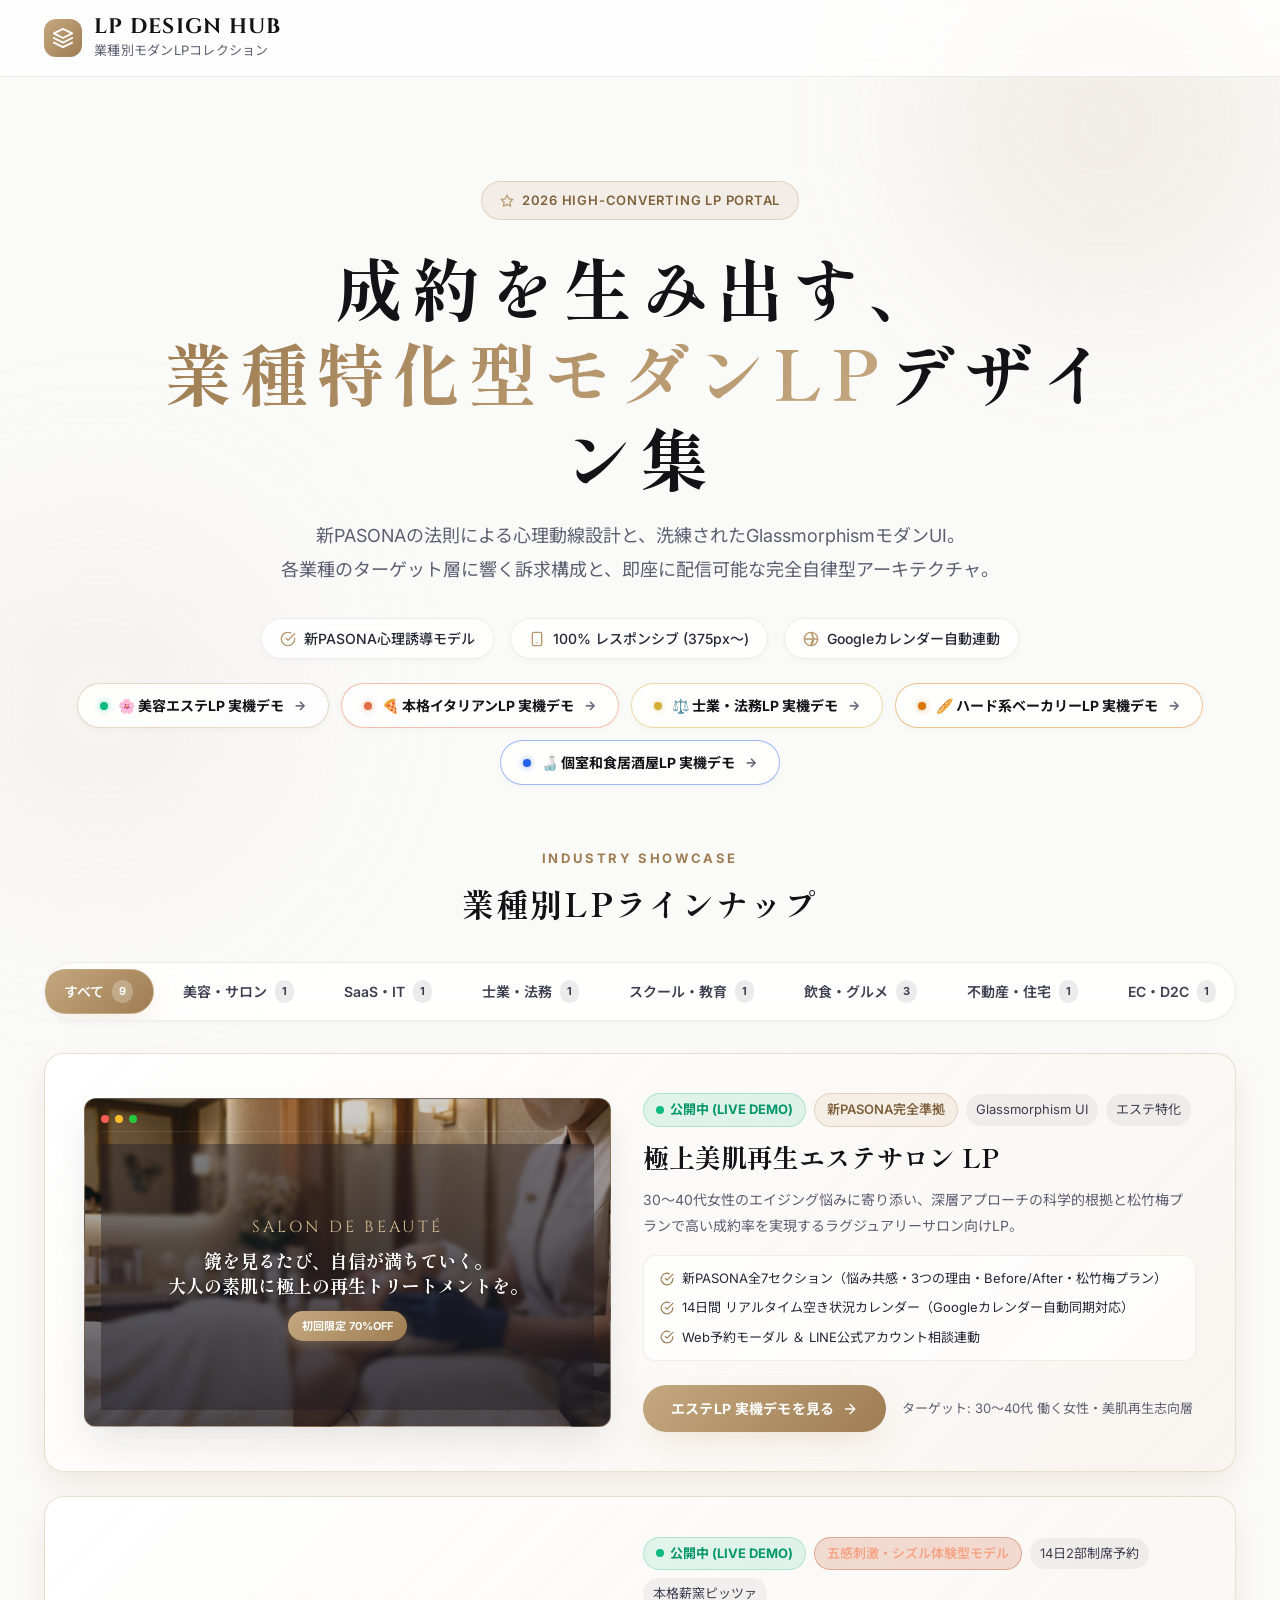
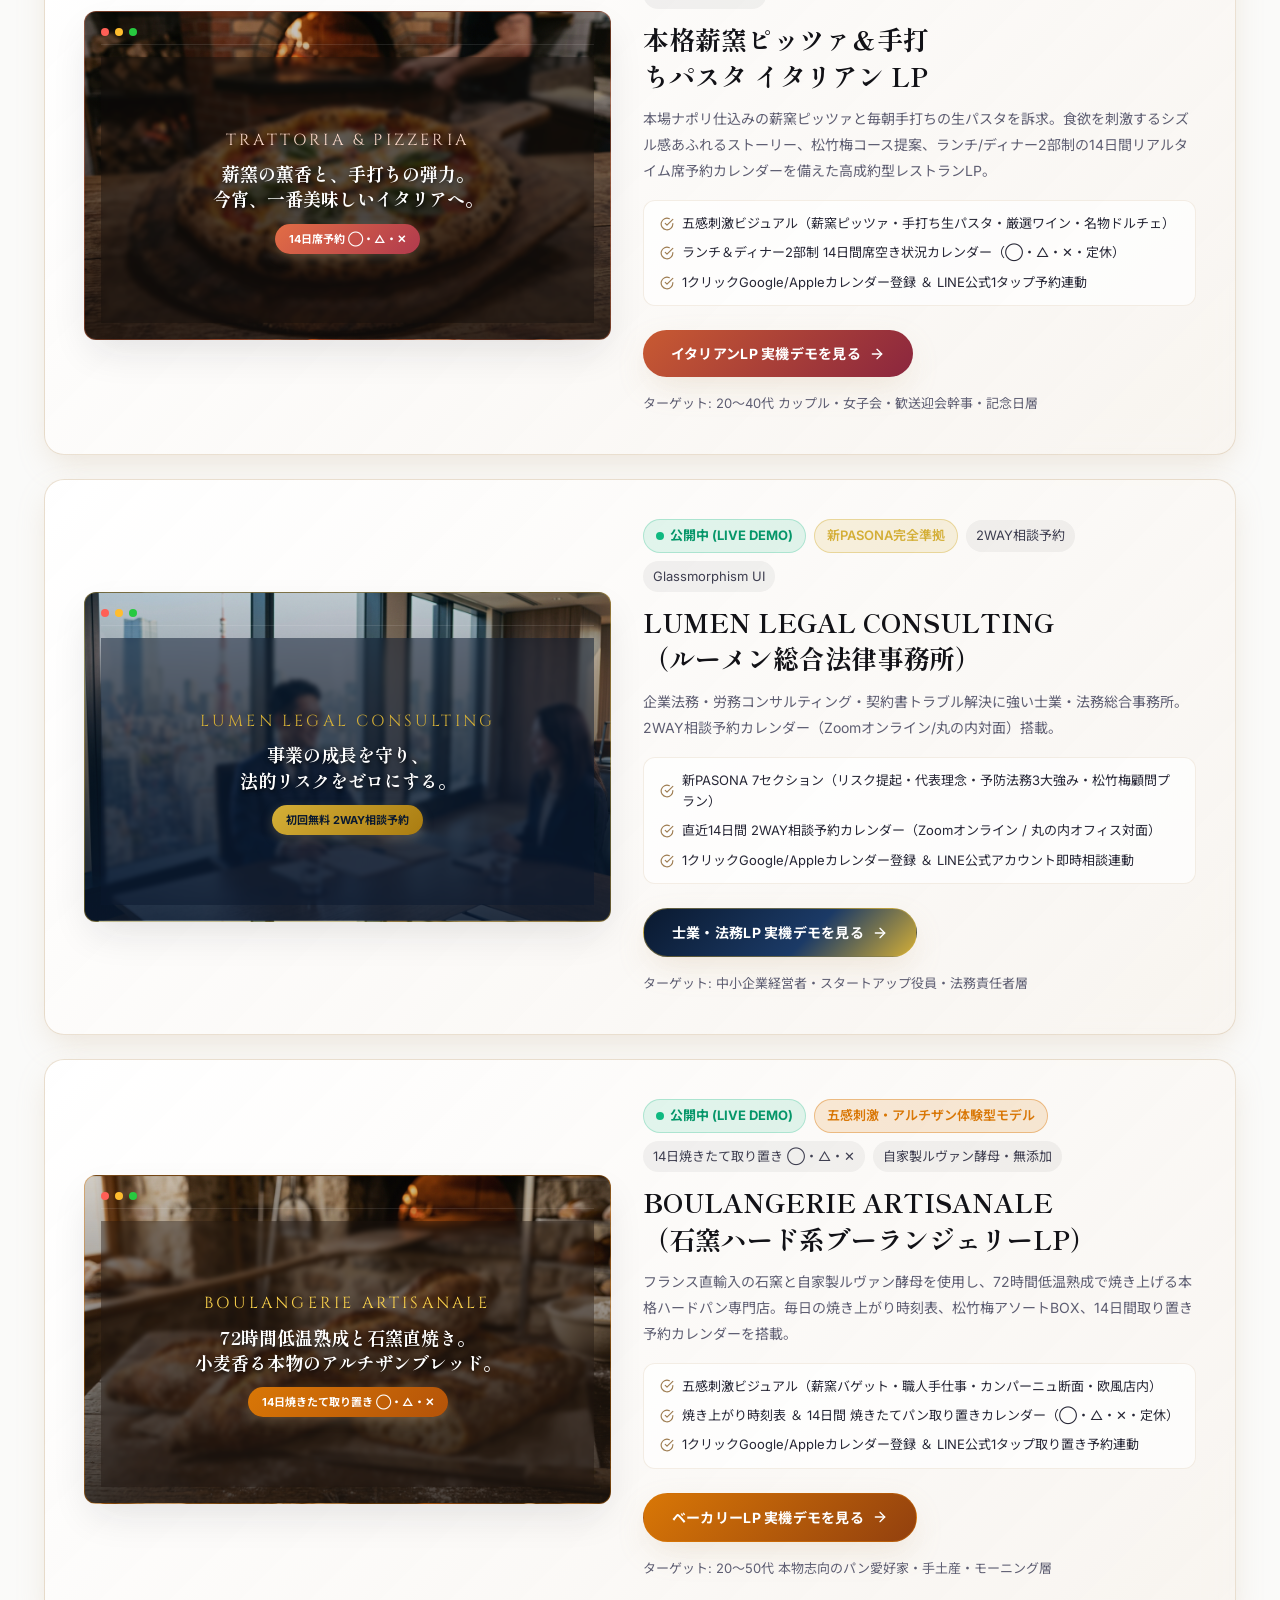
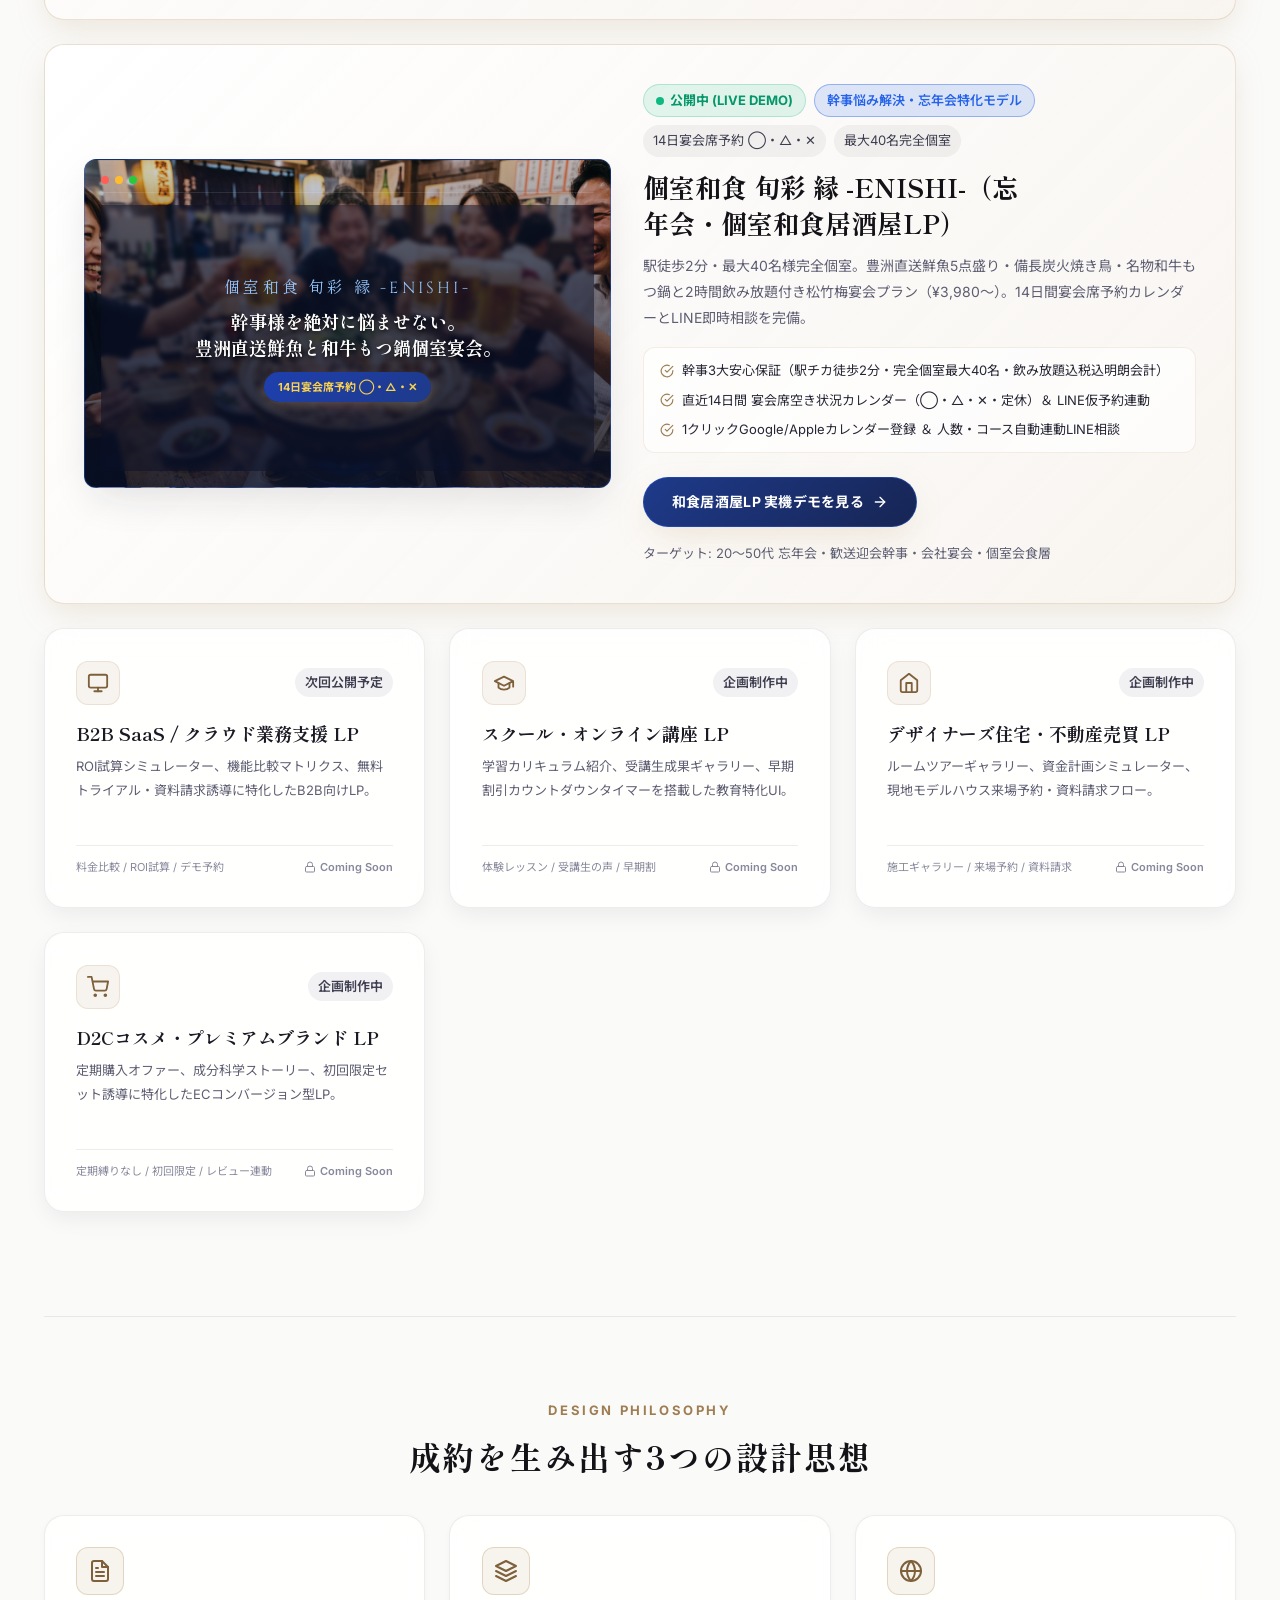
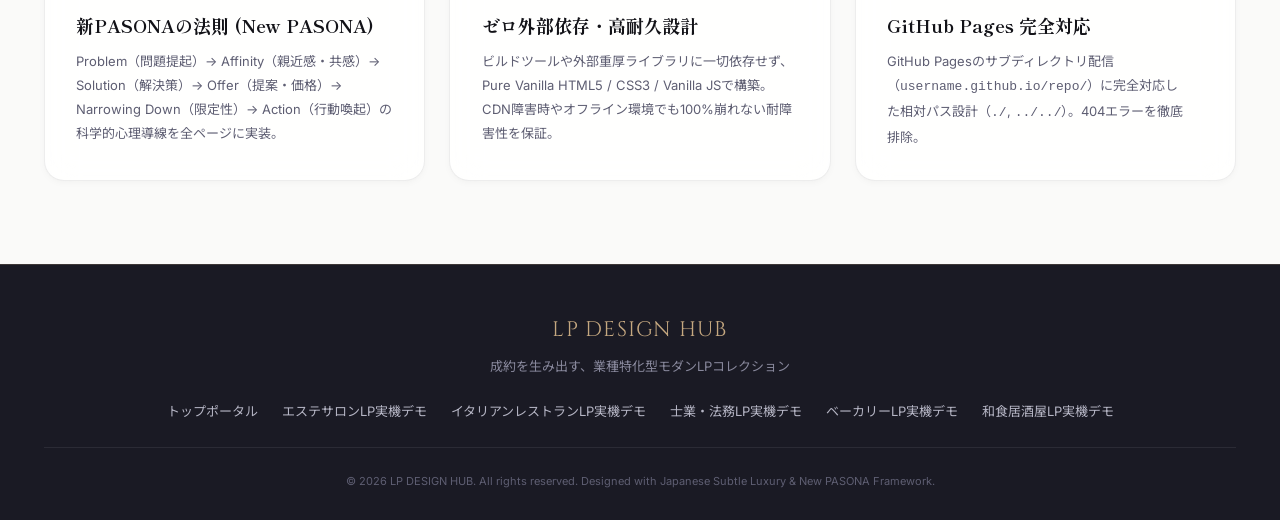
<file: index.html>
<!DOCTYPE html>
<html lang="ja">
<head>
  <meta charset="UTF-8">
  <meta name="viewport" content="width=device-width, initial-scale=1.0">
  <title>LPデザインハブ | 業種別モダンランディングページ集</title>
  <meta name="description" content="成約を生み出す業種特化型モダンLPデザイン集。新PASONAの法則とGlassmorphismモダンUIに基づくエステサロン・SaaS・士業等向けランディングページコレクション。">
  
  <!-- Open Graph / OGP Tags -->
  <meta property="og:type" content="website">
  <meta property="og:title" content="LPデザインハブ | 業種別モダンランディングページ集">
  <meta property="og:description" content="成約を生み出す業種特化型モダンLPデザイン集。新PASONAの法則とGlassmorphismモダンUIに基づく高品質ランディングページコレクション。">
  <meta property="og:site_name" content="LP DESIGN HUB">

  <!-- Google Fonts (Shippori Mincho, Cinzel, Inter, Noto Sans JP) with swap fallback -->
  <link rel="preconnect" href="https://fonts.googleapis.com">
  <link rel="preconnect" href="https://fonts.gstatic.com" crossorigin>
  <link href="https://fonts.googleapis.com/css2?family=Cinzel:wght@500;700&family=Inter:wght@400;500;600;700&family=Noto+Sans+JP:wght@400;500;700&family=Shippori+Mincho:wght@500;700&display=swap" rel="stylesheet">

  <!-- Stylesheets (Strict Relative Paths) -->
  <link rel="stylesheet" href="./css/reset.css">
  <link rel="stylesheet" href="./css/tokens.css">
  <link rel="stylesheet" href="./css/portal.css">
</head>
<body>
  <!-- Ambient Background Luxury Glow -->
  <div class="ambient-glow-1" aria-hidden="true"></div>
  <div class="ambient-glow-2" aria-hidden="true"></div>

  <!-- Header -->
  <header class="portal-header">
    <div class="portal-container header-inner">
      <a href="./index.html" class="brand-wrapper" aria-label="LP DESIGN HUB トップへ">
        <div class="brand-icon" aria-hidden="true">
          <svg xmlns="http://www.w3.org/2000/svg" viewBox="0 0 24 24" fill="none" stroke="currentColor" stroke-width="2" stroke-linecap="round" stroke-linejoin="round">
            <polygon points="12 2 2 7 12 12 22 7 12 2"></polygon>
            <polyline points="2 17 12 22 22 17"></polyline>
            <polyline points="2 12 12 17 22 12"></polyline>
          </svg>
        </div>
        <div class="brand-text-group">
          <span class="brand-title">LP DESIGN HUB</span>
          <span class="brand-subtitle">業種別モダンLPコレクション</span>
        </div>
      </a>
    </div>
  </header>

  <!-- Main Content -->
  <main class="portal-main">
    <div class="portal-container">

      <!-- Hero Section -->
      <section class="portal-hero" aria-labelledby="hero-title">
        <div class="hero-pill-badge">
          <svg xmlns="http://www.w3.org/2000/svg" viewBox="0 0 24 24" fill="none" stroke="currentColor" stroke-width="2" stroke-linecap="round" stroke-linejoin="round" aria-hidden="true">
            <polygon points="12 2 15.09 8.26 22 9.27 17 14.14 18.18 21.02 12 17.77 5.82 21.02 7 14.14 2 9.27 8.91 8.26 12 2"></polygon>
          </svg>
          <span>2026 HIGH-CONVERTING LP PORTAL</span>
        </div>
        <h1 id="hero-title" class="hero-title">
          成約を生み出す、<br>
          <span class="title-accent">業種特化型モダンLP</span>デザイン集
        </h1>
        <p class="hero-description">
          新PASONAの法則による心理動線設計と、洗練されたGlassmorphismモダンUI。<br>
          各業種のターゲット層に響く訴求構成と、即座に配信可能な完全自律型アーキテクチャ。
        </p>
        <div class="hero-metrics-bar">
          <div class="metric-item">
            <svg xmlns="http://www.w3.org/2000/svg" viewBox="0 0 24 24" fill="none" stroke="currentColor" stroke-width="2" stroke-linecap="round" stroke-linejoin="round" aria-hidden="true">
              <path d="M22 11.08V12a10 10 0 1 1-5.93-9.14"></path>
              <polyline points="22 4 12 14.01 9 11.01"></polyline>
            </svg>
            <span>新PASONA心理誘導モデル</span>
          </div>
          <div class="metric-item">
            <svg xmlns="http://www.w3.org/2000/svg" viewBox="0 0 24 24" fill="none" stroke="currentColor" stroke-width="2" stroke-linecap="round" stroke-linejoin="round" aria-hidden="true">
              <rect x="5" y="2" width="14" height="20" rx="2" ry="2"></rect>
              <line x1="12" y1="18" x2="12.01" y2="18"></line>
            </svg>
            <span>100% レスポンシブ (375px〜)</span>
          </div>
          <div class="metric-item">
            <svg xmlns="http://www.w3.org/2000/svg" viewBox="0 0 24 24" fill="none" stroke="currentColor" stroke-width="2" stroke-linecap="round" stroke-linejoin="round" aria-hidden="true">
              <circle cx="12" cy="12" r="10"></circle>
              <line x1="2" y1="12" x2="22" y2="12"></line>
              <path d="M12 2a15.3 15.3 0 0 1 4 10 15.3 15.3 0 0 1-4 10 15.3 15.3 0 0 1 4-10z"></path>
            </svg>
            <span>Googleカレンダー自動連動</span>
          </div>
        </div>

        <!-- Live Demos Quick Action (High-Contrast Buttons) -->
        <div class="hero-quick-demos">
          <a href="./samples/aesthetic/index.html" class="quick-demo-pill pill-aesthetic" id="hero-quick-aesthetic">
            <span class="pill-dot aesthetic"></span>
            <span>🌸 美容エステLP 実機デモ</span>
            <span class="pill-arrow">→</span>
          </a>
          <a href="./samples/italian/index.html" class="quick-demo-pill pill-italian" id="hero-quick-italian">
            <span class="pill-dot italian"></span>
            <span>🍕 本格イタリアンLP 実機デモ</span>
            <span class="pill-arrow">→</span>
          </a>
          <a href="./samples/legal/index.html" class="quick-demo-pill pill-legal" id="hero-quick-legal">
            <span class="pill-dot legal"></span>
            <span>⚖️ 士業・法務LP 実機デモ</span>
            <span class="pill-arrow">→</span>
          </a>
          <a href="./samples/bakery/index.html" class="quick-demo-pill pill-bakery" id="hero-quick-bakery">
            <span class="pill-dot bakery"></span>
            <span>🥖 ハード系ベーカリーLP 実機デモ</span>
            <span class="pill-arrow">→</span>
          </a>
          <a href="./samples/washoku/index.html" class="quick-demo-pill pill-washoku" id="hero-quick-washoku">
            <span class="pill-dot washoku"></span>
            <span>🍶 個室和食居酒屋LP 実機デモ</span>
            <span class="pill-arrow">→</span>
          </a>
        </div>
      </section>

      <!-- Genre Showcase Section -->
      <section class="portal-showcase" id="showcase" aria-labelledby="showcase-title">
        <div class="section-header">
          <p class="section-eyebrow">INDUSTRY SHOWCASE</p>
          <h2 id="showcase-title" class="section-title">業種別LPラインナップ</h2>
        </div>

        <!-- Filter Tab Navigation -->
        <div class="filter-section-wrapper">
          <div class="filter-tabs-container" role="tablist" aria-label="業種別LPフィルター">
            <button type="button" class="filter-tab-btn is-active" data-filter-tab="all" role="tab" aria-selected="true" aria-controls="showcase-grid" id="tab-all">
              <span>すべて</span>
              <span class="tab-count-badge">9</span>
            </button>
            <button type="button" class="filter-tab-btn" data-filter-tab="beauty" role="tab" aria-selected="false" aria-controls="showcase-grid" id="tab-beauty" tabindex="-1">
              <span>美容・サロン</span>
              <span class="tab-count-badge">1</span>
            </button>
            <button type="button" class="filter-tab-btn" data-filter-tab="saas" role="tab" aria-selected="false" aria-controls="showcase-grid" id="tab-saas" tabindex="-1">
              <span>SaaS・IT</span>
              <span class="tab-count-badge">1</span>
            </button>
            <button type="button" class="filter-tab-btn" data-filter-tab="pro" role="tab" aria-selected="false" aria-controls="showcase-grid" id="tab-pro" tabindex="-1">
              <span>士業・法務</span>
              <span class="tab-count-badge">1</span>
            </button>
            <button type="button" class="filter-tab-btn" data-filter-tab="edu" role="tab" aria-selected="false" aria-controls="showcase-grid" id="tab-edu" tabindex="-1">
              <span>スクール・教育</span>
              <span class="tab-count-badge">1</span>
            </button>
            <button type="button" class="filter-tab-btn" data-filter-tab="dining" role="tab" aria-selected="false" aria-controls="showcase-grid" id="tab-dining" tabindex="-1">
              <span>飲食・グルメ</span>
              <span class="tab-count-badge">3</span>
            </button>
            <button type="button" class="filter-tab-btn" data-filter-tab="realestate" role="tab" aria-selected="false" aria-controls="showcase-grid" id="tab-realestate" tabindex="-1">
              <span>不動産・住宅</span>
              <span class="tab-count-badge">1</span>
            </button>
            <button type="button" class="filter-tab-btn" data-filter-tab="ec" role="tab" aria-selected="false" aria-controls="showcase-grid" id="tab-ec" tabindex="-1">
              <span>EC・D2C</span>
              <span class="tab-count-badge">1</span>
            </button>
          </div>
        </div>

        <!-- Cards Bento Grid -->
        <div class="showcase-grid" id="showcase-grid" role="region" aria-live="polite">

          <!-- ★ FEATURED CARD 1 (Aesthetic Salon LP) -->
          <article class="lp-card featured" data-category="beauty" id="card-aesthetic">
            <div class="featured-preview-col">
              <div class="featured-visual-mock" style="background: linear-gradient(180deg, rgba(26,26,36,0.2) 0%, rgba(26,26,36,0.75) 100%), url(./samples/aesthetic/assets/images/hero_facial.jpg); background-size: cover; background-position: center;" aria-hidden="true">
                <div class="mock-window-header">
                  <span class="mock-dot red"></span>
                  <span class="mock-dot yellow"></span>
                  <span class="mock-dot green"></span>
                </div>
                <div class="mock-content" style="background: rgba(26, 26, 36, 0.4); backdrop-filter: blur(2px);">
                  <span class="mock-salon-logo">SALON DE BEAUTÉ</span>
                  <p class="mock-headline" style="color: #FFFFFF; text-shadow: 0 2px 4px rgba(0,0,0,0.6);">鏡を見るたび、自信が満ちていく。<br>大人の素肌に極上の再生トリートメントを。</p>
                  <span class="mock-cta-preview">初回限定 70%OFF</span>
                </div>
              </div>
            </div>
            <div class="featured-info-col">
              <div>
                <div class="featured-badges-group">
                  <span class="badge-live">
                    <span class="status-dot" aria-hidden="true"></span>
                    <span>公開中 (LIVE DEMO)</span>
                  </span>
                  <span class="badge-pasona">新PASONA完全準拠</span>
                  <span class="badge-tag">Glassmorphism UI</span>
                  <span class="badge-tag">エステ特化</span>
                </div>
                <h3 class="featured-title">極上美肌再生エステサロン LP</h3>
                <p class="featured-desc">
                  30〜40代女性のエイジング悩みに寄り添い、深層アプローチの科学的根拠と松竹梅プランで高い成約率を実現するラグジュアリーサロン向けLP。
                </p>
                <div class="featured-highlights-list">
                  <div class="highlight-item">
                    <svg xmlns="http://www.w3.org/2000/svg" viewBox="0 0 24 24" fill="none" stroke="currentColor" stroke-width="2" stroke-linecap="round" stroke-linejoin="round" aria-hidden="true">
                      <path d="M22 11.08V12a10 10 0 1 1-5.93-9.14"></path>
                      <polyline points="22 4 12 14.01 9 11.01"></polyline>
                    </svg>
                    <span>新PASONA全7セクション（悩み共感・3つの理由・Before/After・松竹梅プラン）</span>
                  </div>
                  <div class="highlight-item">
                    <svg xmlns="http://www.w3.org/2000/svg" viewBox="0 0 24 24" fill="none" stroke="currentColor" stroke-width="2" stroke-linecap="round" stroke-linejoin="round" aria-hidden="true">
                      <path d="M22 11.08V12a10 10 0 1 1-5.93-9.14"></path>
                      <polyline points="22 4 12 14.01 9 11.01"></polyline>
                    </svg>
                    <span>14日間 リアルタイム空き状況カレンダー（Googleカレンダー自動同期対応）</span>
                  </div>
                  <div class="highlight-item">
                    <svg xmlns="http://www.w3.org/2000/svg" viewBox="0 0 24 24" fill="none" stroke="currentColor" stroke-width="2" stroke-linecap="round" stroke-linejoin="round" aria-hidden="true">
                      <path d="M22 11.08V12a10 10 0 1 1-5.93-9.14"></path>
                      <polyline points="22 4 12 14.01 9 11.01"></polyline>
                    </svg>
                    <span>Web予約モーダル ＆ LINE公式アカウント相談連動</span>
                  </div>
                </div>
              </div>
              <div class="featured-actions">
                <a href="./samples/aesthetic/index.html" class="btn-primary-demo" id="link-aesthetic-demo">
                  <span>エステLP 実機デモを見る</span>
                  <svg xmlns="http://www.w3.org/2000/svg" viewBox="0 0 24 24" fill="none" stroke="currentColor" stroke-width="2" stroke-linecap="round" stroke-linejoin="round" aria-hidden="true">
                    <line x1="5" y1="12" x2="19" y2="12"></line>
                    <polyline points="12 5 19 12 12 19"></polyline>
                  </svg>
                </a>
                <span class="target-audience-text">ターゲット: 30〜40代 働く女性・美肌再生志向層</span>
              </div>
            </div>
          </article>

          <!-- ★ FEATURED CARD 2 (Italian Restaurant LP) -->
          <article class="lp-card featured" data-category="dining" id="card-italian">
            <div class="featured-preview-col">
              <div class="featured-visual-mock" style="background: linear-gradient(180deg, rgba(18,13,12,0.2) 0%, rgba(18,13,12,0.8) 100%), url(./samples/italian/assets/images/pizza_margherita.jpg); background-size: cover; background-position: center; border-color: rgba(226, 109, 69, 0.4);" aria-hidden="true">
                <div class="mock-window-header">
                  <span class="mock-dot red"></span>
                  <span class="mock-dot yellow"></span>
                  <span class="mock-dot green"></span>
                </div>
                <div class="mock-content" style="background: rgba(18, 13, 12, 0.4); backdrop-filter: blur(2px);">
                  <span class="mock-salon-logo" style="color: #F8D7C9;">TRATTORIA &amp; PIZZERIA</span>
                  <p class="mock-headline" style="color: #FFFFFF; text-shadow: 0 2px 4px rgba(0,0,0,0.7);">薪窯の薫香と、手打ちの弾力。<br>今宵、一番美味しいイタリアへ。</p>
                  <span class="mock-cta-preview" style="background: linear-gradient(135deg, #E26D45, #B03A4D);">14日席予約 ◯・△・✕</span>
                </div>
              </div>
            </div>
            <div class="featured-info-col">
              <div>
                <div class="featured-badges-group">
                  <span class="badge-live">
                    <span class="status-dot" aria-hidden="true"></span>
                    <span>公開中 (LIVE DEMO)</span>
                  </span>
                  <span class="badge-pasona" style="background: rgba(200,90,50,0.2); color: #F5A384; border-color: rgba(200,90,50,0.4);">五感刺激・シズル体験型モデル</span>
                  <span class="badge-tag">14日2部制席予約</span>
                  <span class="badge-tag">本格薪窯ピッツァ</span>
                </div>
                <h3 class="featured-title">本格薪窯ピッツァ＆手打ちパスタ イタリアン LP</h3>
                <p class="featured-desc">
                  本場ナポリ仕込みの薪窯ピッツァと毎朝手打ちの生パスタを訴求。食欲を刺激するシズル感あふれるストーリー、松竹梅コース提案、ランチ/ディナー2部制の14日間リアルタイム席予約カレンダーを備えた高成約型レストランLP。
                </p>
                <div class="featured-highlights-list">
                  <div class="highlight-item">
                    <svg xmlns="http://www.w3.org/2000/svg" viewBox="0 0 24 24" fill="none" stroke="currentColor" stroke-width="2" stroke-linecap="round" stroke-linejoin="round" aria-hidden="true">
                      <path d="M22 11.08V12a10 10 0 1 1-5.93-9.14"></path>
                      <polyline points="22 4 12 14.01 9 11.01"></polyline>
                    </svg>
                    <span>五感刺激ビジュアル（薪窯ピッツァ・手打ち生パスタ・厳選ワイン・名物ドルチェ）</span>
                  </div>
                  <div class="highlight-item">
                    <svg xmlns="http://www.w3.org/2000/svg" viewBox="0 0 24 24" fill="none" stroke="currentColor" stroke-width="2" stroke-linecap="round" stroke-linejoin="round" aria-hidden="true">
                      <path d="M22 11.08V12a10 10 0 1 1-5.93-9.14"></path>
                      <polyline points="22 4 12 14.01 9 11.01"></polyline>
                    </svg>
                    <span>ランチ＆ディナー2部制 14日間席空き状況カレンダー（◯・△・✕・定休）</span>
                  </div>
                  <div class="highlight-item">
                    <svg xmlns="http://www.w3.org/2000/svg" viewBox="0 0 24 24" fill="none" stroke="currentColor" stroke-width="2" stroke-linecap="round" stroke-linejoin="round" aria-hidden="true">
                      <path d="M22 11.08V12a10 10 0 1 1-5.93-9.14"></path>
                      <polyline points="22 4 12 14.01 9 11.01"></polyline>
                    </svg>
                    <span>1クリックGoogle/Appleカレンダー登録 ＆ LINE公式1タップ予約連動</span>
                  </div>
                </div>
              </div>
              <div class="featured-actions">
                <a href="./samples/italian/index.html" class="btn-primary-demo" id="link-italian-demo" style="background: linear-gradient(135deg, #C85A32 0%, #8B263E 100%);">
                  <span>イタリアンLP 実機デモを見る</span>
                  <svg xmlns="http://www.w3.org/2000/svg" viewBox="0 0 24 24" fill="none" stroke="currentColor" stroke-width="2" stroke-linecap="round" stroke-linejoin="round" aria-hidden="true">
                    <line x1="5" y1="12" x2="19" y2="12"></line>
                    <polyline points="12 5 19 12 12 19"></polyline>
                  </svg>
                </a>
                <span class="target-audience-text">ターゲット: 20〜40代 カップル・女子会・歓送迎会幹事・記念日層</span>
              </div>
            </div>
          </article>

          <!-- ★ FEATURED CARD 3 (Legal Consulting LP) -->
          <article class="lp-card featured" data-category="pro" id="card-legal">
            <div class="featured-preview-col">
              <div class="featured-visual-mock" style="background: linear-gradient(180deg, rgba(10,25,47,0.2) 0%, rgba(10,25,47,0.85) 100%), url(./samples/legal/assets/images/hero_consultation.jpg); background-size: cover; background-position: center; border-color: rgba(212, 175, 55, 0.4);" aria-hidden="true">
                <div class="mock-window-header">
                  <span class="mock-dot red"></span>
                  <span class="mock-dot yellow"></span>
                  <span class="mock-dot green"></span>
                </div>
                <div class="mock-content" style="background: rgba(10, 25, 47, 0.5); backdrop-filter: blur(2px);">
                  <span class="mock-salon-logo" style="color: #D4AF37;">LUMEN LEGAL CONSULTING</span>
                  <p class="mock-headline" style="color: #FFFFFF; text-shadow: 0 2px 4px rgba(0,0,0,0.8);">事業の成長を守り、<br>法的リスクをゼロにする。</p>
                  <span class="mock-cta-preview" style="background: linear-gradient(135deg, #D4AF37, #AA7C11); color: #0A192F;">初回無料 2WAY相談予約</span>
                </div>
              </div>
            </div>
            <div class="featured-info-col">
              <div>
                <div class="featured-badges-group">
                  <span class="badge-live">
                    <span class="status-dot" aria-hidden="true"></span>
                    <span>公開中 (LIVE DEMO)</span>
                  </span>
                  <span class="badge-pasona" style="background: rgba(212,175,55,0.15); color: #D4AF37; border-color: rgba(212,175,55,0.4);">新PASONA完全準拠</span>
                  <span class="badge-tag">2WAY相談予約</span>
                  <span class="badge-tag">Glassmorphism UI</span>
                </div>
                <h3 class="featured-title">LUMEN LEGAL CONSULTING（ルーメン総合法律事務所）</h3>
                <p class="featured-desc">
                  企業法務・労務コンサルティング・契約書トラブル解決に強い士業・法務総合事務所。2WAY相談予約カレンダー（Zoomオンライン/丸の内対面）搭載。
                </p>
                <div class="featured-highlights-list">
                  <div class="highlight-item">
                    <svg xmlns="http://www.w3.org/2000/svg" viewBox="0 0 24 24" fill="none" stroke="currentColor" stroke-width="2" stroke-linecap="round" stroke-linejoin="round" aria-hidden="true">
                      <path d="M22 11.08V12a10 10 0 1 1-5.93-9.14"></path>
                      <polyline points="22 4 12 14.01 9 11.01"></polyline>
                    </svg>
                    <span>新PASONA 7セクション（リスク提起・代表理念・予防法務3大強み・松竹梅顧問プラン）</span>
                  </div>
                  <div class="highlight-item">
                    <svg xmlns="http://www.w3.org/2000/svg" viewBox="0 0 24 24" fill="none" stroke="currentColor" stroke-width="2" stroke-linecap="round" stroke-linejoin="round" aria-hidden="true">
                      <path d="M22 11.08V12a10 10 0 1 1-5.93-9.14"></path>
                      <polyline points="22 4 12 14.01 9 11.01"></polyline>
                    </svg>
                    <span>直近14日間 2WAY相談予約カレンダー（Zoomオンライン / 丸の内オフィス対面）</span>
                  </div>
                  <div class="highlight-item">
                    <svg xmlns="http://www.w3.org/2000/svg" viewBox="0 0 24 24" fill="none" stroke="currentColor" stroke-width="2" stroke-linecap="round" stroke-linejoin="round" aria-hidden="true">
                      <path d="M22 11.08V12a10 10 0 1 1-5.93-9.14"></path>
                      <polyline points="22 4 12 14.01 9 11.01"></polyline>
                    </svg>
                    <span>1クリックGoogle/Appleカレンダー登録 ＆ LINE公式アカウント即時相談連動</span>
                  </div>
                </div>
              </div>
              <div class="featured-actions">
                <a href="./samples/legal/index.html" class="btn-primary-demo" id="link-legal-demo" style="background: linear-gradient(135deg, #0A192F 0%, #1B3A66 60%, #D4AF37 100%); border: 1px solid rgba(212, 175, 55, 0.4);">
                  <span>士業・法務LP 実機デモを見る</span>
                  <svg xmlns="http://www.w3.org/2000/svg" viewBox="0 0 24 24" fill="none" stroke="currentColor" stroke-width="2" stroke-linecap="round" stroke-linejoin="round" aria-hidden="true">
                    <line x1="5" y1="12" x2="19" y2="12"></line>
                    <polyline points="12 5 19 12 12 19"></polyline>
                  </svg>
                </a>
                <span class="target-audience-text">ターゲット: 中小企業経営者・スタートアップ役員・法務責任者層</span>
              </div>
            </div>
          </article>

          <!-- ★ FEATURED CARD 4 (Artisan Bakery LP) -->
          <article class="lp-card featured" data-category="dining" id="card-bakery">
            <div class="featured-preview-col">
              <div class="featured-visual-mock" style="background: linear-gradient(180deg, rgba(30,22,16,0.2) 0%, rgba(30,22,16,0.8) 100%), url(./samples/bakery/assets/images/hero_baguette.jpg); background-size: cover; background-position: center; border-color: rgba(217, 119, 6, 0.4);" aria-hidden="true">
                <div class="mock-window-header">
                  <span class="mock-dot red"></span>
                  <span class="mock-dot yellow"></span>
                  <span class="mock-dot green"></span>
                </div>
                <div class="mock-content" style="background: rgba(30, 22, 16, 0.4); backdrop-filter: blur(2px);">
                  <span class="mock-salon-logo" style="color: #FCD34D;">BOULANGERIE ARTISANALE</span>
                  <p class="mock-headline" style="color: #FFFFFF; text-shadow: 0 2px 4px rgba(0,0,0,0.8);">72時間低温熟成と石窯直焼き。<br>小麦香る本物のアルチザンブレッド。</p>
                  <span class="mock-cta-preview" style="background: linear-gradient(135deg, #D97706, #B45309);">14日焼きたて取り置き ◯・△・✕</span>
                </div>
              </div>
            </div>
            <div class="featured-info-col">
              <div>
                <div class="featured-badges-group">
                  <span class="badge-live">
                    <span class="status-dot" aria-hidden="true"></span>
                    <span>公開中 (LIVE DEMO)</span>
                  </span>
                  <span class="badge-pasona" style="background: rgba(217,119,6,0.15); color: #D97706; border-color: rgba(217,119,6,0.4);">五感刺激・アルチザン体験型モデル</span>
                  <span class="badge-tag">14日焼きたて取り置き ◯・△・✕</span>
                  <span class="badge-tag">自家製ルヴァン酵母・無添加</span>
                </div>
                <h3 class="featured-title">BOULANGERIE ARTISANALE（石窯ハード系ブーランジェリーLP）</h3>
                <p class="featured-desc">
                  フランス直輸入の石窯と自家製ルヴァン酵母を使用し、72時間低温熟成で焼き上げる本格ハードパン専門店。毎日の焼き上がり時刻表、松竹梅アソートBOX、14日間取り置き予約カレンダーを搭載。
                </p>
                <div class="featured-highlights-list">
                  <div class="highlight-item">
                    <svg xmlns="http://www.w3.org/2000/svg" viewBox="0 0 24 24" fill="none" stroke="currentColor" stroke-width="2" stroke-linecap="round" stroke-linejoin="round" aria-hidden="true">
                      <path d="M22 11.08V12a10 10 0 1 1-5.93-9.14"></path>
                      <polyline points="22 4 12 14.01 9 11.01"></polyline>
                    </svg>
                    <span>五感刺激ビジュアル（薪窯バゲット・職人手仕事・カンパーニュ断面・欧風店内）</span>
                  </div>
                  <div class="highlight-item">
                    <svg xmlns="http://www.w3.org/2000/svg" viewBox="0 0 24 24" fill="none" stroke="currentColor" stroke-width="2" stroke-linecap="round" stroke-linejoin="round" aria-hidden="true">
                      <path d="M22 11.08V12a10 10 0 1 1-5.93-9.14"></path>
                      <polyline points="22 4 12 14.01 9 11.01"></polyline>
                    </svg>
                    <span>焼き上がり時刻表 ＆ 14日間 焼きたてパン取り置きカレンダー（◯・△・✕・定休）</span>
                  </div>
                  <div class="highlight-item">
                    <svg xmlns="http://www.w3.org/2000/svg" viewBox="0 0 24 24" fill="none" stroke="currentColor" stroke-width="2" stroke-linecap="round" stroke-linejoin="round" aria-hidden="true">
                      <path d="M22 11.08V12a10 10 0 1 1-5.93-9.14"></path>
                      <polyline points="22 4 12 14.01 9 11.01"></polyline>
                    </svg>
                    <span>1クリックGoogle/Appleカレンダー登録 ＆ LINE公式1タップ取り置き予約連動</span>
                  </div>
                </div>
              </div>
              <div class="featured-actions">
                <a href="./samples/bakery/index.html" class="btn-primary-demo" id="link-bakery-demo" style="background: linear-gradient(135deg, #D97706 0%, #92400E 100%); border: 1px solid rgba(217, 119, 6, 0.4);">
                  <span>ベーカリーLP 実機デモを見る</span>
                  <svg xmlns="http://www.w3.org/2000/svg" viewBox="0 0 24 24" fill="none" stroke="currentColor" stroke-width="2" stroke-linecap="round" stroke-linejoin="round" aria-hidden="true">
                    <line x1="5" y1="12" x2="19" y2="12"></line>
                    <polyline points="12 5 19 12 12 19"></polyline>
                  </svg>
                </a>
                <span class="target-audience-text">ターゲット: 20〜50代 本物志向のパン愛好家・手土産・モーニング層</span>
              </div>
            </div>
          </article>

          <!-- ★ FEATURED CARD 5 (Washoku Izakaya LP) -->
          <article class="lp-card featured" data-category="dining" id="card-washoku">
            <div class="featured-preview-col">
              <div class="featured-visual-mock" style="background: linear-gradient(180deg, rgba(10,17,40,0.2) 0%, rgba(10,17,40,0.85) 100%), url(./samples/washoku/assets/images/hero_banquet_nabe.jpg); background-size: cover; background-position: center; border-color: rgba(37, 99, 235, 0.4);" aria-hidden="true">
                <div class="mock-window-header">
                  <span class="mock-dot red"></span>
                  <span class="mock-dot yellow"></span>
                  <span class="mock-dot green"></span>
                </div>
                <div class="mock-content" style="background: rgba(10, 17, 40, 0.5); backdrop-filter: blur(2px);">
                  <span class="mock-salon-logo" style="color: #93C5FD;">個室和食 旬彩 縁 -ENISHI-</span>
                  <p class="mock-headline" style="color: #FFFFFF; text-shadow: 0 2px 4px rgba(0,0,0,0.8);">幹事様を絶対に悩ませない。<br>豊洲直送鮮魚と和牛もつ鍋個室宴会。</p>
                  <span class="mock-cta-preview" style="background: linear-gradient(135deg, #1E40AF, #1E3A8A); color: #FCD34D;">14日宴会席予約 ◯・△・✕</span>
                </div>
              </div>
            </div>
            <div class="featured-info-col">
              <div>
                <div class="featured-badges-group">
                  <span class="badge-live">
                    <span class="status-dot" aria-hidden="true"></span>
                    <span>公開中 (LIVE DEMO)</span>
                  </span>
                  <span class="badge-pasona" style="background: rgba(37,99,235,0.15); color: #2563EB; border-color: rgba(37,99,235,0.4);">幹事悩み解決・忘年会特化モデル</span>
                  <span class="badge-tag">14日宴会席予約 ◯・△・✕</span>
                  <span class="badge-tag">最大40名完全個室</span>
                </div>
                <h3 class="featured-title">個室和食 旬彩 縁 -ENISHI-（忘年会・個室和食居酒屋LP）</h3>
                <p class="featured-desc">
                  駅徒歩2分・最大40名様完全個室。豊洲直送鮮魚5点盛り・備長炭火焼き鳥・名物和牛もつ鍋と2時間飲み放題付き松竹梅宴会プラン（¥3,980〜）。14日間宴会席予約カレンダーとLINE即時相談を完備。
                </p>
                <div class="featured-highlights-list">
                  <div class="highlight-item">
                    <svg xmlns="http://www.w3.org/2000/svg" viewBox="0 0 24 24" fill="none" stroke="currentColor" stroke-width="2" stroke-linecap="round" stroke-linejoin="round" aria-hidden="true">
                      <path d="M22 11.08V12a10 10 0 1 1-5.93-9.14"></path>
                      <polyline points="22 4 12 14.01 9 11.01"></polyline>
                    </svg>
                    <span>幹事3大安心保証（駅チカ徒歩2分・完全個室最大40名・飲み放題込税込明朗会計）</span>
                  </div>
                  <div class="highlight-item">
                    <svg xmlns="http://www.w3.org/2000/svg" viewBox="0 0 24 24" fill="none" stroke="currentColor" stroke-width="2" stroke-linecap="round" stroke-linejoin="round" aria-hidden="true">
                      <path d="M22 11.08V12a10 10 0 1 1-5.93-9.14"></path>
                      <polyline points="22 4 12 14.01 9 11.01"></polyline>
                    </svg>
                    <span>直近14日間 宴会席空き状況カレンダー（◯・△・✕・定休）＆ LINE仮予約連動</span>
                  </div>
                  <div class="highlight-item">
                    <svg xmlns="http://www.w3.org/2000/svg" viewBox="0 0 24 24" fill="none" stroke="currentColor" stroke-width="2" stroke-linecap="round" stroke-linejoin="round" aria-hidden="true">
                      <path d="M22 11.08V12a10 10 0 1 1-5.93-9.14"></path>
                      <polyline points="22 4 12 14.01 9 11.01"></polyline>
                    </svg>
                    <span>1クリックGoogle/Appleカレンダー登録 ＆ 人数・コース自動連動LINE相談</span>
                  </div>
                </div>
              </div>
              <div class="featured-actions">
                <a href="./samples/washoku/index.html" class="btn-primary-demo" id="link-washoku-demo" style="background: linear-gradient(135deg, #1E3A8A 0%, #172554 100%); border: 1px solid rgba(37, 99, 235, 0.4);">
                  <span>和食居酒屋LP 実機デモを見る</span>
                  <svg xmlns="http://www.w3.org/2000/svg" viewBox="0 0 24 24" fill="none" stroke="currentColor" stroke-width="2" stroke-linecap="round" stroke-linejoin="round" aria-hidden="true">
                    <line x1="5" y1="12" x2="19" y2="12"></line>
                    <polyline points="12 5 19 12 12 19"></polyline>
                  </svg>
                </a>
                <span class="target-audience-text">ターゲット: 20〜50代 忘年会・歓送迎会幹事・会社宴会・個室会食層</span>
              </div>
            </div>
          </article>

          <!-- 1. SaaS / IT Teaser Card -->
          <article class="lp-card teaser" data-category="saas">
            <div>
              <div class="teaser-card-header">
                <div class="teaser-genre-icon" aria-hidden="true">
                  <svg xmlns="http://www.w3.org/2000/svg" viewBox="0 0 24 24" fill="none" stroke="currentColor" stroke-width="2" stroke-linecap="round" stroke-linejoin="round">
                    <rect x="2" y="3" width="20" height="14" rx="2" ry="2"></rect>
                    <line x1="8" y1="21" x2="16" y2="21"></line>
                    <line x1="12" y1="17" x2="12" y2="21"></line>
                  </svg>
                </div>
                <span class="badge-upcoming">次回公開予定</span>
              </div>
              <h3 class="teaser-title">B2B SaaS / クラウド業務支援 LP</h3>
              <p class="teaser-desc">
                ROI試算シミュレーター、機能比較マトリクス、無料トライアル・資料請求誘導に特化したB2B向けLP。
              </p>
            </div>
            <div class="teaser-footer">
              <span class="planned-tag">料金比較 / ROI試算 / デモ予約</span>
              <span class="teaser-status-lock">
                <svg xmlns="http://www.w3.org/2000/svg" viewBox="0 0 24 24" fill="none" stroke="currentColor" stroke-width="2" stroke-linecap="round" stroke-linejoin="round" aria-hidden="true">
                  <rect x="3" y="11" width="18" height="11" rx="2" ry="2"></rect>
                  <path d="M7 11V7a5 5 0 0 1 10 0v4"></path>
                </svg>
                <span>Coming Soon</span>
              </span>
            </div>
          </article>

          <!-- 3. Education / Academy Teaser Card -->
          <article class="lp-card teaser" data-category="edu">
            <div>
              <div class="teaser-card-header">
                <div class="teaser-genre-icon" aria-hidden="true">
                  <svg xmlns="http://www.w3.org/2000/svg" viewBox="0 0 24 24" fill="none" stroke="currentColor" stroke-width="2" stroke-linecap="round" stroke-linejoin="round">
                    <path d="M22 10v6M2 10l10-5 10 5-10 5z"></path>
                    <path d="M6 12v5c3 3 9 3 12 0v-5"></path>
                  </svg>
                </div>
                <span class="badge-upcoming">企画制作中</span>
              </div>
              <h3 class="teaser-title">スクール・オンライン講座 LP</h3>
              <p class="teaser-desc">
                学習カリキュラム紹介、受講生成果ギャラリー、早期割引カウントダウンタイマーを搭載した教育特化UI。
              </p>
            </div>
            <div class="teaser-footer">
              <span class="planned-tag">体験レッスン / 受講生の声 / 早期割</span>
              <span class="teaser-status-lock">
                <svg xmlns="http://www.w3.org/2000/svg" viewBox="0 0 24 24" fill="none" stroke="currentColor" stroke-width="2" stroke-linecap="round" stroke-linejoin="round" aria-hidden="true">
                  <rect x="3" y="11" width="18" height="11" rx="2" ry="2"></rect>
                  <path d="M7 11V7a5 5 0 0 1 10 0v4"></path>
                </svg>
                <span>Coming Soon</span>
              </span>
            </div>
          </article>

          <!-- 5. Real Estate / Housing Teaser Card -->
          <article class="lp-card teaser" data-category="realestate">
            <div>
              <div class="teaser-card-header">
                <div class="teaser-genre-icon" aria-hidden="true">
                  <svg xmlns="http://www.w3.org/2000/svg" viewBox="0 0 24 24" fill="none" stroke="currentColor" stroke-width="2" stroke-linecap="round" stroke-linejoin="round">
                    <path d="M3 9l9-7 9 7v11a2 2 0 0 1-2 2H5a2 2 0 0 1-2-2z"></path>
                    <polyline points="9 22 9 12 15 12 15 22"></polyline>
                  </svg>
                </div>
                <span class="badge-upcoming">企画制作中</span>
              </div>
              <h3 class="teaser-title">デザイナーズ住宅・不動産売買 LP</h3>
              <p class="teaser-desc">
                ルームツアーギャラリー、資金計画シミュレーター、現地モデルハウス来場予約・資料請求フロー。
              </p>
            </div>
            <div class="teaser-footer">
              <span class="planned-tag">施工ギャラリー / 来場予約 / 資料請求</span>
              <span class="teaser-status-lock">
                <svg xmlns="http://www.w3.org/2000/svg" viewBox="0 0 24 24" fill="none" stroke="currentColor" stroke-width="2" stroke-linecap="round" stroke-linejoin="round" aria-hidden="true">
                  <rect x="3" y="11" width="18" height="11" rx="2" ry="2"></rect>
                  <path d="M7 11V7a5 5 0 0 1 10 0v4"></path>
                </svg>
                <span>Coming Soon</span>
              </span>
            </div>
          </article>

          <!-- 6. EC / D2C Brand Teaser Card -->
          <article class="lp-card teaser" data-category="ec">
            <div>
              <div class="teaser-card-header">
                <div class="teaser-genre-icon" aria-hidden="true">
                  <svg xmlns="http://www.w3.org/2000/svg" viewBox="0 0 24 24" fill="none" stroke="currentColor" stroke-width="2" stroke-linecap="round" stroke-linejoin="round">
                    <circle cx="9" cy="21" r="1"></circle>
                    <circle cx="20" cy="21" r="1"></circle>
                    <path d="M1 1h4l2.68 13.39a2 2 0 0 0 2 1.61h9.72a2 2 0 0 0 2-1.61L23 6H6"></path>
                  </svg>
                </div>
                <span class="badge-upcoming">企画制作中</span>
              </div>
              <h3 class="teaser-title">D2Cコスメ・プレミアムブランド LP</h3>
              <p class="teaser-desc">
                定期購入オファー、成分科学ストーリー、初回限定セット誘導に特化したECコンバージョン型LP。
              </p>
            </div>
            <div class="teaser-footer">
              <span class="planned-tag">定期縛りなし / 初回限定 / レビュー連動</span>
              <span class="teaser-status-lock">
                <svg xmlns="http://www.w3.org/2000/svg" viewBox="0 0 24 24" fill="none" stroke="currentColor" stroke-width="2" stroke-linecap="round" stroke-linejoin="round" aria-hidden="true">
                  <rect x="3" y="11" width="18" height="11" rx="2" ry="2"></rect>
                  <path d="M7 11V7a5 5 0 0 1 10 0v4"></path>
                </svg>
                <span>Coming Soon</span>
              </span>
            </div>
          </article>

          <!-- Empty State Container -->
          <div class="empty-state" id="empty-state" role="status">
            <div class="empty-state-icon" aria-hidden="true">
              <svg xmlns="http://www.w3.org/2000/svg" viewBox="0 0 24 24" fill="none" stroke="currentColor" stroke-width="2" stroke-linecap="round" stroke-linejoin="round">
                <circle cx="12" cy="12" r="10"></circle>
                <line x1="12" y1="8" x2="12" y2="12"></line>
                <line x1="12" y1="16" x2="12.01" y2="16"></line>
              </svg>
            </div>
            <h3 class="empty-state-title">該当するLPデモサイトは準備中です</h3>
            <p class="empty-state-desc">現在、新ジャンルのLPデモサイトを鋭意制作中です。順次公開してまいりますので今しばらくお待ちください。</p>
            <button type="button" class="btn-reset-filter" id="btn-reset-filter">
              <span>すべてのジャンルを表示</span>
            </button>
          </div>

        </div>
      </section>

      <!-- Features / Architecture Pillar Section -->
      <section class="portal-features" aria-labelledby="features-title">
        <div class="section-header">
          <p class="section-eyebrow">DESIGN PHILOSOPHY</p>
          <h2 id="features-title" class="section-title">成約を生み出す3つの設計思想</h2>
        </div>
        <div class="features-grid">
          <div class="feature-pillar-card">
            <div class="pillar-icon-box" aria-hidden="true">
              <svg xmlns="http://www.w3.org/2000/svg" viewBox="0 0 24 24" fill="none" stroke="currentColor" stroke-width="2" stroke-linecap="round" stroke-linejoin="round">
                <path d="M14 2H6a2 2 0 0 0-2 2v16a2 2 0 0 0 2 2h12a2 2 0 0 0 2-2V8z"></path>
                <polyline points="14 2 14 8 20 8"></polyline>
                <line x1="16" y1="13" x2="8" y2="13"></line>
                <line x1="16" y1="17" x2="8" y2="17"></line>
                <polyline points="10 9 9 9 8 9"></polyline>
              </svg>
            </div>
            <h3 class="pillar-title">新PASONAの法則 (New PASONA)</h3>
            <p class="pillar-desc">
              Problem（問題提起）→ Affinity（親近感・共感）→ Solution（解決策）→ Offer（提案・価格）→ Narrowing Down（限定性）→ Action（行動喚起）の科学的心理導線を全ページに実装。
            </p>
          </div>

          <div class="feature-pillar-card">
            <div class="pillar-icon-box" aria-hidden="true">
              <svg xmlns="http://www.w3.org/2000/svg" viewBox="0 0 24 24" fill="none" stroke="currentColor" stroke-width="2" stroke-linecap="round" stroke-linejoin="round">
                <polygon points="12 2 2 7 12 12 22 7 12 2"></polygon>
                <polyline points="2 17 12 22 22 17"></polyline>
                <polyline points="2 12 12 17 22 12"></polyline>
              </svg>
            </div>
            <h3 class="pillar-title">ゼロ外部依存・高耐久設計</h3>
            <p class="pillar-desc">
              ビルドツールや外部重厚ライブラリに一切依存せず、Pure Vanilla HTML5 / CSS3 / Vanilla JSで構築。CDN障害時やオフライン環境でも100%崩れない耐障害性を保証。
            </p>
          </div>

          <div class="feature-pillar-card">
            <div class="pillar-icon-box" aria-hidden="true">
              <svg xmlns="http://www.w3.org/2000/svg" viewBox="0 0 24 24" fill="none" stroke="currentColor" stroke-width="2" stroke-linecap="round" stroke-linejoin="round">
                <circle cx="12" cy="12" r="10"></circle>
                <line x1="2" y1="12" x2="22" y2="12"></line>
                <path d="M12 2a15.3 15.3 0 0 1 4 10 15.3 15.3 0 0 1-4 10 15.3 15.3 0 0 1-4-10 15.3 15.3 0 0 1 4-10z"></path>
              </svg>
            </div>
            <h3 class="pillar-title">GitHub Pages 完全対応</h3>
            <p class="pillar-desc">
              GitHub Pagesのサブディレクトリ配信（<code>username.github.io/repo/</code>）に完全対応した相対パス設計（<code>./</code>, <code>../../</code>）。404エラーを徹底排除。
            </p>
          </div>
        </div>
      </section>

    </div>
  </main>

  <!-- Footer -->
  <footer class="portal-footer">
    <div class="portal-container footer-inner">
      <div class="footer-brand">
        <span class="footer-brand-title">LP DESIGN HUB</span>
        <span class="footer-brand-sub">成約を生み出す、業種特化型モダンLPコレクション</span>
      </div>
      <nav class="footer-nav" aria-label="フッターナビゲーション">
        <a href="./index.html" class="footer-link">トップポータル</a>
        <a href="./samples/aesthetic/index.html" class="footer-link">エステサロンLP実機デモ</a>
        <a href="./samples/italian/index.html" class="footer-link">イタリアンレストランLP実機デモ</a>
        <a href="./samples/legal/index.html" class="footer-link">士業・法務LP実機デモ</a>
        <a href="./samples/bakery/index.html" class="footer-link">ベーカリーLP実機デモ</a>
        <a href="./samples/washoku/index.html" class="footer-link">和食居酒屋LP実機デモ</a>
      </nav>
      <p class="footer-copy">&copy; 2026 LP DESIGN HUB. All rights reserved. Designed with Japanese Subtle Luxury &amp; New PASONA Framework.</p>
    </div>
  </footer>

  <!-- Scripts -->
  <script src="./js/portal.js"></script>
</body>
</html>
</file>
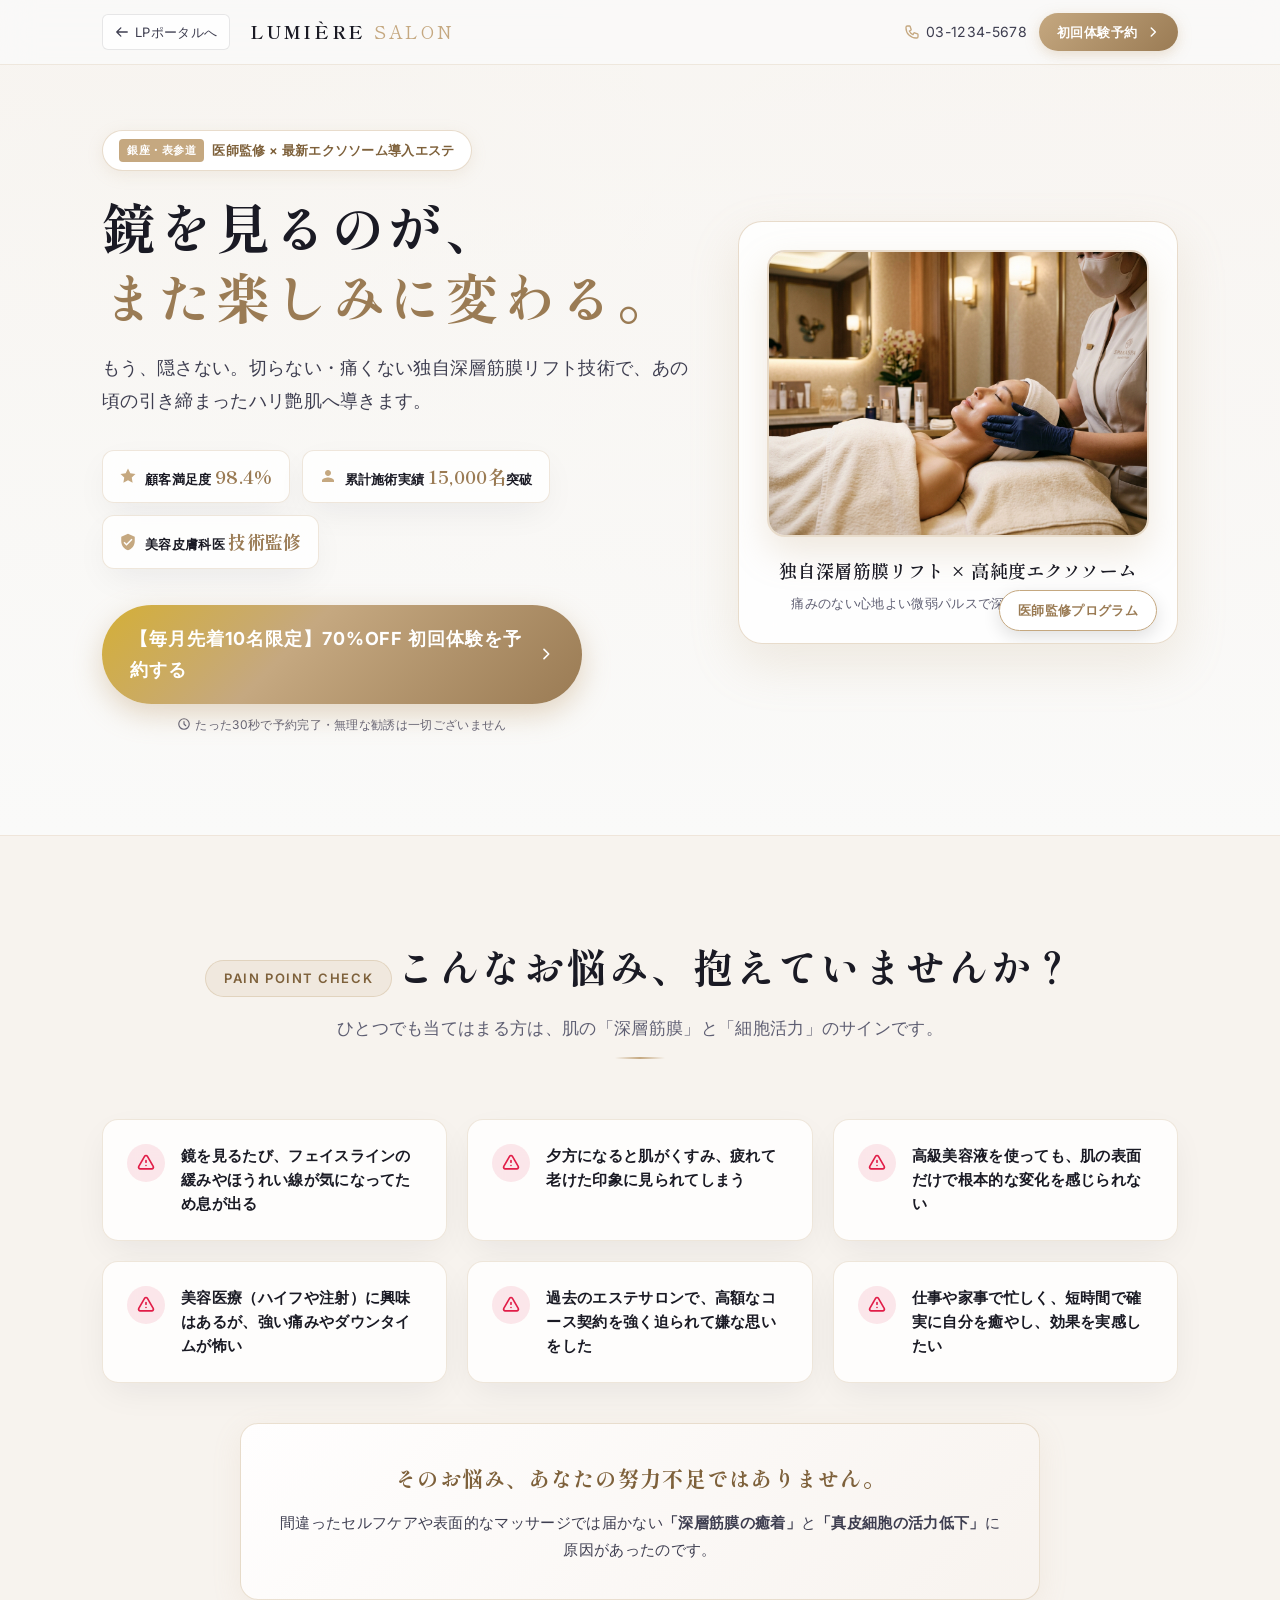
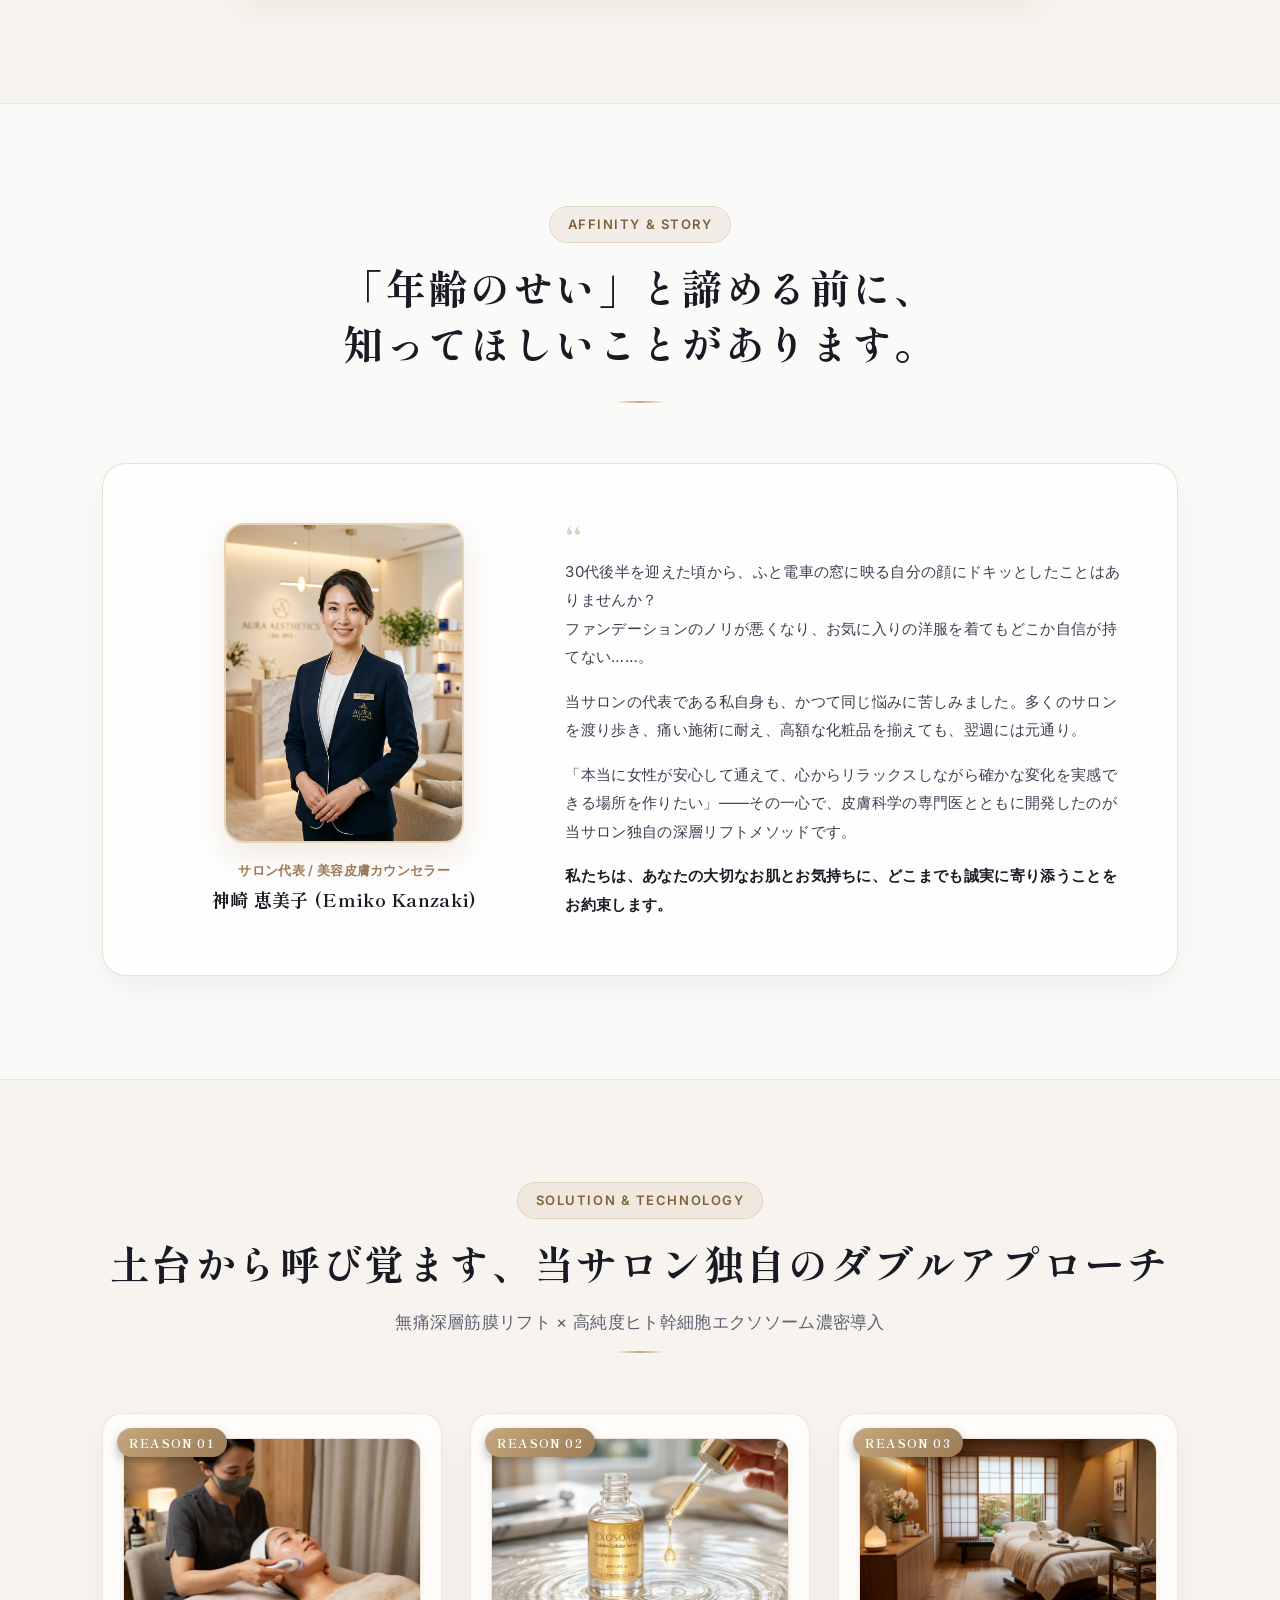
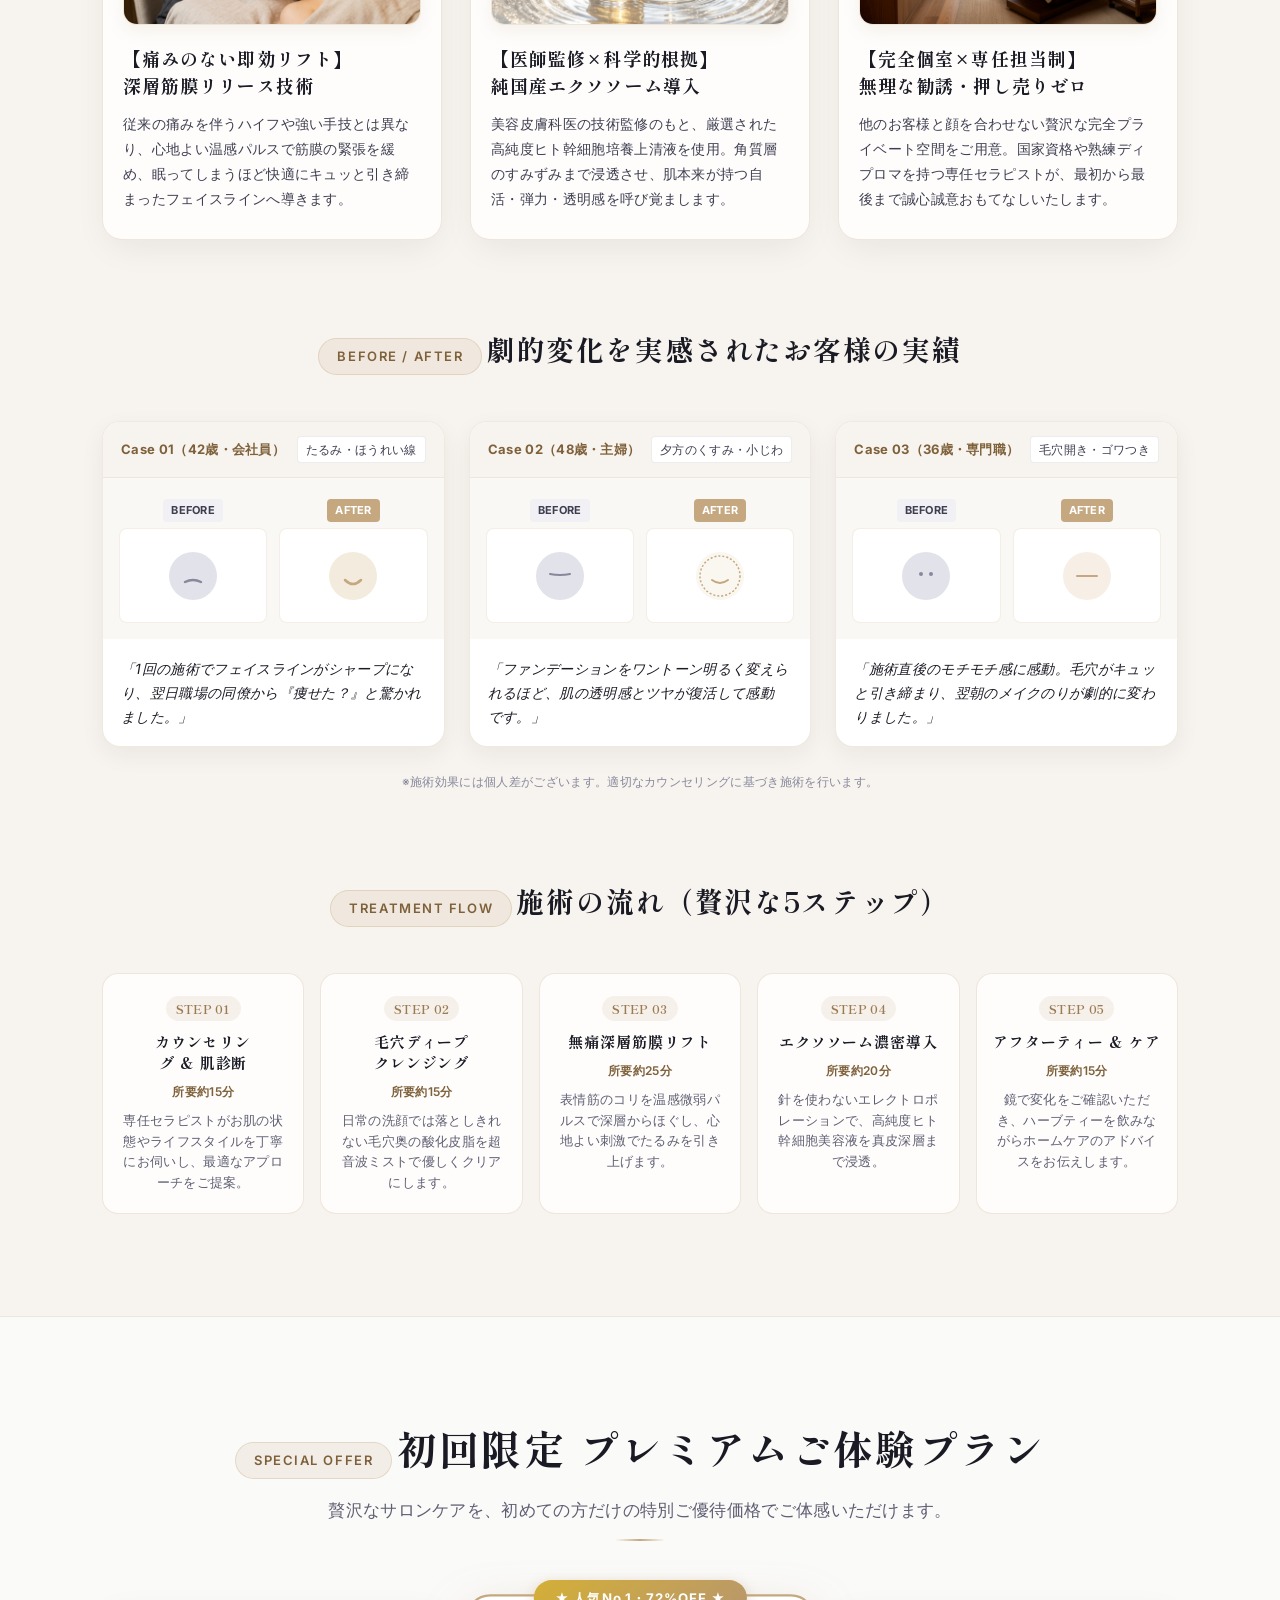
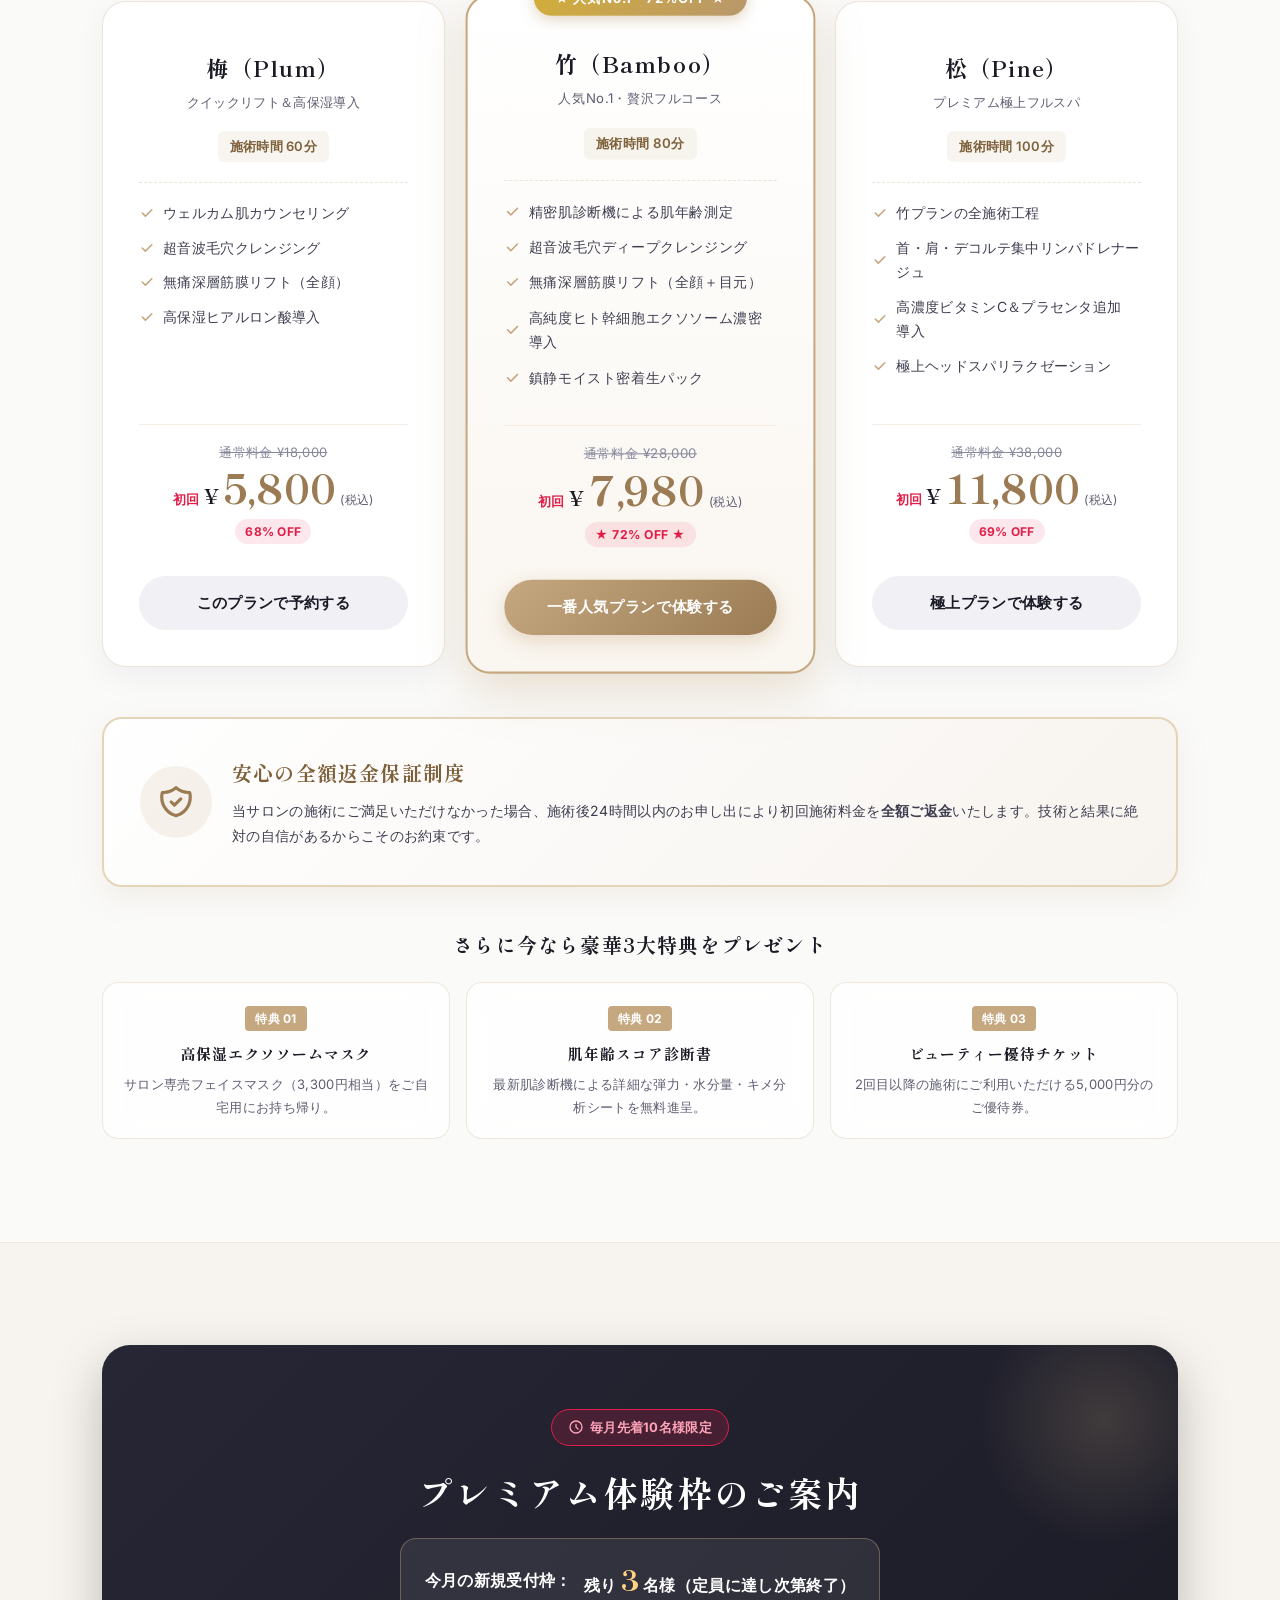
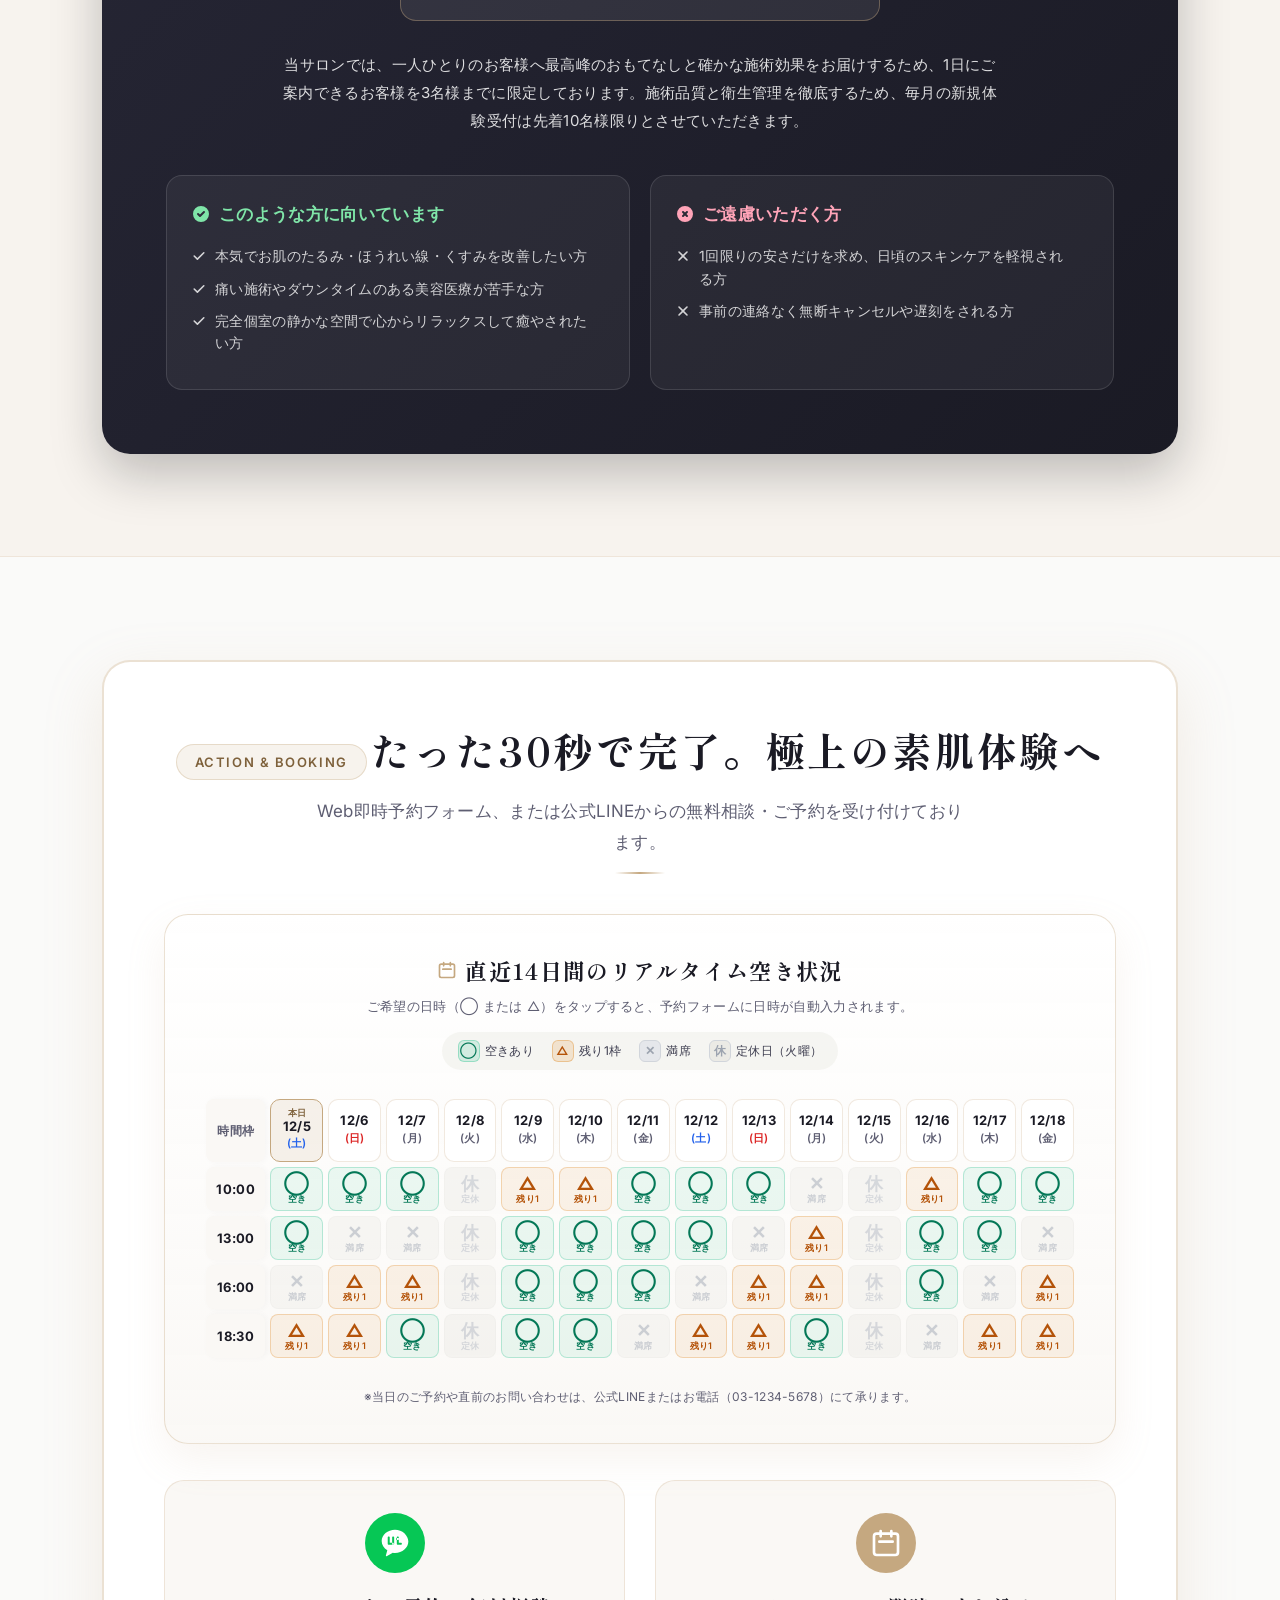
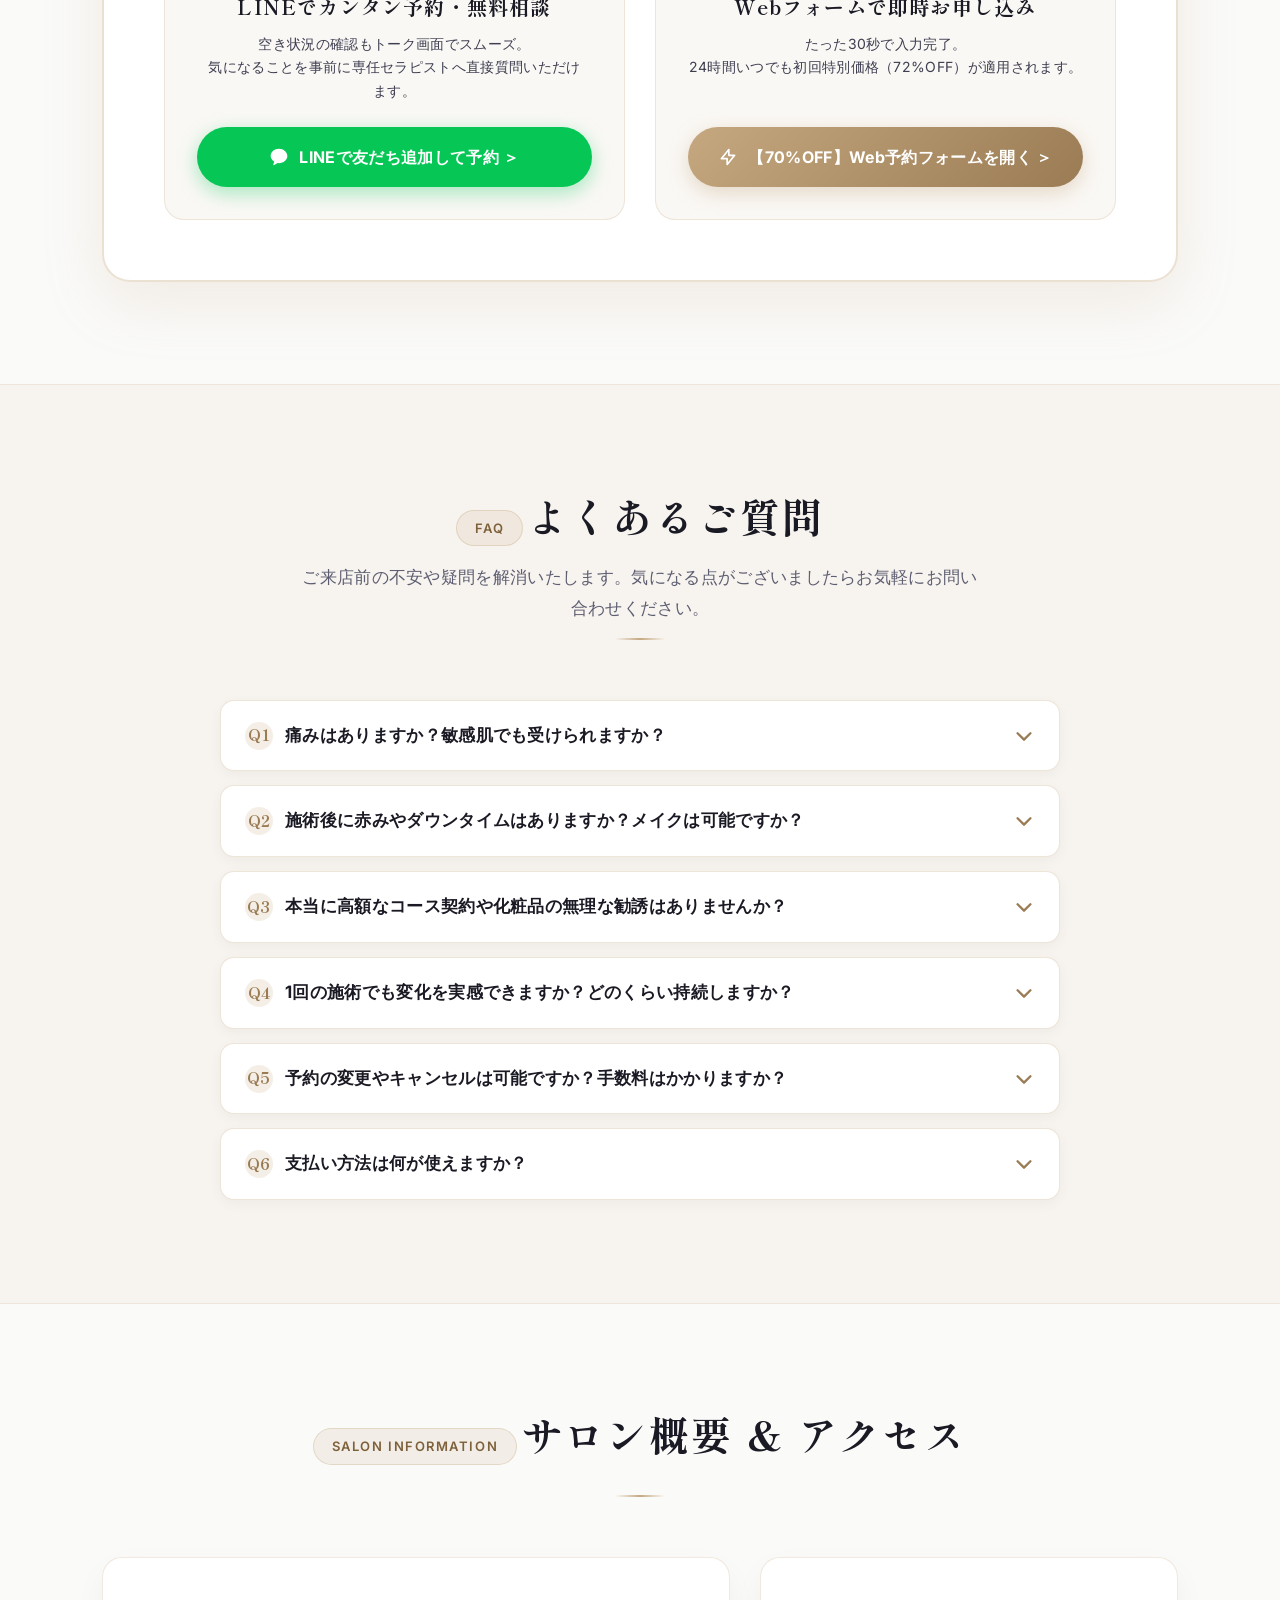
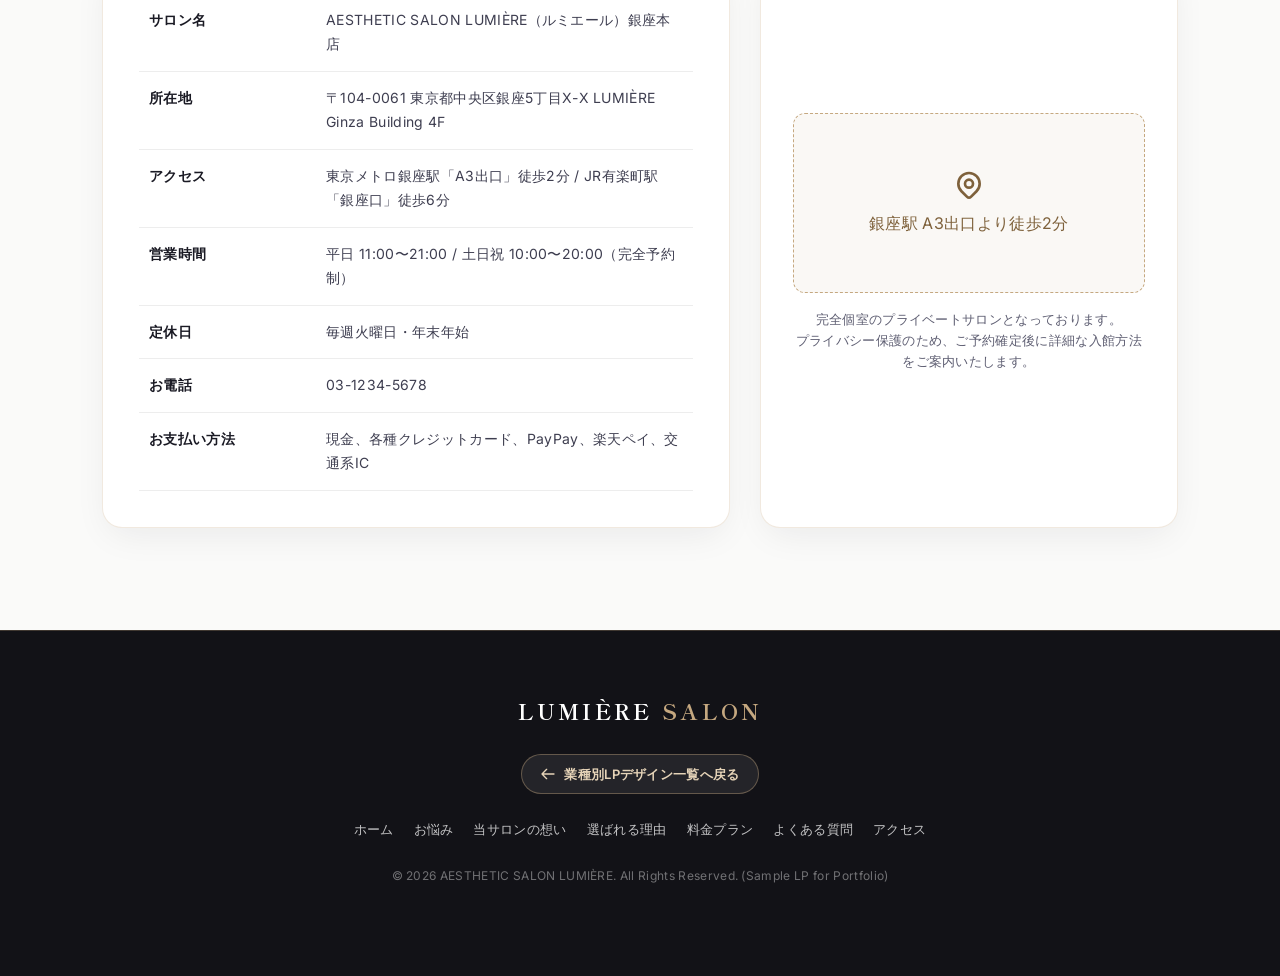
<file: samples/aesthetic/index.html>
<!DOCTYPE html>
<html lang="ja">
<head>
  <meta charset="UTF-8">
  <meta name="viewport" content="width=device-width, initial-scale=1.0">
  <meta name="description" content="【銀座・表参道】医師監修×痛くない深層筋膜リフトと純国産ヒト幹細胞エクソソーム導入。初回限定72%OFF。完全個室ラグジュアリーエステサロン LUMIÈRE。">
  <title>【銀座・表参道】医師監修 独自リフト×エクソソーム導入サロン | AESTHETIC SALON LUMIÈRE</title>

  <!-- Google Fonts: Shippori Mincho & Inter (with fallback) -->
  <link rel="preconnect" href="https://fonts.googleapis.com">
  <link rel="preconnect" href="https://fonts.gstatic.com" crossorigin>
  <link href="https://fonts.googleapis.com/css2?family=Cinzel:wght@500;700&family=Inter:wght@400;500;600;700&family=Shippori+Mincho:wght@400;500;600;700&display=swap" rel="stylesheet">

  <!-- Design Tokens & Styles (Strict Relative Paths) -->
  <link rel="stylesheet" href="../../css/tokens.css">
  <link rel="stylesheet" href="../../css/reset.css">
  <link rel="stylesheet" href="./css/aesthetic.css">
</head>
<body>

  <!-- =========================================================================
       1. Global Header & Floating Navigation
       ========================================================================= -->
  <header class="site-header" id="site-header">
    <div class="container">
      <div class="header-left">
        <!-- Return Link to LP Portal Hub -->
        <a href="../../index.html" class="portal-return-link" title="LPジャンル選択ハブに戻る">
          <svg xmlns="http://www.w3.org/2000/svg" fill="none" viewBox="0 0 24 24" stroke="currentColor">
            <path stroke-linecap="round" stroke-linejoin="round" d="M10 19l-7-7m0 0l7-7m-7 7h18" />
          </svg>
          <span>LPポータルへ</span>
        </a>
        <div class="salon-brand-logo">
          LUMIÈRE <span>SALON</span>
        </div>
      </div>

      <div class="header-actions">
        <a href="tel:03-1234-5678" class="header-phone">
          <svg xmlns="http://www.w3.org/2000/svg" fill="none" viewBox="0 0 24 24" stroke="currentColor">
            <path stroke-linecap="round" stroke-linejoin="round" stroke-width="2" d="M3 5a2 2 0 012-2h3.28a1 1 0 01.948.684l1.498 4.493a1 1 0 01-.502 1.21l-2.257 1.13a11.042 11.042 0 005.516 5.516l1.13-2.257a1 1 0 011.21-.502l4.493 1.498a1 1 0 01.684.949V19a2 2 0 01-2 2h-1C9.716 21 3 14.284 3 6V5z" />
          </svg>
          <span>03-1234-5678</span>
        </a>
        <button type="button" class="header-cta-btn js-open-modal" data-plan="bamboo">
          <span>初回体験予約</span>
          <svg xmlns="http://www.w3.org/2000/svg" width="14" height="14" fill="none" viewBox="0 0 24 24" stroke="currentColor">
            <path stroke-linecap="round" stroke-linejoin="round" stroke-width="2.5" d="M9 5l7 7-7 7" />
          </svg>
        </button>
      </div>
    </div>
  </header>

  <!-- =========================================================================
       2. Problem (P): Hero Section & Pain Point Agitation
       ========================================================================= -->
  <section class="lp-section hero-section" id="hero" data-pasona="problem">
    <div class="container">
      <div class="hero-grid">
        <div class="hero-content">
          <div class="hero-badge-container">
            <div class="hero-prehead">
              <span class="hero-prehead-tag">銀座・表参道</span>
              <span>医師監修 × 最新エクソソーム導入エステ</span>
            </div>
          </div>

          <h1 class="hero-title">
            <span class="u-inline-block">鏡を見るのが、</span><br>
            <span class="highlight"><span class="u-inline-block">また楽しみに</span><span class="u-inline-block">変わる。</span></span>
          </h1>

          <p class="hero-subtitle">
            もう、隠さない。切らない・痛くない独自深層筋膜リフト技術で、あの頃の引き締まったハリ艶肌へ導きます。
          </p>

          <!-- Social Proof Badges -->
          <div class="social-proof-badges">
            <div class="proof-badge-item">
              <svg xmlns="http://www.w3.org/2000/svg" viewBox="0 0 24 24" fill="currentColor">
                <path d="M12 2l3.09 6.26L22 9.27l-5 4.87 1.18 6.88L12 17.77l-6.18 3.25L7 14.14 2 9.27l6.91-1.01L12 2z" />
              </svg>
              <span>顧客満足度 <strong class="gold-num">98.4%</strong></span>
            </div>
            <div class="proof-badge-item">
              <svg xmlns="http://www.w3.org/2000/svg" viewBox="0 0 24 24" fill="currentColor">
                <path d="M12 12c2.21 0 4-1.79 4-4s-1.79-4-4-4-4 1.79-4 4 1.79 4 4 4zm0 2c-2.67 0-8 1.34-8 4v2h16v-2c0-2.66-5.33-4-8-4z" />
              </svg>
              <span>累計施術実績 <strong class="gold-num">15,000名</strong>突破</span>
            </div>
            <div class="proof-badge-item">
              <svg xmlns="http://www.w3.org/2000/svg" viewBox="0 0 24 24" fill="currentColor">
                <path d="M12 1L3 5v6c0 5.55 3.84 10.74 9 12 5.16-1.26 9-6.45 9-12V5l-9-4zm-2 16l-4-4 1.41-1.41L10 14.17l6.59-6.59L18 9l-8 8z" />
              </svg>
              <span>美容皮膚科医 <strong class="gold-num">技術監修</strong></span>
            </div>
          </div>

          <!-- Hero CTA Box -->
          <div class="hero-cta-box">
            <button type="button" class="cta-btn-primary js-open-modal" data-plan="bamboo">
              <span>【毎月先着10名限定】70%OFF 初回体験を予約する</span>
              <svg xmlns="http://www.w3.org/2000/svg" fill="none" viewBox="0 0 24 24" stroke="currentColor">
                <path stroke-linecap="round" stroke-linejoin="round" stroke-width="2.5" d="M9 5l7 7-7 7" />
              </svg>
            </button>
            <p class="cta-microcopy">
              <svg xmlns="http://www.w3.org/2000/svg" width="14" height="14" fill="none" viewBox="0 0 24 24" stroke="currentColor">
                <path stroke-linecap="round" stroke-linejoin="round" stroke-width="2" d="M12 8v4l3 3m6-3a9 9 0 11-18 0 9 9 0 0118 0z" />
              </svg>
              たった30秒で予約完了・無理な勧誘は一切ございません
            </p>
          </div>
        </div>

        <!-- Hero Visual Illustration (Luxury Real Photo Art) -->
        <div class="hero-visual-col">
          <div class="hero-visual-card">
            <img src="./assets/images/hero_facial.jpg" alt="極上フェイシャルトリートメント施術風景" class="hero-img-photo" width="560" height="420" loading="eager">
            <div class="hero-visual-caption">独自深層筋膜リフト × 高純度エクソソーム</div>
            <div class="hero-visual-desc">痛みのない心地よい微弱パルスで深層からリフトアップ</div>
            <div class="hero-floating-tag">医師監修プログラム</div>
          </div>
        </div>
      </div>
    </div>
  </section>

  <!-- Problem (P): Pain Point Agitation Checklist -->
  <section class="lp-section lp-section-alt" id="problem">
    <div class="container">
      <div class="section-header">
        <div class="section-tag">Pain Point Check</div>
        <h2 class="section-title">こんなお悩み、抱えていませんか？</h2>
        <p class="section-subtitle">
          ひとつでも当てはまる方は、肌の「深層筋膜」と「細胞活力」のサインです。
        </p>
        <span class="gold-line"></span>
      </div>

      <div class="problem-cards-grid">
        <!-- Card 1 -->
        <div class="problem-card">
          <div class="problem-card-icon">
            <svg xmlns="http://www.w3.org/2000/svg" fill="none" viewBox="0 0 24 24" stroke="currentColor">
              <path stroke-linecap="round" stroke-linejoin="round" stroke-width="2" d="M12 9v2m0 4h.01m-6.938 4h13.856c1.54 0 2.502-1.667 1.732-3L13.732 4c-.77-1.333-2.694-1.333-3.464 0L3.34 16c-.77 1.333.192 3 1.732 3z" />
            </svg>
          </div>
          <div class="problem-card-title">
            鏡を見るたび、フェイスラインの緩みやほうれい線が気になってため息が出る
          </div>
        </div>

        <!-- Card 2 -->
        <div class="problem-card">
          <div class="problem-card-icon">
            <svg xmlns="http://www.w3.org/2000/svg" fill="none" viewBox="0 0 24 24" stroke="currentColor">
              <path stroke-linecap="round" stroke-linejoin="round" stroke-width="2" d="M12 9v2m0 4h.01m-6.938 4h13.856c1.54 0 2.502-1.667 1.732-3L13.732 4c-.77-1.333-2.694-1.333-3.464 0L3.34 16c-.77 1.333.192 3 1.732 3z" />
            </svg>
          </div>
          <div class="problem-card-title">
            夕方になると肌がくすみ、疲れて老けた印象に見られてしまう
          </div>
        </div>

        <!-- Card 3 -->
        <div class="problem-card">
          <div class="problem-card-icon">
            <svg xmlns="http://www.w3.org/2000/svg" fill="none" viewBox="0 0 24 24" stroke="currentColor">
              <path stroke-linecap="round" stroke-linejoin="round" stroke-width="2" d="M12 9v2m0 4h.01m-6.938 4h13.856c1.54 0 2.502-1.667 1.732-3L13.732 4c-.77-1.333-2.694-1.333-3.464 0L3.34 16c-.77 1.333.192 3 1.732 3z" />
            </svg>
          </div>
          <div class="problem-card-title">
            高級美容液を使っても、肌の表面だけで根本的な変化を感じられない
          </div>
        </div>

        <!-- Card 4 -->
        <div class="problem-card">
          <div class="problem-card-icon">
            <svg xmlns="http://www.w3.org/2000/svg" fill="none" viewBox="0 0 24 24" stroke="currentColor">
              <path stroke-linecap="round" stroke-linejoin="round" stroke-width="2" d="M12 9v2m0 4h.01m-6.938 4h13.856c1.54 0 2.502-1.667 1.732-3L13.732 4c-.77-1.333-2.694-1.333-3.464 0L3.34 16c-.77 1.333.192 3 1.732 3z" />
            </svg>
          </div>
          <div class="problem-card-title">
            美容医療（ハイフや注射）に興味はあるが、強い痛みやダウンタイムが怖い
          </div>
        </div>

        <!-- Card 5 -->
        <div class="problem-card">
          <div class="problem-card-icon">
            <svg xmlns="http://www.w3.org/2000/svg" fill="none" viewBox="0 0 24 24" stroke="currentColor">
              <path stroke-linecap="round" stroke-linejoin="round" stroke-width="2" d="M12 9v2m0 4h.01m-6.938 4h13.856c1.54 0 2.502-1.667 1.732-3L13.732 4c-.77-1.333-2.694-1.333-3.464 0L3.34 16c-.77 1.333.192 3 1.732 3z" />
            </svg>
          </div>
          <div class="problem-card-title">
            過去のエステサロンで、高額なコース契約を強く迫られて嫌な思いをした
          </div>
        </div>

        <!-- Card 6 -->
        <div class="problem-card">
          <div class="problem-card-icon">
            <svg xmlns="http://www.w3.org/2000/svg" fill="none" viewBox="0 0 24 24" stroke="currentColor">
              <path stroke-linecap="round" stroke-linejoin="round" stroke-width="2" d="M12 9v2m0 4h.01m-6.938 4h13.856c1.54 0 2.502-1.667 1.732-3L13.732 4c-.77-1.333-2.694-1.333-3.464 0L3.34 16c-.77 1.333.192 3 1.732 3z" />
            </svg>
          </div>
          <div class="problem-card-title">
            仕事や家事で忙しく、短時間で確実に自分を癒やし、効果を実感したい
          </div>
        </div>
      </div>

      <!-- Problem Bridge -->
      <div class="problem-bridge-box">
        <h3 class="problem-bridge-heading">そのお悩み、あなたの努力不足ではありません。</h3>
        <p class="problem-bridge-text">
          間違ったセルフケアや表面的なマッサージでは届かない<strong>「深層筋膜の癒着」</strong>と<strong>「真皮細胞の活力低下」</strong>に原因があったのです。
        </p>
      </div>
    </div>
  </section>

  <!-- =========================================================================
       3. Affinity (A): Empathy & Storytelling
       ========================================================================= -->
  <section class="lp-section" id="affinity" data-pasona="affinity">
    <div class="container">
      <div class="section-header">
        <div class="section-tag">Affinity & Story</div>
        <h2 class="section-title">「年齢のせい」と諦める前に、知ってほしいことがあります。</h2>
        <span class="gold-line"></span>
      </div>

      <div class="affinity-box">
        <div class="affinity-portrait-wrapper">
          <!-- Real Aesthetic Therapist Portrait Photo -->
          <img src="./assets/images/therapist_portrait.jpg" alt="サロン代表 神崎 恵美子" class="affinity-portrait-photo" width="280" height="373" loading="lazy">
          <div class="affinity-owner-title">サロン代表 / 美容皮膚カウンセラー</div>
          <div class="affinity-owner-name">神崎 恵美子 (Emiko Kanzaki)</div>
        </div>

        <div class="affinity-story-content">
          <div class="affinity-quote-mark">“</div>
          <p>
            30代後半を迎えた頃から、ふと電車の窓に映る自分の顔にドキッとしたことはありませんか？<br>
            ファンデーションのノリが悪くなり、お気に入りの洋服を着てもどこか自信が持てない……。
          </p>
          <p>
            当サロンの代表である私自身も、かつて同じ悩みに苦しみました。多くのサロンを渡り歩き、痛い施術に耐え、高額な化粧品を揃えても、翌週には元通り。
          </p>
          <p>
            「本当に女性が安心して通えて、心からリラックスしながら確かな変化を実感できる場所を作りたい」——その一心で、皮膚科学の専門医とともに開発したのが当サロン独自の深層リフトメソッドです。
          </p>
          <p>
            私たちは、あなたの大切なお肌とお気持ちに、どこまでも誠実に寄り添うことをお約束します。
          </p>
        </div>
      </div>
    </div>
  </section>

  <!-- =========================================================================
       4. Solution (S): Technology, 3 Reasons, Before/After & 5 Steps
       ========================================================================= -->
  <section class="lp-section lp-section-alt" id="solution" data-pasona="solution">
    <div class="container">
      <div class="section-header">
        <div class="section-tag">Solution & Technology</div>
        <h2 class="section-title">土台から呼び覚ます、当サロン独自のダブルアプローチ</h2>
        <p class="section-subtitle">
          無痛深層筋膜リフト × 高純度ヒト幹細胞エクソソーム濃密導入
        </p>
        <span class="gold-line"></span>
      </div>

      <!-- 3 Reasons to Choose -->
      <div class="reasons-grid" id="reasons">
        <!-- Reason 1 -->
        <div class="reason-card">
          <div class="reason-num-badge">REASON 01</div>
          <div class="reason-img-wrap">
            <img src="./assets/images/treatment_fascia.jpg" alt="痛みのない即効リフト 深層筋膜リリース技術" class="reason-photo" width="400" height="250" loading="lazy">
          </div>
          <h3 class="reason-card-title">【痛みのない即効リフト】<br>深層筋膜リリース技術</h3>
          <p class="reason-card-desc">
            従来の痛みを伴うハイフや強い手技とは異なり、心地よい温感パルスで筋膜の緊張を緩め、眠ってしまうほど快適にキュッと引き締まったフェイスラインへ導きます。
          </p>
        </div>

        <!-- Reason 2 -->
        <div class="reason-card">
          <div class="reason-num-badge">REASON 02</div>
          <div class="reason-img-wrap">
            <img src="./assets/images/exosome_serum.jpg" alt="医師監修×科学的根拠 純国産高純度エクソソーム導入" class="reason-photo" width="400" height="250" loading="lazy">
          </div>
          <h3 class="reason-card-title">【医師監修×科学的根拠】<br>純国産エクソソーム導入</h3>
          <p class="reason-card-desc">
            美容皮膚科医の技術監修のもと、厳選された高純度ヒト幹細胞培養上清液を使用。角質層のすみずみまで浸透させ、肌本来が持つ自活・弾力・透明感を呼び覚まします。
          </p>
        </div>

        <!-- Reason 3 -->
        <div class="reason-card">
          <div class="reason-num-badge">REASON 03</div>
          <div class="reason-img-wrap">
            <img src="./assets/images/private_room.jpg" alt="完全個室×専任担当制 ラグジュアリー空間" class="reason-photo" width="400" height="250" loading="lazy">
          </div>
          <h3 class="reason-card-title">【完全個室×専任担当制】<br>無理な勧誘・押し売りゼロ</h3>
          <p class="reason-card-desc">
            他のお客様と顔を合わせない贅沢な完全プライベート空間をご用意。国家資格や熟練ディプロマを持つ専任セラピストが、最初から最後まで誠心誠意おもてなしいたします。
          </p>
        </div>
      </div>

      <!-- Before / After Cases -->
      <div class="section-header" id="before-after" style="margin-bottom: 30px;">
        <div class="section-tag">Before / After</div>
        <h3 class="section-title" style="font-size: 1.75rem;">劇的変化を実感されたお客様の実績</h3>
      </div>

      <div class="before-after-grid">
        <!-- Case 1 -->
        <div class="ba-card">
          <div class="ba-card-header">
            <div class="ba-client-meta">Case 01（42歳・会社員）</div>
            <div class="ba-concern-tag">たるみ・ほうれい線</div>
          </div>
          <div class="ba-visual-comparison">
            <div class="ba-visual-side">
              <span class="ba-side-tag ba-tag-before">BEFORE</span>
              <div class="ba-side-art">
                <svg width="60" height="60" viewBox="0 0 60 60" fill="none" xmlns="http://www.w3.org/2000/svg">
                  <circle cx="30" cy="30" r="24" fill="#E2E2EA"/>
                  <path d="M22 36 Q 30 32 38 36" stroke="#88889C" stroke-width="2.5" stroke-linecap="round"/>
                </svg>
              </div>
            </div>
            <div class="ba-visual-side">
              <span class="ba-side-tag ba-tag-after">AFTER</span>
              <div class="ba-side-art">
                <svg width="60" height="60" viewBox="0 0 60 60" fill="none" xmlns="http://www.w3.org/2000/svg">
                  <circle cx="30" cy="30" r="24" fill="#F3EBDD"/>
                  <path d="M22 34 Q 30 42 38 34" stroke="#C5A880" stroke-width="2.5" stroke-linecap="round"/>
                </svg>
              </div>
            </div>
          </div>
          <div class="ba-card-body">
            <p class="ba-card-quote">
              「1回の施術でフェイスラインがシャープになり、翌日職場の同僚から『痩せた？』と驚かれました。」
            </p>
          </div>
        </div>

        <!-- Case 2 -->
        <div class="ba-card">
          <div class="ba-card-header">
            <div class="ba-client-meta">Case 02（48歳・主婦）</div>
            <div class="ba-concern-tag">夕方のくすみ・小じわ</div>
          </div>
          <div class="ba-visual-comparison">
            <div class="ba-visual-side">
              <span class="ba-side-tag ba-tag-before">BEFORE</span>
              <div class="ba-side-art">
                <svg width="60" height="60" viewBox="0 0 60 60" fill="none" xmlns="http://www.w3.org/2000/svg">
                  <circle cx="30" cy="30" r="24" fill="#E2E2EA"/>
                  <path d="M20 28 Q 30 30 40 28" stroke="#88889C" stroke-width="2" stroke-linecap="round"/>
                </svg>
              </div>
            </div>
            <div class="ba-visual-side">
              <span class="ba-side-tag ba-tag-after">AFTER</span>
              <div class="ba-side-art">
                <svg width="60" height="60" viewBox="0 0 60 60" fill="none" xmlns="http://www.w3.org/2000/svg">
                  <circle cx="30" cy="30" r="24" fill="#FAF6F0"/>
                  <circle cx="30" cy="30" r="20" stroke="#C5A880" stroke-width="1.5" stroke-dasharray="2 2"/>
                  <path d="M22 34 Q 30 40 38 34" stroke="#C5A880" stroke-width="2" stroke-linecap="round"/>
                </svg>
              </div>
            </div>
          </div>
          <div class="ba-card-body">
            <p class="ba-card-quote">
              「ファンデーションをワントーン明るく変えられるほど、肌の透明感とツヤが復活して感動です。」
            </p>
          </div>
        </div>

        <!-- Case 3 -->
        <div class="ba-card">
          <div class="ba-card-header">
            <div class="ba-client-meta">Case 03（36歳・専門職）</div>
            <div class="ba-concern-tag">毛穴開き・ゴワつき</div>
          </div>
          <div class="ba-visual-comparison">
            <div class="ba-visual-side">
              <span class="ba-side-tag ba-tag-before">BEFORE</span>
              <div class="ba-side-art">
                <svg width="60" height="60" viewBox="0 0 60 60" fill="none" xmlns="http://www.w3.org/2000/svg">
                  <circle cx="30" cy="30" r="24" fill="#E2E2EA"/>
                  <circle cx="25" cy="28" r="2" fill="#88889C"/>
                  <circle cx="35" cy="28" r="2" fill="#88889C"/>
                </svg>
              </div>
            </div>
            <div class="ba-visual-side">
              <span class="ba-side-tag ba-tag-after">AFTER</span>
              <div class="ba-side-art">
                <svg width="60" height="60" viewBox="0 0 60 60" fill="none" xmlns="http://www.w3.org/2000/svg">
                  <circle cx="30" cy="30" r="24" fill="#F7EFE6"/>
                  <path d="M20 30 L40 30" stroke="#C5A880" stroke-width="2" stroke-linecap="round"/>
                </svg>
              </div>
            </div>
          </div>
          <div class="ba-card-body">
            <p class="ba-card-quote">
              「施術直後のモチモチ感に感動。毛穴がキュッと引き締まり、翌朝のメイクのりが劇的に変わりました。」
            </p>
          </div>
        </div>
      </div>
      <p class="ba-disclaimer">※施術効果には個人差がございます。適切なカウンセリングに基づき施術を行います。</p>

      <!-- 5 Treatment Steps -->
      <div class="treatment-steps-wrapper" id="steps">
        <div class="section-header" style="margin-bottom: 30px;">
          <div class="section-tag">Treatment Flow</div>
          <h3 class="section-title" style="font-size: 1.75rem;">施術の流れ（贅沢な5ステップ）</h3>
        </div>

        <div class="steps-list">
          <div class="step-card">
            <span class="step-num">STEP 01</span>
            <h4 class="step-title">カウンセリング & 肌診断</h4>
            <div class="step-time">所要約15分</div>
            <p class="step-desc">専任セラピストがお肌の状態やライフスタイルを丁寧にお伺いし、最適なアプローチをご提案。</p>
          </div>

          <div class="step-card">
            <span class="step-num">STEP 02</span>
            <h4 class="step-title">毛穴ディープクレンジング</h4>
            <div class="step-time">所要約15分</div>
            <p class="step-desc">日常の洗顔では落としきれない毛穴奥の酸化皮脂を超音波ミストで優しくクリアにします。</p>
          </div>

          <div class="step-card">
            <span class="step-num">STEP 03</span>
            <h4 class="step-title">無痛深層筋膜リフト</h4>
            <div class="step-time">所要約25分</div>
            <p class="step-desc">表情筋のコリを温感微弱パルスで深層からほぐし、心地よい刺激でたるみを引き上げます。</p>
          </div>

          <div class="step-card">
            <span class="step-num">STEP 04</span>
            <h4 class="step-title">エクソソーム濃密導入</h4>
            <div class="step-time">所要約20分</div>
            <p class="step-desc">針を使わないエレクトロポレーションで、高純度ヒト幹細胞美容液を真皮深層まで浸透。</p>
          </div>

          <div class="step-card">
            <span class="step-num">STEP 05</span>
            <h4 class="step-title">アフターティー & ケア</h4>
            <div class="step-time">所要約15分</div>
            <p class="step-desc">鏡で変化をご確認いただき、ハーブティーを飲みながらホームケアのアドバイスをお伝えします。</p>
          </div>
        </div>
      </div>
    </div>
  </section>

  <!-- =========================================================================
       5. Offer (O): Matsutake Pricing, Guarantee & Gifts
       ========================================================================= -->
  <section class="lp-section" id="offer" data-pasona="offer">
    <div class="container">
      <div class="section-header">
        <div class="section-tag">Special Offer</div>
        <h2 class="section-title">初回限定 プレミアムご体験プラン</h2>
        <p class="section-subtitle">
          贅沢なサロンケアを、初めての方だけの特別ご優待価格でご体感いただけます。
        </p>
        <span class="gold-line"></span>
      </div>

      <!-- Matsutake 3-Tier Pricing Table -->
      <div class="pricing-grid" id="pricing">
        <!-- Tier 1: Plum (梅) -->
        <div class="pricing-card">
          <h3 class="pricing-tier-name">梅（Plum）</h3>
          <div class="pricing-tier-subtitle">クイックリフト＆高保湿導入</div>
          <div class="pricing-time-tag">施術時間 60分</div>

          <ul class="pricing-features-list">
            <li>
              <svg xmlns="http://www.w3.org/2000/svg" viewBox="0 0 20 20" fill="currentColor">
                <path fill-rule="evenodd" d="M16.707 5.293a1 1 0 010 1.414l-8 8a1 1 0 01-1.414 0l-4-4a1 1 0 011.414-1.414L8 12.586l7.293-7.293a1 1 0 011.414 0z" clip-rule="evenodd" />
              </svg>
              ウェルカム肌カウンセリング
            </li>
            <li>
              <svg xmlns="http://www.w3.org/2000/svg" viewBox="0 0 20 20" fill="currentColor">
                <path fill-rule="evenodd" d="M16.707 5.293a1 1 0 010 1.414l-8 8a1 1 0 01-1.414 0l-4-4a1 1 0 011.414-1.414L8 12.586l7.293-7.293a1 1 0 011.414 0z" clip-rule="evenodd" />
              </svg>
              超音波毛穴クレンジング
            </li>
            <li>
              <svg xmlns="http://www.w3.org/2000/svg" viewBox="0 0 20 20" fill="currentColor">
                <path fill-rule="evenodd" d="M16.707 5.293a1 1 0 010 1.414l-8 8a1 1 0 01-1.414 0l-4-4a1 1 0 011.414-1.414L8 12.586l7.293-7.293a1 1 0 011.414 0z" clip-rule="evenodd" />
              </svg>
              無痛深層筋膜リフト（全顔）
            </li>
            <li>
              <svg xmlns="http://www.w3.org/2000/svg" viewBox="0 0 20 20" fill="currentColor">
                <path fill-rule="evenodd" d="M16.707 5.293a1 1 0 010 1.414l-8 8a1 1 0 01-1.414 0l-4-4a1 1 0 011.414-1.414L8 12.586l7.293-7.293a1 1 0 011.414 0z" clip-rule="evenodd" />
              </svg>
              高保湿ヒアルロン酸導入
            </li>
          </ul>

          <div class="pricing-price-box">
            <div class="pricing-regular-price">通常料金 ¥18,000</div>
            <div class="pricing-special-price">
              <span class="pricing-special-label">初回</span>
              <span class="pricing-yen">¥</span>
              <span class="pricing-amount">5,800</span>
              <span class="pricing-tax">(税込)</span>
            </div>
            <span class="pricing-discount-pill">68% OFF</span>
          </div>

          <button type="button" class="pricing-card-btn btn-secondary js-open-modal" data-plan="plum">
            このプランで予約する
          </button>
        </div>

        <!-- Tier 2: Bamboo (竹) - FEATURED / RECOMMENDED -->
        <div class="pricing-card pricing-card-featured">
          <div class="popular-badge">★ 人気No.1・72%OFF ★</div>
          <h3 class="pricing-tier-name">竹（Bamboo）</h3>
          <div class="pricing-tier-subtitle">人気No.1・贅沢フルコース</div>
          <div class="pricing-time-tag">施術時間 80分</div>

          <ul class="pricing-features-list">
            <li>
              <svg xmlns="http://www.w3.org/2000/svg" viewBox="0 0 20 20" fill="currentColor">
                <path fill-rule="evenodd" d="M16.707 5.293a1 1 0 010 1.414l-8 8a1 1 0 01-1.414 0l-4-4a1 1 0 011.414-1.414L8 12.586l7.293-7.293a1 1 0 011.414 0z" clip-rule="evenodd" />
              </svg>
              精密肌診断機による肌年齢測定
            </li>
            <li>
              <svg xmlns="http://www.w3.org/2000/svg" viewBox="0 0 20 20" fill="currentColor">
                <path fill-rule="evenodd" d="M16.707 5.293a1 1 0 010 1.414l-8 8a1 1 0 01-1.414 0l-4-4a1 1 0 011.414-1.414L8 12.586l7.293-7.293a1 1 0 011.414 0z" clip-rule="evenodd" />
              </svg>
              超音波毛穴ディープクレンジング
            </li>
            <li>
              <svg xmlns="http://www.w3.org/2000/svg" viewBox="0 0 20 20" fill="currentColor">
                <path fill-rule="evenodd" d="M16.707 5.293a1 1 0 010 1.414l-8 8a1 1 0 01-1.414 0l-4-4a1 1 0 011.414-1.414L8 12.586l7.293-7.293a1 1 0 011.414 0z" clip-rule="evenodd" />
              </svg>
              無痛深層筋膜リフト（全顔＋目元）
            </li>
            <li>
              <svg xmlns="http://www.w3.org/2000/svg" viewBox="0 0 20 20" fill="currentColor">
                <path fill-rule="evenodd" d="M16.707 5.293a1 1 0 010 1.414l-8 8a1 1 0 01-1.414 0l-4-4a1 1 0 011.414-1.414L8 12.586l7.293-7.293a1 1 0 011.414 0z" clip-rule="evenodd" />
              </svg>
              高純度ヒト幹細胞エクソソーム濃密導入
            </li>
            <li>
              <svg xmlns="http://www.w3.org/2000/svg" viewBox="0 0 20 20" fill="currentColor">
                <path fill-rule="evenodd" d="M16.707 5.293a1 1 0 010 1.414l-8 8a1 1 0 01-1.414 0l-4-4a1 1 0 011.414-1.414L8 12.586l7.293-7.293a1 1 0 011.414 0z" clip-rule="evenodd" />
              </svg>
              鎮静モイスト密着生パック
            </li>
          </ul>

          <div class="pricing-price-box">
            <div class="pricing-regular-price">通常料金 ¥28,000</div>
            <div class="pricing-special-price">
              <span class="pricing-special-label">初回</span>
              <span class="pricing-yen">¥</span>
              <span class="pricing-amount">7,980</span>
              <span class="pricing-tax">(税込)</span>
            </div>
            <span class="pricing-discount-pill">★ 72% OFF ★</span>
          </div>

          <button type="button" class="pricing-card-btn btn-featured js-open-modal" data-plan="bamboo">
            一番人気プランで体験する
          </button>
        </div>

        <!-- Tier 3: Pine (松) -->
        <div class="pricing-card">
          <h3 class="pricing-tier-name">松（Pine）</h3>
          <div class="pricing-tier-subtitle">プレミアム極上フルスパ</div>
          <div class="pricing-time-tag">施術時間 100分</div>

          <ul class="pricing-features-list">
            <li>
              <svg xmlns="http://www.w3.org/2000/svg" viewBox="0 0 20 20" fill="currentColor">
                <path fill-rule="evenodd" d="M16.707 5.293a1 1 0 010 1.414l-8 8a1 1 0 01-1.414 0l-4-4a1 1 0 011.414-1.414L8 12.586l7.293-7.293a1 1 0 011.414 0z" clip-rule="evenodd" />
              </svg>
              竹プランの全施術工程
            </li>
            <li>
              <svg xmlns="http://www.w3.org/2000/svg" viewBox="0 0 20 20" fill="currentColor">
                <path fill-rule="evenodd" d="M16.707 5.293a1 1 0 010 1.414l-8 8a1 1 0 01-1.414 0l-4-4a1 1 0 011.414-1.414L8 12.586l7.293-7.293a1 1 0 011.414 0z" clip-rule="evenodd" />
              </svg>
              首・肩・デコルテ集中リンパドレナージュ
            </li>
            <li>
              <svg xmlns="http://www.w3.org/2000/svg" viewBox="0 0 20 20" fill="currentColor">
                <path fill-rule="evenodd" d="M16.707 5.293a1 1 0 010 1.414l-8 8a1 1 0 01-1.414 0l-4-4a1 1 0 011.414-1.414L8 12.586l7.293-7.293a1 1 0 011.414 0z" clip-rule="evenodd" />
              </svg>
              高濃度ビタミンC＆プラセンタ追加導入
            </li>
            <li>
              <svg xmlns="http://www.w3.org/2000/svg" viewBox="0 0 20 20" fill="currentColor">
                <path fill-rule="evenodd" d="M16.707 5.293a1 1 0 010 1.414l-8 8a1 1 0 01-1.414 0l-4-4a1 1 0 011.414-1.414L8 12.586l7.293-7.293a1 1 0 011.414 0z" clip-rule="evenodd" />
              </svg>
              極上ヘッドスパリラクゼーション
            </li>
          </ul>

          <div class="pricing-price-box">
            <div class="pricing-regular-price">通常料金 ¥38,000</div>
            <div class="pricing-special-price">
              <span class="pricing-special-label">初回</span>
              <span class="pricing-yen">¥</span>
              <span class="pricing-amount">11,800</span>
              <span class="pricing-tax">(税込)</span>
            </div>
            <span class="pricing-discount-pill">69% OFF</span>
          </div>

          <button type="button" class="pricing-card-btn btn-secondary js-open-modal" data-plan="pine">
            極上プランで体験する
          </button>
        </div>
      </div>

      <!-- 100% Full Refund Guarantee -->
      <div class="guarantee-box" id="guarantee">
        <div class="guarantee-icon">
          <svg xmlns="http://www.w3.org/2000/svg" fill="none" viewBox="0 0 24 24" stroke="currentColor">
            <path stroke-linecap="round" stroke-linejoin="round" stroke-width="2" d="M9 12l2 2 4-4m5.618-4.016A11.955 11.955 0 0112 2.944a11.955 11.955 0 01-8.618 3.04A12.02 12.02 0 003 9c0 5.591 3.824 10.29 9 11.622 5.176-1.332 9-6.03 9-11.622 0-1.042-.133-2.052-.382-3.016z" />
          </svg>
        </div>
        <div class="guarantee-content">
          <h3 class="guarantee-title">安心の全額返金保証制度</h3>
          <p class="guarantee-text">
            当サロンの施術にご満足いただけなかった場合、施術後24時間以内のお申し出により初回施術料金を<strong>全額ご返金</strong>いたします。技術と結果に絶対の自信があるからこそのお約束です。
          </p>
        </div>
      </div>

      <!-- 3 Bonus Gifts -->
      <div class="gifts-container">
        <h3 class="gifts-section-title">さらに今なら豪華3大特典をプレゼント</h3>
        <div class="gifts-grid">
          <div class="gift-card">
            <span class="gift-tag">特典 01</span>
            <h4 class="gift-title">高保湿エクソソームマスク</h4>
            <p class="gift-desc">サロン専売フェイスマスク（3,300円相当）をご自宅用にお持ち帰り。</p>
          </div>
          <div class="gift-card">
            <span class="gift-tag">特典 02</span>
            <h4 class="gift-title">肌年齢スコア診断書</h4>
            <p class="gift-desc">最新肌診断機による詳細な弾力・水分量・キメ分析シートを無料進呈。</p>
          </div>
          <div class="gift-card">
            <span class="gift-tag">特典 03</span>
            <h4 class="gift-title">ビューティー優待チケット</h4>
            <p class="gift-desc">2回目以降の施術にご利用いただける5,000円分のご優待券。</p>
          </div>
        </div>
      </div>
    </div>
  </section>

  <!-- =========================================================================
       6. Narrowing Down (N): Scarcity & Suitability
       ========================================================================= -->
  <section class="lp-section lp-section-alt" id="narrowing" data-pasona="narrowing">
    <div class="container">
      <div class="narrowing-container">
        <div class="narrowing-header">
          <div class="narrowing-tag">
            <svg xmlns="http://www.w3.org/2000/svg" width="16" height="16" fill="none" viewBox="0 0 24 24" stroke="currentColor">
              <path stroke-linecap="round" stroke-linejoin="round" stroke-width="2" d="M12 8v4l3 3m6-3a9 9 0 11-18 0 9 9 0 0118 0z" />
            </svg>
            毎月先着10名様限定
          </div>
          <h2 class="narrowing-title">プレミアム体験枠のご案内</h2>
          
          <div class="narrowing-counter-card">
            <span>今月の新規受付枠：</span>
            <span>残り <strong class="counter-num">3</strong> 名様（定員に達し次第終了）</span>
          </div>

          <p class="narrowing-reason-text">
            当サロンでは、一人ひとりのお客様へ最高峰のおもてなしと確かな施術効果をお届けするため、1日にご案内できるお客様を3名様までに限定しております。施術品質と衛生管理を徹底するため、毎月の新規体験受付は先着10名様限りとさせていただきます。
          </p>
        </div>

        <div class="suitability-grid">
          <!-- OK -->
          <div class="suitability-card suitability-ok">
            <div class="suitability-card-header">
              <svg xmlns="http://www.w3.org/2000/svg" width="20" height="20" viewBox="0 0 20 20" fill="currentColor">
                <path fill-rule="evenodd" d="M10 18a8 8 0 100-16 8 8 0 000 16zm3.707-9.293a1 1 0 00-1.414-1.414L9 10.586 7.707 9.293a1 1 0 00-1.414 1.414l2 2a1 1 0 001.414 0l4-4z" clip-rule="evenodd" />
              </svg>
              <span>このような方に向いています</span>
            </div>
            <ul class="suitability-list">
              <li>
                <svg xmlns="http://www.w3.org/2000/svg" viewBox="0 0 20 20" fill="currentColor"><path fill-rule="evenodd" d="M16.707 5.293a1 1 0 010 1.414l-8 8a1 1 0 01-1.414 0l-4-4a1 1 0 011.414-1.414L8 12.586l7.293-7.293a1 1 0 011.414 0z" clip-rule="evenodd"/></svg>
                本気でお肌のたるみ・ほうれい線・くすみを改善したい方
              </li>
              <li>
                <svg xmlns="http://www.w3.org/2000/svg" viewBox="0 0 20 20" fill="currentColor"><path fill-rule="evenodd" d="M16.707 5.293a1 1 0 010 1.414l-8 8a1 1 0 01-1.414 0l-4-4a1 1 0 011.414-1.414L8 12.586l7.293-7.293a1 1 0 011.414 0z" clip-rule="evenodd"/></svg>
                痛い施術やダウンタイムのある美容医療が苦手な方
              </li>
              <li>
                <svg xmlns="http://www.w3.org/2000/svg" viewBox="0 0 20 20" fill="currentColor"><path fill-rule="evenodd" d="M16.707 5.293a1 1 0 010 1.414l-8 8a1 1 0 01-1.414 0l-4-4a1 1 0 011.414-1.414L8 12.586l7.293-7.293a1 1 0 011.414 0z" clip-rule="evenodd"/></svg>
                完全個室の静かな空間で心からリラックスして癒やされたい方
              </li>
            </ul>
          </div>

          <!-- NG -->
          <div class="suitability-card suitability-ng">
            <div class="suitability-card-header">
              <svg xmlns="http://www.w3.org/2000/svg" width="20" height="20" viewBox="0 0 20 20" fill="currentColor">
                <path fill-rule="evenodd" d="M10 18a8 8 0 100-16 8 8 0 000 16zM8.707 7.293a1 1 0 00-1.414 1.414L8.586 10l-1.293 1.293a1 1 0 101.414 1.414L10 11.414l1.293 1.293a1 1 0 001.414-1.414L11.414 10l1.293-1.293a1 1 0 00-1.414-1.414L10 8.586 8.707 7.293z" clip-rule="evenodd" />
              </svg>
              <span>ご遠慮いただく方</span>
            </div>
            <ul class="suitability-list">
              <li>
                <svg xmlns="http://www.w3.org/2000/svg" viewBox="0 0 20 20" fill="currentColor"><path fill-rule="evenodd" d="M4.293 4.293a1 1 0 011.414 0L10 8.586l4.293-4.293a1 1 0 111.414 1.414L11.414 10l4.293 4.293a1 1 0 01-1.414 1.414L10 11.414l-4.293 4.293a1 1 0 01-1.414-1.414L8.586 10 4.293 5.707a1 1 0 010-1.414z" clip-rule="evenodd"/></svg>
                1回限りの安さだけを求め、日頃のスキンケアを軽視される方
              </li>
              <li>
                <svg xmlns="http://www.w3.org/2000/svg" viewBox="0 0 20 20" fill="currentColor"><path fill-rule="evenodd" d="M4.293 4.293a1 1 0 011.414 0L10 8.586l4.293-4.293a1 1 0 111.414 1.414L11.414 10l4.293 4.293a1 1 0 01-1.414 1.414L10 11.414l-4.293 4.293a1 1 0 01-1.414-1.414L8.586 10 4.293 5.707a1 1 0 010-1.414z" clip-rule="evenodd"/></svg>
                事前の連絡なく無断キャンセルや遅刻をされる方
              </li>
            </ul>
          </div>
        </div>
      </div>
    </div>
  </section>

  <!-- =========================================================================
       7. Action (A): Dual CTA Options
       ========================================================================= -->
  <section class="lp-section" id="action" data-pasona="action">
    <div class="container">
      <div class="action-box">
        <div class="dual-cta-header">
          <div class="section-tag">Action & Booking</div>
          <h2 class="section-title">たった30秒で完了。極上の素肌体験へ</h2>
          <p class="section-subtitle">
            Web即時予約フォーム、または公式LINEからの無料相談・ご予約を受け付けております。
          </p>
          <span class="gold-line"></span>
        </div>

        <!-- Availability Calendar Component (14 Days x 4 Slots) -->
        <div id="availability-calendar" class="availability-calendar-box">
          <div class="calendar-header-meta">
            <h3 class="calendar-title">
              <svg xmlns="http://www.w3.org/2000/svg" width="20" height="20" fill="none" viewBox="0 0 24 24" stroke="currentColor">
                <path stroke-linecap="round" stroke-linejoin="round" stroke-width="2" d="M8 7V3m8 4V3m-9 8h10M5 21h14a2 2 0 002-2V7a2 2 0 00-2-2H5a2 2 0 00-2 2v12a2 2 0 002 2z" />
              </svg>
              <span>直近14日間のリアルタイム空き状況</span>
            </h3>
            <p class="calendar-subtitle">
              ご希望の日時（◯ または △）をタップすると、予約フォームに日時が自動入力されます。
            </p>
            <div class="calendar-legend" aria-label="空き状況の凡例">
              <span class="legend-item"><span class="legend-badge is-available">◯</span> 空きあり</span>
              <span class="legend-item"><span class="legend-badge is-limited">△</span> 残り1枠</span>
              <span class="legend-item"><span class="legend-badge is-full">✕</span> 満席</span>
              <span class="legend-item"><span class="legend-badge is-closed">休</span> 定休日（火曜）</span>
            </div>
          </div>

          <div class="calendar-scroll-wrapper" id="calendar-scroll-wrapper">
            <div class="calendar-table-container" id="calendar-table-container">
              <!-- Calendar Grid dynamically injected by aesthetic.js -->
              <div class="calendar-loading-skeleton" id="calendar-loading">
                <div class="skeleton-spinner"></div>
                <p>空き状況カレンダーを読み込み中...</p>
              </div>
            </div>
          </div>
          
          <div class="calendar-footnote">
            <span>※当日のご予約や直前のお問い合わせは、公式LINEまたはお電話（03-1234-5678）にて承ります。</span>
          </div>
        </div>

        <div class="dual-cta-options">
          <!-- CTA Option 1: LINE -->
          <div class="cta-channel-card">
            <div class="cta-channel-icon icon-line">
              <svg xmlns="http://www.w3.org/2000/svg" viewBox="0 0 24 24" fill="currentColor">
                <path d="M12 2C6.48 2 2 5.82 2 10.53c0 2.87 1.67 5.4 4.23 6.94l-1.07 3.93c-.1.35.26.65.57.48l4.63-2.55c.54.08 1.09.13 1.64.13 5.52 0 10-3.82 10-8.53S17.52 2 12 2zm-4.7 11.23c-.41 0-.75-.34-.75-.75V7.93c0-.41.34-.75.75-.75s.75.34.75.75v3.8h2.3c.41 0 .75.34.75.75s-.34.75-.75.75H7.3zm4.07-.75c0 .41-.34.75-.75.75s-.75-.34-.75-.75V7.93c0-.41.34-.75.75-.75s.75.34.75.75v4.55zm5.78 0c0 .41-.34.75-.75.75h-2.3c-.41 0-.75-.34-.75-.75V7.93c0-.41.34-.75.75-.75s.75.34.75.75v3.8h1.55c.41 0 .75.34.75.75zm-2.83-2.65h-1.5v-1.5h1.5c.41 0 .75.34.75.75s-.34.75-.75.75z"/>
              </svg>
            </div>
            <h3 class="cta-channel-title">LINEでカンタン予約・無料相談</h3>
            <p class="cta-channel-desc">
              空き状況の確認もトーク画面でスムーズ。<br>
              気になることを事前に専任セラピストへ直接質問いただけます。
            </p>
            <a href="https://line.me/R/ti/p/@example_aesthetic" target="_blank" rel="noopener noreferrer" class="btn-line-cta">
              <svg xmlns="http://www.w3.org/2000/svg" width="20" height="20" viewBox="0 0 24 24" fill="currentColor">
                <path d="M12 2C6.48 2 2 5.82 2 10.53c0 2.87 1.67 5.4 4.23 6.94l-1.07 3.93c-.1.35.26.65.57.48l4.63-2.55c.54.08 1.09.13 1.64.13 5.52 0 10-3.82 10-8.53S17.52 2 12 2z"/>
              </svg>
              <span>LINEで友だち追加して予約 ＞</span>
            </a>
          </div>

          <!-- CTA Option 2: WEB Booking Form Modal -->
          <div class="cta-channel-card">
            <div class="cta-channel-icon icon-web">
              <svg xmlns="http://www.w3.org/2000/svg" fill="none" viewBox="0 0 24 24" stroke="currentColor">
                <path stroke-linecap="round" stroke-linejoin="round" stroke-width="2" d="M8 7V3m8 4V3m-9 8h10M5 21h14a2 2 0 002-2V7a2 2 0 00-2-2H5a2 2 0 00-2 2v12a2 2 0 002 2z" />
              </svg>
            </div>
            <h3 class="cta-channel-title">Webフォームで即時お申し込み</h3>
            <p class="cta-channel-desc">
              たった30秒で入力完了。<br>
              24時間いつでも初回特別価格（72%OFF）が適用されます。
            </p>
            <button type="button" class="btn-web-cta js-open-modal" data-plan="bamboo">
              <svg xmlns="http://www.w3.org/2000/svg" width="20" height="20" fill="none" viewBox="0 0 24 24" stroke="currentColor">
                <path stroke-linecap="round" stroke-linejoin="round" stroke-width="2" d="M13 10V3L4 14h7v7l9-11h-7z" />
              </svg>
              <span>【70%OFF】Web予約フォームを開く ＞</span>
            </button>
          </div>
        </div>
      </div>
    </div>
  </section>

  <!-- =========================================================================
       8. FAQ: Frequently Asked Questions (Accordion)
       ========================================================================= -->
  <section class="lp-section lp-section-alt" id="faq" data-pasona="faq">
    <div class="container">
      <div class="section-header">
        <div class="section-tag">FAQ</div>
        <h2 class="section-title">よくあるご質問</h2>
        <p class="section-subtitle">
          ご来店前の不安や疑問を解消いたします。気になる点がございましたらお気軽にお問い合わせください。
        </p>
        <span class="gold-line"></span>
      </div>

      <div class="faq-accordion-list">
        <!-- Q1 -->
        <div class="faq-item">
          <button type="button" class="faq-question-btn" aria-expanded="false" aria-controls="faq-answer-1">
            <span class="faq-q-text">
              <span class="faq-q-badge">Q1</span>
              <span>痛みはありますか？敏感肌でも受けられますか？</span>
            </span>
            <svg class="faq-icon-arrow" xmlns="http://www.w3.org/2000/svg" fill="none" viewBox="0 0 24 24" stroke="currentColor">
              <path stroke-linecap="round" stroke-linejoin="round" stroke-width="2.5" d="M19 9l-7 7-7-7" />
            </svg>
          </button>
          <div class="faq-answer-panel" id="faq-answer-1">
            <div class="faq-answer-inner">
              <div class="faq-answer-content">
                当サロンの施術は医療用ハイフや強い摩擦を伴う手技とは異なり、心地よい温感と優しいパルスで筋膜をケアするため痛みはほとんどありません。敏感肌の方にも安全な低刺激成分・国産培養液を使用しており、事前のパッチテストも可能です。
              </div>
            </div>
          </div>
        </div>

        <!-- Q2 -->
        <div class="faq-item">
          <button type="button" class="faq-question-btn" aria-expanded="false" aria-controls="faq-answer-2">
            <span class="faq-q-text">
              <span class="faq-q-badge">Q2</span>
              <span>施術後に赤みやダウンタイムはありますか？メイクは可能ですか？</span>
            </span>
            <svg class="faq-icon-arrow" xmlns="http://www.w3.org/2000/svg" fill="none" viewBox="0 0 24 24" stroke="currentColor">
              <path stroke-linecap="round" stroke-linejoin="round" stroke-width="2.5" d="M19 9l-7 7-7-7" />
            </svg>
          </button>
          <div class="faq-answer-panel" id="faq-answer-2">
            <div class="faq-answer-inner">
              <div class="faq-answer-content">
                メスや針を使用しないため、赤みや腫れなどのダウンタイムはございません。施術直後からパウダールームでフルメイクをしてそのままお出かけいただけます。ドライヤーやアメニティも完備しております。
              </div>
            </div>
          </div>
        </div>

        <!-- Q3 -->
        <div class="faq-item">
          <button type="button" class="faq-question-btn" aria-expanded="false" aria-controls="faq-answer-3">
            <span class="faq-q-text">
              <span class="faq-q-badge">Q3</span>
              <span>本当に高額なコース契約や化粧品の無理な勧誘はありませんか？</span>
            </span>
            <svg class="faq-icon-arrow" xmlns="http://www.w3.org/2000/svg" fill="none" viewBox="0 0 24 24" stroke="currentColor">
              <path stroke-linecap="round" stroke-linejoin="round" stroke-width="2.5" d="M19 9l-7 7-7-7" />
            </svg>
          </button>
          <div class="faq-answer-panel" id="faq-answer-3">
            <div class="faq-answer-inner">
              <div class="faq-answer-content">
                はい、一切ございません。当サロンでは「安心・信頼」を最優先としており、都度払いやお客様のご希望に合わせたご案内のみを行っております。強引なセールスや押し売りは一切行いませんので安心してお越しください。
              </div>
            </div>
          </div>
        </div>

        <!-- Q4 -->
        <div class="faq-item">
          <button type="button" class="faq-question-btn" aria-expanded="false" aria-controls="faq-answer-4">
            <span class="faq-q-text">
              <span class="faq-q-badge">Q4</span>
              <span>1回の施術でも変化を実感できますか？どのくらい持続しますか？</span>
            </span>
            <svg class="faq-icon-arrow" xmlns="http://www.w3.org/2000/svg" fill="none" viewBox="0 0 24 24" stroke="currentColor">
              <path stroke-linecap="round" stroke-linejoin="round" stroke-width="2.5" d="M19 9l-7 7-7-7" />
            </svg>
          </button>
          <div class="faq-answer-panel" id="faq-answer-4">
            <div class="faq-answer-inner">
              <div class="faq-answer-content">
                ほとんどのお客様が、施術直後にフェイスラインの引き締まりや肌のトーンアップをご実感いただけます。初回は約1〜2週間効果が持続し、継続してメンテナンスを行うことで定着率が高まります。
              </div>
            </div>
          </div>
        </div>

        <!-- Q5 -->
        <div class="faq-item">
          <button type="button" class="faq-question-btn" aria-expanded="false" aria-controls="faq-answer-5">
            <span class="faq-q-text">
              <span class="faq-q-badge">Q5</span>
              <span>予約の変更やキャンセルは可能ですか？手数料はかかりますか？</span>
            </span>
            <svg class="faq-icon-arrow" xmlns="http://www.w3.org/2000/svg" fill="none" viewBox="0 0 24 24" stroke="currentColor">
              <path stroke-linecap="round" stroke-linejoin="round" stroke-width="2.5" d="M19 9l-7 7-7-7" />
            </svg>
          </button>
          <div class="faq-answer-panel" id="faq-answer-5">
            <div class="faq-answer-inner">
              <div class="faq-answer-content">
                前日の18時までにご連絡いただければ、キャンセル料や変更手数料は一切かかりません。急な体調不良やお仕事の都合が入った場合も、LINEまたはお電話でお気軽にご連絡ください。
              </div>
            </div>
          </div>
        </div>

        <!-- Q6 -->
        <div class="faq-item">
          <button type="button" class="faq-question-btn" aria-expanded="false" aria-controls="faq-answer-6">
            <span class="faq-q-text">
              <span class="faq-q-badge">Q6</span>
              <span>支払い方法は何が使えますか？</span>
            </span>
            <svg class="faq-icon-arrow" xmlns="http://www.w3.org/2000/svg" fill="none" viewBox="0 0 24 24" stroke="currentColor">
              <path stroke-linecap="round" stroke-linejoin="round" stroke-width="2.5" d="M19 9l-7 7-7-7" />
            </svg>
          </button>
          <div class="faq-answer-panel" id="faq-answer-6">
            <div class="faq-answer-inner">
              <div class="faq-answer-content">
                現金のほか、各種クレジットカード（VISA / Master / JCB / AMEX / Diners）、交通系ICカード、PayPay、楽天ペイ等の各種キャッシュレス決済に対応しております。
              </div>
            </div>
          </div>
        </div>
      </div>
    </div>
  </section>

  <!-- =========================================================================
       9. Access & Salon Information
       ========================================================================= -->
  <section class="lp-section" id="access">
    <div class="container">
      <div class="section-header">
        <div class="section-tag">Salon Information</div>
        <h2 class="section-title">サロン概要 & アクセス</h2>
        <span class="gold-line"></span>
      </div>

      <div class="salon-info-grid">
        <div class="salon-info-card">
          <table class="salon-info-table">
            <tbody>
              <tr>
                <th>サロン名</th>
                <td>AESTHETIC SALON LUMIÈRE（ルミエール）銀座本店</td>
              </tr>
              <tr>
                <th>所在地</th>
                <td>〒104-0061 東京都中央区銀座5丁目X-X LUMIÈRE Ginza Building 4F</td>
              </tr>
              <tr>
                <th>アクセス</th>
                <td>東京メトロ銀座駅「A3出口」徒歩2分 / JR有楽町駅「銀座口」徒歩6分</td>
              </tr>
              <tr>
                <th>営業時間</th>
                <td>平日 11:00〜21:00 / 土日祝 10:00〜20:00（完全予約制）</td>
              </tr>
              <tr>
                <th>定休日</th>
                <td>毎週火曜日・年末年始</td>
              </tr>
              <tr>
                <th>お電話</th>
                <td>03-1234-5678</td>
              </tr>
              <tr>
                <th>お支払い方法</th>
                <td>現金、各種クレジットカード、PayPay、楽天ペイ、交通系IC</td>
              </tr>
            </tbody>
          </table>
        </div>

        <div class="salon-map-card">
          <div class="salon-map-placeholder">
            <svg xmlns="http://www.w3.org/2000/svg" width="32" height="32" fill="none" viewBox="0 0 24 24" stroke="currentColor">
              <path stroke-linecap="round" stroke-linejoin="round" stroke-width="2" d="M17.657 16.657L13.414 20.9a1.998 1.998 0 01-2.827 0l-4.244-4.243a8 8 0 1111.314 0z" />
              <path stroke-linecap="round" stroke-linejoin="round" stroke-width="2" d="M15 11a3 3 0 11-6 0 3 3 0 016 0z" />
            </svg>
            <span>銀座駅 A3出口より徒歩2分</span>
          </div>
          <p style="font-size: 0.8125rem; color: var(--salon-slate-500); line-height: 1.6;">
            完全個室のプライベートサロンとなっております。<br>プライバシー保護のため、ご予約確定後に詳細な入館方法をご案内いたします。
          </p>
        </div>
      </div>
    </div>
  </section>

  <!-- =========================================================================
       10. Footer
       ========================================================================= -->
  <footer class="site-footer">
    <div class="container">
      <div class="footer-content">
        <div class="footer-logo">
          LUMIÈRE <span>SALON</span>
        </div>

        <a href="../../index.html" class="footer-portal-return">
          <svg xmlns="http://www.w3.org/2000/svg" width="16" height="16" fill="none" viewBox="0 0 24 24" stroke="currentColor">
            <path stroke-linecap="round" stroke-linejoin="round" stroke-width="2" d="M10 19l-7-7m0 0l7-7m-7 7h18" />
          </svg>
          <span>業種別LPデザイン一覧へ戻る</span>
        </a>

        <div class="footer-nav-links">
          <a href="#hero">ホーム</a>
          <a href="#problem">お悩み</a>
          <a href="#affinity">当サロンの想い</a>
          <a href="#solution">選ばれる理由</a>
          <a href="#pricing">料金プラン</a>
          <a href="#faq">よくある質問</a>
          <a href="#access">アクセス</a>
        </div>

        <p class="footer-copyright">
          &copy; 2026 AESTHETIC SALON LUMIÈRE. All Rights Reserved. (Sample LP for Portfolio)
        </p>
      </div>
    </div>
  </footer>

  <!-- =========================================================================
       11. Mobile Sticky Bottom CTA Bar
       ========================================================================= -->
  <aside id="mobile-sticky-cta" aria-label="モバイル固定予約バー">
    <div class="sticky-cta-inner">
      <a href="https://line.me/R/ti/p/@example_aesthetic" target="_blank" rel="noopener noreferrer" class="sticky-btn-line">
        <svg xmlns="http://www.w3.org/2000/svg" width="16" height="16" viewBox="0 0 24 24" fill="currentColor">
          <path d="M12 2C6.48 2 2 5.82 2 10.53c0 2.87 1.67 5.4 4.23 6.94l-1.07 3.93c-.1.35.26.65.57.48l4.63-2.55c.54.08 1.09.13 1.64.13 5.52 0 10-3.82 10-8.53S17.52 2 12 2z"/>
        </svg>
        <span>LINE相談</span>
      </a>
      <button type="button" class="sticky-btn-web js-open-modal" data-plan="bamboo">
        <span>WEB予約 72%OFF</span>
        <svg xmlns="http://www.w3.org/2000/svg" width="14" height="14" fill="none" viewBox="0 0 24 24" stroke="currentColor">
          <path stroke-linecap="round" stroke-linejoin="round" stroke-width="2.5" d="M9 5l7 7-7 7" />
        </svg>
      </button>
    </div>
  </aside>

  <!-- =========================================================================
       12. Booking Modal Dialog
       ========================================================================= -->
  <div id="booking-modal" class="modal-overlay" aria-hidden="true" role="dialog" aria-modal="true" aria-labelledby="modal-title">
    <div class="modal-card">
      <button type="button" id="modal-close" class="modal-close-btn" aria-label="モーダルを閉じる">
        <svg xmlns="http://www.w3.org/2000/svg" width="18" height="18" fill="none" viewBox="0 0 24 24" stroke="currentColor">
          <path stroke-linecap="round" stroke-linejoin="round" stroke-width="2.5" d="M6 18L18 6M6 6l12 12" />
        </svg>
      </button>

      <div class="modal-header">
        <span class="modal-tag">初回限定 72% OFF 適用</span>
        <h3 id="modal-title" class="modal-title">初回プレミアムご体験予約</h3>
        <p class="modal-subtitle">たった30秒で入力完了・無理な勧誘は一切ございません</p>
      </div>

      <!-- Booking Form -->
      <form id="modal-booking-form" class="modal-form" novalidate>
        <div class="form-group">
          <label class="form-label" for="form-name">
            <span>お名前</span>
            <span class="req-badge">必須</span>
          </label>
          <input type="text" id="form-name" class="form-input" placeholder="例：銀座 花子" required>
          <span class="form-error-msg">お名前を入力してください</span>
        </div>

        <div class="form-group">
          <label class="form-label" for="form-phone">
            <span>お電話番号</span>
            <span class="req-badge">必須</span>
          </label>
          <input type="tel" id="form-phone" class="form-input" placeholder="例：090-1234-5678" required>
          <span class="form-error-msg">有効なお電話番号を入力してください</span>
        </div>

        <div class="form-group">
          <label class="form-label" for="form-email">
            <span>メールアドレス</span>
            <span class="req-badge">必須</span>
          </label>
          <input type="email" id="form-email" class="form-input" placeholder="例：hanako@example.com" required>
          <span class="form-error-msg">正しいメールアドレスを入力してください</span>
        </div>

        <div class="form-group">
          <label class="form-label" for="form-plan">
            <span>ご希望のプラン</span>
            <span class="req-badge">必須</span>
          </label>
          <select id="form-plan" class="form-select" required>
            <option value="bamboo">★【人気No.1】竹プラン（80分）初回 ¥7,980 (72% OFF)</option>
            <option value="plum">梅プラン（60分）初回 ¥5,800 (68% OFF)</option>
            <option value="pine">松プラン（100分）初回 ¥11,800 (69% OFF)</option>
          </select>
        </div>

        <div class="form-group">
          <label class="form-label" for="form-datetime">
            <span>ご希望日時</span>
            <span class="req-badge">必須</span>
          </label>
          <input type="text" id="form-datetime" class="form-input" placeholder="例：明日 14:00 または 土日午後希望" required>
          <span class="form-error-msg">ご希望日時をご入力ください</span>
        </div>

        <div class="form-group">
          <label class="form-label" for="form-notes">
            <span>お悩み・ご要望</span>
            <span class="opt-badge">任意</span>
          </label>
          <textarea id="form-notes" class="form-textarea" placeholder="特に気になる箇所やご質問があればご記入ください"></textarea>
        </div>

        <button type="submit" class="modal-submit-btn">
          【70%OFF適用】今すぐ初回体験を申し込む ＞
        </button>

        <p class="modal-security-note">
          <svg xmlns="http://www.w3.org/2000/svg" width="14" height="14" fill="none" viewBox="0 0 24 24" stroke="currentColor">
            <path stroke-linecap="round" stroke-linejoin="round" stroke-width="2" d="M12 15v2m-6 4h12a2 2 0 002-2v-6a2 2 0 00-2-2H6a2 2 0 00-2 2v6a2 2 0 002 2zm10-10V7a4 4 0 00-8 0v4h8z" />
          </svg>
          個人情報はSSL暗号化通信により厳重に保護されます
        </p>
      </form>

      <!-- Success Feedback View / Thank-You View -->
      <div id="modal-success-state" class="modal-success-state booking-thankyou-view">
        <div class="modal-success-icon">
          <svg xmlns="http://www.w3.org/2000/svg" fill="none" viewBox="0 0 24 24" stroke="currentColor">
            <path stroke-linecap="round" stroke-linejoin="round" stroke-width="2.5" d="M5 13l4 4L19 7" />
          </svg>
        </div>
        <h4 class="modal-success-title">ご予約お申し込みを受け付けました</h4>
        <p class="modal-success-text">
          ご予約ありがとうございます。以下の内容でお申し込みを承りました。<br>
          ご来店当日を心よりお待ちしております。
        </p>

        <!-- Reservation ID Display -->
        <div class="reservation-id-card">
          <span class="res-id-title">受付番号（予約ID）</span>
          <div class="res-id-display">
            <strong id="res-id">LUM-20260820-0000</strong>
          </div>
          <span class="res-id-hint">※ご来店時・LINEでのお問い合わせ時にこちらの番号をお伝えください。</span>
        </div>

        <!-- Booking Summary Card -->
        <div class="res-summary-card">
          <div class="res-summary-row">
            <span class="res-summary-label">お客様名</span>
            <span class="res-summary-val"><strong id="res-name">銀座 花子</strong> 様</span>
          </div>
          <div class="res-summary-row">
            <span class="res-summary-label">選択プラン</span>
            <span class="res-summary-val" id="res-plan">竹プラン（80分）初回 ¥7,980</span>
          </div>
          <div class="res-summary-row">
            <span class="res-summary-label">ご予約日時</span>
            <span class="res-summary-val" id="res-datetime">2026年8月22日(土) 13:00〜</span>
          </div>
          <div class="res-summary-row">
            <span class="res-summary-label">サロン場所</span>
            <span class="res-summary-val" id="res-salon">LUMIÈRE 銀座本店（銀座駅A3出口 徒歩2分）</span>
          </div>
        </div>

        <!-- Calendar & Retention Action Buttons -->
        <div class="thankyou-actions-group">
          <p class="thankyou-actions-title">来店忘れ防止・カレンダー連携</p>
          <div class="thankyou-btn-grid">
            <a id="btn-google-cal" href="#" target="_blank" rel="noopener noreferrer" class="btn-cal-action btn-google-cal">
              <svg xmlns="http://www.w3.org/2000/svg" width="18" height="18" viewBox="0 0 24 24" fill="currentColor">
                <path d="M19 4h-1V2h-2v2H8V2H6v2H5c-1.11 0-1.99.9-1.99 2L3 20a2 2 0 002 2h14c1.1 0 2-.9 2-2V6c0-1.1-.9-2-2-2zm0 16H5V9h14v11zM7 11h5v5H7z"/>
              </svg>
              <span>Googleカレンダーに登録</span>
            </a>

            <button type="button" id="btn-download-ics" class="btn-cal-action btn-ics-download">
              <svg xmlns="http://www.w3.org/2000/svg" width="18" height="18" fill="none" viewBox="0 0 24 24" stroke="currentColor">
                <path stroke-linecap="round" stroke-linejoin="round" stroke-width="2" d="M12 10v6m0 0l-3-3m3 3l3-3m2 8H7a2 2 0 01-2-2V5a2 2 0 012-2h5.586a1 1 0 01.707.293l5.414 5.414a1 1 0 01.293.707V19a2 2 0 01-2 2z" />
              </svg>
              <span>Apple / Outlook追加 (.ics)</span>
            </button>

            <a id="btn-line-confirm" href="https://line.me/R/ti/p/@lumiera_salon" target="_blank" rel="noopener noreferrer" class="btn-cal-action btn-line-confirm">
              <svg xmlns="http://www.w3.org/2000/svg" width="18" height="18" viewBox="0 0 24 24" fill="currentColor">
                <path d="M12 2C6.48 2 2 5.82 2 10.53c0 2.87 1.67 5.4 4.23 6.94l-1.07 3.93c-.1.35.26.65.57.48l4.63-2.55c.54.08 1.09.13 1.64.13 5.52 0 10-3.82 10-8.53S17.52 2 12 2z"/>
              </svg>
              <span>LINE公式で予約確認を送る</span>
            </a>
          </div>
        </div>

        <button type="button" id="modal-success-close-btn" class="cta-btn-primary modal-success-close-btn" style="width: auto; padding: 12px 40px; margin: 20px auto 0;">
          閉じる
        </button>
      </div>
    </div>
  </div>

  <!-- Scripts -->
  <script src="./js/config.js"></script>
  <script src="./js/aesthetic.js"></script>
</body>
</html>
</file>
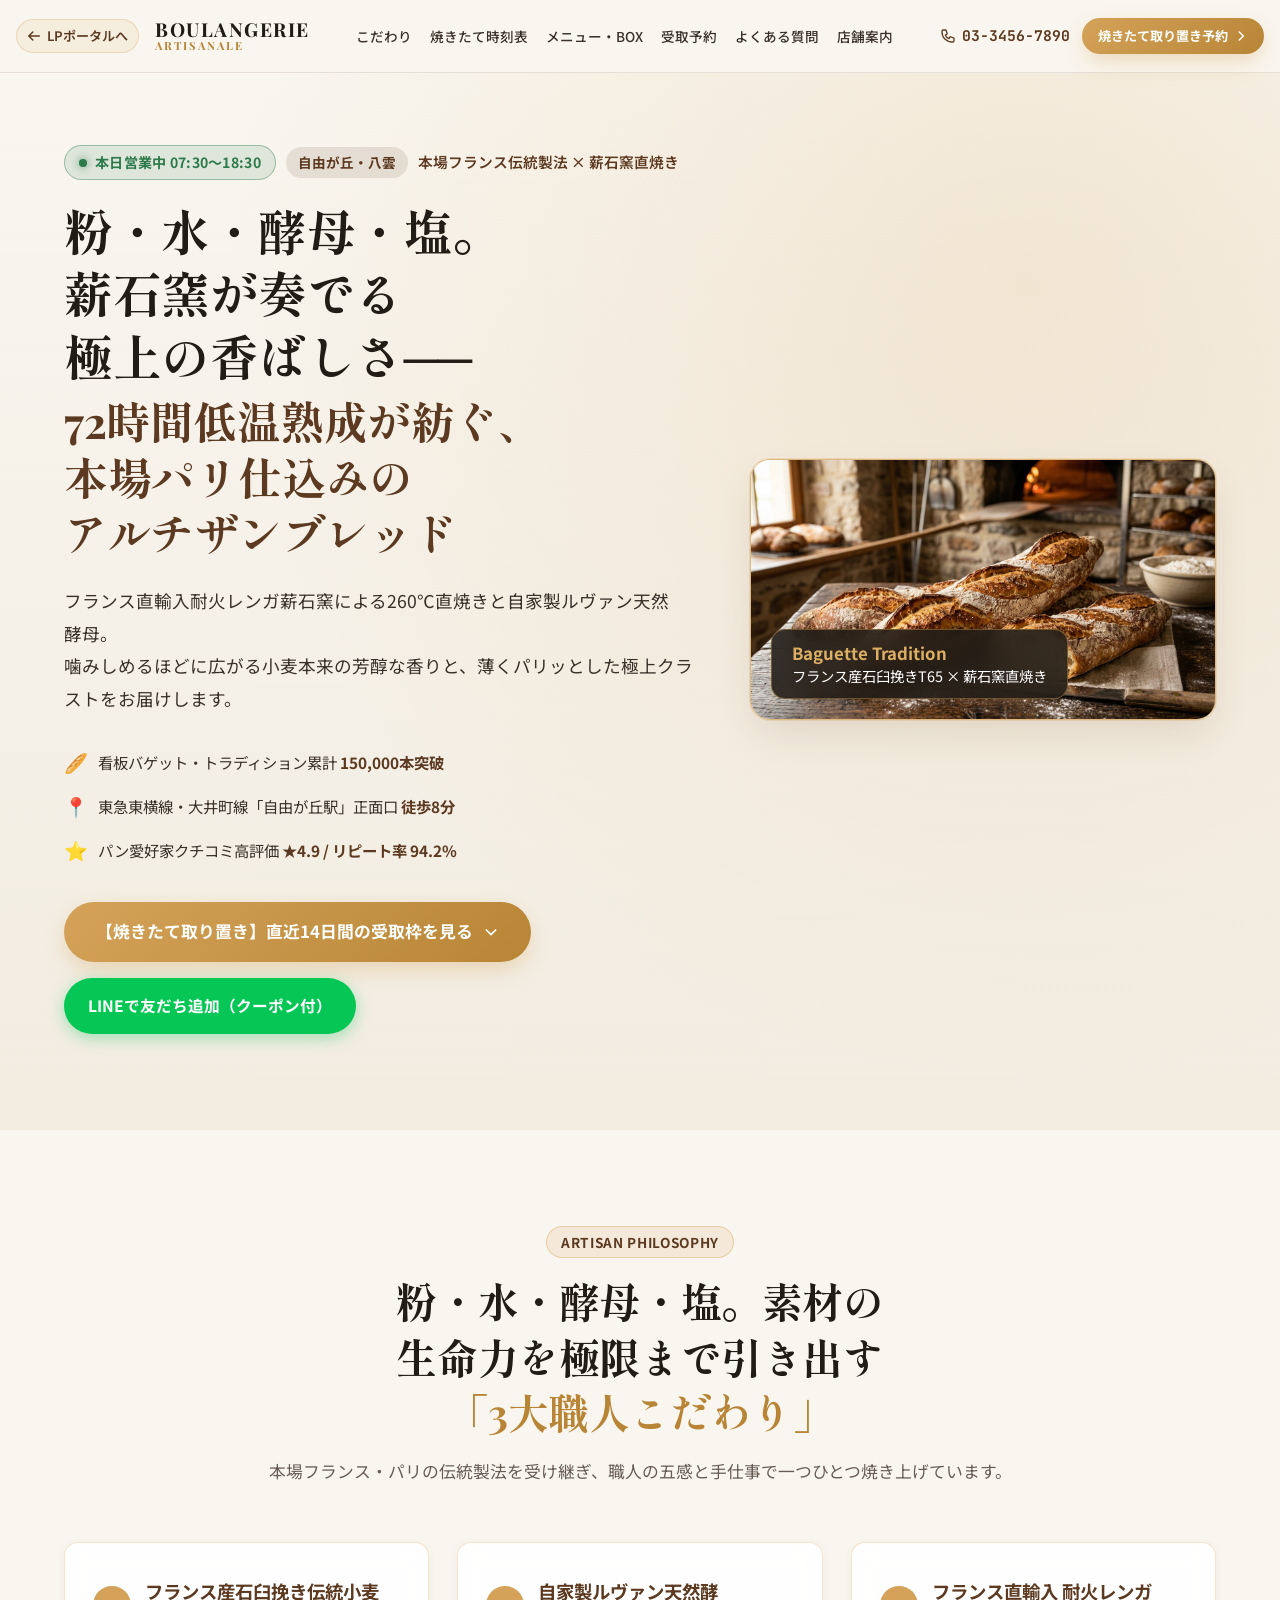
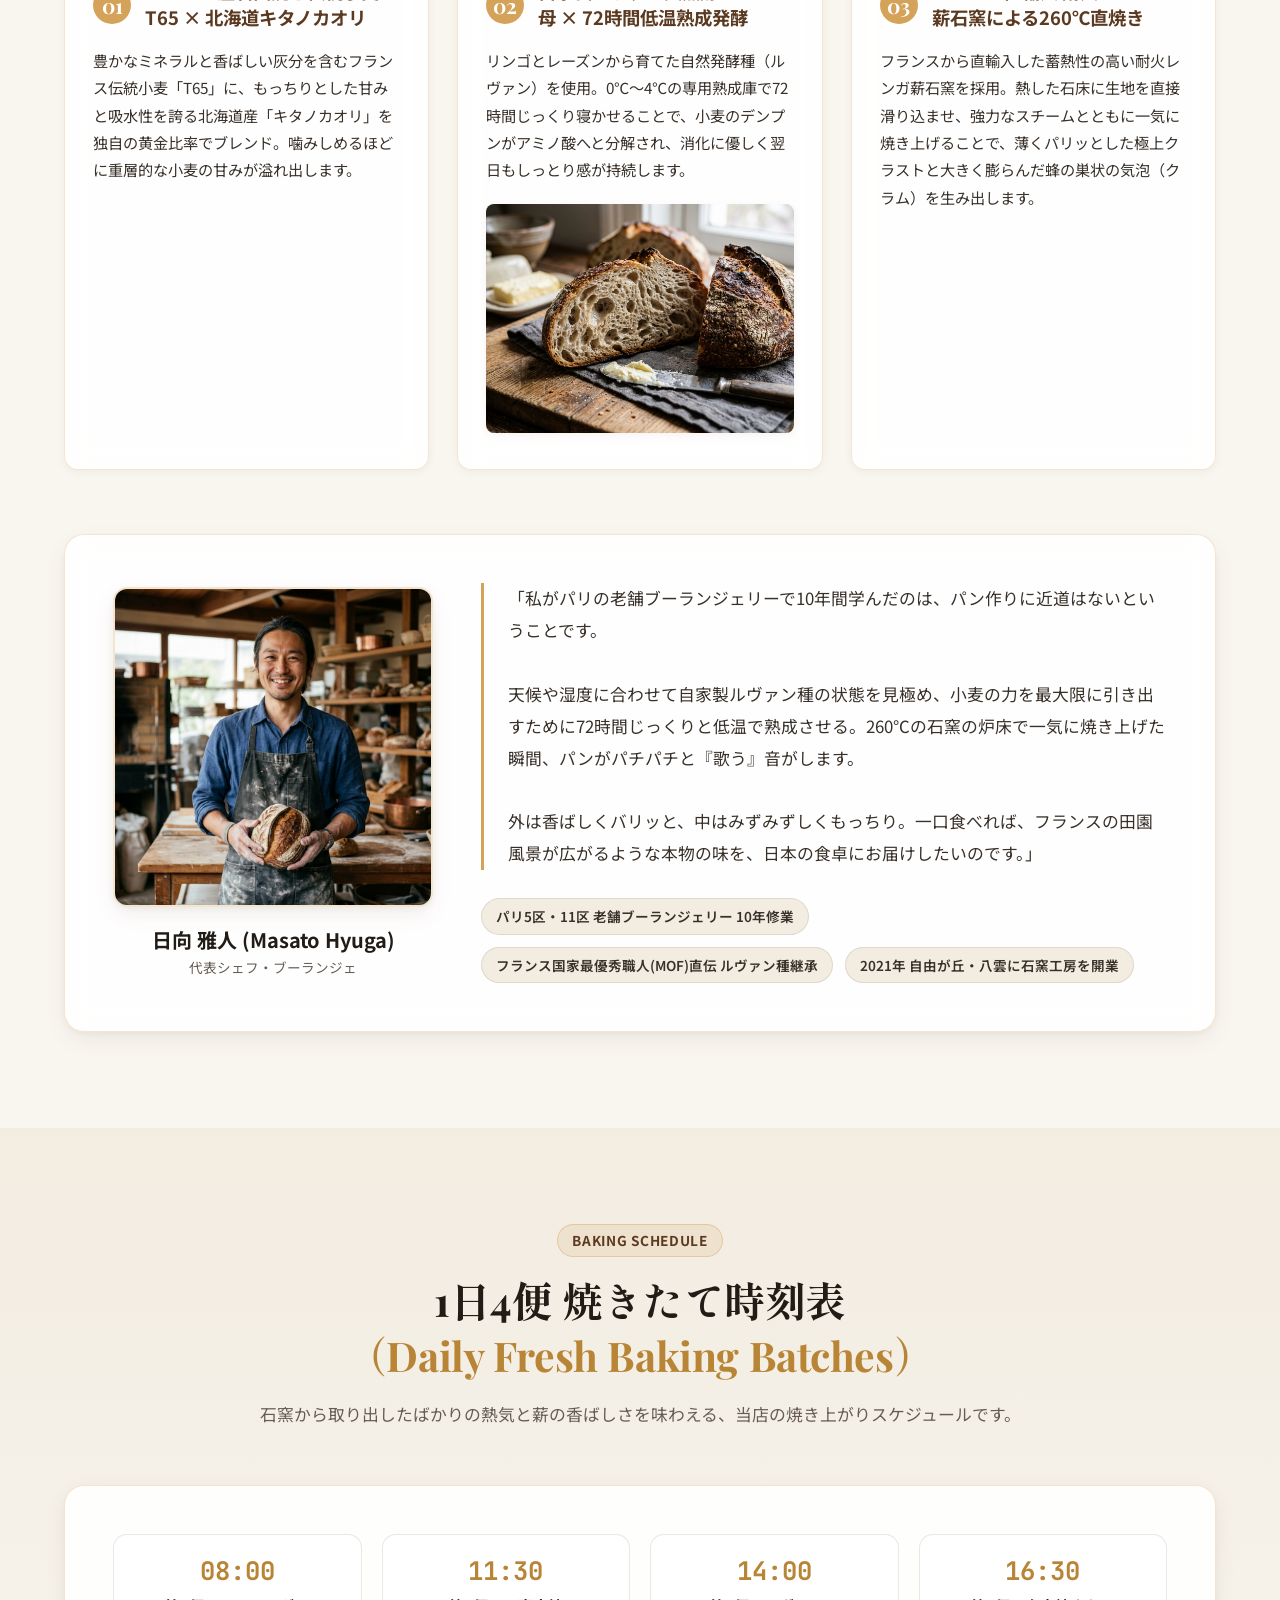
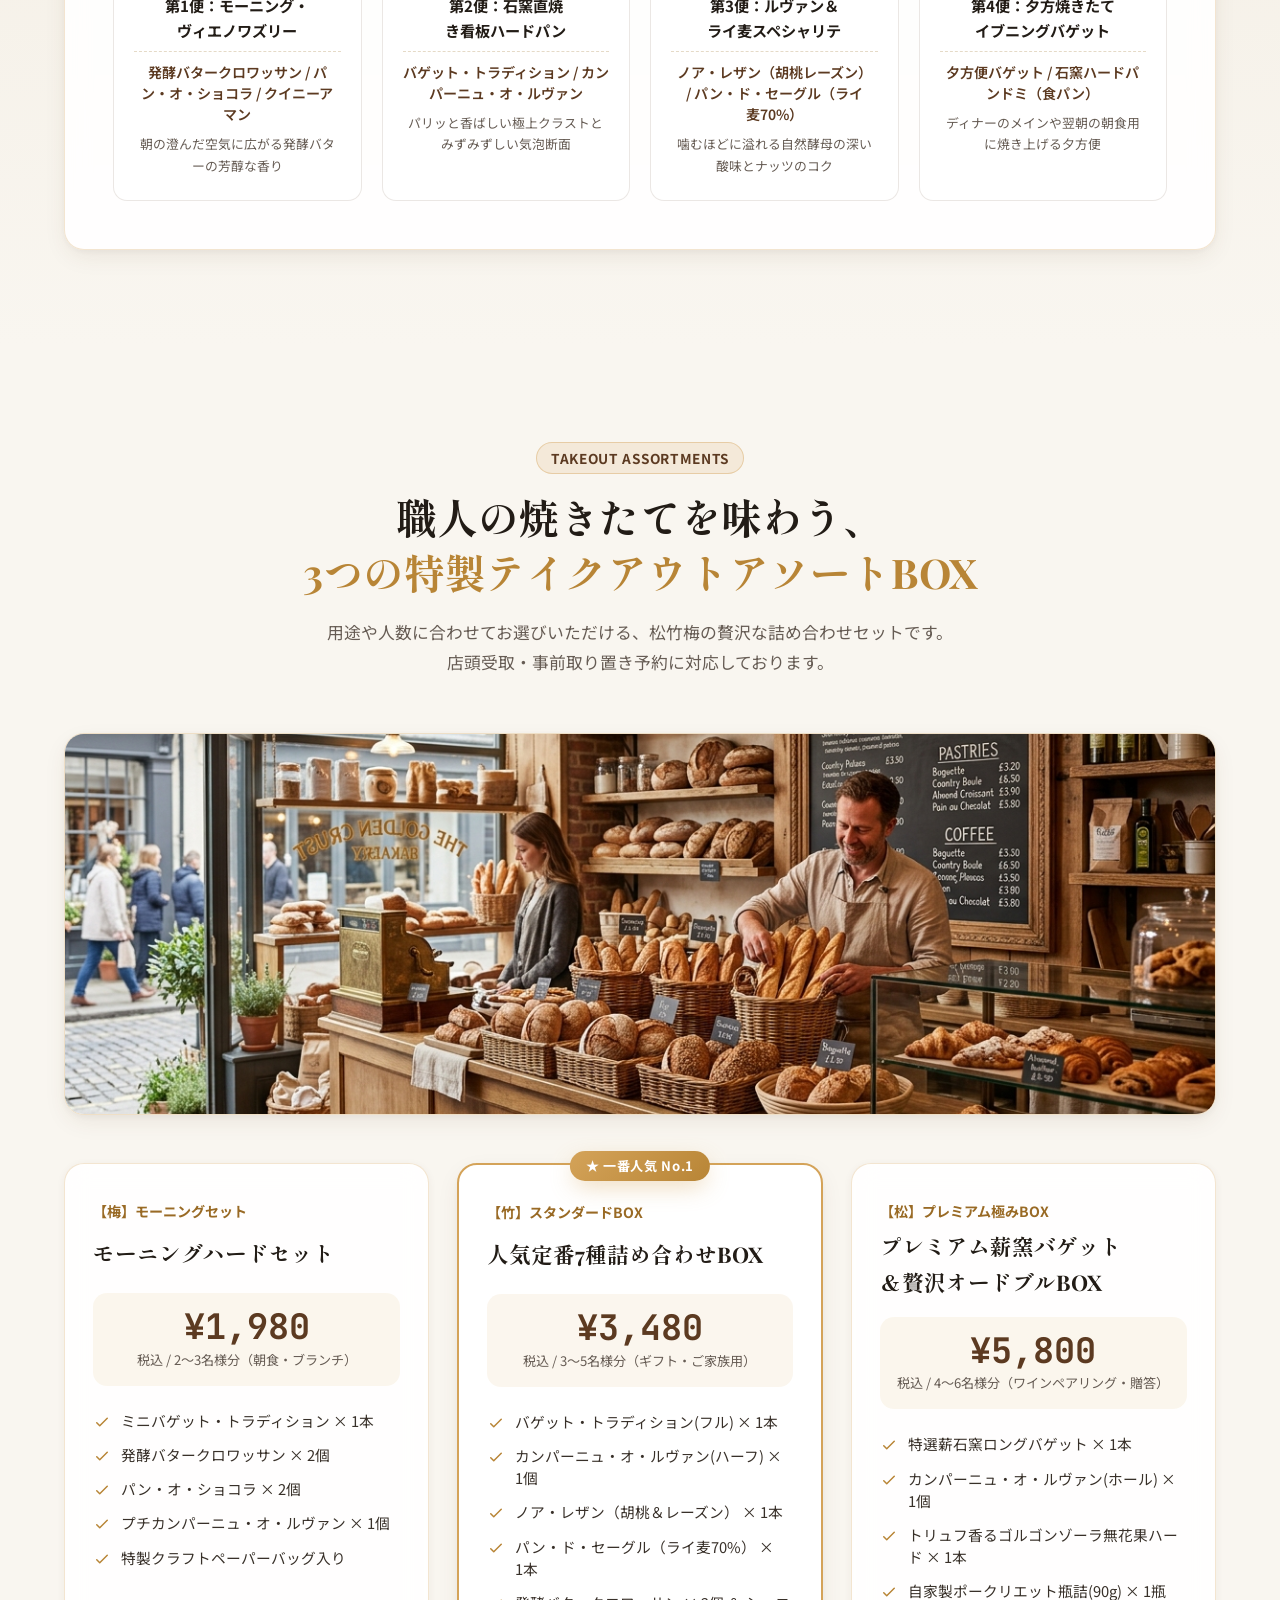
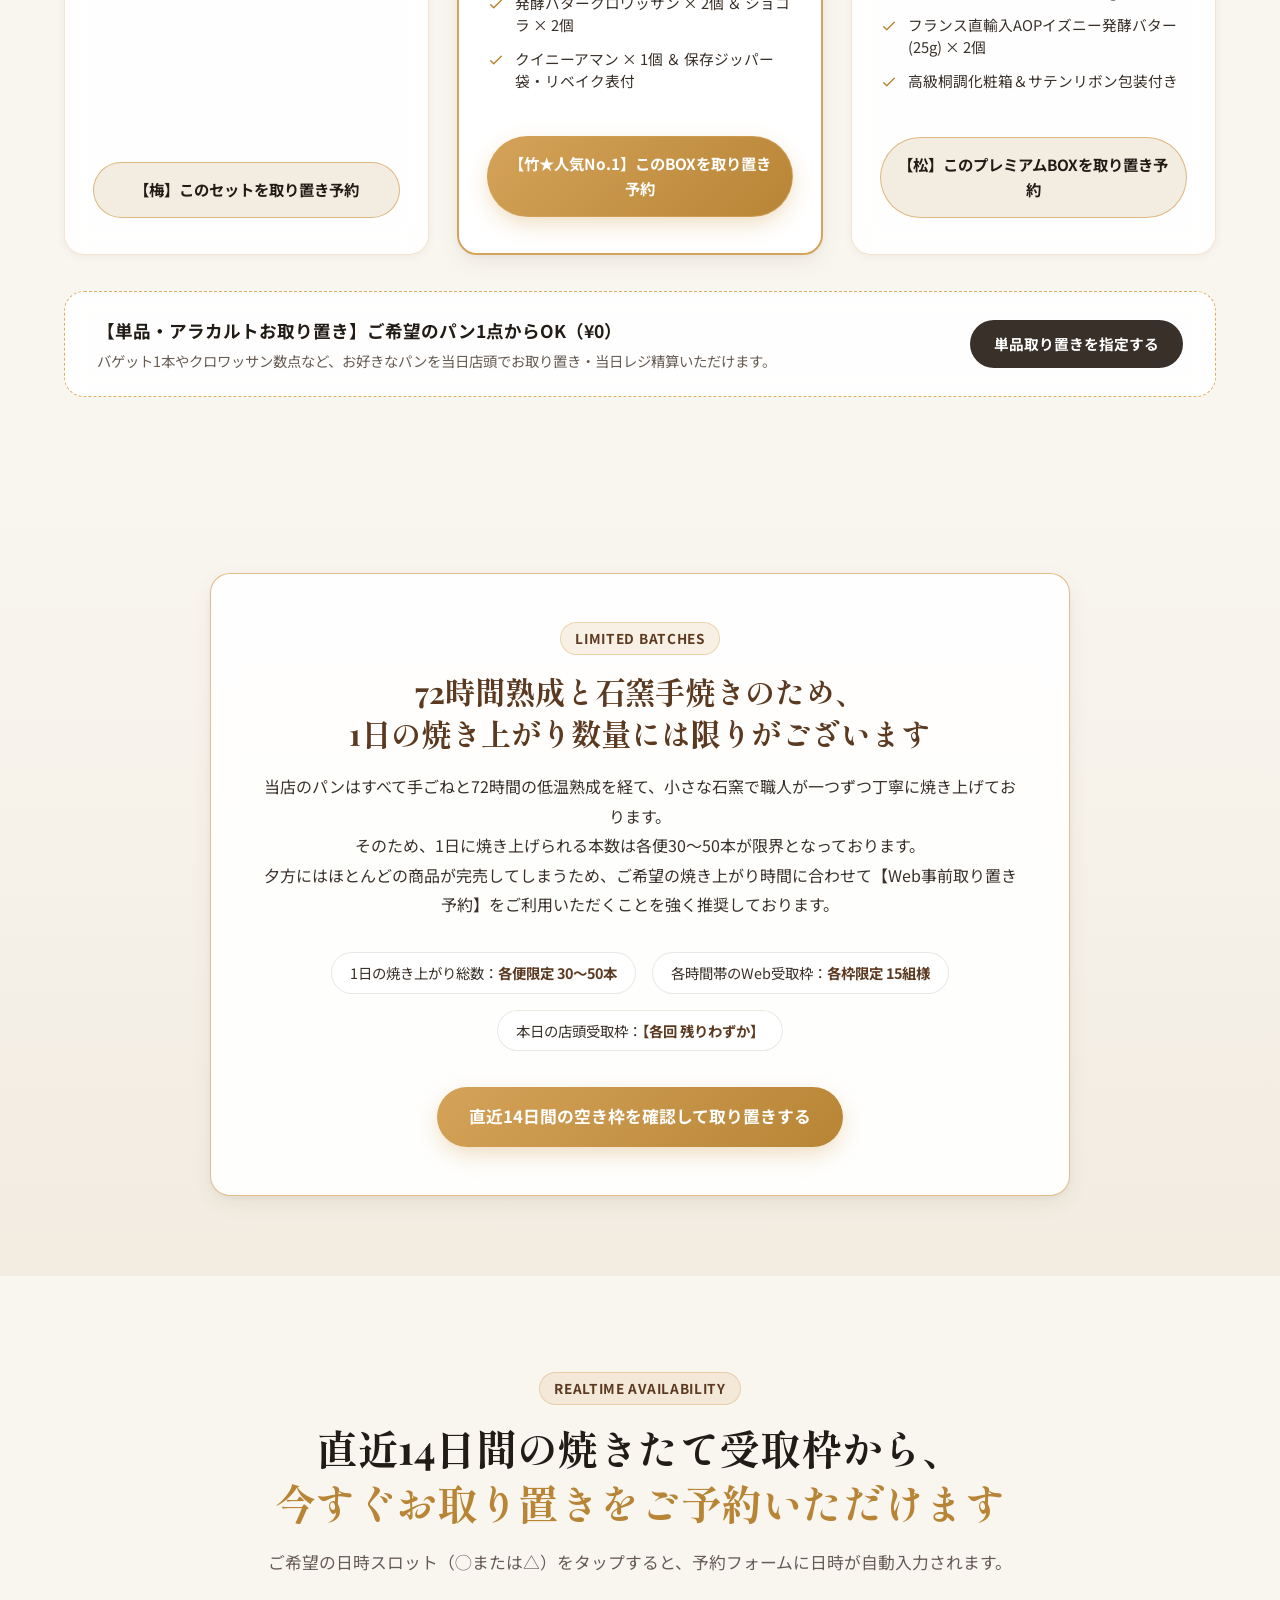
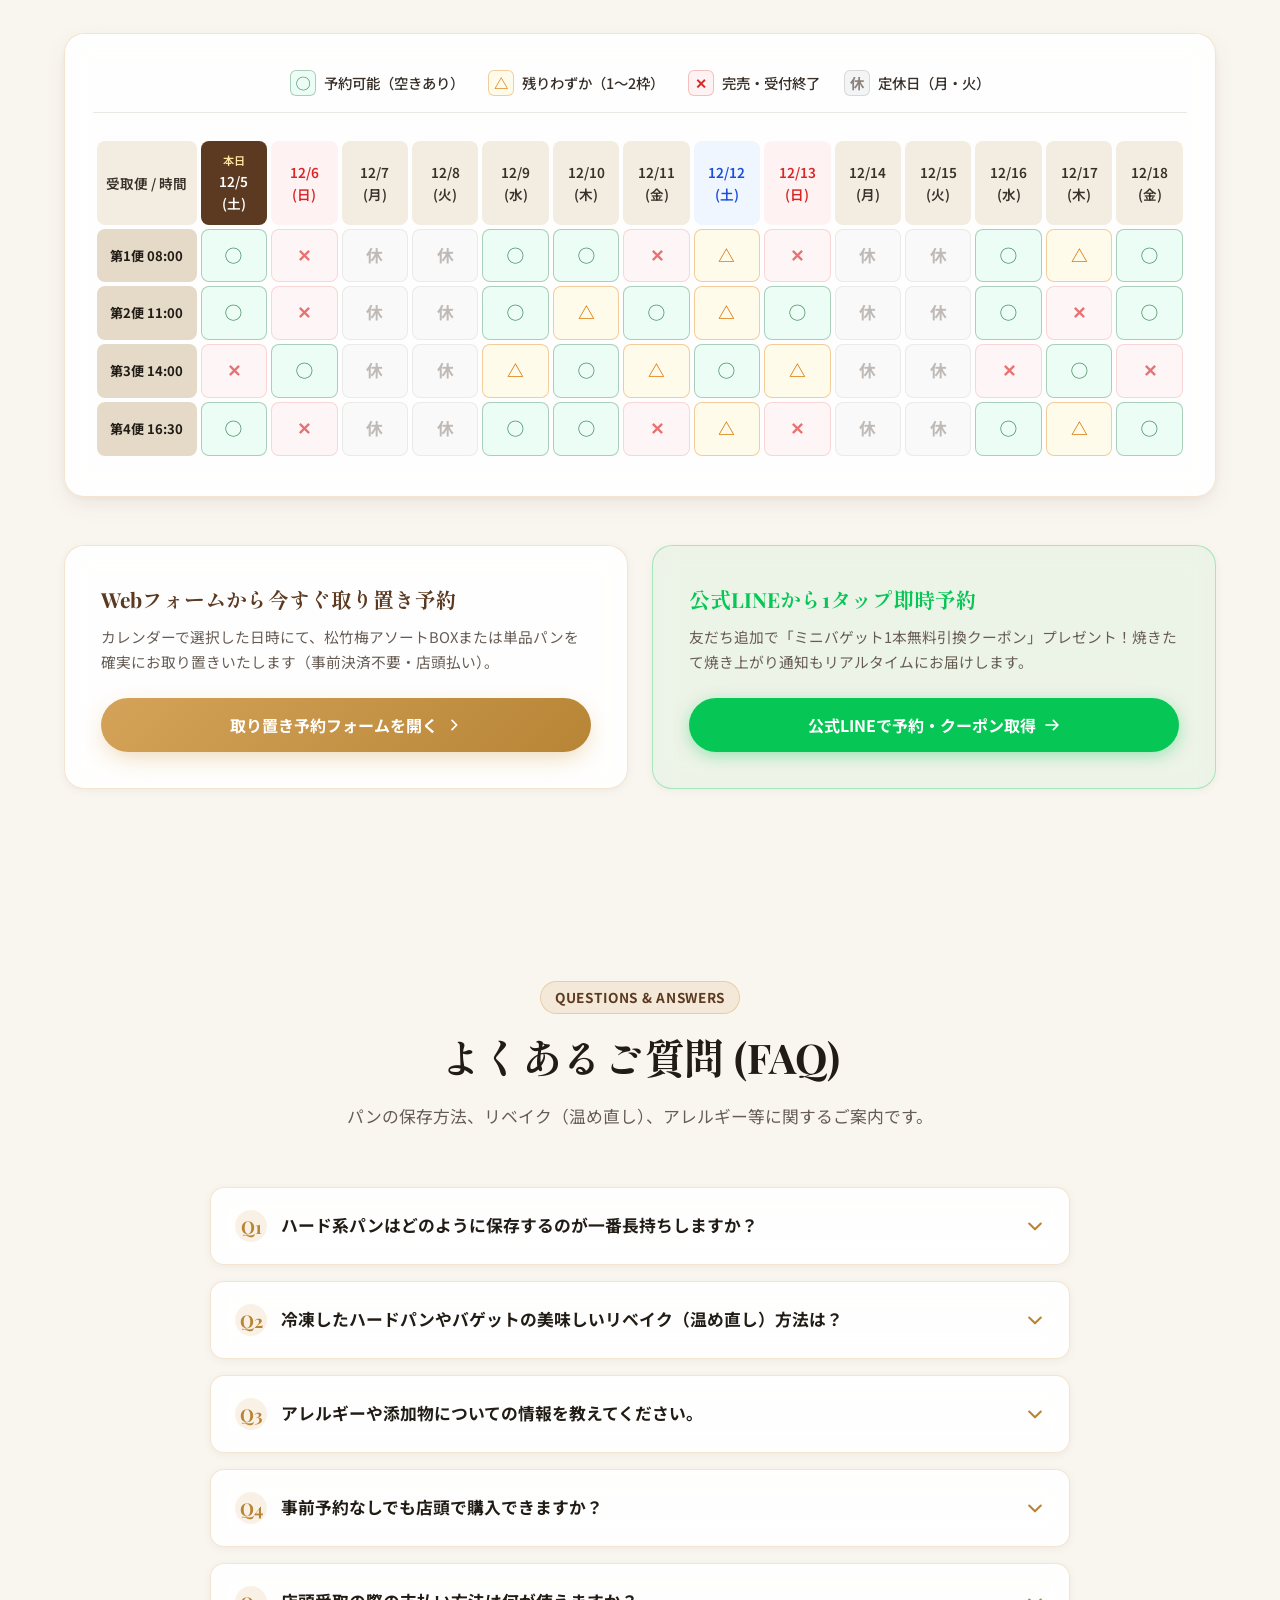
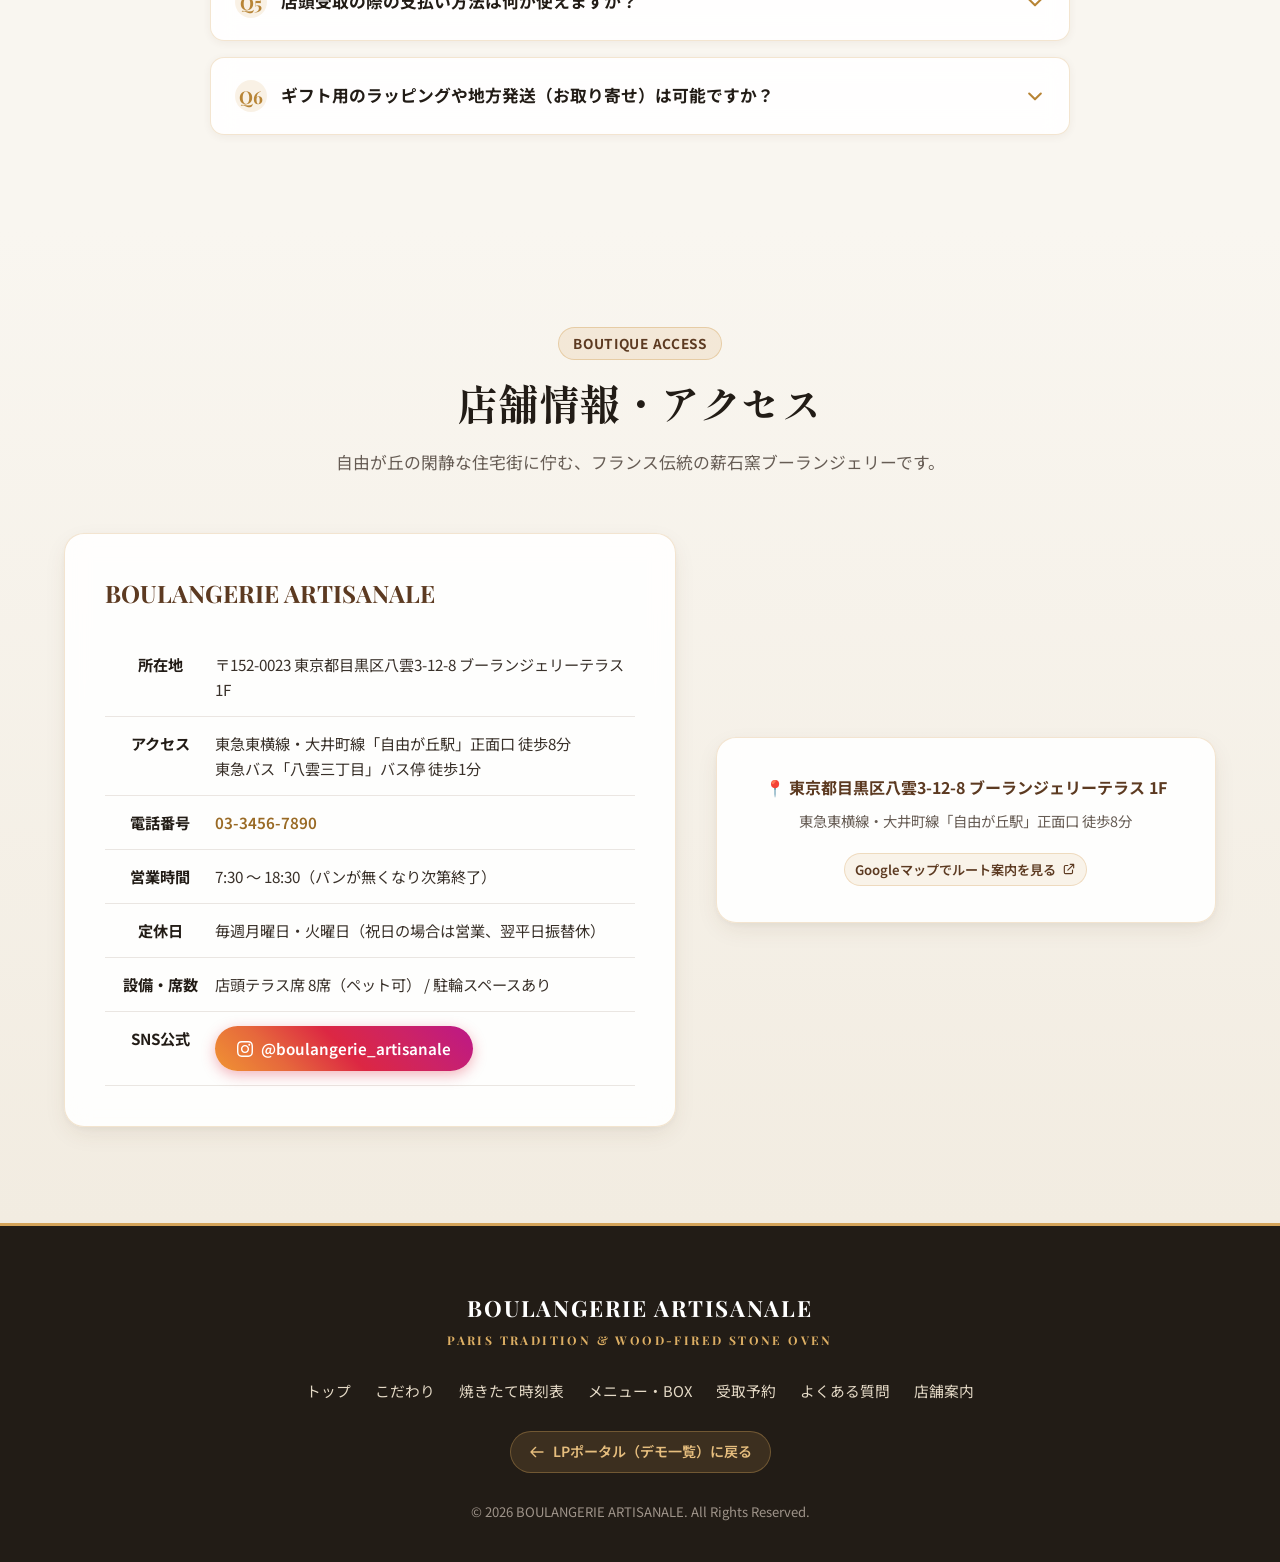
<file: samples/bakery/index.html>
<!DOCTYPE html>
<html lang="ja">
<head>
  <meta charset="UTF-8">
  <meta name="viewport" content="width=device-width, initial-scale=1.0">
  <meta name="description" content="【自由が丘・八雲】72時間低温熟成とフランス直輸入耐火レンガ石窯直焼き。本場パリ仕込みのアルチザンハードパン専門店。直近14日間の焼き立てパン取り置き予約受付中。">
  <title>【公式】72時間熟成・石窯直焼きハード系ブーランジェリー | BOULANGERIE ARTISANALE</title>

  <!-- Open Graph / OGP Tags -->
  <meta property="og:type" content="restaurant">
  <meta property="og:title" content="【公式】72時間熟成・石窯直焼きハード系ブーランジェリー | BOULANGERIE ARTISANALE">
  <meta property="og:description" content="72時間低温熟成とフランス直輸入耐火レンガ石窯直焼き。噛みしめるほどに小麦が香る本物のアルチザンブレッド。直近14日間の焼き立てパン取り置き予約受付中。">
  <meta property="og:site_name" content="BOULANGERIE ARTISANALE">
  <meta property="og:image" content="./assets/images/hero_baguette.jpg">

  <!-- Schema.org JSON-LD Structured Data for Local MEO -->
  <script type="application/ld+json">
  {
    "@context": "https://schema.org",
    "@type": "Bakery",
    "name": "BOULANGERIE ARTISANALE",
    "alternateName": "ブーランジェリー・アルチザナル",
    "image": "./assets/images/hero_baguette.jpg",
    "telephone": "03-3456-7890",
    "email": "contact@boulangerie-artisanale.example.com",
    "priceRange": "¥1,980 - ¥5,800",
    "address": {
      "@type": "PostalAddress",
      "streetAddress": "八雲3-12-8 ブーランジェリーテラス 1F",
      "addressLocality": "目黒区",
      "addressRegion": "東京都",
      "postalCode": "152-0023",
      "addressCountry": "JP"
    },
    "geo": {
      "@type": "GeoCoordinates",
      "latitude": 35.6186,
      "longitude": 139.6644
    },
    "openingHoursSpecification": [
      {
        "@type": "OpeningHoursSpecification",
        "dayOfWeek": ["Wednesday", "Thursday", "Friday", "Saturday", "Sunday"],
        "opens": "07:30",
        "closes": "18:30"
      }
    ],
    "sameAs": [
      "https://www.instagram.com/boulangerie_artisanale/"
    ],
    "servesCuisine": "French Artisan Hard Bread"
  }
  </script>

  <!-- Google Fonts: Playfair Display, Shippori Mincho, Noto Sans JP, JetBrains Mono -->
  <link rel="preconnect" href="https://fonts.googleapis.com">
  <link rel="preconnect" href="https://fonts.gstatic.com" crossorigin>
  <link href="https://fonts.googleapis.com/css2?family=JetBrains+Mono:wght@500;700&family=Noto+Sans+JP:wght@400;500;700&family=Playfair+Display:ital,wght@0,600;0,700;1,400&family=Shippori+Mincho:wght@500;700&display=swap" rel="stylesheet">

  <!-- Stylesheets (Strict Relative Paths) -->
  <link rel="stylesheet" href="../../css/reset.css">
  <link rel="stylesheet" href="../../css/tokens.css">
  <link rel="stylesheet" href="./css/bakery.css">
</head>
<body>

  <!-- =========================================================================
       1. Global Header & Floating Navigation
       ========================================================================= -->
  <header class="site-header" id="site-header">
    <div class="container header-inner">
      <div class="header-brand-group">
        <!-- Return Link to LP Portal Hub -->
        <a href="../../index.html" class="portal-return-link" title="LPポータル一覧に戻る">
          <svg xmlns="http://www.w3.org/2000/svg" width="14" height="14" fill="none" viewBox="0 0 24 24" stroke="currentColor" aria-hidden="true">
            <path stroke-linecap="round" stroke-linejoin="round" stroke-width="2.5" d="M10 19l-7-7m0 0l7-7m-7 7h18" />
          </svg>
          <span>LPポータルへ</span>
        </a>
        <a href="#hero" class="header-logo" aria-label="BOULANGERIE ARTISANALE トップへ">
          BOULANGERIE <span>ARTISANALE</span>
        </a>
      </div>

      <!-- Navigation Links -->
      <nav class="header-nav" aria-label="メインナビゲーション">
        <a href="#concept" class="header-nav-link">こだわり</a>
        <a href="#timetable" class="header-nav-link">焼きたて時刻表</a>
        <a href="#menu" class="header-nav-link">メニュー・BOX</a>
        <a href="#booking" class="header-nav-link">受取予約</a>
        <a href="#faq" class="header-nav-link">よくある質問</a>
        <a href="#access" class="header-nav-link">店舗案内</a>
      </nav>

      <div class="header-right">
        <a href="tel:03-3456-7890" class="header-tel-link" aria-label="電話でのお問い合わせ: 03-3456-7890">
          <svg xmlns="http://www.w3.org/2000/svg" width="16" height="16" fill="none" viewBox="0 0 24 24" stroke="currentColor" aria-hidden="true">
            <path stroke-linecap="round" stroke-linejoin="round" stroke-width="2" d="M3 5a2 2 0 012-2h3.28a1 1 0 01.948.684l1.498 4.493a1 1 0 01-.502 1.21l-2.257 1.13a11.042 11.042 0 005.516 5.516l1.13-2.257a1 1 0 011.21-.502l4.493 1.498a1 1 0 01.684.949V19a2 2 0 01-2 2h-1C9.716 21 3 14.284 3 6V5z" />
          </svg>
          <span>03-3456-7890</span>
        </a>
        <a href="#booking" class="header-cta-btn">
          <span>焼きたて取り置き予約</span>
          <svg xmlns="http://www.w3.org/2000/svg" width="14" height="14" fill="none" viewBox="0 0 24 24" stroke="currentColor" aria-hidden="true">
            <path stroke-linecap="round" stroke-linejoin="round" stroke-width="2.5" d="M9 5l7 7-7 7" />
          </svg>
        </a>
      </div>
    </div>
  </header>

  <main>
    <!-- =========================================================================
         2. Hero Section: Firewood Stone-Oven Baguette Sizzle + Live Badge + Instant Reserve
         ========================================================================= -->
    <section class="hero-section" id="hero" data-pasona="problem">
      <div class="container">
        <div class="hero-grid">
          <div class="hero-content">
            <div class="hero-prehead">
              <span class="open-badge">本日営業中 07:30〜18:30</span>
              <span class="hero-prehead-tag">自由が丘・八雲</span>
              <span>本場フランス伝統製法 × 薪石窯直焼き</span>
            </div>

            <h1 class="hero-title">
              <span class="u-inline-block">粉・水・酵母・塩。</span><span class="u-inline-block">薪石窯が奏でる</span><span class="u-inline-block">極上の香ばしさ──</span><br>
              <span class="title-accent"><span class="u-inline-block">72時間低温熟成が紡ぐ、</span><span class="u-inline-block">本場パリ仕込みの</span><span class="u-inline-block">アルチザンブレッド</span></span>
            </h1>

            <p class="hero-subtitle">
              フランス直輸入耐火レンガ薪石窯による260℃直焼きと自家製ルヴァン天然酵母。<br>
              噛みしめるほどに広がる小麦本来の芳醇な香りと、薄くパリッとした極上クラストをお届けします。
            </p>

            <!-- Social Proof Badges -->
            <div class="social-proof-badges">
              <div class="proof-badge-item">
                <span class="badge-icon" aria-hidden="true">🥖</span>
                <span>看板バゲット・トラディション累計 <strong>150,000本突破</strong></span>
              </div>
              <div class="proof-badge-item">
                <span class="badge-icon" aria-hidden="true">📍</span>
                <span>東急東横線・大井町線「自由が丘駅」正面口 <strong>徒歩8分</strong></span>
              </div>
              <div class="proof-badge-item">
                <span class="badge-icon" aria-hidden="true">⭐</span>
                <span>パン愛好家クチコミ高評価 <strong>★4.9 / リピート率 94.2%</strong></span>
              </div>
            </div>

            <!-- Hero CTA Actions -->
            <div class="hero-cta-box">
              <a href="#booking" class="cta-btn-primary">
                <span>【焼きたて取り置き】直近14日間の受取枠を見る</span>
                <svg xmlns="http://www.w3.org/2000/svg" width="16" height="16" fill="none" viewBox="0 0 24 24" stroke="currentColor" aria-hidden="true">
                  <path stroke-linecap="round" stroke-linejoin="round" stroke-width="2.5" d="M19 9l-7 7-7-7" />
                </svg>
              </a>
              <a href="https://line.me/R/ti/p/@boulangerie_art" class="cta-btn-secondary" target="_blank" rel="noopener noreferrer">
                <span>LINEで友だち追加（クーポン付）</span>
              </a>
            </div>
          </div>

          <!-- Hero Visual Card -->
          <div class="hero-visual-card">
            <img src="./assets/images/hero_baguette.jpg" alt="薪石窯で焼き上げた極上バゲット・トラディション" class="hero-img">
            <div class="hero-img-badge">
              <strong>Baguette Tradition</strong>
              <span>フランス産石臼挽きT65 × 薪石窯直焼き</span>
            </div>
          </div>
        </div>
      </div>
    </section>

    <!-- =========================================================================
         3. Concept Section: 3 Craftsmanship Commitments & Baker Profile
         ========================================================================= -->
    <section class="concept-section" id="concept" data-pasona="affinity">
      <div class="container">
        <div class="section-header">
          <span class="section-tag">Artisan Philosophy</span>
          <h2 class="section-title">
            粉・水・酵母・塩。素材の生命力を極限まで引き出す<br>
            <span class="text-gold">「3大職人こだわり」</span>
          </h2>
          <p class="section-subtitle">
            本場フランス・パリの伝統製法を受け継ぎ、職人の五感と手仕事で一つひとつ焼き上げています。
          </p>
        </div>

        <!-- 3 Pillars Grid -->
        <div class="pillars-grid">
          <div class="pillar-card">
            <div class="pillar-header">
              <span class="pillar-num">01</span>
              <h3 class="pillar-title">フランス産石臼挽き伝統小麦T65 × 北海道キタノカオリ</h3>
            </div>
            <p class="pillar-desc">
              豊かなミネラルと香ばしい灰分を含むフランス伝統小麦「T65」に、もっちりとした甘みと吸水性を誇る北海道産「キタノカオリ」を独自の黄金比率でブレンド。噛みしめるほどに重層的な小麦の甘みが溢れ出します。
            </p>
          </div>

          <div class="pillar-card">
            <div class="pillar-header">
              <span class="pillar-num">02</span>
              <h3 class="pillar-title">自家製ルヴァン天然酵母 × 72時間低温熟成発酵</h3>
            </div>
            <p class="pillar-desc">
              リンゴとレーズンから育てた自然発酵種（ルヴァン）を使用。0℃〜4℃の専用熟成庫で72時間じっくり寝かせることで、小麦のデンプンがアミノ酸へと分解され、消化に優しく翌日もしっとり感が持続します。
            </p>
            <div class="pillar-visual-box">
              <img src="./assets/images/campagne_slice.jpg" alt="72時間低温熟成カンパーニュの美しい気泡断面" class="campagne-img">
            </div>
          </div>

          <div class="pillar-card">
            <div class="pillar-header">
              <span class="pillar-num">03</span>
              <h3 class="pillar-title">フランス直輸入 耐火レンガ薪石窯による260℃直焼き</h3>
            </div>
            <p class="pillar-desc">
              フランスから直輸入した蓄熱性の高い耐火レンガ薪石窯を採用。熱した石床に生地を直接滑り込ませ、強力なスチームとともに一気に焼き上げることで、薄くパリッとした極上クラストと大きく膨らんだ蜂の巣状の気泡（クラム）を生み出します。
            </p>
          </div>
        </div>

        <!-- Baker Profile Card -->
        <div class="affinity-card">
          <div class="baker-photo-col">
            <div class="baker-photo-frame">
              <img src="./assets/images/baker_craftsman.jpg" alt="代表シェフ・ブーランジェ 日向 雅人" class="baker-photo">
            </div>
            <div class="baker-name-tag">
              <h3>日向 雅人 <span>(Masato Hyuga)</span></h3>
              <p>代表シェフ・ブーランジェ</p>
            </div>
          </div>

          <div class="affinity-content">
            <blockquote class="affinity-quote">
              「私がパリの老舗ブーランジェリーで10年間学んだのは、パン作りに近道はないということです。<br><br>
              天候や湿度に合わせて自家製ルヴァン種の状態を見極め、小麦の力を最大限に引き出すために72時間じっくりと低温で熟成させる。260℃の石窯の炉床で一気に焼き上げた瞬間、パンがパチパチと『歌う』音がします。<br><br>
              外は香ばしくバリッと、中はみずみずしくもっちり。一口食べれば、フランスの田園風景が広がるような本物の味を、日本の食卓にお届けしたいのです。」
            </blockquote>

            <div class="baker-credentials">
              <span class="cred-badge">パリ5区・11区 老舗ブーランジェリー 10年修業</span>
              <span class="cred-badge">フランス国家最優秀職人(MOF)直伝 ルヴァン種継承</span>
              <span class="cred-badge">2021年 自由が丘・八雲に石窯工房を開業</span>
            </div>
          </div>
        </div>
      </div>
    </section>

    <!-- =========================================================================
         4. Timetable Section: 1日4便 焼きたて時刻表 (08:00 / 11:30 / 14:00 / 16:30)
         ========================================================================= -->
    <section class="timetable-section" id="timetable" data-pasona="solution">
      <div class="container">
        <div class="section-header">
          <span class="section-tag">Baking Schedule</span>
          <h2 class="section-title">
            1日4便 焼きたて時刻表<br>
            <span class="text-gold">（Daily Fresh Baking Batches）</span>
          </h2>
          <p class="section-subtitle">
            石窯から取り出したばかりの熱気と薪の香ばしさを味わえる、当店の焼き上がりスケジュールです。
          </p>
        </div>

        <div class="timetable-block">
          <div class="timetable-grid">
            <div class="timetable-card">
              <div class="time-badge">08:00</div>
              <h3 class="batch-title">第1便：モーニング・ヴィエノワズリー</h3>
              <p class="batch-items">発酵バタークロワッサン / パン・オ・ショコラ / クイニーアマン</p>
              <p class="batch-desc">朝の澄んだ空気に広がる発酵バターの芳醇な香り</p>
            </div>

            <div class="timetable-card">
              <div class="time-badge">11:30</div>
              <h3 class="batch-title">第2便：石窯直焼き看板ハードパン</h3>
              <p class="batch-items">バゲット・トラディション / カンパーニュ・オ・ルヴァン</p>
              <p class="batch-desc">パリッと香ばしい極上クラストとみずみずしい気泡断面</p>
            </div>

            <div class="timetable-card">
              <div class="time-badge">14:00</div>
              <h3 class="batch-title">第3便：ルヴァン＆ライ麦スペシャリテ</h3>
              <p class="batch-items">ノア・レザン（胡桃レーズン） / パン・ド・セーグル（ライ麦70%）</p>
              <p class="batch-desc">噛むほどに溢れる自然酵母の深い酸味とナッツのコク</p>
            </div>

            <div class="timetable-card">
              <div class="time-badge">16:30</div>
              <h3 class="batch-title">第4便：夕方焼きたてイブニングバゲット</h3>
              <p class="batch-items">夕方便バゲット / 石窯ハードパンドミ（食パン）</p>
              <p class="batch-desc">ディナーのメインや翌朝の朝食用に焼き上げる夕方便</p>
            </div>
          </div>
        </div>
      </div>
    </section>

    <!-- =========================================================================
         5. Menu Section: Matsutake 3-Tier Takeout Assortment Boxes & Alacarte
         ========================================================================= -->
    <section class="menu-section" id="menu" data-pasona="offer">
      <div class="container">
        <div class="section-header">
          <span class="section-tag">Takeout Assortments</span>
          <h2 class="section-title">
            職人の焼きたてを味わう、<br>
            <span class="text-gold">3つの特製テイクアウトアソートBOX</span>
          </h2>
          <p class="section-subtitle">
            用途や人数に合わせてお選びいただける、松竹梅の贅沢な詰め合わせセットです。<br>
            店頭受取・事前取り置き予約に対応しております。
          </p>
        </div>

        <!-- Boutique Display Visual -->
        <div class="offer-banner">
          <img src="./assets/images/bakery_display.jpg" alt="欧風アンティークな店内に並ぶ焼き立てハードパン" class="offer-banner-img">
        </div>

        <!-- Matsutake 3-Tier Cards -->
        <div class="pricing-grid">
          <!-- 梅: モーニングハードセット -->
          <div class="plan-card" id="plan-card-plum">
            <div class="plan-tier-label">【梅】モーニングセット</div>
            <h3 class="plan-name">モーニングハードセット</h3>
            <div class="plan-price-box">
              <div class="plan-price">¥1,980</div>
              <div class="plan-price-sub">税込 / 2〜3名様分（朝食・ブランチ）</div>
            </div>

            <ul class="plan-features-list">
              <li class="plan-feature-item">
                <svg xmlns="http://www.w3.org/2000/svg" width="18" height="18" fill="none" viewBox="0 0 24 24" stroke="currentColor" aria-hidden="true"><path stroke-linecap="round" stroke-linejoin="round" stroke-width="2" d="M5 13l4 4L19 7"/></svg>
                <span>ミニバゲット・トラディション × 1本</span>
              </li>
              <li class="plan-feature-item">
                <svg xmlns="http://www.w3.org/2000/svg" width="18" height="18" fill="none" viewBox="0 0 24 24" stroke="currentColor" aria-hidden="true"><path stroke-linecap="round" stroke-linejoin="round" stroke-width="2" d="M5 13l4 4L19 7"/></svg>
                <span>発酵バタークロワッサン × 2個</span>
              </li>
              <li class="plan-feature-item">
                <svg xmlns="http://www.w3.org/2000/svg" width="18" height="18" fill="none" viewBox="0 0 24 24" stroke="currentColor" aria-hidden="true"><path stroke-linecap="round" stroke-linejoin="round" stroke-width="2" d="M5 13l4 4L19 7"/></svg>
                <span>パン・オ・ショコラ × 2個</span>
              </li>
              <li class="plan-feature-item">
                <svg xmlns="http://www.w3.org/2000/svg" width="18" height="18" fill="none" viewBox="0 0 24 24" stroke="currentColor" aria-hidden="true"><path stroke-linecap="round" stroke-linejoin="round" stroke-width="2" d="M5 13l4 4L19 7"/></svg>
                <span>プチカンパーニュ・オ・ルヴァン × 1個</span>
              </li>
              <li class="plan-feature-item">
                <svg xmlns="http://www.w3.org/2000/svg" width="18" height="18" fill="none" viewBox="0 0 24 24" stroke="currentColor" aria-hidden="true"><path stroke-linecap="round" stroke-linejoin="round" stroke-width="2" d="M5 13l4 4L19 7"/></svg>
                <span>特製クラフトペーパーバッグ入り</span>
              </li>
            </ul>

            <button type="button" class="btn-select-plan" data-plan-id="plum">
              <span>【梅】このセットを取り置き予約</span>
            </button>
          </div>

          <!-- 竹★人気No.1: 人気定番7種詰め合わせBOX -->
          <div class="plan-card is-popular" id="plan-card-bamboo">
            <div class="popular-badge">★ 一番人気 No.1</div>
            <div class="plan-tier-label">【竹】スタンダードBOX</div>
            <h3 class="plan-name">人気定番7種詰め合わせBOX</h3>
            <div class="plan-price-box">
              <div class="plan-price">¥3,480</div>
              <div class="plan-price-sub">税込 / 3〜5名様分（ギフト・ご家族用）</div>
            </div>

            <ul class="plan-features-list">
              <li class="plan-feature-item">
                <svg xmlns="http://www.w3.org/2000/svg" width="18" height="18" fill="none" viewBox="0 0 24 24" stroke="currentColor" aria-hidden="true"><path stroke-linecap="round" stroke-linejoin="round" stroke-width="2" d="M5 13l4 4L19 7"/></svg>
                <span>バゲット・トラディション(フル) × 1本</span>
              </li>
              <li class="plan-feature-item">
                <svg xmlns="http://www.w3.org/2000/svg" width="18" height="18" fill="none" viewBox="0 0 24 24" stroke="currentColor" aria-hidden="true"><path stroke-linecap="round" stroke-linejoin="round" stroke-width="2" d="M5 13l4 4L19 7"/></svg>
                <span>カンパーニュ・オ・ルヴァン(ハーフ) × 1個</span>
              </li>
              <li class="plan-feature-item">
                <svg xmlns="http://www.w3.org/2000/svg" width="18" height="18" fill="none" viewBox="0 0 24 24" stroke="currentColor" aria-hidden="true"><path stroke-linecap="round" stroke-linejoin="round" stroke-width="2" d="M5 13l4 4L19 7"/></svg>
                <span>ノア・レザン（胡桃＆レーズン） × 1本</span>
              </li>
              <li class="plan-feature-item">
                <svg xmlns="http://www.w3.org/2000/svg" width="18" height="18" fill="none" viewBox="0 0 24 24" stroke="currentColor" aria-hidden="true"><path stroke-linecap="round" stroke-linejoin="round" stroke-width="2" d="M5 13l4 4L19 7"/></svg>
                <span>パン・ド・セーグル（ライ麦70%） × 1本</span>
              </li>
              <li class="plan-feature-item">
                <svg xmlns="http://www.w3.org/2000/svg" width="18" height="18" fill="none" viewBox="0 0 24 24" stroke="currentColor" aria-hidden="true"><path stroke-linecap="round" stroke-linejoin="round" stroke-width="2" d="M5 13l4 4L19 7"/></svg>
                <span>発酵バタークロワッサン × 2個 ＆ ショコラ × 2個</span>
              </li>
              <li class="plan-feature-item">
                <svg xmlns="http://www.w3.org/2000/svg" width="18" height="18" fill="none" viewBox="0 0 24 24" stroke="currentColor" aria-hidden="true"><path stroke-linecap="round" stroke-linejoin="round" stroke-width="2" d="M5 13l4 4L19 7"/></svg>
                <span>クイニーアマン × 1個 ＆ 保存ジッパー袋・リベイク表付</span>
              </li>
            </ul>

            <button type="button" class="btn-select-plan" data-plan-id="bamboo">
              <span>【竹★人気No.1】このBOXを取り置き予約</span>
            </button>
          </div>

          <!-- 松: プレミアム薪窯バゲット＆贅沢オードブルBOX -->
          <div class="plan-card" id="plan-card-pine">
            <div class="plan-tier-label">【松】プレミアム極みBOX</div>
            <h3 class="plan-name">プレミアム薪窯バゲット＆贅沢オードブルBOX</h3>
            <div class="plan-price-box">
              <div class="plan-price">¥5,800</div>
              <div class="plan-price-sub">税込 / 4〜6名様分（ワインペアリング・贈答）</div>
            </div>

            <ul class="plan-features-list">
              <li class="plan-feature-item">
                <svg xmlns="http://www.w3.org/2000/svg" width="18" height="18" fill="none" viewBox="0 0 24 24" stroke="currentColor" aria-hidden="true"><path stroke-linecap="round" stroke-linejoin="round" stroke-width="2" d="M5 13l4 4L19 7"/></svg>
                <span>特選薪石窯ロングバゲット × 1本</span>
              </li>
              <li class="plan-feature-item">
                <svg xmlns="http://www.w3.org/2000/svg" width="18" height="18" fill="none" viewBox="0 0 24 24" stroke="currentColor" aria-hidden="true"><path stroke-linecap="round" stroke-linejoin="round" stroke-width="2" d="M5 13l4 4L19 7"/></svg>
                <span>カンパーニュ・オ・ルヴァン(ホール) × 1個</span>
              </li>
              <li class="plan-feature-item">
                <svg xmlns="http://www.w3.org/2000/svg" width="18" height="18" fill="none" viewBox="0 0 24 24" stroke="currentColor" aria-hidden="true"><path stroke-linecap="round" stroke-linejoin="round" stroke-width="2" d="M5 13l4 4L19 7"/></svg>
                <span>トリュフ香るゴルゴンゾーラ無花果ハード × 1本</span>
              </li>
              <li class="plan-feature-item">
                <svg xmlns="http://www.w3.org/2000/svg" width="18" height="18" fill="none" viewBox="0 0 24 24" stroke="currentColor" aria-hidden="true"><path stroke-linecap="round" stroke-linejoin="round" stroke-width="2" d="M5 13l4 4L19 7"/></svg>
                <span>自家製ポークリエット瓶詰(90g) × 1瓶</span>
              </li>
              <li class="plan-feature-item">
                <svg xmlns="http://www.w3.org/2000/svg" width="18" height="18" fill="none" viewBox="0 0 24 24" stroke="currentColor" aria-hidden="true"><path stroke-linecap="round" stroke-linejoin="round" stroke-width="2" d="M5 13l4 4L19 7"/></svg>
                <span>フランス直輸入AOPイズニー発酵バター(25g) × 2個</span>
              </li>
              <li class="plan-feature-item">
                <svg xmlns="http://www.w3.org/2000/svg" width="18" height="18" fill="none" viewBox="0 0 24 24" stroke="currentColor" aria-hidden="true"><path stroke-linecap="round" stroke-linejoin="round" stroke-width="2" d="M5 13l4 4L19 7"/></svg>
                <span>高級桐調化粧箱＆サテンリボン包装付き</span>
              </li>
            </ul>

            <button type="button" class="btn-select-plan" data-plan-id="pine">
              <span>【松】このプレミアムBOXを取り置き予約</span>
            </button>
          </div>
        </div>

        <!-- Alacarte Option -->
        <div class="alacarte-card">
          <div class="alacarte-info">
            <h3>【単品・アラカルトお取り置き】ご希望のパン1点からOK（¥0）</h3>
            <p>バゲット1本やクロワッサン数点など、お好きなパンを当日店頭でお取り置き・当日レジ精算いただけます。</p>
          </div>
          <button type="button" class="btn-select-alacarte" data-plan-id="alacarte">
            <span>単品取り置きを指定する</span>
          </button>
        </div>
      </div>
    </section>

    <!-- =========================================================================
         6. Narrowing Down: Scarcity & Daily Limits
         ========================================================================= -->
    <section class="narrowing-section" id="narrowing" data-pasona="narrowing">
      <div class="container">
        <div class="narrowing-box">
          <span class="section-tag">Limited Batches</span>
          <h2>72時間熟成と石窯手焼きのため、<br>1日の焼き上がり数量には限りがございます</h2>
          <p>
            当店のパンはすべて手ごねと72時間の低温熟成を経て、小さな石窯で職人が一つずつ丁寧に焼き上げております。<br>
            そのため、1日に焼き上げられる本数は各便30〜50本が限界となっております。<br>
            夕方にはほとんどの商品が完売してしまうため、ご希望の焼き上がり時間に合わせて【Web事前取り置き予約】をご利用いただくことを強く推奨しております。
          </p>

          <div class="scarcity-badges-row">
            <div class="scarcity-badge">
              <span>1日の焼き上がり総数：<strong>各便限定 30〜50本</strong></span>
            </div>
            <div class="scarcity-badge">
              <span>各時間帯のWeb受取枠：<strong>各枠限定 15組様</strong></span>
            </div>
            <div class="scarcity-badge">
              <span>本日の店頭受取枠：<strong>【各回 残りわずか】</strong></span>
            </div>
          </div>

          <a href="#booking" class="cta-btn-primary">
            <span>直近14日間の空き枠を確認して取り置きする</span>
          </a>
        </div>
      </div>
    </section>

    <!-- =========================================================================
         7. Booking Section (14-Day Calendar & Dual CTA Reservation) - #booking / #action
         ========================================================================= -->
    <section class="booking-section" id="booking" data-pasona="action">
      <div class="container">
        <div class="section-header">
          <span class="section-tag">Realtime Availability</span>
          <h2 class="section-title">
            直近14日間の焼きたて受取枠から、<br>
            <span class="text-gold">今すぐお取り置きをご予約いただけます</span>
          </h2>
          <p class="section-subtitle">
            ご希望の日時スロット（◯または△）をタップすると、予約フォームに日時が自動入力されます。
          </p>
        </div>

        <!-- 14-Day Calendar Grid Wrapper -->
        <div class="calendar-wrapper">
          <div class="calendar-legend">
            <div class="legend-item">
              <span class="legend-symbol sym-available">◯</span>
              <span>予約可能（空きあり）</span>
            </div>
            <div class="legend-item">
              <span class="legend-symbol sym-limited">△</span>
              <span>残りわずか（1〜2枠）</span>
            </div>
            <div class="legend-item">
              <span class="legend-symbol sym-full">✕</span>
              <span>完売・受付終了</span>
            </div>
            <div class="legend-item">
              <span class="legend-symbol sym-closed">休</span>
              <span>定休日（月・火）</span>
            </div>
          </div>

          <div class="calendar-grid-container" id="bakery-calendar-container">
            <!-- Dynamic calendar table injected via bakery.js -->
            <div class="calendar-loading-placeholder" style="text-align:center; padding: 40px; color: var(--text-muted);">
              空き状況カレンダーを読み込み中...
            </div>
          </div>
        </div>

        <!-- Dual CTA Reservation Banners -->
        <div class="dual-cta-banner">
          <!-- Web Booking CTA -->
          <div class="cta-card-web">
            <div>
              <h3>Webフォームから今すぐ取り置き予約</h3>
              <p>カレンダーで選択した日時にて、松竹梅アソートBOXまたは単品パンを確実にお取り置きいたします（事前決済不要・店頭払い）。</p>
            </div>
            <button type="button" class="btn-open-booking-modal" id="btn-open-modal-main">
              <span>取り置き予約フォームを開く</span>
              <svg xmlns="http://www.w3.org/2000/svg" width="16" height="16" fill="none" viewBox="0 0 24 24" stroke="currentColor" aria-hidden="true"><path stroke-linecap="round" stroke-linejoin="round" stroke-width="2.5" d="M9 5l7 7-7 7"/></svg>
            </button>
          </div>

          <!-- LINE Official CTA -->
          <div class="cta-card-line">
            <div>
              <h3>公式LINEから1タップ即時予約</h3>
              <p>友だち追加で「ミニバゲット1本無料引換クーポン」プレゼント！焼きたて焼き上がり通知もリアルタイムにお届けします。</p>
            </div>
            <a href="https://line.me/R/ti/p/@boulangerie_art" class="btn-line-reservation" target="_blank" rel="noopener noreferrer">
              <span>公式LINEで予約・クーポン取得</span>
              <svg xmlns="http://www.w3.org/2000/svg" width="16" height="16" fill="none" viewBox="0 0 24 24" stroke="currentColor" aria-hidden="true"><path stroke-linecap="round" stroke-linejoin="round" stroke-width="2.5" d="M14 5l7 7m0 0l-7 7m7-7H3"/></svg>
            </a>
          </div>
        </div>
      </div>
    </section>

    <!-- =========================================================================
         8. FAQ Section: 6 Accessible Accordion Items
         ========================================================================= -->
    <section class="faq-section" id="faq" data-pasona="faq">
      <div class="container">
        <div class="section-header">
          <span class="section-tag">Questions & Answers</span>
          <h2 class="section-title">よくあるご質問 (FAQ)</h2>
          <p class="section-subtitle">パンの保存方法、リベイク（温め直し）、アレルギー等に関するご案内です。</p>
        </div>

        <div class="faq-list">
          <!-- Q1 -->
          <div class="faq-item">
            <button type="button" class="faq-question-btn" aria-expanded="false">
              <div class="faq-q-text">
                <span class="faq-q-badge">Q1</span>
                <span>ハード系パンはどのように保存するのが一番長持ちしますか？</span>
              </div>
              <svg class="faq-icon" xmlns="http://www.w3.org/2000/svg" width="20" height="20" fill="none" viewBox="0 0 24 24" stroke="currentColor" aria-hidden="true"><path stroke-linecap="round" stroke-linejoin="round" stroke-width="2.5" d="M19 9l-7 7-7-7"/></svg>
            </button>
            <div class="faq-answer-panel">
              <div class="faq-a-content">
                <span class="faq-a-badge">A</span>
                <p>当日または翌日に召し上がる分以外は、好みの厚さにスライスして1枚ずつラップで密閉し、冷凍保存袋に入れて冷凍庫で保存してください（約2〜3週間美味しく保てます）。常温の場合は、カットした断面を下にしてクラフト紙袋に入れ、冷暗所にて保存してください。</p>
              </div>
            </div>
          </div>

          <!-- Q2 -->
          <div class="faq-item">
            <button type="button" class="faq-question-btn" aria-expanded="false">
              <div class="faq-q-text">
                <span class="faq-q-badge">Q2</span>
                <span>冷凍したハードパンやバゲットの美味しいリベイク（温め直し）方法は？</span>
              </div>
              <svg class="faq-icon" xmlns="http://www.w3.org/2000/svg" width="20" height="20" fill="none" viewBox="0 0 24 24" stroke="currentColor" aria-hidden="true"><path stroke-linecap="round" stroke-linejoin="round" stroke-width="2.5" d="M19 9l-7 7-7-7"/></svg>
            </button>
            <div class="faq-answer-panel">
              <div class="faq-a-content">
                <span class="faq-a-badge">A</span>
                <p>表面に軽く霧吹きで水を吹きかけ、予熱したオーブントースター（200℃〜220℃）で2〜3分温めてください。リベイクによる焼き立ての食感と芳醇な香りの変化をお楽しみいただけます。石窯直焼き特有の薄皮クラストがパリッと蘇り、クラムのみずみずしいもっちり感が際立ちます。</p>
              </div>
            </div>
          </div>

          <!-- Q3 -->
          <div class="faq-item">
            <button type="button" class="faq-question-btn" aria-expanded="false">
              <div class="faq-q-text">
                <span class="faq-q-badge">Q3</span>
                <span>アレルギーや添加物についての情報を教えてください。</span>
              </div>
              <svg class="faq-icon" xmlns="http://www.w3.org/2000/svg" width="20" height="20" fill="none" viewBox="0 0 24 24" stroke="currentColor" aria-hidden="true"><path stroke-linecap="round" stroke-linejoin="round" stroke-width="2.5" d="M19 9l-7 7-7-7"/></svg>
            </button>
            <div class="faq-answer-panel">
              <div class="faq-a-content">
                <span class="faq-a-badge">A</span>
                <p>当店のハード系パン（バゲット、カンパーニュ、セーグル等）は、小麦・水・自家製酵母・塩のみを使用し、乳・卵・油脂・保存料・イーストフードは一切使用しておりません。クロワッサンや一部のヴィエノワズリーには乳・卵を使用しています。</p>
              </div>
            </div>
          </div>

          <!-- Q4 -->
          <div class="faq-item">
            <button type="button" class="faq-question-btn" aria-expanded="false">
              <div class="faq-q-text">
                <span class="faq-q-badge">Q4</span>
                <span>事前予約なしでも店頭で購入できますか？</span>
              </div>
              <svg class="faq-icon" xmlns="http://www.w3.org/2000/svg" width="20" height="20" fill="none" viewBox="0 0 24 24" stroke="currentColor" aria-hidden="true"><path stroke-linecap="round" stroke-linejoin="round" stroke-width="2.5" d="M19 9l-7 7-7-7"/></svg>
            </button>
            <div class="faq-answer-panel">
              <div class="faq-a-content">
                <span class="faq-a-badge">A</span>
                <p>はい、もちろん店頭でも直接ご購入いただけます。ただし、石窯で焼き上げる数量に限りがあるため、人気のバゲットやクロワッサンは焼き上がり後すぐに完売することがございます。確実にお求めいただくためには、本Webサイトからの事前取り置き予約をおすすめしております。</p>
              </div>
            </div>
          </div>

          <!-- Q5 -->
          <div class="faq-item">
            <button type="button" class="faq-question-btn" aria-expanded="false">
              <div class="faq-q-text">
                <span class="faq-q-badge">Q5</span>
                <span>店頭受取の際の支払い方法は何が使えますか？</span>
              </div>
              <svg class="faq-icon" xmlns="http://www.w3.org/2000/svg" width="20" height="20" fill="none" viewBox="0 0 24 24" stroke="currentColor" aria-hidden="true"><path stroke-linecap="round" stroke-linejoin="round" stroke-width="2.5" d="M19 9l-7 7-7-7"/></svg>
            </button>
            <div class="faq-answer-panel">
              <div class="faq-a-content">
                <span class="faq-a-badge">A</span>
                <p>現金のほか、各種クレジットカード（VISA, Mastercard, JCB, AMEX, Diners）、交通系IC、電子マネー（iD, QUICPay）、QRコード決済（PayPay, LINE Pay, 楽天ペイ）に対応しております。お支払いは店頭受取時にお願いいたします。</p>
              </div>
            </div>
          </div>

          <!-- Q6 -->
          <div class="faq-item">
            <button type="button" class="faq-question-btn" aria-expanded="false">
              <div class="faq-q-text">
                <span class="faq-q-badge">Q6</span>
                <span>ギフト用のラッピングや地方発送（お取り寄せ）は可能ですか？</span>
              </div>
              <svg class="faq-icon" xmlns="http://www.w3.org/2000/svg" width="20" height="20" fill="none" viewBox="0 0 24 24" stroke="currentColor" aria-hidden="true"><path stroke-linecap="round" stroke-linejoin="round" stroke-width="2.5" d="M19 9l-7 7-7-7"/></svg>
            </button>
            <div class="faq-answer-panel">
              <div class="faq-a-content">
                <span class="faq-a-badge">A</span>
                <p>はい、【竹】および【松】のアソートBOXは高級クラフト化粧箱に入れてお渡しいたします。また、全国へのクール冷凍便での配送も承っております。ご希望の場合は予約フォームの備考欄または公式LINEにてお申し付けください。</p>
              </div>
            </div>
          </div>
        </div>
      </div>
    </section>

    <!-- =========================================================================
         9. Access & Store Info Section - #access
         ========================================================================= -->
    <section class="access-section" id="access">
      <div class="container">
        <div class="section-header">
          <span class="section-tag">Boutique Access</span>
          <h2 class="section-title">店舗情報・アクセス</h2>
          <p class="section-subtitle">自由が丘の閑静な住宅街に佇む、フランス伝統の薪石窯ブーランジェリーです。</p>
        </div>

        <div class="access-grid">
          <div class="access-info">
            <h3>BOULANGERIE ARTISANALE</h3>
            <table class="access-table">
              <tbody>
                <tr>
                  <th scope="row">所在地</th>
                  <td>〒152-0023 東京都目黒区八雲3-12-8 ブーランジェリーテラス 1F</td>
                </tr>
                <tr>
                  <th scope="row">アクセス</th>
                  <td>
                    東急東横線・大井町線「自由が丘駅」正面口 徒歩8分<br>
                    東急バス「八雲三丁目」バス停 徒歩1分
                  </td>
                </tr>
                <tr>
                  <th scope="row">電話番号</th>
                  <td><a href="tel:03-3456-7890">03-3456-7890</a></td>
                </tr>
                <tr>
                  <th scope="row">営業時間</th>
                  <td>7:30 〜 18:30（パンが無くなり次第終了）</td>
                </tr>
                <tr>
                  <th scope="row">定休日</th>
                  <td>毎週月曜日・火曜日（祝日の場合は営業、翌平日振替休）</td>
                </tr>
                <tr>
                  <th scope="row">設備・席数</th>
                  <td>店頭テラス席 8席（ペット可） / 駐輪スペースあり</td>
                </tr>
                <tr>
                  <th scope="row">SNS公式</th>
                  <td>
                    <a href="https://www.instagram.com/boulangerie_artisanale/" target="_blank" rel="noopener noreferrer" class="instagram-btn">
                      <svg xmlns="http://www.w3.org/2000/svg" width="16" height="16" fill="currentColor" viewBox="0 0 24 24" aria-hidden="true">
                        <path d="M12 2.163c3.204 0 3.584.012 4.85.07 3.252.148 4.771 1.691 4.919 4.919.058 1.265.069 1.645.069 4.849 0 3.205-.012 3.584-.069 4.849-.149 3.225-1.664 4.771-4.919 4.919-1.266.058-1.644.07-4.85.07-3.204 0-3.584-.012-4.849-.07-3.26-.149-4.771-1.699-4.919-4.92-.058-1.265-.07-1.644-.07-4.849 0-3.204.013-3.583.07-4.849.149-3.227 1.664-4.771 4.919-4.919 1.266-.057 1.645-.069 4.849-.069zm0-2.163c-3.259 0-3.667.014-4.947.072-4.358.2-6.78 2.618-6.98 6.98-.059 1.281-.073 1.689-.073 4.948 0 3.259.014 3.668.072 4.948.2 4.358 2.618 6.78 6.98 6.98 1.281.058 1.689.072 4.948.072 3.259 0 3.668-.014 4.948-.072 4.354-.2 6.782-2.618 6.979-6.98.059-1.28.073-1.689.073-4.948 0-3.259-.014-3.667-.072-4.947-.196-4.354-2.617-6.78-6.979-6.98-1.281-.059-1.69-.073-4.949-.073zm0 5.838c-3.403 0-6.162 2.759-6.162 6.162s2.759 6.163 6.162 6.163 6.162-2.759 6.162-6.163c0-3.403-2.759-6.162-6.162-6.162zm0 10.162c-2.209 0-4-1.79-4-4 0-2.209 1.791-4 4-4s4 1.791 4 4c0 2.21-1.791 4-4 4zm6.406-11.845c-.796 0-1.441.645-1.441 1.44s.645 1.44 1.441 1.44c.795 0 1.439-.645 1.439-1.44s-.644-1.44-1.439-1.44z"/>
                      </svg>
                      <span>@boulangerie_artisanale</span>
                    </a>
                  </td>
                </tr>
              </tbody>
            </table>
          </div>

          <div class="access-map-box">
            <p style="font-weight: 700; color: var(--bakery-crust-800); margin-bottom: 8px;">📍 東京都目黒区八雲3-12-8 ブーランジェリーテラス 1F</p>
            <p style="font-size: 0.9rem; color: var(--text-muted); margin-bottom: 20px;">東急東横線・大井町線「自由が丘駅」正面口 徒歩8分</p>
            <a href="https://maps.google.com/?q=東京都目黒区八雲3-12-8" target="_blank" rel="noopener noreferrer" class="portal-return-link" style="display:inline-flex;">
              <span>Googleマップでルート案内を見る</span>
              <svg xmlns="http://www.w3.org/2000/svg" width="14" height="14" fill="none" viewBox="0 0 24 24" stroke="currentColor" aria-hidden="true"><path stroke-linecap="round" stroke-linejoin="round" stroke-width="2" d="M10 6H6a2 2 0 00-2 2v10a2 2 0 002 2h10a2 2 0 002-2v-4M14 4h6m0 0v6m0-6L10 14"/></svg>
            </a>
          </div>
        </div>
      </div>
    </section>
  </main>

  <!-- =========================================================================
       10. Site Footer
       ========================================================================= -->
  <footer class="site-footer" id="site-footer">
    <div class="container footer-inner">
      <div class="footer-brand">
        BOULANGERIE ARTISANALE
        <span>PARIS TRADITION &amp; WOOD-FIRED STONE OVEN</span>
      </div>

      <nav class="footer-nav" aria-label="フッターナビゲーション">
        <a href="#hero">トップ</a>
        <a href="#concept">こだわり</a>
        <a href="#timetable">焼きたて時刻表</a>
        <a href="#menu">メニュー・BOX</a>
        <a href="#booking">受取予約</a>
        <a href="#faq">よくある質問</a>
        <a href="#access">店舗案内</a>
      </nav>

      <a href="../../index.html" class="footer-return-portal">
        <svg xmlns="http://www.w3.org/2000/svg" width="16" height="16" fill="none" viewBox="0 0 24 24" stroke="currentColor" aria-hidden="true"><path stroke-linecap="round" stroke-linejoin="round" stroke-width="2" d="M10 19l-7-7m0 0l7-7m-7 7h18"/></svg>
        <span>LPポータル（デモ一覧）に戻る</span>
      </a>

      <p class="footer-copyright">
        &copy; 2026 BOULANGERIE ARTISANALE. All Rights Reserved.
      </p>
    </div>
  </footer>

  <!-- =========================================================================
       11. Booking Modal & Thank-You Screen
       ========================================================================= -->
  <div class="modal-overlay" id="booking-modal" role="dialog" aria-modal="true" aria-labelledby="modal-title-text" aria-hidden="true">
    <div class="modal-container">
      <button type="button" class="modal-close-btn" id="modal-close-btn" aria-label="モーダルを閉じる">
        <svg xmlns="http://www.w3.org/2000/svg" width="20" height="20" fill="none" viewBox="0 0 24 24" stroke="currentColor" aria-hidden="true"><path stroke-linecap="round" stroke-linejoin="round" stroke-width="2" d="M6 18L18 6M6 6l12 12"/></svg>
      </button>

      <!-- Step 1: Booking Form -->
      <div class="booking-form-view" id="booking-form-view">
        <div class="modal-header">
          <h3 class="modal-title" id="modal-title-text">焼きたてパン お取り置きご予約</h3>
          <p class="modal-desc">ご希望の受取日時・アソートBOXをお選びください（店頭精算）</p>
        </div>

        <form class="booking-form" id="bakery-booking-form" novalidate>
          <div class="form-group">
            <label for="form-plan">ご希望プラン・アソートBOX <span class="required-tag">必須</span></label>
            <select id="form-plan" name="plan" class="form-select" required>
              <option value="bamboo">【竹★人気No.1】人気定番7種詰め合わせBOX (¥3,480)</option>
              <option value="plum">【梅】モーニングハードセット (¥1,980)</option>
              <option value="pine">【松】プレミアム薪窯バゲット＆贅沢オードブルBOX (¥5,800)</option>
              <option value="alacarte">【店頭お取り置き】お好きなパンを当日レジ精算 (¥0)</option>
            </select>
          </div>

          <div class="form-group">
            <label for="form-datetime">ご希望の受取日時 <span class="required-tag">必須</span></label>
            <input type="text" id="form-datetime" name="datetime" class="form-input" placeholder="カレンダーでスロットを選択、または直接入力" required>
          </div>

          <div class="form-group">
            <label for="form-name">お名前 <span class="required-tag">必須</span></label>
            <input type="text" id="form-name" name="name" class="form-input" placeholder="例: 山田 太郎" required>
          </div>

          <div class="form-group">
            <label for="form-phone">お電話番号 <span class="required-tag">必須</span></label>
            <input type="tel" id="form-phone" name="phone" class="form-input" placeholder="例: 090-1234-5678" required>
          </div>

          <div class="form-group">
            <label for="form-email">メールアドレス <span class="required-tag">必須</span></label>
            <input type="email" id="form-email" name="email" class="form-input" placeholder="例: yamada@example.com" required>
          </div>

          <div class="form-group">
            <label for="form-notes">備考・ご要望（単品パンの種類・個数・スライスカット等）</label>
            <textarea id="form-notes" name="notes" rows="3" class="form-textarea" placeholder="例: バゲットは2cmスライス希望 / アレルギー対応の確認等"></textarea>
          </div>

          <button type="submit" class="form-submit-btn" id="btn-submit-booking">
            <span>上記内容でお取り置きを予約する</span>
          </button>
        </form>
      </div>

      <!-- Step 2: Thank-You View -->
      <div class="thankyou-view" id="thankyou-view">
        <div class="thankyou-icon">
          <svg xmlns="http://www.w3.org/2000/svg" width="32" height="32" fill="none" viewBox="0 0 24 24" stroke="currentColor" aria-hidden="true"><path stroke-linecap="round" stroke-linejoin="round" stroke-width="2.5" d="M5 13l4 4L19 7"/></svg>
        </div>

        <h3 class="thankyou-title">お取り置き予約が完了いたしました</h3>
        <p class="thankyou-desc">ご指定の日時に焼き立てのパンをご用意してお待ちしております。</p>

        <div class="res-id-box">
          <div class="res-id-label">ご予約番号</div>
          <div class="res-id-value" id="res-id">BAK-20260822-XXXX</div>
        </div>

        <table class="res-details-table">
          <tbody>
            <tr>
              <th scope="row">お名前</th>
              <td id="res-name">-</td>
            </tr>
            <tr>
              <th scope="row">プラン</th>
              <td id="res-plan">-</td>
            </tr>
            <tr>
              <th scope="row">受取日時</th>
              <td id="res-datetime">-</td>
            </tr>
            <tr>
              <th scope="row">受取店舗</th>
              <td id="res-location">BOULANGERIE ARTISANALE（東京都目黒区八雲3-12-8）</td>
            </tr>
          </tbody>
        </table>

        <div class="modal-actions-list">
          <a href="#" class="btn-modal-gcal" id="btn-google-cal" target="_blank" rel="noopener noreferrer">
            <svg xmlns="http://www.w3.org/2000/svg" width="18" height="18" fill="none" viewBox="0 0 24 24" stroke="currentColor" aria-hidden="true"><rect x="3" y="4" width="18" height="18" rx="2" ry="2" stroke-width="2"></rect><line x1="16" y1="2" x2="16" y2="6" stroke-width="2"></line><line x1="8" y1="2" x2="8" y2="6" stroke-width="2"></line><line x1="3" y1="10" x2="21" y2="10" stroke-width="2"></line></svg>
            <span>Googleカレンダーに受取予定を登録</span>
          </a>

          <button type="button" class="btn-modal-ics" id="btn-download-ics">
            <svg xmlns="http://www.w3.org/2000/svg" width="18" height="18" fill="none" viewBox="0 0 24 24" stroke="currentColor" aria-hidden="true"><path stroke-linecap="round" stroke-linejoin="round" stroke-width="2" d="M4 16v1a3 3 0 003 3h10a3 3 0 003-3v-1m-4-4l-4 4m0 0l-4-4m4 4V4"/></svg>
            <span>Apple / Outlook カレンダー保存 (.ics / 2h前通知付)</span>
          </button>

          <a href="#" class="btn-modal-line" id="btn-line-confirm" target="_blank" rel="noopener noreferrer">
            <span>公式LINEで予約確認メッセージを送信</span>
          </a>

          <button type="button" class="btn-modal-close-final" id="modal-success-close-btn">
            <span>閉じる</span>
          </button>
        </div>
      </div>
    </div>
  </div>

  <!-- =========================================================================
       12. Mobile Sticky CTA Bar
       ========================================================================= -->
  <div class="mobile-sticky-bar" id="mobile-sticky-cta" aria-label="モバイル取り置き予約ショートカット">
    <div class="sticky-bar-inner">
      <a href="https://line.me/R/ti/p/@boulangerie_art" class="sticky-btn-line" target="_blank" rel="noopener noreferrer">
        <span>LINE予約</span>
      </a>
      <a href="#booking" class="sticky-btn-web">
        <span>🥖 焼きたてパン取り置き予約</span>
      </a>
    </div>
  </div>

  <!-- =========================================================================
       13. Scripts (Strict Load Order: config.js before bakery.js)
       ========================================================================= -->
  <script src="./js/config.js"></script>
  <script src="./js/bakery.js"></script>
</body>
</html>
</file>
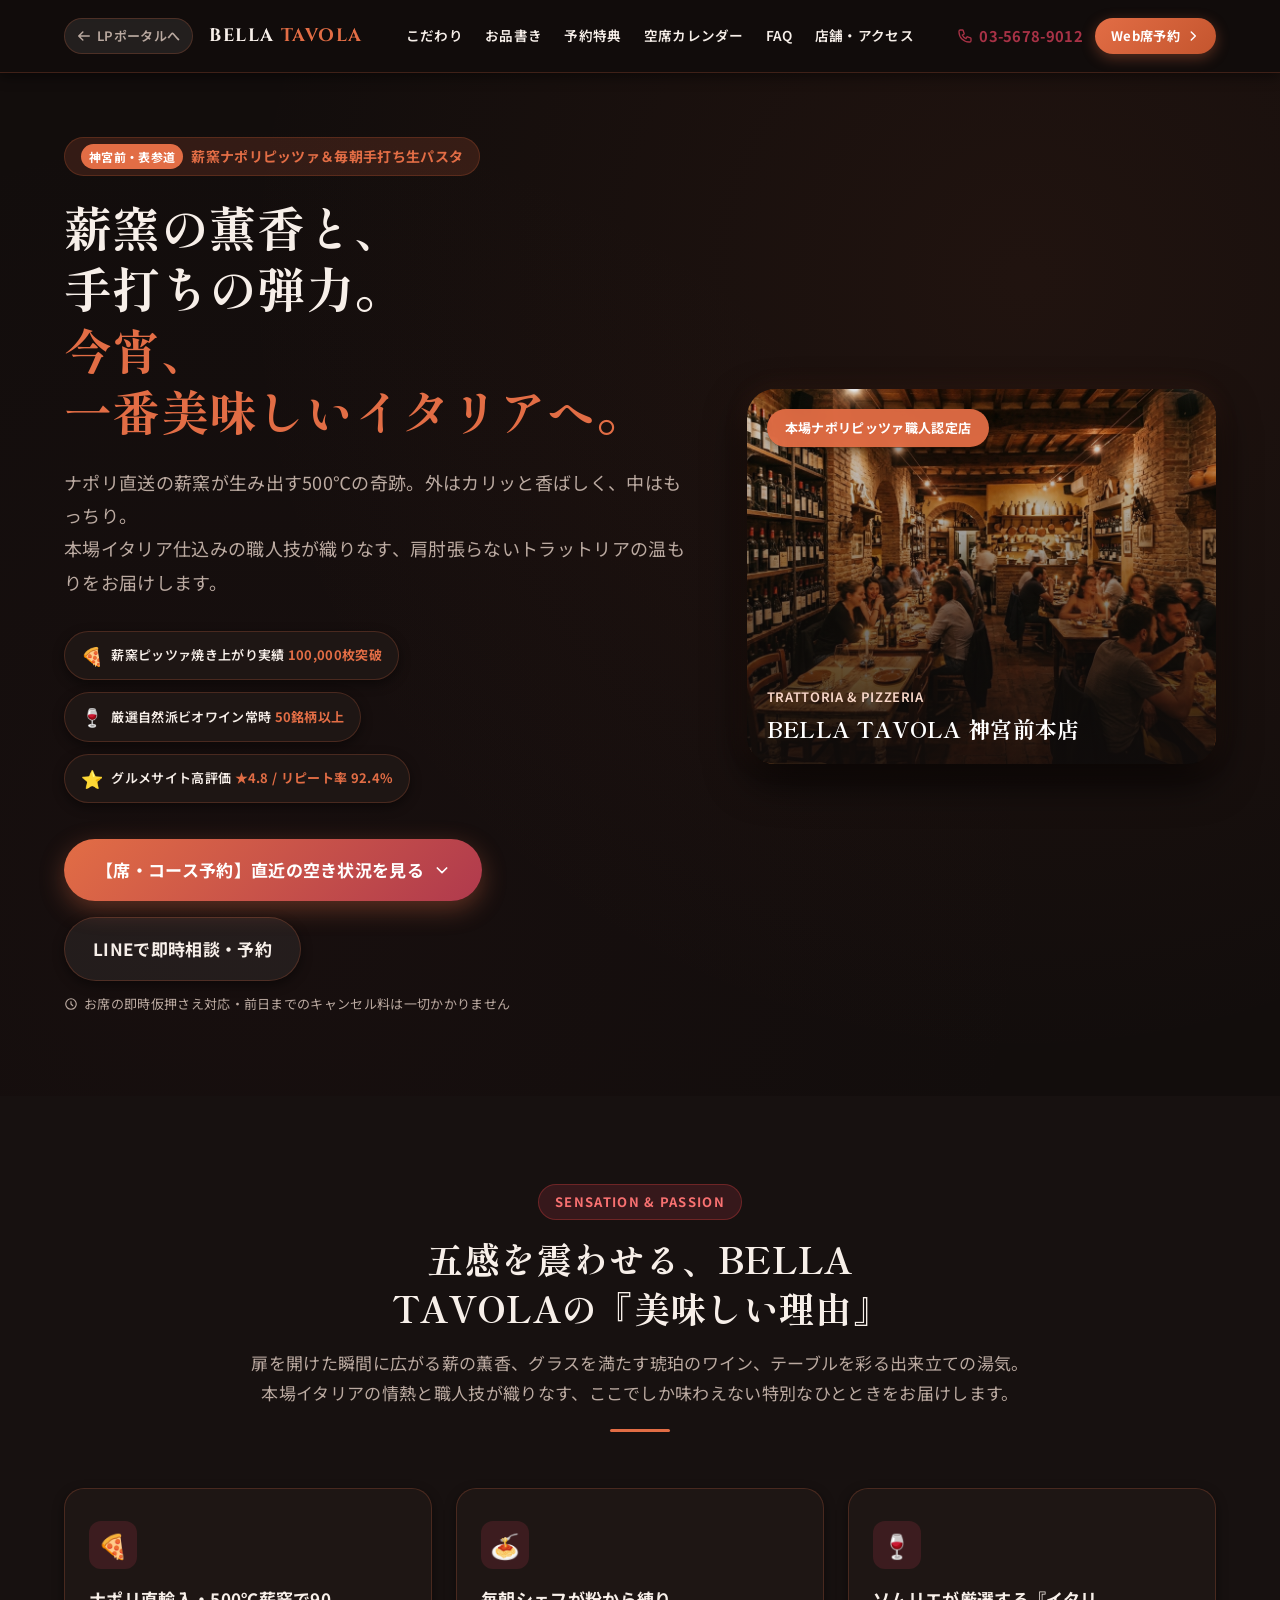
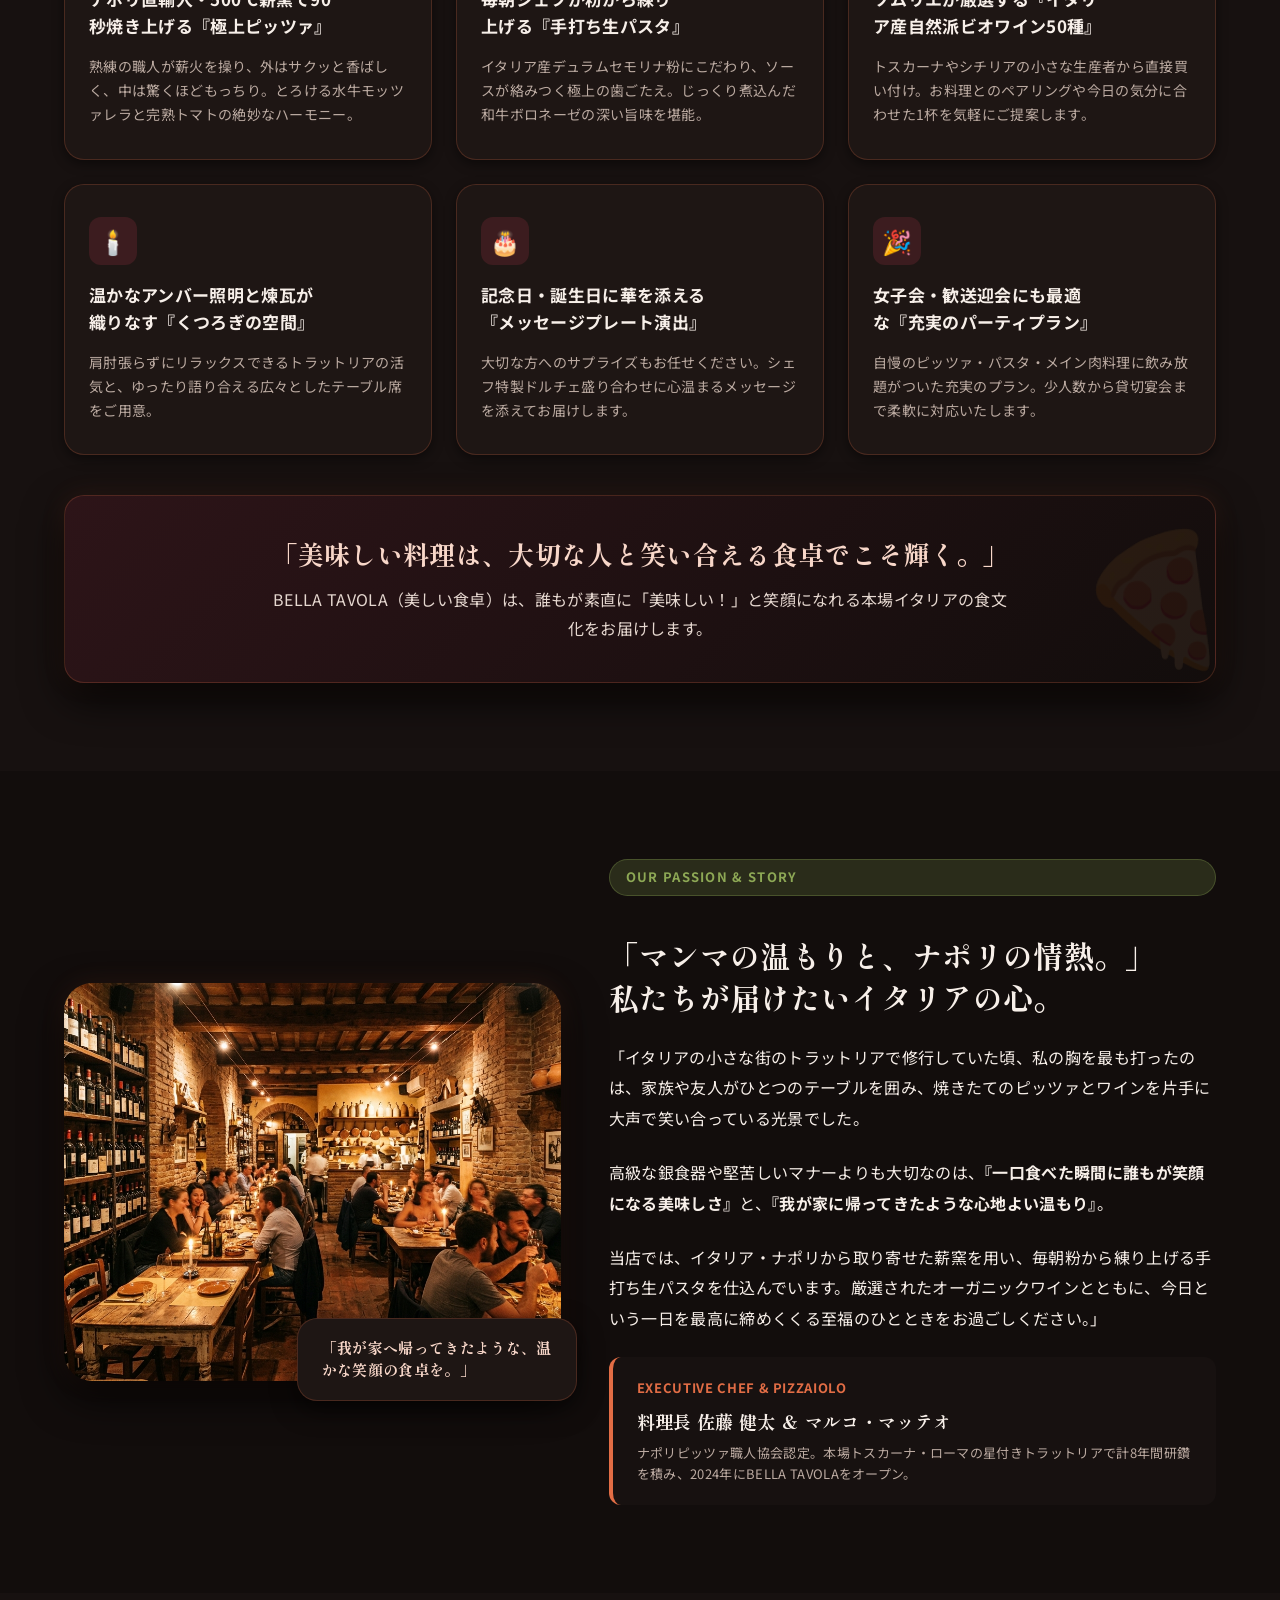
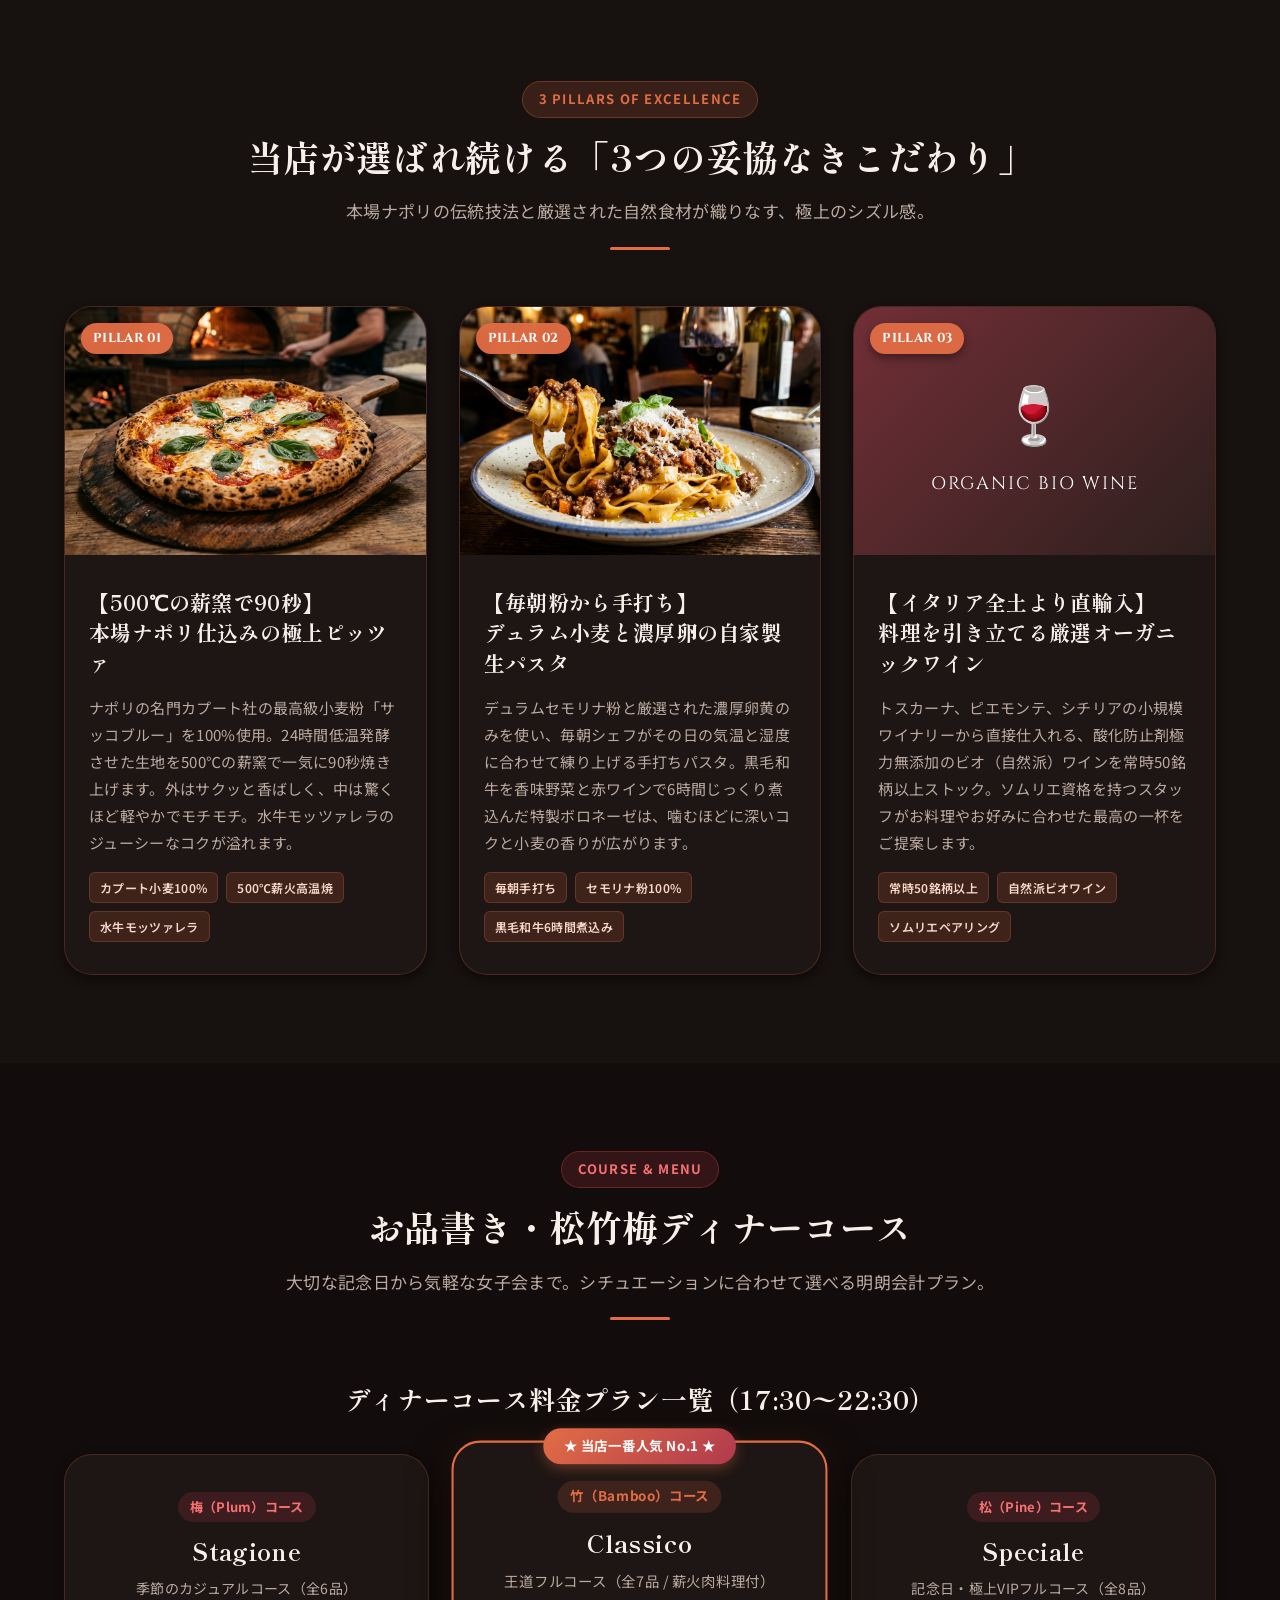
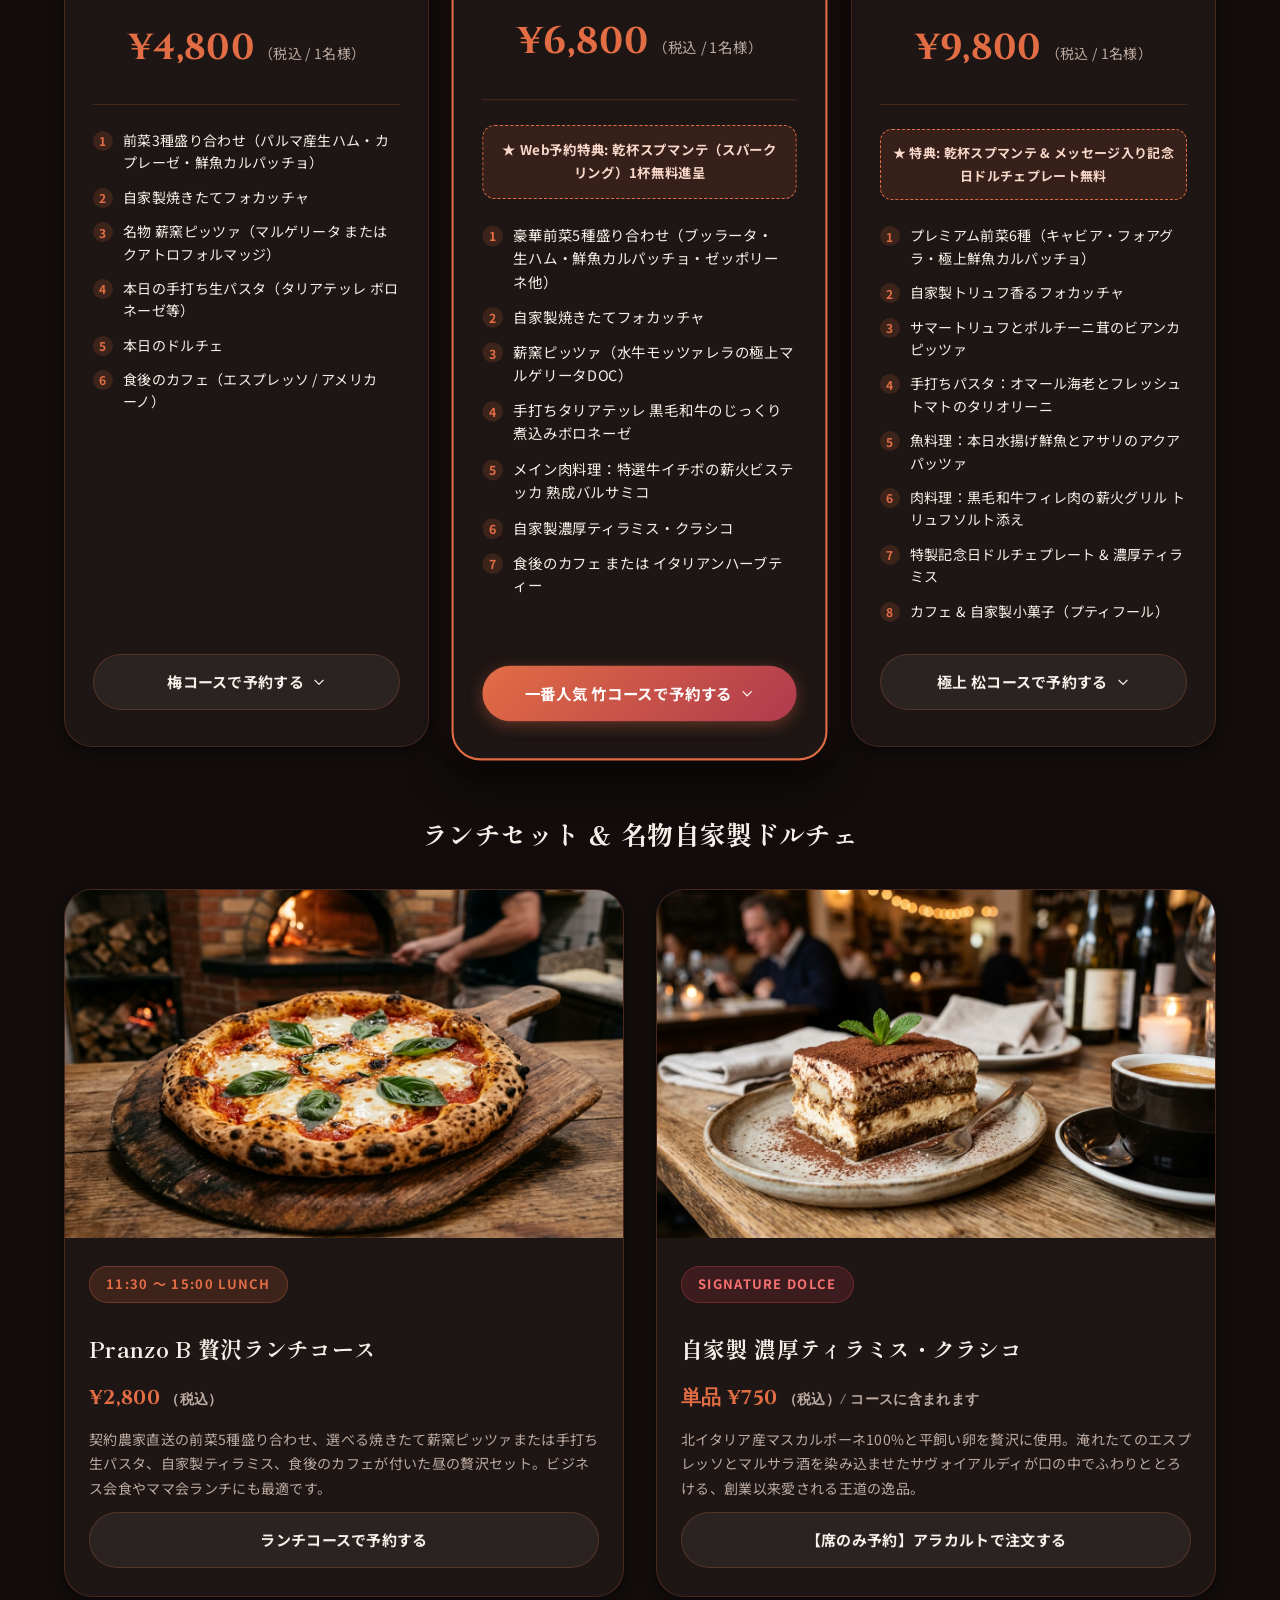
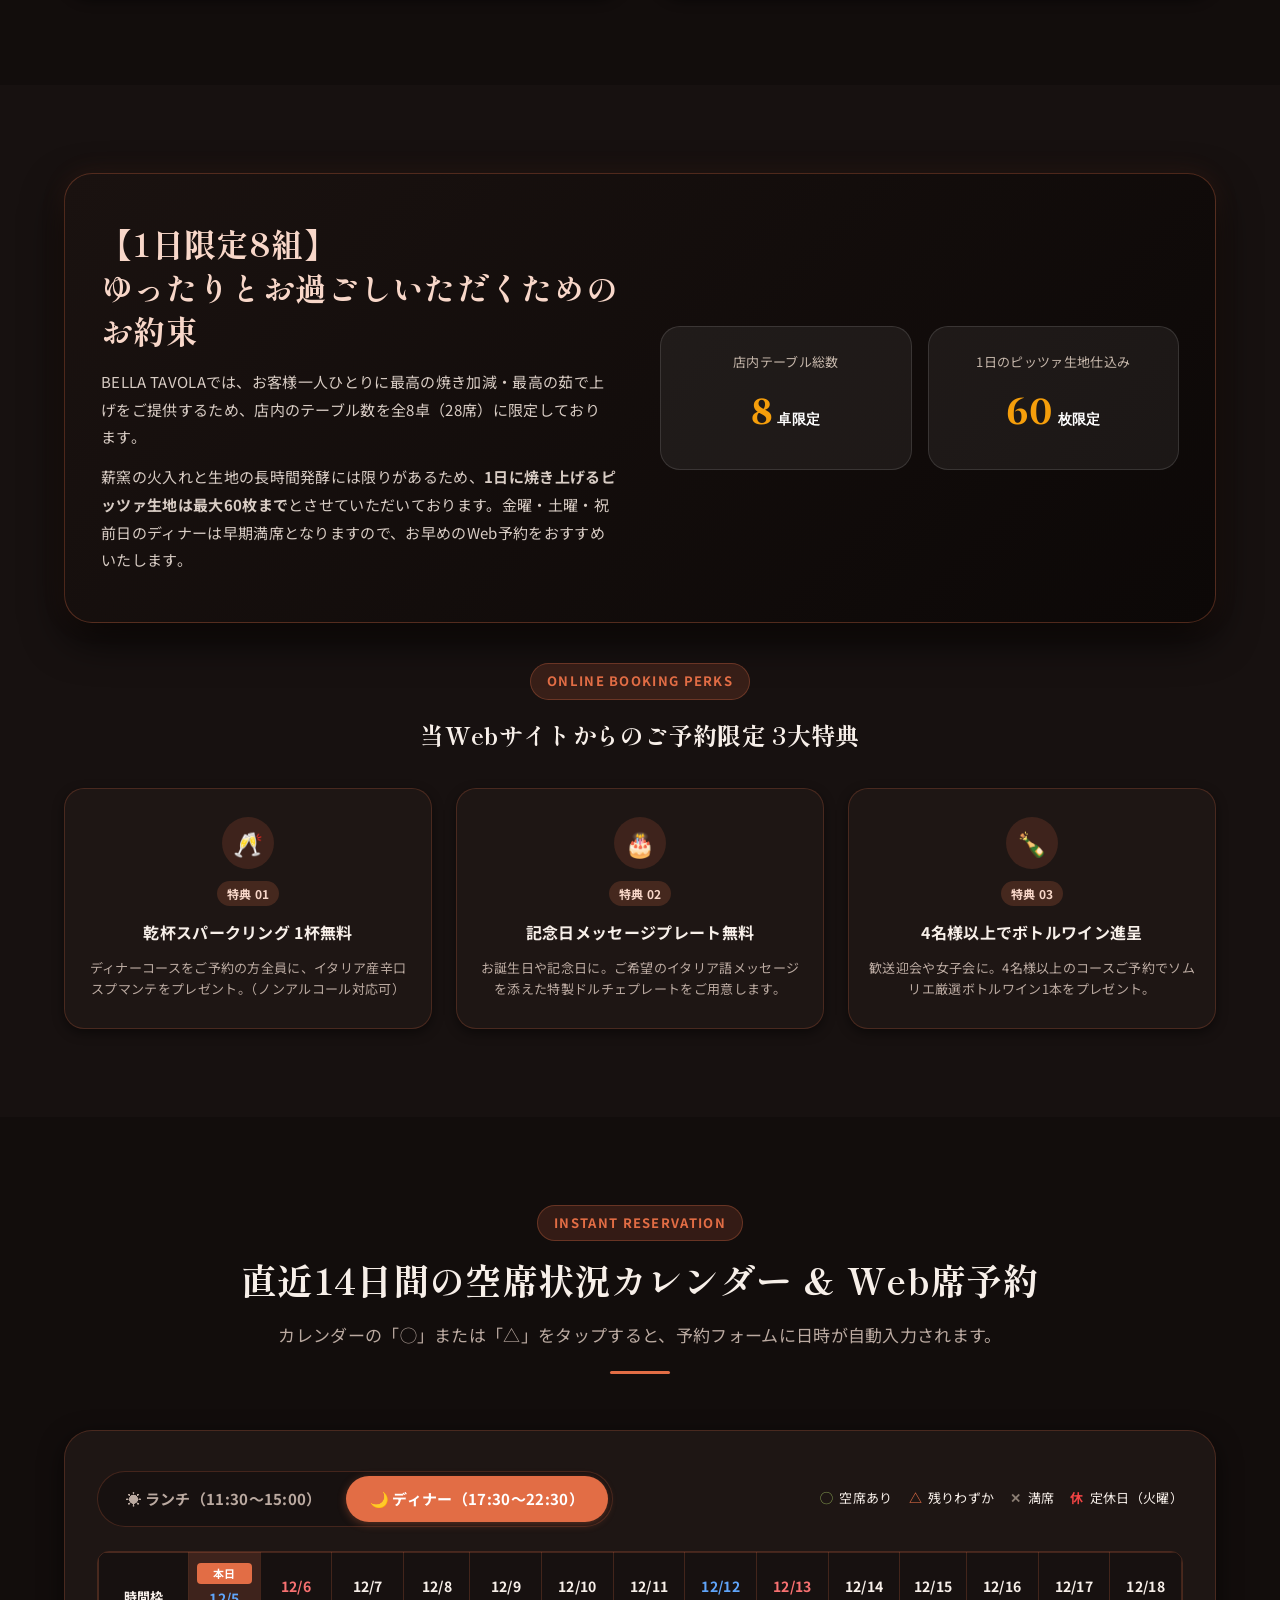
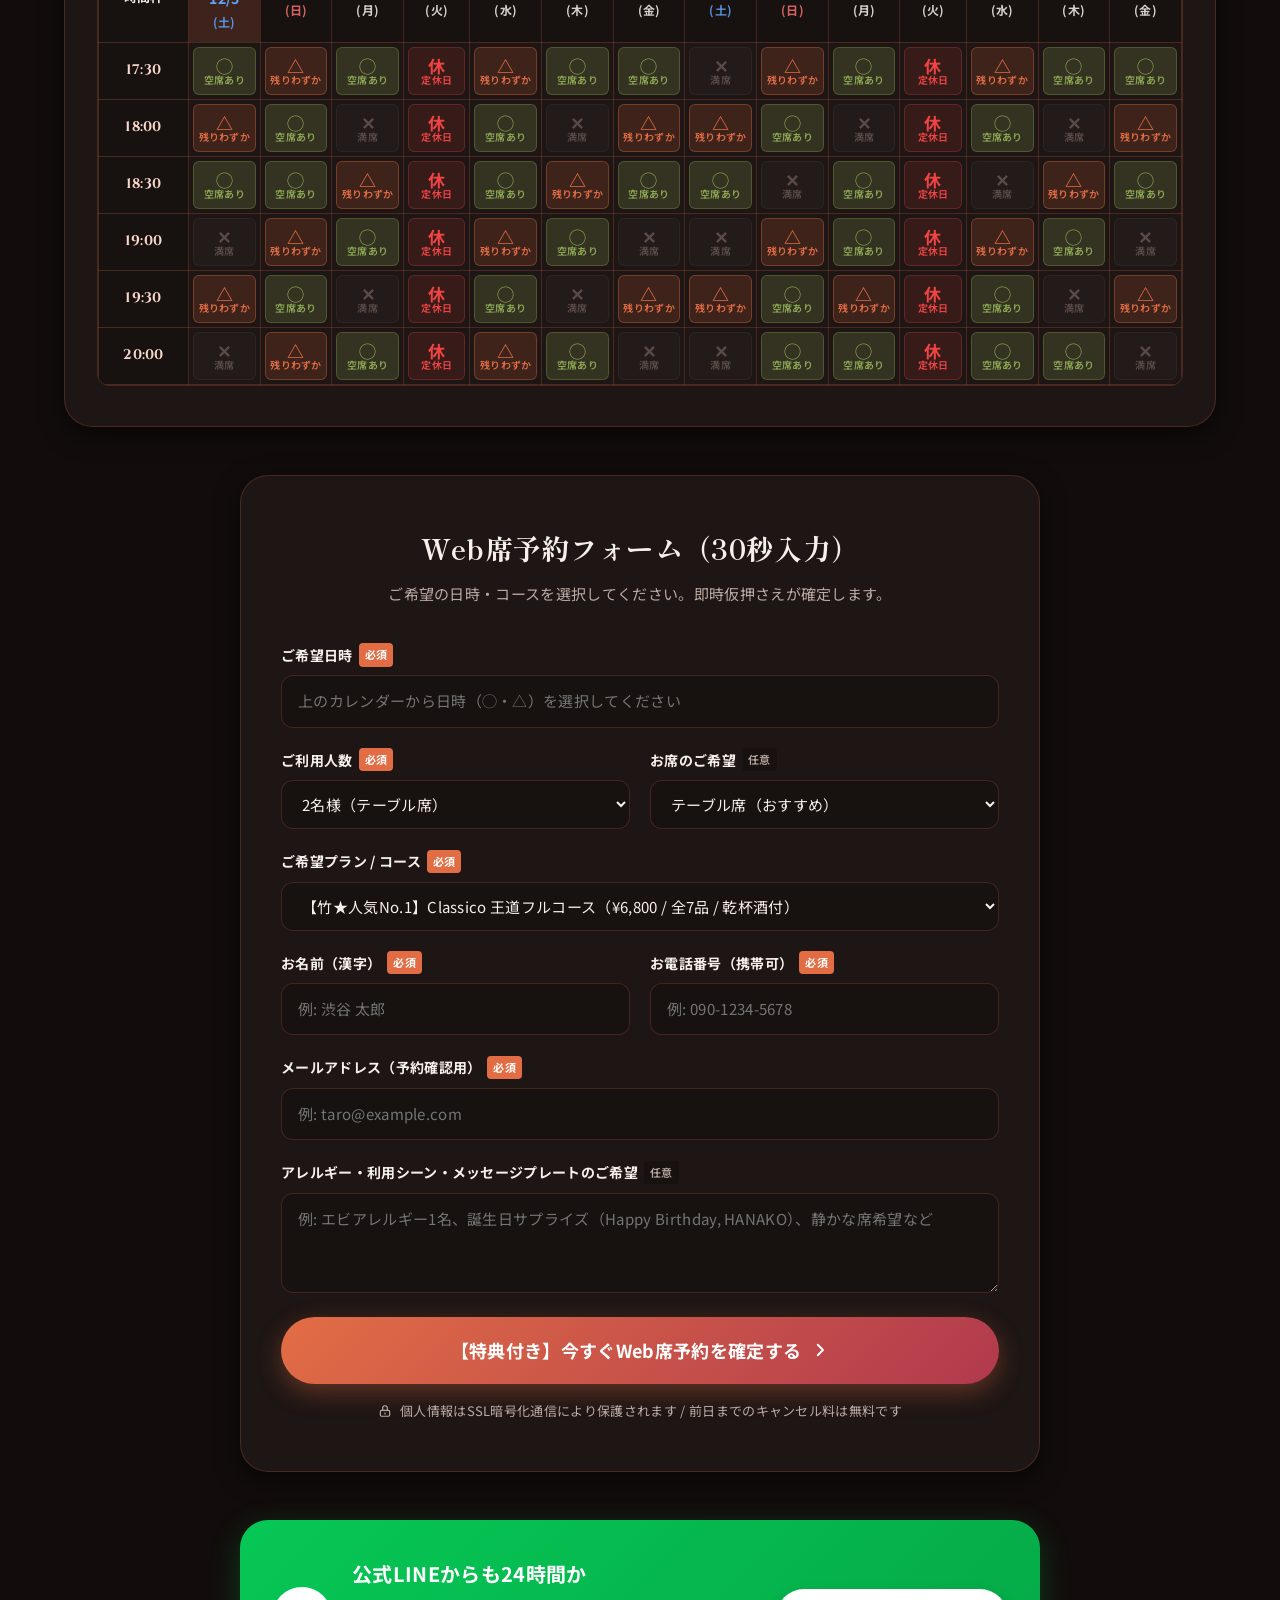
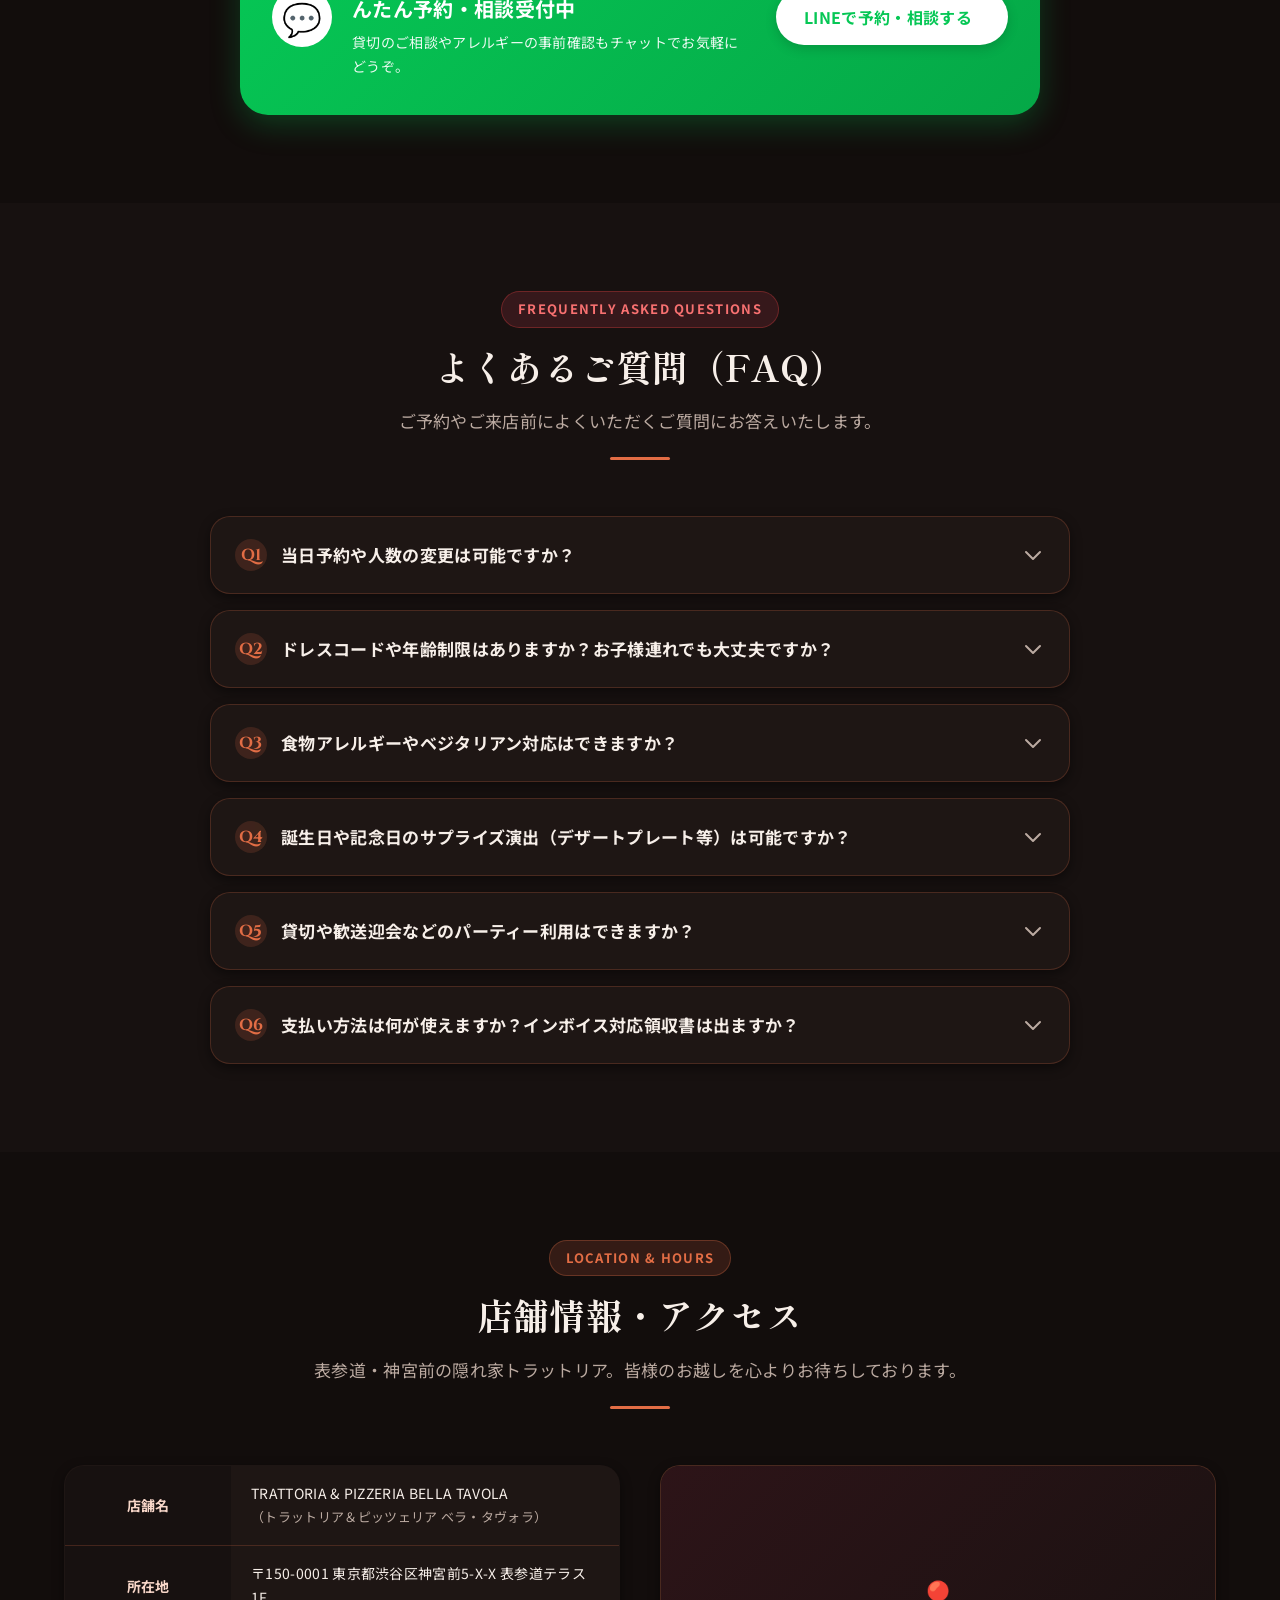
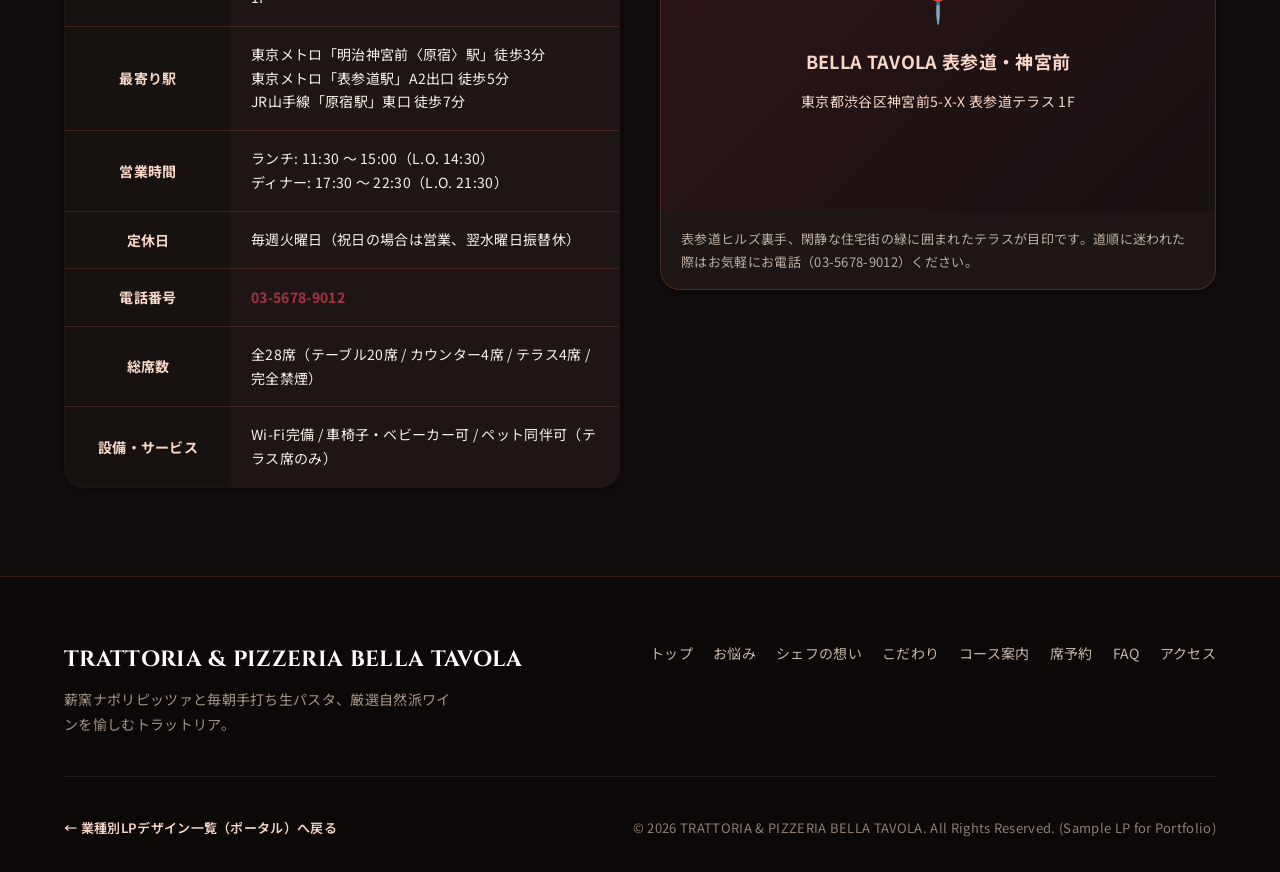
<file: samples/italian/index.html>
<!DOCTYPE html>
<html lang="ja">
<head>
  <meta charset="UTF-8">
  <meta name="viewport" content="width=device-width, initial-scale=1.0">
  <meta name="description" content="【神宮前・表参道】ナポリ直送500℃薪窯ピッツァと毎朝手打ちの生パスタ。全28席の温かなトラットリア。ランチ・ディナー直近14日間のリアルタイム席予約受付中。">
  <title>【公式】薪窯ナポリピッツァ＆手打ち生パスタ | TRATTORIA &amp; PIZZERIA BELLA TAVOLA</title>

  <!-- Open Graph / OGP Tags -->
  <meta property="og:type" content="restaurant">
  <meta property="og:title" content="【公式】薪窯ナポリピッツァ＆手打ち生パスタ | TRATTORIA &amp; PIZZERIA BELLA TAVOLA">
  <meta property="og:description" content="500℃の薪窯で焼き上げる極上ナポリピッツァと毎朝手打ちの生パスタ。Web限定乾杯スパークリング特典付き。直近14日間の空席状況カレンダーから即時予約可能。">
  <meta property="og:site_name" content="TRATTORIA &amp; PIZZERIA BELLA TAVOLA">

  <!-- Google Fonts: Shippori Mincho, Playfair Display, Cinzel, Inter, Noto Sans JP -->
  <link rel="preconnect" href="https://fonts.googleapis.com">
  <link rel="preconnect" href="https://fonts.gstatic.com" crossorigin>
  <link href="https://fonts.googleapis.com/css2?family=Cinzel:wght@500;700&family=Inter:wght@400;500;600;700&family=Noto+Sans+JP:wght@400;500;700&family=Playfair+Display:ital,wght@0,600;0,700;1,400&family=Shippori+Mincho:wght@400;500;600;700&display=swap" rel="stylesheet">

  <!-- Stylesheets (Strict Relative Paths) -->
  <link rel="stylesheet" href="../../css/reset.css">
  <link rel="stylesheet" href="../../css/tokens.css">
  <link rel="stylesheet" href="./css/italian.css">
</head>
<body>

  <!-- =========================================================================
       1. Global Header & Floating Navigation
       ========================================================================= -->
  <header class="site-header" id="site-header">
    <div class="container header-inner">
      <div class="header-brand-group">
        <!-- Return Link to LP Portal Hub -->
        <a href="../../index.html" class="portal-return-link" title="LPポータル一覧に戻る">
          <svg xmlns="http://www.w3.org/2000/svg" width="14" height="14" fill="none" viewBox="0 0 24 24" stroke="currentColor" aria-hidden="true">
            <path stroke-linecap="round" stroke-linejoin="round" stroke-width="2.5" d="M10 19l-7-7m0 0l7-7m-7 7h18" />
          </svg>
          <span>LPポータルへ</span>
        </a>
        <a href="#hero" class="header-logo" aria-label="BELLA TAVOLA トップへ">
          BELLA <span>TAVOLA</span>
        </a>
      </div>

      <!-- Navigation Links -->
      <nav class="header-nav" aria-label="メインナビゲーション">
        <a href="#solution" class="header-nav-link">こだわり</a>
        <a href="#offer" class="header-nav-link">お品書き</a>
        <a href="#narrowing" class="header-nav-link">予約特典</a>
        <a href="#action" class="header-nav-link">空席カレンダー</a>
        <a href="#faq" class="header-nav-link">FAQ</a>
        <a href="#access" class="header-nav-link">店舗・アクセス</a>
      </nav>

      <div class="header-right">
        <a href="tel:03-5678-9012" class="header-tel-link" aria-label="電話でのお問い合わせ: 03-5678-9012">
          <svg xmlns="http://www.w3.org/2000/svg" width="16" height="16" fill="none" viewBox="0 0 24 24" stroke="currentColor" aria-hidden="true">
            <path stroke-linecap="round" stroke-linejoin="round" stroke-width="2" d="M3 5a2 2 0 012-2h3.28a1 1 0 01.948.684l1.498 4.493a1 1 0 01-.502 1.21l-2.257 1.13a11.042 11.042 0 005.516 5.516l1.13-2.257a1 1 0 011.21-.502l4.493 1.498a1 1 0 01.684.949V19a2 2 0 01-2 2h-1C9.716 21 3 14.284 3 6V5z" />
          </svg>
          <span>03-5678-9012</span>
        </a>
        <a href="#action" class="header-cta-btn">
          <span>Web席予約</span>
          <svg xmlns="http://www.w3.org/2000/svg" width="14" height="14" fill="none" viewBox="0 0 24 24" stroke="currentColor" aria-hidden="true">
            <path stroke-linecap="round" stroke-linejoin="round" stroke-width="2.5" d="M9 5l7 7-7 7" />
          </svg>
        </a>
      </div>
    </div>
  </header>

  <!-- =========================================================================
       2. Problem (P): Hero Section & Pain Point Agitation
       ========================================================================= -->
  <!-- [1] Hero First View -->
  <section class="hero-section" id="hero" data-pasona="problem">
    <div class="container">
      <div class="hero-grid">
        <div class="hero-content">
          <div class="hero-prehead">
            <span class="hero-prehead-tag">神宮前・表参道</span>
            <span>薪窯ナポリピッツァ＆毎朝手打ち生パスタ</span>
          </div>

          <h1 class="hero-title">
            <span class="u-inline-block">薪窯の薫香と、</span><span class="u-inline-block">手打ちの弾力。</span><br>
            <span class="title-accent"><span class="u-inline-block">今宵、</span><span class="u-inline-block">一番美味しいイタリアへ。</span></span>
          </h1>

          <p class="hero-subtitle">
            ナポリ直送の薪窯が生み出す500℃の奇跡。外はカリッと香ばしく、中はもっちり。<br>
            本場イタリア仕込みの職人技が織りなす、肩肘張らないトラットリアの温もりをお届けします。
          </p>

          <!-- Social Proof Badges -->
          <div class="social-proof-badges">
            <div class="proof-badge-item">
              <span class="badge-icon" aria-hidden="true">🍕</span>
              <span>薪窯ピッツァ焼き上がり実績 <strong>100,000枚突破</strong></span>
            </div>
            <div class="proof-badge-item">
              <span class="badge-icon" aria-hidden="true">🍷</span>
              <span>厳選自然派ビオワイン常時 <strong>50銘柄以上</strong></span>
            </div>
            <div class="proof-badge-item">
              <span class="badge-icon" aria-hidden="true">⭐</span>
              <span>グルメサイト高評価 <strong>★4.8 / リピート率 92.4%</strong></span>
            </div>
          </div>

          <!-- Hero CTA Actions -->
          <div class="hero-cta-box">
            <div class="hero-cta-actions">
              <a href="#action" class="cta-btn-primary">
                <span>【席・コース予約】直近の空き状況を見る</span>
                <svg xmlns="http://www.w3.org/2000/svg" width="16" height="16" fill="none" viewBox="0 0 24 24" stroke="currentColor" aria-hidden="true">
                  <path stroke-linecap="round" stroke-linejoin="round" stroke-width="2.5" d="M19 9l-7 7-7-7" />
                </svg>
              </a>
              <a href="https://line.me/R/ti/p/@bella_tavola" class="cta-btn-secondary" target="_blank" rel="noopener noreferrer">
                <span>LINEで即時相談・予約</span>
              </a>
            </div>
            <p class="cta-microcopy">
              <svg xmlns="http://www.w3.org/2000/svg" width="14" height="14" fill="none" viewBox="0 0 24 24" stroke="currentColor" aria-hidden="true">
                <path stroke-linecap="round" stroke-linejoin="round" stroke-width="2" d="M12 8v4l3 3m6-3a9 9 0 11-18 0 9 9 0 0118 0z" />
              </svg>
              お席の即時仮押さえ対応・前日までのキャンセル料は一切かかりません
            </p>
          </div>
        </div>

        <!-- Sizzle Hero Visual Card -->
        <div class="hero-visual-card">
          <img src="./assets/images/trattoria_interior.jpg" alt="温かみあるトラットリアの店内と薪窯の風景" width="600" height="480">
          <div class="hero-overlay-gradient"></div>
          <div class="hero-floating-badge">本場ナポリピッツァ職人認定店</div>
          <div class="hero-card-bottom-info">
            <p class="info-tag">TRATTORIA &amp; PIZZERIA</p>
            <p class="info-title">BELLA TAVOLA 神宮前本店</p>
          </div>
        </div>
      </div>
    </div>
  </section>

  <!-- [2] Sensation & Culinary Highlights -->
  <section class="section-wrapper bg-subtle" id="sensation">
    <div class="container">
      <div class="section-header">
        <span class="section-tag wine">Sensation &amp; Passion</span>
        <h2 class="section-title">五感を震わせる、BELLA TAVOLAの『美味しい理由』</h2>
        <p class="section-subtitle">
          扉を開けた瞬間に広がる薪の薫香、グラスを満たす琥珀のワイン、テーブルを彩る出来立ての湯気。<br>
          本場イタリアの情熱と職人技が織りなす、ここでしか味わえない特別なひとときをお届けします。
        </p>
        <div class="section-divider"></div>
      </div>

      <div class="problem-cards-grid">
        <!-- Highlight 1 -->
        <div class="problem-card">
          <div class="problem-icon-badge" aria-hidden="true">🍕</div>
          <h3 class="problem-card-title">ナポリ直輸入・500℃薪窯で90秒焼き上げる『極上ピッツァ』</h3>
          <p class="problem-card-desc">熟練の職人が薪火を操り、外はサクッと香ばしく、中は驚くほどもっちり。とろける水牛モッツァレラと完熟トマトの絶妙なハーモニー。</p>
        </div>

        <!-- Highlight 2 -->
        <div class="problem-card">
          <div class="problem-icon-badge" aria-hidden="true">🍝</div>
          <h3 class="problem-card-title">毎朝シェフが粉から練り上げる『手打ち生パスタ』</h3>
          <p class="problem-card-desc">イタリア産デュラムセモリナ粉にこだわり、ソースが絡みつく極上の歯ごたえ。じっくり煮込んだ和牛ボロネーゼの深い旨味を堪能。</p>
        </div>

        <!-- Highlight 3 -->
        <div class="problem-card">
          <div class="problem-icon-badge" aria-hidden="true">🍷</div>
          <h3 class="problem-card-title">ソムリエが厳選する『イタリア産自然派ビオワイン50種』</h3>
          <p class="problem-card-desc">トスカーナやシチリアの小さな生産者から直接買い付け。お料理とのペアリングや今日の気分に合わせた1杯を気軽にご提案します。</p>
        </div>

        <!-- Highlight 4 -->
        <div class="problem-card">
          <div class="problem-icon-badge" aria-hidden="true">🕯️</div>
          <h3 class="problem-card-title">温かなアンバー照明と煉瓦が織りなす『くつろぎの空間』</h3>
          <p class="problem-card-desc">肩肘張らずにリラックスできるトラットリアの活気と、ゆったり語り合える広々としたテーブル席をご用意。</p>
        </div>

        <!-- Highlight 5 -->
        <div class="problem-card">
          <div class="problem-icon-badge" aria-hidden="true">🎂</div>
          <h3 class="problem-card-title">記念日・誕生日に華を添える『メッセージプレート演出』</h3>
          <p class="problem-card-desc">大切な方へのサプライズもお任せください。シェフ特製ドルチェ盛り合わせに心温まるメッセージを添えてお届けします。</p>
        </div>

        <!-- Highlight 6 -->
        <div class="problem-card">
          <div class="problem-icon-badge" aria-hidden="true">🎉</div>
          <h3 class="problem-card-title">女子会・歓送迎会にも最適な『充実のパーティプラン』</h3>
          <p class="problem-card-desc">自慢のピッツァ・パスタ・メイン肉料理に飲み放題がついた充実のプラン。少人数から貸切宴会まで柔軟に対応いたします。</p>
        </div>
      </div>

      <!-- Bridge Box -->
      <div class="problem-bridge-box">
        <p class="bridge-lead">「美味しい料理は、大切な人と笑い合える食卓でこそ輝く。」</p>
        <p class="bridge-text">
          BELLA TAVOLA（美しい食卓）は、誰もが素直に「美味しい！」と笑顔になれる本場イタリアの食文化をお届けします。
        </p>
      </div>
    </div>
  </section>

  <!-- =========================================================================
       3. Affinity (A): Chef Story & Warm Trattoria Concept
       ========================================================================= -->
  <section class="section-wrapper" id="affinity" data-pasona="affinity">
    <div class="container">
      <div class="affinity-grid">
        <div class="affinity-image-col">
          <div class="affinity-img-card">
            <img src="./assets/images/trattoria_interior.jpg" alt="薪窯を囲むトラットリアの活気ある空間" width="560" height="420">
          </div>
          <div class="affinity-quote-badge">
            <p>「我が家へ帰ってきたような、温かな笑顔の食卓を。」</p>
          </div>
        </div>

        <div class="affinity-content-col">
          <span class="section-tag olive">Our Passion &amp; Story</span>
          <h2 class="story-lead-heading">「マンマの温もりと、ナポリの情熱。」<br>私たちが届けたいイタリアの心。</h2>
          <p class="story-body-text">
            「イタリアの小さな街のトラットリアで修行していた頃、私の胸を最も打ったのは、家族や友人がひとつのテーブルを囲み、焼きたてのピッツァとワインを片手に大声で笑い合っている光景でした。
          </p>
          <p class="story-body-text">
            高級な銀食器や堅苦しいマナーよりも大切なのは、<strong>『一口食べた瞬間に誰もが笑顔になる美味しさ』</strong>と、<strong>『我が家に帰ってきたような心地よい温もり』</strong>。
          </p>
          <p class="story-body-text">
            当店では、イタリア・ナポリから取り寄せた薪窯を用い、毎朝粉から練り上げる手打ち生パスタを仕込んでいます。厳選されたオーガニックワインとともに、今日という一日を最高に締めくくる至福のひとときをお過ごしください。」
          </p>

          <div class="chef-profile-card">
            <span class="chef-title">EXECUTIVE CHEF &amp; PIZZAIOLO</span>
            <span class="chef-name">料理長 佐藤 健太 ＆ マルコ・マッテオ</span>
            <p class="chef-bio">
              ナポリピッツァ職人協会認定。本場トスカーナ・ローマの星付きトラットリアで計8年間研鑽を積み、2024年にBELLA TAVOLAをオープン。
            </p>
          </div>
        </div>
      </div>
    </div>
  </section>

  <!-- =========================================================================
       4. Solution (S): 3 Pillars of Excellence
       ========================================================================= -->
  <section class="section-wrapper bg-subtle" id="solution" data-pasona="solution">
    <div class="container">
      <div class="section-header">
        <span class="section-tag">3 Pillars of Excellence</span>
        <h2 class="section-title">当店が選ばれ続ける「3つの妥協なきこだわり」</h2>
        <p class="section-subtitle">
          本場ナポリの伝統技法と厳選された自然食材が織りなす、極上のシズル感。
        </p>
        <div class="section-divider"></div>
      </div>

      <div class="pillars-grid">
        <!-- Pillar 01: Pizza -->
        <article class="pillar-card">
          <div class="pillar-visual">
            <img src="./assets/images/pizza_margherita.jpg" alt="500℃の薪窯で焼き上げる薪窯マルゲリータ" width="400" height="275">
            <span class="pillar-number-badge">PILLAR 01</span>
          </div>
          <div class="pillar-body">
            <h3 class="pillar-title">【500℃の薪窯で90秒】<br>本場ナポリ仕込みの極上ピッツァ</h3>
            <p class="pillar-desc">
              ナポリの名門カプート社の最高級小麦粉「サッコブルー」を100%使用。24時間低温発酵させた生地を500℃の薪窯で一気に90秒焼き上げます。外はサクッと香ばしく、中は驚くほど軽やかでモチモチ。水牛モッツァレラのジューシーなコクが溢れます。
            </p>
            <div class="pillar-tags-list">
              <span class="pillar-tag-badge">カプート小麦100%</span>
              <span class="pillar-tag-badge">500℃薪火高温焼</span>
              <span class="pillar-tag-badge">水牛モッツァレラ</span>
            </div>
          </div>
        </article>

        <!-- Pillar 02: Pasta -->
        <article class="pillar-card">
          <div class="pillar-visual">
            <img src="./assets/images/handmade_pasta.jpg" alt="毎朝粉から練り上げる自家製手打ちタリアテッレ ボロネーゼ" width="400" height="275">
            <span class="pillar-number-badge">PILLAR 02</span>
          </div>
          <div class="pillar-body">
            <h3 class="pillar-title">【毎朝粉から手打ち】<br>デュラム小麦と濃厚卵の自家製生パスタ</h3>
            <p class="pillar-desc">
              デュラムセモリナ粉と厳選された濃厚卵黄のみを使い、毎朝シェフがその日の気温と湿度に合わせて練り上げる手打ちパスタ。黒毛和牛を香味野菜と赤ワインで6時間じっくり煮込んだ特製ボロネーゼは、噛むほどに深いコクと小麦の香りが広がります。
            </p>
            <div class="pillar-tags-list">
              <span class="pillar-tag-badge">毎朝手打ち</span>
              <span class="pillar-tag-badge">セモリナ粉100%</span>
              <span class="pillar-tag-badge">黒毛和牛6時間煮込み</span>
            </div>
          </div>
        </article>

        <!-- Pillar 03: Wine -->
        <article class="pillar-card">
          <div class="pillar-visual" style="background: linear-gradient(135deg, #722F37, #2D1F1D); display: flex; align-items: center; justify-content: center;">
            <div style="text-align: center; color: #FFFFFF; padding: 20px;">
              <span style="font-size: 3.5rem; display: block; margin-bottom: 8px;" aria-hidden="true">🍷</span>
              <span style="font-family: var(--font-display); font-size: 1.125rem; letter-spacing: 0.1em;">ORGANIC BIO WINE</span>
            </div>
            <span class="pillar-number-badge">PILLAR 03</span>
          </div>
          <div class="pillar-body">
            <h3 class="pillar-title">【イタリア全土より直輸入】<br>料理を引き立てる厳選オーガニックワイン</h3>
            <p class="pillar-desc">
              トスカーナ、ピエモンテ、シチリアの小規模ワイナリーから直接仕入れる、酸化防止剤極力無添加のビオ（自然派）ワインを常時50銘柄以上ストック。ソムリエ資格を持つスタッフがお料理やお好みに合わせた最高の一杯をご提案します。
            </p>
            <div class="pillar-tags-list">
              <span class="pillar-tag-badge">常時50銘柄以上</span>
              <span class="pillar-tag-badge">自然派ビオワイン</span>
              <span class="pillar-tag-badge">ソムリエペアリング</span>
            </div>
          </div>
        </article>
      </div>
    </div>
  </section>

  <!-- =========================================================================
       5. Offer (O): Menu, Matsutake Dinner Courses & Dolce
       ========================================================================= -->
  <section class="section-wrapper" id="offer" data-pasona="offer">
    <div class="container">
      <div class="section-header">
        <span class="section-tag wine">Course &amp; Menu</span>
        <h2 class="section-title">お品書き・松竹梅ディナーコース</h2>
        <p class="section-subtitle">
          大切な記念日から気軽な女子会まで。シチュエーションに合わせて選べる明朗会計プラン。
        </p>
        <div class="section-divider"></div>
      </div>

      <!-- Matsutake 3-Tier Course Grid -->
      <h3 class="offer-subheading">ディナーコース料金プラン一覧（17:30〜22:30）</h3>
      <div class="matsutake-grid">

        <!-- 梅: Stagione -->
        <article class="course-card">
          <div class="course-header">
            <span class="course-tier-tag">梅（Plum）コース</span>
            <h4 class="course-name">Stagione</h4>
            <p class="course-subtitle">季節のカジュアルコース（全6品）</p>
            <div class="course-price-box">
              <span class="course-price-num">¥4,800</span>
              <span class="course-price-tax">（税込 / 1名様）</span>
            </div>
          </div>

          <ul class="course-items-list">
            <li class="course-item"><span class="item-num">1</span><span>前菜3種盛り合わせ（パルマ産生ハム・カプレーゼ・鮮魚カルパッチョ）</span></li>
            <li class="course-item"><span class="item-num">2</span><span>自家製焼きたてフォカッチャ</span></li>
            <li class="course-item"><span class="item-num">3</span><span>名物 薪窯ピッツァ（マルゲリータ または クアトロフォルマッジ）</span></li>
            <li class="course-item"><span class="item-num">4</span><span>本日の手打ち生パスタ（タリアテッレ ボロネーゼ等）</span></li>
            <li class="course-item"><span class="item-num">5</span><span>本日のドルチェ</span></li>
            <li class="course-item"><span class="item-num">6</span><span>食後のカフェ（エスプレッソ / アメリカーノ）</span></li>
          </ul>

          <button type="button" class="btn-select-course js-select-course" data-course="plum">
            <span>梅コースで予約する</span>
            <svg xmlns="http://www.w3.org/2000/svg" width="14" height="14" fill="none" viewBox="0 0 24 24" stroke="currentColor" aria-hidden="true">
              <path stroke-linecap="round" stroke-linejoin="round" stroke-width="2" d="M19 9l-7 7-7-7" />
            </svg>
          </button>
        </article>

        <!-- ★竹: Classico (Most Popular) -->
        <article class="course-card is-popular">
          <div class="popular-ribbon">★ 当店一番人気 No.1 ★</div>
          <div class="course-header">
            <span class="course-tier-tag">竹（Bamboo）コース</span>
            <h4 class="course-name">Classico</h4>
            <p class="course-subtitle">王道フルコース（全7品 / 薪火肉料理付）</p>
            <div class="course-price-box">
              <span class="course-price-num">¥6,800</span>
              <span class="course-price-tax">（税込 / 1名様）</span>
            </div>
          </div>

          <div class="course-perk-box">
            ★ Web予約特典: 乾杯スプマンテ（スパークリング）1杯無料進呈
          </div>

          <ul class="course-items-list">
            <li class="course-item"><span class="item-num">1</span><span>豪華前菜5種盛り合わせ（ブッラータ・生ハム・鮮魚カルパッチョ・ゼッポリーネ他）</span></li>
            <li class="course-item"><span class="item-num">2</span><span>自家製焼きたてフォカッチャ</span></li>
            <li class="course-item"><span class="item-num">3</span><span>薪窯ピッツァ（水牛モッツァレラの極上マルゲリータDOC）</span></li>
            <li class="course-item"><span class="item-num">4</span><span>手打ちタリアテッレ 黒毛和牛のじっくり煮込みボロネーゼ</span></li>
            <li class="course-item"><span class="item-num">5</span><span>メイン肉料理：特選牛イチボの薪火ビステッカ 熟成バルサミコ</span></li>
            <li class="course-item"><span class="item-num">6</span><span>自家製濃厚ティラミス・クラシコ</span></li>
            <li class="course-item"><span class="item-num">7</span><span>食後のカフェ または イタリアンハーブティー</span></li>
          </ul>

          <button type="button" class="btn-select-course js-select-course" data-course="bamboo">
            <span>一番人気 竹コースで予約する</span>
            <svg xmlns="http://www.w3.org/2000/svg" width="14" height="14" fill="none" viewBox="0 0 24 24" stroke="currentColor" aria-hidden="true">
              <path stroke-linecap="round" stroke-linejoin="round" stroke-width="2" d="M19 9l-7 7-7-7" />
            </svg>
          </button>
        </article>

        <!-- 松: Speciale -->
        <article class="course-card">
          <div class="course-header">
            <span class="course-tier-tag">松（Pine）コース</span>
            <h4 class="course-name">Speciale</h4>
            <p class="course-subtitle">記念日・極上VIPフルコース（全8品）</p>
            <div class="course-price-box">
              <span class="course-price-num">¥9,800</span>
              <span class="course-price-tax">（税込 / 1名様）</span>
            </div>
          </div>

          <div class="course-perk-box">
            ★ 特典: 乾杯スプマンテ &amp; メッセージ入り記念日ドルチェプレート無料
          </div>

          <ul class="course-items-list">
            <li class="course-item"><span class="item-num">1</span><span>プレミアム前菜6種（キャビア・フォアグラ・極上鮮魚カルパッチョ）</span></li>
            <li class="course-item"><span class="item-num">2</span><span>自家製トリュフ香るフォカッチャ</span></li>
            <li class="course-item"><span class="item-num">3</span><span>サマートリュフとポルチーニ茸のビアンカピッツァ</span></li>
            <li class="course-item"><span class="item-num">4</span><span>手打ちパスタ：オマール海老とフレッシュトマトのタリオリーニ</span></li>
            <li class="course-item"><span class="item-num">5</span><span>魚料理：本日水揚げ鮮魚とアサリのアクアパッツァ</span></li>
            <li class="course-item"><span class="item-num">6</span><span>肉料理：黒毛和牛フィレ肉の薪火グリル トリュフソルト添え</span></li>
            <li class="course-item"><span class="item-num">7</span><span>特製記念日ドルチェプレート &amp; 濃厚ティラミス</span></li>
            <li class="course-item"><span class="item-num">8</span><span>カフェ &amp; 自家製小菓子（プティフール）</span></li>
          </ul>

          <button type="button" class="btn-select-course js-select-course" data-course="pine">
            <span>極上 松コースで予約する</span>
            <svg xmlns="http://www.w3.org/2000/svg" width="14" height="14" fill="none" viewBox="0 0 24 24" stroke="currentColor" aria-hidden="true">
              <path stroke-linecap="round" stroke-linejoin="round" stroke-width="2" d="M19 9l-7 7-7-7" />
            </svg>
          </button>
        </article>

      </div>

      <!-- Lunch & Dolce Split Showcase -->
      <h3 class="offer-subheading">ランチセット ＆ 名物自家製ドルチェ</h3>
      <div class="lunch-dolce-grid">
        <!-- Lunch Box -->
        <div class="menu-feature-card">
          <div class="menu-feature-img">
            <img src="./assets/images/pizza_margherita.jpg" alt="ランチセットの薪窯ピッツァ" width="560" height="350">
          </div>
          <div class="menu-feature-body">
            <span class="section-tag" style="align-self: flex-start;">11:30 〜 15:00 LUNCH</span>
            <h4 class="menu-feature-title">Pranzo B 贅沢ランチコース</h4>
            <p class="menu-feature-price">¥2,800 <span style="font-size: 0.875rem; color: var(--color-text-muted);">（税込）</span></p>
            <p class="menu-feature-desc">
              契約農家直送の前菜5種盛り合わせ、選べる焼きたて薪窯ピッツァまたは手打ち生パスタ、自家製ティラミス、食後のカフェが付いた昼の贅沢セット。ビジネス会食やママ会ランチにも最適です。
            </p>
            <button type="button" class="btn-select-course js-select-course" data-course="lunch_b" style="margin-top: auto;">
              <span>ランチコースで予約する</span>
            </button>
          </div>
        </div>

        <!-- Dolce Box -->
        <div class="menu-feature-card">
          <div class="menu-feature-img">
            <img src="./assets/images/dolce_tiramisu.jpg" alt="自家製濃厚ティラミス・クラシコと淹れたてエスプレッソ" width="560" height="350">
          </div>
          <div class="menu-feature-body">
            <span class="section-tag wine" style="align-self: flex-start;">SIGNATURE DOLCE</span>
            <h4 class="menu-feature-title">自家製 濃厚ティラミス・クラシコ</h4>
            <p class="menu-feature-price">単品 ¥750 <span style="font-size: 0.875rem; color: var(--color-text-muted);">（税込）/ コースに含まれます</span></p>
            <p class="menu-feature-desc">
              北イタリア産マスカルポーネ100%と平飼い卵を贅沢に使用。淹れたてのエスプレッソとマルサラ酒を染み込ませたサヴォイアルディが口の中でふわりととろける、創業以来愛される王道の逸品。
            </p>
            <button type="button" class="btn-select-course js-select-course" data-course="seat_only" style="margin-top: auto;">
              <span>【席のみ予約】アラカルトで注文する</span>
            </button>
          </div>
        </div>
      </div>
    </div>
  </section>

  <!-- =========================================================================
       6. Narrowing Down (N): Limited Capacity & Web Booking Perks
       ========================================================================= -->
  <section class="section-wrapper bg-subtle" id="narrowing" data-pasona="narrowing">
    <div class="container">
      <div class="narrowing-card">
        <div class="narrowing-grid">
          <div>
            <h2 class="narrowing-title">【1日限定8組】<br>ゆったりとお過ごしいただくためのお約束</h2>
            <p class="narrowing-text">
              BELLA TAVOLAでは、お客様一人ひとりに最高の焼き加減・最高の茹で上げをご提供するため、店内のテーブル数を全8卓（28席）に限定しております。
            </p>
            <p class="narrowing-text" style="margin-top: 12px;">
              薪窯の火入れと生地の長時間発酵には限りがあるため、<strong>1日に焼き上げるピッツァ生地は最大60枚まで</strong>とさせていただいております。金曜・土曜・祝前日のディナーは早期満席となりますので、お早めのWeb予約をおすすめいたします。
            </p>
          </div>

          <div class="scarcity-counters-grid">
            <div class="counter-box">
              <p class="counter-label">店内テーブル総数</p>
              <p class="counter-num">8<span class="counter-unit">卓限定</span></p>
            </div>
            <div class="counter-box">
              <p class="counter-label">1日のピッツァ生地仕込み</p>
              <p class="counter-num">60<span class="counter-unit">枚限定</span></p>
            </div>
          </div>
        </div>
      </div>

      <!-- 3 Online Perks -->
      <div class="section-header" style="margin-bottom: 32px;">
        <span class="section-tag">Online Booking Perks</span>
        <h3 style="font-family: var(--font-serif); font-size: 1.5rem; font-weight: 700; color: var(--color-wine-red-dark);">
          当Webサイトからのご予約限定 3大特典
        </h3>
      </div>

      <div class="perks-grid">
        <div class="perk-card">
          <div class="perk-icon-box" aria-hidden="true">🥂</div>
          <span class="perk-badge">特典 01</span>
          <h4 class="perk-title">乾杯スパークリング 1杯無料</h4>
          <p class="perk-desc">ディナーコースをご予約の方全員に、イタリア産辛口スプマンテをプレゼント。（ノンアルコール対応可）</p>
        </div>

        <div class="perk-card">
          <div class="perk-icon-box" aria-hidden="true">🎂</div>
          <span class="perk-badge">特典 02</span>
          <h4 class="perk-title">記念日メッセージプレート無料</h4>
          <p class="perk-desc">お誕生日や記念日に。ご希望のイタリア語メッセージを添えた特製ドルチェプレートをご用意します。</p>
        </div>

        <div class="perk-card">
          <div class="perk-icon-box" aria-hidden="true">🍾</div>
          <span class="perk-badge">特典 03</span>
          <h4 class="perk-title">4名様以上でボトルワイン進呈</h4>
          <p class="perk-desc">歓送迎会や女子会に。4名様以上のコースご予約でソムリエ厳選ボトルワイン1本をプレゼント。</p>
        </div>
      </div>
    </div>
  </section>

  <!-- =========================================================================
       7. Action (A): 14-Day Calendar & Web Seat Reservation Form
       ========================================================================= -->
  <section class="section-wrapper" id="action" data-pasona="action">
    <div class="container">
      <div class="section-header">
        <span class="section-tag">Instant Reservation</span>
        <h2 class="section-title">直近14日間の空席状況カレンダー ＆ Web席予約</h2>
        <p class="section-subtitle">
          カレンダーの「◯」または「△」をタップすると、予約フォームに日時が自動入力されます。
        </p>
        <div class="section-divider"></div>
      </div>

      <!-- 14-Day 2-Shift Availability Calendar Card -->
      <div class="calendar-card" id="availability-calendar">
        <div class="calendar-control-bar">
          <!-- Lunch / Dinner Shift Switcher -->
          <div class="shift-tabs-wrapper" role="tablist" aria-label="ランチ・ディナー切替">
            <button type="button" class="shift-tab-btn" data-shift-tab="lunch" role="tab" aria-selected="false">
              <span>☀️ ランチ（11:30〜15:00）</span>
            </button>
            <button type="button" class="shift-tab-btn is-active" data-shift-tab="dinner" role="tab" aria-selected="true">
              <span>🌙 ディナー（17:30〜22:30）</span>
            </button>
          </div>

          <!-- Calendar Legend -->
          <div class="calendar-legend" aria-label="空席凡例">
            <div class="legend-item"><span class="legend-symbol available">◯</span><span>空席あり</span></div>
            <div class="legend-item"><span class="legend-symbol limited">△</span><span>残りわずか</span></div>
            <div class="legend-item"><span class="legend-symbol full">✕</span><span>満席</span></div>
            <div class="legend-item"><span class="legend-symbol closed">休</span><span>定休日（火曜）</span></div>
          </div>
        </div>

        <!-- Dynamic Grid Container -->
        <div class="calendar-table-scroll" id="calendar-table-container">
          <!-- Rendered dynamically by italian.js -->
        </div>
      </div>

      <!-- Web Reservation Form Card -->
      <div class="booking-form-card" id="booking-form-section">
        <h3 class="booking-form-title">Web席予約フォーム（30秒入力）</h3>
        <p class="booking-form-subtitle">ご希望の日時・コースを選択してください。即時仮押さえが確定します。</p>

        <form id="booking-form" novalidate>
          <div class="form-grid">

            <!-- Selected Datetime (Auto-filled from calendar or manual) -->
            <div class="form-group col-span-2">
              <label for="form-datetime" class="form-label">
                <span>ご希望日時</span>
                <span class="label-required">必須</span>
              </label>
              <input type="text" id="form-datetime" name="datetime" class="form-input" placeholder="上のカレンダーから日時（◯・△）を選択してください" readonly required>
              <span class="form-error-text">※上のカレンダーからご希望の日時を選択してください</span>
              <input type="hidden" id="form-date" name="date">
              <input type="hidden" id="form-time" name="time">
              <input type="hidden" id="form-shift" name="shift" value="dinner">
            </div>

            <!-- Party Size -->
            <div class="form-group">
              <label for="form-guests" class="form-label">
                <span>ご利用人数</span>
                <span class="label-required">必須</span>
              </label>
              <select id="form-guests" name="guests" class="form-select" required>
                <option value="1">1名様（カウンター席）</option>
                <option value="2" selected>2名様（テーブル席）</option>
                <option value="3">3名様（テーブル席）</option>
                <option value="4">4名様（テーブル席）</option>
                <option value="5">5名様（テーブル席）</option>
                <option value="6">6名様（テーブル席）</option>
                <option value="7">7名様（テーブル席）</option>
                <option value="8">8名様（半個室テーブル）</option>
              </select>
            </div>

            <!-- Seating Preference -->
            <div class="form-group">
              <label for="form-seating" class="form-label">
                <span>お席のご希望</span>
                <span class="label-optional">任意</span>
              </label>
              <select id="form-seating" name="seating" class="form-select">
                <option value="table" selected>テーブル席（おすすめ）</option>
                <option value="counter">カウンター席（薪窯の臨場感）</option>
                <option value="terrace">オープンテラス席（ペット可）</option>
              </select>
            </div>

            <!-- Course Plan Selection -->
            <div class="form-group col-span-2">
              <label for="form-course" class="form-label">
                <span>ご希望プラン / コース</span>
                <span class="label-required">必須</span>
              </label>
              <select id="form-course" name="course" class="form-select" required>
                <option value="bamboo" selected>【竹★人気No.1】Classico 王道フルコース（¥6,800 / 全7品 / 乾杯酒付）</option>
                <option value="plum">【梅】Stagione 季節のカジュアルコース（¥4,800 / 全6品）</option>
                <option value="pine">【松】Speciale 記念日・極上VIPフルコース（¥9,800 / 全8品 / プレート付）</option>
                <option value="lunch_b">【昼限定】Pranzo B 贅沢ランチコース（¥2,800 / 全5品）</option>
                <option value="seat_only">【席のみ予約】お料理・お飲み物は当日ご注文（アラカルト）</option>
              </select>
            </div>

            <!-- Customer Name -->
            <div class="form-group">
              <label for="form-name" class="form-label">
                <span>お名前（漢字）</span>
                <span class="label-required">必須</span>
              </label>
              <input type="text" id="form-name" name="name" class="form-input" placeholder="例: 渋谷 太郎" required>
              <span class="form-error-text">※お名前を入力してください</span>
            </div>

            <!-- Phone Number -->
            <div class="form-group">
              <label for="form-phone" class="form-label">
                <span>お電話番号（携帯可）</span>
                <span class="label-required">必須</span>
              </label>
              <input type="tel" id="form-phone" name="phone" class="form-input" placeholder="例: 090-1234-5678" required>
              <span class="form-error-text">※正しい電話番号を入力してください</span>
            </div>

            <!-- Email Address -->
            <div class="form-group col-span-2">
              <label for="form-email" class="form-label">
                <span>メールアドレス（予約確認用）</span>
                <span class="label-required">必須</span>
              </label>
              <input type="email" id="form-email" name="email" class="form-input" placeholder="例: taro@example.com" required>
              <span class="form-error-text">※正しいメールアドレスを入力してください</span>
            </div>

            <!-- Special Requests / Allergies / Occasion -->
            <div class="form-group col-span-2">
              <label for="form-notes" class="form-label">
                <span>アレルギー・利用シーン・メッセージプレートのご希望</span>
                <span class="label-optional">任意</span>
              </label>
              <textarea id="form-notes" name="notes" class="form-textarea" placeholder="例: エビアレルギー1名、誕生日サプライズ（Happy Birthday, HANAKO）、静かな席希望など"></textarea>
            </div>

          </div>

          <!-- Submit Button -->
          <button type="submit" class="btn-submit-booking" id="btn-submit-booking">
            <span>【特典付き】今すぐWeb席予約を確定する</span>
            <svg xmlns="http://www.w3.org/2000/svg" width="18" height="18" fill="none" viewBox="0 0 24 24" stroke="currentColor" aria-hidden="true">
              <path stroke-linecap="round" stroke-linejoin="round" stroke-width="2.5" d="M9 5l7 7-7 7" />
            </svg>
          </button>

          <p class="form-guarantee-text">
            <svg xmlns="http://www.w3.org/2000/svg" width="14" height="14" fill="none" viewBox="0 0 24 24" stroke="currentColor" aria-hidden="true">
              <path stroke-linecap="round" stroke-linejoin="round" stroke-width="2" d="M12 15v2m-6 4h12a2 2 0 002-2v-6a2 2 0 00-2-2H6a2 2 0 00-2 2v6a2 2 0 002 2zm10-10V7a4 4 0 00-8 0v4h8z" />
            </svg>
            個人情報はSSL暗号化通信により保護されます / 前日までのキャンセル料は無料です
          </p>
        </form>
      </div>

      <!-- LINE Reservation Option Card -->
      <div class="line-option-card">
        <div class="line-info-left">
          <div class="line-logo-circle" aria-hidden="true">💬</div>
          <div>
            <h3 class="line-title">公式LINEからも24時間かんたん予約・相談受付中</h3>
            <p class="line-desc">貸切のご相談やアレルギーの事前確認もチャットでお気軽にどうぞ。</p>
          </div>
        </div>
        <a href="https://line.me/R/ti/p/@bella_tavola" class="btn-line-cta" target="_blank" rel="noopener noreferrer">
          <span>LINEで予約・相談する</span>
          <svg xmlns="http://www.w3.org/2000/svg" width="16" height="16" fill="none" viewBox="0 0 24 24" stroke="currentColor" aria-hidden="true">
            <path stroke-linecap="round" stroke-linejoin="round" stroke-width="2.5" d="M14 5l7 7m0 0l-7 7m7-7H3" />
          </svg>
        </a>
      </div>

    </div>
  </section>

  <!-- =========================================================================
       8. FAQ Section (Accordion)
       ========================================================================= -->
  <section class="section-wrapper bg-subtle" id="faq" data-pasona="faq">
    <div class="container">
      <div class="section-header">
        <span class="section-tag wine">Frequently Asked Questions</span>
        <h2 class="section-title">よくあるご質問（FAQ）</h2>
        <p class="section-subtitle">
          ご予約やご来店前によくいただくご質問にお答えいたします。
        </p>
        <div class="section-divider"></div>
      </div>

      <div class="faq-accordion-container">
        <!-- Q1 -->
        <div class="faq-item">
          <button type="button" class="faq-question-btn" aria-expanded="false">
            <div class="faq-q-left">
              <span class="faq-q-badge">Q1</span>
              <span class="faq-q-text">当日予約や人数の変更は可能ですか？</span>
            </div>
            <svg class="faq-chevron" xmlns="http://www.w3.org/2000/svg" fill="none" viewBox="0 0 24 24" stroke="currentColor" aria-hidden="true">
              <path stroke-linecap="round" stroke-linejoin="round" stroke-width="2" d="M19 9l-7 7-7-7" />
            </svg>
          </button>
          <div class="faq-answer-pane">
            <div class="faq-a-inner">
              当日のご予約や直前の人数変更はお電話（03-5678-9012）にて承ります。前日までの変更やキャンセルは、Web予約確認メールまたは公式LINEからいつでも手数料無料で承っております。
            </div>
          </div>
        </div>

        <!-- Q2 -->
        <div class="faq-item">
          <button type="button" class="faq-question-btn" aria-expanded="false">
            <div class="faq-q-left">
              <span class="faq-q-badge">Q2</span>
              <span class="faq-q-text">ドレスコードや年齢制限はありますか？お子様連れでも大丈夫ですか？</span>
            </div>
            <svg class="faq-chevron" xmlns="http://www.w3.org/2000/svg" fill="none" viewBox="0 0 24 24" stroke="currentColor" aria-hidden="true">
              <path stroke-linecap="round" stroke-linejoin="round" stroke-width="2" d="M19 9l-7 7-7-7" />
            </svg>
          </button>
          <div class="faq-answer-pane">
            <div class="faq-a-inner">
              ドレスコードは一切ございません。普段着のカジュアルな装いでお気軽にお越しください。小さなお子様連れのご家族様も大歓迎です（ベビーカー入店可・チャイルドチェア完備）。
            </div>
          </div>
        </div>

        <!-- Q3 -->
        <div class="faq-item">
          <button type="button" class="faq-question-btn" aria-expanded="false">
            <div class="faq-q-left">
              <span class="faq-q-badge">Q3</span>
              <span class="faq-q-text">食物アレルギーやベジタリアン対応はできますか？</span>
            </div>
            <svg class="faq-chevron" xmlns="http://www.w3.org/2000/svg" fill="none" viewBox="0 0 24 24" stroke="currentColor" aria-hidden="true">
              <path stroke-linecap="round" stroke-linejoin="round" stroke-width="2" d="M19 9l-7 7-7-7" />
            </svg>
          </button>
          <div class="faq-answer-pane">
            <div class="faq-a-inner">
              はい、柔軟に対応いたします。甲殻類、卵、乳製品などのアレルギーをお持ちの方や、グルテンフリー、ベジタリアンをご希望のお客様は、ご予約フォームのご要望欄またはお電話にて事前にお知らせください。
            </div>
          </div>
        </div>

        <!-- Q4 -->
        <div class="faq-item">
          <button type="button" class="faq-question-btn" aria-expanded="false">
            <div class="faq-q-left">
              <span class="faq-q-badge">Q4</span>
              <span class="faq-q-text">誕生日や記念日のサプライズ演出（デザートプレート等）は可能ですか？</span>
            </div>
            <svg class="faq-chevron" xmlns="http://www.w3.org/2000/svg" fill="none" viewBox="0 0 24 24" stroke="currentColor" aria-hidden="true">
              <path stroke-linecap="round" stroke-linejoin="round" stroke-width="2" d="M19 9l-7 7-7-7" />
            </svg>
          </button>
          <div class="faq-answer-pane">
            <div class="faq-a-inner">
              もちろん可能です！コースをご予約いただいたお客様には、シェフ特製デザートプレートにイタリア語のメッセージ（例：「Buon Compleanno!」「Happy Anniversary」）を添えて無料でご用意いたします。
            </div>
          </div>
        </div>

        <!-- Q5 -->
        <div class="faq-item">
          <button type="button" class="faq-question-btn" aria-expanded="false">
            <div class="faq-q-left">
              <span class="faq-q-badge">Q5</span>
              <span class="faq-q-text">貸切や歓送迎会などのパーティー利用はできますか？</span>
            </div>
            <svg class="faq-chevron" xmlns="http://www.w3.org/2000/svg" fill="none" viewBox="0 0 24 24" stroke="currentColor" aria-hidden="true">
              <path stroke-linecap="round" stroke-linejoin="round" stroke-width="2" d="M19 9l-7 7-7-7" />
            </svg>
          </button>
          <div class="faq-answer-pane">
            <div class="faq-a-inner">
              着席最大28名様、立食最大35名様までの店舗貸切を承っております。マイクや音響設備、プロジェクターの貸出も可能です。ご予算に応じたプランのカスタマイズも可能ですのでお気軽にご相談ください。
            </div>
          </div>
        </div>

        <!-- Q6 -->
        <div class="faq-item">
          <button type="button" class="faq-question-btn" aria-expanded="false">
            <div class="faq-q-left">
              <span class="faq-q-badge">Q6</span>
              <span class="faq-q-text">支払い方法は何が使えますか？インボイス対応領収書は出ますか？</span>
            </div>
            <svg class="faq-chevron" xmlns="http://www.w3.org/2000/svg" fill="none" viewBox="0 0 24 24" stroke="currentColor" aria-hidden="true">
              <path stroke-linecap="round" stroke-linejoin="round" stroke-width="2" d="M19 9l-7 7-7-7" />
            </svg>
          </button>
          <div class="faq-answer-pane">
            <div class="faq-a-inner">
              現金のほか、各種クレジットカード（VISA / Master / JCB / AMEX / Diners）、交通系IC、PayPay、楽天ペイに対応しております。適格請求書（インボイス）対応の領収書発行も可能です。
            </div>
          </div>
        </div>
      </div>
    </div>
  </section>

  <!-- =========================================================================
       9. Access & Store Information Section
       ========================================================================= -->
  <section class="section-wrapper" id="access">
    <div class="container">
      <div class="section-header">
        <span class="section-tag">Location &amp; Hours</span>
        <h2 class="section-title">店舗情報・アクセス</h2>
        <p class="section-subtitle">表参道・神宮前の隠れ家トラットリア。皆様のお越しを心よりお待ちしております。</p>
        <div class="section-divider"></div>
      </div>

      <div class="access-grid">
        <table class="access-info-table">
          <tbody>
            <tr>
              <th scope="row">店舗名</th>
              <td>TRATTORIA &amp; PIZZERIA BELLA TAVOLA<br><span style="font-size: 0.8125rem; color: var(--color-text-muted);">（トラットリア＆ピッツェリア ベラ・タヴォラ）</span></td>
            </tr>
            <tr>
              <th scope="row">所在地</th>
              <td>〒150-0001 東京都渋谷区神宮前5-X-X 表参道テラス 1F</td>
            </tr>
            <tr>
              <th scope="row">最寄り駅</th>
              <td>
                東京メトロ「明治神宮前〈原宿〉駅」徒歩3分<br>
                東京メトロ「表参道駅」A2出口 徒歩5分<br>
                JR山手線「原宿駅」東口 徒歩7分
              </td>
            </tr>
            <tr>
              <th scope="row">営業時間</th>
              <td>
                ランチ: 11:30 〜 15:00（L.O. 14:30）<br>
                ディナー: 17:30 〜 22:30（L.O. 21:30）
              </td>
            </tr>
            <tr>
              <th scope="row">定休日</th>
              <td>毎週火曜日（祝日の場合は営業、翌水曜日振替休）</td>
            </tr>
            <tr>
              <th scope="row">電話番号</th>
              <td><a href="tel:03-5678-9012" style="font-weight: 700; color: var(--color-wine-red);">03-5678-9012</a></td>
            </tr>
            <tr>
              <th scope="row">総席数</th>
              <td>全28席（テーブル20席 / カウンター4席 / テラス4席 / 完全禁煙）</td>
            </tr>
            <tr>
              <th scope="row">設備・サービス</th>
              <td>Wi-Fi完備 / 車椅子・ベビーカー可 / ペット同伴可（テラス席のみ）</td>
            </tr>
          </tbody>
        </table>

        <!-- Access Map Card -->
        <div class="access-map-wrapper">
          <div class="access-map-placeholder">
            <span class="access-map-icon" aria-hidden="true">📍</span>
            <strong style="font-size: 1.125rem;">BELLA TAVOLA 表参道・神宮前</strong>
            <p style="font-size: 0.875rem;">東京都渋谷区神宮前5-X-X 表参道テラス 1F</p>
          </div>
          <div class="access-map-caption">
            表参道ヒルズ裏手、閑静な住宅街の緑に囲まれたテラスが目印です。道順に迷われた際はお気軽にお電話（03-5678-9012）ください。
          </div>
        </div>
      </div>
    </div>
  </section>

  <!-- =========================================================================
       10. Footer
       ========================================================================= -->
  <footer class="site-footer">
    <div class="container footer-inner">
      <div class="footer-top">
        <div>
          <p class="footer-brand-title">TRATTORIA &amp; PIZZERIA BELLA TAVOLA</p>
          <p class="footer-brand-desc">薪窯ナポリピッツァと毎朝手打ち生パスタ、厳選自然派ワインを愉しむトラットリア。</p>
        </div>
        <nav class="footer-nav" aria-label="フッターリンク">
          <a href="#hero" class="footer-nav-link">トップ</a>
          <a href="#problem" class="footer-nav-link">お悩み</a>
          <a href="#affinity" class="footer-nav-link">シェフの想い</a>
          <a href="#solution" class="footer-nav-link">こだわり</a>
          <a href="#offer" class="footer-nav-link">コース案内</a>
          <a href="#action" class="footer-nav-link">席予約</a>
          <a href="#faq" class="footer-nav-link">FAQ</a>
          <a href="#access" class="footer-nav-link">アクセス</a>
        </nav>
      </div>

      <div class="footer-bottom">
        <a href="../../index.html" class="footer-portal-link">
          <span>← 業種別LPデザイン一覧（ポータル）へ戻る</span>
        </a>
        <p class="footer-copy">&copy; 2026 TRATTORIA &amp; PIZZERIA BELLA TAVOLA. All Rights Reserved. (Sample LP for Portfolio)</p>
      </div>
    </div>
  </footer>

  <!-- =========================================================================
       11. Thank-You / Reservation Confirmation Modal
       ========================================================================= -->
  <div class="modal-backdrop" id="booking-modal" aria-hidden="true" role="dialog" aria-modal="true" aria-labelledby="modal-res-title">
    <div class="modal-dialog">
      <button type="button" class="modal-close-btn" id="modal-close" aria-label="モーダルを閉じる">×</button>

      <div class="modal-success-header">
        <div class="modal-check-icon" aria-hidden="true">✓</div>
        <h3 class="modal-title" id="modal-res-title">ご予約を承りました</h3>
        <p style="font-size: 0.875rem; color: var(--color-text-muted);">ご来店をスタッフ一同、心よりお待ち申し上げております。</p>
      </div>

      <div class="modal-res-id-box">
        <p class="modal-res-id-label">ご予約受付番号</p>
        <p class="modal-res-id-value" id="res-id">TAV-20260821-0000</p>
      </div>

      <table class="modal-summary-table">
        <tbody>
          <tr>
            <th scope="row">お名前</th>
            <td id="res-name">-</td>
          </tr>
          <tr>
            <th scope="row">人数</th>
            <td id="res-guests">-</td>
          </tr>
          <tr>
            <th scope="row">プラン</th>
            <td id="res-course">-</td>
          </tr>
          <tr>
            <th scope="row">ご予約日時</th>
            <td id="res-datetime">-</td>
          </tr>
          <tr>
            <th scope="row">お席タイプ</th>
            <td id="res-seating">-</td>
          </tr>
          <tr>
            <th scope="row">店舗場所</th>
            <td id="res-restaurant">-</td>
          </tr>
        </tbody>
      </table>

      <!-- External Sync Actions -->
      <div class="modal-actions-list">
        <a href="#" class="btn-modal-gcal" id="btn-google-cal" target="_blank" rel="noopener noreferrer">
          <svg xmlns="http://www.w3.org/2000/svg" width="18" height="18" fill="none" viewBox="0 0 24 24" stroke="currentColor" aria-hidden="true">
            <rect x="3" y="4" width="18" height="18" rx="2" ry="2" stroke-width="2"></rect>
            <line x1="16" y1="2" x2="16" y2="6" stroke-width="2"></line>
            <line x1="8" y1="2" x2="8" y2="6" stroke-width="2"></line>
            <line x1="3" y1="10" x2="21" y2="10" stroke-width="2"></line>
          </svg>
          <span>Googleカレンダーに登録</span>
        </a>

        <button type="button" class="btn-modal-ics" id="btn-download-ics">
          <svg xmlns="http://www.w3.org/2000/svg" width="18" height="18" fill="none" viewBox="0 0 24 24" stroke="currentColor" aria-hidden="true">
            <path stroke-linecap="round" stroke-linejoin="round" stroke-width="2" d="M4 16v1a3 3 0 003 3h10a3 3 0 003-3v-1m-4-4l-4 4m0 0l-4-4m4 4V4"></path>
          </svg>
          <span>Apple / Outlook カレンダー保存 (.ics)</span>
        </button>

        <a href="#" class="btn-modal-line" id="btn-line-confirm" target="_blank" rel="noopener noreferrer">
          <span>LINE公式で予約確認メッセージを送信</span>
        </a>

        <button type="button" class="btn-modal-close-final" id="modal-success-close-btn">
          <span>閉じる</span>
        </button>
      </div>
    </div>
  </div>

  <!-- =========================================================================
       12. Mobile Sticky CTA Bar
       ========================================================================= -->
  <div class="mobile-sticky-bar" id="mobile-sticky-cta" aria-label="モバイル席予約ショートカット">
    <div class="sticky-bar-inner">
      <a href="https://line.me/R/ti/p/@bella_tavola" class="sticky-btn-line" target="_blank" rel="noopener noreferrer">
        <span>LINE相談</span>
      </a>
      <a href="#action" class="sticky-btn-web">
        <span>📅 Web席予約（特典付）</span>
      </a>
    </div>
  </div>

  <!-- =========================================================================
       13. Scripts (Strict Order: config.js before italian.js)
       ========================================================================= -->
  <script src="./js/config.js"></script>
  <script src="./js/italian.js"></script>
</body>
</html>
</file>
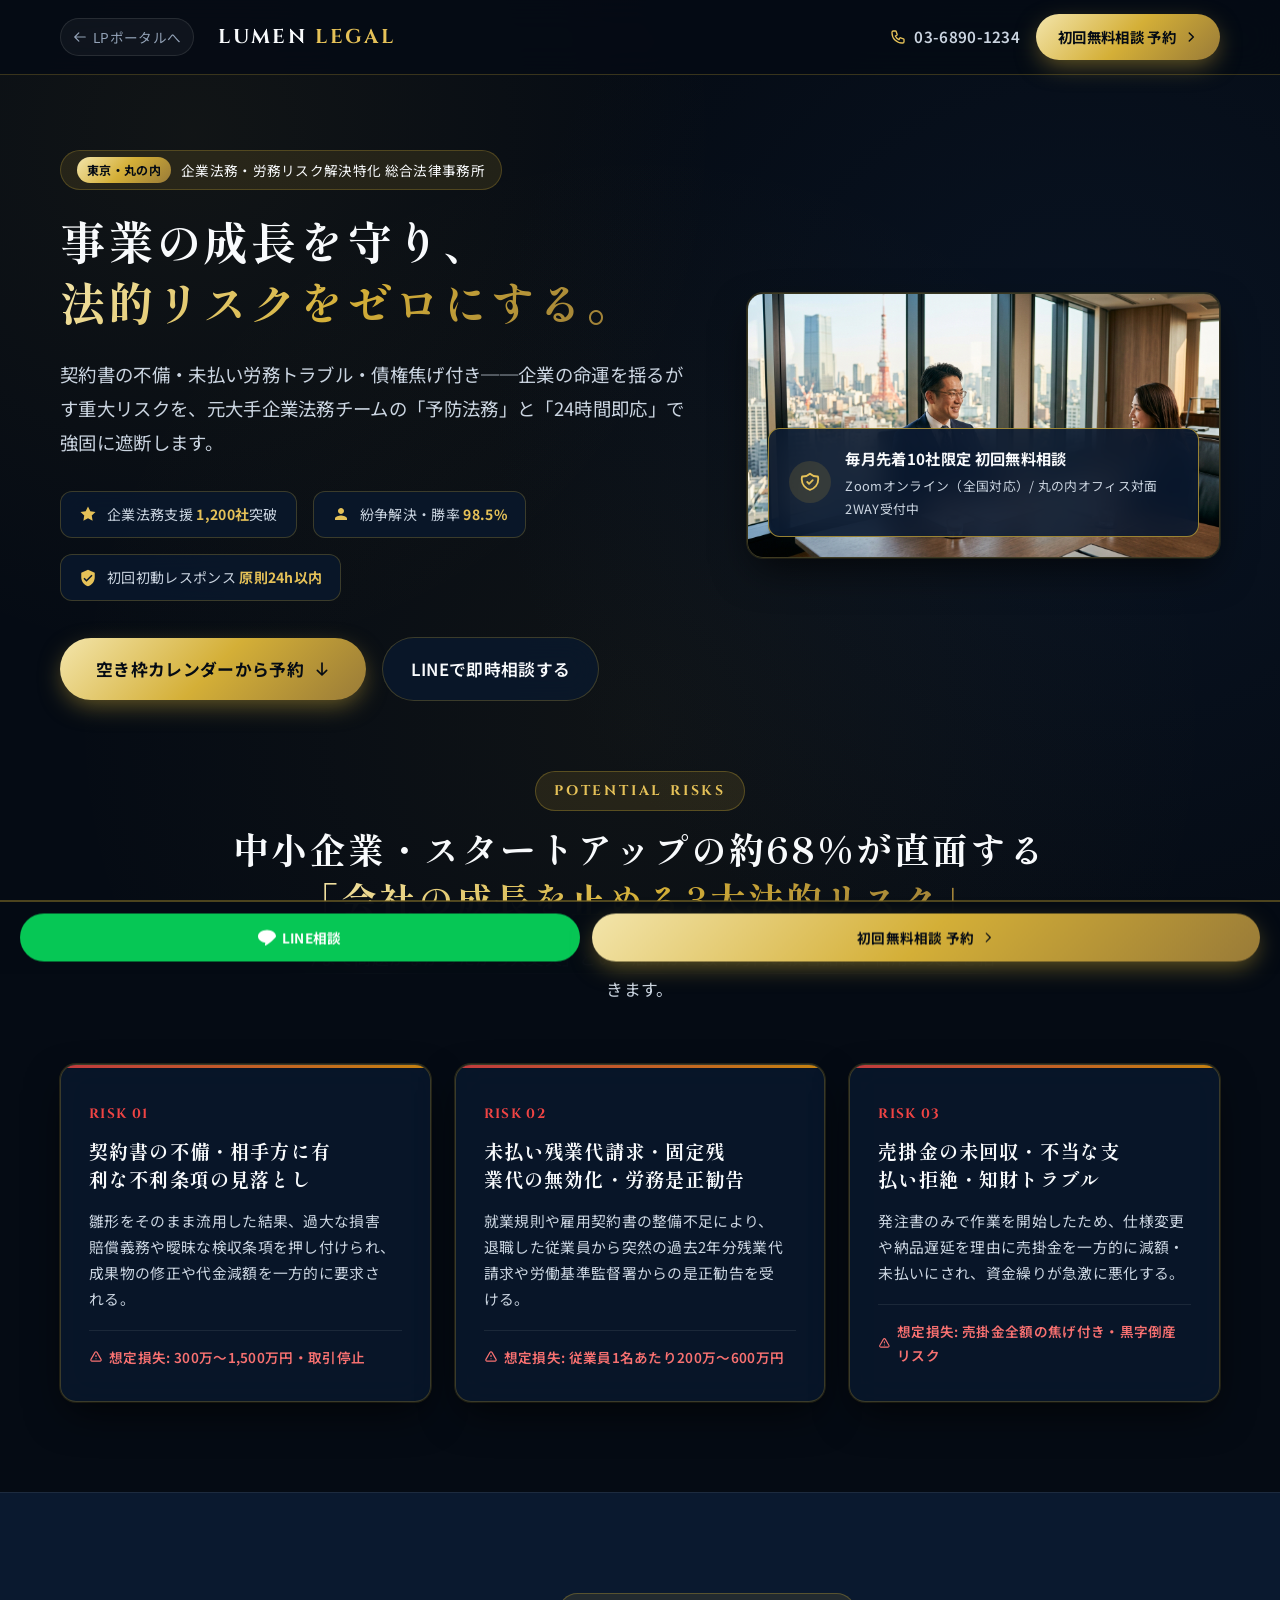
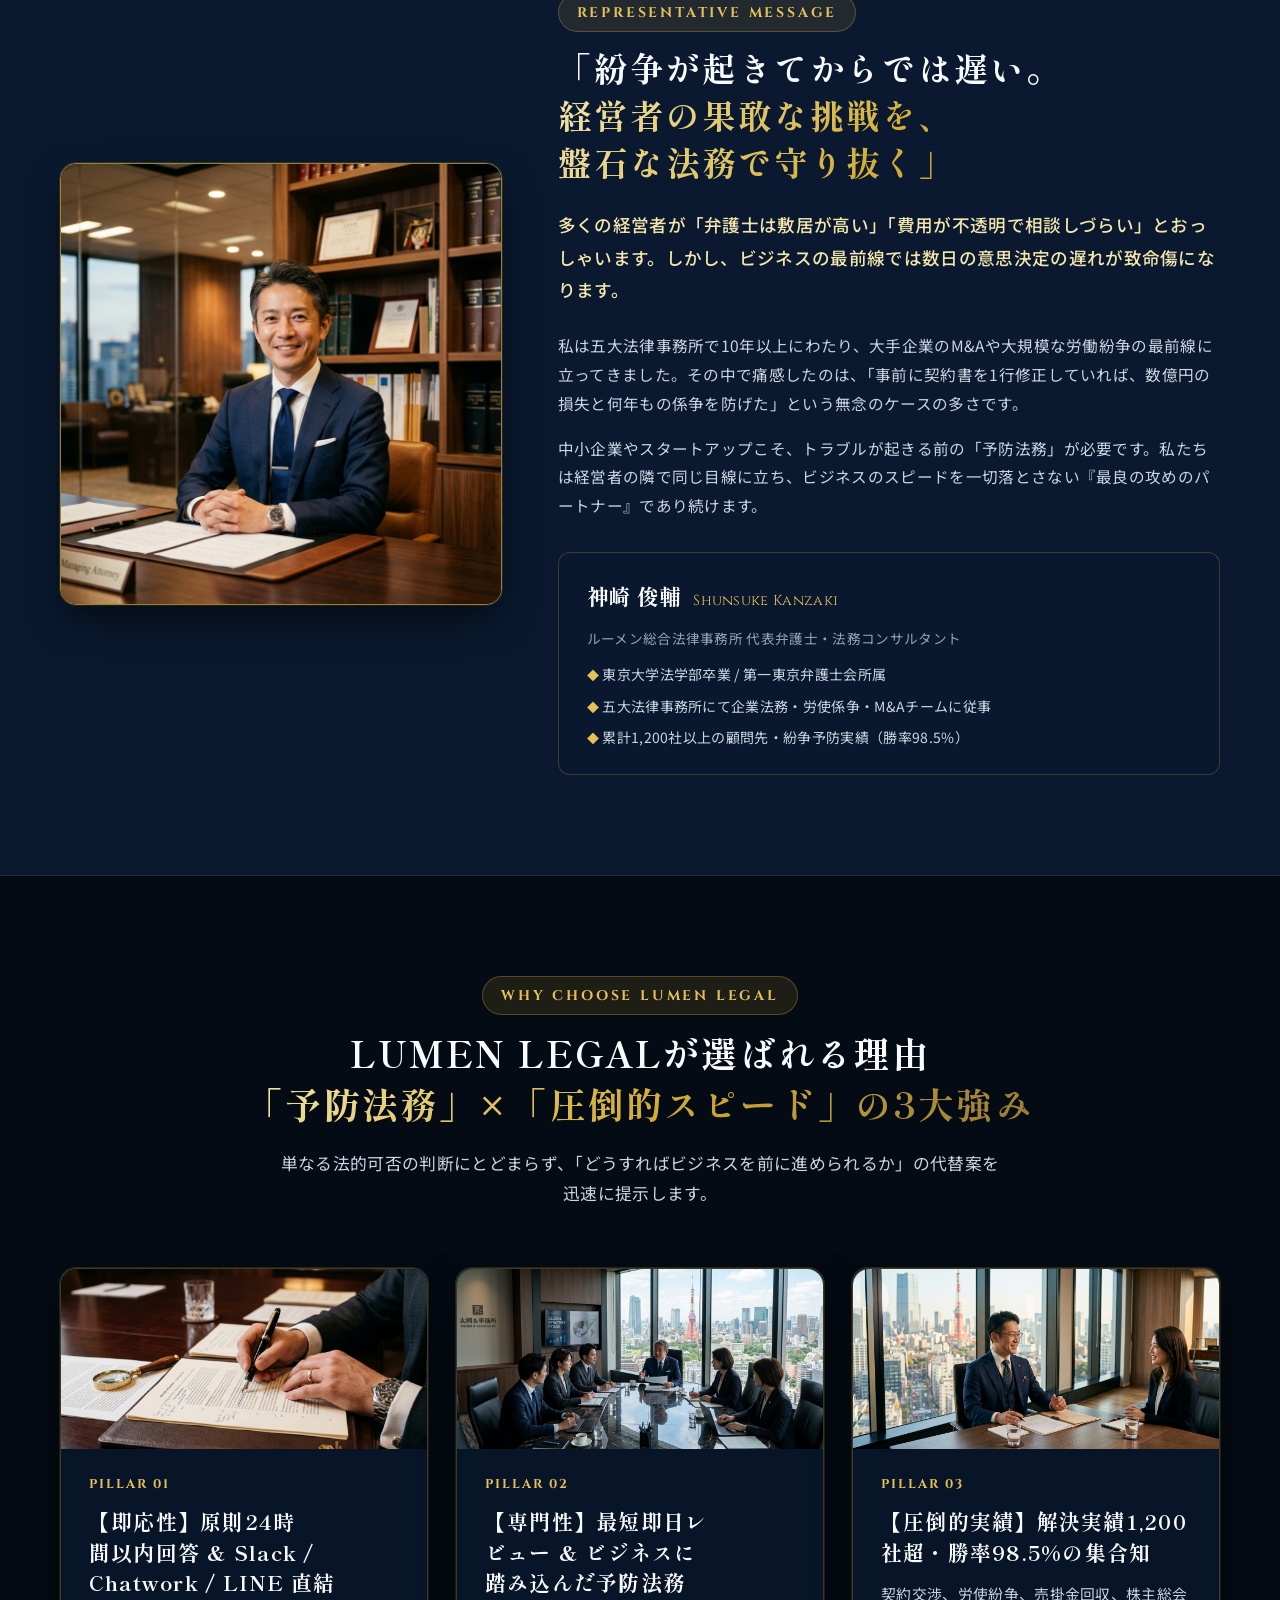
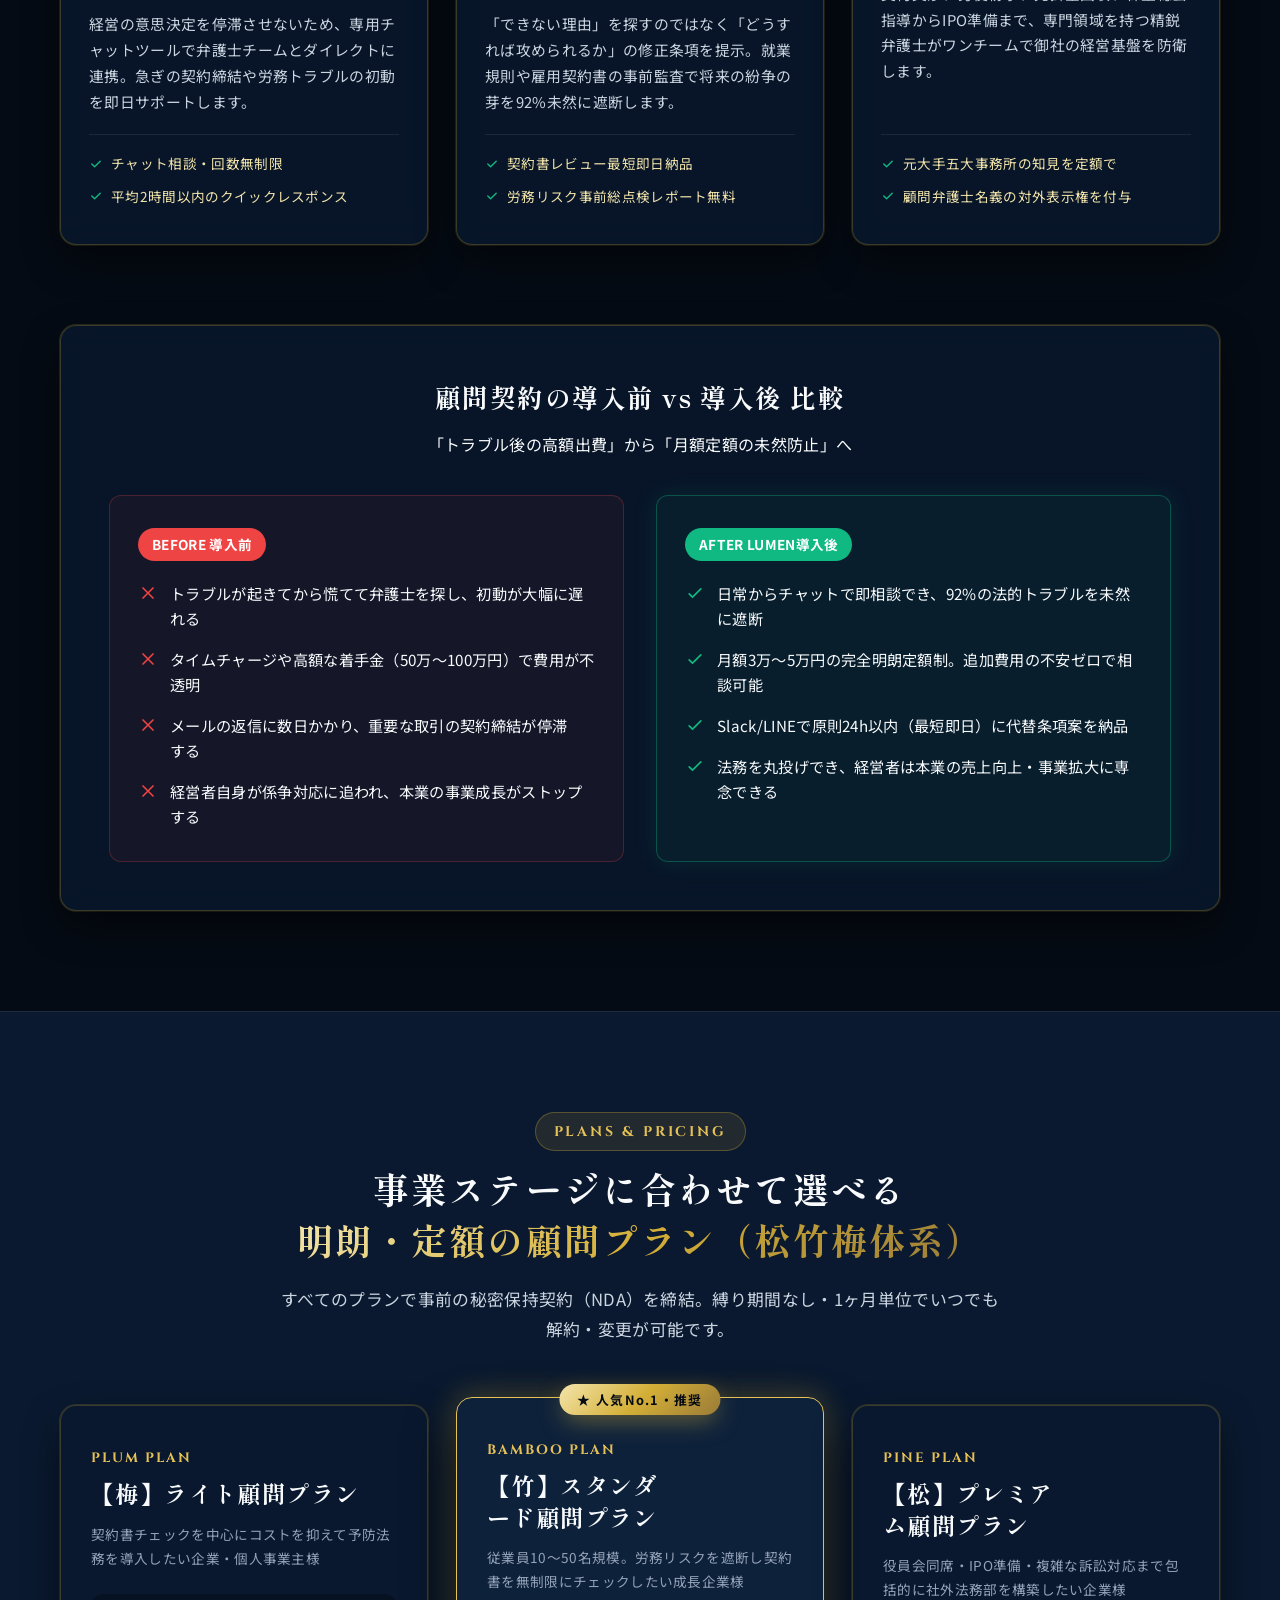
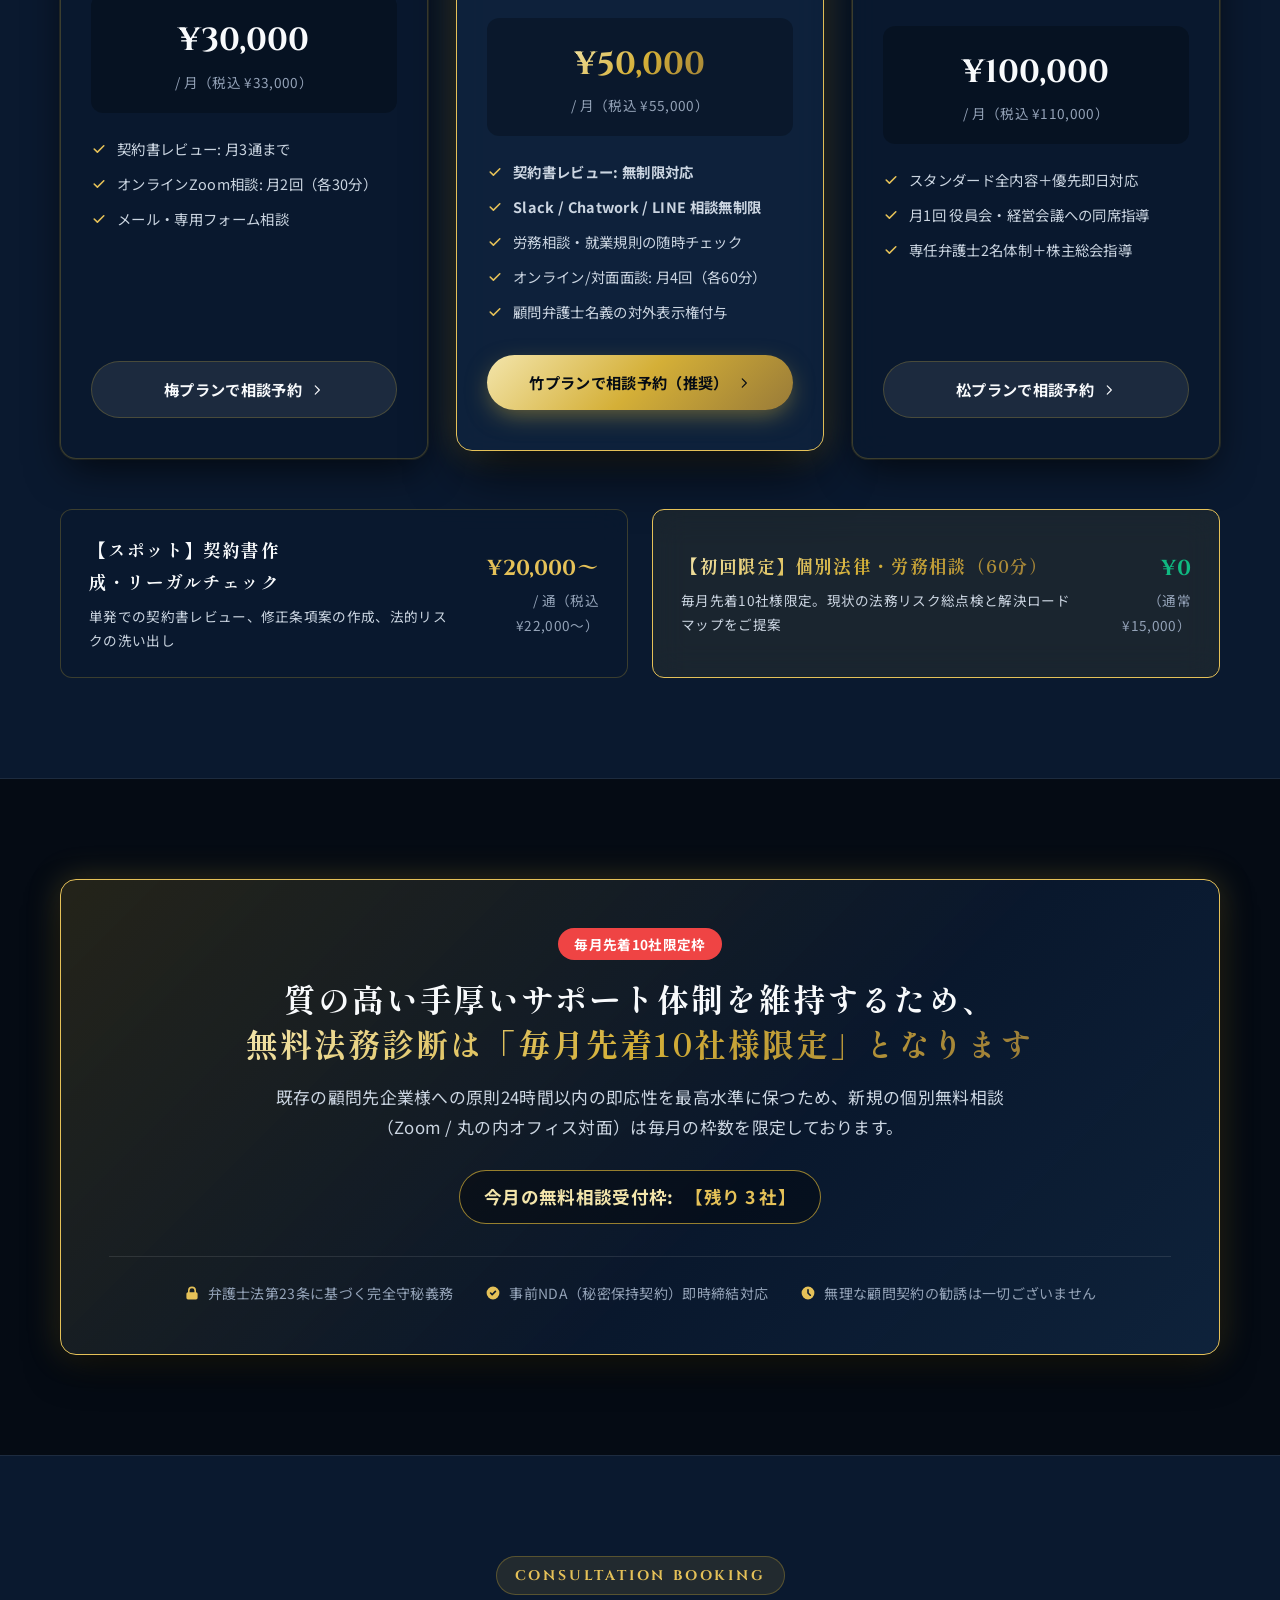
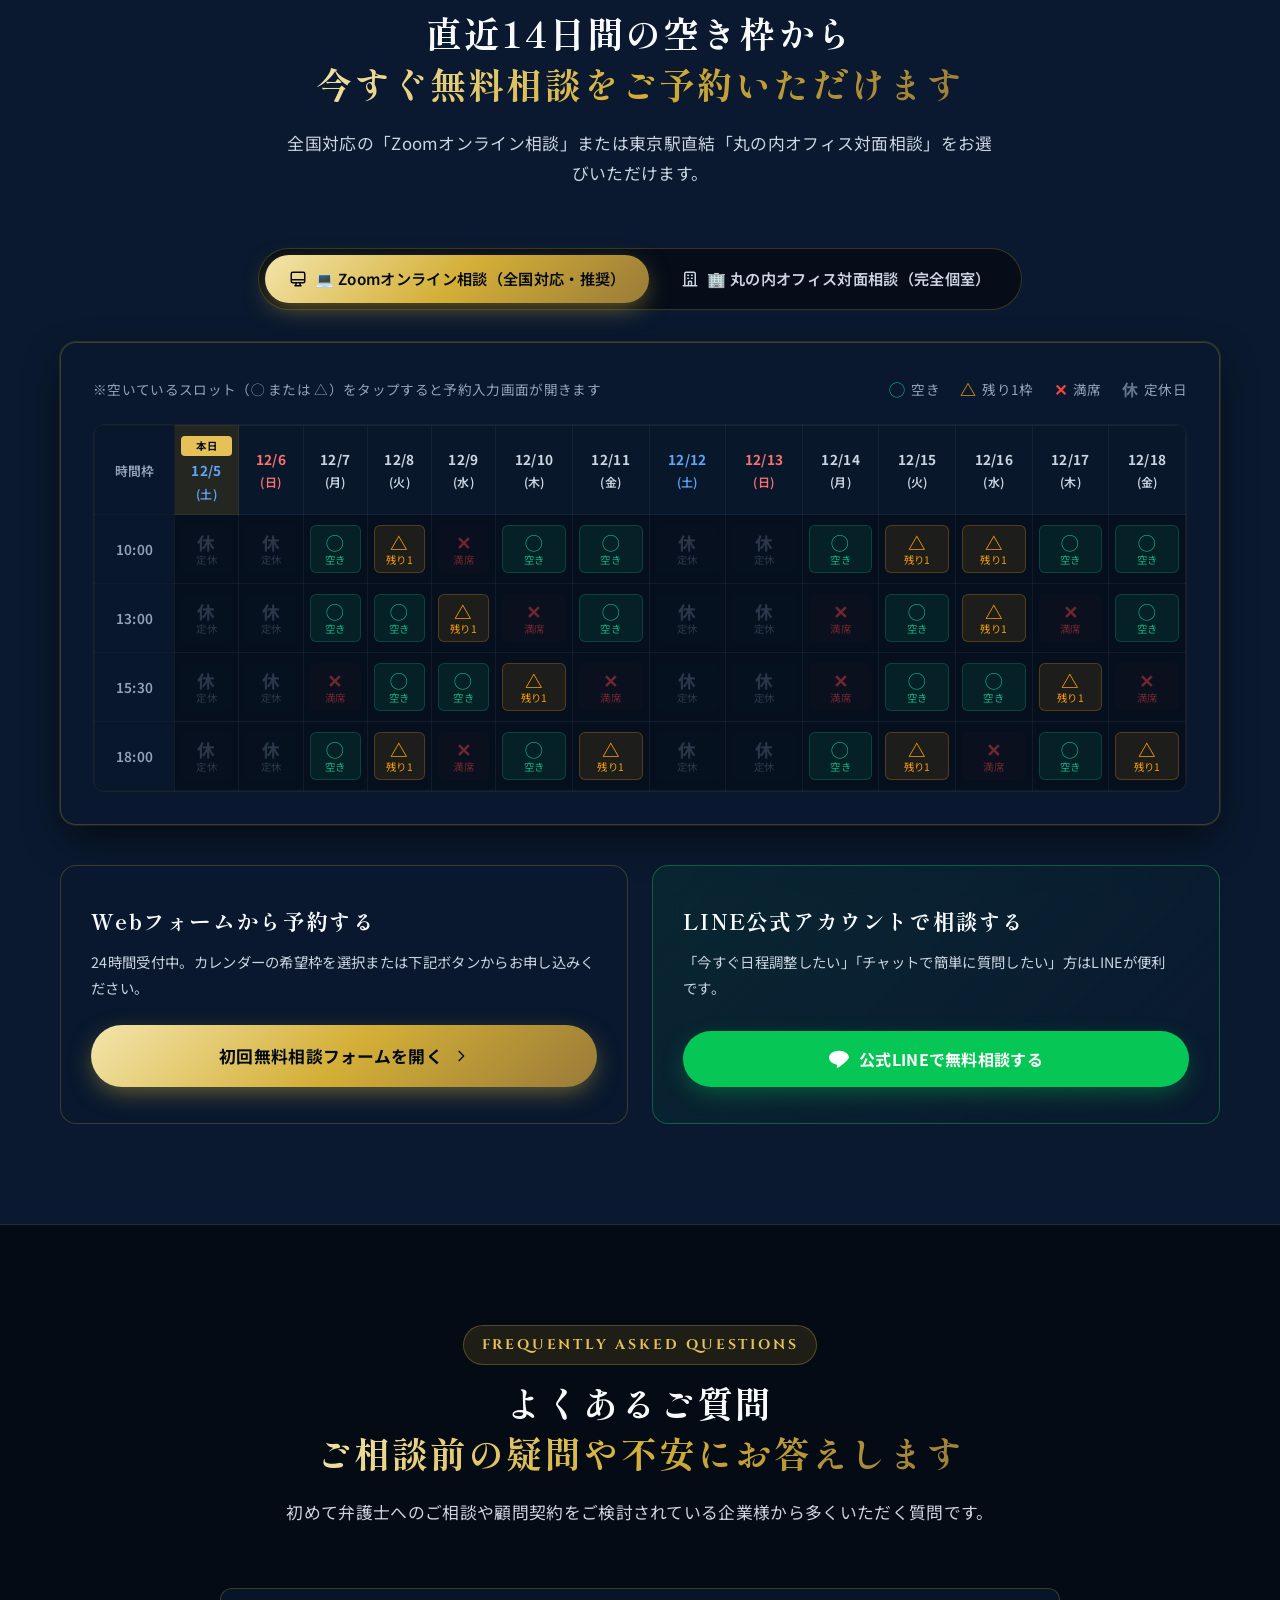
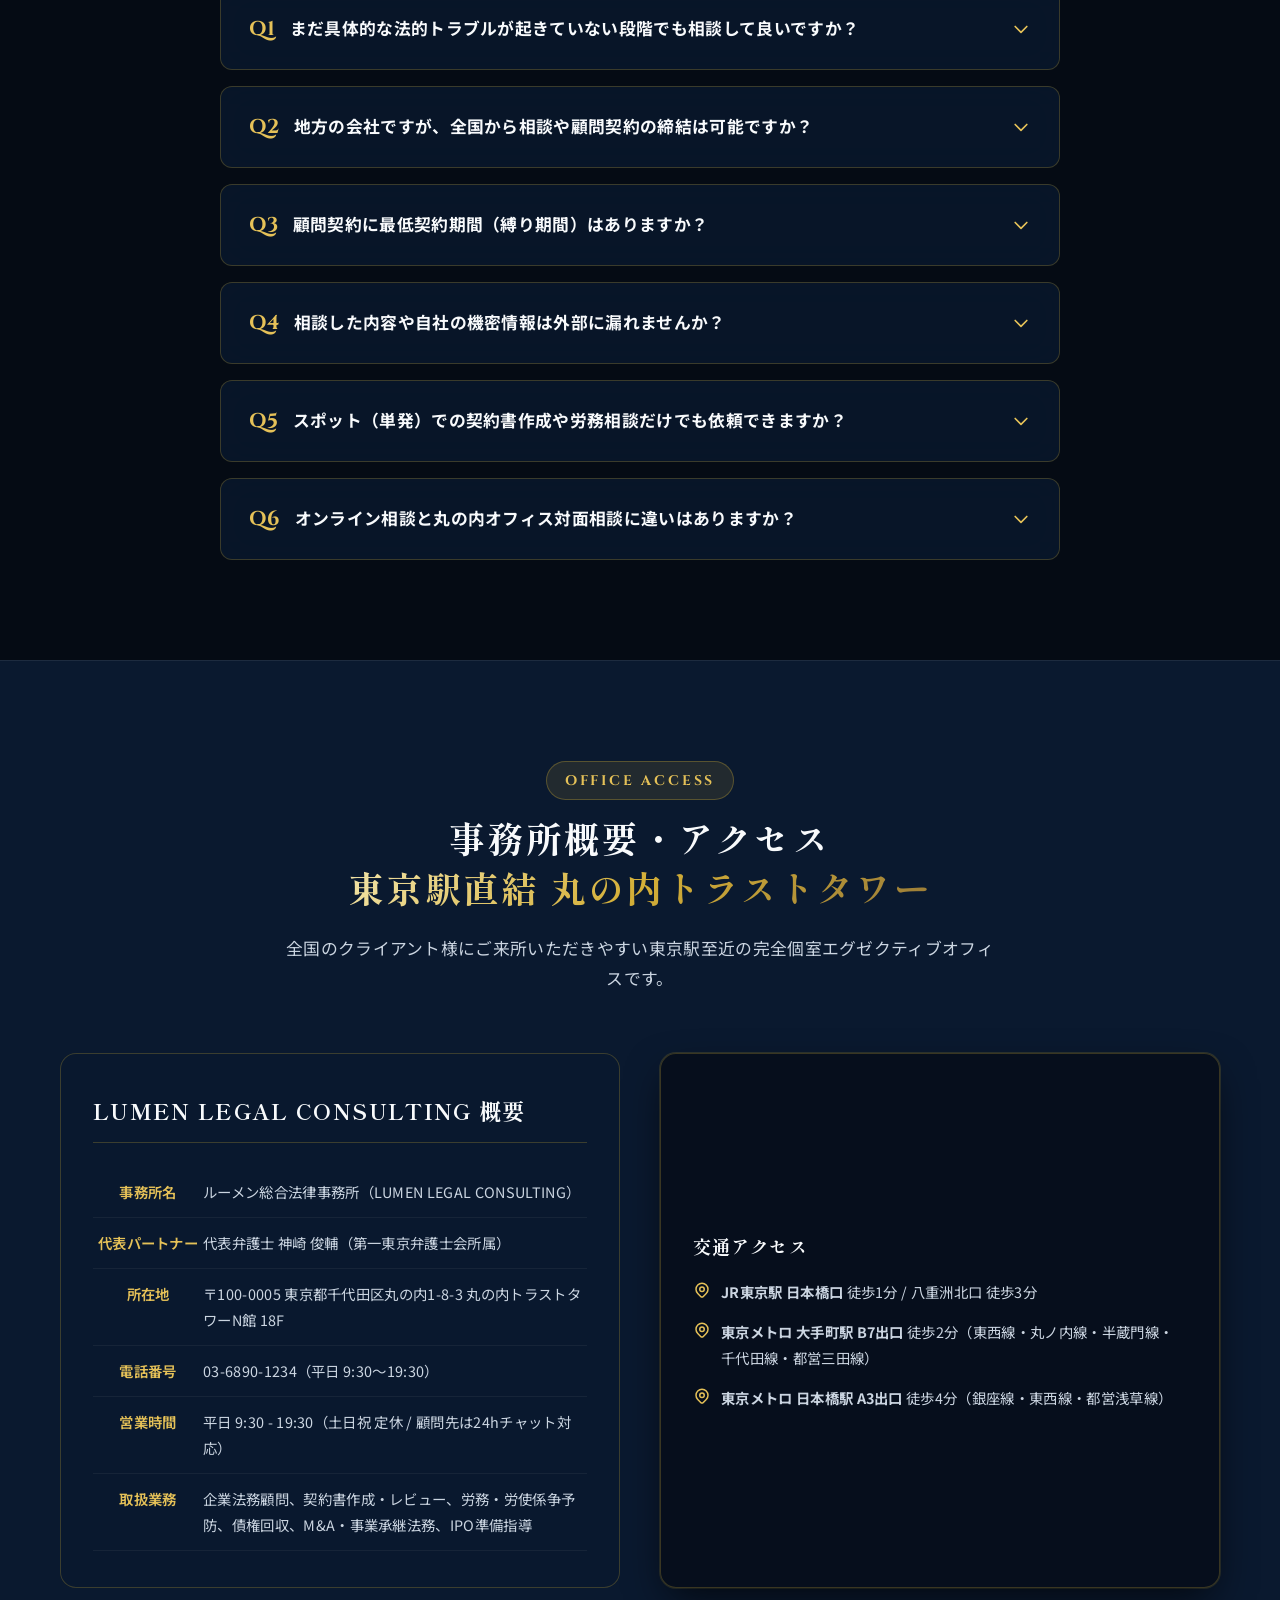
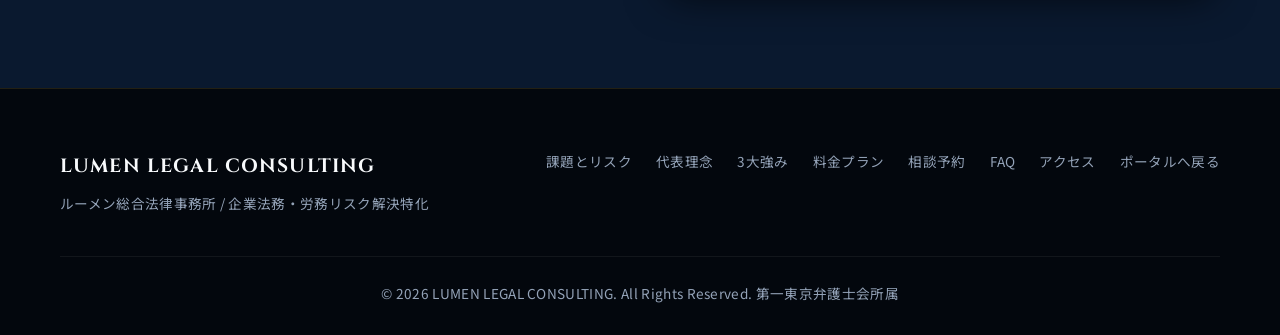
<file: samples/legal/index.html>
<!DOCTYPE html>
<html lang="ja">
<head>
  <meta charset="UTF-8">
  <meta name="viewport" content="width=device-width, initial-scale=1.0">
  <meta name="description" content="【東京・丸の内】企業法務・労務トラブル・契約書レビューに強い士業総合事務所 LUMEN LEGAL CONSULTING（ルーメン総合法律事務所）。初回60分無料相談（Zoom/丸の内対面）実施中。">
  <title>【東京・丸の内】企業法務・労務リスク解決特化 | LUMEN LEGAL CONSULTING（ルーメン総合法律事務所）</title>

  <!-- Google Fonts: Shippori Mincho, Cinzel, Inter & Noto Sans JP -->
  <link rel="preconnect" href="https://fonts.googleapis.com">
  <link rel="preconnect" href="https://fonts.gstatic.com" crossorigin>
  <link href="https://fonts.googleapis.com/css2?family=Cinzel:wght@500;600;700&family=Inter:wght@400;500;600;700&family=Noto+Sans+JP:wght@400;500;600;700&family=Shippori+Mincho:wght@500;600;700&display=swap" rel="stylesheet">

  <!-- Design Tokens & Styles (Strict Relative Paths) -->
  <link rel="stylesheet" href="../../css/tokens.css">
  <link rel="stylesheet" href="../../css/reset.css">
  <link rel="stylesheet" href="./css/legal.css">
</head>
<body>

  <!-- =========================================================================
       1. Global Header & Floating Navigation
       ========================================================================= -->
  <header class="site-header" id="site-header">
    <div class="container">
      <div class="header-left">
        <!-- Return Link to LP Portal Hub -->
        <a href="../../index.html" class="portal-return-link" title="LPポータルに戻る">
          <svg xmlns="http://www.w3.org/2000/svg" fill="none" viewBox="0 0 24 24" stroke="currentColor">
            <path stroke-linecap="round" stroke-linejoin="round" stroke-width="2" d="M10 19l-7-7m0 0l7-7m-7 7h18" />
          </svg>
          <span>LPポータルへ</span>
        </a>
        <div class="legal-brand-logo">
          LUMEN <span>LEGAL</span>
        </div>
      </div>

      <div class="header-actions">
        <a href="tel:03-6890-1234" class="header-phone">
          <svg xmlns="http://www.w3.org/2000/svg" fill="none" viewBox="0 0 24 24" stroke="currentColor">
            <path stroke-linecap="round" stroke-linejoin="round" stroke-width="2" d="M3 5a2 2 0 012-2h3.28a1 1 0 01.948.684l1.498 4.493a1 1 0 01-.502 1.21l-2.257 1.13a11.042 11.042 0 005.516 5.516l1.13-2.257a1 1 0 011.21-.502l4.493 1.498a1 1 0 01.684.949V19a2 2 0 01-2 2h-1C9.716 21 3 14.284 3 6V5z" />
          </svg>
          <span>03-6890-1234</span>
        </a>
        <button type="button" class="header-cta-btn js-open-modal" data-plan="free_trial">
          <span>初回無料相談 予約</span>
          <svg xmlns="http://www.w3.org/2000/svg" width="14" height="14" fill="none" viewBox="0 0 24 24" stroke="currentColor">
            <path stroke-linecap="round" stroke-linejoin="round" stroke-width="2.5" d="M9 5l7 7-7 7" />
          </svg>
        </button>
      </div>
    </div>
  </header>

  <!-- =========================================================================
       2. Section 1: Problem (P) — Hero Section & Pain Point Agitation
       ========================================================================= -->
  <section class="lp-section hero-section" id="problem" data-pasona="problem">
    <div class="container">
      <div class="hero-grid">
        <div class="hero-content">
          <div class="hero-badge-container">
            <div class="hero-prehead">
              <span class="hero-prehead-tag">東京・丸の内</span>
              <span>企業法務・労務リスク解決特化 総合法律事務所</span>
            </div>
          </div>

          <h1 class="hero-title">
            <span class="u-inline-block">事業の成長を守り、</span><br>
            <span class="gold-gradient-text"><span class="u-inline-block">法的リスクを</span><span class="u-inline-block">ゼロにする。</span></span>
          </h1>

          <p class="hero-subtitle">
            契約書の不備・未払い労務トラブル・債権焦げ付き──企業の命運を揺るがす重大リスクを、元大手企業法務チームの「予防法務」と「24時間即応」で強固に遮断します。
          </p>

          <!-- Social Proof Badges -->
          <div class="social-proof-badges">
            <div class="proof-badge-item">
              <svg xmlns="http://www.w3.org/2000/svg" viewBox="0 0 24 24" fill="currentColor">
                <path d="M12 2l3.09 6.26L22 9.27l-5 4.87 1.18 6.88L12 17.77l-6.18 3.25L7 14.14 2 9.27l6.91-1.01L12 2z" />
              </svg>
              <span>企業法務支援 <strong class="gold-num">1,200社</strong>突破</span>
            </div>
            <div class="proof-badge-item">
              <svg xmlns="http://www.w3.org/2000/svg" viewBox="0 0 24 24" fill="currentColor">
                <path d="M12 12c2.21 0 4-1.79 4-4s-1.79-4-4-4-4 1.79-4 4 1.79 4 4 4zm0 2c-2.67 0-8 1.34-8 4v2h16v-2c0-2.66-5.33-4-8-4z" />
              </svg>
              <span>紛争解決・勝率 <strong class="gold-num">98.5%</strong></span>
            </div>
            <div class="proof-badge-item">
              <svg xmlns="http://www.w3.org/2000/svg" viewBox="0 0 24 24" fill="currentColor">
                <path d="M12 1L3 5v6c0 5.55 3.84 10.74 9 12 5.16-1.26 9-6.45 9-12V5l-9-4zm-2 16l-4-4 1.41-1.41L10 14.17l6.59-6.59L18 9l-8 8z" />
              </svg>
              <span>初回初動レスポンス <strong class="gold-num">原則24h以内</strong></span>
            </div>
          </div>

          <div class="hero-cta-group">
            <a href="#action" class="btn-primary-gold">
              <span>空き枠カレンダーから予約</span>
              <svg xmlns="http://www.w3.org/2000/svg" width="16" height="16" fill="none" viewBox="0 0 24 24" stroke="currentColor">
                <path stroke-linecap="round" stroke-linejoin="round" stroke-width="2.5" d="M19 14l-7 7m0 0l-7-7m7 7V3" />
              </svg>
            </a>
            <a href="https://line.me/R/ti/p/@lumen_legal" target="_blank" rel="noopener noreferrer" class="btn-secondary-glass">
              <span>LINEで即時相談する</span>
            </a>
          </div>
        </div>

        <div class="hero-visual">
          <div class="hero-image-wrapper">
            <img src="./assets/images/hero_consultation.jpg" alt="東京丸の内のエグゼクティブルームで親身に企業法務相談を受ける代表弁護士" width="1920" height="1080">
            <div class="hero-floating-badge">
              <div class="floating-badge-icon">
                <svg xmlns="http://www.w3.org/2000/svg" fill="none" viewBox="0 0 24 24" stroke="currentColor">
                  <path stroke-linecap="round" stroke-linejoin="round" stroke-width="2" d="M9 12l2 2 4-4m5.618-4.016A11.955 11.955 0 0112 2.944a11.955 11.955 0 01-8.618 3.04A12.02 12.02 0 003 9c0 5.591 3.824 10.29 9 11.622 5.176-1.332 9-6.03 9-11.622 0-1.042-.133-2.052-.382-3.016z" />
                </svg>
              </div>
              <div>
                <div class="floating-badge-title">毎月先着10社限定 初回無料相談</div>
                <div class="floating-badge-desc">Zoomオンライン（全国対応）/ 丸の内オフィス対面 2WAY受付中</div>
              </div>
            </div>
          </div>
        </div>
      </div>

      <!-- 3 Pain Point Risk Cards -->
      <div class="risk-agitation-container">
        <div class="section-header">
          <div class="section-prehead">POTENTIAL RISKS</div>
          <h2 class="section-title">中小企業・スタートアップの約68%が直面する<br><span class="gold-gradient-text">「会社の成長を止める3大法的リスク」</span></h2>
          <p class="section-subtitle">「今まで問題がなかったから大丈夫」という油断が、数千万円の損害賠償や信用の失墜を招きます。</p>
        </div>

        <div class="risk-cards-grid">
          <div class="risk-card">
            <span class="risk-card-number">RISK 01</span>
            <h3 class="risk-card-title">契約書の不備・相手方に有利な不利条項の見落とし</h3>
            <p class="risk-card-desc">雛形をそのまま流用した結果、過大な損害賠償義務や曖昧な検収条項を押し付けられ、成果物の修正や代金減額を一方的に要求される。</p>
            <div class="risk-card-damage">
              <svg xmlns="http://www.w3.org/2000/svg" width="14" height="14" fill="none" viewBox="0 0 24 24" stroke="currentColor"><path stroke-linecap="round" stroke-linejoin="round" stroke-width="2" d="M12 9v2m0 4h.01m-6.938 4h13.856c1.54 0 2.502-1.667 1.732-3L13.732 4c-.77-1.333-2.694-1.333-3.464 0L3.34 16c-.77 1.333.192 3 1.732 3z"/></svg>
              <span>想定損失: 300万〜1,500万円・取引停止</span>
            </div>
          </div>

          <div class="risk-card">
            <span class="risk-card-number">RISK 02</span>
            <h3 class="risk-card-title">未払い残業代請求・固定残業代の無効化・労務是正勧告</h3>
            <p class="risk-card-desc">就業規則や雇用契約書の整備不足により、退職した従業員から突然の過去2年分残業代請求や労働基準監督署からの是正勧告を受ける。</p>
            <div class="risk-card-damage">
              <svg xmlns="http://www.w3.org/2000/svg" width="14" height="14" fill="none" viewBox="0 0 24 24" stroke="currentColor"><path stroke-linecap="round" stroke-linejoin="round" stroke-width="2" d="M12 9v2m0 4h.01m-6.938 4h13.856c1.54 0 2.502-1.667 1.732-3L13.732 4c-.77-1.333-2.694-1.333-3.464 0L3.34 16c-.77 1.333.192 3 1.732 3z"/></svg>
              <span>想定損失: 従業員1名あたり200万〜600万円</span>
            </div>
          </div>

          <div class="risk-card">
            <span class="risk-card-number">RISK 03</span>
            <h3 class="risk-card-title">売掛金の未回収・不当な支払い拒絶・知財トラブル</h3>
            <p class="risk-card-desc">発注書のみで作業を開始したため、仕様変更や納品遅延を理由に売掛金を一方的に減額・未払いにされ、資金繰りが急激に悪化する。</p>
            <div class="risk-card-damage">
              <svg xmlns="http://www.w3.org/2000/svg" width="14" height="14" fill="none" viewBox="0 0 24 24" stroke="currentColor"><path stroke-linecap="round" stroke-linejoin="round" stroke-width="2" d="M12 9v2m0 4h.01m-6.938 4h13.856c1.54 0 2.502-1.667 1.732-3L13.732 4c-.77-1.333-2.694-1.333-3.464 0L3.34 16c-.77 1.333.192 3 1.732 3z"/></svg>
              <span>想定損失: 売掛金全額の焦げ付き・黒字倒産リスク</span>
            </div>
          </div>
        </div>
      </div>
    </div>
  </section>

  <!-- =========================================================================
       3. Section 2: Affinity (A) — Partner Philosophy & Story
       ========================================================================= -->
  <section class="lp-section affinity-section" id="affinity" data-pasona="affinity">
    <div class="container">
      <div class="affinity-grid">
        <div class="partner-visual">
          <div class="partner-photo-wrapper">
            <img src="./assets/images/partner_portrait.jpg" alt="ルーメン総合法律事務所 代表弁護士 神崎 俊輔のポートレート写真" width="800" height="800">
          </div>
        </div>

        <div class="partner-content">
          <div class="section-prehead">REPRESENTATIVE MESSAGE</div>
          <h2>「紛争が起きてからでは遅い。<br><span class="gold-gradient-text">経営者の果敢な挑戦を、盤石な法務で守り抜く」</span></h2>
          
          <p class="partner-lead">
            多くの経営者が「弁護士は敷居が高い」「費用が不透明で相談しづらい」とおっしゃいます。しかし、ビジネスの最前線では数日の意思決定の遅れが致命傷になります。
          </p>

          <div class="partner-story">
            <p>
              私は五大法律事務所で10年以上にわたり、大手企業のM&Aや大規模な労働紛争の最前線に立ってきました。その中で痛感したのは、「事前に契約書を1行修正していれば、数億円の損失と何年もの係争を防げた」という無念のケースの多さです。
            </p>
            <p>
              中小企業やスタートアップこそ、トラブルが起きる前の「予防法務」が必要です。私たちは経営者の隣で同じ目線に立ち、ビジネスのスピードを一切落とさない『最良の攻めのパートナー』であり続けます。
            </p>
          </div>

          <div class="partner-profile-meta">
            <div class="partner-name-row">
              <span class="partner-name-jp">神崎 俊輔</span>
              <span class="partner-name-en">Shunsuke Kanzaki</span>
            </div>
            <div class="partner-role">ルーメン総合法律事務所 代表弁護士・法務コンサルタント</div>
            <ul class="partner-credentials-list">
              <li>東京大学法学部卒業 / 第一東京弁護士会所属</li>
              <li>五大法律事務所にて企業法務・労使係争・M&Aチームに従事</li>
              <li>累計1,200社以上の顧問先・紛争予防実績（勝率98.5%）</li>
            </ul>
          </div>
        </div>
      </div>
    </div>
  </section>

  <!-- =========================================================================
       4. Section 3: Solution (S) — 3 Pillars & Before/After Comparison
       ========================================================================= -->
  <section class="lp-section solution-section" id="solution" data-pasona="solution">
    <div class="container">
      <div class="section-header">
        <div class="section-prehead">WHY CHOOSE LUMEN LEGAL</div>
        <h2 class="section-title">LUMEN LEGALが選ばれる理由<br><span class="gold-gradient-text">「予防法務」×「圧倒的スピード」の3大強み</span></h2>
        <p class="section-subtitle">単なる法的可否の判断にとどまらず、「どうすればビジネスを前に進められるか」の代替案を迅速に提示します。</p>
      </div>

      <!-- 3 Pillars Grid -->
      <div class="pillars-grid">
        <div class="pillar-card">
          <div class="pillar-image-box">
            <img src="./assets/images/legal_contract_review.jpg" alt="万年筆と印鑑を用いて契約書の不利条項を緻密にリーガルチェックする弁護士の手元" width="1200" height="900">
          </div>
          <span class="pillar-badge">PILLAR 01</span>
          <h3 class="pillar-title">【即応性】原則24時間以内回答 & Slack / Chatwork / LINE 直結</h3>
          <p class="pillar-desc">経営の意思決定を停滞させないため、専用チャットツールで弁護士チームとダイレクトに連携。急ぎの契約締結や労務トラブルの初動を即日サポートします。</p>
          <ul class="pillar-feature-points">
            <li>
              <svg xmlns="http://www.w3.org/2000/svg" viewBox="0 0 20 20" fill="currentColor"><path fill-rule="evenodd" d="M16.707 5.293a1 1 0 010 1.414l-8 8a1 1 0 01-1.414 0l-4-4a1 1 0 011.414-1.414L8 12.586l7.293-7.293a1 1 0 011.414 0z" clip-rule="evenodd"/></svg>
              <span>チャット相談・回数無制限</span>
            </li>
            <li>
              <svg xmlns="http://www.w3.org/2000/svg" viewBox="0 0 20 20" fill="currentColor"><path fill-rule="evenodd" d="M16.707 5.293a1 1 0 010 1.414l-8 8a1 1 0 01-1.414 0l-4-4a1 1 0 011.414-1.414L8 12.586l7.293-7.293a1 1 0 011.414 0z" clip-rule="evenodd"/></svg>
              <span>平均2時間以内のクイックレスポンス</span>
            </li>
          </ul>
        </div>

        <div class="pillar-card">
          <div class="pillar-image-box">
            <img src="./assets/images/boardroom_meeting.jpg" alt="東京丸の内の高層ビル役員会議室にて経営陣へ戦略的予防法務を解説する弁護士" width="1920" height="1080">
          </div>
          <span class="pillar-badge">PILLAR 02</span>
          <h3 class="pillar-title">【専門性】最短即日レビュー & ビジネスに踏み込んだ予防法務</h3>
          <p class="pillar-desc">「できない理由」を探すのではなく「どうすれば攻められるか」の修正条項を提示。就業規則や雇用契約書の事前監査で将来の紛争の芽を92%未然に遮断します。</p>
          <ul class="pillar-feature-points">
            <li>
              <svg xmlns="http://www.w3.org/2000/svg" viewBox="0 0 20 20" fill="currentColor"><path fill-rule="evenodd" d="M16.707 5.293a1 1 0 010 1.414l-8 8a1 1 0 01-1.414 0l-4-4a1 1 0 011.414-1.414L8 12.586l7.293-7.293a1 1 0 011.414 0z" clip-rule="evenodd"/></svg>
              <span>契約書レビュー最短即日納品</span>
            </li>
            <li>
              <svg xmlns="http://www.w3.org/2000/svg" viewBox="0 0 20 20" fill="currentColor"><path fill-rule="evenodd" d="M16.707 5.293a1 1 0 010 1.414l-8 8a1 1 0 01-1.414 0l-4-4a1 1 0 011.414-1.414L8 12.586l7.293-7.293a1 1 0 011.414 0z" clip-rule="evenodd"/></svg>
              <span>労務リスク事前総点検レポート無料</span>
            </li>
          </ul>
        </div>

        <div class="pillar-card">
          <div class="pillar-image-box">
            <img src="./assets/images/hero_consultation.jpg" alt="東京丸の内のエグゼクティブルームで親身に企業法務相談を受ける代表弁護士" width="1920" height="1080">
          </div>
          <span class="pillar-badge">PILLAR 03</span>
          <h3 class="pillar-title">【圧倒的実績】解決実績1,200社超・勝率98.5%の集合知</h3>
          <p class="pillar-desc">契約交渉、労使紛争、売掛金回収、株主総会指導からIPO準備まで、専門領域を持つ精鋭弁護士がワンチームで御社の経営基盤を防衛します。</p>
          <ul class="pillar-feature-points">
            <li>
              <svg xmlns="http://www.w3.org/2000/svg" viewBox="0 0 20 20" fill="currentColor"><path fill-rule="evenodd" d="M16.707 5.293a1 1 0 010 1.414l-8 8a1 1 0 01-1.414 0l-4-4a1 1 0 011.414-1.414L8 12.586l7.293-7.293a1 1 0 011.414 0z" clip-rule="evenodd"/></svg>
              <span>元大手五大事務所の知見を定額で</span>
            </li>
            <li>
              <svg xmlns="http://www.w3.org/2000/svg" viewBox="0 0 20 20" fill="currentColor"><path fill-rule="evenodd" d="M16.707 5.293a1 1 0 010 1.414l-8 8a1 1 0 01-1.414 0l-4-4a1 1 0 011.414-1.414L8 12.586l7.293-7.293a1 1 0 011.414 0z" clip-rule="evenodd"/></svg>
              <span>顧問弁護士名義の対外表示権を付与</span>
            </li>
          </ul>
        </div>
      </div>

      <!-- Before / After Comparison Table -->
      <div class="before-after-container">
        <div class="before-after-header">
          <h3>顧問契約の導入前 vs 導入後 比較</h3>
          <p>「トラブル後の高額出費」から「月額定額の未然防止」へ</p>
        </div>

        <div class="before-after-grid">
          <div class="comparison-box is-before">
            <span class="comparison-box-tag">BEFORE 導入前</span>
            <ul class="comparison-list">
              <li class="comparison-item">
                <svg xmlns="http://www.w3.org/2000/svg" fill="none" viewBox="0 0 24 24" stroke="currentColor"><path stroke-linecap="round" stroke-linejoin="round" stroke-width="2" d="M6 18L18 6M6 6l12 12"/></svg>
                <span>トラブルが起きてから慌てて弁護士を探し、初動が大幅に遅れる</span>
              </li>
              <li class="comparison-item">
                <svg xmlns="http://www.w3.org/2000/svg" fill="none" viewBox="0 0 24 24" stroke="currentColor"><path stroke-linecap="round" stroke-linejoin="round" stroke-width="2" d="M6 18L18 6M6 6l12 12"/></svg>
                <span>タイムチャージや高額な着手金（50万〜100万円）で費用が不透明</span>
              </li>
              <li class="comparison-item">
                <svg xmlns="http://www.w3.org/2000/svg" fill="none" viewBox="0 0 24 24" stroke="currentColor"><path stroke-linecap="round" stroke-linejoin="round" stroke-width="2" d="M6 18L18 6M6 6l12 12"/></svg>
                <span>メールの返信に数日かかり、重要な取引の契約締結が停滞する</span>
              </li>
              <li class="comparison-item">
                <svg xmlns="http://www.w3.org/2000/svg" fill="none" viewBox="0 0 24 24" stroke="currentColor"><path stroke-linecap="round" stroke-linejoin="round" stroke-width="2" d="M6 18L18 6M6 6l12 12"/></svg>
                <span>経営者自身が係争対応に追われ、本業の事業成長がストップする</span>
              </li>
            </ul>
          </div>

          <div class="comparison-box is-after">
            <span class="comparison-box-tag">AFTER LUMEN導入後</span>
            <ul class="comparison-list">
              <li class="comparison-item">
                <svg xmlns="http://www.w3.org/2000/svg" fill="none" viewBox="0 0 24 24" stroke="currentColor"><path stroke-linecap="round" stroke-linejoin="round" stroke-width="2" d="M5 13l4 4L19 7"/></svg>
                <span>日常からチャットで即相談でき、92%の法的トラブルを未然に遮断</span>
              </li>
              <li class="comparison-item">
                <svg xmlns="http://www.w3.org/2000/svg" fill="none" viewBox="0 0 24 24" stroke="currentColor"><path stroke-linecap="round" stroke-linejoin="round" stroke-width="2" d="M5 13l4 4L19 7"/></svg>
                <span>月額3万〜5万円の完全明朗定額制。追加費用の不安ゼロで相談可能</span>
              </li>
              <li class="comparison-item">
                <svg xmlns="http://www.w3.org/2000/svg" fill="none" viewBox="0 0 24 24" stroke="currentColor"><path stroke-linecap="round" stroke-linejoin="round" stroke-width="2" d="M5 13l4 4L19 7"/></svg>
                <span>Slack/LINEで原則24h以内（最短即日）に代替条項案を納品</span>
              </li>
              <li class="comparison-item">
                <svg xmlns="http://www.w3.org/2000/svg" fill="none" viewBox="0 0 24 24" stroke="currentColor"><path stroke-linecap="round" stroke-linejoin="round" stroke-width="2" d="M5 13l4 4L19 7"/></svg>
                <span>法務を丸投げでき、経営者は本業の売上向上・事業拡大に専念できる</span>
              </li>
            </ul>
          </div>
        </div>
      </div>
    </div>
  </section>

  <!-- =========================================================================
       5. Section 4: Offer (O) — Matsutake 3-Tier Plans & Spot Menu
       ========================================================================= -->
  <section class="lp-section offer-section" id="offer" data-pasona="offer">
    <div class="container">
      <div class="section-header">
        <div class="section-prehead">PLANS & PRICING</div>
        <h2 class="section-title">事業ステージに合わせて選べる<br><span class="gold-gradient-text">明朗・定額の顧問プラン（松竹梅体系）</span></h2>
        <p class="section-subtitle">すべてのプランで事前の秘密保持契約（NDA）を締結。縛り期間なし・1ヶ月単位でいつでも解約・変更が可能です。</p>
      </div>

      <!-- Pricing Cards (Matsutake) -->
      <div class="pricing-grid">
        <!-- 梅プラン (Plum) -->
        <div class="pricing-card" data-plan="plum">
          <span class="plan-tier-label">PLUM PLAN</span>
          <h3 class="plan-name">【梅】ライト顧問プラン</h3>
          <p class="plan-target">契約書チェックを中心にコストを抑えて予防法務を導入したい企業・個人事業主様</p>
          
          <div class="plan-price-box">
            <div class="plan-price">¥30,000</div>
            <div class="plan-period">/ 月（税込 ¥33,000）</div>
          </div>

          <ul class="plan-features-list">
            <li>
              <svg xmlns="http://www.w3.org/2000/svg" viewBox="0 0 20 20" fill="currentColor"><path fill-rule="evenodd" d="M16.707 5.293a1 1 0 010 1.414l-8 8a1 1 0 01-1.414 0l-4-4a1 1 0 011.414-1.414L8 12.586l7.293-7.293a1 1 0 011.414 0z" clip-rule="evenodd"/></svg>
              <span>契約書レビュー: 月3通まで</span>
            </li>
            <li>
              <svg xmlns="http://www.w3.org/2000/svg" viewBox="0 0 20 20" fill="currentColor"><path fill-rule="evenodd" d="M16.707 5.293a1 1 0 010 1.414l-8 8a1 1 0 01-1.414 0l-4-4a1 1 0 011.414-1.414L8 12.586l7.293-7.293a1 1 0 011.414 0z" clip-rule="evenodd"/></svg>
              <span>オンラインZoom相談: 月2回（各30分）</span>
            </li>
            <li>
              <svg xmlns="http://www.w3.org/2000/svg" viewBox="0 0 20 20" fill="currentColor"><path fill-rule="evenodd" d="M16.707 5.293a1 1 0 010 1.414l-8 8a1 1 0 01-1.414 0l-4-4a1 1 0 011.414-1.414L8 12.586l7.293-7.293a1 1 0 011.414 0z" clip-rule="evenodd"/></svg>
              <span>メール・専用フォーム相談</span>
            </li>
          </ul>

          <button type="button" class="plan-cta-btn js-open-modal" data-plan="plum">
            <span>梅プランで相談予約</span>
            <svg xmlns="http://www.w3.org/2000/svg" width="14" height="14" fill="none" viewBox="0 0 24 24" stroke="currentColor"><path stroke-linecap="round" stroke-linejoin="round" stroke-width="2" d="M9 5l7 7-7 7"/></svg>
          </button>
        </div>

        <!-- 竹プラン (Bamboo) ★人気No.1 -->
        <div class="pricing-card is-popular" data-plan="bamboo">
          <div class="popular-badge">★ 人気No.1・推奨</div>
          <span class="plan-tier-label">BAMBOO PLAN</span>
          <h3 class="plan-name">【竹】スタンダード顧問プラン</h3>
          <p class="plan-target">従業員10〜50名規模。労務リスクを遮断し契約書を無制限にチェックしたい成長企業様</p>
          
          <div class="plan-price-box">
            <div class="plan-price gold-gradient-text">¥50,000</div>
            <div class="plan-period">/ 月（税込 ¥55,000）</div>
          </div>

          <ul class="plan-features-list">
            <li>
              <svg xmlns="http://www.w3.org/2000/svg" viewBox="0 0 20 20" fill="currentColor"><path fill-rule="evenodd" d="M16.707 5.293a1 1 0 010 1.414l-8 8a1 1 0 01-1.414 0l-4-4a1 1 0 011.414-1.414L8 12.586l7.293-7.293a1 1 0 011.414 0z" clip-rule="evenodd"/></svg>
              <span><strong>契約書レビュー: 無制限対応</strong></span>
            </li>
            <li>
              <svg xmlns="http://www.w3.org/2000/svg" viewBox="0 0 20 20" fill="currentColor"><path fill-rule="evenodd" d="M16.707 5.293a1 1 0 010 1.414l-8 8a1 1 0 01-1.414 0l-4-4a1 1 0 011.414-1.414L8 12.586l7.293-7.293a1 1 0 011.414 0z" clip-rule="evenodd"/></svg>
              <span><strong>Slack / Chatwork / LINE 相談無制限</strong></span>
            </li>
            <li>
              <svg xmlns="http://www.w3.org/2000/svg" viewBox="0 0 20 20" fill="currentColor"><path fill-rule="evenodd" d="M16.707 5.293a1 1 0 010 1.414l-8 8a1 1 0 01-1.414 0l-4-4a1 1 0 011.414-1.414L8 12.586l7.293-7.293a1 1 0 011.414 0z" clip-rule="evenodd"/></svg>
              <span>労務相談・就業規則の随時チェック</span>
            </li>
            <li>
              <svg xmlns="http://www.w3.org/2000/svg" viewBox="0 0 20 20" fill="currentColor"><path fill-rule="evenodd" d="M16.707 5.293a1 1 0 010 1.414l-8 8a1 1 0 01-1.414 0l-4-4a1 1 0 011.414-1.414L8 12.586l7.293-7.293a1 1 0 011.414 0z" clip-rule="evenodd"/></svg>
              <span>オンライン/対面面談: 月4回（各60分）</span>
            </li>
            <li>
              <svg xmlns="http://www.w3.org/2000/svg" viewBox="0 0 20 20" fill="currentColor"><path fill-rule="evenodd" d="M16.707 5.293a1 1 0 010 1.414l-8 8a1 1 0 01-1.414 0l-4-4a1 1 0 011.414-1.414L8 12.586l7.293-7.293a1 1 0 011.414 0z" clip-rule="evenodd"/></svg>
              <span>顧問弁護士名義の対外表示権付与</span>
            </li>
          </ul>

          <button type="button" class="plan-cta-btn js-open-modal" data-plan="bamboo">
            <span>竹プランで相談予約（推奨）</span>
            <svg xmlns="http://www.w3.org/2000/svg" width="14" height="14" fill="none" viewBox="0 0 24 24" stroke="currentColor"><path stroke-linecap="round" stroke-linejoin="round" stroke-width="2" d="M9 5l7 7-7 7"/></svg>
          </button>
        </div>

        <!-- 松プラン (Pine) -->
        <div class="pricing-card" data-plan="pine">
          <span class="plan-tier-label">PINE PLAN</span>
          <h3 class="plan-name">【松】プレミアム顧問プラン</h3>
          <p class="plan-target">役員会同席・IPO準備・複雑な訴訟対応まで包括的に社外法務部を構築したい企業様</p>
          
          <div class="plan-price-box">
            <div class="plan-price">¥100,000</div>
            <div class="plan-period">/ 月（税込 ¥110,000）</div>
          </div>

          <ul class="plan-features-list">
            <li>
              <svg xmlns="http://www.w3.org/2000/svg" viewBox="0 0 20 20" fill="currentColor"><path fill-rule="evenodd" d="M16.707 5.293a1 1 0 010 1.414l-8 8a1 1 0 01-1.414 0l-4-4a1 1 0 011.414-1.414L8 12.586l7.293-7.293a1 1 0 011.414 0z" clip-rule="evenodd"/></svg>
              <span>スタンダード全内容＋優先即日対応</span>
            </li>
            <li>
              <svg xmlns="http://www.w3.org/2000/svg" viewBox="0 0 20 20" fill="currentColor"><path fill-rule="evenodd" d="M16.707 5.293a1 1 0 010 1.414l-8 8a1 1 0 01-1.414 0l-4-4a1 1 0 011.414-1.414L8 12.586l7.293-7.293a1 1 0 011.414 0z" clip-rule="evenodd"/></svg>
              <span>月1回 役員会・経営会議への同席指導</span>
            </li>
            <li>
              <svg xmlns="http://www.w3.org/2000/svg" viewBox="0 0 20 20" fill="currentColor"><path fill-rule="evenodd" d="M16.707 5.293a1 1 0 010 1.414l-8 8a1 1 0 01-1.414 0l-4-4a1 1 0 011.414-1.414L8 12.586l7.293-7.293a1 1 0 011.414 0z" clip-rule="evenodd"/></svg>
              <span>専任弁護士2名体制＋株主総会指導</span>
            </li>
          </ul>

          <button type="button" class="plan-cta-btn js-open-modal" data-plan="pine">
            <span>松プランで相談予約</span>
            <svg xmlns="http://www.w3.org/2000/svg" width="14" height="14" fill="none" viewBox="0 0 24 24" stroke="currentColor"><path stroke-linecap="round" stroke-linejoin="round" stroke-width="2" d="M9 5l7 7-7 7"/></svg>
          </button>
        </div>
      </div>

      <!-- Spot & Trial Offer Sub-Cards -->
      <div class="spot-offers-container">
        <div class="spot-card">
          <div class="spot-info">
            <h4>【スポット】契約書作成・リーガルチェック</h4>
            <p>単発での契約書レビュー、修正条項案の作成、法的リスクの洗い出し</p>
          </div>
          <div class="spot-price-tag">
            <div class="spot-price-num">¥20,000〜</div>
            <div class="plan-period">/ 通（税込 ¥22,000〜）</div>
          </div>
        </div>

        <div class="spot-card" style="border-color: var(--legal-gold-400); background: rgba(212, 175, 55, 0.08);">
          <div class="spot-info">
            <h4 class="gold-gradient-text">【初回限定】個別法律・労務相談（60分）</h4>
            <p>毎月先着10社様限定。現状の法務リスク総点検と解決ロードマップをご提案</p>
          </div>
          <div class="spot-price-tag">
            <div class="spot-price-num" style="color: #10B981;">¥0</div>
            <div class="plan-period">（通常 ¥15,000）</div>
          </div>
        </div>
      </div>
    </div>
  </section>

  <!-- =========================================================================
       6. Section 5: Narrowing Down (N) — Urgency & Guarantee
       ========================================================================= -->
  <section class="lp-section narrowing-section" id="narrowing" data-pasona="narrowing">
    <div class="container">
      <div class="narrowing-banner">
        <span class="narrowing-badge">毎月先着10社限定枠</span>
        <h2 class="narrowing-title">質の高い手厚いサポート体制を維持するため、<br><span class="gold-gradient-text">無料法務診断は「毎月先着10社様限定」となります</span></h2>
        <p class="narrowing-text">
          既存の顧問先企業様への原則24時間以内の即応性を最高水準に保つため、新規の個別無料相談（Zoom / 丸の内オフィス対面）は毎月の枠数を限定しております。
        </p>

        <div class="narrowing-slots-indicator">
          <span>今月の無料相談受付枠:</span>
          <span class="gold-num">【残り 3 社】</span>
        </div>

        <div class="nda-guarantee-row">
          <div class="nda-item">
            <svg xmlns="http://www.w3.org/2000/svg" viewBox="0 0 20 20" fill="currentColor"><path fill-rule="evenodd" d="M5 9V7a5 5 0 0110 0v2a2 2 0 012 2v5a2 2 0 01-2 2H5a2 2 0 01-2-2v-5a2 2 0 012-2zm8-2v2H7V7a3 3 0 016 0z" clip-rule="evenodd"/></svg>
            <span>弁護士法第23条に基づく完全守秘義務</span>
          </div>
          <div class="nda-item">
            <svg xmlns="http://www.w3.org/2000/svg" viewBox="0 0 20 20" fill="currentColor"><path fill-rule="evenodd" d="M10 18a8 8 0 100-16 8 8 0 000 16zm3.707-9.293a1 1 0 00-1.414-1.414L9 10.586 7.707 9.293a1 1 0 00-1.414 1.414l2 2a1 1 0 001.414 0l4-4z" clip-rule="evenodd"/></svg>
            <span>事前NDA（秘密保持契約）即時締結対応</span>
          </div>
          <div class="nda-item">
            <svg xmlns="http://www.w3.org/2000/svg" viewBox="0 0 20 20" fill="currentColor"><path fill-rule="evenodd" d="M10 18a8 8 0 100-16 8 8 0 000 16zm1-12a1 1 0 10-2 0v4a1 1 0 00.293.707l2.828 2.829a1 1 0 101.415-1.415L11 9.586V6z" clip-rule="evenodd"/></svg>
            <span>無理な顧問契約の勧誘は一切ございません</span>
          </div>
        </div>
      </div>
    </div>
  </section>

  <!-- =========================================================================
       7. Section 6: Action (A) — 2WAY 14-Day Calendar & Dual CTA
       ========================================================================= -->
  <section class="lp-section action-section" id="action" data-pasona="action">
    <div class="container">
      <div class="section-header">
        <div class="section-prehead">CONSULTATION BOOKING</div>
        <h2 class="section-title">直近14日間の空き枠から<br><span class="gold-gradient-text">今すぐ無料相談をご予約いただけます</span></h2>
        <p class="section-subtitle">全国対応の「Zoomオンライン相談」または東京駅直結「丸の内オフィス対面相談」をお選びいただけます。</p>
      </div>

      <!-- 2WAY Mode Selector Tabs -->
      <div class="consultation-mode-selector-wrapper">
        <div class="consultation-modes-box" role="tablist" aria-label="相談形式選択">
          <button type="button" class="consultation-mode-tab is-active" data-mode="online" role="tab" aria-selected="true">
            <svg xmlns="http://www.w3.org/2000/svg" width="18" height="18" fill="none" viewBox="0 0 24 24" stroke="currentColor"><path stroke-linecap="round" stroke-linejoin="round" stroke-width="2" d="M9.75 17L9 20l-1 1h8l-1-1-.75-3M3 13h18M5 17h14a2 2 0 002-2V5a2 2 0 00-2-2H5a2 2 0 00-2 2v10a2 2 0 002 2z"/></svg>
            <span>💻 Zoomオンライン相談（全国対応・推奨）</span>
          </button>
          <button type="button" class="consultation-mode-tab" data-mode="in_person" role="tab" aria-selected="false">
            <svg xmlns="http://www.w3.org/2000/svg" width="18" height="18" fill="none" viewBox="0 0 24 24" stroke="currentColor"><path stroke-linecap="round" stroke-linejoin="round" stroke-width="2" d="M19 21V5a2 2 0 00-2-2H7a2 2 0 00-2 2v16m14 0h2m-2 0h-5m-9 0H3m2 0h5M9 7h1m-1 4h1m4-4h1m-1 4h1m-5 10v-5a1 1 0 011-1h2a1 1 0 011 1v5m-4 0h4"/></svg>
            <span>🏢 丸の内オフィス対面相談（完全個室）</span>
          </button>
        </div>
      </div>

      <!-- 14-Day Calendar Card -->
      <div class="calendar-card-container">
        <div class="calendar-legend-bar">
          <div>※空いているスロット（◯ または △）をタップすると予約入力画面が開きます</div>
          <div class="calendar-legends">
            <div class="legend-item"><span class="legend-symbol available">◯</span><span>空き</span></div>
            <div class="legend-item"><span class="legend-symbol limited">△</span><span>残り1枠</span></div>
            <div class="legend-item"><span class="legend-symbol full">✕</span><span>満席</span></div>
            <div class="legend-item"><span class="legend-symbol closed">休</span><span>定休日</span></div>
          </div>
        </div>

        <div class="calendar-table-wrapper" id="calendar-table-container">
          <!-- Calendar dynamic table rendered by legal.js -->
        </div>
      </div>

      <!-- Dual CTA Cards (Web & LINE) -->
      <div class="dual-cta-grid">
        <div class="cta-box-card">
          <div class="cta-box-info">
            <h3>Webフォームから予約する</h3>
            <p>24時間受付中。カレンダーの希望枠を選択または下記ボタンからお申し込みください。</p>
          </div>
          <button type="button" class="btn-primary-gold js-open-modal" data-plan="free_trial">
            <span>初回無料相談フォームを開く</span>
            <svg xmlns="http://www.w3.org/2000/svg" width="16" height="16" fill="none" viewBox="0 0 24 24" stroke="currentColor"><path stroke-linecap="round" stroke-linejoin="round" stroke-width="2" d="M9 5l7 7-7 7"/></svg>
          </button>
        </div>

        <div class="cta-box-card is-line">
          <div class="cta-box-info">
            <h3>LINE公式アカウントで相談する</h3>
            <p>「今すぐ日程調整したい」「チャットで簡単に質問したい」方はLINEが便利です。</p>
          </div>
          <a href="https://line.me/R/ti/p/@lumen_legal" target="_blank" rel="noopener noreferrer" class="btn-line-action">
            <svg xmlns="http://www.w3.org/2000/svg" width="20" height="20" viewBox="0 0 24 24" fill="currentColor"><path d="M24 10.3c0-4.6-5.4-8.3-12-8.3S0 5.7 0 10.3c0 4.1 3.7 7.6 8.7 8.2.3.1.8.3.9.6.1.3.1.8 0 1.2l-.3 1.6c-.1.5-.2 1.2 1 0.7 1.2-.5 6.6-3.9 9-6.6 3.1-2.9 4.7-5.4 4.7-5.1z"/></svg>
            <span>公式LINEで無料相談する</span>
          </a>
        </div>
      </div>
    </div>
  </section>

  <!-- =========================================================================
       8. Section 7: FAQ (よくある質問)
       ========================================================================= -->
  <section class="lp-section faq-section" id="faq" data-pasona="faq">
    <div class="container">
      <div class="section-header">
        <div class="section-prehead">FREQUENTLY ASKED QUESTIONS</div>
        <h2 class="section-title">よくあるご質問<br><span class="gold-gradient-text">ご相談前の疑問や不安にお答えします</span></h2>
        <p class="section-subtitle">初めて弁護士へのご相談や顧問契約をご検討されている企業様から多くいただく質問です。</p>
      </div>

      <div class="faq-accordion-list">
        <!-- Q1 -->
        <div class="faq-item">
          <button type="button" class="faq-question-btn" aria-expanded="false">
            <div class="faq-q-content">
              <span class="faq-q-badge">Q1</span>
              <span>まだ具体的な法的トラブルが起きていない段階でも相談して良いですか？</span>
            </div>
            <svg class="faq-toggle-icon" xmlns="http://www.w3.org/2000/svg" fill="none" viewBox="0 0 24 24" stroke="currentColor"><path stroke-linecap="round" stroke-linejoin="round" stroke-width="2" d="M19 9l-7 7-7-7"/></svg>
          </button>
          <div class="faq-answer">
            もちろんです。むしろ問題が顕在化する前の「予防法務」こそが最もコストを抑え、会社を守る最善策です。契約書の事前チェックや就業規則の点検など、お気軽にご相談ください。
          </div>
        </div>

        <!-- Q2 -->
        <div class="faq-item">
          <button type="button" class="faq-question-btn" aria-expanded="false">
            <div class="faq-q-content">
              <span class="faq-q-badge">Q2</span>
              <span>地方の会社ですが、全国から相談や顧問契約の締結は可能ですか？</span>
            </div>
            <svg class="faq-toggle-icon" xmlns="http://www.w3.org/2000/svg" fill="none" viewBox="0 0 24 24" stroke="currentColor"><path stroke-linecap="round" stroke-linejoin="round" stroke-width="2" d="M19 9l-7 7-7-7"/></svg>
          </button>
          <div class="faq-answer">
            はい、全国の企業様に対応しております。ZoomやGoogle Meetによるオンライン面談、Slack・Chatwork・LINEでの日常的なチャット相談により、場所を問わず東京・丸の内のトップクラス法務サービスをご利用いただけます。
          </div>
        </div>

        <!-- Q3 -->
        <div class="faq-item">
          <button type="button" class="faq-question-btn" aria-expanded="false">
            <div class="faq-q-content">
              <span class="faq-q-badge">Q3</span>
              <span>顧問契約に最低契約期間（縛り期間）はありますか？</span>
            </div>
            <svg class="faq-toggle-icon" xmlns="http://www.w3.org/2000/svg" fill="none" viewBox="0 0 24 24" stroke="currentColor"><path stroke-linecap="round" stroke-linejoin="round" stroke-width="2" d="M19 9l-7 7-7-7"/></svg>
          </button>
          <div class="faq-answer">
            原則として1ヶ月単位での自動更新となっており、長期の無理な縛り期間は設けておりません。いつでもプランの変更や解約が可能ですので、安心してお試しいただけます。
          </div>
        </div>

        <!-- Q4 -->
        <div class="faq-item">
          <button type="button" class="faq-question-btn" aria-expanded="false">
            <div class="faq-q-content">
              <span class="faq-q-badge">Q4</span>
              <span>相談した内容や自社の機密情報は外部に漏れませんか？</span>
            </div>
            <svg class="faq-toggle-icon" xmlns="http://www.w3.org/2000/svg" fill="none" viewBox="0 0 24 24" stroke="currentColor"><path stroke-linecap="round" stroke-linejoin="round" stroke-width="2" d="M19 9l-7 7-7-7"/></svg>
          </button>
          <div class="faq-answer">
            弁護士法第23条により、弁護士には極めて厳格な守秘義務が課せられています。また、ご希望に応じて事前の秘密保持契約（NDA）の締結も承っております。
          </div>
        </div>

        <!-- Q5 -->
        <div class="faq-item">
          <button type="button" class="faq-question-btn" aria-expanded="false">
            <div class="faq-q-content">
              <span class="faq-q-badge">Q5</span>
              <span>スポット（単発）での契約書作成や労務相談だけでも依頼できますか？</span>
            </div>
            <svg class="faq-toggle-icon" xmlns="http://www.w3.org/2000/svg" fill="none" viewBox="0 0 24 24" stroke="currentColor"><path stroke-linecap="round" stroke-linejoin="round" stroke-width="2" d="M19 9l-7 7-7-7"/></svg>
          </button>
          <div class="faq-answer">
            はい、スポットでのご依頼も大歓迎です。1通の契約書レビュー（2万円〜）から承っております。まずは無料相談にて現状をお聞かせください。
          </div>
        </div>

        <!-- Q6 -->
        <div class="faq-item">
          <button type="button" class="faq-question-btn" aria-expanded="false">
            <div class="faq-q-content">
              <span class="faq-q-badge">Q6</span>
              <span>オンライン相談と丸の内オフィス対面相談に違いはありますか？</span>
            </div>
            <svg class="faq-toggle-icon" xmlns="http://www.w3.org/2000/svg" fill="none" viewBox="0 0 24 24" stroke="currentColor"><path stroke-linecap="round" stroke-linejoin="round" stroke-width="2" d="M19 9l-7 7-7-7"/></svg>
          </button>
          <div class="faq-answer">
            ご相談内容や担当弁護士の質に違いは一切ございません。ご都合に合わせて、移動時間ゼロのZoomオンライン相談、または東京駅直結の丸の内オフィスでの対面相談をお選びいただけます。
          </div>
        </div>
      </div>
    </div>
  </section>

  <!-- =========================================================================
       9. Section 8: Access & Office Profile
       ========================================================================= -->
  <section class="lp-section access-section" id="access">
    <div class="container">
      <div class="section-header">
        <div class="section-prehead">OFFICE ACCESS</div>
        <h2 class="section-title">事務所概要・アクセス<br><span class="gold-gradient-text">東京駅直結 丸の内トラストタワー</span></h2>
        <p class="section-subtitle">全国のクライアント様にご来所いただきやすい東京駅至近の完全個室エグゼクティブオフィスです。</p>
      </div>

      <div class="access-grid">
        <div class="office-info-card">
          <h3>LUMEN LEGAL CONSULTING 概要</h3>
          <table class="info-table">
            <tbody>
              <tr>
                <th scope="row">事務所名</th>
                <td>ルーメン総合法律事務所（LUMEN LEGAL CONSULTING）</td>
              </tr>
              <tr>
                <th scope="row">代表パートナー</th>
                <td>代表弁護士 神崎 俊輔（第一東京弁護士会所属）</td>
              </tr>
              <tr>
                <th scope="row">所在地</th>
                <td>〒100-0005 東京都千代田区丸の内1-8-3 丸の内トラストタワーN館 18F</td>
              </tr>
              <tr>
                <th scope="row">電話番号</th>
                <td>03-6890-1234（平日 9:30〜19:30）</td>
              </tr>
              <tr>
                <th scope="row">営業時間</th>
                <td>平日 9:30 - 19:30（土日祝 定休 / 顧問先は24hチャット対応）</td>
              </tr>
              <tr>
                <th scope="row">取扱業務</th>
                <td>企業法務顧問、契約書作成・レビュー、労務・労使係争予防、債権回収、M&A・事業承継法務、IPO準備指導</td>
              </tr>
            </tbody>
          </table>
        </div>

        <div class="access-map-wrapper">
          <div class="access-directions">
            <h4>交通アクセス</h4>
            <ul class="directions-list">
              <li>
                <svg xmlns="http://www.w3.org/2000/svg" fill="none" viewBox="0 0 24 24" stroke="currentColor"><path stroke-linecap="round" stroke-linejoin="round" stroke-width="2" d="M17.657 16.657L13.414 20.9a1.998 1.998 0 01-2.827 0l-4.244-4.243a8 8 0 1111.314 0z"/><path stroke-linecap="round" stroke-linejoin="round" stroke-width="2" d="M15 11a3 3 0 11-6 0 3 3 0 016 0z"/></svg>
                <span><strong>JR東京駅 日本橋口</strong> 徒歩1分 / 八重洲北口 徒歩3分</span>
              </li>
              <li>
                <svg xmlns="http://www.w3.org/2000/svg" fill="none" viewBox="0 0 24 24" stroke="currentColor"><path stroke-linecap="round" stroke-linejoin="round" stroke-width="2" d="M17.657 16.657L13.414 20.9a1.998 1.998 0 01-2.827 0l-4.244-4.243a8 8 0 1111.314 0z"/><path stroke-linecap="round" stroke-linejoin="round" stroke-width="2" d="M15 11a3 3 0 11-6 0 3 3 0 016 0z"/></svg>
                <span><strong>東京メトロ 大手町駅 B7出口</strong> 徒歩2分（東西線・丸ノ内線・半蔵門線・千代田線・都営三田線）</span>
              </li>
              <li>
                <svg xmlns="http://www.w3.org/2000/svg" fill="none" viewBox="0 0 24 24" stroke="currentColor"><path stroke-linecap="round" stroke-linejoin="round" stroke-width="2" d="M17.657 16.657L13.414 20.9a1.998 1.998 0 01-2.827 0l-4.244-4.243a8 8 0 1111.314 0z"/><path stroke-linecap="round" stroke-linejoin="round" stroke-width="2" d="M15 11a3 3 0 11-6 0 3 3 0 016 0z"/></svg>
                <span><strong>東京メトロ 日本橋駅 A3出口</strong> 徒歩4分（銀座線・東西線・都営浅草線）</span>
              </li>
            </ul>
          </div>
        </div>
      </div>
    </div>
  </section>

  <!-- =========================================================================
       10. Site Footer
       ========================================================================= -->
  <footer class="site-footer">
    <div class="container">
      <div class="footer-top">
        <div class="footer-brand">
          <h4>LUMEN LEGAL CONSULTING</h4>
          <p>ルーメン総合法律事務所 / 企業法務・労務リスク解決特化</p>
        </div>

        <ul class="footer-nav-list">
          <li><a href="#problem">課題とリスク</a></li>
          <li><a href="#affinity">代表理念</a></li>
          <li><a href="#solution">3大強み</a></li>
          <li><a href="#offer">料金プラン</a></li>
          <li><a href="#action">相談予約</a></li>
          <li><a href="#faq">FAQ</a></li>
          <li><a href="#access">アクセス</a></li>
          <li><a href="../../index.html">ポータルへ戻る</a></li>
        </ul>
      </div>

      <div class="footer-bottom">
        <p>&copy; 2026 LUMEN LEGAL CONSULTING. All Rights Reserved. 第一東京弁護士会所属</p>
      </div>
    </div>
  </footer>

  <!-- =========================================================================
       11. Accessible Booking Modal Dialog & Thank-You Screen
       ========================================================================= -->
  <div class="modal-wrapper" id="booking-modal" aria-hidden="true" role="dialog" aria-modal="true" aria-labelledby="modal-title">
    <div class="modal-dialog">
      <button type="button" class="modal-close-btn" id="modal-close" aria-label="モーダルを閉じる">
        <svg xmlns="http://www.w3.org/2000/svg" width="20" height="20" fill="none" viewBox="0 0 24 24" stroke="currentColor"><path stroke-linecap="round" stroke-linejoin="round" stroke-width="2" d="M6 18L18 6M6 6l12 12"/></svg>
      </button>

      <!-- Step 1: Input Form -->
      <form id="modal-booking-form" class="modal-form-view" novalidate>
        <div class="modal-header">
          <h3 id="modal-title">無料法律相談のご予約</h3>
          <p>以下のフォームにご入力の上、送信してください。原則24時間以内に担当弁護士よりご連絡いたします。</p>
        </div>

        <div class="form-grid">
          <!-- お名前 -->
          <div class="form-group">
            <label for="form-name" class="form-label">
              <span>ご担当者様 氏名</span>
              <span class="required-badge">必須</span>
            </label>
            <input type="text" id="form-name" class="form-control" placeholder="例: 経済 太郎" required>
            <div class="form-error-msg">お名前を入力してください。</div>
          </div>

          <!-- 会社名・屋号 -->
          <div class="form-group">
            <label for="form-company" class="form-label">
              <span>貴社名・屋号</span>
            </label>
            <input type="text" id="form-company" class="form-control" placeholder="例: 株式会社ルミナス（個人事業主の場合は屋号）">
          </div>

          <!-- 電話番号 -->
          <div class="form-group">
            <label for="form-phone" class="form-label">
              <span>お電話番号</span>
              <span class="required-badge">必須</span>
            </label>
            <input type="tel" id="form-phone" class="form-control" placeholder="例: 03-6890-1234" required>
            <div class="form-error-msg">お電話番号を入力してください。</div>
          </div>

          <!-- メールアドレス -->
          <div class="form-group">
            <label for="form-email" class="form-label">
              <span>メールアドレス</span>
              <span class="required-badge">必須</span>
            </label>
            <input type="email" id="form-email" class="form-control" placeholder="例: info@example.com" required>
            <div class="form-error-msg">有効なメールアドレスを入力してください。</div>
          </div>

          <!-- 相談形式 -->
          <div class="form-group">
            <label for="form-mode" class="form-label">
              <span>ご希望の相談形式</span>
              <span class="required-badge">必須</span>
            </label>
            <select id="form-mode" class="form-control">
              <option value="online">💻 Zoomオンライン相談（全国対応・推奨）</option>
              <option value="in_person">🏢 丸の内オフィス対面相談（完全個室）</option>
            </select>
          </div>

          <!-- ご希望プラン -->
          <div class="form-group">
            <label for="form-plan" class="form-label">
              <span>ご検討中のプラン / ご相談種別</span>
              <span class="required-badge">必須</span>
            </label>
            <select id="form-plan" class="form-control">
              <option value="free_trial">【初回限定】初回60分 無料法律・労務相談（¥0）</option>
              <option value="bamboo">【竹★人気No.1】スタンダード顧問プラン（月額 ¥50,000）</option>
              <option value="plum">【梅】ライト顧問プラン（月額 ¥30,000）</option>
              <option value="pine">【松】プレミアム顧問プラン（月額 ¥100,000）</option>
              <option value="spot_review">【スポット】契約書作成・リーガルチェック（¥20,000〜）</option>
            </select>
          </div>

          <!-- 希望日時 -->
          <div class="form-group">
            <label for="form-datetime" class="form-label">
              <span>ご希望日時</span>
              <span class="required-badge">必須</span>
            </label>
            <input type="text" id="form-datetime" class="form-control" placeholder="カレンダーで選択 または 日時を入力" required>
            <div class="form-error-msg">ご希望日時を選択してください。</div>
          </div>

          <!-- 相談内容概要 -->
          <div class="form-group">
            <label for="form-notes" class="form-label">
              <span>ご相談内容の概要（任意）</span>
            </label>
            <textarea id="form-notes" class="form-control" rows="3" placeholder="例: 業務委託契約書の事前チェック、固定残業代に関する労務相談 等"></textarea>
          </div>

          <button type="submit" class="modal-submit-btn">
            <span>無料相談を予約する（送信）</span>
          </button>
        </div>
      </form>

      <!-- Step 2: Thank-You Success State -->
      <div id="modal-success-state" class="modal-success-state">
        <div class="success-icon">
          <svg xmlns="http://www.w3.org/2000/svg" viewBox="0 0 20 20" fill="currentColor"><path fill-rule="evenodd" d="M16.707 5.293a1 1 0 010 1.414l-8 8a1 1 0 01-1.414 0l-4-4a1 1 0 011.414-1.414L8 12.586l7.293-7.293a1 1 0 011.414 0z" clip-rule="evenodd"/></svg>
        </div>
        <h3>ご相談予約を受付いたしました</h3>
        <p>ご入力いただいたメールアドレス宛に受付確認メールをお送りいたしました。</p>

        <div class="res-detail-card">
          <div class="res-detail-row">
            <span class="res-detail-label">受付番号</span>
            <span class="res-detail-val gold-num" id="res-id">LUM-20260825-XXXX</span>
          </div>
          <div class="res-detail-row">
            <span class="res-detail-label">お名前</span>
            <span class="res-detail-val" id="res-name">-</span>
          </div>
          <div class="res-detail-row">
            <span class="res-detail-label">貴社名</span>
            <span class="res-detail-val" id="res-company">-</span>
          </div>
          <div class="res-detail-row">
            <span class="res-detail-label">相談形式</span>
            <span class="res-detail-val" id="res-mode">-</span>
          </div>
          <div class="res-detail-row">
            <span class="res-detail-label">選択プラン</span>
            <span class="res-detail-val" id="res-plan">-</span>
          </div>
          <div class="res-detail-row">
            <span class="res-detail-label">ご希望日時</span>
            <span class="res-detail-val" id="res-datetime">-</span>
          </div>
          <div class="res-detail-row">
            <span class="res-detail-label">相談場所 / 案内</span>
            <span class="res-detail-val" id="res-location">-</span>
          </div>
        </div>

        <div class="calendar-export-actions">
          <a href="#" id="btn-google-cal" target="_blank" rel="noopener noreferrer" class="btn-gcal">
            <svg xmlns="http://www.w3.org/2000/svg" width="16" height="16" fill="currentColor" viewBox="0 0 24 24"><path d="M19 4h-1V2h-2v2H8V2H6v2H5c-1.11 0-1.99.9-1.99 2L3 20a2 2 0 002 2h14c1.1 0 2-.9 2-2V6c0-1.1-.9-2-2-2zm0 16H5V9h14v11z"/></svg>
            <span>Googleカレンダーに追加</span>
          </a>
          <button type="button" id="btn-download-ics" class="btn-ics">
            <svg xmlns="http://www.w3.org/2000/svg" width="16" height="16" fill="none" viewBox="0 0 24 24" stroke="currentColor"><path stroke-linecap="round" stroke-linejoin="round" stroke-width="2" d="M4 16v1a3 3 0 003 3h10a3 3 0 003-3v-1m-4-4l-4 4m0 0l-4-4m4 4V4"/></svg>
            <span>Apple / Outlook カレンダーに追加 (.ics)</span>
          </button>
          <a href="#" id="btn-line-confirm" target="_blank" rel="noopener noreferrer" class="btn-line-action" style="margin-top: 6px;">
            <svg xmlns="http://www.w3.org/2000/svg" width="18" height="18" fill="currentColor" viewBox="0 0 24 24"><path d="M24 10.3c0-4.6-5.4-8.3-12-8.3S0 5.7 0 10.3c0 4.1 3.7 7.6 8.7 8.2.3.1.8.3.9.6.1.3.1.8 0 1.2l-.3 1.6c-.1.5-.2 1.2 1 0.7 1.2-.5 6.6-3.9 9-6.6 3.1-2.9 4.7-5.4 4.7-5.1z"/></svg>
            <span>LINEで予約確認メッセージを送信</span>
          </a>
        </div>

        <button type="button" class="btn-secondary-glass" id="modal-success-close-btn" style="width: 100%; margin-top: 10px;">
          <span>閉じる</span>
        </button>
      </div>
    </div>
  </div>

  <!-- =========================================================================
       12. Mobile Sticky Bottom CTA Bar
       ========================================================================= -->
  <aside class="mobile-sticky-cta-bar" id="mobile-sticky-cta" aria-label="モバイル相談CTA">
    <a href="https://line.me/R/ti/p/@lumen_legal" target="_blank" rel="noopener noreferrer" class="sticky-line-btn">
      <svg xmlns="http://www.w3.org/2000/svg" width="18" height="18" fill="currentColor" viewBox="0 0 24 24"><path d="M24 10.3c0-4.6-5.4-8.3-12-8.3S0 5.7 0 10.3c0 4.1 3.7 7.6 8.7 8.2.3.1.8.3.9.6.1.3.1.8 0 1.2l-.3 1.6c-.1.5-.2 1.2 1 0.7 1.2-.5 6.6-3.9 9-6.6 3.1-2.9 4.7-5.4 4.7-5.1z"/></svg>
      <span>LINE相談</span>
    </a>
    <button type="button" class="sticky-booking-btn js-open-modal" data-plan="free_trial">
      <span>初回無料相談 予約</span>
      <svg xmlns="http://www.w3.org/2000/svg" width="14" height="14" fill="none" viewBox="0 0 24 24" stroke="currentColor"><path stroke-linecap="round" stroke-linejoin="round" stroke-width="2" d="M9 5l7 7-7 7"/></svg>
    </button>
  </aside>

  <!-- =========================================================================
       13. Client-Side JavaScript Engine (Strict Order: config.js -> legal.js)
       ========================================================================= -->
  <script src="./js/config.js"></script>
  <script src="./js/legal.js"></script>
</body>
</html>
</file>
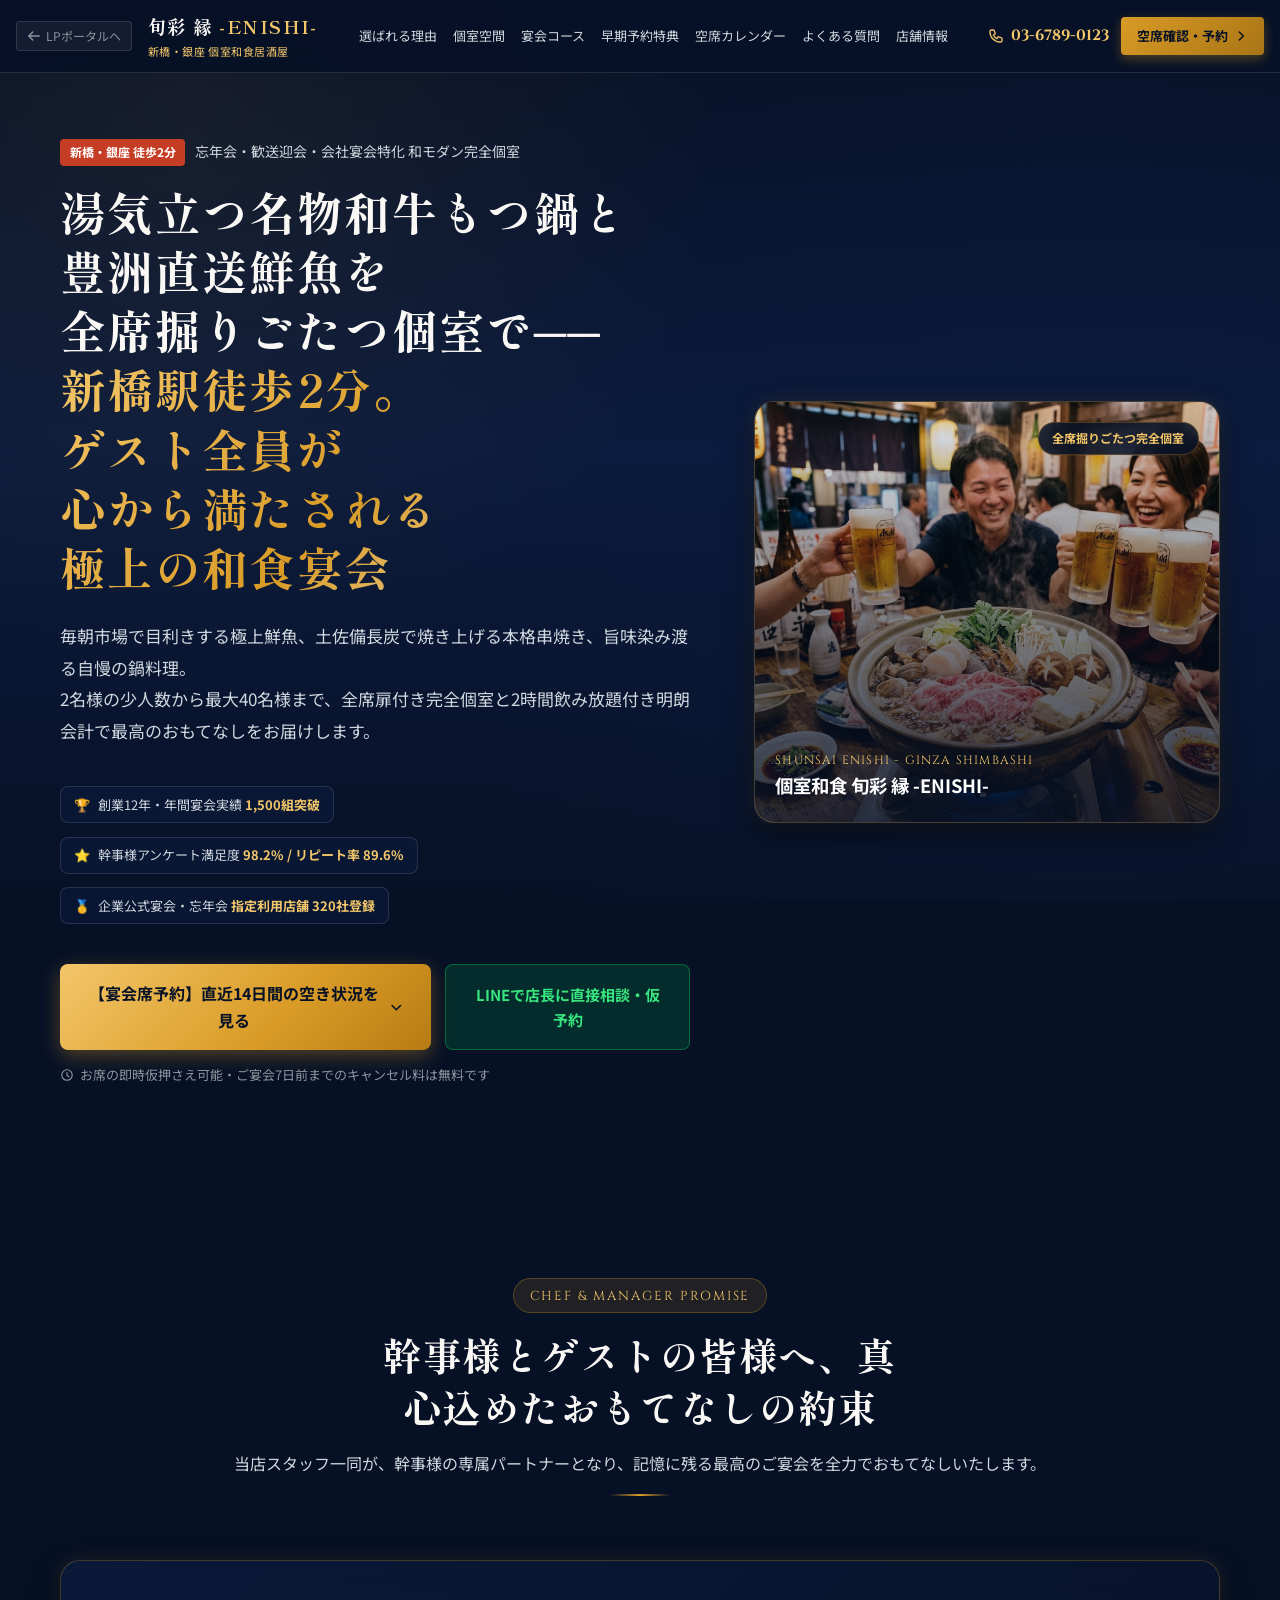
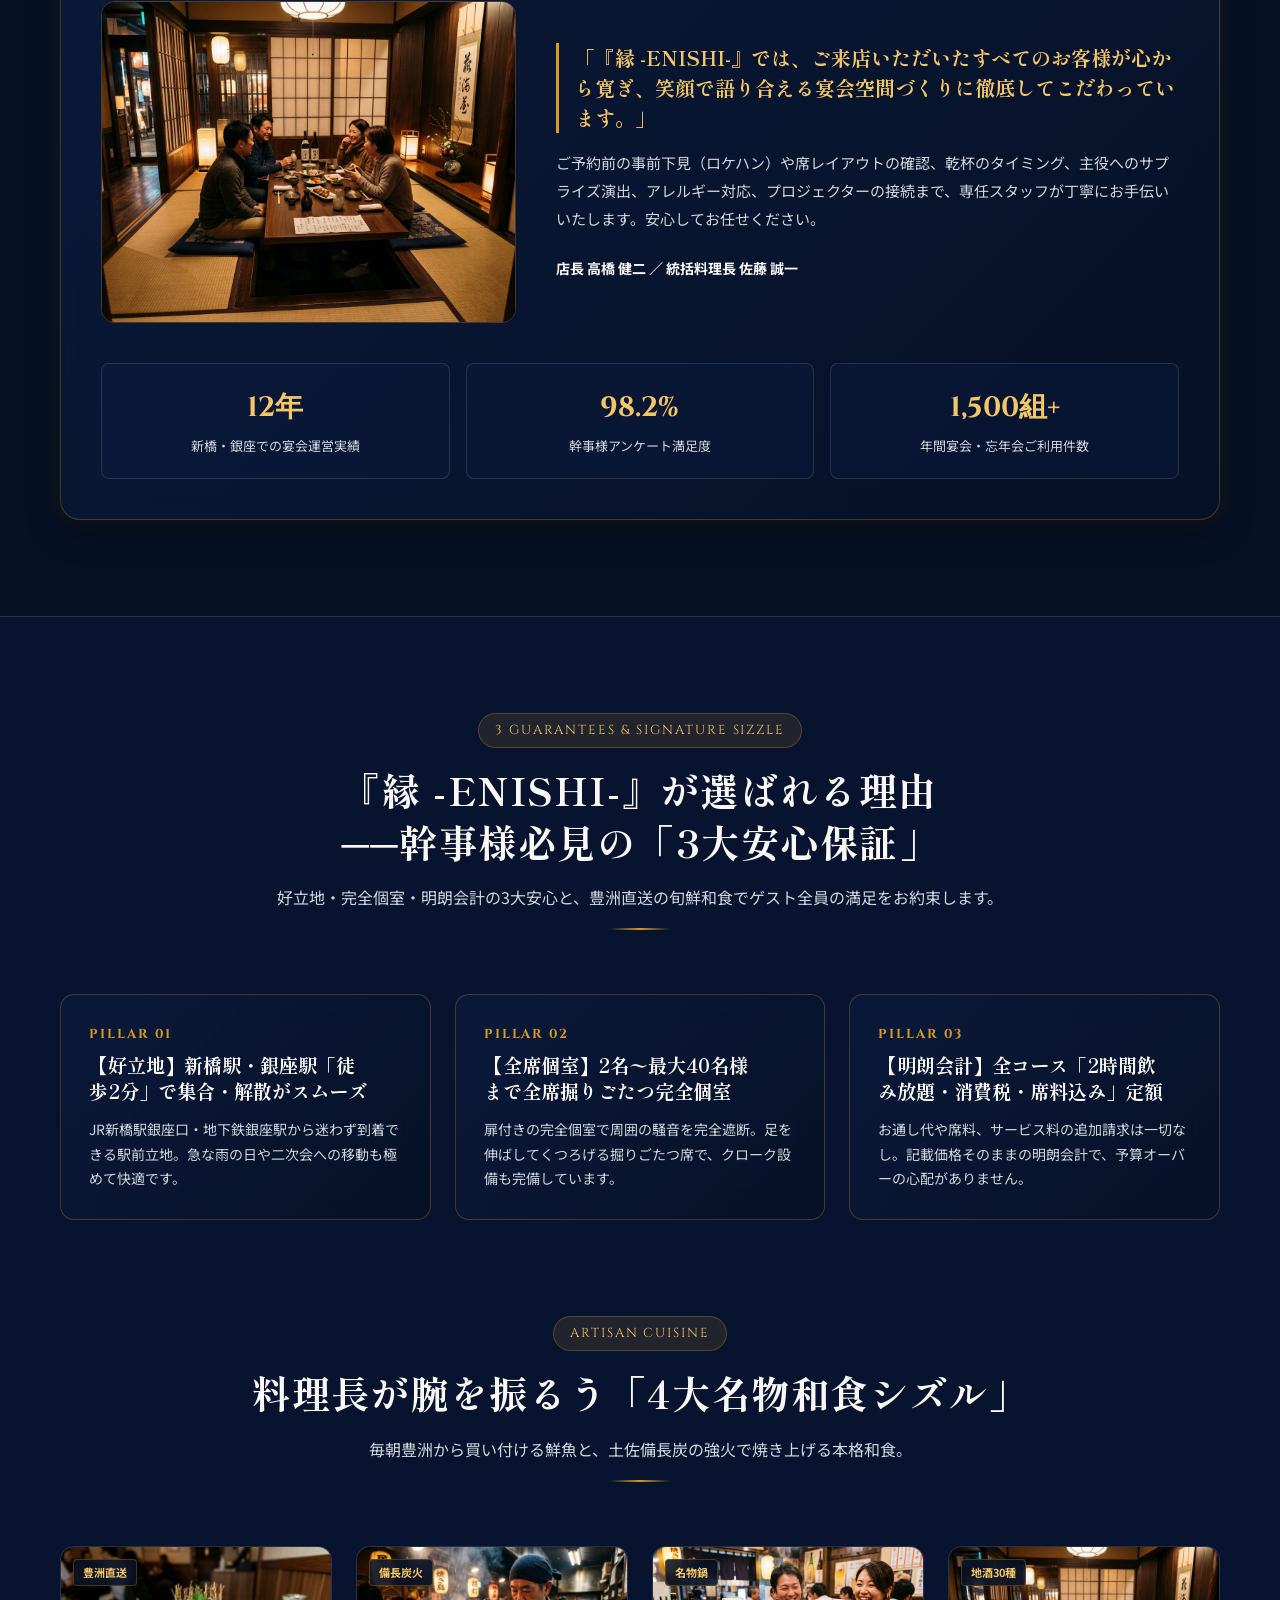
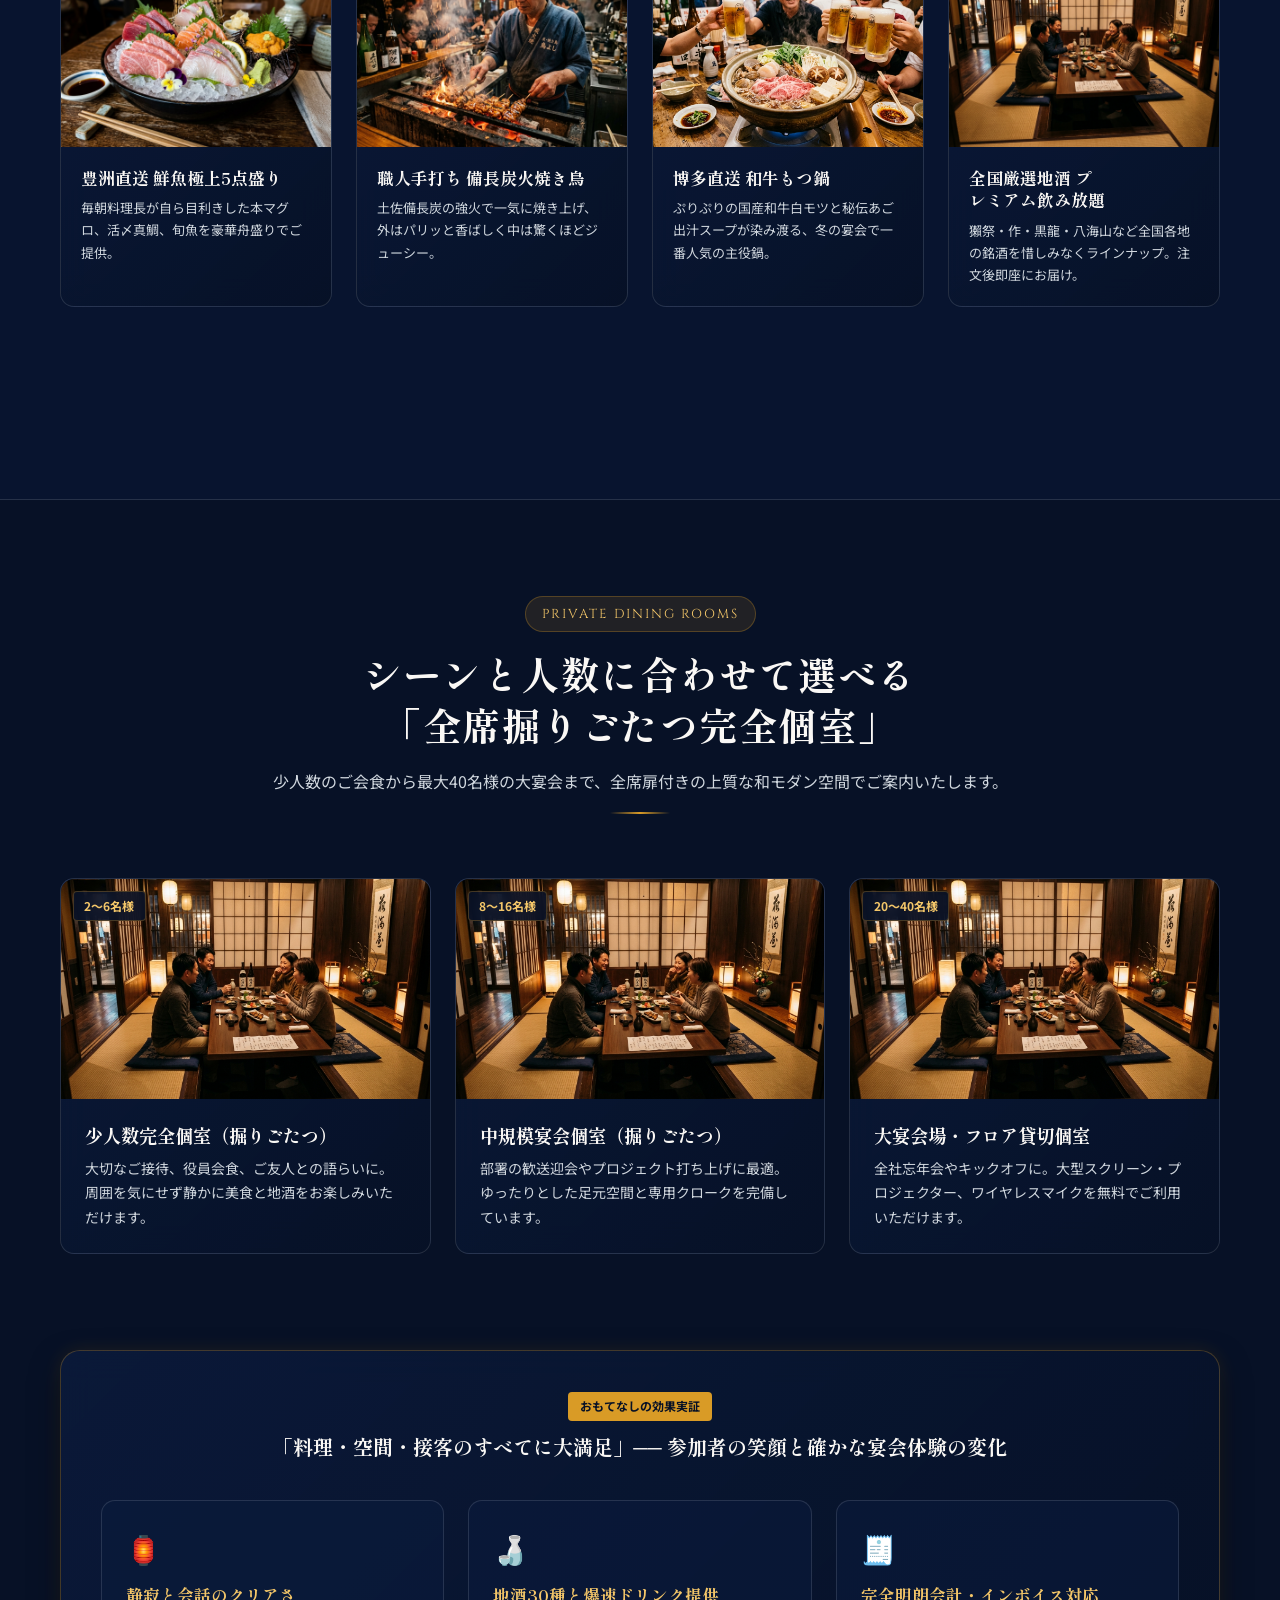
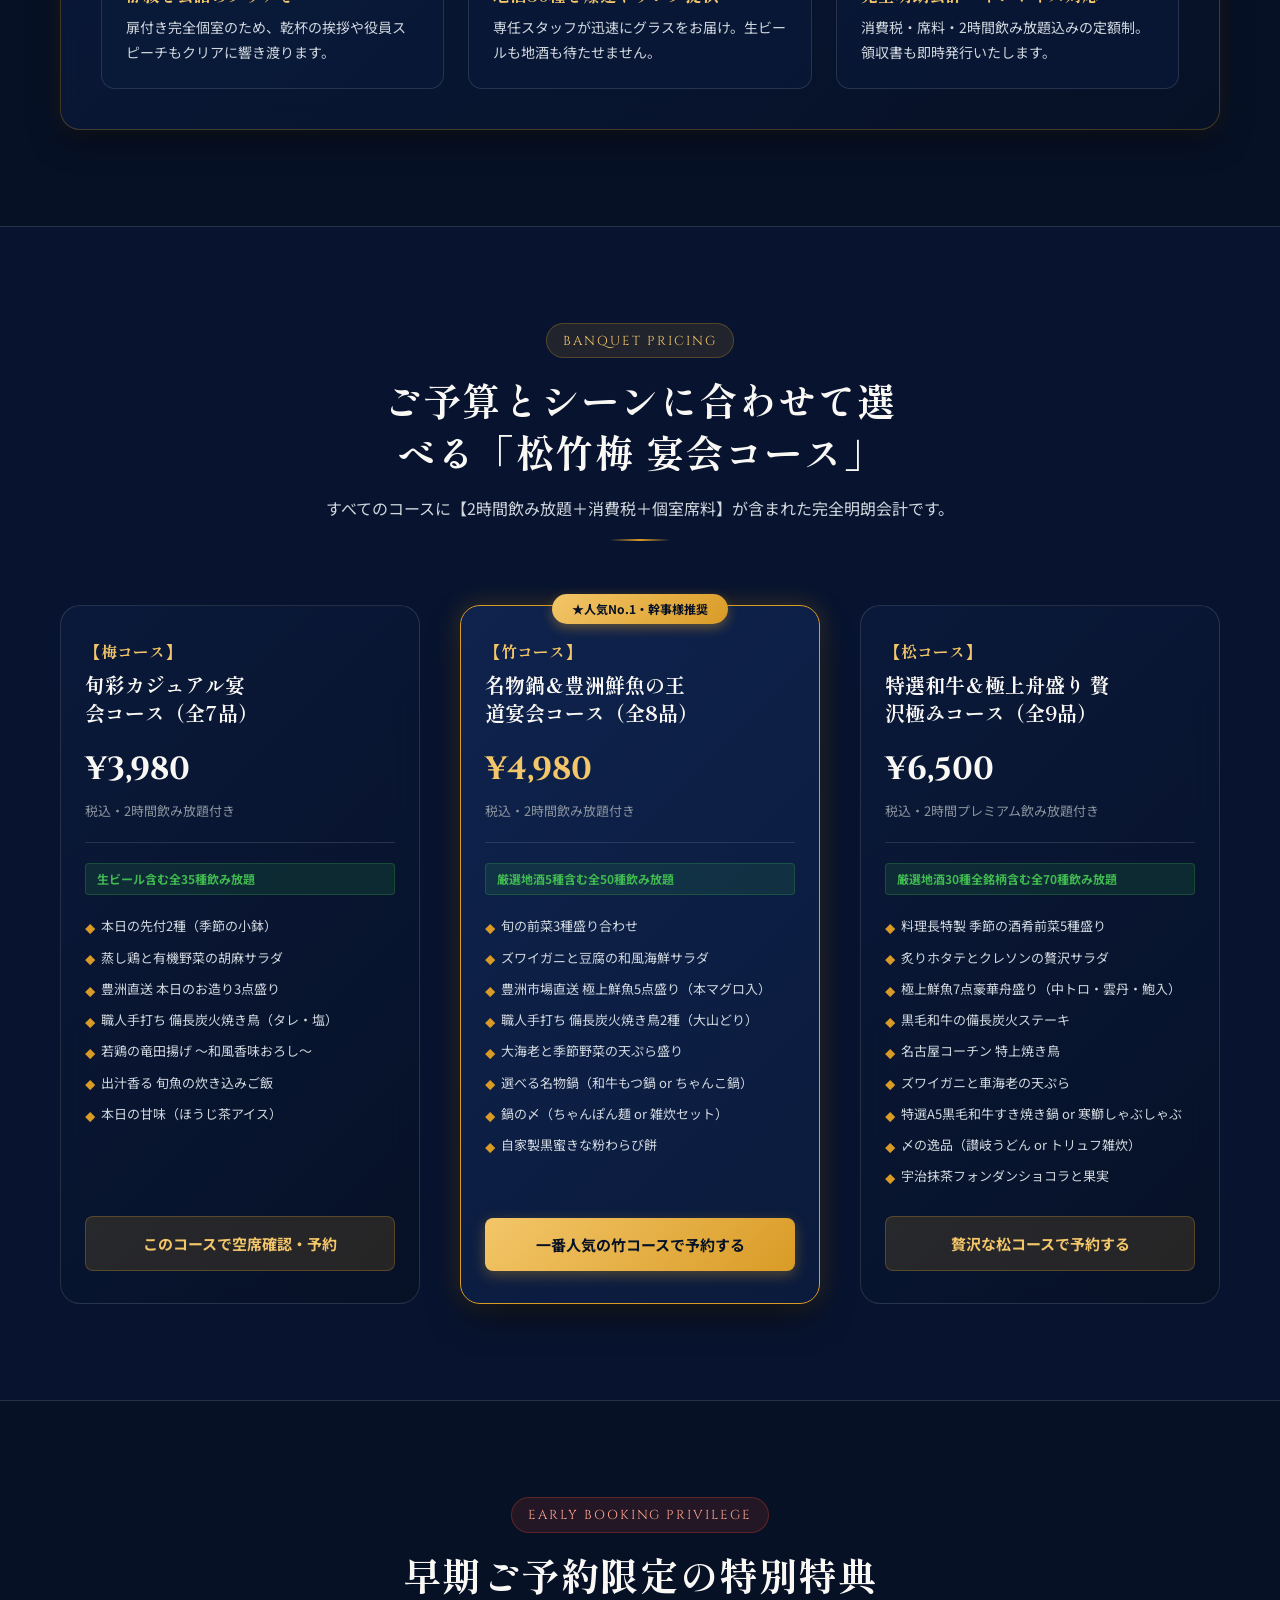
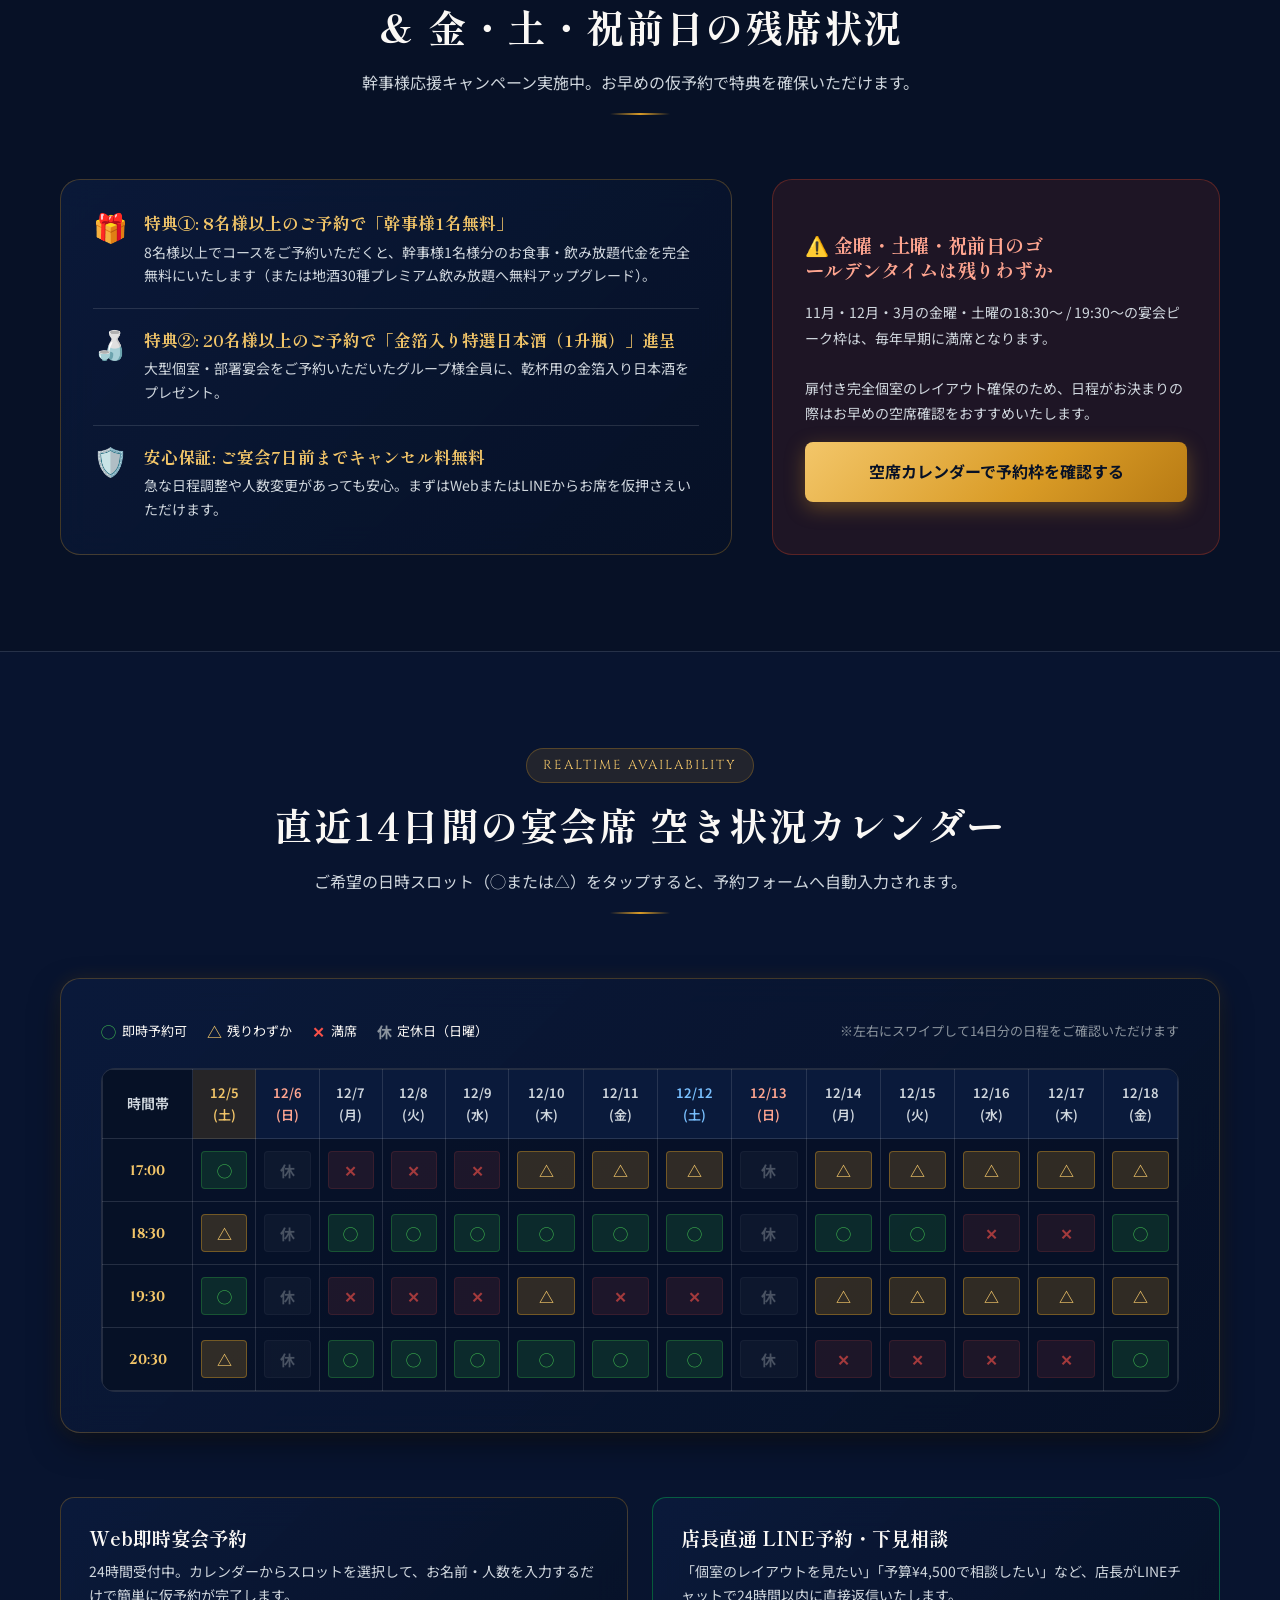
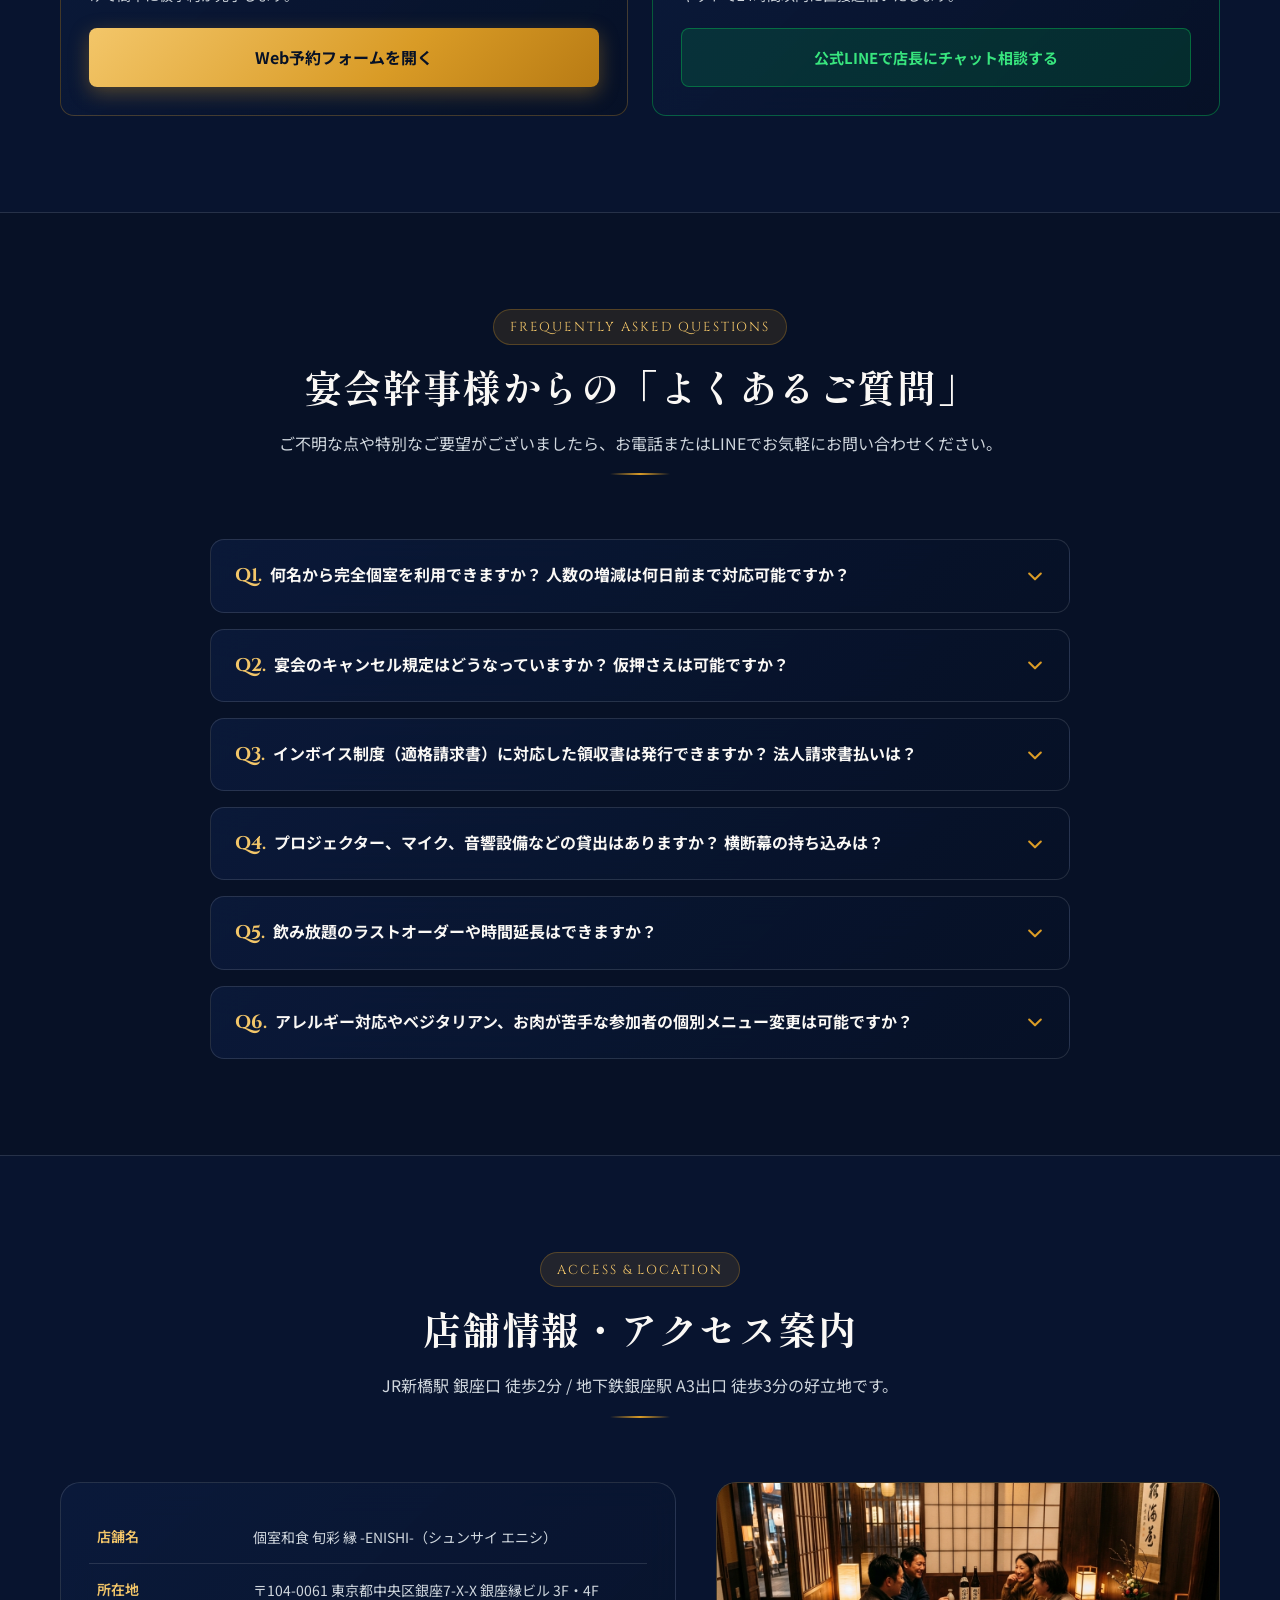
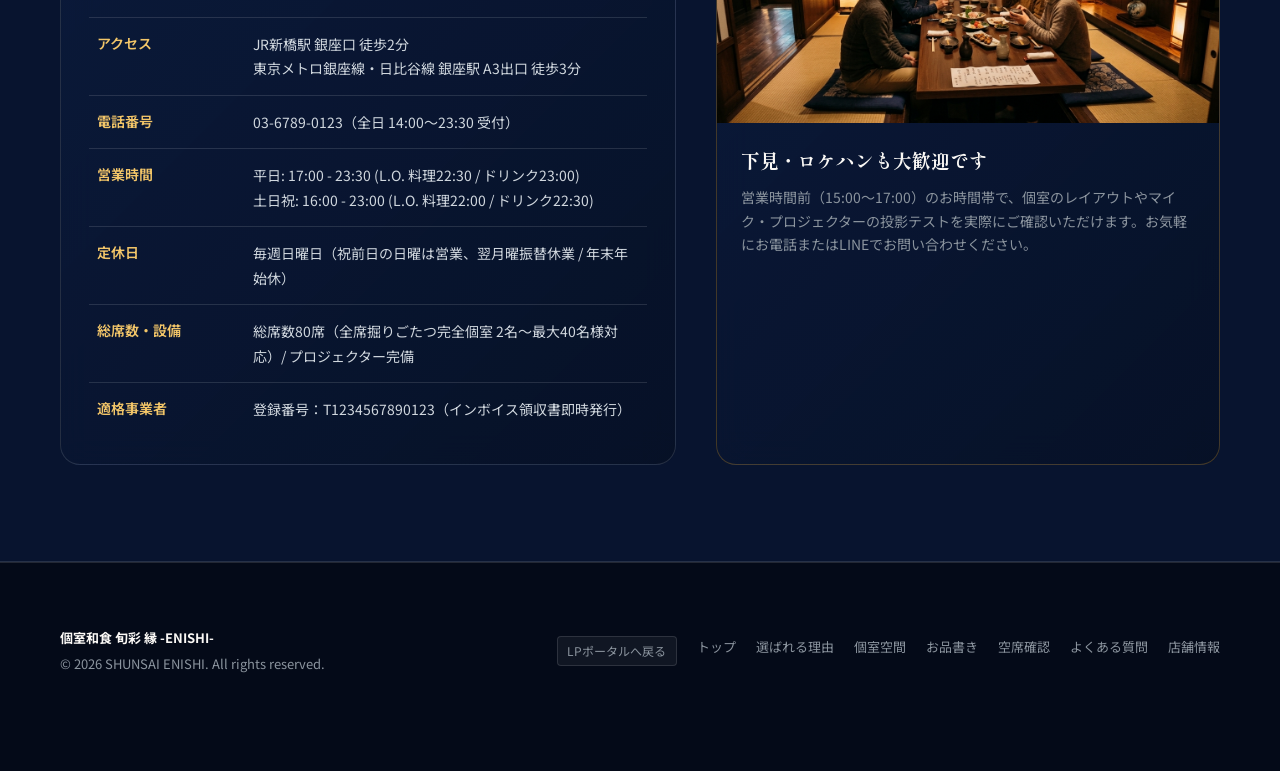
<file: samples/washoku/index.html>
<!DOCTYPE html>
<html lang="ja">
<head>
  <meta charset="UTF-8">
  <meta name="viewport" content="width=device-width, initial-scale=1.0">
  <meta name="description" content="【新橋・銀座】駅徒歩2分。全席掘りごたつ完全個室（2名〜最大40名様）。豊洲鮮魚5点盛り・備長炭火焼き鳥・和牛もつ鍋と2時間飲み放題付き宴会コース¥3,980〜。幹事様安心の明朗会計。直近14日間の宴会空き状況カレンダーから即時予約受付中。">
  <title>【公式】個室和食 旬彩 縁 -ENISHI- | 新橋・銀座 忘年会・歓送迎会・完全個室宴会</title>

  <!-- Open Graph / OGP Tags -->
  <meta property="og:type" content="restaurant">
  <meta property="og:title" content="【公式】個室和食 旬彩 縁 -ENISHI- | 新橋・銀座 忘年会・歓送迎会・完全個室宴会">
  <meta property="og:description" content="新橋駅徒歩2分・全席掘りごたつ個室（2〜40名様）。豊洲直送鮮魚5点盛りと和牛もつ鍋、2時間飲み放題付き松竹梅宴会コース¥3,980〜。直近14日間のリアルタイム空席カレンダー＆LINE仮予約。">
  <meta property="og:site_name" content="個室和食 旬彩 縁 -ENISHI-">

  <!-- Google Fonts: Shippori Mincho, Cinzel, Inter, Noto Sans JP -->
  <link rel="preconnect" href="https://fonts.googleapis.com">
  <link rel="preconnect" href="https://fonts.gstatic.com" crossorigin>
  <link href="https://fonts.googleapis.com/css2?family=Cinzel:wght@500;700&family=Inter:wght@400;500;600;700&family=Noto+Sans+JP:wght@400;500;700&family=Shippori+Mincho:wght@400;500;600;700&display=swap" rel="stylesheet">

  <!-- Stylesheets (Strict Relative Paths) -->
  <link rel="stylesheet" href="../../css/reset.css">
  <link rel="stylesheet" href="../../css/tokens.css">
  <link rel="stylesheet" href="./css/washoku.css">
</head>
<body>

  <!-- =========================================================================
       1. Global Header & Floating Navigation
       ========================================================================= -->
  <header class="site-header" id="site-header">
    <div class="container header-inner">
      <div class="header-brand-group">
        <!-- Return Link to LP Portal Hub -->
        <a href="../../index.html" class="portal-return-link" title="LPポータル一覧に戻る">
          <svg xmlns="http://www.w3.org/2000/svg" width="14" height="14" fill="none" viewBox="0 0 24 24" stroke="currentColor" aria-hidden="true">
            <path stroke-linecap="round" stroke-linejoin="round" stroke-width="2.5" d="M10 19l-7-7m0 0l7-7m-7 7h18" />
          </svg>
          <span>LPポータルへ</span>
        </a>
        <a href="#hero" class="header-logo" aria-label="個室和食 旬彩 縁 トップへ">
          <span class="header-logo-main">旬彩 縁 <span class="text-gold">-ENISHI-</span></span>
          <span class="header-logo-sub">新橋・銀座 個室和食居酒屋</span>
        </a>
      </div>

      <!-- Navigation Links -->
      <nav class="header-nav" aria-label="メインナビゲーション">
        <a href="#hospitality" class="header-nav-link">選ばれる理由</a>
        <a href="#atmosphere" class="header-nav-link">個室空間</a>
        <a href="#courses" class="header-nav-link">宴会コース</a>
        <a href="#narrowing" class="header-nav-link">早期予約特典</a>
        <a href="#reservation" class="header-nav-link">空席カレンダー</a>
        <a href="#faq" class="header-nav-link">よくある質問</a>
        <a href="#access" class="header-nav-link">店舗情報</a>
      </nav>

      <div class="header-right">
        <a href="tel:03-6789-0123" class="header-tel-link" aria-label="電話でのお問い合わせ: 03-6789-0123">
          <svg xmlns="http://www.w3.org/2000/svg" width="16" height="16" fill="none" viewBox="0 0 24 24" stroke="currentColor" aria-hidden="true">
            <path stroke-linecap="round" stroke-linejoin="round" stroke-width="2" d="M3 5a2 2 0 012-2h3.28a1 1 0 01.948.684l1.498 4.493a1 1 0 01-.502 1.21l-2.257 1.13a11.042 11.042 0 005.516 5.516l1.13-2.257a1 1 0 011.21-.502l4.493 1.498a1 1 0 01.684.949V19a2 2 0 01-2 2h-1C9.716 21 3 14.284 3 6V5z" />
          </svg>
          <span>03-6789-0123</span>
        </a>
        <a href="#reservation" class="header-cta-btn">
          <span>空席確認・予約</span>
          <svg xmlns="http://www.w3.org/2000/svg" width="14" height="14" fill="none" viewBox="0 0 24 24" stroke="currentColor" aria-hidden="true">
            <path stroke-linecap="round" stroke-linejoin="round" stroke-width="2.5" d="M9 5l7 7-7 7" />
          </svg>
        </a>
      </div>
    </div>
  </header>

  <main>
    <!-- =========================================================================
         2. Hero Section: Steaming Hot Pot & Sashimi Sizzle (PASONA Problem Entry)
         ========================================================================= -->
    <section class="hero-section" id="hero" data-pasona="problem">
      <div class="container">
        <div class="hero-grid">
          <div class="hero-content">
            <div class="hero-prehead">
              <span class="hero-prehead-tag">新橋・銀座 徒歩2分</span>
              <span>忘年会・歓送迎会・会社宴会特化 和モダン完全個室</span>
            </div>

            <!-- Single Strict H1 -->
            <h1 class="hero-title">
              <span class="u-inline-block">湯気立つ名物和牛もつ鍋と</span><span class="u-inline-block">豊洲直送鮮魚を</span><span class="u-inline-block">全席掘りごたつ個室で──</span><br>
              <span class="gold-gradient-text"><span class="u-inline-block">新橋駅徒歩2分。</span><span class="u-inline-block">ゲスト全員が</span><span class="u-inline-block">心から満たされる</span><span class="u-inline-block">極上の和食宴会</span></span>
            </h1>

            <p class="hero-subtitle">
              毎朝市場で目利きする極上鮮魚、土佐備長炭で焼き上げる本格串焼き、旨味染み渡る自慢の鍋料理。<br>
              2名様の少人数から最大40名様まで、全席扉付き完全個室と2時間飲み放題付き明朗会計で最高のおもてなしをお届けします。
            </p>

            <!-- Social Proof Badges -->
            <div class="social-proof-badges">
              <div class="proof-badge-item">
                <span class="badge-icon" aria-hidden="true">🏆</span>
                <span>創業12年・年間宴会実績 <strong>1,500組突破</strong></span>
              </div>
              <div class="proof-badge-item">
                <span class="badge-icon" aria-hidden="true">⭐</span>
                <span>幹事様アンケート満足度 <strong>98.2% / リピート率 89.6%</strong></span>
              </div>
              <div class="proof-badge-item">
                <span class="badge-icon" aria-hidden="true">🥇</span>
                <span>企業公式宴会・忘年会 <strong>指定利用店舗 320社登録</strong></span>
              </div>
            </div>

            <!-- Hero CTA Actions -->
            <div class="hero-cta-box">
              <div class="hero-cta-actions">
                <a href="#reservation" class="cta-btn-primary">
                  <span>【宴会席予約】直近14日間の空き状況を見る</span>
                  <svg xmlns="http://www.w3.org/2000/svg" width="16" height="16" fill="none" viewBox="0 0 24 24" stroke="currentColor" aria-hidden="true">
                    <path stroke-linecap="round" stroke-linejoin="round" stroke-width="2.5" d="M19 9l-7 7-7-7" />
                  </svg>
                </a>
                <a href="https://line.me/R/ti/p/@enishi_washoku" class="cta-btn-secondary" target="_blank" rel="noopener noreferrer">
                  <span>LINEで店長に直接相談・仮予約</span>
                </a>
              </div>
              <p class="cta-microcopy">
                <svg xmlns="http://www.w3.org/2000/svg" width="14" height="14" fill="none" viewBox="0 0 24 24" stroke="currentColor" aria-hidden="true">
                  <path stroke-linecap="round" stroke-linejoin="round" stroke-width="2" d="M12 8v4l3 3m6-3a9 9 0 11-18 0 9 9 0 0118 0z" />
                </svg>
                お席の即時仮押さえ可能・ご宴会7日前までのキャンセル料は無料です
              </p>
            </div>
          </div>

          <!-- Hero Visual Card -->
          <div class="hero-visual-card">
            <img src="./assets/images/hero_banquet_nabe.jpg" alt="湯気立つ和牛もつ鍋と豊洲鮮魚、仲間と乾杯する忘年会・宴会の風景" width="600" height="420">
            <div class="hero-overlay-gradient"></div>
            <div class="hero-floating-badge">全席掘りごたつ完全個室</div>
            <div class="hero-card-bottom-info">
              <p class="info-tag">SHUNSAI ENISHI - GINZA SHIMBASHI</p>
              <p class="info-title">個室和食 旬彩 縁 -ENISHI-</p>
            </div>
          </div>
        </div>
      </div>
    </section>

    <!-- =========================================================================
         3. Affinity (A): Chef & Manager Heartfelt Hospitality Promise
         ========================================================================= -->
    <section class="section-wrapper" id="affinity" data-pasona="affinity">
      <div class="container">
        <div class="section-header">
          <span class="section-tag">Chef &amp; Manager Promise</span>
          <h2 class="section-title">幹事様とゲストの皆様へ、真心込めたおもてなしの約束</h2>
          <p class="section-subtitle">
            当店スタッフ一同が、幹事様の専属パートナーとなり、記憶に残る最高のご宴会を全力でおもてなしいたします。
          </p>
          <div class="section-divider"></div>
        </div>

        <div class="affinity-box">
          <div class="affinity-grid">
            <div class="affinity-visual">
              <img src="./assets/images/washoku_private_room.jpg" alt="落ち着いた灯りの完全個室と掘りごたつ席" width="500" height="320">
            </div>
            <div class="affinity-message-box">
              <blockquote class="affinity-quote">
                「『縁 -ENISHI-』では、ご来店いただいたすべてのお客様が心から寛ぎ、笑顔で語り合える宴会空間づくりに徹底してこだわっています。」
              </blockquote>
              <p class="affinity-text">
                ご予約前の事前下見（ロケハン）や席レイアウトの確認、乾杯のタイミング、主役へのサプライズ演出、アレルギー対応、プロジェクターの接続まで、専任スタッフが丁寧にお手伝いいたします。安心してお任せください。
              </p>
              <div class="affinity-author">
                店長 高橋 健二 ／ 統括料理長 佐藤 誠一
              </div>
            </div>
          </div>

          <div class="trust-badges-grid">
            <div class="trust-badge-card">
              <div class="trust-badge-num">12年</div>
              <div class="trust-badge-label">新橋・銀座での宴会運営実績</div>
            </div>
            <div class="trust-badge-card">
              <div class="trust-badge-num">98.2%</div>
              <div class="trust-badge-label">幹事様アンケート満足度</div>
            </div>
            <div class="trust-badge-card">
              <div class="trust-badge-num">1,500組+</div>
              <div class="trust-badge-label">年間宴会・忘年会ご利用件数</div>
            </div>
          </div>
        </div>
      </div>
    </section>

    <!-- =========================================================================
         4. Solution (S): Hospitality, 3 Major Reasons & 4 Signature Dishes
         ========================================================================= -->
    <section class="section-wrapper bg-alt" id="hospitality" data-pasona="solution">
      <a id="solution" aria-hidden="true"></a>
      <div class="container">
        <div class="section-header">
          <span class="section-tag">3 Guarantees &amp; Signature Sizzle</span>
          <h2 class="section-title">『縁 -ENISHI-』が選ばれる理由──幹事様必見の「3大安心保証」</h2>
          <p class="section-subtitle">
            好立地・完全個室・明朗会計の3大安心と、豊洲直送の旬鮮和食でゲスト全員の満足をお約束します。
          </p>
          <div class="section-divider"></div>
        </div>

        <!-- 3 Pillars of Reassurance -->
        <div class="guarantees-grid">
          <div class="guarantee-card">
            <div class="guarantee-num">PILLAR 01</div>
            <h3 class="guarantee-title">【好立地】新橋駅・銀座駅「徒歩2分」で集合・解散がスムーズ</h3>
            <p class="guarantee-text">
              JR新橋駅銀座口・地下鉄銀座駅から迷わず到着できる駅前立地。急な雨の日や二次会への移動も極めて快適です。
            </p>
          </div>

          <div class="guarantee-card">
            <div class="guarantee-num">PILLAR 02</div>
            <h3 class="guarantee-title">【全席個室】2名〜最大40名様まで全席掘りごたつ完全個室</h3>
            <p class="guarantee-text">
              扉付きの完全個室で周囲の騒音を完全遮断。足を伸ばしてくつろげる掘りごたつ席で、クローク設備も完備しています。
            </p>
          </div>

          <div class="guarantee-card">
            <div class="guarantee-num">PILLAR 03</div>
            <h3 class="guarantee-title">【明朗会計】全コース「2時間飲み放題・消費税・席料込み」定額</h3>
            <p class="guarantee-text">
              お通し代や席料、サービス料の追加請求は一切なし。記載価格そのままの明朗会計で、予算オーバーの心配がありません。
            </p>
          </div>
        </div>

        <!-- 4 Signature Dishes Grid -->
        <div class="section-header">
          <span class="section-tag">Artisan Cuisine</span>
          <h3 class="section-title">料理長が腕を振るう「4大名物和食シズル」</h3>
          <p class="section-subtitle">
            毎朝豊洲から買い付ける鮮魚と、土佐備長炭の強火で焼き上げる本格和食。
          </p>
          <div class="section-divider"></div>
        </div>

        <div class="dishes-grid">
          <div class="dish-card">
            <div class="dish-image-box">
              <img src="./assets/images/sashimi_platter.jpg" alt="豊洲市場直送 鮮魚の極上お造り盛り合わせ" width="300" height="200">
              <span class="dish-badge">豊洲直送</span>
            </div>
            <div class="dish-body">
              <h4 class="dish-title">豊洲直送 鮮魚極上5点盛り</h4>
              <p class="dish-desc">毎朝料理長が自ら目利きした本マグロ、活〆真鯛、旬魚を豪華舟盛りでご提供。</p>
            </div>
          </div>

          <div class="dish-card">
            <div class="dish-image-box">
              <img src="./assets/images/yakitori_charcoal.jpg" alt="土佐備長炭で焼き上げる職人手打ちの焼き鳥" width="300" height="200">
              <span class="dish-badge">備長炭火</span>
            </div>
            <div class="dish-body">
              <h4 class="dish-title">職人手打ち 備長炭火焼き鳥</h4>
              <p class="dish-desc">土佐備長炭の強火で一気に焼き上げ、外はパリッと香ばしく中は驚くほどジューシー。</p>
            </div>
          </div>

          <div class="dish-card">
            <div class="dish-image-box">
              <img src="./assets/images/hero_banquet_nabe.jpg" alt="国産和牛もつ鍋と熱々の寄せ鍋" width="300" height="200">
              <span class="dish-badge">名物鍋</span>
            </div>
            <div class="dish-body">
              <h4 class="dish-title">博多直送 和牛もつ鍋</h4>
              <p class="dish-desc">ぷりぷりの国産和牛白モツと秘伝あご出汁スープが染み渡る、冬の宴会で一番人気の主役鍋。</p>
            </div>
          </div>

          <div class="dish-card">
            <div class="dish-image-box">
              <img src="./assets/images/washoku_private_room.jpg" alt="厳選地酒30種飲み放題と落ち着いた個室空間" width="300" height="200">
              <span class="dish-badge">地酒30種</span>
            </div>
            <div class="dish-body">
              <h4 class="dish-title">全国厳選地酒 プレミアム飲み放題</h4>
              <p class="dish-desc">獺祭・作・黒龍・八海山など全国各地の銘酒を惜しみなくラインナップ。注文後即座にお届け。</p>
            </div>
          </div>
        </div>
      </div>
    </section>

    <!-- =========================================================================
         5. Atmosphere: Private Room Space Guide & Experience Proof
         ========================================================================= -->
    <section class="section-wrapper" id="atmosphere">
      <div class="container">
        <div class="section-header">
          <span class="section-tag">Private Dining Rooms</span>
          <h2 class="section-title">シーンと人数に合わせて選べる「全席掘りごたつ完全個室」</h2>
          <p class="section-subtitle">
            少人数のご会食から最大40名様の大宴会まで、全席扉付きの上質な和モダン空間でご案内いたします。
          </p>
          <div class="section-divider"></div>
        </div>

        <div class="rooms-grid">
          <div class="room-card">
            <div class="room-image-box">
              <img src="./assets/images/washoku_private_room.jpg" alt="落ち着いた間接照明の少人数個室" width="300" height="200">
              <span class="room-badge">2〜6名様</span>
            </div>
            <div class="room-body">
              <h3 class="room-title">少人数完全個室（掘りごたつ）</h3>
              <p class="room-desc">大切なご接待、役員会食、ご友人との語らいに。周囲を気にせず静かに美食と地酒をお楽しみいただけます。</p>
            </div>
          </div>

          <div class="room-card">
            <div class="room-image-box">
              <img src="./assets/images/washoku_private_room.jpg" alt="中人数向けの広々とした掘りごたつ個室" width="300" height="200">
              <span class="room-badge">8〜16名様</span>
            </div>
            <div class="room-body">
              <h3 class="room-title">中規模宴会個室（掘りごたつ）</h3>
              <p class="room-desc">部署の歓送迎会やプロジェクト打ち上げに最適。ゆったりとした足元空間と専用クロークを完備しています。</p>
            </div>
          </div>

          <div class="room-card">
            <div class="room-image-box">
              <img src="./assets/images/washoku_private_room.jpg" alt="最大40名様収容の大宴会場フロア" width="300" height="200">
              <span class="room-badge">20〜40名様</span>
            </div>
            <div class="room-body">
              <h3 class="room-title">大宴会場・フロア貸切個室</h3>
              <p class="room-desc">全社忘年会やキックオフに。大型スクリーン・プロジェクター、ワイヤレスマイクを無料でご利用いただけます。</p>
            </div>
          </div>
        </div>

        <!-- Experience & Hospitality Proof (Fulfilling Before/After & Effect Verification) -->
        <div class="experience-proof-box">
          <div class="experience-proof-header">
            <span class="ba-tag">おもてなしの効果実証</span>
            <h3 class="proof-box-title">「料理・空間・接客のすべてに大満足」── 参加者の笑顔と確かな宴会体験の変化</h3>
          </div>
          <div class="experience-proof-grid">
            <div class="proof-card">
              <div class="proof-icon">🏮</div>
              <h4 class="proof-card-title">静寂と会話のクリアさ</h4>
              <p class="proof-card-text">扉付き完全個室のため、乾杯の挨拶や役員スピーチもクリアに響き渡ります。</p>
            </div>
            <div class="proof-card">
              <div class="proof-icon">🍶</div>
              <h4 class="proof-card-title">地酒30種と爆速ドリンク提供</h4>
              <p class="proof-card-text">専任スタッフが迅速にグラスをお届け。生ビールも地酒も待たせません。</p>
            </div>
            <div class="proof-card">
              <div class="proof-icon">🧾</div>
              <h4 class="proof-card-title">完全明朗会計・インボイス対応</h4>
              <p class="proof-card-text">消費税・席料・2時間飲み放題込みの定額制。領収書も即時発行いたします。</p>
            </div>
          </div>
        </div>
      </div>
    </section>

    <!-- =========================================================================
         6. Offer (O): Matsutake 3-Tier Banquet Courses
         ========================================================================= -->
    <section class="section-wrapper bg-alt" id="courses" data-pasona="offer">
      <a id="offer" aria-hidden="true"></a>
      <div class="container">
        <div class="section-header">
          <span class="section-tag">Banquet Pricing</span>
          <h2 class="section-title">ご予算とシーンに合わせて選べる「松竹梅 宴会コース」</h2>
          <p class="section-subtitle">
            すべてのコースに【2時間飲み放題＋消費税＋個室席料】が含まれた完全明朗会計です。
          </p>
          <div class="section-divider"></div>
        </div>

        <div class="courses-grid">
          <!-- 梅 Plum Plan -->
          <div class="course-card plan-card" id="plan-plum">
            <div class="course-tier-tag">【梅コース】</div>
            <h3 class="course-name">旬彩カジュアル宴会コース（全7品）</h3>
            <div class="course-price-box">
              <div class="course-price">¥3,980</div>
              <div class="course-price-note">税込・2時間飲み放題付き</div>
            </div>
            <span class="course-drink-badge">生ビール含む全35種飲み放題</span>
            <ul class="course-dishes-list">
              <li>本日の先付2種（季節の小鉢）</li>
              <li>蒸し鶏と有機野菜の胡麻サラダ</li>
              <li>豊洲直送 本日のお造り3点盛り</li>
              <li>職人手打ち 備長炭火焼き鳥（タレ・塩）</li>
              <li>若鶏の竜田揚げ 〜和風香味おろし〜</li>
              <li>出汁香る 旬魚の炊き込みご飯</li>
              <li>本日の甘味（ほうじ茶アイス）</li>
            </ul>
            <button type="button" class="course-select-btn" data-course-select="plum">
              このコースで空席確認・予約
            </button>
          </div>

          <!-- 竹 Bamboo Plan (Popular #1) -->
          <div class="course-card plan-card is-popular" id="plan-bamboo">
            <div class="popular-ribbon">★人気No.1・幹事様推奨</div>
            <div class="course-tier-tag">【竹コース】</div>
            <h3 class="course-name">名物鍋＆豊洲鮮魚の王道宴会コース（全8品）</h3>
            <div class="course-price-box">
              <div class="course-price">¥4,980</div>
              <div class="course-price-note">税込・2時間飲み放題付き</div>
            </div>
            <span class="course-drink-badge">厳選地酒5種含む全50種飲み放題</span>
            <ul class="course-dishes-list">
              <li>旬の前菜3種盛り合わせ</li>
              <li>ズワイガニと豆腐の和風海鮮サラダ</li>
              <li>豊洲市場直送 極上鮮魚5点盛り（本マグロ入）</li>
              <li>職人手打ち 備長炭火焼き鳥2種（大山どり）</li>
              <li>大海老と季節野菜の天ぷら盛り</li>
              <li>選べる名物鍋（和牛もつ鍋 or ちゃんこ鍋）</li>
              <li>鍋の〆（ちゃんぽん麺 or 雑炊セット）</li>
              <li>自家製黒蜜きな粉わらび餅</li>
            </ul>
            <button type="button" class="course-select-btn" data-course-select="bamboo">
              一番人気の竹コースで予約する
            </button>
          </div>

          <!-- 松 Pine Plan -->
          <div class="course-card plan-card" id="plan-pine">
            <div class="course-tier-tag">【松コース】</div>
            <h3 class="course-name">特選和牛＆極上舟盛り 贅沢極みコース（全9品）</h3>
            <div class="course-price-box">
              <div class="course-price">¥6,500</div>
              <div class="course-price-note">税込・2時間プレミアム飲み放題付き</div>
            </div>
            <span class="course-drink-badge">厳選地酒30種全銘柄含む全70種飲み放題</span>
            <ul class="course-dishes-list">
              <li>料理長特製 季節の酒肴前菜5種盛り</li>
              <li>炙りホタテとクレソンの贅沢サラダ</li>
              <li>極上鮮魚7点豪華舟盛り（中トロ・雲丹・鮑入）</li>
              <li>黒毛和牛の備長炭火ステーキ</li>
              <li>名古屋コーチン 特上焼き鳥</li>
              <li>ズワイガニと車海老の天ぷら</li>
              <li>特選A5黒毛和牛すき焼き鍋 or 寒鰤しゃぶしゃぶ</li>
              <li>〆の逸品（讃岐うどん or トリュフ雑炊）</li>
              <li>宇治抹茶フォンダンショコラと果実</li>
            </ul>
            <button type="button" class="course-select-btn" data-course-select="pine">
              贅沢な松コースで予約する
            </button>
          </div>
        </div>
      </div>
    </section>

    <!-- =========================================================================
         7. Narrowing Down (N): Early-bird Benefits & Urgency Alert
         ========================================================================= -->
    <section class="section-wrapper" id="narrowing" data-pasona="narrowing">
      <div class="container">
        <div class="section-header">
          <span class="section-tag vermilion">Early Booking Privilege</span>
          <h2 class="section-title">早期ご予約限定の特別特典 ＆ 金・土・祝前日の残席状況</h2>
          <p class="section-subtitle">
            幹事様応援キャンペーン実施中。お早めの仮予約で特典を確保いただけます。
          </p>
          <div class="section-divider"></div>
        </div>

        <div class="narrowing-grid">
          <div class="benefits-card">
            <div class="benefit-item">
              <span class="benefit-icon">🎁</span>
              <div class="benefit-content">
                <h3 class="benefit-title">特典①: 8名様以上のご予約で「幹事様1名無料」</h3>
                <p>8名様以上でコースをご予約いただくと、幹事様1名様分のお食事・飲み放題代金を完全無料にいたします（または地酒30種プレミアム飲み放題へ無料アップグレード）。</p>
              </div>
            </div>

            <div class="benefit-item">
              <span class="benefit-icon">🍶</span>
              <div class="benefit-content">
                <h3 class="benefit-title">特典②: 20名様以上のご予約で「金箔入り特選日本酒（1升瓶）」進呈</h3>
                <p>大型個室・部署宴会をご予約いただいたグループ様全員に、乾杯用の金箔入り日本酒をプレゼント。</p>
              </div>
            </div>

            <div class="benefit-item">
              <span class="benefit-icon">🛡️</span>
              <div class="benefit-content">
                <h3 class="benefit-title">安心保証: ご宴会7日前までキャンセル料無料</h3>
                <p>急な日程調整や人数変更があっても安心。まずはWebまたはLINEからお席を仮押さえいただけます。</p>
              </div>
            </div>
          </div>

          <div class="urgency-alert-card">
            <h3 class="urgency-title">⚠️ 金曜・土曜・祝前日のゴールデンタイムは残りわずか</h3>
            <p class="urgency-text">
              11月・12月・3月の金曜・土曜の18:30〜 / 19:30〜の宴会ピーク枠は、毎年早期に満席となります。<br><br>
              扉付き完全個室のレイアウト確保のため、日程がお決まりの際はお早めの空席確認をおすすめいたします。
            </p>
            <a href="#reservation" class="cta-btn-primary">
              <span>空席カレンダーで予約枠を確認する</span>
            </a>
          </div>
        </div>
      </div>
    </section>

    <!-- =========================================================================
         8. Action (A): 14-Day 4-Slot Calendar Engine & Dual CTA
         ========================================================================= -->
    <section class="section-wrapper bg-alt" id="reservation" data-pasona="action">
      <a id="action" aria-hidden="true"></a>
      <div class="container">
        <div class="section-header">
          <span class="section-tag">Realtime Availability</span>
          <h2 class="section-title">直近14日間の宴会席 空き状況カレンダー</h2>
          <p class="section-subtitle">
            ご希望の日時スロット（◯または△）をタップすると、予約フォームへ自動入力されます。
          </p>
          <div class="section-divider"></div>
        </div>

        <div class="calendar-wrapper-box">
          <div class="calendar-header-info">
            <div class="calendar-legend">
              <span class="legend-item"><span class="legend-symbol avail">◯</span> 即時予約可</span>
              <span class="legend-item"><span class="legend-symbol limit">△</span> 残りわずか</span>
              <span class="legend-item"><span class="legend-symbol full">✕</span> 満席</span>
              <span class="legend-item"><span class="legend-symbol closed">休</span> 定休日（日曜）</span>
            </div>
            <div class="text-muted" style="font-size: 0.8125rem;">
              ※左右にスワイプして14日分の日程をご確認いただけます
            </div>
          </div>

          <!-- Dynamic Calendar Grid Mount Point -->
          <div id="washoku-calendar-container"></div>
        </div>

        <!-- Dual Action Banner -->
        <div class="action-dual-banner">
          <div class="action-card-item">
            <div>
              <h3 class="action-card-title">Web即時宴会予約</h3>
              <p>24時間受付中。カレンダーからスロットを選択して、お名前・人数を入力するだけで簡単に仮予約が完了します。</p>
            </div>
            <button type="button" class="cta-btn-primary" data-course-select="bamboo">
              <span>Web予約フォームを開く</span>
            </button>
          </div>

          <div class="action-card-item line-card">
            <div>
              <h3 class="action-card-title">店長直通 LINE予約・下見相談</h3>
              <p>「個室のレイアウトを見たい」「予算¥4,500で相談したい」など、店長がLINEチャットで24時間以内に直接返信いたします。</p>
            </div>
            <a href="https://line.me/R/ti/p/@enishi_washoku" class="cta-btn-secondary" target="_blank" rel="noopener noreferrer">
              <span>公式LINEで店長にチャット相談する</span>
            </a>
          </div>
        </div>
      </div>
    </section>

    <!-- =========================================================================
         9. FAQ (F): 6 Accordion Items (WAI-ARIA Compliant)
         ========================================================================= -->
    <section class="section-wrapper" id="faq" data-pasona="faq">
      <div class="container">
        <div class="section-header">
          <span class="section-tag">Frequently Asked Questions</span>
          <h2 class="section-title">宴会幹事様からの「よくあるご質問」</h2>
          <p class="section-subtitle">
            ご不明な点や特別なご要望がございましたら、お電話またはLINEでお気軽にお問い合わせください。
          </p>
          <div class="section-divider"></div>
        </div>

        <div class="faq-accordion-list">
          <!-- Q1 -->
          <div class="faq-item">
            <button type="button" class="faq-question-btn" aria-expanded="false">
              <span><span class="faq-q-prefix">Q1.</span>何名から完全個室を利用できますか？ 人数の増減は何日前まで対応可能ですか？</span>
              <svg class="faq-icon-arrow" viewBox="0 0 24 24" aria-hidden="true"><path stroke-linecap="round" stroke-linejoin="round" d="M19 9l-7 7-7-7" /></svg>
            </button>
            <div class="faq-answer-panel">
              2名様の少人数から最大40名様まで、すべて扉付きの掘りごたつ完全個室でご案内いたします。人数の最終確定はご宴会当日の正午（12:00）まで承ります。急な体調不良や参加者の増減にも柔軟に対応いたします。
            </div>
          </div>

          <!-- Q2 -->
          <div class="faq-item">
            <button type="button" class="faq-question-btn" aria-expanded="false">
              <span><span class="faq-q-prefix">Q2.</span>宴会のキャンセル規定はどうなっていますか？ 仮押さえは可能ですか？</span>
              <svg class="faq-icon-arrow" viewBox="0 0 24 24" aria-hidden="true"><path stroke-linecap="round" stroke-linejoin="round" d="M19 9l-7 7-7-7" /></svg>
            </button>
            <div class="faq-answer-panel">
              コース予約の日程変更・全体キャンセルはご宴会日の7日前まで無料です。人数変更（±2名程度）は当日12:00まで無料で調整可能です。全キャンセルの場合は2日前50%、前日80%、当日100%（仕入れ実費）を頂戴いたします。WebまたはLINEからの仮予約（席押さえ）も可能です。
            </div>
          </div>

          <!-- Q3 -->
          <div class="faq-item">
            <button type="button" class="faq-question-btn" aria-expanded="false">
              <span><span class="faq-q-prefix">Q3.</span>インボイス制度（適格請求書）に対応した領収書は発行できますか？ 法人請求書払いは？</span>
              <svg class="faq-icon-arrow" viewBox="0 0 24 24" aria-hidden="true"><path stroke-linecap="round" stroke-linejoin="round" d="M19 9l-7 7-7-7" /></svg>
            </button>
            <div class="faq-answer-panel">
              はい、当店は適格請求書発行事業者（登録番号: T1234567890123）に登録済みです。インボイス対応のレシート・領収書を即時発行いたします。また、法人企業様の事前審査による請求書払い（月末締め翌月末払い）も対応しております。
            </div>
          </div>

          <!-- Q4 -->
          <div class="faq-item">
            <button type="button" class="faq-question-btn" aria-expanded="false">
              <span><span class="faq-q-prefix">Q4.</span>プロジェクター、マイク、音響設備などの貸出はありますか？ 横断幕の持ち込みは？</span>
              <svg class="faq-icon-arrow" viewBox="0 0 24 24" aria-hidden="true"><path stroke-linecap="round" stroke-linejoin="round" d="M19 9l-7 7-7-7" /></svg>
            </button>
            <div class="faq-answer-panel">
              20名様以上の大型個室には、大型モニター/プロジェクター、ワイヤレスマイクを無料でご用意可能です（要事前予約）。また、主役への花束・色紙の事前お預かりや、宴会用横断幕の設置も無料でサポートいたします。
            </div>
          </div>

          <!-- Q5 -->
          <div class="faq-item">
            <button type="button" class="faq-question-btn" aria-expanded="false">
              <span><span class="faq-q-prefix">Q5.</span>飲み放題のラストオーダーや時間延長はできますか？</span>
              <svg class="faq-icon-arrow" viewBox="0 0 24 24" aria-hidden="true"><path stroke-linecap="round" stroke-linejoin="round" d="M19 9l-7 7-7-7" /></svg>
            </button>
            <div class="faq-answer-panel">
              飲み放題のラストオーダーは終了30分前（90分経過時点）にお伺いします。ドリンクはグラス交換制で、スタッフが迅速にお運びします。また、お一人様＋500円（税込）で飲み放題を30分延長（事前相談）することも可能です。
            </div>
          </div>

          <!-- Q6 -->
          <div class="faq-item">
            <button type="button" class="faq-question-btn" aria-expanded="false">
              <span><span class="faq-q-prefix">Q6.</span>アレルギー対応やベジタリアン、お肉が苦手な参加者の個別メニュー変更は可能ですか？</span>
              <svg class="faq-icon-arrow" viewBox="0 0 24 24" aria-hidden="true"><path stroke-linecap="round" stroke-linejoin="round" d="M19 9l-7 7-7-7" /></svg>
            </button>
            <div class="faq-answer-panel">
              はい、専任の料理人がおりますので、甲殻類アレルギー、生魚が苦手な方、お肉を魚料理に変更するなど、個別のお食事変更に柔軟に対応いたします。ご予約時にご要望欄にご記入いただくか、LINEでお気軽にご相談ください。
            </div>
          </div>
        </div>
      </div>
    </section>

    <!-- =========================================================================
         10. Access & Store Info
         ========================================================================= -->
    <section class="section-wrapper bg-alt" id="access">
      <div class="container">
        <div class="section-header">
          <span class="section-tag">Access &amp; Location</span>
          <h2 class="section-title">店舗情報・アクセス案内</h2>
          <p class="section-subtitle">
            JR新橋駅 銀座口 徒歩2分 / 地下鉄銀座駅 A3出口 徒歩3分の好立地です。
          </p>
          <div class="section-divider"></div>
        </div>

        <div class="access-grid">
          <div class="access-table-box">
            <table class="store-info-table">
              <tbody>
                <tr>
                  <th scope="row">店舗名</th>
                  <td>個室和食 旬彩 縁 -ENISHI-（シュンサイ エニシ）</td>
                </tr>
                <tr>
                  <th scope="row">所在地</th>
                  <td>〒104-0061 東京都中央区銀座7-X-X 銀座縁ビル 3F・4F</td>
                </tr>
                <tr>
                  <th scope="row">アクセス</th>
                  <td>JR新橋駅 銀座口 徒歩2分<br>東京メトロ銀座線・日比谷線 銀座駅 A3出口 徒歩3分</td>
                </tr>
                <tr>
                  <th scope="row">電話番号</th>
                  <td>03-6789-0123（全日 14:00〜23:30 受付）</td>
                </tr>
                <tr>
                  <th scope="row">営業時間</th>
                  <td>
                    平日: 17:00 - 23:30 (L.O. 料理22:30 / ドリンク23:00)<br>
                    土日祝: 16:00 - 23:00 (L.O. 料理22:00 / ドリンク22:30)
                  </td>
                </tr>
                <tr>
                  <th scope="row">定休日</th>
                  <td>毎週日曜日（祝前日の日曜は営業、翌月曜振替休業 / 年末年始休）</td>
                </tr>
                <tr>
                  <th scope="row">総席数・設備</th>
                  <td>総席数80席（全席掘りごたつ完全個室 2名〜最大40名様対応）/ プロジェクター完備</td>
                </tr>
                <tr>
                  <th scope="row">適格事業者</th>
                  <td>登録番号：T1234567890123（インボイス領収書即時発行）</td>
                </tr>
              </tbody>
            </table>
          </div>

          <div class="access-visual-card">
            <img src="./assets/images/washoku_private_room.jpg" alt="縁 -ENISHI- の完全個室掘りごたつ空間" width="400" height="240">
            <div class="access-visual-body">
              <h3 class="access-visual-title">下見・ロケハンも大歓迎です</h3>
              <p class="text-muted" style="font-size: 0.875rem;">
                営業時間前（15:00〜17:00）のお時間帯で、個室のレイアウトやマイク・プロジェクターの投影テストを実際にご確認いただけます。お気軽にお電話またはLINEでお問い合わせください。
              </p>
            </div>
          </div>
        </div>
      </div>
    </section>
  </main>

  <!-- =========================================================================
       11. Global Footer
       ========================================================================= -->
  <footer class="site-footer">
    <div class="container footer-inner">
      <div>
        <p style="font-weight: 700; color: #FAF8F5; margin-bottom: 0.25rem;">個室和食 旬彩 縁 -ENISHI-</p>
        <p>&copy; 2026 SHUNSAI ENISHI. All rights reserved.</p>
      </div>

      <nav class="footer-nav" aria-label="フッターナビゲーション">
        <a href="../../index.html" class="portal-return-link">LPポータルへ戻る</a>
        <a href="#hero">トップ</a>
        <a href="#hospitality">選ばれる理由</a>
        <a href="#atmosphere">個室空間</a>
        <a href="#courses">お品書き</a>
        <a href="#reservation">空席確認</a>
        <a href="#faq">よくある質問</a>
        <a href="#access">店舗情報</a>
      </nav>
    </div>
  </footer>

  <!-- =========================================================================
       12. Web Booking Modal & Thank-You Screen
       ========================================================================= -->
  <div class="modal-backdrop" id="booking-modal" role="dialog" aria-modal="true" aria-labelledby="modal-heading">
    <div class="modal-dialog">
      <button type="button" class="modal-close-btn" aria-label="モーダルを閉じる">&times;</button>

      <!-- Form View -->
      <div id="modal-form-view">
        <h2 class="modal-title" id="modal-heading">ご宴会 Web仮予約フォーム</h2>
        <p class="modal-subtitle">ご希望の日時・コースをご入力ください。確認後、店舗より確定のご連絡を差し上げます。</p>

        <!-- 8+ Guests Perk Dynamic Highlight Box -->
        <div class="perk-highlight-box" id="perk-highlight-box">
          🎁 【8名様以上特典対象】幹事様1名無料 または 地酒30種プレミアム飲み放題へ無料アップグレード！
        </div>

        <form class="booking-form" id="washoku-booking-form" novalidate>
          <div class="form-grid-2">
            <div class="form-group">
              <label for="form-date" class="form-label">
                ご来店日 <span class="req-tag">必須</span>
              </label>
              <input type="date" id="form-date" class="form-input" required>
            </div>
            <div class="form-group">
              <label for="form-time" class="form-label">
                ご来店時間 <span class="req-tag">必須</span>
              </label>
              <select id="form-time" class="form-select" required>
                <option value="17:00">17:00 〜</option>
                <option value="18:30" selected>18:30 〜</option>
                <option value="19:30">19:30 〜</option>
                <option value="20:30">20:30 〜</option>
              </select>
            </div>
          </div>

          <div class="form-grid-2">
            <div class="form-group">
              <label for="form-guest-count" class="form-label">
                ご宴会人数 <span class="req-tag">必須</span>
              </label>
              <input type="number" id="form-guest-count" class="form-input" min="2" max="40" value="4" required>
            </div>
            <div class="form-group">
              <label for="form-plan-select" class="form-label">
                ご希望コース <span class="req-tag">必須</span>
              </label>
              <select id="form-plan-select" class="form-select" required>
                <option value="bamboo" selected>【竹★人気No.1】名物鍋＆鮮魚5点盛り（¥4,980）</option>
                <option value="plum">【梅】旬彩カジュアル宴会コース（¥3,980）</option>
                <option value="pine">【松】特選和牛＆極上舟盛り 贅沢極みコース（¥6,500）</option>
                <option value="alacarte">お席のみの予約（当日アラカルト注文）</option>
              </select>
            </div>
          </div>

          <div class="form-group">
            <label for="form-name" class="form-label">
              幹事様お名前 <span class="req-tag">必須</span>
            </label>
            <input type="text" id="form-name" class="form-input" placeholder="例: 山田 太郎" required>
          </div>

          <div class="form-grid-2">
            <div class="form-group">
              <label for="form-tel" class="form-label">
                お電話番号 <span class="req-tag">必須</span>
              </label>
              <input type="tel" id="form-tel" class="form-input" placeholder="例: 090-1234-5678" required>
            </div>
            <div class="form-group">
              <label for="form-email" class="form-label">
                メールアドレス <span class="opt-tag">任意</span>
              </label>
              <input type="email" id="form-email" class="form-input" placeholder="例: tanaka@example.com">
            </div>
          </div>

          <div class="form-group">
            <label for="form-room-pref" class="form-label">
              お席のご希望 <span class="opt-tag">任意</span>
            </label>
            <select id="form-room-pref" class="form-select">
              <option value="完全個室（掘りごたつ）" selected>完全個室（掘りごたつ）</option>
              <option value="完全個室（プロジェクター利用希望）">完全個室（プロジェクター利用希望）</option>
              <option value="静かな奥の個室希望">静かな奥の個室希望（役員会食・接待）</option>
            </select>
          </div>

          <div class="form-group">
            <label for="form-notes" class="form-label">
              ご要望・アレルギー・領収書宛名等 <span class="opt-tag">任意</span>
            </label>
            <textarea id="form-notes" class="form-textarea" rows="2" placeholder="アレルギー食材、記念日プレート、インボイス領収書の宛名など"></textarea>
          </div>

          <button type="submit" class="form-submit-btn">
            仮予約を申し込む（無料）
          </button>
        </form>
      </div>

      <!-- Thank-You Confirmation View -->
      <div id="modal-thank-you-view" class="thank-you-view">
        <div class="thank-you-icon">🎉</div>
        <h2 class="modal-title" style="font-size: 1.3rem;">ご宴会の仮予約を受け付けました</h2>
        <p class="modal-subtitle">ご入力いただいた内容で仮予約を受付いたしました。<br>店舗より折り返し確認のご連絡を差し上げます。</p>

        <div class="booking-id-pill" id="thank-booking-id">WSH-20260822-ABCD</div>

        <div id="thank-summary-text" style="font-size: 0.875rem; text-align: left; background: rgba(7,17,38,0.7); padding: 1rem; border-radius: 8px; border: 1px solid var(--color-border-subtle);">
        </div>

        <div class="thank-you-actions">
          <button type="button" class="btn-cal-sync" id="thank-google-cal-btn">
            📅 Googleカレンダーに予定を追加
          </button>
          <button type="button" class="btn-ics-download" id="thank-ics-download-btn">
            📥 カレンダー連携ファイル (.ics) ダウンロード
          </button>
          <button type="button" class="btn-line-confirm" id="thank-line-confirm-btn">
            💬 公式LINEで予約内容を確認・相談する
          </button>
        </div>
      </div>
    </div>
  </div>

  <!-- =========================================================================
       13. Mobile Sticky CTA Bar
       ========================================================================= -->
  <div class="mobile-sticky-cta" id="mobile-sticky-cta">
    <button type="button" class="sticky-cta-btn-web" data-course-select="bamboo">
      📅 宴会席 空席確認・予約
    </button>
    <a href="https://line.me/R/ti/p/@enishi_washoku" class="sticky-cta-btn-line" target="_blank" rel="noopener noreferrer">
      💬 LINE相談
    </a>
  </div>

  <!-- Scripts (Strict Order: config.js must load before washoku.js) -->
  <script src="./js/config.js"></script>
  <script src="./js/washoku.js"></script>
</body>
</html>
</file>
<file: css/tokens.css>
/**
 * Design Tokens (3-Layer Architecture)
 * 1. Primitive Tokens: Raw design values (Colors, Typography, Spacing, Shadows, Glass)
 * 2. Semantic Tokens: Purpose and role mappings (Surfaces, Text, Borders, CTAs)
 * 3. Component Tokens: UI component-specific variables
 *
 * Fully compliant with Japanese Subtle Luxury Aesthetic and Zero Runtime Breakage.
 */

:root {
  /* ==========================================================
     LAYER 1: PRIMITIVE TOKENS
     ========================================================== */

  /* --- 1.1 Color Primitives (Luxury Salon Palette) --- */
  /* Champagne Gold (Accent, Luxury, Trust) */
  --primitive-gold-50:  #FAF6F0;
  --primitive-gold-100: #F3EBDD;
  --primitive-gold-200: #E6D4B8;
  --primitive-gold-300: #D8BD93;
  --primitive-gold-400: #C5A880; /* Main Accent */
  --primitive-gold-500: #B8976C;
  --primitive-gold-600: #9E7D52;
  --primitive-gold-700: #7E613B;
  --primitive-gold-800: #5C4528;
  --primitive-gold-900: #3D2D19;

  /* Rose Beige (Warm, Feminine, Refined Surface) */
  --primitive-rose-50:  #FDFCFA;
  --primitive-rose-100: #F7F3EE; /* Main Surface */
  --primitive-rose-200: #EFE9DF;
  --primitive-rose-300: #E3D9CA;
  --primitive-rose-400: #D4C5B1;
  --primitive-rose-500: #C2AF97;

  /* Deep Slate / Charcoal (Main Text, High-End Contrast) */
  --primitive-slate-900: #121217;
  --primitive-slate-800: #1A1A24; /* Main Dark / Main Text */
  --primitive-slate-700: #262635;
  --primitive-slate-600: #3E3E50;
  --primitive-slate-500: #5E5E72;
  --primitive-slate-400: #88889C;
  --primitive-slate-300: #B5B5C4;
  --primitive-slate-200: #E2E2EA;
  --primitive-slate-100: #F0F0F5;

  /* Neutral Off-White & Pure White */
  --primitive-white:     #FFFFFF;
  --primitive-offwhite:  #FAFAF9; /* Main Page BG */

  /* Functional Accents */
  --primitive-line-green: #06C755; /* LINE Brand Green */
  --primitive-line-hover: #05B34C;
  --primitive-success:    #10B981;
  --primitive-urgent-red: #E11D48;

  /* --- 1.2 Typography Primitives (Mincho + Sans Hybrid) --- */
  --font-serif: 'Shippori Mincho', 'Noto Serif JP', 'Yu Mincho', 'Hiragino Mincho ProN', serif;
  --font-sans: 'Inter', 'Noto Sans JP', -apple-system, BlinkMacSystemFont, 'Segoe UI', Roboto, sans-serif;
  --font-display: 'Cinzel', 'Playfair Display', var(--font-serif);

  /* Fluid Font Sizes (Mobile ~ Desktop smooth scaling) */
  --text-xs: clamp(0.75rem, 0.7rem + 0.25vw, 0.8125rem);      /* 12px ~ 13px */
  --text-sm: clamp(0.8125rem, 0.775rem + 0.2vw, 0.875rem);     /* 13px ~ 14px */
  --text-base: clamp(0.9375rem, 0.8875rem + 0.25vw, 1rem);     /* 15px ~ 16px */
  --text-md: clamp(1.0625rem, 1rem + 0.35vw, 1.125rem);        /* 17px ~ 18px */
  --text-lg: clamp(1.1875rem, 1.1rem + 0.5vw, 1.3125rem);      /* 19px ~ 21px */
  --text-xl: clamp(1.375rem, 1.25rem + 0.7vw, 1.625rem);       /* 22px ~ 26px */
  --text-2xl: clamp(1.625rem, 1.45rem + 1vw, 2rem);           /* 26px ~ 32px */
  --text-3xl: clamp(2rem, 1.7rem + 1.6vw, 2.625rem);           /* 32px ~ 42px */
  --text-4xl: clamp(2.375rem, 2rem + 2.2vw, 3.25rem);          /* 38px ~ 52px */
  --text-hero: clamp(2.75rem, 2.2rem + 3vw, 4.25rem);          /* 44px ~ 68px */

  /* Line Heights */
  --leading-tight: 1.25;
  --leading-snug: 1.4;
  --leading-normal: 1.65;
  --leading-relaxed: 1.85;

  /* Letter Spacing */
  --tracking-tight: -0.015em;
  --tracking-normal: 0.02em;
  --tracking-wide: 0.06em;
  --tracking-luxury: 0.12em;
  --tracking-display: 0.2em;

  /* --- 1.3 Elevation & Glassmorphism Primitives --- */
  --shadow-sm: 0 2px 8px -2px rgba(26, 26, 36, 0.05);
  --shadow-md: 0 8px 24px -4px rgba(26, 26, 36, 0.08);
  --shadow-lg: 0 16px 40px -8px rgba(26, 26, 36, 0.12);
  --shadow-gold: 0 12px 32px -6px rgba(197, 168, 128, 0.28);
  --shadow-gold-hover: 0 16px 40px -4px rgba(197, 168, 128, 0.42);

  --glass-blur-sm: blur(8px);
  --glass-blur-md: blur(16px);
  --glass-blur-lg: blur(24px);

  /* --- 1.4 Spacing & Sizing Scale (8pt Grid System) --- */
  --space-1: 4px;
  --space-2: 8px;
  --space-3: 12px;
  --space-4: 16px;
  --space-5: 20px;
  --space-6: 24px;
  --space-8: 32px;
  --space-10: 40px;
  --space-12: 48px;
  --space-16: 64px;
  --space-20: 80px;
  --space-24: 96px;
  --space-32: 128px;

  /* Fluid Section Spacing */
  --section-padding-y: clamp(3.5rem, 2.5rem + 5vw, 6.5rem);

  /* Border Radii */
  --radius-sm: 6px;
  --radius-md: 12px;
  --radius-lg: 20px;
  --radius-xl: 32px;
  --radius-full: 9999px;

  /* Transitions */
  --transition-fast: 150ms cubic-bezier(0.16, 1, 0.3, 1);
  --transition-normal: 250ms cubic-bezier(0.16, 1, 0.3, 1);
  --transition-slow: 450ms cubic-bezier(0.16, 1, 0.3, 1);


  /* ==========================================================
     LAYER 2: SEMANTIC TOKENS
     ========================================================== */

  /* Surfaces & Backgrounds */
  --color-bg-page: var(--primitive-offwhite);
  --color-bg-surface: var(--primitive-white);
  --color-bg-subtle: var(--primitive-rose-100);
  --color-bg-dark: var(--primitive-slate-800);
  --color-bg-darker: var(--primitive-slate-900);

  /* Glassmorphic Surfaces */
  --color-bg-glass-light: rgba(255, 255, 255, 0.72);
  --color-bg-glass-card: rgba(255, 255, 255, 0.85);
  --color-bg-glass-dark: rgba(26, 26, 36, 0.85);

  /* Semantic Color Aliases (Cross-spec compatibility) */
  --color-primary: var(--primitive-gold-400);
  --color-primary-light: var(--primitive-gold-300);
  --color-primary-dark: var(--primitive-gold-600);
  --color-bg-main: var(--primitive-offwhite);
  --color-bg-card: rgba(255, 255, 255, 0.85);
  --color-text-primary: var(--primitive-slate-800);
  --color-text-secondary: var(--primitive-slate-500);
  --color-accent-line: var(--primitive-line-green);
  --glass-bg: rgba(255, 255, 255, 0.72);
  --glass-border: 1px solid rgba(255, 255, 255, 0.4);
  --glass-blur: blur(16px);

  /* Typography / Text */
  --color-text-main: var(--primitive-slate-800);
  --color-text-muted: var(--primitive-slate-500);
  --color-text-subtle: var(--primitive-slate-400);
  --color-text-gold: var(--primitive-gold-600);
  --color-text-gold-light: var(--primitive-gold-400);
  --color-text-inverse: var(--primitive-white);
  --color-text-inverse-muted: var(--primitive-slate-200);

  /* Borders & Dividers */
  --color-border-subtle: rgba(26, 26, 36, 0.08);
  --color-border-light: rgba(255, 255, 255, 0.5);
  --color-border-gold: rgba(197, 168, 128, 0.35);
  --color-border-gold-solid: var(--primitive-gold-400);

  /* CTAs & Interactive */
  --color-cta-primary-bg: linear-gradient(135deg, var(--primitive-gold-400) 0%, var(--primitive-gold-600) 100%);
  --color-cta-primary-text: var(--primitive-white);
  --color-cta-primary-shadow: var(--shadow-gold);
  --color-cta-primary-hover-shadow: var(--shadow-gold-hover);

  --color-cta-line-bg: var(--primitive-line-green);
  --color-cta-line-hover: var(--primitive-line-hover);
  --color-cta-line-text: var(--primitive-white);

  --color-cta-dark-bg: var(--primitive-slate-800);
  --color-cta-dark-hover: var(--primitive-slate-900);
  --color-cta-dark-text: var(--primitive-white);

  /* Badges & Indicators */
  --badge-live-bg: rgba(16, 185, 129, 0.12);
  --badge-live-text: #059669;
  --badge-live-dot: #10B981;

  --badge-upcoming-bg: rgba(136, 136, 156, 0.12);
  --badge-upcoming-text: var(--primitive-slate-600);

  --badge-gold-bg: rgba(197, 168, 128, 0.14);
  --badge-gold-text: var(--primitive-gold-700);
  --badge-gold-border: rgba(197, 168, 128, 0.4);


  /* ==========================================================
     LAYER 3: COMPONENT TOKENS
     ========================================================== */

  /* Hero Component */
  --hero-min-height: 85vh;
  --hero-badge-radius: var(--radius-full);
  --hero-badge-padding: 8px 18px;
  --hero-title-font: var(--font-serif);
  --hero-title-tracking: var(--tracking-luxury);

  /* Bento / Genre Card */
  --card-radius: var(--radius-lg);
  --card-padding: clamp(20px, 16px + 1.2vw, 32px);
  --card-bg: var(--color-bg-glass-card);
  --card-border: 1px solid var(--color-border-subtle);
  --card-hover-border: 1px solid var(--color-border-gold-solid);
  --card-hover-transform: translateY(-6px);

  /* Sticky Bottom Bar (Mobile) */
  --sticky-bar-height: 68px;
  --sticky-bar-bg: rgba(255, 255, 255, 0.92);
  --sticky-bar-blur: var(--glass-blur-md);
  --sticky-bar-border: 1px solid rgba(197, 168, 128, 0.25);
  --sticky-bar-z-index: 900;

  /* Matsutake Pricing Cards */
  --pricing-card-bg: var(--primitive-white);
  --pricing-recommended-bg: linear-gradient(180deg, #FFFFFF 0%, var(--primitive-gold-50) 100%);
  --pricing-recommended-border: 2px solid var(--primitive-gold-400);
  --pricing-recommended-glow: var(--shadow-gold);

  /* Modal UX */
  --modal-overlay-bg: rgba(18, 18, 23, 0.65);
  --modal-overlay-blur: blur(8px);
  --modal-card-bg: var(--primitive-white);
  --modal-card-radius: var(--radius-xl);
  --modal-max-width: 580px;

  /* Accordion FAQ */
  --accordion-item-border: 1px solid rgba(26, 26, 36, 0.08);
  --accordion-header-py: 20px;
  --accordion-content-line-height: var(--leading-relaxed);
}
</file>
<file: css/portal.css>
/**
 * Portal Page Stylesheet (css/portal.css)
 * High-end Glassmorphism styling, Bento Grid Showcase, and Japanese Subtle Luxury Design
 */

/* ==========================================================
   1. Base & Layout Container
   ========================================================== */

body {
  position: relative;
  background-color: var(--color-bg-page);
  color: var(--color-text-main);
  font-family: var(--font-sans);
  overflow-x: hidden;
  min-height: 100vh;
  display: flex;
  flex-direction: column;
}

/* Ambient Background Luxury Glow */
.ambient-glow-1 {
  position: fixed;
  top: -150px;
  right: -100px;
  width: 550px;
  height: 550px;
  border-radius: 50%;
  background: radial-gradient(circle, rgba(197, 168, 128, 0.18) 0%, rgba(247, 243, 238, 0) 70%);
  pointer-events: none;
  z-index: 0;
  filter: blur(40px);
}

.ambient-glow-2 {
  position: fixed;
  top: 45%;
  left: -200px;
  width: 600px;
  height: 600px;
  border-radius: 50%;
  background: radial-gradient(circle, rgba(227, 217, 202, 0.22) 0%, rgba(250, 250, 249, 0) 70%);
  pointer-events: none;
  z-index: 0;
  filter: blur(50px);
}

.portal-container {
  width: 100%;
  max-width: 1240px;
  margin: 0 auto;
  padding: 0 var(--space-6);
  position: relative;
  z-index: 1;
}

/* ==========================================================
   2. Header & Navigation
   ========================================================== */

.portal-header {
  position: sticky;
  top: 0;
  z-index: 100;
  background: var(--color-bg-glass-light);
  backdrop-filter: var(--glass-blur-md);
  -webkit-backdrop-filter: var(--glass-blur-md);
  border-bottom: 1px solid var(--color-border-subtle);
  transition: background var(--transition-normal), border-color var(--transition-normal);
}

.header-inner {
  display: flex;
  align-items: center;
  justify-content: space-between;
  height: 76px;
}

.brand-wrapper {
  display: flex;
  align-items: center;
  gap: var(--space-3);
  text-decoration: none;
}

.brand-icon {
  width: 38px;
  height: 38px;
  border-radius: var(--radius-md);
  background: linear-gradient(135deg, var(--primitive-gold-400), var(--primitive-gold-600));
  display: flex;
  align-items: center;
  justify-content: center;
  color: var(--primitive-white);
  box-shadow: var(--shadow-sm);
}

.brand-icon svg {
  width: 22px;
  height: 22px;
}

.brand-text-group {
  display: flex;
  flex-direction: column;
}

.brand-title {
  font-family: var(--font-display);
  font-size: var(--text-lg);
  font-weight: 700;
  letter-spacing: var(--tracking-wide);
  color: var(--primitive-slate-900);
  line-height: 1.2;
}

.brand-subtitle {
  font-size: var(--text-xs);
  color: var(--color-text-muted);
  letter-spacing: var(--tracking-normal);
}

.header-status-badge {
  display: inline-flex;
  align-items: center;
  gap: var(--space-2);
  padding: 6px 14px;
  border-radius: var(--radius-full);
  background: var(--badge-live-bg);
  color: var(--badge-live-text);
  font-size: var(--text-xs);
  font-weight: 600;
  border: 1px solid rgba(16, 185, 129, 0.2);
}

.status-dot {
  width: 8px;
  height: 8px;
  border-radius: 50%;
  background-color: var(--badge-live-dot);
  box-shadow: 0 0 0 0 rgba(16, 185, 129, 0.5);
  animation: pulse-dot 2s infinite;
}

@keyframes pulse-dot {
  0% {
    transform: scale(0.95);
    box-shadow: 0 0 0 0 rgba(16, 185, 129, 0.7);
  }
  70% {
    transform: scale(1);
    box-shadow: 0 0 0 6px rgba(16, 185, 129, 0);
  }
  100% {
    transform: scale(0.95);
    box-shadow: 0 0 0 0 rgba(16, 185, 129, 0);
  }
}

/* ==========================================================
   3. Hero Section
   ========================================================== */

.portal-hero {
  padding: var(--section-padding-y) 0 calc(var(--section-padding-y) * 0.6);
  text-align: center;
}

.hero-pill-badge {
  display: inline-flex;
  align-items: center;
  gap: var(--space-2);
  padding: var(--hero-badge-padding);
  border-radius: var(--hero-badge-radius);
  background: var(--badge-gold-bg);
  border: 1px solid var(--badge-gold-border);
  color: var(--badge-gold-text);
  font-size: var(--text-xs);
  font-weight: 600;
  letter-spacing: var(--tracking-wide);
  margin-bottom: var(--space-6);
}

.hero-pill-badge svg {
  width: 14px;
  height: 14px;
  color: var(--primitive-gold-500);
}

.hero-title {
  font-family: var(--font-serif);
  font-size: var(--text-hero);
  font-weight: 700;
  line-height: var(--leading-tight);
  letter-spacing: var(--tracking-luxury);
  color: var(--primitive-slate-900);
  margin-bottom: var(--space-5);
  max-width: 960px;
  margin-left: auto;
  margin-right: auto;
}

.hero-title .title-accent {
  background: linear-gradient(135deg, var(--primitive-gold-600) 0%, var(--primitive-gold-400) 100%);
  -webkit-background-clip: text;
  -webkit-text-fill-color: transparent;
  display: inline-block;
}

.hero-description {
  font-size: var(--text-md);
  color: var(--color-text-secondary);
  line-height: var(--leading-relaxed);
  max-width: 720px;
  margin: 0 auto var(--space-8);
}

.hero-metrics-bar {
  display: flex;
  align-items: center;
  justify-content: center;
  flex-wrap: wrap;
  gap: var(--space-4);
  margin-top: var(--space-6);
}

.metric-item {
  display: inline-flex;
  align-items: center;
  gap: var(--space-2);
  padding: 8px 18px;
  border-radius: var(--radius-full);
  background: var(--color-bg-glass-card);
  backdrop-filter: var(--glass-blur-sm);
  -webkit-backdrop-filter: var(--glass-blur-sm);
  border: 1px solid var(--color-border-subtle);
  font-size: var(--text-sm);
  font-weight: 500;
  color: var(--primitive-slate-700);
  box-shadow: var(--shadow-sm);
}

.metric-item svg {
  width: 16px;
  height: 16px;
  color: var(--primitive-gold-500);
}

/* Quick Demo Links (High Contrast, Distinctive Badges) */
.hero-quick-demos {
  display: flex;
  align-items: center;
  justify-content: center;
  flex-wrap: wrap;
  gap: var(--space-3);
  margin-top: var(--space-6);
}

.quick-demo-pill {
  display: inline-flex;
  align-items: center;
  gap: 10px;
  padding: 10px 22px;
  border-radius: var(--radius-full);
  background: var(--color-bg-glass-card);
  backdrop-filter: var(--glass-blur-md);
  -webkit-backdrop-filter: var(--glass-blur-md);
  border: 1px solid var(--color-border-subtle);
  color: var(--primitive-slate-900);
  font-size: var(--text-sm);
  font-weight: 700;
  text-decoration: none;
  box-shadow: var(--shadow-sm);
  white-space: nowrap;
  transition: transform var(--transition-fast), box-shadow var(--transition-fast), border-color var(--transition-fast), background var(--transition-fast);
}

.quick-demo-pill:hover {
  transform: translateY(-2px);
  color: var(--primitive-slate-950);
  background: #FFFFFF;
  box-shadow: var(--shadow-md);
}

.quick-demo-pill.pill-aesthetic {
  border-color: rgba(197, 168, 128, 0.45);
}

.quick-demo-pill.pill-aesthetic:hover {
  border-color: var(--primitive-gold-500);
  box-shadow: 0 8px 24px rgba(197, 168, 128, 0.3);
}

.quick-demo-pill.pill-italian {
  border-color: rgba(226, 109, 69, 0.45);
}

.quick-demo-pill.pill-italian:hover {
  border-color: #E26D45;
  box-shadow: 0 8px 24px rgba(226, 109, 69, 0.28);
}

.quick-demo-pill.pill-legal {
  border-color: rgba(212, 175, 55, 0.45);
}

.quick-demo-pill.pill-legal:hover {
  border-color: var(--primitive-gold-500);
  box-shadow: 0 8px 24px rgba(212, 175, 55, 0.3);
}

.quick-demo-pill.pill-bakery {
  border-color: rgba(217, 119, 6, 0.45);
}

.quick-demo-pill.pill-bakery:hover {
  border-color: #D97706;
  box-shadow: 0 8px 24px rgba(217, 119, 6, 0.28);
}

.quick-demo-pill.pill-washoku {
  border-color: rgba(37, 99, 235, 0.45);
}

.quick-demo-pill.pill-washoku:hover {
  border-color: #2563EB;
  box-shadow: 0 8px 24px rgba(37, 99, 235, 0.28);
}

.pill-dot {
  width: 8px;
  height: 8px;
  border-radius: 50%;
  flex-shrink: 0;
}

.pill-dot.aesthetic {
  background: #10B981;
  box-shadow: 0 0 6px rgba(16, 185, 129, 0.6);
}

.pill-dot.italian {
  background: #E26D45;
  box-shadow: 0 0 6px rgba(226, 109, 69, 0.6);
}

.pill-dot.legal {
  background: #D4AF37;
  box-shadow: 0 0 6px rgba(212, 175, 55, 0.6);
}

.pill-dot.bakery {
  background: #D97706;
  box-shadow: 0 0 6px rgba(217, 119, 6, 0.6);
}

.pill-dot.washoku {
  background: #2563EB;
  box-shadow: 0 0 6px rgba(37, 99, 235, 0.6);
}

.pill-arrow {
  color: var(--color-text-muted);
  font-size: var(--text-xs);
  transition: transform var(--transition-fast), color var(--transition-fast);
}

.quick-demo-pill:hover .pill-arrow {
  transform: translateX(3px);
  color: var(--primitive-slate-900);
}

/* ==========================================================
   4. Genre Filter Navigation
   ========================================================== */

.filter-section-wrapper {
  margin-bottom: var(--space-8);
}

.filter-tabs-container {
  display: flex;
  align-items: center;
  justify-content: center;
  gap: var(--space-2);
  padding: 6px;
  border-radius: var(--radius-full);
  background: var(--color-bg-glass-card);
  backdrop-filter: var(--glass-blur-md);
  -webkit-backdrop-filter: var(--glass-blur-md);
  border: 1px solid var(--color-border-subtle);
  box-shadow: var(--shadow-sm);
  max-width: fit-content;
  margin: 0 auto;
  overflow-x: auto;
  scrollbar-width: none; /* Firefox */
  -ms-overflow-style: none; /* IE/Edge */
}

.filter-tabs-container::-webkit-scrollbar {
  display: none; /* Chrome/Safari */
}

.filter-tab-btn {
  display: inline-flex;
  align-items: center;
  gap: var(--space-2);
  padding: 10px 20px;
  border-radius: var(--radius-full);
  font-size: var(--text-sm);
  font-weight: 600;
  color: var(--primitive-slate-600);
  background: transparent;
  border: 1px solid transparent;
  transition: all var(--transition-normal);
  white-space: nowrap;
  user-select: none;
}

.filter-tab-btn:hover {
  color: var(--primitive-slate-900);
  background: rgba(255, 255, 255, 0.6);
}

.filter-tab-btn.is-active,
.filter-tab-btn[aria-selected="true"] {
  color: var(--primitive-white);
  background: linear-gradient(135deg, var(--primitive-gold-400) 0%, var(--primitive-gold-600) 100%);
  border-color: var(--primitive-gold-400);
  box-shadow: var(--shadow-gold);
}

.tab-count-badge {
  font-size: 11px;
  padding: 2px 7px;
  border-radius: var(--radius-full);
  background: rgba(0, 0, 0, 0.08);
  font-weight: 700;
}

.filter-tab-btn.is-active .tab-count-badge,
.filter-tab-btn[aria-selected="true"] .tab-count-badge {
  background: rgba(255, 255, 255, 0.25);
  color: var(--primitive-white);
}

/* ==========================================================
   5. Showcase Bento & Card Grid
   ========================================================== */

.portal-showcase {
  margin-bottom: var(--section-padding-y);
}

.section-header {
  text-align: center;
  margin-bottom: var(--space-8);
}

.section-eyebrow {
  font-size: var(--text-xs);
  font-weight: 700;
  letter-spacing: var(--tracking-display);
  color: var(--primitive-gold-600);
  text-transform: uppercase;
  margin-bottom: var(--space-2);
}

.section-title {
  font-family: var(--font-serif);
  font-size: var(--text-2xl);
  font-weight: 700;
  letter-spacing: var(--tracking-wide);
  color: var(--primitive-slate-900);
}

.showcase-grid {
  display: grid;
  grid-template-columns: repeat(12, 1fr);
  gap: var(--space-6);
  position: relative;
}

/* Common LP Card */
.lp-card {
  border-radius: var(--card-radius);
  background: var(--card-bg);
  backdrop-filter: var(--glass-blur-md);
  -webkit-backdrop-filter: var(--glass-blur-md);
  border: var(--card-border);
  box-shadow: var(--shadow-md);
  padding: var(--card-padding);
  transition: transform var(--transition-normal), box-shadow var(--transition-normal), border-color var(--transition-normal), opacity var(--transition-normal);
  display: flex;
  flex-direction: column;
  position: relative;
  overflow: hidden;
}

.lp-card:hover {
  transform: var(--card-hover-transform);
  box-shadow: var(--shadow-lg);
  border-color: var(--color-border-gold);
}

.lp-card.is-hidden {
  display: none !important;
}

/* --- 5.1 FEATURED CARD (Aesthetic Salon LP) --- */
.lp-card.featured {
  grid-column: span 12;
  display: grid;
  grid-template-columns: 1fr 1.05fr;
  gap: var(--space-8);
  padding: clamp(24px, 20px + 1.5vw, 40px);
  border: 1px solid var(--color-border-gold);
  background: linear-gradient(135deg, rgba(255, 255, 255, 0.95) 0%, rgba(247, 243, 238, 0.85) 100%);
  box-shadow: var(--shadow-gold);
}

.lp-card.featured:hover {
  box-shadow: var(--shadow-gold-hover);
  border-color: var(--primitive-gold-400);
}

/* Featured Visual Mockup (CSS/SVG Only, No external image) */
.featured-preview-col {
  display: flex;
  flex-direction: column;
  justify-content: center;
  position: relative;
}

.featured-visual-mock {
  position: relative;
  width: 100%;
  aspect-ratio: 16 / 10;
  border-radius: var(--radius-md);
  background: linear-gradient(145deg, #2A2624 0%, #1A1A24 100%);
  border: 1px solid rgba(197, 168, 128, 0.4);
  box-shadow: var(--shadow-lg);
  overflow: hidden;
  display: flex;
  flex-direction: column;
  padding: var(--space-4);
}

.mock-window-header {
  display: flex;
  align-items: center;
  gap: 6px;
  margin-bottom: var(--space-3);
  padding-bottom: 8px;
  border-bottom: 1px solid rgba(255, 255, 255, 0.1);
}

.mock-dot {
  width: 8px;
  height: 8px;
  border-radius: 50%;
}
.mock-dot.red { background: #FF5F56; }
.mock-dot.yellow { background: #FFBD2E; }
.mock-dot.green { background: #27C93F; }

.mock-content {
  flex: 1;
  display: flex;
  flex-direction: column;
  justify-content: center;
  align-items: center;
  text-align: center;
  position: relative;
  background: radial-gradient(circle at center, rgba(197, 168, 128, 0.15) 0%, rgba(0, 0, 0, 0) 70%);
}

.mock-salon-logo {
  font-family: var(--font-display);
  font-size: var(--text-base);
  color: var(--primitive-gold-300);
  letter-spacing: var(--tracking-display);
  margin-bottom: var(--space-2);
}

.mock-headline {
  font-family: var(--font-serif);
  font-size: var(--text-md);
  font-weight: 700;
  color: var(--primitive-white);
  line-height: var(--leading-snug);
  margin-bottom: var(--space-3);
}

.mock-cta-preview {
  display: inline-flex;
  align-items: center;
  gap: 6px;
  padding: 6px 14px;
  border-radius: var(--radius-full);
  background: linear-gradient(135deg, var(--primitive-gold-400), var(--primitive-gold-600));
  color: var(--primitive-white);
  font-size: 11px;
  font-weight: 700;
  white-space: nowrap;
  box-shadow: 0 4px 12px rgba(197, 168, 128, 0.3);
}

.featured-info-col {
  display: flex;
  flex-direction: column;
  justify-content: space-between;
}

.featured-badges-group {
  display: flex;
  align-items: center;
  flex-wrap: wrap;
  gap: var(--space-2);
  margin-bottom: var(--space-3);
}

.badge-live {
  display: inline-flex;
  align-items: center;
  gap: 6px;
  padding: 5px 12px;
  border-radius: var(--radius-full);
  background: var(--badge-live-bg);
  color: var(--badge-live-text);
  font-size: var(--text-xs);
  font-weight: 700;
  white-space: nowrap;
  border: 1px solid rgba(16, 185, 129, 0.25);
}

.badge-pasona {
  display: inline-flex;
  align-items: center;
  gap: 4px;
  padding: 5px 12px;
  border-radius: var(--radius-full);
  background: var(--badge-gold-bg);
  color: var(--primitive-gold-700);
  font-size: var(--text-xs);
  font-weight: 600;
  white-space: nowrap;
  border: 1px solid var(--badge-gold-border);
}

.badge-tag {
  display: inline-flex;
  align-items: center;
  padding: 5px 10px;
  border-radius: var(--radius-full);
  background: rgba(26, 26, 36, 0.05);
  color: var(--primitive-slate-600);
  font-size: var(--text-xs);
  white-space: nowrap;
}

.featured-title {
  font-family: var(--font-serif);
  font-size: var(--text-xl);
  font-weight: 700;
  color: var(--primitive-slate-900);
  line-height: var(--leading-snug);
  margin-bottom: var(--space-3);
}

.featured-desc {
  font-size: var(--text-sm);
  color: var(--color-text-secondary);
  line-height: var(--leading-relaxed);
  margin-bottom: var(--space-4);
}

.featured-highlights-list {
  display: flex;
  flex-direction: column;
  gap: var(--space-2);
  margin-bottom: var(--space-6);
  padding: var(--space-3) var(--space-4);
  border-radius: var(--radius-md);
  background: rgba(255, 255, 255, 0.7);
  border: 1px solid rgba(197, 168, 128, 0.2);
}

.highlight-item {
  display: flex;
  align-items: center;
  gap: var(--space-2);
  font-size: var(--text-xs);
  color: var(--primitive-slate-700);
}

.highlight-item svg {
  width: 14px;
  height: 14px;
  color: var(--primitive-gold-600);
  flex-shrink: 0;
}

.featured-actions {
  display: flex;
  align-items: center;
  gap: var(--space-4);
  flex-wrap: wrap;
}

.btn-primary-demo {
  display: inline-flex;
  align-items: center;
  justify-content: center;
  gap: var(--space-2);
  padding: 12px 28px;
  border-radius: var(--radius-full);
  background: var(--color-cta-primary-bg);
  color: var(--primitive-white);
  font-size: var(--text-sm);
  font-weight: 700;
  white-space: nowrap;
  letter-spacing: var(--tracking-normal);
  box-shadow: var(--shadow-gold);
  transition: transform var(--transition-fast), box-shadow var(--transition-fast);
  text-decoration: none;
}

.btn-primary-demo:hover {
  transform: translateY(-2px);
  box-shadow: var(--shadow-gold-hover);
}

.btn-primary-demo svg {
  width: 16px;
  height: 16px;
  transition: transform var(--transition-fast);
}

.btn-primary-demo:hover svg {
  transform: translateX(4px);
}

.target-audience-text {
  font-size: var(--text-xs);
  color: var(--color-text-muted);
}

/* --- 5.2 TEASER CARDS (6 Upcoming Genres) --- */
.lp-card.teaser {
  grid-column: span 4;
  display: flex;
  flex-direction: column;
  justify-content: space-between;
  min-height: 280px;
}

.teaser-card-header {
  display: flex;
  align-items: center;
  justify-content: space-between;
  margin-bottom: var(--space-4);
}

.teaser-genre-icon {
  width: 44px;
  height: 44px;
  border-radius: var(--radius-md);
  background: var(--primitive-rose-100);
  border: 1px solid rgba(197, 168, 128, 0.25);
  display: flex;
  align-items: center;
  justify-content: center;
  color: var(--primitive-gold-700);
}

.teaser-genre-icon svg {
  width: 22px;
  height: 22px;
}

.badge-upcoming {
  display: inline-flex;
  align-items: center;
  padding: 4px 10px;
  border-radius: var(--radius-full);
  background: var(--badge-upcoming-bg);
  color: var(--badge-upcoming-text);
  font-size: var(--text-xs);
  font-weight: 600;
}

.teaser-title {
  font-family: var(--font-serif);
  font-size: var(--text-md);
  font-weight: 700;
  color: var(--primitive-slate-800);
  line-height: var(--leading-snug);
  margin-bottom: var(--space-2);
}

.teaser-desc {
  font-size: var(--text-xs);
  color: var(--color-text-muted);
  line-height: var(--leading-relaxed);
  margin-bottom: var(--space-4);
  flex: 1;
}

.teaser-footer {
  border-top: 1px solid var(--color-border-subtle);
  padding-top: var(--space-3);
  display: flex;
  align-items: center;
  justify-content: space-between;
}

.planned-tag {
  font-size: 11px;
  color: var(--primitive-slate-400);
}

.teaser-status-lock {
  display: inline-flex;
  align-items: center;
  gap: 4px;
  font-size: 11px;
  font-weight: 600;
  color: var(--primitive-slate-400);
}

.teaser-status-lock svg {
  width: 12px;
  height: 12px;
}

/* --- 5.3 Empty State --- */
.empty-state {
  grid-column: span 12;
  text-align: center;
  padding: var(--space-16) var(--space-6);
  border-radius: var(--card-radius);
  background: var(--card-bg);
  backdrop-filter: var(--glass-blur-md);
  -webkit-backdrop-filter: var(--glass-blur-md);
  border: 1px dashed var(--color-border-gold);
  display: none;
}

.empty-state.is-visible {
  display: block;
}

.empty-state-icon {
  width: 56px;
  height: 56px;
  margin: 0 auto var(--space-4);
  border-radius: 50%;
  background: var(--primitive-rose-100);
  display: flex;
  align-items: center;
  justify-content: center;
  color: var(--primitive-gold-600);
}

.empty-state-icon svg {
  width: 28px;
  height: 28px;
}

.empty-state-title {
  font-family: var(--font-serif);
  font-size: var(--text-lg);
  font-weight: 700;
  color: var(--primitive-slate-900);
  margin-bottom: var(--space-2);
}

.empty-state-desc {
  font-size: var(--text-sm);
  color: var(--color-text-muted);
  max-width: 460px;
  margin: 0 auto var(--space-6);
}

.btn-reset-filter {
  display: inline-flex;
  align-items: center;
  gap: var(--space-2);
  padding: 10px 22px;
  border-radius: var(--radius-full);
  background: var(--primitive-slate-800);
  color: var(--primitive-white);
  font-size: var(--text-xs);
  font-weight: 600;
  transition: background var(--transition-fast);
}

.btn-reset-filter:hover {
  background: var(--primitive-slate-900);
}

/* ==========================================================
   6. Features / Architecture Pillar Section
   ========================================================== */

.portal-features {
  padding: calc(var(--section-padding-y) * 0.8) 0;
  border-top: 1px solid var(--color-border-subtle);
}

.features-grid {
  display: grid;
  grid-template-columns: repeat(3, 1fr);
  gap: var(--space-6);
  margin-top: var(--space-8);
}

.feature-pillar-card {
  border-radius: var(--card-radius);
  background: var(--color-bg-glass-card);
  backdrop-filter: var(--glass-blur-md);
  -webkit-backdrop-filter: var(--glass-blur-md);
  border: 1px solid var(--color-border-subtle);
  padding: var(--card-padding);
  box-shadow: var(--shadow-sm);
  transition: transform var(--transition-normal), border-color var(--transition-normal);
}

.feature-pillar-card:hover {
  transform: translateY(-4px);
  border-color: var(--color-border-gold);
}

.pillar-icon-box {
  width: 48px;
  height: 48px;
  border-radius: var(--radius-md);
  background: var(--badge-gold-bg);
  border: 1px solid var(--badge-gold-border);
  display: flex;
  align-items: center;
  justify-content: center;
  color: var(--primitive-gold-700);
  margin-bottom: var(--space-4);
}

.pillar-icon-box svg {
  width: 24px;
  height: 24px;
}

.pillar-title {
  font-family: var(--font-serif);
  font-size: var(--text-md);
  font-weight: 700;
  color: var(--primitive-slate-900);
  margin-bottom: var(--space-2);
}

.pillar-desc {
  font-size: var(--text-xs);
  color: var(--color-text-secondary);
  line-height: var(--leading-relaxed);
}

/* ==========================================================
   7. Footer Section
   ========================================================== */

.portal-footer {
  margin-top: auto;
  background: var(--primitive-slate-800);
  color: var(--primitive-slate-200);
  border-top: 1px solid rgba(197, 168, 128, 0.2);
  padding: var(--space-12) 0 var(--space-8);
}

.footer-inner {
  display: flex;
  flex-direction: column;
  align-items: center;
  text-align: center;
  gap: var(--space-6);
}

.footer-brand {
  display: flex;
  flex-direction: column;
  align-items: center;
  gap: var(--space-2);
}

.footer-brand-title {
  font-family: var(--font-display);
  font-size: var(--text-lg);
  color: var(--primitive-gold-400);
  letter-spacing: var(--tracking-wide);
}

.footer-brand-sub {
  font-size: var(--text-xs);
  color: var(--primitive-slate-400);
}

.footer-nav {
  display: flex;
  align-items: center;
  justify-content: center;
  flex-wrap: wrap;
  gap: var(--space-6);
}

.footer-link {
  font-size: var(--text-xs);
  color: var(--primitive-slate-300);
  transition: color var(--transition-fast);
}

.footer-link:hover {
  color: var(--primitive-gold-300);
}

.footer-copy {
  font-size: 11px;
  color: var(--primitive-slate-500);
  border-top: 1px solid rgba(255, 255, 255, 0.08);
  padding-top: var(--space-6);
  width: 100%;
}

/* ==========================================================
   8. Responsive Media Queries
   ========================================================== */

/* Tablet (1024px and below) */
@media (max-width: 1024px) {
  .showcase-grid {
    grid-template-columns: repeat(6, 1fr);
  }
  
  .lp-card.featured {
    grid-column: span 6;
  }
  
  .lp-card.teaser {
    grid-column: span 3;
  }

  .features-grid {
    grid-template-columns: repeat(2, 1fr);
  }
}

/* Mobile & Small Tablet (768px and below) */
@media (max-width: 768px) {
  .header-status-badge {
    display: none;
  }

  .filter-section-wrapper {
    overflow-x: auto;
    padding: 0 var(--space-4);
    margin: 0 calc(var(--space-6) * -1) var(--space-8);
  }

  .filter-tabs-container {
    justify-content: flex-start;
    max-width: none;
  }

  .showcase-grid {
    grid-template-columns: 1fr;
    gap: var(--space-5);
  }

  .lp-card.featured {
    grid-column: span 1;
    grid-template-columns: 1fr;
    gap: var(--space-6);
  }

  .lp-card.teaser {
    grid-column: span 1;
    min-height: auto;
  }

  .features-grid {
    grid-template-columns: 1fr;
  }

  .metric-item {
    font-size: var(--text-xs);
    padding: 6px 12px;
  }
}

/* Small Mobile (480px and below) */
@media (max-width: 480px) {
  .portal-container {
    padding: 0 var(--space-4);
  }

  .hero-metrics-bar {
    flex-direction: column;
    align-items: stretch;
  }

  .metric-item {
    justify-content: center;
  }

  .featured-actions {
    flex-direction: column;
    align-items: stretch;
  }

  .btn-primary-demo {
    width: 100%;
  }
}
</file>
<file: samples/aesthetic/css/aesthetic.css>
/**
 * samples/aesthetic/css/aesthetic.css
 * Luxury Aesthetic Salon Landing Page Styling
 * Japanese Subtle Luxury + Glassmorphism + Responsive Design (375px ~ 4K)
 * Zero external CSS dependencies (uses tokens & standard fallbacks)
 */

/* ==========================================================================
   1. Base & Local Fallback Tokens
   ========================================================================== */
:root {
  /* Primary Accent & Gold Palettes */
  --salon-gold: #C5A880;
  --salon-gold-light: #E6D4B8;
  --salon-gold-dark: #9A7B54;
  --salon-gold-deep: #7E613B;
  --salon-gold-glow: rgba(197, 168, 128, 0.35);

  /* Rose & Warm Palettes */
  --salon-rose-bg: #F7F3EE;
  --salon-rose-accent: #D98282;
  --salon-offwhite: #FAFAF9;
  --salon-purewhite: #FFFFFF;

  /* Slate & Dark Accents */
  --salon-slate-900: #121217;
  --salon-slate-800: #1A1A24;
  --salon-slate-600: #3E3E50;
  --salon-slate-500: #5E5E72;
  --salon-slate-400: #88889C;
  --salon-slate-100: #F0F0F5;

  /* Functional */
  --salon-line-green: #06C755;
  --salon-line-hover: #05B34C;
  --salon-urgent-red: #E11D48;
  --salon-success: #10B981;

  /* Typography */
  --font-serif: 'Shippori Mincho', 'Noto Serif JP', 'Yu Mincho', 'Hiragino Mincho ProN', serif;
  --font-sans: 'Inter', 'Noto Sans JP', -apple-system, BlinkMacSystemFont, 'Segoe UI', Roboto, sans-serif;

  /* Glassmorphism */
  --glass-card-bg: rgba(255, 255, 255, 0.82);
  --glass-card-border: 1px solid rgba(197, 168, 128, 0.28);
  --glass-card-shadow: 0 12px 36px -8px rgba(26, 26, 36, 0.08);
  --glass-card-hover-shadow: 0 20px 48px -6px rgba(197, 168, 128, 0.22);
  --glass-blur: blur(16px);

  /* Transitions */
  --transition-smooth: 0.3s cubic-bezier(0.16, 1, 0.3, 1);
  --transition-bounce: 0.4s cubic-bezier(0.34, 1.56, 0.64, 1);
}

/* Base Styles */
*, *::before, *::after {
  box-sizing: border-box;
  margin: 0;
  padding: 0;
}

html {
  scroll-behavior: smooth;
  font-size: 16px;
  -webkit-text-size-adjust: 100%;
}

body {
  font-family: var(--font-sans);
  background-color: var(--salon-offwhite);
  color: var(--salon-slate-800);
  line-height: 1.75;
  letter-spacing: 0.02em;
  overflow-x: hidden;
  position: relative;
  background-image: 
    radial-gradient(circle at 10% 20%, rgba(197, 168, 128, 0.06) 0%, transparent 40%),
    radial-gradient(circle at 90% 60%, rgba(217, 130, 130, 0.05) 0%, transparent 50%),
    radial-gradient(circle at 50% 90%, rgba(197, 168, 128, 0.08) 0%, transparent 60%);
  background-attachment: fixed;
}

/* Typography Helpers */
h1, h2, h3, h4, .serif-text {
  font-family: var(--font-serif);
  letter-spacing: 0.06em;
  color: var(--salon-slate-800);
}

a {
  color: inherit;
  text-decoration: none;
  transition: all var(--transition-smooth);
}

img, svg {
  vertical-align: middle;
  max-width: 100%;
}

button, input, select, textarea {
  font-family: inherit;
  font-size: 1rem;
}

/* Container */
.container {
  width: 100%;
  max-width: 1140px;
  margin: 0 auto;
  padding: 0 clamp(16px, 4vw, 32px);
}

.container-narrow {
  width: 100%;
  max-width: 860px;
  margin: 0 auto;
  padding: 0 clamp(16px, 4vw, 32px);
}

/* Section Wrapper */
.lp-section {
  padding: clamp(60px, 8vw, 110px) 0;
  position: relative;
}

.lp-section-alt {
  background-color: var(--salon-rose-bg);
  border-top: 1px solid rgba(197, 168, 128, 0.18);
  border-bottom: 1px solid rgba(197, 168, 128, 0.18);
}

/* Section Headers */
.section-header {
  text-align: center;
  margin-bottom: clamp(36px, 5vw, 60px);
}

.section-tag {
  display: inline-flex;
  align-items: center;
  gap: 8px;
  padding: 6px 18px;
  background: rgba(197, 168, 128, 0.14);
  border: 1px solid rgba(197, 168, 128, 0.35);
  border-radius: 999px;
  color: var(--salon-gold-deep);
  font-size: 0.8125rem;
  font-weight: 600;
  letter-spacing: 0.12em;
  text-transform: uppercase;
  margin-bottom: 16px;
}

.section-title {
  font-size: clamp(1.625rem, 1.25rem + 1.6vw, 2.5rem);
  font-weight: 700;
  line-height: 1.4;
  margin-bottom: 16px;
  position: relative;
  display: inline-block;
}

.section-subtitle {
  font-size: clamp(0.9375rem, 0.875rem + 0.3vw, 1.0625rem);
  color: var(--salon-slate-500);
  max-width: 680px;
  margin: 0 auto;
  line-height: 1.8;
}

.gold-line {
  display: block;
  width: 50px;
  height: 2px;
  background: linear-gradient(90deg, transparent, var(--salon-gold), transparent);
  margin: 14px auto 0;
}

/* ==========================================================================
   2. Floating Navigation & Header
   ========================================================================== */
.site-header {
  position: fixed;
  top: 0;
  left: 0;
  right: 0;
  z-index: 1000;
  background: rgba(250, 250, 249, 0.88);
  backdrop-filter: var(--glass-blur);
  -webkit-backdrop-filter: var(--glass-blur);
  border-bottom: 1px solid rgba(197, 168, 128, 0.22);
  transition: all var(--transition-smooth);
}

.site-header .container {
  display: flex;
  align-items: center;
  justify-content: space-between;
  height: 64px;
}

.header-left {
  display: flex;
  align-items: center;
  gap: 20px;
}

.portal-return-link {
  display: inline-flex;
  align-items: center;
  gap: 6px;
  font-size: 0.8125rem;
  color: var(--salon-slate-600);
  padding: 6px 12px;
  background: rgba(255, 255, 255, 0.8);
  border: 1px solid rgba(26, 26, 36, 0.1);
  border-radius: 6px;
  white-space: nowrap;
  transition: all var(--transition-smooth);
}

.portal-return-link:hover {
  color: var(--salon-gold-deep);
  border-color: var(--salon-gold);
  background: #FFFFFF;
  transform: translateX(-2px);
}

.portal-return-link svg {
  width: 14px;
  height: 14px;
  stroke-width: 2.2;
}

.salon-brand-logo {
  font-family: var(--font-serif);
  font-size: 1.125rem;
  font-weight: 700;
  letter-spacing: 0.15em;
  color: var(--salon-slate-800);
  white-space: nowrap;
}

.salon-brand-logo span {
  color: var(--salon-gold);
  font-weight: 400;
}

.header-actions {
  display: flex;
  align-items: center;
  gap: 12px;
}

.header-phone {
  display: none;
  font-size: 0.875rem;
  color: var(--salon-slate-600);
  align-items: center;
  gap: 6px;
  white-space: nowrap;
}

.header-phone svg {
  width: 16px;
  height: 16px;
  color: var(--salon-gold);
}

.header-cta-btn {
  display: inline-flex;
  align-items: center;
  gap: 8px;
  padding: 8px 18px;
  background: linear-gradient(135deg, var(--salon-gold) 0%, var(--salon-gold-dark) 100%);
  color: var(--salon-purewhite);
  border-radius: 999px;
  font-size: 0.8125rem;
  font-weight: 600;
  letter-spacing: 0.04em;
  box-shadow: 0 4px 14px rgba(197, 168, 128, 0.35);
  border: none;
  cursor: pointer;
  white-space: nowrap;
  transition: all var(--transition-smooth);
}

.header-cta-btn:hover {
  transform: translateY(-1px);
  box-shadow: 0 6px 20px rgba(197, 168, 128, 0.5);
}

@media (min-width: 768px) {
  .header-phone {
    display: inline-flex;
  }
}

@media (max-width: 768px) {
  .site-header {
    height: 60px;
  }
  .site-header .container {
    padding: 0 12px;
  }
  .header-left {
    width: 100%;
    justify-content: space-between;
    gap: 8px;
  }
  .salon-brand-logo {
    font-size: 1rem;
  }
  .salon-brand-logo span {
    display: none;
  }
  .portal-return-link {
    padding: 4px 8px;
    font-size: 0.72rem;
    flex-shrink: 0;
  }
  .header-actions {
    display: none;
  }
}

/* ==========================================================================
   3. Problem (P) Section: Hero & Agitation
   ========================================================================== */
.hero-section {
  padding-top: 130px;
  padding-bottom: clamp(60px, 8vw, 100px);
  background: linear-gradient(180deg, rgba(247, 243, 238, 0.7) 0%, var(--salon-offwhite) 100%);
  position: relative;
  overflow: hidden;
}

.hero-grid {
  display: grid;
  grid-template-columns: 1fr;
  gap: 40px;
  align-items: center;
}

@media (min-width: 960px) {
  .hero-grid {
    grid-template-columns: 1.15fr 0.85fr;
  }
}

.hero-badge-container {
  margin-bottom: 20px;
}

.hero-prehead {
  display: inline-flex;
  align-items: center;
  gap: 8px;
  padding: 8px 16px;
  background: #FFFFFF;
  border: 1px solid rgba(197, 168, 128, 0.4);
  border-radius: 999px;
  font-size: 0.8125rem;
  font-weight: 600;
  color: var(--salon-gold-deep);
  box-shadow: 0 4px 16px rgba(197, 168, 128, 0.15);
}

.hero-prehead-tag {
  background: var(--salon-gold);
  color: #FFFFFF;
  font-size: 0.6875rem;
  padding: 2px 8px;
  border-radius: 4px;
  letter-spacing: 0.05em;
}

.hero-title {
  font-size: clamp(2rem, 1.6rem + 2.2vw, 3.4rem);
  font-weight: 700;
  line-height: 1.3;
  margin-bottom: 20px;
  color: var(--salon-slate-800);
}

.hero-title .highlight {
  color: var(--salon-gold-dark);
  position: relative;
  display: inline-block;
}

.hero-subtitle {
  font-size: clamp(0.9375rem, 0.875rem + 0.35vw, 1.125rem);
  color: var(--salon-slate-600);
  line-height: 1.85;
  margin-bottom: 32px;
}

.social-proof-badges {
  display: flex;
  flex-wrap: wrap;
  gap: 12px;
  margin-bottom: 36px;
}

.proof-badge-item {
  display: inline-flex;
  align-items: center;
  gap: 8px;
  padding: 10px 16px;
  background: var(--glass-card-bg);
  backdrop-filter: var(--glass-blur);
  -webkit-backdrop-filter: var(--glass-blur);
  border: var(--glass-card-border);
  border-radius: 12px;
  box-shadow: var(--glass-card-shadow);
  font-size: 0.8125rem;
  font-weight: 600;
  color: var(--salon-slate-800);
}

.proof-badge-item .gold-num {
  font-family: var(--font-serif);
  font-size: 1.125rem;
  color: var(--salon-gold-dark);
  font-weight: 700;
}

.proof-badge-item svg {
  width: 18px;
  height: 18px;
  color: var(--salon-gold);
}

.hero-cta-box {
  display: flex;
  flex-direction: column;
  gap: 10px;
  max-width: 480px;
}

.cta-btn-primary {
  display: inline-flex;
  align-items: center;
  justify-content: center;
  gap: 10px;
  width: 100%;
  padding: 18px 28px;
  background: linear-gradient(135deg, #D4AF37 0%, #C5A880 40%, #9A7B54 100%);
  color: #FFFFFF;
  font-size: clamp(1rem, 0.95rem + 0.25vw, 1.125rem);
  font-weight: 700;
  letter-spacing: 0.05em;
  border-radius: 999px;
  border: none;
  cursor: pointer;
  box-shadow: 0 10px 28px rgba(197, 168, 128, 0.45);
  transition: all var(--transition-smooth);
  position: relative;
  overflow: hidden;
}

.cta-btn-primary::after {
  content: '';
  position: absolute;
  top: -50%;
  left: -60%;
  width: 40%;
  height: 200%;
  background: linear-gradient(90deg, transparent, rgba(255, 255, 255, 0.35), transparent);
  transform: rotate(25deg);
  animation: shimmer 3.5s infinite;
}

@keyframes shimmer {
  0% { left: -60%; }
  35% { left: 130%; }
  100% { left: 130%; }
}

.cta-btn-primary:hover {
  transform: translateY(-3px);
  box-shadow: 0 16px 36px rgba(197, 168, 128, 0.6);
}

.cta-btn-primary svg {
  width: 18px;
  height: 18px;
  transition: transform var(--transition-smooth);
}

.cta-btn-primary:hover svg {
  transform: translateX(4px);
}

.cta-microcopy {
  font-size: 0.75rem;
  color: var(--salon-slate-500);
  text-align: center;
  display: flex;
  align-items: center;
  justify-content: center;
  gap: 4px;
}

/* Hero Visual Art */
.hero-visual-card {
  position: relative;
  background: var(--glass-card-bg);
  backdrop-filter: var(--glass-blur);
  -webkit-backdrop-filter: var(--glass-blur);
  border: 1px solid rgba(197, 168, 128, 0.4);
  border-radius: 24px;
  padding: clamp(20px, 3vw, 28px);
  box-shadow: 0 20px 50px rgba(197, 168, 128, 0.2);
  text-align: center;
  overflow: hidden;
}

.hero-img-photo {
  width: 100%;
  max-width: 460px;
  height: auto;
  aspect-ratio: 4 / 3;
  object-fit: cover;
  border-radius: 18px;
  border: 2px solid rgba(197, 168, 128, 0.4);
  box-shadow: 0 16px 36px rgba(197, 168, 128, 0.25);
  margin: 0 auto 18px;
  display: block;
  transition: transform 0.6s ease, filter 0.6s ease;
}

.hero-visual-card:hover .hero-img-photo {
  transform: scale(1.02);
}

.hero-visual-caption {
  font-family: var(--font-serif);
  font-size: 1.125rem;
  color: var(--salon-slate-800);
  font-weight: 600;
  margin-bottom: 6px;
}

.hero-visual-desc {
  font-size: 0.8125rem;
  color: var(--salon-slate-500);
}

.hero-floating-tag {
  position: absolute;
  bottom: 12px;
  right: 20px;
  background: #FFFFFF;
  border: 1px solid var(--salon-gold);
  border-radius: 999px;
  padding: 8px 18px;
  font-size: 0.8125rem;
  font-weight: 700;
  color: var(--salon-gold-dark);
  box-shadow: 0 6px 18px rgba(0, 0, 0, 0.12);
  z-index: 2;
}

/* Agitation & Problem Cards */
.problem-cards-grid {
  display: grid;
  grid-template-columns: 1fr;
  gap: 20px;
  margin-bottom: 40px;
}

@media (min-width: 640px) {
  .problem-cards-grid {
    grid-template-columns: repeat(2, 1fr);
  }
}

@media (min-width: 960px) {
  .problem-cards-grid {
    grid-template-columns: repeat(3, 1fr);
  }
}

.problem-card {
  background: var(--glass-card-bg);
  backdrop-filter: var(--glass-blur);
  -webkit-backdrop-filter: var(--glass-blur);
  border: var(--glass-card-border);
  border-radius: 16px;
  padding: 24px;
  box-shadow: var(--glass-card-shadow);
  display: flex;
  gap: 16px;
  align-items: flex-start;
  transition: all var(--transition-smooth);
}

.problem-card:hover {
  transform: translateY(-4px);
  border-color: var(--salon-gold);
  box-shadow: var(--glass-card-hover-shadow);
}

.problem-card-icon {
  flex-shrink: 0;
  width: 38px;
  height: 38px;
  border-radius: 50%;
  background: rgba(225, 29, 72, 0.1);
  color: var(--salon-urgent-red);
  display: flex;
  align-items: center;
  justify-content: center;
}

.problem-card-icon svg {
  width: 20px;
  height: 20px;
}

.problem-card-title {
  font-size: 0.9375rem;
  font-weight: 600;
  line-height: 1.6;
  color: var(--salon-slate-800);
}

.problem-bridge-box {
  background: linear-gradient(135deg, rgba(255, 255, 255, 0.9) 0%, rgba(247, 243, 238, 0.9) 100%);
  border: 1px solid rgba(197, 168, 128, 0.35);
  border-radius: 18px;
  padding: clamp(24px, 4vw, 36px);
  text-align: center;
  max-width: 800px;
  margin: 0 auto;
  box-shadow: 0 8px 30px rgba(197, 168, 128, 0.12);
}

.problem-bridge-heading {
  font-size: clamp(1.125rem, 1rem + 0.4vw, 1.375rem);
  font-weight: 700;
  color: var(--salon-gold-deep);
  margin-bottom: 12px;
}

.problem-bridge-text {
  font-size: 0.9375rem;
  color: var(--salon-slate-600);
  line-height: 1.8;
}

/* ==========================================================================
   4. Affinity (A) Section: Empathy & Story
   ========================================================================== */
.affinity-box {
  background: var(--glass-card-bg);
  backdrop-filter: var(--glass-blur);
  -webkit-backdrop-filter: var(--glass-blur);
  border: 1px solid rgba(197, 168, 128, 0.35);
  border-radius: 24px;
  padding: clamp(28px, 5vw, 56px);
  box-shadow: var(--glass-card-shadow);
  display: grid;
  grid-template-columns: 1fr;
  gap: 36px;
  align-items: center;
}

@media (min-width: 860px) {
  .affinity-box {
    grid-template-columns: 0.8fr 1.2fr;
  }
}

.affinity-portrait-wrapper {
  text-align: center;
  position: relative;
}

.affinity-portrait-photo {
  width: 100%;
  max-width: 240px;
  aspect-ratio: 3 / 4;
  object-fit: cover;
  margin: 0 auto 16px;
  border-radius: 20px;
  border: 2px solid var(--salon-gold-light);
  box-shadow: 0 12px 30px rgba(197, 168, 128, 0.25);
  background: #FFFFFF;
  display: block;
  transition: transform 0.5s ease;
}

.affinity-box:hover .affinity-portrait-photo {
  transform: scale(1.02);
}

.affinity-owner-title {
  font-size: 0.8125rem;
  color: var(--salon-gold-dark);
  font-weight: 600;
  margin-bottom: 2px;
}

.affinity-owner-name {
  font-family: var(--font-serif);
  font-size: 1.125rem;
  font-weight: 700;
  color: var(--salon-slate-800);
}

.affinity-quote-mark {
  font-family: var(--font-serif);
  font-size: 3rem;
  color: var(--salon-gold);
  line-height: 1;
  opacity: 0.5;
  margin-bottom: -10px;
}

.affinity-story-content p {
  margin-bottom: 16px;
  color: var(--salon-slate-600);
  line-height: 1.9;
  font-size: 0.9375rem;
}

.affinity-story-content p:last-child {
  margin-bottom: 0;
  font-weight: 600;
  color: var(--salon-slate-800);
}

/* ==========================================================================
   5. Solution (S) Section: 3 Reasons, Before/After, 5 Steps
   ========================================================================== */
.reasons-grid {
  display: grid;
  grid-template-columns: 1fr;
  gap: 28px;
  margin-bottom: clamp(60px, 7vw, 90px);
}

@media (min-width: 860px) {
  .reasons-grid {
    grid-template-columns: repeat(3, 1fr);
  }
}

.reason-card {
  background: var(--glass-card-bg);
  backdrop-filter: var(--glass-blur);
  -webkit-backdrop-filter: var(--glass-blur);
  border: var(--glass-card-border);
  border-radius: 20px;
  padding: 24px 20px 28px;
  box-shadow: var(--glass-card-shadow);
  display: flex;
  flex-direction: column;
  position: relative;
  transition: all var(--transition-smooth);
  overflow: hidden;
}

.reason-card:hover {
  transform: translateY(-6px);
  border-color: var(--salon-gold);
  box-shadow: var(--glass-card-hover-shadow);
}

.reason-num-badge {
  position: absolute;
  top: 14px;
  left: 14px;
  background: linear-gradient(135deg, var(--salon-gold) 0%, var(--salon-gold-dark) 100%);
  color: #FFFFFF;
  font-family: var(--font-serif);
  font-size: 0.75rem;
  font-weight: 700;
  padding: 4px 12px;
  border-radius: 999px;
  letter-spacing: 0.1em;
  box-shadow: 0 4px 10px rgba(0, 0, 0, 0.25);
  z-index: 2;
}

.reason-img-wrap {
  width: 100%;
  aspect-ratio: 16 / 10;
  border-radius: 14px;
  overflow: hidden;
  margin-bottom: 20px;
  border: 1px solid rgba(197, 168, 128, 0.3);
  box-shadow: 0 6px 16px rgba(197, 168, 128, 0.15);
  background: #FFFFFF;
}

.reason-photo {
  width: 100%;
  height: 100%;
  object-fit: cover;
  display: block;
  transition: transform 0.6s ease;
}

.reason-card:hover .reason-photo {
  transform: scale(1.06);
}

.reason-card-title {
  font-size: 1.125rem;
  font-weight: 700;
  line-height: 1.5;
  margin-bottom: 12px;
  color: var(--salon-slate-800);
}

.reason-card-desc {
  font-size: 0.875rem;
  color: var(--salon-slate-600);
  line-height: 1.8;
  margin-top: auto;
}

/* Before / After */
.before-after-grid {
  display: grid;
  grid-template-columns: 1fr;
  gap: 24px;
  margin-bottom: 24px;
}

@media (min-width: 768px) {
  .before-after-grid {
    grid-template-columns: repeat(3, 1fr);
  }
}

.ba-card {
  background: #FFFFFF;
  border: 1px solid rgba(197, 168, 128, 0.25);
  border-radius: 18px;
  overflow: hidden;
  box-shadow: 0 8px 24px rgba(26, 26, 36, 0.06);
  transition: all var(--transition-smooth);
}

.ba-card:hover {
  transform: translateY(-4px);
  border-color: var(--salon-gold);
  box-shadow: 0 14px 32px rgba(197, 168, 128, 0.2);
}

.ba-card-header {
  padding: 14px 18px;
  background: var(--salon-rose-bg);
  border-bottom: 1px solid rgba(197, 168, 128, 0.18);
  display: flex;
  justify-content: space-between;
  align-items: center;
}

.ba-client-meta {
  font-size: 0.8125rem;
  font-weight: 700;
  color: var(--salon-gold-deep);
}

.ba-concern-tag {
  font-size: 0.75rem;
  background: #FFFFFF;
  padding: 2px 8px;
  border-radius: 4px;
  color: var(--salon-slate-600);
  border: 1px solid rgba(26, 26, 36, 0.08);
}

.ba-visual-comparison {
  padding: 16px;
  display: grid;
  grid-template-columns: 1fr 1fr;
  gap: 12px;
  background: #FAF8F5;
}

.ba-visual-side {
  text-align: center;
}

.ba-side-tag {
  display: inline-block;
  font-size: 0.6875rem;
  font-weight: 700;
  padding: 2px 8px;
  border-radius: 4px;
  margin-bottom: 6px;
}

.ba-tag-before {
  background: var(--salon-slate-100);
  color: var(--salon-slate-600);
}

.ba-tag-after {
  background: var(--salon-gold);
  color: #FFFFFF;
}

.ba-side-art {
  width: 100%;
  height: 95px;
  border-radius: 8px;
  background: #FFFFFF;
  display: flex;
  align-items: center;
  justify-content: center;
  border: 1px solid rgba(197, 168, 128, 0.2);
}

.ba-card-body {
  padding: 18px;
}

.ba-card-quote {
  font-size: 0.875rem;
  color: var(--salon-slate-800);
  line-height: 1.7;
  font-style: italic;
}

.ba-disclaimer {
  font-size: 0.75rem;
  color: var(--salon-slate-400);
  text-align: center;
  margin-top: 12px;
}

/* Treatment 5 Steps */
.treatment-steps-wrapper {
  margin-top: clamp(60px, 7vw, 90px);
}

.steps-list {
  display: grid;
  grid-template-columns: 1fr;
  gap: 16px;
}

@media (min-width: 960px) {
  .steps-list {
    grid-template-columns: repeat(5, 1fr);
  }
}

.step-card {
  background: var(--glass-card-bg);
  backdrop-filter: var(--glass-blur);
  -webkit-backdrop-filter: var(--glass-blur);
  border: var(--glass-card-border);
  border-radius: 16px;
  padding: 20px 16px;
  text-align: center;
  position: relative;
  transition: all var(--transition-smooth);
}

.step-card:hover {
  transform: translateY(-3px);
  border-color: var(--salon-gold);
}

.step-num {
  display: inline-block;
  font-family: var(--font-serif);
  font-size: 0.75rem;
  font-weight: 700;
  color: var(--salon-gold-dark);
  background: rgba(197, 168, 128, 0.15);
  padding: 2px 10px;
  border-radius: 999px;
  margin-bottom: 10px;
}

.step-title {
  font-size: 0.9375rem;
  font-weight: 700;
  line-height: 1.4;
  margin-bottom: 8px;
  color: var(--salon-slate-800);
}

.step-time {
  font-size: 0.75rem;
  color: var(--salon-gold-deep);
  font-weight: 600;
  margin-bottom: 8px;
}

.step-desc {
  font-size: 0.8125rem;
  color: var(--salon-slate-500);
  line-height: 1.6;
}

/* ==========================================================================
   6. Offer (O) Section: Matsutake Pricing, Guarantee & Gifts
   ========================================================================== */
.pricing-grid {
  display: grid;
  grid-template-columns: 1fr;
  gap: 24px;
  align-items: stretch;
  margin-bottom: 50px;
}

@media (min-width: 860px) {
  .pricing-grid {
    grid-template-columns: repeat(3, 1fr);
  }
}

.pricing-card {
  background: #FFFFFF;
  border: 1px solid rgba(197, 168, 128, 0.3);
  border-radius: 24px;
  padding: clamp(24px, 3vw, 36px);
  display: flex;
  flex-direction: column;
  position: relative;
  box-shadow: 0 10px 30px rgba(26, 26, 36, 0.05);
  transition: all var(--transition-smooth);
}

.pricing-card:hover {
  transform: translateY(-6px);
  box-shadow: 0 18px 40px rgba(197, 168, 128, 0.2);
}

/* Bamboo / Recommended Plan Highlight */
.pricing-card-featured {
  background: linear-gradient(180deg, #FFFFFF 0%, #FAF6F0 100%);
  border: 2px solid var(--salon-gold);
  box-shadow: 0 16px 45px rgba(197, 168, 128, 0.35);
  transform: scale(1.02);
  z-index: 2;
}

.pricing-card-featured:hover {
  transform: scale(1.02) translateY(-6px);
}

.popular-badge {
  position: absolute;
  top: -16px;
  left: 50%;
  transform: translateX(-50%);
  background: linear-gradient(135deg, #D4AF37 0%, #B8976C 100%);
  color: #FFFFFF;
  font-size: 0.8125rem;
  font-weight: 700;
  padding: 6px 20px;
  border-radius: 999px;
  letter-spacing: 0.06em;
  white-space: nowrap;
  box-shadow: 0 4px 14px rgba(184, 151, 108, 0.4);
}

.pricing-tier-name {
  font-family: var(--font-serif);
  font-size: 1.375rem;
  font-weight: 700;
  text-align: center;
  margin-top: 10px;
  margin-bottom: 4px;
  color: var(--salon-slate-800);
}

.pricing-tier-subtitle {
  font-size: 0.8125rem;
  color: var(--salon-slate-500);
  text-align: center;
  margin-bottom: 18px;
}

.pricing-time-tag {
  display: inline-flex;
  align-items: center;
  justify-content: center;
  gap: 4px;
  background: rgba(197, 168, 128, 0.12);
  color: var(--salon-gold-deep);
  font-size: 0.8125rem;
  font-weight: 600;
  padding: 4px 12px;
  border-radius: 6px;
  margin: 0 auto 20px;
}

.pricing-features-list {
  list-style: none;
  margin-bottom: 24px;
  border-top: 1px dashed rgba(197, 168, 128, 0.3);
  padding-top: 18px;
}

.pricing-features-list li {
  font-size: 0.875rem;
  color: var(--salon-slate-600);
  margin-bottom: 10px;
  display: flex;
  align-items: center;
  gap: 8px;
}

.pricing-features-list li svg {
  width: 16px;
  height: 16px;
  color: var(--salon-gold);
  flex-shrink: 0;
}

.pricing-price-box {
  margin-top: auto;
  text-align: center;
  padding: 16px 0;
  border-top: 1px solid rgba(197, 168, 128, 0.2);
}

.pricing-regular-price {
  font-size: 0.8125rem;
  color: var(--salon-slate-400);
  text-decoration: line-through;
  margin-bottom: 4px;
}

.pricing-special-price {
  display: flex;
  align-items: baseline;
  justify-content: center;
  gap: 4px;
}

.pricing-special-label {
  font-size: 0.8125rem;
  color: var(--salon-urgent-red);
  font-weight: 700;
}

.pricing-yen {
  font-family: var(--font-serif);
  font-size: 1.25rem;
  font-weight: 700;
  color: var(--salon-slate-800);
}

.pricing-amount {
  font-family: var(--font-serif);
  font-size: clamp(2rem, 1.8rem + 0.8vw, 2.5rem);
  font-weight: 800;
  color: var(--salon-gold-dark);
  line-height: 1;
}

.pricing-tax {
  font-size: 0.75rem;
  color: var(--salon-slate-500);
}

.pricing-discount-pill {
  display: inline-block;
  background: rgba(225, 29, 72, 0.1);
  color: var(--salon-urgent-red);
  font-size: 0.75rem;
  font-weight: 700;
  padding: 2px 10px;
  border-radius: 999px;
  margin-top: 6px;
}

.pricing-card-btn {
  width: 100%;
  padding: 14px 20px;
  border-radius: 999px;
  font-size: 0.9375rem;
  font-weight: 700;
  cursor: pointer;
  margin-top: 16px;
  transition: all var(--transition-smooth);
  border: none;
  text-align: center;
}

.btn-secondary {
  background: var(--salon-slate-100);
  color: var(--salon-slate-800);
}

.btn-secondary:hover {
  background: rgba(197, 168, 128, 0.2);
  color: var(--salon-gold-deep);
}

.btn-featured {
  background: linear-gradient(135deg, var(--salon-gold) 0%, var(--salon-gold-dark) 100%);
  color: #FFFFFF;
  box-shadow: 0 6px 20px rgba(197, 168, 128, 0.4);
}

.btn-featured:hover {
  transform: translateY(-2px);
  box-shadow: 0 10px 28px rgba(197, 168, 128, 0.55);
}

/* Refund Guarantee & Gifts */
.guarantee-box {
  background: linear-gradient(135deg, rgba(255, 255, 255, 0.95) 0%, rgba(247, 243, 238, 0.95) 100%);
  border: 2px solid var(--salon-gold-light);
  border-radius: 20px;
  padding: clamp(24px, 4vw, 36px);
  display: flex;
  flex-direction: column;
  gap: 20px;
  align-items: center;
  text-align: center;
  box-shadow: 0 10px 30px rgba(197, 168, 128, 0.15);
  margin-bottom: 40px;
}

@media (min-width: 768px) {
  .guarantee-box {
    flex-direction: row;
    text-align: left;
  }
}

.guarantee-icon {
  flex-shrink: 0;
  width: 72px;
  height: 72px;
  border-radius: 50%;
  background: rgba(197, 168, 128, 0.15);
  display: flex;
  align-items: center;
  justify-content: center;
  color: var(--salon-gold-dark);
}

.guarantee-icon svg {
  width: 38px;
  height: 38px;
}

.guarantee-title {
  font-size: 1.25rem;
  font-weight: 700;
  color: var(--salon-gold-deep);
  margin-bottom: 8px;
}

.guarantee-text {
  font-size: 0.875rem;
  color: var(--salon-slate-600);
  line-height: 1.8;
}

.gifts-section-title {
  text-align: center;
  font-size: 1.25rem;
  font-weight: 700;
  margin-bottom: 20px;
  color: var(--salon-slate-800);
}

.gifts-grid {
  display: grid;
  grid-template-columns: 1fr;
  gap: 16px;
}

@media (min-width: 768px) {
  .gifts-grid {
    grid-template-columns: repeat(3, 1fr);
  }
}

.gift-card {
  background: var(--glass-card-bg);
  backdrop-filter: var(--glass-blur);
  -webkit-backdrop-filter: var(--glass-blur);
  border: var(--glass-card-border);
  border-radius: 16px;
  padding: 20px;
  text-align: center;
}

.gift-tag {
  display: inline-block;
  background: var(--salon-gold);
  color: #FFFFFF;
  font-size: 0.75rem;
  font-weight: 700;
  padding: 2px 10px;
  border-radius: 4px;
  margin-bottom: 10px;
}

.gift-title {
  font-size: 0.9375rem;
  font-weight: 700;
  color: var(--salon-slate-800);
  margin-bottom: 6px;
}

.gift-desc {
  font-size: 0.8125rem;
  color: var(--salon-slate-500);
}

/* ==========================================================================
   7. Narrowing Down (N) Section: Scarcity & Suitability
   ========================================================================== */
.narrowing-container {
  background: linear-gradient(135deg, #262635 0%, #1A1A24 100%);
  color: #FFFFFF;
  border-radius: 28px;
  padding: clamp(32px, 6vw, 64px);
  position: relative;
  overflow: hidden;
  box-shadow: 0 20px 50px rgba(18, 18, 23, 0.25);
}

.narrowing-container::before {
  content: '';
  position: absolute;
  top: -50px;
  right: -50px;
  width: 250px;
  height: 250px;
  background: radial-gradient(circle, rgba(197, 168, 128, 0.2) 0%, transparent 70%);
  border-radius: 50%;
}

.narrowing-header {
  text-align: center;
  margin-bottom: 36px;
}

.narrowing-tag {
  display: inline-flex;
  align-items: center;
  gap: 6px;
  background: rgba(225, 29, 72, 0.2);
  border: 1px solid var(--salon-urgent-red);
  color: #FFA4B8;
  font-size: 0.8125rem;
  font-weight: 700;
  padding: 6px 16px;
  border-radius: 999px;
  margin-bottom: 16px;
}

.narrowing-title {
  font-size: clamp(1.5rem, 1.2rem + 1.2vw, 2.25rem);
  font-weight: 700;
  color: #FFFFFF;
  margin-bottom: 16px;
}

.narrowing-counter-card {
  background: rgba(255, 255, 255, 0.08);
  border: 1px solid rgba(197, 168, 128, 0.4);
  border-radius: 16px;
  padding: 16px 24px;
  display: inline-flex;
  align-items: center;
  gap: 12px;
  margin: 0 auto 30px;
  font-size: 1rem;
  font-weight: 600;
  color: #FFFFFF;
}

.counter-num {
  font-family: var(--font-serif);
  font-size: 1.75rem;
  font-weight: 800;
  color: #FFD280;
}

.narrowing-reason-text {
  max-width: 720px;
  margin: 0 auto 40px;
  font-size: 0.9375rem;
  color: rgba(255, 255, 255, 0.85);
  line-height: 1.85;
  text-align: center;
}

.suitability-grid {
  display: grid;
  grid-template-columns: 1fr;
  gap: 20px;
}

@media (min-width: 768px) {
  .suitability-grid {
    grid-template-columns: 1fr 1fr;
  }
}

.suitability-card {
  background: rgba(255, 255, 255, 0.05);
  border: 1px solid rgba(255, 255, 255, 0.12);
  border-radius: 16px;
  padding: 24px;
}

.suitability-card-header {
  display: flex;
  align-items: center;
  gap: 8px;
  margin-bottom: 16px;
  font-size: 1.0625rem;
  font-weight: 700;
}

.suitability-ok .suitability-card-header {
  color: #7FE5A8;
}

.suitability-ng .suitability-card-header {
  color: #FFA4B8;
}

.suitability-list {
  list-style: none;
}

.suitability-list li {
  font-size: 0.875rem;
  color: rgba(255, 255, 255, 0.8);
  margin-bottom: 10px;
  display: flex;
  align-items: flex-start;
  gap: 8px;
  line-height: 1.6;
}

.suitability-list li svg {
  width: 16px;
  height: 16px;
  flex-shrink: 0;
  margin-top: 3px;
}

/* ==========================================================================
   8. Action (A) Section: Dual CTA & Form
   ========================================================================== */
.action-box {
  background: #FFFFFF;
  border: 2px solid rgba(197, 168, 128, 0.35);
  border-radius: 28px;
  padding: clamp(28px, 5vw, 60px);
  box-shadow: 0 20px 60px rgba(197, 168, 128, 0.18);
}

.dual-cta-header {
  text-align: center;
  margin-bottom: 40px;
}

.dual-cta-options {
  display: grid;
  grid-template-columns: 1fr;
  gap: 30px;
}

@media (min-width: 860px) {
  .dual-cta-options {
    grid-template-columns: 1fr 1fr;
  }
}

.cta-channel-card {
  background: #FAF8F5;
  border: 1px solid rgba(197, 168, 128, 0.25);
  border-radius: 20px;
  padding: clamp(20px, 3vw, 32px);
  display: flex;
  flex-direction: column;
  align-items: center;
  text-align: center;
}

.cta-channel-icon {
  width: 60px;
  height: 60px;
  border-radius: 50%;
  display: flex;
  align-items: center;
  justify-content: center;
  margin-bottom: 16px;
}

.icon-line {
  background: var(--salon-line-green);
  color: #FFFFFF;
}

.icon-web {
  background: var(--salon-gold);
  color: #FFFFFF;
}

.cta-channel-icon svg {
  width: 32px;
  height: 32px;
}

.cta-channel-title {
  font-size: 1.25rem;
  font-weight: 700;
  margin-bottom: 8px;
  color: var(--salon-slate-800);
}

.cta-channel-desc {
  font-size: 0.875rem;
  color: var(--salon-slate-600);
  line-height: 1.7;
  margin-bottom: 24px;
}

.btn-line-cta {
  display: inline-flex;
  align-items: center;
  justify-content: center;
  gap: 10px;
  width: 100%;
  padding: 16px 24px;
  background: var(--salon-line-green);
  color: #FFFFFF;
  font-size: 1rem;
  font-weight: 700;
  border-radius: 999px;
  border: none;
  cursor: pointer;
  box-shadow: 0 6px 20px rgba(6, 199, 85, 0.35);
  transition: all var(--transition-smooth);
  margin-top: auto;
}

.btn-line-cta:hover {
  background: var(--salon-line-hover);
  transform: translateY(-2px);
  box-shadow: 0 10px 26px rgba(6, 199, 85, 0.45);
}

.btn-web-cta {
  display: inline-flex;
  align-items: center;
  justify-content: center;
  gap: 10px;
  width: 100%;
  padding: 16px 24px;
  background: linear-gradient(135deg, var(--salon-gold) 0%, var(--salon-gold-dark) 100%);
  color: #FFFFFF;
  font-size: 1rem;
  font-weight: 700;
  border-radius: 999px;
  border: none;
  cursor: pointer;
  box-shadow: 0 6px 20px rgba(197, 168, 128, 0.4);
  transition: all var(--transition-smooth);
  margin-top: auto;
}

.btn-web-cta:hover {
  transform: translateY(-2px);
  box-shadow: 0 10px 28px rgba(197, 168, 128, 0.55);
}

/* ==========================================================================
   9. FAQ Section: Accessible Accordion
   ========================================================================== */
.faq-accordion-list {
  display: flex;
  flex-direction: column;
  gap: 14px;
  max-width: 840px;
  margin: 0 auto;
}

.faq-item {
  background: #FFFFFF;
  border: 1px solid rgba(197, 168, 128, 0.3);
  border-radius: 14px;
  overflow: hidden;
  box-shadow: 0 4px 14px rgba(26, 26, 36, 0.04);
  transition: all var(--transition-smooth);
}

.faq-item.is-active {
  border-color: var(--salon-gold);
  box-shadow: 0 8px 24px rgba(197, 168, 128, 0.18);
}

.faq-question-btn {
  width: 100%;
  padding: 20px 24px;
  background: transparent;
  border: none;
  display: flex;
  align-items: center;
  justify-content: space-between;
  text-align: left;
  cursor: pointer;
  gap: 16px;
}

.faq-q-text {
  display: flex;
  align-items: center;
  gap: 12px;
  font-size: clamp(0.9375rem, 0.875rem + 0.25vw, 1.0625rem);
  font-weight: 700;
  color: var(--salon-slate-800);
}

.faq-q-badge {
  flex-shrink: 0;
  width: 28px;
  height: 28px;
  background: rgba(197, 168, 128, 0.2);
  color: var(--salon-gold-dark);
  font-family: var(--font-serif);
  font-weight: 800;
  font-size: 0.9375rem;
  border-radius: 50%;
  display: flex;
  align-items: center;
  justify-content: center;
}

.faq-icon-arrow {
  flex-shrink: 0;
  width: 22px;
  height: 22px;
  color: var(--salon-gold-dark);
  transition: transform var(--transition-smooth);
}

.faq-item.is-active .faq-icon-arrow {
  transform: rotate(180deg);
}

.faq-answer-panel {
  display: grid;
  grid-template-rows: 0fr;
  transition: grid-template-rows 0.3s ease;
}

.faq-item.is-active .faq-answer-panel {
  grid-template-rows: 1fr;
}

.faq-answer-inner {
  overflow: hidden;
}

.faq-answer-content {
  padding: 0 24px 22px 64px;
  font-size: 0.9375rem;
  color: var(--salon-slate-600);
  line-height: 1.85;
}

/* ==========================================================================
   10. Salon Info & Access Section
   ========================================================================== */
.salon-info-grid {
  display: grid;
  grid-template-columns: 1fr;
  gap: 30px;
}

@media (min-width: 860px) {
  .salon-info-grid {
    grid-template-columns: 1.2fr 0.8fr;
  }
}

.salon-info-card {
  background: #FFFFFF;
  border: 1px solid rgba(197, 168, 128, 0.25);
  border-radius: 20px;
  padding: clamp(24px, 4vw, 36px);
  box-shadow: var(--glass-card-shadow);
}

.salon-info-table {
  width: 100%;
  border-collapse: collapse;
}

.salon-info-table th,
.salon-info-table td {
  padding: 14px 10px;
  border-bottom: 1px solid rgba(26, 26, 36, 0.08);
  font-size: 0.875rem;
  vertical-align: top;
}

.salon-info-table th {
  width: 32%;
  font-weight: 700;
  color: var(--salon-slate-800);
  text-align: left;
}

.salon-info-table td {
  color: var(--salon-slate-600);
}

.salon-map-card {
  background: #FFFFFF;
  border: 1px solid rgba(197, 168, 128, 0.25);
  border-radius: 20px;
  padding: clamp(24px, 4vw, 32px);
  display: flex;
  flex-direction: column;
  align-items: center;
  justify-content: center;
  text-align: center;
  box-shadow: var(--glass-card-shadow);
}

.salon-map-placeholder {
  width: 100%;
  height: 180px;
  background: #FAF8F5;
  border: 1px dashed var(--salon-gold);
  border-radius: 12px;
  display: flex;
  flex-direction: column;
  align-items: center;
  justify-content: center;
  gap: 8px;
  color: var(--salon-gold-deep);
  margin-bottom: 16px;
}

/* ==========================================================================
   11. Footer
   ========================================================================== */
.site-footer {
  background: var(--salon-slate-900);
  color: rgba(255, 255, 255, 0.7);
  padding: 60px 0 90px;
  border-top: 1px solid rgba(197, 168, 128, 0.25);
}

.footer-content {
  display: flex;
  flex-direction: column;
  align-items: center;
  text-align: center;
  gap: 24px;
}

.footer-logo {
  font-family: var(--font-serif);
  font-size: 1.375rem;
  font-weight: 700;
  color: #FFFFFF;
  letter-spacing: 0.15em;
}

.footer-logo span {
  color: var(--salon-gold);
}

.footer-nav-links {
  display: flex;
  flex-wrap: wrap;
  justify-content: center;
  gap: 20px;
}

.footer-nav-links a {
  font-size: 0.8125rem;
  color: rgba(255, 255, 255, 0.75);
}

.footer-nav-links a:hover {
  color: var(--salon-gold);
}

.footer-portal-return {
  display: inline-flex;
  align-items: center;
  gap: 8px;
  padding: 8px 18px;
  background: rgba(255, 255, 255, 0.08);
  border: 1px solid rgba(197, 168, 128, 0.4);
  border-radius: 999px;
  color: var(--salon-gold-light);
  font-size: 0.8125rem;
  font-weight: 600;
}

.footer-portal-return:hover {
  background: rgba(197, 168, 128, 0.2);
  color: #FFFFFF;
  transform: translateX(-2px);
}

.footer-copyright {
  font-size: 0.75rem;
  color: rgba(255, 255, 255, 0.4);
}

/* ==========================================================================
   12. Mobile Sticky CTA Bar
   ========================================================================== */
#mobile-sticky-cta {
  position: fixed;
  bottom: 0;
  left: 0;
  right: 0;
  z-index: 900;
  background: rgba(255, 255, 255, 0.94);
  backdrop-filter: var(--glass-blur);
  -webkit-backdrop-filter: var(--glass-blur);
  border-top: 1px solid rgba(197, 168, 128, 0.35);
  box-shadow: 0 -4px 20px rgba(0, 0, 0, 0.08);
  padding: 10px 16px calc(10px + env(safe-area-inset-bottom));
  transform: translateY(110%);
  transition: transform 0.35s cubic-bezier(0.16, 1, 0.3, 1);
  display: block;
}

#mobile-sticky-cta.is-visible {
  transform: translateY(0);
}

.sticky-cta-inner {
  display: grid;
  grid-template-columns: 1fr 1.3fr;
  gap: 10px;
  max-width: 480px;
  margin: 0 auto;
}

.sticky-btn-line {
  display: inline-flex;
  align-items: center;
  justify-content: center;
  gap: 6px;
  background: var(--salon-line-green);
  color: #FFFFFF;
  font-size: 0.8125rem;
  font-weight: 700;
  padding: 12px 10px;
  border-radius: 999px;
  white-space: nowrap;
}

.sticky-btn-web {
  display: inline-flex;
  align-items: center;
  justify-content: center;
  gap: 6px;
  background: linear-gradient(135deg, var(--salon-gold) 0%, var(--salon-gold-dark) 100%);
  color: #FFFFFF;
  font-size: 0.8125rem;
  font-weight: 700;
  padding: 12px 10px;
  border-radius: 999px;
  white-space: nowrap;
  border: none;
  cursor: pointer;
  box-shadow: 0 4px 12px rgba(197, 168, 128, 0.4);
}

@media (min-width: 768px) {
  #mobile-sticky-cta {
    display: none !important;
  }
}

/* ==========================================================================
   13. Booking Modal Dialog
   ========================================================================== */
.modal-overlay {
  position: fixed;
  top: 0;
  left: 0;
  right: 0;
  bottom: 0;
  z-index: 2000;
  background: rgba(18, 18, 23, 0.72);
  backdrop-filter: blur(8px);
  -webkit-backdrop-filter: blur(8px);
  display: flex;
  align-items: center;
  justify-content: center;
  padding: 20px;
  opacity: 0;
  pointer-events: none;
  transition: opacity 0.3s ease;
}

.modal-overlay.is-open {
  opacity: 1;
  pointer-events: auto;
}

.modal-card {
  background: #FFFFFF;
  border: 1px solid rgba(197, 168, 128, 0.4);
  border-radius: 24px;
  width: 100%;
  max-width: 580px;
  max-height: 90vh;
  overflow-y: auto;
  padding: clamp(24px, 4vw, 36px);
  position: relative;
  box-shadow: 0 24px 60px rgba(0, 0, 0, 0.25);
  transform: scale(0.95);
  transition: transform 0.3s cubic-bezier(0.16, 1, 0.3, 1);
}

.modal-overlay.is-open .modal-card {
  transform: scale(1);
}

.modal-close-btn {
  position: absolute;
  top: 20px;
  right: 20px;
  width: 36px;
  height: 36px;
  border-radius: 50%;
  background: var(--salon-slate-100);
  border: none;
  cursor: pointer;
  display: flex;
  align-items: center;
  justify-content: center;
  color: var(--salon-slate-600);
  transition: all var(--transition-smooth);
}

.modal-close-btn:hover {
  background: rgba(197, 168, 128, 0.2);
  color: var(--salon-slate-800);
  transform: rotate(90deg);
}

.modal-header {
  text-align: center;
  margin-bottom: 24px;
}

.modal-tag {
  display: inline-block;
  background: rgba(197, 168, 128, 0.15);
  color: var(--salon-gold-deep);
  font-size: 0.75rem;
  font-weight: 700;
  padding: 4px 12px;
  border-radius: 999px;
  margin-bottom: 8px;
}

.modal-title {
  font-size: clamp(1.25rem, 1.1rem + 0.5vw, 1.625rem);
  font-weight: 700;
  color: var(--salon-slate-800);
  margin-bottom: 6px;
}

.modal-subtitle {
  font-size: 0.8125rem;
  color: var(--salon-slate-500);
}

/* Form Controls */
.modal-form {
  display: flex;
  flex-direction: column;
  gap: 16px;
}

.form-group {
  display: flex;
  flex-direction: column;
  gap: 6px;
}

.form-label {
  font-size: 0.8125rem;
  font-weight: 700;
  color: var(--salon-slate-800);
  display: flex;
  align-items: center;
  gap: 6px;
}

.req-badge {
  background: var(--salon-urgent-red);
  color: #FFFFFF;
  font-size: 0.6875rem;
  font-weight: 600;
  padding: 2px 6px;
  border-radius: 4px;
}

.opt-badge {
  background: var(--salon-slate-400);
  color: #FFFFFF;
  font-size: 0.6875rem;
  font-weight: 600;
  padding: 2px 6px;
  border-radius: 4px;
}

.form-input, .form-select, .form-textarea {
  width: 100%;
  padding: 12px 14px;
  border: 1px solid rgba(26, 26, 36, 0.18);
  border-radius: 10px;
  font-size: 0.9375rem;
  color: var(--salon-slate-800);
  background: #FFFFFF;
  transition: all var(--transition-smooth);
}

.form-input:focus, .form-select:focus, .form-textarea:focus {
  outline: none;
  border-color: var(--salon-gold);
  box-shadow: 0 0 0 3px rgba(197, 168, 128, 0.25);
}

.form-textarea {
  resize: vertical;
  min-height: 80px;
}

.form-error-msg {
  font-size: 0.75rem;
  color: var(--salon-urgent-red);
  display: none;
}

.form-group.has-error .form-input,
.form-group.has-error .form-select {
  border-color: var(--salon-urgent-red);
}

.form-group.has-error .form-error-msg {
  display: block;
}

.modal-submit-btn {
  width: 100%;
  padding: 16px;
  background: linear-gradient(135deg, var(--salon-gold) 0%, var(--salon-gold-dark) 100%);
  color: #FFFFFF;
  font-size: 1rem;
  font-weight: 700;
  border-radius: 999px;
  border: none;
  cursor: pointer;
  box-shadow: 0 8px 24px rgba(197, 168, 128, 0.4);
  transition: all var(--transition-smooth);
  margin-top: 10px;
}

.modal-submit-btn:hover {
  transform: translateY(-2px);
  box-shadow: 0 12px 30px rgba(197, 168, 128, 0.55);
}

.modal-security-note {
  font-size: 0.75rem;
  color: var(--salon-slate-500);
  text-align: center;
  display: flex;
  align-items: center;
  justify-content: center;
  gap: 4px;
}

/* ==========================================================================
   14. 14-Day Availability Calendar Component
   ========================================================================== */
.availability-calendar-box {
  background: linear-gradient(180deg, rgba(255, 255, 255, 0.98) 0%, rgba(250, 248, 245, 0.92) 100%);
  border: 1.5px solid rgba(197, 168, 128, 0.35);
  border-radius: 24px;
  padding: clamp(20px, 4vw, 36px);
  box-shadow: 0 16px 40px rgba(197, 168, 128, 0.12);
  margin-bottom: 36px;
  position: relative;
  overflow: hidden;
}

.calendar-header-meta {
  text-align: center;
  margin-bottom: 24px;
}

.calendar-title {
  display: inline-flex;
  align-items: center;
  justify-content: center;
  gap: 8px;
  font-size: clamp(1.125rem, 1rem + 0.5vw, 1.375rem);
  font-weight: 700;
  color: var(--salon-slate-800);
  margin-bottom: 6px;
}

.calendar-title svg {
  color: var(--salon-gold);
}

.calendar-subtitle {
  font-size: 0.8125rem;
  color: var(--salon-slate-500);
  margin-bottom: 14px;
}

.calendar-legend {
  display: flex;
  flex-wrap: wrap;
  align-items: center;
  justify-content: center;
  gap: 12px 18px;
  font-size: 0.75rem;
  color: var(--salon-slate-600);
  background: rgba(241, 240, 236, 0.6);
  padding: 8px 16px;
  border-radius: 999px;
  width: fit-content;
  margin: 0 auto;
}

.legend-item {
  display: inline-flex;
  align-items: center;
  gap: 5px;
}

.legend-badge {
  display: inline-flex;
  align-items: center;
  justify-content: center;
  width: 22px;
  height: 22px;
  border-radius: 6px;
  font-weight: 700;
  font-size: 0.75rem;
}

.legend-badge.is-available {
  background: rgba(16, 185, 129, 0.15);
  color: #047857;
  border: 1px solid rgba(16, 185, 129, 0.3);
}

.legend-badge.is-limited {
  background: rgba(217, 119, 6, 0.15);
  color: #B45309;
  border: 1px solid rgba(217, 119, 6, 0.3);
}

.legend-badge.is-full {
  background: #E5E7EB;
  color: #9CA3AF;
  border: 1px solid #D1D5DB;
}

.legend-badge.is-closed {
  background: #EBEAE5;
  color: #9CA3AF;
  border: 1px solid #D1D5DB;
}

.calendar-scroll-wrapper {
  overflow-x: auto;
  -webkit-overflow-scrolling: touch;
  padding-bottom: 10px;
  margin: 0 -8px;
  padding: 0 8px 10px;
}

.calendar-scroll-wrapper::-webkit-scrollbar {
  height: 6px;
}

.calendar-scroll-wrapper::-webkit-scrollbar-track {
  background: rgba(197, 168, 128, 0.1);
  border-radius: 999px;
}

.calendar-scroll-wrapper::-webkit-scrollbar-thumb {
  background: rgba(197, 168, 128, 0.4);
  border-radius: 999px;
}

.calendar-table-container {
  min-width: 100%;
}

.calendar-grid-table {
  width: 100%;
  border-collapse: separate;
  border-spacing: 5px;
  min-width: 680px;
}

.calendar-corner-th {
  position: sticky;
  left: 0;
  top: 0;
  z-index: 4;
  background: #FAF8F5;
  border-radius: 8px;
  padding: 8px 10px;
  font-size: 0.75rem;
  color: var(--salon-slate-500);
  text-align: center;
  white-space: nowrap;
  box-shadow: 2px 0 6px rgba(0, 0, 0, 0.03);
}

.calendar-date-th {
  text-align: center;
  padding: 8px 4px;
  background: #FFFFFF;
  border: 1px solid rgba(197, 168, 128, 0.25);
  border-radius: 10px;
  min-width: 52px;
  transition: background var(--transition-smooth);
}

.calendar-date-th.is-today {
  background: rgba(197, 168, 128, 0.15);
  border-color: var(--salon-gold);
}

.calendar-date-th .th-today-badge {
  display: block;
  font-size: 0.5625rem;
  font-weight: 700;
  color: var(--salon-gold-deep);
  line-height: 1;
  margin-bottom: 2px;
}

.calendar-date-th .th-date-str {
  display: block;
  font-size: 0.8125rem;
  font-weight: 700;
  color: var(--salon-slate-800);
  line-height: 1.1;
}

.calendar-date-th .th-weekday-str {
  display: block;
  font-size: 0.6875rem;
  font-weight: 600;
  color: var(--salon-slate-500);
  margin-top: 1px;
}

.calendar-date-th.is-sat .th-weekday-str {
  color: #2563EB;
}

.calendar-date-th.is-sun .th-weekday-str {
  color: #DC2626;
}

.calendar-time-td {
  position: sticky;
  left: 0;
  z-index: 3;
  background: #FAF8F5;
  border-radius: 8px;
  padding: 6px 10px;
  font-size: 0.8125rem;
  font-weight: 700;
  color: var(--salon-slate-800);
  text-align: center;
  white-space: nowrap;
  box-shadow: 2px 0 6px rgba(0, 0, 0, 0.03);
}

.calendar-slot-td {
  padding: 0;
  text-align: center;
  vertical-align: middle;
}

.calendar-slot-btn {
  width: 100%;
  min-width: 44px;
  min-height: 44px;
  padding: 4px 2px;
  border-radius: 8px;
  display: flex;
  flex-direction: column;
  align-items: center;
  justify-content: center;
  gap: 1px;
  border: 1px solid transparent;
  cursor: pointer;
  background: #FFFFFF;
  font-family: inherit;
  transition: all 0.2s cubic-bezier(0.16, 1, 0.3, 1);
  position: relative;
}

.calendar-slot-btn .slot-symbol {
  font-size: 1.125rem;
  font-weight: 800;
  line-height: 1;
}

.calendar-slot-btn .slot-sublabel {
  font-size: 0.5625rem;
  font-weight: 600;
  line-height: 1;
}

.calendar-slot-btn.is-available {
  background: rgba(16, 185, 129, 0.08);
  color: #047857;
  border-color: rgba(16, 185, 129, 0.25);
}

.calendar-slot-btn.is-available:hover {
  background: rgba(197, 168, 128, 0.25);
  color: var(--salon-gold-deep);
  border-color: var(--salon-gold);
  transform: translateY(-2px);
  box-shadow: 0 4px 12px rgba(197, 168, 128, 0.35);
}

.calendar-slot-btn.is-limited {
  background: rgba(217, 119, 6, 0.08);
  color: #B45309;
  border-color: rgba(217, 119, 6, 0.25);
}

.calendar-slot-btn.is-limited:hover {
  background: rgba(197, 168, 128, 0.25);
  color: var(--salon-gold-deep);
  border-color: var(--salon-gold);
  transform: translateY(-2px);
  box-shadow: 0 4px 12px rgba(197, 168, 128, 0.35);
}

.calendar-slot-btn.is-full {
  background: #F1F0EC;
  color: #9CA3AF;
  border-color: rgba(0, 0, 0, 0.04);
  cursor: not-allowed;
  opacity: 0.5;
  pointer-events: none;
}

.calendar-slot-btn.is-closed {
  background: #EBEAE5;
  color: #9CA3AF;
  border-color: rgba(0, 0, 0, 0.04);
  cursor: not-allowed;
  opacity: 0.4;
  pointer-events: none;
}

.calendar-slot-btn.is-selected {
  background: linear-gradient(135deg, var(--salon-gold) 0%, var(--salon-gold-dark) 100%) !important;
  color: #FFFFFF !important;
  border-color: var(--salon-gold-deep) !important;
  transform: scale(1.05);
  box-shadow: 0 6px 16px rgba(197, 168, 128, 0.55) !important;
  z-index: 2;
}

.calendar-slot-btn.is-selected .slot-symbol,
.calendar-slot-btn.is-selected .slot-sublabel {
  color: #FFFFFF !important;
}

.calendar-loading-skeleton {
  padding: 40px 20px;
  text-align: center;
  color: var(--salon-slate-500);
  font-size: 0.875rem;
}

.skeleton-spinner {
  width: 32px;
  height: 32px;
  border: 3px solid rgba(197, 168, 128, 0.2);
  border-top-color: var(--salon-gold);
  border-radius: 50%;
  animation: spin 0.8s linear infinite;
  margin: 0 auto 12px;
}

@keyframes spin {
  to { transform: rotate(360deg); }
}

.calendar-footnote {
  text-align: center;
  margin-top: 14px;
  font-size: 0.75rem;
  color: var(--salon-slate-500);
  line-height: 1.6;
}

/* ==========================================================================
   15. Success Feedback / Thank-You View inside Modal
   ========================================================================== */
.modal-success-state {
  display: none;
  text-align: center;
  padding: 10px 0;
}

.modal-success-icon {
  width: 60px;
  height: 60px;
  border-radius: 50%;
  background: rgba(16, 185, 129, 0.12);
  color: var(--salon-success);
  display: flex;
  align-items: center;
  justify-content: center;
  margin: 0 auto 14px;
}

.modal-success-icon svg {
  width: 32px;
  height: 32px;
}

.modal-success-title {
  font-family: var(--font-serif);
  font-size: clamp(1.25rem, 1.1rem + 0.4vw, 1.5rem);
  font-weight: 700;
  color: var(--salon-slate-800);
  margin-bottom: 8px;
}

.modal-success-text {
  font-size: 0.8125rem;
  color: var(--salon-slate-600);
  line-height: 1.7;
  margin-bottom: 18px;
}

.reservation-id-card {
  background: #FAF8F5;
  border: 1px solid rgba(197, 168, 128, 0.35);
  border-radius: 14px;
  padding: 14px 16px;
  margin: 0 0 18px;
  text-align: center;
}

.res-id-title {
  font-size: 0.6875rem;
  font-weight: 700;
  color: var(--salon-slate-500);
  display: block;
  margin-bottom: 2px;
}

.res-id-display {
  font-family: 'Cinzel', 'Inter', monospace, sans-serif;
  font-size: 1.375rem;
  font-weight: 800;
  color: var(--salon-gold-deep);
  letter-spacing: 0.04em;
}

.res-id-hint {
  font-size: 0.6875rem;
  color: var(--salon-slate-500);
  display: block;
  margin-top: 4px;
}

.res-summary-card {
  background: #FFFFFF;
  border: 1px solid rgba(26, 26, 36, 0.1);
  border-radius: 12px;
  padding: 14px 16px;
  margin-bottom: 20px;
  text-align: left;
  display: flex;
  flex-direction: column;
  gap: 8px;
  box-shadow: 0 2px 8px rgba(0, 0, 0, 0.02);
}

.res-summary-row {
  display: flex;
  justify-content: space-between;
  align-items: center;
  font-size: 0.8125rem;
  border-bottom: 1px dashed rgba(26, 26, 36, 0.06);
  padding-bottom: 6px;
}

.res-summary-row:last-child {
  border-bottom: none;
  padding-bottom: 0;
}

.res-summary-label {
  color: var(--salon-slate-500);
  font-weight: 600;
  font-size: 0.75rem;
  min-width: 72px;
}

.res-summary-val {
  color: var(--salon-slate-800);
  font-weight: 700;
  text-align: right;
}

.thankyou-actions-group {
  margin-top: 18px;
  text-align: center;
}

.thankyou-actions-title {
  font-size: 0.75rem;
  font-weight: 700;
  color: var(--salon-slate-600);
  margin-bottom: 10px;
}

.thankyou-btn-grid {
  display: flex;
  flex-direction: column;
  gap: 10px;
}

.btn-cal-action {
  display: flex;
  align-items: center;
  justify-content: center;
  gap: 8px;
  width: 100%;
  padding: 12px 16px;
  border-radius: 12px;
  font-size: 0.875rem;
  font-weight: 700;
  text-decoration: none;
  cursor: pointer;
  transition: all var(--transition-smooth);
  border: 1px solid transparent;
  font-family: inherit;
}

.btn-google-cal {
  background: #FFFFFF;
  border: 1px solid #D1D5DB;
  color: #1F2937;
  box-shadow: 0 2px 6px rgba(0, 0, 0, 0.04);
}

.btn-google-cal:hover {
  border-color: #3B82F6;
  color: #1D4ED8;
  background: #F8FAFC;
  transform: translateY(-1px);
}

.btn-ics-download {
  background: var(--salon-slate-800);
  color: #FFFFFF;
  border: 1px solid var(--salon-slate-800);
}

.btn-ics-download:hover {
  background: #000000;
  border-color: #000000;
  transform: translateY(-1px);
  box-shadow: 0 4px 12px rgba(0, 0, 0, 0.15);
}

.btn-line-confirm {
  background: var(--salon-line-green);
  color: #FFFFFF;
  box-shadow: 0 4px 12px rgba(6, 199, 85, 0.3);
}

.btn-line-confirm:hover {
  background: #05b04c;
  transform: translateY(-1px);
  box-shadow: 0 6px 16px rgba(6, 199, 85, 0.4);
}

.modal-success-close-btn {
  border: none;
  cursor: pointer;
}
</file>
<file: samples/bakery/css/bakery.css>
/**
 * samples/bakery/css/bakery.css
 * Warm French Artisan Organic Glassmorphism Design System
 * BOULANGERIE ARTISANALE - Flagship Landing Page
 */

:root {
  /* ==========================================================================
     1. Primitive Color Palette
     ========================================================================== */
  --bakery-paper-50:  #FDFCFA;
  --bakery-paper-100: #F9F6F0; /* Base background: French craft paper / unbleached */
  --bakery-paper-200: #F2ECE1;
  --bakery-paper-300: #E5DAC7;
  --bakery-paper-400: #D1C0A5;

  --bakery-gold-300: #E6BE7E;
  --bakery-gold-400: #DDAF64;
  --bakery-gold-500: #D4A359; /* Wheat gold / golden crust ear */
  --bakery-gold-600: #B88536;
  --bakery-gold-700: #996A25;

  --bakery-crust-700: #7A4B2A;
  --bakery-crust-800: #5C3A21; /* Crust brown / wood-fired oven dark */
  --bakery-crust-900: #3D2413;

  --bakery-charcoal-900: #221C16; /* Deep organic charcoal */
  --bakery-charcoal-800: #383029;
  --bakery-charcoal-600: #665C54;
  --bakery-charcoal-400: #9E9389;

  --bakery-sage-600: #6B705C;
  --bakery-sage-100: #EEF0EB;

  /* Calendar Status Colors */
  --status-available-color: #2D7A4C;
  --status-available-bg:    #ECFDF5;
  --status-available-border: rgba(45, 122, 76, 0.35);

  --status-limited-color:   #D97706;
  --status-limited-bg:      #FFFBEB;
  --status-limited-border:  rgba(217, 119, 6, 0.35);

  --status-full-color:      #DC2626;
  --status-full-bg:         #FEF2F2;
  --status-full-border:     rgba(220, 38, 38, 0.25);

  --status-closed-color:    #8C827A;
  --status-closed-bg:       #F3F4F6;
  --status-closed-border:   rgba(140, 130, 122, 0.25);

  /* ==========================================================================
     2. Semantic Tokens
     ========================================================================== */
  --bg-page: var(--bakery-paper-100);
  --bg-surface: #FFFFFF;
  --bg-surface-subtle: var(--bakery-paper-200);
  --bg-glass-card: rgba(255, 255, 255, 0.90);
  --bg-glass-elevated: rgba(255, 255, 255, 0.96);
  --bg-dark-card: var(--bakery-charcoal-900);

  --border-glass: rgba(212, 163, 89, 0.28);
  --border-glass-bright: rgba(212, 163, 89, 0.70);
  --border-subtle: rgba(92, 58, 33, 0.12);

  --text-primary: var(--bakery-charcoal-900);
  --text-secondary: var(--bakery-charcoal-800);
  --text-muted: var(--bakery-charcoal-600);
  --text-gold: var(--bakery-gold-600);
  --text-light: #FFFFFF;

  --accent-gold: var(--bakery-gold-500);
  --accent-crust: var(--bakery-crust-800);
  --accent-glow: rgba(212, 163, 89, 0.35);

  /* Typography */
  --font-serif: 'Playfair Display', 'Shippori Mincho', serif;
  --font-sans: 'Noto Sans JP', 'Plus Jakarta Sans', -apple-system, BlinkMacSystemFont, sans-serif;
  --font-mono: 'JetBrains Mono', 'Roboto Mono', monospace;

  /* Elevation & Shadows */
  --backdrop-blur: blur(12px);
  --radius-sm: 8px;
  --radius-md: 14px;
  --radius-lg: 20px;
  --radius-pill: 9999px;

  --shadow-sm: 0 2px 8px rgba(92, 58, 33, 0.06);
  --shadow-md: 0 8px 24px -4px rgba(92, 58, 33, 0.10), 0 2px 6px rgba(0, 0, 0, 0.04);
  --shadow-lg: 0 16px 40px -8px rgba(92, 58, 33, 0.14), 0 0 0 1px rgba(212, 163, 89, 0.22);
  --shadow-gold: 0 8px 24px -4px rgba(212, 163, 89, 0.45);
}

/* ==========================================================================
   Base & Global Styles
   ========================================================================== */
*, *::before, *::after {
  box-sizing: border-box;
  margin: 0;
  padding: 0;
}

html {
  scroll-behavior: smooth;
  font-size: 16px;
  background-color: var(--bg-page);
  color: var(--text-primary);
  font-family: var(--font-sans);
  line-height: 1.75;
  -webkit-text-size-adjust: 100%;
}

body {
  background-color: var(--bg-page);
  color: var(--text-primary);
  overflow-x: hidden;
  position: relative;
}

img {
  max-width: 100%;
  height: auto;
  display: block;
}

a {
  color: inherit;
  text-decoration: none;
  transition: all 0.25s ease;
}

button {
  font-family: inherit;
  cursor: pointer;
  border: none;
  outline: none;
  background: none;
}

.container {
  width: 100%;
  max-width: 1200px;
  margin-left: auto;
  margin-right: auto;
  padding-left: 24px;
  padding-right: 24px;
}

/* Typography & Badges */
.section-tag {
  display: inline-flex;
  align-items: center;
  gap: 6px;
  background: rgba(212, 163, 89, 0.15);
  color: var(--bakery-crust-800);
  border: 1px solid rgba(212, 163, 89, 0.40);
  padding: 4px 14px;
  border-radius: var(--radius-pill);
  font-size: 0.85rem;
  font-weight: 700;
  letter-spacing: 0.05em;
  margin-bottom: 16px;
  text-transform: uppercase;
}

.section-header {
  text-align: center;
  max-width: 800px;
  margin: 0 auto 56px auto;
}

.section-title {
  font-family: var(--font-serif);
  font-size: clamp(1.8rem, 3.2vw, 2.6rem);
  font-weight: 700;
  line-height: 1.35;
  color: var(--text-primary);
  margin-bottom: 16px;
  letter-spacing: -0.01em;
}

.section-title .text-gold {
  color: var(--bakery-gold-600);
}

.section-subtitle {
  font-size: 1.05rem;
  color: var(--text-muted);
  line-height: 1.8;
}

/* Open Today Live Badge */
.open-badge {
  display: inline-flex;
  align-items: center;
  gap: 8px;
  background: rgba(45, 122, 76, 0.12);
  color: #2D7A4C;
  border: 1px solid rgba(45, 122, 76, 0.40);
  padding: 5px 14px;
  border-radius: var(--radius-pill);
  font-size: 0.88rem;
  font-weight: 700;
  letter-spacing: 0.02em;
}

.open-badge::before {
  content: '';
  display: inline-block;
  width: 8px;
  height: 8px;
  border-radius: 50%;
  background: #2D7A4C;
  box-shadow: 0 0 8px rgba(45, 122, 76, 0.8);
  animation: pulseOpen 2s infinite ease-in-out;
}

@keyframes pulseOpen {
  0%, 100% { opacity: 1; transform: scale(1); }
  50% { opacity: 0.5; transform: scale(1.25); }
}

/* Instagram Button */
.instagram-btn {
  display: inline-flex;
  align-items: center;
  gap: 8px;
  background: linear-gradient(45deg, #f09433 0%, #e6683c 25%, #dc2743 50%, #cc2366 75%, #bc1888 100%);
  color: #FFFFFF !important;
  font-weight: 700;
  font-size: 0.95rem;
  padding: 10px 22px;
  border-radius: var(--radius-pill);
  box-shadow: 0 4px 14px rgba(220, 39, 67, 0.35);
  transition: all 0.25s ease;
}

.instagram-btn:hover {
  transform: translateY(-2px);
  box-shadow: 0 6px 20px rgba(220, 39, 67, 0.45);
}

/* ==========================================================================
   1. Site Header & Floating Navigation
   ========================================================================== */
.site-header {
  position: sticky;
  top: 0;
  z-index: 1000;
  background: rgba(249, 246, 240, 0.94);
  backdrop-filter: var(--backdrop-blur);
  -webkit-backdrop-filter: var(--backdrop-blur);
  border-bottom: 1px solid var(--border-subtle);
  transition: all 0.3s ease;
}

.header-inner {
  display: flex;
  align-items: center;
  justify-content: space-between;
  height: 74px;
}

.header-brand-group {
  display: flex;
  align-items: center;
  gap: 16px;
}

.header-inner {
  display: flex;
  align-items: center;
  justify-content: space-between;
  height: 72px;
  max-width: 100%;
  padding: 0 16px;
}

.portal-return-link {
  display: inline-flex;
  align-items: center;
  gap: 6px;
  font-size: 0.82rem;
  font-weight: 600;
  color: var(--bakery-crust-800);
  background: rgba(212, 163, 89, 0.12);
  padding: 5px 10px;
  border-radius: var(--radius-pill);
  border: 1px solid rgba(212, 163, 89, 0.3);
  white-space: nowrap;
  flex-shrink: 0;
}

.portal-return-link:hover {
  background: rgba(212, 163, 89, 0.25);
  transform: translateX(-2px);
}

.header-logo {
  font-family: var(--font-serif);
  font-size: 1.2rem;
  font-weight: 700;
  letter-spacing: 0.08em;
  color: var(--bakery-charcoal-900);
  display: flex;
  flex-direction: column;
  line-height: 1.1;
  white-space: nowrap;
  min-width: 0;
}

.header-logo span {
  color: var(--bakery-gold-600);
  font-size: 0.7rem;
  letter-spacing: 0.18em;
  white-space: nowrap;
}

.header-nav {
  display: none;
  align-items: center;
  gap: 12px;
}

@media (min-width: 1150px) {
  .header-nav {
    display: flex;
  }
}
@media (min-width: 1280px) {
  .header-nav {
    gap: 18px;
  }
}

.header-nav-link {
  font-size: 0.85rem;
  font-weight: 500;
  color: var(--bakery-charcoal-800);
  position: relative;
  padding: 4px 0;
  white-space: nowrap;
}

.header-nav-link::after {
  content: '';
  position: absolute;
  bottom: 0;
  left: 0;
  width: 0;
  height: 2px;
  background: var(--bakery-gold-500);
  transition: width 0.25s ease;
}

.header-nav-link:hover {
  color: var(--bakery-gold-600);
}

.header-nav-link:hover::after {
  width: 100%;
}

.header-right {
  display: flex;
  align-items: center;
  gap: 12px;
  flex-shrink: 0;
}

.header-tel-link {
  display: none;
  align-items: center;
  gap: 6px;
  font-size: 0.92rem;
  font-weight: 700;
  font-family: var(--font-mono);
  color: var(--bakery-crust-800);
  white-space: nowrap;
}
@media (min-width: 860px) {
  .header-tel-link {
    display: inline-flex;
  }
}

.header-tel-link:hover {
  color: var(--bakery-gold-600);
}

.header-cta-btn {
  display: inline-flex;
  align-items: center;
  gap: 6px;
  background: linear-gradient(135deg, var(--bakery-gold-500) 0%, var(--bakery-gold-600) 100%);
  color: #FFFFFF;
  font-weight: 700;
  font-size: 0.82rem;
  padding: 7px 16px;
  border-radius: var(--radius-pill);
  box-shadow: var(--shadow-gold);
  white-space: nowrap;
  transition: all 0.25s ease;
}

@media (max-width: 768px) {
  .header-inner {
    height: 60px;
    padding: 0 12px;
  }
  .portal-return-link {
    padding: 4px 8px;
    font-size: 0.72rem;
    flex-shrink: 0;
  }
  .header-logo {
    text-align: right;
    align-items: flex-end;
    font-size: 1.05rem;
  }
  .header-logo span {
    font-size: 0.65rem;
  }
  .header-right {
    display: none;
  }
}

.header-cta-btn:hover {
  transform: translateY(-2px);
  box-shadow: 0 10px 24px -4px rgba(212, 163, 89, 0.6);
}

/* ==========================================================================
   2. Hero Section - #hero
   ========================================================================== */
.hero-section {
  padding: 72px 0 96px 0;
  background: radial-gradient(circle at 80% 20%, rgba(212, 163, 89, 0.18) 0%, transparent 60%),
              linear-gradient(180deg, var(--bakery-paper-100) 0%, var(--bakery-paper-200) 100%);
  position: relative;
  overflow: hidden;
}

.hero-grid {
  display: grid;
  grid-template-columns: 1.15fr 0.85fr;
  gap: 56px;
  align-items: center;
}

.hero-prehead {
  display: flex;
  align-items: center;
  flex-wrap: wrap;
  gap: 10px;
  margin-bottom: 20px;
  font-size: 0.92rem;
  font-weight: 600;
  color: var(--bakery-crust-800);
}

.hero-prehead-tag {
  background: rgba(92, 58, 33, 0.12);
  color: var(--bakery-crust-800);
  padding: 4px 12px;
  border-radius: var(--radius-pill);
  font-size: 0.85rem;
  font-weight: 700;
}

.hero-title {
  font-family: var(--font-serif);
  font-size: clamp(2.2rem, 3.8vw, 3.1rem);
  font-weight: 700;
  line-height: 1.28;
  color: var(--bakery-charcoal-900);
  margin-bottom: 24px;
  letter-spacing: -0.01em;
}

.hero-title .title-accent {
  color: var(--bakery-crust-800);
  display: block;
  font-size: 0.9em;
  margin-top: 6px;
}

.hero-subtitle {
  font-size: 1.1rem;
  color: var(--text-secondary);
  line-height: 1.85;
  margin-bottom: 32px;
}

.social-proof-badges {
  display: flex;
  flex-direction: column;
  gap: 12px;
  margin-bottom: 36px;
}

.proof-badge-item {
  display: inline-flex;
  align-items: center;
  gap: 10px;
  font-size: 0.96rem;
  color: var(--bakery-charcoal-800);
}

.proof-badge-item strong {
  color: var(--bakery-crust-800);
  font-weight: 700;
}

.badge-icon {
  font-size: 1.2rem;
}

.hero-cta-box {
  display: flex;
  flex-wrap: wrap;
  gap: 16px;
  align-items: center;
}

.cta-btn-primary {
  display: inline-flex;
  align-items: center;
  gap: 10px;
  background: linear-gradient(135deg, var(--bakery-gold-500) 0%, var(--bakery-gold-600) 100%);
  color: #FFFFFF !important;
  font-weight: 700;
  font-size: 1.05rem;
  padding: 16px 32px;
  border-radius: var(--radius-pill);
  box-shadow: var(--shadow-gold);
  transition: all 0.25s ease;
}

.cta-btn-primary:hover {
  transform: translateY(-3px);
  box-shadow: 0 12px 28px -4px rgba(212, 163, 89, 0.65);
}

.cta-btn-secondary {
  display: inline-flex;
  align-items: center;
  gap: 8px;
  background: #06C755;
  color: #FFFFFF !important;
  font-weight: 700;
  font-size: 0.98rem;
  padding: 15px 24px;
  border-radius: var(--radius-pill);
  box-shadow: 0 4px 16px rgba(6, 199, 85, 0.35);
  transition: all 0.25s ease;
}

.cta-btn-secondary:hover {
  background: #05b34c;
  transform: translateY(-2px);
  box-shadow: 0 8px 24px rgba(6, 199, 85, 0.45);
}

.hero-visual-card {
  position: relative;
  border-radius: var(--radius-lg);
  overflow: hidden;
  box-shadow: var(--shadow-lg);
  border: 1px solid var(--border-glass-bright);
}

.hero-img {
  width: 100%;
  height: 100%;
  object-fit: cover;
  transition: transform 0.6s ease;
}

.hero-visual-card:hover .hero-img {
  transform: scale(1.03);
}

.hero-img-badge {
  position: absolute;
  bottom: 20px;
  left: 20px;
  background: rgba(34, 28, 22, 0.88);
  backdrop-filter: var(--backdrop-blur);
  color: #FFFFFF;
  padding: 12px 20px;
  border-radius: var(--radius-md);
  border: 1px solid rgba(212, 163, 89, 0.4);
  font-size: 0.9rem;
  line-height: 1.4;
}

.hero-img-badge strong {
  color: var(--bakery-gold-400);
  display: block;
  font-size: 1.05rem;
}

/* ==========================================================================
   3. Concept Section (3 Commitments & Baker Story) - #concept / #affinity
   ========================================================================== */
.concept-section {
  padding: 96px 0;
  background: var(--bg-page);
  position: relative;
}

.pillars-grid {
  display: grid;
  grid-template-columns: repeat(3, 1fr);
  gap: 28px;
  margin-bottom: 64px;
}

.pillar-card {
  background: var(--bg-glass-card);
  backdrop-filter: var(--backdrop-blur);
  border: 1px solid var(--border-glass);
  border-radius: var(--radius-md);
  padding: 36px 28px;
  box-shadow: var(--shadow-sm);
  display: flex;
  flex-direction: column;
  transition: all 0.3s ease;
}

.pillar-card:hover {
  transform: translateY(-4px);
  box-shadow: var(--shadow-md);
  border-color: var(--bakery-gold-500);
}

.pillar-header {
  display: flex;
  align-items: center;
  gap: 14px;
  margin-bottom: 16px;
}

.pillar-num {
  font-family: var(--font-serif);
  font-size: 1.3rem;
  font-weight: 700;
  background: var(--bakery-gold-500);
  color: #FFFFFF;
  width: 38px;
  height: 38px;
  border-radius: 50%;
  display: flex;
  align-items: center;
  justify-content: center;
  flex-shrink: 0;
}

.pillar-title {
  font-size: 1.15rem;
  font-weight: 700;
  color: var(--bakery-crust-800);
  line-height: 1.4;
}

.pillar-desc {
  font-size: 0.95rem;
  color: var(--text-secondary);
  line-height: 1.8;
}

.pillar-visual-box {
  margin-top: 20px;
  border-radius: var(--radius-sm);
  overflow: hidden;
  box-shadow: var(--shadow-sm);
}

.campagne-img {
  width: 100%;
  height: auto;
  object-fit: cover;
}

/* Baker Craftsman Card */
.affinity-card {
  background: var(--bg-glass-card);
  backdrop-filter: var(--backdrop-blur);
  border: 1px solid var(--border-glass);
  border-radius: var(--radius-lg);
  padding: 48px;
  box-shadow: var(--shadow-md);
  display: grid;
  grid-template-columns: 320px 1fr;
  gap: 48px;
  align-items: center;
}

.baker-photo-col {
  position: relative;
}

.baker-photo-frame {
  border-radius: var(--radius-md);
  overflow: hidden;
  box-shadow: var(--shadow-md);
  border: 2px solid var(--border-glass);
  aspect-ratio: 1 / 1;
}

.baker-photo {
  width: 100%;
  height: 100%;
  object-fit: cover;
}

.baker-name-tag {
  margin-top: 16px;
  text-align: center;
}

.baker-name-tag h3 {
  font-size: 1.25rem;
  font-weight: 700;
  color: var(--text-primary);
}

.baker-name-tag p {
  font-size: 0.85rem;
  color: var(--text-muted);
}

.affinity-quote {
  font-size: 1.05rem;
  line-height: 1.9;
  color: var(--text-secondary);
  position: relative;
  padding-left: 24px;
  border-left: 3px solid var(--bakery-gold-500);
  margin-bottom: 28px;
  font-style: normal;
}

.baker-credentials {
  display: flex;
  flex-wrap: wrap;
  gap: 12px;
}

.cred-badge {
  background: var(--bakery-paper-200);
  color: var(--bakery-charcoal-800);
  padding: 6px 14px;
  border-radius: var(--radius-pill);
  font-size: 0.85rem;
  font-weight: 600;
  border: 1px solid var(--border-subtle);
}

/* ==========================================================================
   4. Timetable Section (1日4便 焼きたて時刻表) - #timetable / #solution
   ========================================================================== */
.timetable-section {
  padding: 96px 0;
  background: linear-gradient(180deg, var(--bakery-paper-200) 0%, var(--bakery-paper-100) 100%);
}

.timetable-block {
  background: var(--bg-glass-card);
  backdrop-filter: var(--backdrop-blur);
  border: 1px solid var(--border-glass);
  border-radius: var(--radius-lg);
  padding: 48px;
  box-shadow: var(--shadow-md);
}

.timetable-grid {
  display: grid;
  grid-template-columns: repeat(4, 1fr);
  gap: 20px;
}

.timetable-card {
  background: #FFFFFF;
  border: 1px solid var(--border-subtle);
  border-radius: var(--radius-md);
  padding: 24px 20px;
  text-align: center;
  position: relative;
  transition: all 0.3s ease;
}

.timetable-card:hover {
  border-color: var(--bakery-gold-500);
  transform: translateY(-4px);
  box-shadow: var(--shadow-sm);
}

.time-badge {
  font-family: var(--font-mono);
  font-size: 1.6rem;
  font-weight: 700;
  color: var(--bakery-gold-600);
  line-height: 1;
  margin-bottom: 8px;
}

.batch-title {
  font-size: 0.95rem;
  font-weight: 700;
  color: var(--bakery-charcoal-900);
  margin-bottom: 10px;
  padding-bottom: 8px;
  border-bottom: 1px dashed var(--bakery-paper-300);
}

.batch-items {
  font-size: 0.88rem;
  color: var(--bakery-crust-800);
  font-weight: 600;
  line-height: 1.5;
  margin-bottom: 8px;
}

.batch-desc {
  font-size: 0.8rem;
  color: var(--text-muted);
}

/* ==========================================================================
   5. Menu Section (松竹梅 3-Tier Takeout Assortments) - #menu / #offer
   ========================================================================== */
.menu-section {
  padding: 96px 0;
  background: var(--bg-page);
}

.offer-banner {
  margin-bottom: 48px;
  border-radius: var(--radius-lg);
  overflow: hidden;
  box-shadow: var(--shadow-md);
  border: 1px solid var(--border-glass);
}

.offer-banner-img {
  width: 100%;
  max-height: 380px;
  object-fit: cover;
}

.pricing-grid {
  display: grid;
  grid-template-columns: repeat(3, 1fr);
  gap: 28px;
  margin-bottom: 36px;
  align-items: stretch;
}

.plan-card {
  background: var(--bg-glass-card);
  backdrop-filter: var(--backdrop-blur);
  border: 1px solid var(--border-glass);
  border-radius: var(--radius-lg);
  padding: 36px 28px;
  display: flex;
  flex-direction: column;
  position: relative;
  box-shadow: var(--shadow-sm);
  transition: all 0.3s ease;
}

.plan-card:hover {
  transform: translateY(-6px);
  box-shadow: var(--shadow-lg);
  border-color: var(--bakery-gold-500);
}

.plan-card.is-popular {
  border: 2px solid var(--bakery-gold-500);
  background: var(--bg-glass-elevated);
  box-shadow: var(--shadow-md);
}

.popular-badge {
  position: absolute;
  top: -14px;
  left: 50%;
  transform: translateX(-50%);
  background: linear-gradient(135deg, var(--bakery-gold-500), var(--bakery-gold-600));
  color: #FFFFFF;
  font-size: 0.82rem;
  font-weight: 700;
  padding: 4px 16px;
  border-radius: var(--radius-pill);
  box-shadow: var(--shadow-gold);
  letter-spacing: 0.05em;
  white-space: nowrap;
}

.plan-tier-label {
  font-size: 0.88rem;
  font-weight: 700;
  color: var(--bakery-gold-700);
  margin-bottom: 6px;
  text-transform: uppercase;
}

.plan-name {
  font-family: var(--font-serif);
  font-size: 1.35rem;
  font-weight: 700;
  color: var(--bakery-charcoal-900);
  margin-bottom: 16px;
  min-height: 48px;
  display: flex;
  align-items: center;
}

.plan-price-box {
  background: rgba(212, 163, 89, 0.10);
  border-radius: var(--radius-md);
  padding: 16px;
  margin-bottom: 24px;
  text-align: center;
}

.plan-price {
  font-family: var(--font-mono);
  font-size: 2.2rem;
  font-weight: 700;
  color: var(--bakery-crust-800);
  line-height: 1;
  margin-bottom: 4px;
}

.plan-price-sub {
  font-size: 0.82rem;
  color: var(--text-muted);
}

.plan-features-list {
  list-style: none;
  margin-bottom: 32px;
  flex-grow: 1;
}

.plan-feature-item {
  display: flex;
  align-items: flex-start;
  gap: 10px;
  font-size: 0.92rem;
  color: var(--bakery-charcoal-800);
  margin-bottom: 12px;
  line-height: 1.5;
}

.plan-feature-item svg {
  color: var(--bakery-gold-600);
  flex-shrink: 0;
  margin-top: 3px;
}

.btn-select-plan {
  width: 100%;
  padding: 14px;
  border-radius: var(--radius-pill);
  font-weight: 700;
  font-size: 0.96rem;
  text-align: center;
  background: var(--bakery-paper-200);
  color: var(--bakery-charcoal-900);
  border: 1px solid var(--border-glass-bright);
  transition: all 0.25s ease;
}

.btn-select-plan:hover {
  background: var(--bakery-gold-500);
  color: #FFFFFF;
  transform: translateY(-2px);
  box-shadow: var(--shadow-gold);
}

.plan-card.is-popular .btn-select-plan {
  background: linear-gradient(135deg, var(--bakery-gold-500), var(--bakery-gold-600));
  color: #FFFFFF;
  box-shadow: var(--shadow-gold);
}

.plan-card.is-popular .btn-select-plan:hover {
  transform: translateY(-2px);
  box-shadow: 0 10px 24px -4px rgba(212, 163, 89, 0.6);
}

/* Alacarte Card */
.alacarte-card {
  background: var(--bg-glass-card);
  backdrop-filter: var(--backdrop-blur);
  border: 1px dashed var(--bakery-gold-400);
  border-radius: var(--radius-lg);
  padding: 24px 32px;
  display: flex;
  align-items: center;
  justify-content: space-between;
  gap: 24px;
}

.alacarte-info h3 {
  font-size: 1.1rem;
  font-weight: 700;
  color: var(--bakery-charcoal-900);
  margin-bottom: 4px;
}

.alacarte-info p {
  font-size: 0.9rem;
  color: var(--text-muted);
}

.btn-select-alacarte {
  display: inline-flex;
  align-items: center;
  gap: 6px;
  background: var(--bakery-charcoal-800);
  color: #FFFFFF;
  font-weight: 700;
  font-size: 0.92rem;
  padding: 12px 24px;
  border-radius: var(--radius-pill);
  white-space: nowrap;
  transition: all 0.25s ease;
}

.btn-select-alacarte:hover {
  background: var(--bakery-charcoal-900);
  transform: translateY(-2px);
}

/* ==========================================================================
   6. Narrowing Down Section - #narrowing
   ========================================================================== */
.narrowing-section {
  padding: 80px 0;
  background: linear-gradient(180deg, var(--bakery-paper-100) 0%, var(--bakery-paper-200) 100%);
}

.narrowing-box {
  background: var(--bg-glass-card);
  backdrop-filter: var(--backdrop-blur);
  border: 1px solid var(--border-glass-bright);
  border-radius: var(--radius-lg);
  padding: 48px;
  text-align: center;
  max-width: 860px;
  margin: 0 auto;
  box-shadow: var(--shadow-md);
}

.narrowing-box h2 {
  font-family: var(--font-serif);
  font-size: clamp(1.5rem, 2.5vw, 1.9rem);
  font-weight: 700;
  color: var(--bakery-crust-800);
  margin-bottom: 16px;
  line-height: 1.4;
}

.narrowing-box p {
  font-size: 1rem;
  color: var(--text-secondary);
  line-height: 1.85;
  margin-bottom: 32px;
}

.scarcity-badges-row {
  display: flex;
  justify-content: center;
  flex-wrap: wrap;
  gap: 16px;
  margin-bottom: 36px;
}

.scarcity-badge {
  background: var(--bg-surface);
  border: 1px solid var(--border-subtle);
  border-radius: var(--radius-pill);
  padding: 8px 18px;
  font-size: 0.9rem;
  color: var(--bakery-charcoal-800);
}

.scarcity-badge strong {
  color: var(--bakery-crust-800);
}

/* ==========================================================================
   7. Action Section (14-Day Calendar & Dual CTA) - #booking / #action
   ========================================================================== */
.booking-section,
.action-section {
  padding: 96px 0;
  background: var(--bg-page);
}

.calendar-wrapper {
  background: var(--bg-glass-card);
  backdrop-filter: var(--backdrop-blur);
  border: 1px solid var(--border-glass);
  border-radius: var(--radius-lg);
  padding: 36px 28px;
  box-shadow: var(--shadow-md);
  margin-bottom: 48px;
}

.calendar-legend {
  display: flex;
  align-items: center;
  justify-content: center;
  flex-wrap: wrap;
  gap: 24px;
  margin-bottom: 24px;
  padding-bottom: 16px;
  border-bottom: 1px solid var(--border-subtle);
}

.legend-item {
  display: flex;
  align-items: center;
  gap: 8px;
  font-size: 0.9rem;
  font-weight: 500;
  color: var(--bakery-charcoal-800);
}

.legend-symbol {
  display: inline-flex;
  align-items: center;
  justify-content: center;
  width: 26px;
  height: 26px;
  border-radius: 6px;
  font-weight: 700;
  font-size: 0.9rem;
}

.sym-available {
  color: var(--status-available-color);
  background: var(--status-available-bg);
  border: 1px solid var(--status-available-border);
}

.sym-limited {
  color: var(--status-limited-color);
  background: var(--status-limited-bg);
  border: 1px solid var(--status-limited-border);
}

.sym-full {
  color: var(--status-full-color);
  background: var(--status-full-bg);
  border: 1px solid var(--status-full-border);
}

.sym-closed {
  color: var(--status-closed-color);
  background: var(--status-closed-bg);
  border: 1px solid var(--status-closed-border);
}

.calendar-grid-container {
  overflow-x: auto;
  -webkit-overflow-scrolling: touch;
}

.bakery-calendar-table {
  width: 100%;
  border-collapse: separate;
  border-spacing: 4px;
  text-align: center;
}

.bakery-calendar-table th {
  padding: 10px 6px;
  font-size: 0.85rem;
  font-weight: 600;
  color: var(--bakery-charcoal-800);
  background: var(--bakery-paper-200);
  border-radius: var(--radius-sm);
  min-width: 62px;
}

.bakery-calendar-table th.is-sat {
  color: #1D4ED8;
  background: #EFF6FF;
}

.bakery-calendar-table th.is-sun {
  color: #DC2626;
  background: #FEF2F2;
}

.bakery-calendar-table th.is-today {
  background: var(--bakery-crust-800);
  color: #FFFFFF;
}

.slot-header-cell {
  background: var(--bakery-paper-300) !important;
  color: var(--bakery-charcoal-900) !important;
  font-weight: 700 !important;
  font-size: 0.82rem !important;
  min-width: 90px !important;
  white-space: nowrap;
}

.cal-slot-cell {
  padding: 12px 4px;
  border-radius: var(--radius-sm);
  font-weight: 700;
  font-size: 1.05rem;
  cursor: default;
  transition: all 0.2s ease;
}

.cal-slot-cell.slot-available {
  color: var(--status-available-color);
  background: var(--status-available-bg);
  border: 1px solid var(--status-available-border);
  cursor: pointer;
}

.cal-slot-cell.slot-available:hover {
  transform: scale(1.08);
  box-shadow: 0 4px 12px rgba(45, 122, 76, 0.25);
  background: #D1FAE5;
}

.cal-slot-cell.slot-limited {
  color: var(--status-limited-color);
  background: var(--status-limited-bg);
  border: 1px solid var(--status-limited-border);
  cursor: pointer;
}

.cal-slot-cell.slot-limited:hover {
  transform: scale(1.08);
  box-shadow: 0 4px 12px rgba(217, 119, 6, 0.25);
  background: #FEF3C7;
}

.cal-slot-cell.slot-full {
  color: var(--status-full-color);
  background: var(--status-full-bg);
  border: 1px solid var(--status-full-border);
  opacity: 0.65;
}

.cal-slot-cell.slot-closed {
  color: var(--status-closed-color);
  background: var(--status-closed-bg);
  border: 1px solid var(--status-closed-border);
  opacity: 0.55;
}

.cal-slot-cell.is-selected {
  outline: 3px solid var(--bakery-gold-500);
  outline-offset: -1px;
  transform: scale(1.08);
  background: #FFFBEB;
}

/* Dual CTA Banner */
.dual-cta-banner {
  display: grid;
  grid-template-columns: repeat(2, 1fr);
  gap: 24px;
}

.cta-card-web, .cta-card-line {
  background: var(--bg-glass-card);
  backdrop-filter: var(--backdrop-blur);
  border-radius: var(--radius-lg);
  padding: 36px;
  display: flex;
  flex-direction: column;
  justify-content: space-between;
  gap: 24px;
  box-shadow: var(--shadow-sm);
  border: 1px solid var(--border-glass);
}

.cta-card-web h3 {
  font-family: var(--font-serif);
  font-size: 1.3rem;
  color: var(--bakery-crust-800);
  margin-bottom: 8px;
}

.cta-card-web p {
  font-size: 0.92rem;
  color: var(--text-muted);
  line-height: 1.7;
}

.btn-open-booking-modal {
  display: inline-flex;
  align-items: center;
  justify-content: center;
  gap: 8px;
  background: linear-gradient(135deg, var(--bakery-gold-500), var(--bakery-gold-600));
  color: #FFFFFF;
  font-weight: 700;
  font-size: 1rem;
  padding: 14px 24px;
  border-radius: var(--radius-pill);
  box-shadow: var(--shadow-gold);
  transition: all 0.25s ease;
}

.btn-open-booking-modal:hover {
  transform: translateY(-2px);
  box-shadow: 0 10px 24px -4px rgba(212, 163, 89, 0.6);
}

.cta-card-line {
  background: rgba(6, 199, 85, 0.05);
  border-color: rgba(6, 199, 85, 0.3);
}

.cta-card-line h3 {
  font-family: var(--font-serif);
  font-size: 1.3rem;
  color: #06C755;
  margin-bottom: 8px;
}

.cta-card-line p {
  font-size: 0.92rem;
  color: var(--text-muted);
  line-height: 1.7;
}

.btn-line-reservation {
  display: inline-flex;
  align-items: center;
  justify-content: center;
  gap: 8px;
  background: #06C755;
  color: #FFFFFF !important;
  font-weight: 700;
  font-size: 1rem;
  padding: 14px 24px;
  border-radius: var(--radius-pill);
  box-shadow: 0 4px 16px rgba(6, 199, 85, 0.35);
  transition: all 0.25s ease;
}

.btn-line-reservation:hover {
  background: #05b34c;
  transform: translateY(-2px);
  box-shadow: 0 8px 24px rgba(6, 199, 85, 0.45);
}

/* ==========================================================================
   8. FAQ Section - #faq
   ========================================================================== */
.faq-section {
  padding: 96px 0;
  background: var(--bg-page);
}

.faq-list {
  max-width: 860px;
  margin: 0 auto;
  display: flex;
  flex-direction: column;
  gap: 16px;
}

.faq-item {
  background: var(--bg-glass-card);
  backdrop-filter: var(--backdrop-blur);
  border: 1px solid var(--border-glass);
  border-radius: var(--radius-md);
  overflow: hidden;
  box-shadow: var(--shadow-sm);
  transition: all 0.3s ease;
}

.faq-item.is-active {
  border-color: var(--bakery-gold-500);
}

.faq-question-btn {
  width: 100%;
  padding: 22px 24px;
  display: flex;
  align-items: center;
  justify-content: space-between;
  gap: 16px;
  text-align: left;
  font-size: 1.05rem;
  font-weight: 700;
  color: var(--bakery-charcoal-900);
}

.faq-q-text {
  display: flex;
  align-items: center;
  gap: 14px;
}

.faq-q-badge {
  font-family: var(--font-serif);
  font-size: 1.1rem;
  font-weight: 700;
  color: var(--bakery-gold-600);
  background: rgba(212, 163, 89, 0.15);
  width: 32px;
  height: 32px;
  border-radius: 50%;
  display: flex;
  align-items: center;
  justify-content: center;
  flex-shrink: 0;
}

.faq-icon {
  color: var(--bakery-gold-600);
  transition: transform 0.3s ease;
  flex-shrink: 0;
}

.faq-item.is-active .faq-icon {
  transform: rotate(180deg);
}

.faq-answer-panel {
  display: none;
  padding: 0 24px 24px 24px;
  border-top: 1px dashed var(--border-subtle);
}

.faq-item.is-active .faq-answer-panel {
  display: block;
  animation: fadeIn 0.25s ease;
}

@keyframes fadeIn {
  from { opacity: 0; transform: translateY(-4px); }
  to { opacity: 1; transform: translateY(0); }
}

.faq-a-content {
  display: flex;
  align-items: flex-start;
  gap: 14px;
  padding-top: 16px;
}

.faq-a-badge {
  font-family: var(--font-serif);
  font-size: 1.1rem;
  font-weight: 700;
  color: #FFFFFF;
  background: var(--bakery-crust-800);
  width: 32px;
  height: 32px;
  border-radius: 50%;
  display: flex;
  align-items: center;
  justify-content: center;
  flex-shrink: 0;
}

.faq-a-content p {
  font-size: 0.96rem;
  color: var(--text-secondary);
  line-height: 1.8;
}

/* ==========================================================================
   9. Access & Store Info Section - #access
   ========================================================================== */
.access-section {
  padding: 96px 0;
  background: linear-gradient(180deg, var(--bakery-paper-100) 0%, var(--bakery-paper-200) 100%);
}

.access-grid {
  display: grid;
  grid-template-columns: 1.1fr 0.9fr;
  gap: 40px;
  align-items: center;
}

.access-info {
  background: var(--bg-glass-card);
  backdrop-filter: var(--backdrop-blur);
  border: 1px solid var(--border-glass);
  border-radius: var(--radius-lg);
  padding: 40px;
  box-shadow: var(--shadow-md);
}

.access-info h3 {
  font-family: var(--font-serif);
  font-size: 1.5rem;
  color: var(--bakery-crust-800);
  margin-bottom: 24px;
}

.access-table {
  width: 100%;
  border-collapse: collapse;
}

.access-table th, .access-table td {
  padding: 14px 0;
  border-bottom: 1px solid var(--border-subtle);
  font-size: 0.95rem;
}

.access-table th {
  width: 110px;
  font-weight: 700;
  color: var(--bakery-charcoal-900);
  vertical-align: top;
}

.access-table td {
  color: var(--text-secondary);
}

.access-table a {
  color: var(--bakery-gold-700);
  font-weight: 600;
}

.access-map-box {
  background: var(--bg-glass-card);
  backdrop-filter: var(--backdrop-blur);
  border: 1px solid var(--border-glass);
  border-radius: var(--radius-lg);
  padding: 36px;
  box-shadow: var(--shadow-md);
  display: flex;
  flex-direction: column;
  align-items: center;
  justify-content: center;
  text-align: center;
}

/* ==========================================================================
   10. Site Footer
   ========================================================================== */
.site-footer {
  background: var(--bakery-charcoal-900);
  color: var(--bakery-paper-300);
  padding: 64px 0 40px 0;
  border-top: 3px solid var(--bakery-gold-500);
}

.footer-inner {
  display: flex;
  flex-direction: column;
  align-items: center;
  text-align: center;
  gap: 28px;
}

.footer-brand {
  font-family: var(--font-serif);
  font-size: 1.4rem;
  font-weight: 700;
  color: #FFFFFF;
  letter-spacing: 0.08em;
}

.footer-brand span {
  display: block;
  font-size: 0.75rem;
  color: var(--bakery-gold-400);
  letter-spacing: 0.2em;
  margin-top: 4px;
}

.footer-nav {
  display: flex;
  flex-wrap: wrap;
  justify-content: center;
  gap: 24px;
}

.footer-nav a {
  font-size: 0.92rem;
  color: var(--bakery-paper-300);
}

.footer-nav a:hover {
  color: var(--bakery-gold-400);
}

.footer-return-portal {
  display: inline-flex;
  align-items: center;
  gap: 8px;
  background: rgba(212, 163, 89, 0.15);
  color: var(--bakery-gold-300);
  padding: 8px 18px;
  border-radius: var(--radius-pill);
  border: 1px solid rgba(212, 163, 89, 0.35);
  font-size: 0.88rem;
  font-weight: 600;
}

.footer-return-portal:hover {
  background: rgba(212, 163, 89, 0.3);
  color: #FFFFFF;
}

.footer-copyright {
  font-size: 0.82rem;
  color: var(--bakery-charcoal-400);
}

/* ==========================================================================
   11. Modal Dialog & Thank-You Screen
   ========================================================================== */
.modal-overlay {
  position: fixed;
  top: 0;
  left: 0;
  width: 100%;
  height: 100%;
  background: rgba(34, 28, 22, 0.75);
  backdrop-filter: var(--backdrop-blur);
  z-index: 2000;
  display: none;
  align-items: center;
  justify-content: center;
  padding: 20px;
}

.modal-overlay.is-open {
  display: flex;
  animation: fadeIn 0.25s ease;
}

.modal-container {
  background: #FFFFFF;
  border-radius: var(--radius-lg);
  max-width: 600px;
  width: 100%;
  max-height: 90vh;
  overflow-y: auto;
  padding: 40px 36px;
  position: relative;
  box-shadow: 0 24px 60px rgba(0, 0, 0, 0.25);
  border: 1px solid var(--border-glass-bright);
}

.modal-close-btn {
  position: absolute;
  top: 18px;
  right: 18px;
  color: var(--text-muted);
  padding: 6px;
  border-radius: 50%;
  transition: all 0.2s ease;
}

.modal-close-btn:hover {
  color: var(--text-primary);
  background: var(--bakery-paper-200);
}

.modal-header {
  text-align: center;
  margin-bottom: 28px;
}

.modal-title {
  font-family: var(--font-serif);
  font-size: 1.5rem;
  color: var(--bakery-crust-800);
  margin-bottom: 6px;
}

.modal-desc {
  font-size: 0.9rem;
  color: var(--text-muted);
}

.booking-form {
  display: flex;
  flex-direction: column;
  gap: 18px;
}

.form-group {
  display: flex;
  flex-direction: column;
  gap: 6px;
}

.form-group label {
  font-size: 0.9rem;
  font-weight: 700;
  color: var(--bakery-charcoal-900);
  display: flex;
  align-items: center;
  gap: 6px;
}

.required-tag {
  background: #DC2626;
  color: #FFFFFF;
  font-size: 0.72rem;
  font-weight: 700;
  padding: 2px 6px;
  border-radius: 4px;
}

.form-input, .form-select, .form-textarea {
  width: 100%;
  padding: 12px 14px;
  border: 1px solid var(--bakery-paper-400);
  border-radius: var(--radius-sm);
  font-family: inherit;
  font-size: 0.95rem;
  color: var(--text-primary);
  background: var(--bakery-paper-50);
  transition: all 0.2s ease;
}

.form-input:focus, .form-select:focus, .form-textarea:focus {
  border-color: var(--bakery-gold-500);
  outline: none;
  box-shadow: 0 0 0 3px rgba(212, 163, 89, 0.25);
  background: #FFFFFF;
}

.form-group.has-error .form-input,
.form-group.has-error .form-select {
  border-color: #DC2626;
  background: #FEF2F2;
}

.form-submit-btn {
  background: linear-gradient(135deg, var(--bakery-gold-500), var(--bakery-gold-600));
  color: #FFFFFF;
  font-weight: 700;
  font-size: 1.05rem;
  padding: 15px;
  border-radius: var(--radius-pill);
  margin-top: 10px;
  box-shadow: var(--shadow-gold);
  transition: all 0.25s ease;
}

.form-submit-btn:hover {
  transform: translateY(-2px);
  box-shadow: 0 10px 24px -4px rgba(212, 163, 89, 0.6);
}

/* Thank-You View */
.thankyou-view {
  display: none;
  text-align: center;
}

.thankyou-view.is-visible {
  display: block;
}

.thankyou-icon {
  width: 64px;
  height: 64px;
  background: #D1FAE5;
  color: #059669;
  border-radius: 50%;
  display: flex;
  align-items: center;
  justify-content: center;
  margin: 0 auto 18px auto;
}

.thankyou-title {
  font-family: var(--font-serif);
  font-size: 1.45rem;
  color: var(--bakery-crust-800);
  margin-bottom: 8px;
}

.thankyou-desc {
  font-size: 0.92rem;
  color: var(--text-muted);
  margin-bottom: 24px;
}

.res-id-box {
  background: var(--bakery-paper-200);
  border: 1px solid var(--border-glass-bright);
  border-radius: var(--radius-md);
  padding: 14px;
  margin-bottom: 24px;
}

.res-id-label {
  font-size: 0.8rem;
  color: var(--text-muted);
  font-weight: 600;
}

.res-id-value {
  font-family: var(--font-mono);
  font-size: 1.5rem;
  font-weight: 700;
  color: var(--bakery-crust-800);
  letter-spacing: 0.05em;
}

.res-details-table {
  width: 100%;
  border-collapse: collapse;
  margin-bottom: 28px;
  text-align: left;
}

.res-details-table th, .res-details-table td {
  padding: 10px 12px;
  border-bottom: 1px solid var(--border-subtle);
  font-size: 0.9rem;
}

.res-details-table th {
  width: 90px;
  color: var(--text-muted);
  font-weight: 600;
}

.res-details-table td {
  font-weight: 700;
  color: var(--text-primary);
}

.modal-actions-list {
  display: flex;
  flex-direction: column;
  gap: 12px;
}

.btn-modal-gcal, .btn-modal-ics, .btn-modal-line {
  display: inline-flex;
  align-items: center;
  justify-content: center;
  gap: 8px;
  padding: 12px 18px;
  border-radius: var(--radius-pill);
  font-size: 0.92rem;
  font-weight: 700;
  transition: all 0.2s ease;
}

.btn-modal-gcal {
  background: #4285F4;
  color: #FFFFFF !important;
}

.btn-modal-ics {
  background: var(--bakery-charcoal-800);
  color: #FFFFFF;
}

.btn-modal-line {
  background: #06C755;
  color: #FFFFFF !important;
}

.btn-modal-close-final {
  margin-top: 8px;
  padding: 10px;
  color: var(--text-muted);
  font-size: 0.88rem;
  font-weight: 600;
}

/* ==========================================================================
   12. Mobile Sticky CTA Bar
   ========================================================================== */
.mobile-sticky-bar {
  position: fixed;
  bottom: 0;
  left: 0;
  width: 100%;
  background: rgba(249, 246, 240, 0.96);
  backdrop-filter: var(--backdrop-blur);
  -webkit-backdrop-filter: var(--backdrop-blur);
  border-top: 1px solid var(--border-subtle);
  padding: 12px 16px;
  z-index: 999;
  box-shadow: 0 -4px 16px rgba(0, 0, 0, 0.08);
  transform: translateY(100%);
  transition: transform 0.3s ease;
  display: none;
}

.mobile-sticky-bar.is-visible {
  transform: translateY(0);
}

.sticky-bar-inner {
  display: flex;
  gap: 12px;
  max-width: 500px;
  margin: 0 auto;
}

.sticky-btn-line {
  flex: 1;
  display: inline-flex;
  align-items: center;
  justify-content: center;
  gap: 6px;
  background: #06C755;
  color: #FFFFFF;
  font-weight: 700;
  font-size: 0.9rem;
  padding: 12px;
  border-radius: var(--radius-pill);
}

.sticky-btn-web {
  flex: 2;
  display: inline-flex;
  align-items: center;
  justify-content: center;
  gap: 6px;
  background: linear-gradient(135deg, var(--bakery-gold-500), var(--bakery-gold-600));
  color: #FFFFFF;
  font-weight: 700;
  font-size: 0.95rem;
  padding: 12px;
  border-radius: var(--radius-pill);
  box-shadow: var(--shadow-gold);
}

/* ==========================================================================
   Responsive Breakpoints
   ========================================================================== */
@media (max-width: 1024px) {
  .hero-grid {
    grid-template-columns: 1fr;
    gap: 40px;
  }
  .affinity-card {
    grid-template-columns: 1fr;
    gap: 32px;
    padding: 36px;
  }
  .baker-photo-col {
    max-width: 300px;
    margin: 0 auto;
  }
  .pillars-grid {
    grid-template-columns: 1fr;
  }
  .timetable-grid {
    grid-template-columns: repeat(2, 1fr);
  }
  .pricing-grid {
    grid-template-columns: 1fr;
  }
  .plan-name {
    min-height: auto;
  }
  .access-grid {
    grid-template-columns: 1fr;
  }
@media (max-width: 1040px) {
  .header-nav, .header-tel-link {
    display: none;
  }
}

@media (max-width: 768px) {
  .timetable-grid {
    grid-template-columns: 1fr;
  }
  .timetable-block, .narrowing-box, .calendar-wrapper {
    padding: 28px 20px;
  }
  .dual-cta-banner {
    grid-template-columns: 1fr;
  }
  .alacarte-card {
    flex-direction: column;
    gap: 16px;
    text-align: center;
  }
  .mobile-sticky-bar {
    display: block;
  }
  body {
    padding-bottom: 70px;
  }
}
</file>
<file: samples/italian/css/italian.css>
/**
 * samples/italian/css/italian.css
 * TRATTORIA & PIZZERIA BELLA TAVOLA — Chic Dark Italian Restaurant LP Stylesheet
 * 
 * Palette: Chic Dark Charcoal (#120D0C), Wood-fired Terracotta (#E26D45),
 *          Chianti Wine Red (#A83246), Candle Gold (#F5B041), Olive (#8DA855),
 *          Cream Alabaster (#F7EFE9)
 * Responsive: 375px to 1920px+
 * Zero external CSS dependencies.
 */

:root {
  /* Brand Color Tokens — Chic Dark Trattoria */
  --color-primary: #E26D45;          /* Wood-fire Flame Terracotta */
  --color-primary-dark: #C4552E;     /* Deep Terracotta / Hover */
  --color-primary-light: rgba(226, 109, 69, 0.16);
  --color-primary-glow: rgba(226, 109, 69, 0.35);

  --color-wine-red: #A83246;          /* Tuscan Chianti Wine Red */
  --color-wine-red-dark: #F7EFE9;     /* High-contrast Title Text */
  --color-wine-red-light: rgba(168, 50, 70, 0.22);

  --color-olive-green: #8DA855;       /* Extra Virgin Olive Green */
  --color-olive-dark: #647B36;
  --color-olive-light: rgba(141, 168, 85, 0.2);

  --color-warm-wood: #D49B6A;         /* Artisan Wood */
  --color-warm-wood-dark: #9C673B;
  --color-warm-wood-light: rgba(212, 155, 106, 0.18);

  --color-gold-accent: #F5B041;       /* Antique Candle Gold */
  --color-line-green: #06C755;        /* Official LINE Green */
  --color-line-green-dark: #05A847;

  /* Surfaces & Canvas — Chic Dark Mood */
  --color-canvas-bg: #120D0C;         /* Deep Espresso Night Charcoal */
  --color-card-bg: #1E1614;           /* Warm Dark Timber Surface */
  --color-card-subtle: #171110;       /* Dark Sub-surface */
  --color-dark-bg: #0C0807;           /* Pitch Dark Ambient */

  /* Text & Typography */
  --color-text-main: #F7EFE9;         /* Warm Alabaster Cream */
  --color-text-muted: #BBAAA1;        /* Soft Sand Warm Gray */
  --color-text-light: #FFFFFF;        /* White text */
  --color-border-warm: rgba(226, 109, 69, 0.22); /* Glowing Amber Border */
  --color-border-focus: #E26D45;

  /* Typography Font Families */
  --font-serif: 'Shippori Mincho', 'Playfair Display', 'Cinzel', serif;
  --font-sans: 'Noto Sans JP', 'Inter', -apple-system, BlinkMacSystemFont, 'Segoe UI', Roboto, sans-serif;
  --font-display: 'Cinzel', 'Playfair Display', serif;

  /* Shadows & Elevations (Moody Glow) */
  --shadow-sm: 0 4px 12px rgba(0, 0, 0, 0.45);
  --shadow-md: 0 8px 24px rgba(0, 0, 0, 0.6);
  --shadow-lg: 0 16px 40px rgba(0, 0, 0, 0.8), 0 0 24px rgba(226, 109, 69, 0.12);
  --shadow-hover: 0 20px 48px rgba(0, 0, 0, 0.9), 0 0 32px rgba(226, 109, 69, 0.28);

  /* Border Radii */
  --radius-sm: 6px;
  --radius-md: 12px;
  --radius-lg: 20px;
  --radius-xl: 28px;
  --radius-pill: 9999px;

  /* Transitions */
  --transition-fast: 0.2s cubic-bezier(0.16, 1, 0.3, 1);
  --transition-normal: 0.35s cubic-bezier(0.16, 1, 0.3, 1);
  --transition-slow: 0.6s cubic-bezier(0.16, 1, 0.3, 1);
}

/* ==========================================================================
   Base Layout & Typography
   ========================================================================== */
*, *::before, *::after {
  box-sizing: border-box;
  margin: 0;
  padding: 0;
}

html {
  scroll-behavior: smooth;
  font-size: 16px;
  -webkit-text-size-adjust: 100%;
}

body {
  font-family: var(--font-sans);
  background-color: var(--color-canvas-bg);
  color: var(--color-text-main);
  line-height: 1.75;
  letter-spacing: 0.02em;
  overflow-x: hidden;
  position: relative;
}

img {
  max-width: 100%;
  height: auto;
  display: block;
}

a {
  color: inherit;
  text-decoration: none;
}

button {
  font-family: inherit;
  border: none;
  background: none;
  cursor: pointer;
}

.container {
  width: 100%;
  max-width: 1200px;
  margin: 0 auto;
  padding: 0 24px;
}

@media (max-width: 768px) {
  .container {
    padding: 0 16px;
  }
}

.section-wrapper {
  padding: 88px 0;
  position: relative;
}

.section-wrapper.bg-subtle {
  background-color: var(--color-card-subtle);
}

.section-wrapper.bg-dark {
  background-color: var(--color-dark-bg);
  color: #FAF6F0;
}

.section-header {
  text-align: center;
  max-width: 800px;
  margin: 0 auto 56px;
}

.section-tag {
  display: inline-flex;
  align-items: center;
  gap: 6px;
  background: var(--color-primary-light);
  color: var(--color-primary);
  font-weight: 700;
  font-size: 0.8125rem;
  letter-spacing: 0.1em;
  text-transform: uppercase;
  padding: 6px 16px;
  border-radius: var(--radius-pill);
  margin-bottom: 14px;
  border: 1px solid rgba(226, 109, 69, 0.3);
}

.section-tag.wine {
  background: var(--color-wine-red-light);
  color: #F87171;
  border-color: rgba(239, 68, 68, 0.3);
}

.section-tag.olive {
  background: var(--color-olive-light);
  color: var(--color-olive-green);
  border-color: rgba(141, 168, 85, 0.3);
}

.section-title {
  font-family: var(--font-serif);
  font-size: 2.25rem;
  font-weight: 700;
  line-height: 1.35;
  color: var(--color-text-main);
  margin-bottom: 16px;
}

.section-wrapper.bg-dark .section-title {
  color: #FFFFFF;
}

.section-subtitle {
  font-size: 1.0625rem;
  color: var(--color-text-muted);
  line-height: 1.8;
}

.section-wrapper.bg-dark .section-subtitle {
  color: #C5B6AA;
}

.section-divider {
  width: 60px;
  height: 3px;
  background: var(--color-primary);
  margin: 20px auto 0;
  border-radius: var(--radius-pill);
}

/* ==========================================================================
   Header & Floating Navigation
   ========================================================================== */
.site-header {
  position: sticky;
  top: 0;
  left: 0;
  width: 100%;
  z-index: 900;
  background: rgba(18, 13, 12, 0.94);
  backdrop-filter: blur(12px);
  -webkit-backdrop-filter: blur(12px);
  border-bottom: 1px solid var(--color-border-warm);
  box-shadow: var(--shadow-sm);
  transition: var(--transition-normal);
}

.header-inner {
  display: flex;
  align-items: center;
  justify-content: space-between;
  height: 72px;
}

.header-brand-group {
  display: flex;
  align-items: center;
  gap: 16px;
}

.portal-return-link {
  display: inline-flex;
  align-items: center;
  gap: 6px;
  font-size: 0.8125rem;
  font-weight: 600;
  color: var(--color-text-muted);
  background: rgba(255, 255, 255, 0.08);
  padding: 6px 12px;
  border-radius: var(--radius-pill);
  border: 1px solid var(--color-border-warm);
  white-space: nowrap;
  transition: var(--transition-fast);
}

.portal-return-link:hover {
  color: var(--color-primary);
  border-color: var(--color-primary);
  background: rgba(226, 109, 69, 0.15);
}

.header-logo {
  font-family: var(--font-display);
  font-size: 1.125rem;
  font-weight: 700;
  letter-spacing: 0.08em;
  color: var(--color-text-main);
  white-space: nowrap;
}

.header-logo span {
  color: var(--color-primary);
}

.header-nav {
  display: none;
  align-items: center;
  gap: 16px;
}

@media (min-width: 1100px) {
  .header-nav {
    display: flex;
  }
}
@media (min-width: 1240px) {
  .header-nav {
    gap: 22px;
  }
}

.header-nav-link {
  font-size: 0.85rem;
  font-weight: 600;
  color: var(--color-text-main);
  transition: var(--transition-fast);
  padding: 6px 0;
  position: relative;
  white-space: nowrap;
}

.header-nav-link:hover {
  color: var(--color-primary);
}

.header-nav-link::after {
  content: '';
  position: absolute;
  bottom: 0;
  left: 0;
  width: 0;
  height: 2px;
  background: var(--color-primary);
  transition: width 0.3s ease;
}

.header-nav-link:hover::after {
  width: 100%;
}

.header-right {
  display: flex;
  align-items: center;
  gap: 12px;
  flex-shrink: 0;
}

.header-tel-link {
  display: none;
  align-items: center;
  gap: 6px;
  font-size: 0.92rem;
  font-weight: 700;
  color: var(--color-wine-red);
  white-space: nowrap;
}
@media (min-width: 860px) {
  .header-tel-link {
    display: inline-flex;
  }
}

.header-cta-btn {
  display: inline-flex;
  align-items: center;
  gap: 6px;
  background: linear-gradient(135deg, var(--color-primary), var(--color-primary-dark));
  color: #FFFFFF;
  font-size: 0.82rem;
  font-weight: 700;
  padding: 7px 16px;
  border-radius: var(--radius-pill);
  box-shadow: 0 4px 14px var(--color-primary-glow);
  white-space: nowrap;
  transition: var(--transition-fast);
}

.header-cta-btn:hover {
  transform: translateY(-2px);
  box-shadow: 0 6px 20px var(--color-primary-glow);
  color: #FFFFFF;
}

@media (max-width: 768px) {
  .header-inner {
    height: 60px;
    padding: 0 12px;
  }
  .portal-return-link {
    padding: 4px 8px;
    font-size: 0.72rem;
    flex-shrink: 0;
  }
  .header-logo {
    font-size: 1rem;
  }
  .header-right {
    display: none;
  }
}

/* ==========================================================================
   Hero Section (Problem / P)
   ========================================================================== */
.hero-section {
  position: relative;
  padding: 64px 0 80px;
  overflow: hidden;
  background: radial-gradient(circle at 80% 20%, rgba(200, 90, 50, 0.08) 0%, transparent 60%),
              radial-gradient(circle at 20% 80%, rgba(114, 47, 55, 0.06) 0%, transparent 60%);
}

.hero-grid {
  display: grid;
  grid-template-columns: 1.15fr 0.85fr;
  gap: 48px;
  align-items: center;
}

.hero-prehead {
  display: inline-flex;
  align-items: center;
  gap: 8px;
  background: var(--color-primary-light);
  border: 1px solid rgba(200, 90, 50, 0.25);
  padding: 6px 16px;
  border-radius: var(--radius-pill);
  font-size: 0.875rem;
  font-weight: 700;
  color: var(--color-primary);
  margin-bottom: 20px;
}

.hero-prehead-tag {
  background: var(--color-primary);
  color: #FFFFFF;
  font-size: 0.75rem;
  padding: 2px 8px;
  border-radius: var(--radius-pill);
}

.hero-title {
  font-family: var(--font-serif);
  font-size: 3rem;
  font-weight: 700;
  line-height: 1.28;
  color: var(--color-wine-red-dark);
  margin-bottom: 24px;
}

.hero-title .title-accent {
  color: var(--color-primary);
  position: relative;
  display: inline-block;
}

.hero-subtitle {
  font-size: 1.125rem;
  color: var(--color-text-muted);
  line-height: 1.85;
  margin-bottom: 32px;
}

/* Social Proof Badges */
.social-proof-badges {
  display: flex;
  flex-wrap: wrap;
  gap: 12px;
  margin-bottom: 36px;
}

.proof-badge-item {
  display: inline-flex;
  align-items: center;
  gap: 8px;
  background: var(--color-card-bg);
  border: 1px solid var(--color-border-warm);
  padding: 8px 16px;
  border-radius: var(--radius-pill);
  font-size: 0.8125rem;
  font-weight: 600;
  color: var(--color-text-main);
  box-shadow: var(--shadow-sm);
}

.proof-badge-item .badge-icon {
  font-size: 1.125rem;
}

.proof-badge-item strong {
  color: var(--color-primary);
  font-weight: 700;
}

/* Hero CTA Box */
.hero-cta-box {
  display: flex;
  flex-direction: column;
  gap: 12px;
}

.hero-cta-actions {
  display: flex;
  flex-wrap: wrap;
  gap: 16px;
}

.cta-btn-primary {
  display: inline-flex;
  align-items: center;
  justify-content: center;
  gap: 10px;
  background: linear-gradient(135deg, var(--color-primary), #B03A4D);
  color: #FFFFFF;
  font-size: 1.0625rem;
  font-weight: 700;
  padding: 16px 32px;
  border-radius: var(--radius-pill);
  box-shadow: 0 8px 24px var(--color-primary-glow);
  transition: var(--transition-normal);
}

.cta-btn-primary:hover {
  transform: translateY(-3px);
  box-shadow: 0 12px 32px rgba(226, 109, 69, 0.45);
  color: #FFFFFF;
}

.cta-btn-secondary {
  display: inline-flex;
  align-items: center;
  justify-content: center;
  gap: 8px;
  background: rgba(255, 255, 255, 0.06);
  color: #F7EFE9;
  font-size: 1.0625rem;
  font-weight: 700;
  padding: 16px 28px;
  border-radius: var(--radius-pill);
  border: 1px solid var(--color-border-warm);
  box-shadow: var(--shadow-sm);
  transition: var(--transition-normal);
}

.cta-btn-secondary:hover {
  background: rgba(226, 109, 69, 0.15);
  border-color: var(--color-primary);
  transform: translateY(-2px);
}

.cta-microcopy {
  display: flex;
  align-items: center;
  gap: 6px;
  font-size: 0.8125rem;
  color: var(--color-text-muted);
}

/* Sizzle Hero Visual Card */
.hero-visual-card {
  position: relative;
  border-radius: var(--radius-xl);
  overflow: hidden;
  box-shadow: var(--shadow-lg);
  aspect-ratio: 4 / 3.2;
}

.hero-visual-card img {
  width: 100%;
  height: 100%;
  object-fit: cover;
  transition: transform 0.8s ease;
}

.hero-visual-card:hover img {
  transform: scale(1.04);
}

.hero-overlay-gradient {
  position: absolute;
  inset: 0;
  background: linear-gradient(180deg, rgba(18, 13, 12, 0.1) 0%, rgba(18, 13, 12, 0.85) 100%);
  pointer-events: none;
}

.hero-floating-badge {
  position: absolute;
  top: 20px;
  left: 20px;
  background: rgba(226, 109, 69, 0.95);
  backdrop-filter: blur(8px);
  color: #FFFFFF;
  padding: 8px 18px;
  border-radius: var(--radius-pill);
  font-size: 0.8125rem;
  font-weight: 700;
  box-shadow: 0 4px 12px rgba(0, 0, 0, 0.4);
}

.hero-card-bottom-info {
  position: absolute;
  bottom: 20px;
  left: 20px;
  right: 20px;
  color: #FFFFFF;
}

.hero-card-bottom-info .info-tag {
  font-size: 0.8125rem;
  color: #F8D7C9;
  font-weight: 600;
  letter-spacing: 0.05em;
  margin-bottom: 4px;
}

.hero-card-bottom-info .info-title {
  font-family: var(--font-serif);
  font-size: 1.375rem;
  font-weight: 700;
  line-height: 1.4;
}

@media (max-width: 960px) {
  .hero-grid {
    grid-template-columns: 1fr;
    gap: 40px;
  }
  .hero-title {
    font-size: 2.25rem;
  }
}

@media (max-width: 480px) {
  .hero-title {
    font-size: 1.875rem;
  }
  .hero-cta-actions {
    flex-direction: column;
  }
  .cta-btn-primary, .cta-btn-secondary {
    width: 100%;
  }
}

/* ==========================================================================
   Problem & Culinary Highlights Section
   ========================================================================== */
.problem-cards-grid {
  display: grid;
  grid-template-columns: repeat(3, 1fr);
  gap: 24px;
  margin-bottom: 40px;
}

.problem-card {
  background: var(--color-card-bg);
  border-radius: var(--radius-lg);
  padding: 32px 24px;
  border: 1px solid var(--color-border-warm);
  box-shadow: var(--shadow-sm);
  display: flex;
  flex-direction: column;
  gap: 16px;
  position: relative;
  transition: var(--transition-normal);
}

.problem-card:hover {
  transform: translateY(-4px);
  box-shadow: var(--shadow-md);
  border-color: rgba(226, 109, 69, 0.4);
}

.problem-icon-badge {
  width: 48px;
  height: 48px;
  border-radius: var(--radius-md);
  background: var(--color-wine-red-light);
  color: #F87171;
  display: flex;
  align-items: center;
  justify-content: center;
  font-size: 1.5rem;
}

.problem-card-title {
  font-size: 1.0625rem;
  font-weight: 700;
  line-height: 1.6;
  color: var(--color-text-main);
}

.problem-card-desc {
  font-size: 0.875rem;
  color: var(--color-text-muted);
  line-height: 1.7;
}

.problem-bridge-box {
  background: linear-gradient(135deg, #2D1418, #120D0C);
  border-radius: var(--radius-lg);
  padding: 40px 32px;
  text-align: center;
  color: #FFFFFF;
  border: 1px solid var(--color-border-warm);
  box-shadow: var(--shadow-lg);
  position: relative;
  overflow: hidden;
}

.problem-bridge-box::before {
  content: '🍕';
  position: absolute;
  top: -20px;
  right: -20px;
  font-size: 8rem;
  opacity: 0.08;
}

.bridge-lead {
  font-family: var(--font-serif);
  font-size: 1.625rem;
  font-weight: 700;
  color: #F8D7C9;
  margin-bottom: 12px;
  line-height: 1.4;
}

.bridge-text {
  font-size: 1rem;
  color: #E6D8D0;
  max-width: 740px;
  margin: 0 auto;
  line-height: 1.8;
}

@media (max-width: 960px) {
  .problem-cards-grid {
    grid-template-columns: repeat(2, 1fr);
  }
}

@media (max-width: 640px) {
  .problem-cards-grid {
    grid-template-columns: 1fr;
  }
  .bridge-lead {
    font-size: 1.25rem;
  }
}

/* ==========================================================================
   Affinity Section (Chef Story & Concept)
   ========================================================================== */
.affinity-grid {
  display: grid;
  grid-template-columns: 0.9fr 1.1fr;
  gap: 48px;
  align-items: center;
}

.affinity-image-col {
  position: relative;
}

.affinity-img-card {
  border-radius: var(--radius-xl);
  overflow: hidden;
  box-shadow: var(--shadow-lg);
  aspect-ratio: 4 / 3.2;
}

.affinity-img-card img {
  width: 100%;
  height: 100%;
  object-fit: cover;
}

.affinity-quote-badge {
  position: absolute;
  bottom: -20px;
  right: -16px;
  background: var(--color-card-bg);
  border-radius: var(--radius-lg);
  padding: 18px 24px;
  box-shadow: var(--shadow-md);
  border: 1px solid var(--color-border-warm);
  max-width: 280px;
}

.affinity-quote-badge p {
  font-family: var(--font-serif);
  font-size: 0.9375rem;
  font-weight: 700;
  color: #F8D7C9;
  line-height: 1.5;
}

.affinity-content-col {
  display: flex;
  flex-direction: column;
  gap: 24px;
}

.story-lead-heading {
  font-family: var(--font-serif);
  font-size: 1.875rem;
  font-weight: 700;
  line-height: 1.4;
  color: var(--color-wine-red-dark);
}

.story-body-text {
  font-size: 1rem;
  color: var(--color-text-main);
  line-height: 1.9;
}

.chef-profile-card {
  background: var(--color-card-subtle);
  border-radius: var(--radius-md);
  padding: 20px 24px;
  border-left: 4px solid var(--color-primary);
  display: flex;
  flex-direction: column;
  gap: 6px;
}

.chef-title {
  font-size: 0.8125rem;
  font-weight: 700;
  color: var(--color-primary);
  letter-spacing: 0.05em;
}

.chef-name {
  font-family: var(--font-serif);
  font-size: 1.125rem;
  font-weight: 700;
  color: var(--color-text-main);
}

.chef-bio {
  font-size: 0.8125rem;
  color: var(--color-text-muted);
  line-height: 1.6;
}

@media (max-width: 960px) {
  .affinity-grid {
    grid-template-columns: 1fr;
    gap: 40px;
  }
  .affinity-quote-badge {
    position: static;
    margin-top: 16px;
    max-width: 100%;
  }
}

/* ==========================================================================
   Solution Section (3 Pillars of Excellence)
   ========================================================================== */
.pillars-grid {
  display: grid;
  grid-template-columns: repeat(3, 1fr);
  gap: 32px;
}

.pillar-card {
  background: var(--color-card-bg);
  border-radius: var(--radius-xl);
  overflow: hidden;
  border: 1px solid var(--color-border-warm);
  box-shadow: var(--shadow-sm);
  display: flex;
  flex-direction: column;
  transition: var(--transition-normal);
}

.pillar-card:hover {
  transform: translateY(-8px);
  box-shadow: var(--shadow-hover);
  border-color: rgba(226, 109, 69, 0.45);
}

.pillar-visual {
  position: relative;
  aspect-ratio: 16 / 11;
  overflow: hidden;
  background: var(--color-warm-wood);
}

.pillar-visual img {
  width: 100%;
  height: 100%;
  object-fit: cover;
  transition: transform 0.6s ease, filter 0.6s ease;
}

.pillar-card:hover .pillar-visual img {
  transform: scale(1.06);
  filter: saturate(1.08);
}

.pillar-number-badge {
  position: absolute;
  top: 16px;
  left: 16px;
  background: rgba(226, 109, 69, 0.95);
  backdrop-filter: blur(8px);
  color: #FFFFFF;
  font-family: var(--font-display);
  font-size: 0.8125rem;
  font-weight: 700;
  padding: 4px 12px;
  border-radius: var(--radius-pill);
  box-shadow: 0 4px 10px rgba(0, 0, 0, 0.4);
}

.pillar-body {
  padding: 32px 24px;
  display: flex;
  flex-direction: column;
  flex-grow: 1;
  gap: 16px;
}

.pillar-title {
  font-family: var(--font-serif);
  font-size: 1.3125rem;
  font-weight: 700;
  line-height: 1.45;
  color: var(--color-text-main);
}

.pillar-desc {
  font-size: 0.9375rem;
  color: var(--color-text-muted);
  line-height: 1.8;
  flex-grow: 1;
}

.pillar-tags-list {
  display: flex;
  flex-wrap: wrap;
  gap: 8px;
}

.pillar-tag-badge {
  font-size: 0.75rem;
  font-weight: 600;
  color: #F8D7C9;
  background: rgba(226, 109, 69, 0.16);
  border: 1px solid rgba(226, 109, 69, 0.25);
  padding: 4px 10px;
  border-radius: var(--radius-sm);
}

@media (max-width: 960px) {
  .pillars-grid {
    grid-template-columns: 1fr;
    gap: 28px;
  }
}

/* ==========================================================================
   Offer Section (Menu, Matsutake Courses, Dolce)
   ========================================================================== */
.offer-subheading {
  font-family: var(--font-serif);
  font-size: 1.625rem;
  font-weight: 700;
  color: var(--color-text-main);
  text-align: center;
  margin-bottom: 32px;
}

/* Matsutake 3-Tier Course Grid */
.matsutake-grid {
  display: grid;
  grid-template-columns: repeat(3, 1fr);
  gap: 28px;
  align-items: stretch;
  margin-bottom: 64px;
}

.course-card {
  background: var(--color-card-bg);
  border-radius: var(--radius-xl);
  border: 1px solid var(--color-border-warm);
  padding: 36px 28px;
  box-shadow: var(--shadow-sm);
  display: flex;
  flex-direction: column;
  position: relative;
  transition: var(--transition-normal);
}

.course-card:hover {
  transform: translateY(-6px);
  box-shadow: var(--shadow-md);
}

/* Bamboo / Most Popular Highlight */
.course-card.is-popular {
  border: 2px solid var(--color-primary);
  box-shadow: var(--shadow-lg);
  background: var(--color-card-bg);
  transform: scale(1.03);
  z-index: 2;
}

.course-card.is-popular:hover {
  transform: scale(1.05) translateY(-6px);
}

.popular-ribbon {
  position: absolute;
  top: -14px;
  left: 50%;
  transform: translateX(-50%);
  background: linear-gradient(135deg, var(--color-primary), #B03A4D);
  color: #FFFFFF;
  font-size: 0.8125rem;
  font-weight: 700;
  padding: 6px 20px;
  border-radius: var(--radius-pill);
  box-shadow: 0 4px 12px var(--color-primary-glow);
  white-space: nowrap;
}

.course-header {
  text-align: center;
  border-bottom: 1px solid var(--color-border-warm);
  padding-bottom: 24px;
  margin-bottom: 24px;
}

.course-tier-tag {
  display: inline-block;
  font-size: 0.8125rem;
  font-weight: 700;
  color: #F87171;
  background: var(--color-wine-red-light);
  padding: 4px 12px;
  border-radius: var(--radius-pill);
  margin-bottom: 8px;
}

.course-card.is-popular .course-tier-tag {
  background: var(--color-primary-light);
  color: var(--color-primary);
}

.course-name {
  font-family: var(--font-serif);
  font-size: 1.5rem;
  font-weight: 700;
  color: var(--color-text-main);
  margin-bottom: 4px;
}

.course-subtitle {
  font-size: 0.875rem;
  color: var(--color-text-muted);
  margin-bottom: 16px;
}

.course-price-box {
  display: flex;
  align-items: baseline;
  justify-content: center;
  gap: 4px;
}

.course-price-num {
  font-family: var(--font-display);
  font-size: 2.25rem;
  font-weight: 700;
  color: var(--color-primary);
}

.course-price-tax {
  font-size: 0.875rem;
  color: var(--color-text-muted);
}

.course-items-list {
  list-style: none;
  display: flex;
  flex-direction: column;
  gap: 12px;
  margin-bottom: 32px;
  flex-grow: 1;
}

.course-item {
  display: flex;
  align-items: flex-start;
  gap: 10px;
  font-size: 0.875rem;
  color: var(--color-text-main);
  line-height: 1.6;
}

.course-item .item-num {
  width: 20px;
  height: 20px;
  border-radius: 50%;
  background: var(--color-primary-light);
  color: var(--color-primary);
  font-size: 0.75rem;
  font-weight: 700;
  display: flex;
  align-items: center;
  justify-content: center;
  flex-shrink: 0;
  margin-top: 2px;
}

.course-perk-box {
  background: rgba(226, 109, 69, 0.12);
  border: 1px dashed var(--color-primary);
  border-radius: var(--radius-md);
  padding: 12px;
  font-size: 0.8125rem;
  font-weight: 700;
  color: #F8D7C9;
  text-align: center;
  margin-bottom: 24px;
}

.btn-select-course {
  display: inline-flex;
  align-items: center;
  justify-content: center;
  gap: 8px;
  width: 100%;
  padding: 14px 20px;
  border-radius: var(--radius-pill);
  font-size: 0.9375rem;
  font-weight: 700;
  background: rgba(255, 255, 255, 0.06);
  color: var(--color-text-main);
  border: 1px solid var(--color-border-warm);
  transition: var(--transition-fast);
}

.btn-select-course:hover {
  background: var(--color-primary-light);
  color: var(--color-primary);
  border-color: var(--color-primary);
}

.course-card.is-popular .btn-select-course {
  background: linear-gradient(135deg, var(--color-primary), #B03A4D);
  color: #FFFFFF;
  border: none;
  box-shadow: 0 4px 14px var(--color-primary-glow);
}

.course-card.is-popular .btn-select-course:hover {
  transform: translateY(-2px);
  box-shadow: 0 6px 20px var(--color-primary-glow);
}

/* Lunch & Dolce Split Showcase */
.lunch-dolce-grid {
  display: grid;
  grid-template-columns: 1fr 1fr;
  gap: 32px;
}

.menu-feature-card {
  background: var(--color-card-bg);
  border-radius: var(--radius-xl);
  overflow: hidden;
  border: 1px solid var(--color-border-warm);
  box-shadow: var(--shadow-sm);
  display: flex;
  flex-direction: column;
}

.menu-feature-img {
  aspect-ratio: 16 / 10;
  overflow: hidden;
}

.menu-feature-img img {
  width: 100%;
  height: 100%;
  object-fit: cover;
  transition: transform 0.6s ease;
}

.menu-feature-card:hover .menu-feature-img img {
  transform: scale(1.05);
}

.menu-feature-body {
  padding: 28px 24px;
  display: flex;
  flex-direction: column;
  gap: 12px;
  flex-grow: 1;
}

.menu-feature-title {
  font-family: var(--font-serif);
  font-size: 1.375rem;
  font-weight: 700;
  color: var(--color-text-main);
}

.menu-feature-price {
  font-family: var(--font-display);
  font-size: 1.25rem;
  font-weight: 700;
  color: var(--color-primary);
}

.menu-feature-desc {
  font-size: 0.875rem;
  color: var(--color-text-muted);
  line-height: 1.75;
}

@media (max-width: 960px) {
  .matsutake-grid {
    grid-template-columns: 1fr;
    gap: 32px;
  }
  .course-card.is-popular {
    transform: none;
  }
  .lunch-dolce-grid {
    grid-template-columns: 1fr;
  }
}

/* ==========================================================================
   Narrowing Down Section (Scarcity & Perks)
   ========================================================================== */
.narrowing-card {
  background: linear-gradient(135deg, #1A1210, #0C0807);
  border-radius: var(--radius-xl);
  padding: 48px 36px;
  color: #FFFFFF;
  box-shadow: var(--shadow-lg);
  border: 1px solid rgba(226, 109, 69, 0.3);
  margin-bottom: 40px;
}

.narrowing-grid {
  display: grid;
  grid-template-columns: 1fr 1fr;
  gap: 40px;
  align-items: center;
}

.narrowing-title {
  font-family: var(--font-serif);
  font-size: 2rem;
  font-weight: 700;
  line-height: 1.35;
  color: #F8D7C9;
  margin-bottom: 16px;
}

.narrowing-text {
  font-size: 0.9375rem;
  color: #D8CCC4;
  line-height: 1.85;
}

.scarcity-counters-grid {
  display: grid;
  grid-template-columns: 1fr 1fr;
  gap: 16px;
}

.counter-box {
  background: rgba(255, 255, 255, 0.06);
  border: 1px solid rgba(255, 255, 255, 0.12);
  border-radius: var(--radius-lg);
  padding: 24px 16px;
  text-align: center;
}

.counter-label {
  font-size: 0.8125rem;
  color: #C5B6AA;
  margin-bottom: 8px;
}

.counter-num {
  font-family: var(--font-display);
  font-size: 2.25rem;
  font-weight: 700;
  color: #F59E0B;
}

.counter-unit {
  font-size: 0.875rem;
  color: #FFFFFF;
  margin-left: 4px;
}

/* 3 Online Perks */
.perks-grid {
  display: grid;
  grid-template-columns: repeat(3, 1fr);
  gap: 24px;
}

.perk-card {
  background: var(--color-card-bg);
  border-radius: var(--radius-lg);
  padding: 28px 20px;
  border: 1px solid var(--color-border-warm);
  box-shadow: var(--shadow-sm);
  text-align: center;
  display: flex;
  flex-direction: column;
  align-items: center;
  gap: 12px;
}

.perk-icon-box {
  width: 52px;
  height: 52px;
  border-radius: 50%;
  background: var(--color-primary-light);
  color: var(--color-primary);
  display: flex;
  align-items: center;
  justify-content: center;
  font-size: 1.5rem;
}

.perk-badge {
  font-size: 0.75rem;
  font-weight: 700;
  color: #F8D7C9;
  background: rgba(226, 109, 69, 0.2);
  padding: 2px 10px;
  border-radius: var(--radius-pill);
}

.perk-title {
  font-size: 1rem;
  font-weight: 700;
  color: var(--color-text-main);
}

.perk-desc {
  font-size: 0.8125rem;
  color: var(--color-text-muted);
  line-height: 1.6;
}

@media (max-width: 840px) {
  .narrowing-grid {
    grid-template-columns: 1fr;
    gap: 32px;
  }
  .perks-grid {
    grid-template-columns: 1fr;
  }
}

/* ==========================================================================
   Action Section (14-Day Calendar & Web Booking Form)
   ========================================================================== */
.calendar-card {
  background: var(--color-card-bg);
  border-radius: var(--radius-xl);
  padding: 40px 32px;
  border: 1px solid var(--color-border-warm);
  box-shadow: var(--shadow-md);
  margin-bottom: 48px;
}

.calendar-control-bar {
  display: flex;
  align-items: center;
  justify-content: space-between;
  flex-wrap: wrap;
  gap: 16px;
  margin-bottom: 24px;
}

.shift-tabs-wrapper {
  display: inline-flex;
  background: var(--color-card-subtle);
  padding: 4px;
  border-radius: var(--radius-pill);
  border: 1px solid var(--color-border-warm);
}

.shift-tab-btn {
  display: inline-flex;
  align-items: center;
  gap: 8px;
  padding: 10px 24px;
  border-radius: var(--radius-pill);
  font-size: 0.9375rem;
  font-weight: 700;
  color: var(--color-text-muted);
  transition: var(--transition-fast);
}

.shift-tab-btn.is-active {
  background: var(--color-primary);
  color: #FFFFFF;
  box-shadow: 0 2px 8px var(--color-primary-glow);
}

.calendar-legend {
  display: flex;
  align-items: center;
  gap: 16px;
  font-size: 0.8125rem;
}

.legend-item {
  display: inline-flex;
  align-items: center;
  gap: 6px;
}

.legend-symbol {
  font-weight: 700;
}

.legend-symbol.available { color: var(--color-olive-green); }
.legend-symbol.limited { color: var(--color-primary); }
.legend-symbol.full { color: #8C7E74; }
.legend-symbol.closed { color: #EF4444; }

/* Calendar Table & Scroll Container */
.calendar-table-scroll {
  width: 100%;
  overflow-x: auto;
  -webkit-overflow-scrolling: touch;
  border: 1px solid var(--color-border-warm);
  border-radius: var(--radius-md);
}

.calendar-grid-table {
  width: 100%;
  min-width: 820px;
  border-collapse: collapse;
  text-align: center;
}

.calendar-grid-table th,
.calendar-grid-table td {
  padding: 10px 8px;
  border: 1px solid var(--color-border-warm);
}

.calendar-corner-th {
  background: var(--color-card-subtle);
  font-size: 0.8125rem;
  font-weight: 700;
  color: var(--color-text-main);
  width: 90px;
  position: sticky;
  left: 0;
  z-index: 3;
}

.calendar-date-th {
  background: var(--color-card-subtle);
  font-size: 0.8125rem;
  font-weight: 700;
  color: var(--color-text-main);
  min-width: 58px;
}

.calendar-date-th.is-today {
  background: var(--color-primary-light);
  color: #F8D7C9;
}

.calendar-date-th.is-sat {
  color: #60A5FA;
}

.calendar-date-th.is-sun {
  color: #F87171;
}

.th-today-badge {
  display: block;
  font-size: 0.6875rem;
  background: var(--color-primary);
  color: #FFFFFF;
  border-radius: 4px;
  padding: 1px 4px;
  margin-bottom: 2px;
}

.th-date-str {
  display: block;
  font-size: 0.875rem;
}

.th-weekday-str {
  display: block;
  font-size: 0.75rem;
  opacity: 0.85;
}

.calendar-time-td {
  background: var(--color-card-subtle);
  font-family: var(--font-display);
  font-size: 0.875rem;
  font-weight: 700;
  color: #F8D7C9;
  position: sticky;
  left: 0;
  z-index: 2;
}

.calendar-slot-td {
  padding: 4px !important;
  vertical-align: middle;
}

.calendar-slot-btn {
  width: 100%;
  height: 48px;
  border-radius: var(--radius-sm);
  display: flex;
  flex-direction: column;
  align-items: center;
  justify-content: center;
  gap: 1px;
  transition: var(--transition-fast);
  background: transparent;
  cursor: pointer;
}

.calendar-slot-btn.is-available {
  background: var(--color-olive-light);
  color: var(--color-olive-green);
  border: 1px solid rgba(141, 168, 85, 0.3);
}

.calendar-slot-btn.is-available:hover {
  background: var(--color-olive-green);
  color: #FFFFFF;
  transform: scale(1.06);
}

.calendar-slot-btn.is-limited {
  background: var(--color-primary-light);
  color: var(--color-primary);
  border: 1px solid rgba(226, 109, 69, 0.35);
}

.calendar-slot-btn.is-limited:hover {
  background: var(--color-primary);
  color: #FFFFFF;
  transform: scale(1.06);
}

.calendar-slot-btn.is-full {
  background: rgba(255, 255, 255, 0.03);
  color: #6E5D57;
  border: 1px solid rgba(255, 255, 255, 0.06);
  cursor: not-allowed;
  opacity: 0.75;
}

.calendar-slot-btn.is-closed {
  background: rgba(239, 68, 68, 0.12);
  color: #EF4444;
  border: 1px solid rgba(239, 68, 68, 0.25);
  cursor: not-allowed;
}

.calendar-slot-btn.is-selected {
  background: var(--color-primary) !important;
  color: #FFFFFF !important;
  box-shadow: 0 0 0 3px rgba(226, 109, 69, 0.4);
}

.slot-symbol {
  font-size: 1.0625rem;
  font-weight: 700;
  line-height: 1;
}

.slot-sublabel {
  font-size: 0.625rem;
  font-weight: 600;
  line-height: 1;
}

/* Booking Form Card */
.booking-form-card {
  background: var(--color-card-bg);
  border-radius: var(--radius-xl);
  padding: 48px 40px;
  border: 1px solid var(--color-border-warm);
  box-shadow: var(--shadow-md);
  max-width: 800px;
  margin: 0 auto 48px;
}

.booking-form-title {
  font-family: var(--font-serif);
  font-size: 1.75rem;
  font-weight: 700;
  color: var(--color-text-main);
  text-align: center;
  margin-bottom: 8px;
}

.booking-form-subtitle {
  font-size: 0.9375rem;
  color: var(--color-text-muted);
  text-align: center;
  margin-bottom: 36px;
}

.form-grid {
  display: grid;
  grid-template-columns: 1fr 1fr;
  gap: 20px;
  margin-bottom: 24px;
}

.form-group {
  display: flex;
  flex-direction: column;
  gap: 8px;
}

.form-group.col-span-2 {
  grid-column: span 2;
}

.form-label {
  font-size: 0.875rem;
  font-weight: 700;
  color: var(--color-text-main);
  display: flex;
  align-items: center;
  gap: 6px;
}

.label-required {
  font-size: 0.6875rem;
  font-weight: 700;
  color: #FFFFFF;
  background: var(--color-primary);
  padding: 2px 6px;
  border-radius: 4px;
}

.label-optional {
  font-size: 0.6875rem;
  font-weight: 600;
  color: var(--color-text-muted);
  background: var(--color-card-subtle);
  padding: 2px 6px;
  border-radius: 4px;
}

.form-input,
.form-select,
.form-textarea {
  width: 100%;
  padding: 12px 16px;
  border-radius: var(--radius-md);
  border: 1px solid var(--color-border-warm);
  background: #171110;
  font-size: 0.9375rem;
  color: var(--color-text-main);
  transition: var(--transition-fast);
  outline: none;
}

.form-input:focus,
.form-select:focus,
.form-textarea:focus {
  border-color: var(--color-primary);
  box-shadow: 0 0 0 3px var(--color-primary-glow);
}

.form-group.has-error .form-input,
.form-group.has-error .form-select {
  border-color: #EF4444;
  background-color: rgba(239, 68, 68, 0.1);
}

.form-error-text {
  display: none;
  font-size: 0.75rem;
  color: #EF4444;
  font-weight: 600;
}

.form-group.has-error .form-error-text {
  display: block;
}

.form-textarea {
  min-height: 100px;
  resize: vertical;
}

.btn-submit-booking {
  width: 100%;
  padding: 18px 24px;
  background: linear-gradient(135deg, var(--color-primary), #B03A4D);
  color: #FFFFFF;
  font-size: 1.125rem;
  font-weight: 700;
  border-radius: var(--radius-pill);
  box-shadow: 0 8px 24px var(--color-primary-glow);
  display: flex;
  align-items: center;
  justify-content: center;
  gap: 10px;
  cursor: pointer;
  transition: var(--transition-normal);
}

.btn-submit-booking:hover {
  transform: translateY(-2px);
  box-shadow: 0 12px 32px rgba(226, 109, 69, 0.45);
}

.form-guarantee-text {
  text-align: center;
  font-size: 0.8125rem;
  color: var(--color-text-muted);
  margin-top: 16px;
  display: flex;
  align-items: center;
  justify-content: center;
  gap: 8px;
}

/* LINE Option Card */
.line-option-card {
  background: linear-gradient(135deg, #06C755, #05A847);
  border-radius: var(--radius-xl);
  padding: 36px 32px;
  color: #FFFFFF;
  display: flex;
  align-items: center;
  justify-content: space-between;
  gap: 24px;
  box-shadow: 0 10px 30px rgba(6, 199, 85, 0.25);
  max-width: 800px;
  margin: 0 auto;
}

.line-info-left {
  display: flex;
  align-items: center;
  gap: 20px;
}

.line-logo-circle {
  width: 60px;
  height: 60px;
  border-radius: 50%;
  background: #FFFFFF;
  color: #06C755;
  display: flex;
  align-items: center;
  justify-content: center;
  font-size: 2rem;
  flex-shrink: 0;
}

.line-title {
  font-size: 1.25rem;
  font-weight: 700;
  margin-bottom: 4px;
}

.line-desc {
  font-size: 0.875rem;
  opacity: 0.92;
}

.btn-line-cta {
  display: inline-flex;
  align-items: center;
  gap: 8px;
  background: #FFFFFF;
  color: #06C755;
  font-size: 1rem;
  font-weight: 700;
  padding: 14px 28px;
  border-radius: var(--radius-pill);
  box-shadow: 0 4px 12px rgba(0, 0, 0, 0.15);
  white-space: nowrap;
  transition: var(--transition-fast);
}

.btn-line-cta:hover {
  transform: translateY(-2px);
  background: #F0FDF4;
}

@media (max-width: 768px) {
  .calendar-card,
  .booking-form-card {
    padding: 24px 16px;
  }
  .form-grid {
    grid-template-columns: 1fr;
  }
  .form-group.col-span-2 {
    grid-column: span 1;
  }
  .line-option-card {
    flex-direction: column;
    text-align: center;
    padding: 28px 20px;
  }
  .line-info-left {
    flex-direction: column;
  }
  .btn-line-cta {
    width: 100%;
    justify-content: center;
  }
}

/* ==========================================================================
   Thank-You Modal Dialog
   ========================================================================== */
.modal-backdrop {
  position: fixed;
  inset: 0;
  background: rgba(12, 8, 7, 0.8);
  backdrop-filter: blur(8px);
  -webkit-backdrop-filter: blur(8px);
  z-index: 1000;
  display: flex;
  align-items: center;
  justify-content: center;
  padding: 20px;
  opacity: 0;
  visibility: hidden;
  transition: opacity 0.3s ease, visibility 0.3s ease;
}

.modal-backdrop.is-open {
  opacity: 1;
  visibility: visible;
}

.modal-dialog {
  background: var(--color-card-bg);
  border: 1px solid var(--color-border-warm);
  border-radius: var(--radius-xl);
  width: 100%;
  max-width: 620px;
  max-height: 90vh;
  overflow-y: auto;
  padding: 40px 36px;
  position: relative;
  box-shadow: var(--shadow-lg);
  transform: translateY(20px);
  transition: transform 0.3s cubic-bezier(0.16, 1, 0.3, 1);
}

.modal-backdrop.is-open .modal-dialog {
  transform: translateY(0);
}

.modal-close-btn {
  position: absolute;
  top: 20px;
  right: 20px;
  width: 36px;
  height: 36px;
  border-radius: 50%;
  background: var(--color-card-subtle);
  color: var(--color-text-main);
  display: flex;
  align-items: center;
  justify-content: center;
  font-size: 1.25rem;
  transition: var(--transition-fast);
}

.modal-close-btn:hover {
  background: var(--color-primary-light);
  color: var(--color-primary);
}

.modal-success-header {
  text-align: center;
  margin-bottom: 28px;
}

.modal-check-icon {
  width: 64px;
  height: 64px;
  border-radius: 50%;
  background: var(--color-olive-light);
  color: var(--color-olive-green);
  display: flex;
  align-items: center;
  justify-content: center;
  font-size: 2rem;
  margin: 0 auto 16px;
}

.modal-title {
  font-family: var(--font-serif);
  font-size: 1.625rem;
  font-weight: 700;
  color: var(--color-text-main);
  margin-bottom: 8px;
}

.modal-res-id-box {
  background: rgba(226, 109, 69, 0.15);
  border: 1px solid rgba(226, 109, 69, 0.35);
  border-radius: var(--radius-md);
  padding: 12px;
  margin-bottom: 24px;
  text-align: center;
}

.modal-res-id-label {
  font-size: 0.75rem;
  font-weight: 700;
  color: #F8D7C9;
}

.modal-res-id-value {
  font-family: var(--font-display);
  font-size: 1.375rem;
  font-weight: 700;
  color: var(--color-primary);
  letter-spacing: 0.05em;
}

.modal-summary-table {
  width: 100%;
  border-collapse: collapse;
  margin-bottom: 28px;
  font-size: 0.875rem;
}

.modal-summary-table th,
.modal-summary-table td {
  padding: 10px 12px;
  border-bottom: 1px solid var(--color-border-warm);
}

.modal-summary-table th {
  width: 32%;
  color: var(--color-text-muted);
  font-weight: 600;
  background: var(--color-card-subtle);
  border-radius: 4px;
}

.modal-summary-table td {
  color: var(--color-text-main);
  font-weight: 700;
}

.modal-actions-list {
  display: flex;
  flex-direction: column;
  gap: 12px;
  margin-bottom: 24px;
}

.btn-modal-gcal {
  display: inline-flex;
  align-items: center;
  justify-content: center;
  gap: 10px;
  width: 100%;
  padding: 14px;
  border-radius: var(--radius-pill);
  background: #4285F4;
  color: #FFFFFF;
  font-size: 0.9375rem;
  font-weight: 700;
  box-shadow: 0 4px 12px rgba(66, 133, 244, 0.3);
  transition: var(--transition-fast);
}

.btn-modal-gcal:hover {
  background: #3367D6;
}

.btn-modal-ics {
  display: inline-flex;
  align-items: center;
  justify-content: center;
  gap: 10px;
  width: 100%;
  padding: 14px;
  border-radius: var(--radius-pill);
  background: #374151;
  color: #FFFFFF;
  font-size: 0.9375rem;
  font-weight: 700;
  transition: var(--transition-fast);
}

.btn-modal-ics:hover {
  background: #1F2937;
}

.btn-modal-line {
  display: inline-flex;
  align-items: center;
  justify-content: center;
  gap: 10px;
  width: 100%;
  padding: 14px;
  border-radius: var(--radius-pill);
  background: #06C755;
  color: #FFFFFF;
  font-size: 0.9375rem;
  font-weight: 700;
  transition: var(--transition-fast);
}

.btn-modal-line:hover {
  background: #05A847;
}

.btn-modal-close-final {
  width: 100%;
  padding: 12px;
  border-radius: var(--radius-pill);
  background: var(--color-card-subtle);
  color: var(--color-text-main);
  font-size: 0.875rem;
  font-weight: 600;
}

@media (max-width: 640px) {
  .modal-dialog {
    padding: 28px 20px;
  }
}

/* ==========================================================================
   FAQ Section (Accordion)
   ========================================================================== */
.faq-accordion-container {
  max-width: 860px;
  margin: 0 auto;
  display: flex;
  flex-direction: column;
  gap: 16px;
}

.faq-item {
  background: var(--color-card-bg);
  border-radius: var(--radius-lg);
  border: 1px solid var(--color-border-warm);
  overflow: hidden;
  box-shadow: var(--shadow-sm);
  transition: var(--transition-fast);
}

.faq-item.is-active {
  border-color: var(--color-primary);
  box-shadow: var(--shadow-md);
}

.faq-question-btn {
  width: 100%;
  padding: 22px 24px;
  display: flex;
  align-items: center;
  justify-content: space-between;
  gap: 16px;
  text-align: left;
  background: transparent;
  cursor: pointer;
}

.faq-q-left {
  display: flex;
  align-items: center;
  gap: 14px;
}

.faq-q-badge {
  width: 32px;
  height: 32px;
  border-radius: 50%;
  background: var(--color-primary-light);
  color: var(--color-primary);
  font-family: var(--font-display);
  font-size: 1rem;
  font-weight: 700;
  display: flex;
  align-items: center;
  justify-content: center;
  flex-shrink: 0;
}

.faq-q-text {
  font-size: 1.0625rem;
  font-weight: 700;
  color: var(--color-text-main);
}

.faq-chevron {
  width: 24px;
  height: 24px;
  color: var(--color-text-muted);
  transition: transform 0.3s ease;
  flex-shrink: 0;
}

.faq-item.is-active .faq-chevron {
  transform: rotate(180deg);
  color: var(--color-primary);
}

.faq-answer-pane {
  max-height: 0;
  overflow: hidden;
  transition: max-height 0.35s ease;
  background: var(--color-card-subtle);
}

.faq-item.is-active .faq-answer-pane {
  max-height: 300px;
}

.faq-a-inner {
  padding: 0 24px 22px 70px;
  font-size: 0.9375rem;
  color: var(--color-text-main);
  line-height: 1.8;
}

@media (max-width: 640px) {
  .faq-question-btn {
    padding: 16px;
  }
  .faq-a-inner {
    padding: 0 16px 16px 16px;
  }
}

/* ==========================================================================
   Access & Store Information Section
   ========================================================================== */
.access-grid {
  display: grid;
  grid-template-columns: 1fr 1fr;
  gap: 40px;
  align-items: start;
}

.access-info-table {
  width: 100%;
  border-collapse: collapse;
  background: var(--color-card-bg);
  border-radius: var(--radius-lg);
  overflow: hidden;
  border: 1px solid var(--color-border-warm);
  box-shadow: var(--shadow-sm);
}

.access-info-table th,
.access-info-table td {
  padding: 16px 20px;
  border-bottom: 1px solid var(--color-border-warm);
  font-size: 0.875rem;
}

.access-info-table tr:last-child th,
.access-info-table tr:last-child td {
  border-bottom: none;
}

.access-info-table th {
  width: 30%;
  background: var(--color-card-subtle);
  font-weight: 700;
  color: #F8D7C9;
}

.access-info-table td {
  color: var(--color-text-main);
  line-height: 1.7;
}

.access-map-wrapper {
  background: var(--color-card-bg);
  border-radius: var(--radius-lg);
  border: 1px solid var(--color-border-warm);
  overflow: hidden;
  box-shadow: var(--shadow-sm);
  display: flex;
  flex-direction: column;
}

.access-map-placeholder {
  aspect-ratio: 16 / 10;
  background: linear-gradient(135deg, #2D1418, #171110);
  display: flex;
  flex-direction: column;
  align-items: center;
  justify-content: center;
  color: #F8D7C9;
  padding: 24px;
  text-align: center;
  gap: 12px;
}

.access-map-icon {
  font-size: 2.5rem;
}

.access-map-caption {
  padding: 16px 20px;
  font-size: 0.8125rem;
  color: var(--color-text-muted);
}

@media (max-width: 840px) {
  .access-grid {
    grid-template-columns: 1fr;
  }
}

/* ==========================================================================
   Footer
   ========================================================================== */
.site-footer {
  background: var(--color-dark-bg);
  color: #C5B6AA;
  padding: 64px 0 32px;
  border-top: 1px solid rgba(226, 109, 69, 0.2);
}

.footer-inner {
  display: flex;
  flex-direction: column;
  gap: 40px;
}

.footer-top {
  display: flex;
  align-items: flex-start;
  justify-content: space-between;
  flex-wrap: wrap;
  gap: 32px;
  border-bottom: 1px solid rgba(255, 255, 255, 0.08);
  padding-bottom: 40px;
}

.footer-brand-title {
  font-family: var(--font-display);
  font-size: 1.375rem;
  font-weight: 700;
  color: #FFFFFF;
  margin-bottom: 8px;
}

.footer-brand-desc {
  font-size: 0.875rem;
  color: #A39488;
  max-width: 400px;
}

.footer-nav {
  display: flex;
  flex-wrap: wrap;
  gap: 20px;
}

.footer-nav-link {
  font-size: 0.875rem;
  color: #C5B6AA;
  transition: var(--transition-fast);
}

.footer-nav-link:hover {
  color: var(--color-primary);
}

.footer-bottom {
  display: flex;
  align-items: center;
  justify-content: space-between;
  flex-wrap: wrap;
  gap: 16px;
  font-size: 0.8125rem;
  color: #8C7E74;
}

.footer-portal-link {
  display: inline-flex;
  align-items: center;
  gap: 6px;
  color: #F8D7C9;
  font-weight: 600;
}

.footer-portal-link:hover {
  color: #FFFFFF;
  text-decoration: underline;
}

/* ==========================================================================
   Mobile Sticky CTA Bar
   ========================================================================== */
.mobile-sticky-bar {
  position: fixed;
  bottom: 0;
  left: 0;
  right: 0;
  z-index: 850;
  background: rgba(18, 13, 12, 0.96);
  backdrop-filter: blur(12px);
  -webkit-backdrop-filter: blur(12px);
  border-top: 1px solid var(--color-border-warm);
  padding: 10px 16px;
  padding-bottom: max(10px, env(safe-area-inset-bottom));
  box-shadow: 0 -4px 16px rgba(0, 0, 0, 0.4);
  display: none;
  transform: translateY(100%);
  transition: transform 0.3s ease;
}

.mobile-sticky-bar.is-visible {
  transform: translateY(0);
}

.sticky-bar-inner {
  display: grid;
  grid-template-columns: 1fr 1.6fr;
  gap: 12px;
  max-width: 600px;
  margin: 0 auto;
}

.sticky-btn-line {
  display: inline-flex;
  align-items: center;
  justify-content: center;
  gap: 6px;
  background: #06C755;
  color: #FFFFFF;
  font-size: 0.8125rem;
  font-weight: 700;
  padding: 12px 8px;
  border-radius: var(--radius-pill);
}

.sticky-btn-web {
  display: inline-flex;
  align-items: center;
  justify-content: center;
  gap: 6px;
  background: linear-gradient(135deg, var(--color-primary), #B03A4D);
  color: #FFFFFF;
  font-size: 0.875rem;
  font-weight: 700;
  padding: 12px 12px;
  border-radius: var(--radius-pill);
  box-shadow: 0 4px 12px var(--color-primary-glow);
}

@media (max-width: 1024px) {
  .mobile-sticky-bar {
    display: block;
  }
}
</file>
<file: samples/legal/css/legal.css>
/**
 * samples/legal/css/legal.css
 * LUMEN LEGAL CONSULTING — Luxury Modern Glassmorphism Law Firm LP Stylesheet
 * 
 * Palette: Deep Executive Navy (#050B14 / #0A192F), Champagne Gold (#D4AF37 / #E5C158),
 *          Slate Text (#F8FAFC / #CBD5E1 / #94A3B8), Frosted Glass (backdrop-filter: blur(16px))
 * Responsive: 375px to 1920px+
 * Zero external CSS dependencies.
 */

:root {
  /* ==========================================================================
     1. Primitive & Semantic Tokens
     ========================================================================== */
  --legal-navy-950: #050B14;
  --legal-navy-900: #0A192F;
  --legal-navy-850: #0D203D;
  --legal-navy-800: #112A4D;
  --legal-navy-700: #1B3A66;
  
  --legal-gold-300: #F3E5AB;
  --legal-gold-400: #E5C158;
  --legal-gold-500: #D4AF37;
  --legal-gold-600: #C5A059;
  --legal-gold-700: #997B38;
  --legal-gold-gradient: linear-gradient(135deg, #F3E5AB 0%, #D4AF37 50%, #997B38 100%);
  --legal-gold-glow: rgba(212, 175, 55, 0.35);

  --legal-slate-50:  #F8FAFC;
  --legal-slate-100: #F1F5F9;
  --legal-slate-200: #E2E8F0;
  --legal-slate-300: #CBD5E1;
  --legal-slate-400: #94A3B8;
  --legal-slate-500: #64748B;
  --legal-slate-700: #334155;

  /* Status Colors */
  --legal-status-available: #10B981;
  --legal-status-limited:   #F59E0B;
  --legal-status-full:      #EF4444;
  --legal-status-closed:    #64748B;
  --legal-line-green:       #06C755;
  --legal-line-green-hover: #05B34C;

  /* Surfaces & Glassmorphism */
  --bg-page: var(--legal-navy-950);
  --bg-section-alt: var(--legal-navy-900);
  --bg-glass-card: rgba(10, 25, 47, 0.78);
  --bg-glass-elevated: rgba(15, 35, 61, 0.90);
  --bg-glass-hover: rgba(20, 45, 77, 0.95);
  
  --border-glass: rgba(212, 175, 55, 0.25);
  --border-glass-bright: rgba(212, 175, 55, 0.7);
  --border-subtle: rgba(255, 255, 255, 0.08);

  --text-primary: var(--legal-slate-50);
  --text-secondary: var(--legal-slate-300);
  --text-muted: var(--legal-slate-400);
  --text-gold: var(--legal-gold-400);

  /* Component & Layout Tokens */
  --backdrop-blur: blur(16px);
  --radius-sm: 6px;
  --radius-md: 12px;
  --radius-card: 16px;
  --radius-lg: 24px;
  --radius-pill: 9999px;

  --shadow-sm: 0 4px 12px rgba(0, 0, 0, 0.4);
  --shadow-glass: 0 16px 40px -8px rgba(0, 0, 0, 0.7), 0 0 0 1px rgba(212, 175, 55, 0.18);
  --shadow-glass-hover: 0 20px 48px -6px rgba(0, 0, 0, 0.85), 0 0 28px rgba(212, 175, 55, 0.35);
  --shadow-gold-button: 0 8px 24px -4px rgba(212, 175, 55, 0.5);

  --font-serif: 'Shippori Mincho', 'Cinzel', serif;
  --font-sans: 'Noto Sans JP', 'Inter', -apple-system, BlinkMacSystemFont, 'Segoe UI', Roboto, sans-serif;
  --font-display: 'Cinzel', 'Shippori Mincho', serif;

  --transition-fast: 0.2s cubic-bezier(0.16, 1, 0.3, 1);
  --transition-smooth: 0.35s cubic-bezier(0.16, 1, 0.3, 1);
  --transition-slow: 0.6s cubic-bezier(0.16, 1, 0.3, 1);
}

/* ==========================================================================
   2. Reset & Global Layout
   ========================================================================== */
*, *::before, *::after {
  box-sizing: border-box;
  margin: 0;
  padding: 0;
}

html {
  scroll-behavior: smooth;
  font-size: 16px;
  -webkit-text-size-adjust: 100%;
}

body {
  font-family: var(--font-sans);
  background-color: var(--bg-page);
  color: var(--text-primary);
  line-height: 1.8;
  letter-spacing: 0.02em;
  overflow-x: hidden;
  position: relative;
  background-image: 
    radial-gradient(circle at 15% 15%, rgba(212, 175, 55, 0.06) 0%, transparent 40%),
    radial-gradient(circle at 85% 45%, rgba(27, 58, 102, 0.18) 0%, transparent 50%),
    radial-gradient(circle at 50% 80%, rgba(212, 175, 55, 0.05) 0%, transparent 60%);
  background-attachment: fixed;
}

.container {
  width: 100%;
  max-width: 1200px;
  margin: 0 auto;
  padding: 0 20px;
}

h1, h2, h3, h4, .serif-heading {
  font-family: var(--font-serif);
  letter-spacing: 0.06em;
  color: var(--text-primary);
}

a {
  color: inherit;
  text-decoration: none;
  transition: all var(--transition-fast);
}

img, svg {
  vertical-align: middle;
  max-width: 100%;
  height: auto;
}

button {
  font-family: inherit;
  cursor: pointer;
  border: none;
  background: none;
  transition: all var(--transition-fast);
}

/* Gold Gradient Text Utility */
.gold-gradient-text, .gold-accent {
  background: var(--legal-gold-gradient);
  -webkit-background-clip: text;
  -webkit-text-fill-color: transparent;
  display: inline-block;
}

.gold-num {
  color: var(--legal-gold-400);
  font-weight: 700;
}

/* Section Common Styles */
.lp-section {
  padding: 100px 0;
  position: relative;
}

.section-header {
  text-align: center;
  margin-bottom: 60px;
}

.section-prehead {
  display: inline-flex;
  align-items: center;
  gap: 8px;
  font-family: var(--font-display);
  font-size: 0.875rem;
  font-weight: 700;
  letter-spacing: 0.2em;
  text-transform: uppercase;
  color: var(--legal-gold-400);
  margin-bottom: 12px;
  background: rgba(212, 175, 55, 0.12);
  padding: 6px 18px;
  border-radius: var(--radius-pill);
  border: 1px solid rgba(212, 175, 55, 0.3);
}

.section-title {
  font-size: 2.25rem;
  line-height: 1.4;
  margin-bottom: 20px;
  font-weight: 700;
}

.section-subtitle {
  font-size: 1.05rem;
  color: var(--text-secondary);
  max-width: 720px;
  margin: 0 auto;
  line-height: 1.8;
}

/* ==========================================================================
   3. Global Header & Floating Navigation
   ========================================================================== */
.site-header {
  position: fixed;
  top: 0;
  left: 0;
  right: 0;
  z-index: 100;
  background: rgba(5, 11, 20, 0.85);
  backdrop-filter: var(--backdrop-blur);
  -webkit-backdrop-filter: var(--backdrop-blur);
  border-bottom: 1px solid var(--border-glass);
  padding: 14px 0;
  transition: all var(--transition-smooth);
}

.site-header .container {
  display: flex;
  align-items: center;
  justify-content: space-between;
}

.header-left {
  display: flex;
  align-items: center;
  gap: 24px;
}

.portal-return-link {
  display: inline-flex;
  align-items: center;
  gap: 6px;
  font-size: 0.85rem;
  color: var(--text-muted);
  padding: 6px 12px;
  border-radius: var(--radius-pill);
  border: 1px solid rgba(255, 255, 255, 0.1);
  background: rgba(255, 255, 255, 0.04);
  white-space: nowrap;
}

.portal-return-link:hover {
  color: var(--legal-gold-300);
  border-color: var(--border-glass);
  background: rgba(212, 175, 55, 0.08);
}

.portal-return-link svg {
  width: 14px;
  height: 14px;
}

.legal-brand-logo {
  font-family: var(--font-display);
  font-size: 1.25rem;
  font-weight: 700;
  letter-spacing: 0.12em;
  color: var(--text-primary);
  display: flex;
  align-items: center;
  gap: 8px;
  white-space: nowrap;
}

.legal-brand-logo span {
  color: var(--legal-gold-400);
}

.header-actions {
  display: flex;
  align-items: center;
  gap: 16px;
}

.header-phone {
  display: inline-flex;
  align-items: center;
  gap: 8px;
  font-size: 0.95rem;
  font-weight: 600;
  color: var(--text-secondary);
  font-family: var(--font-sans);
  white-space: nowrap;
}

.header-phone svg {
  width: 16px;
  height: 16px;
  color: var(--legal-gold-400);
}

.header-phone:hover {
  color: var(--legal-gold-300);
}

.header-cta-btn {
  display: inline-flex;
  align-items: center;
  gap: 8px;
  background: var(--legal-gold-gradient);
  color: var(--legal-navy-950);
  font-weight: 700;
  font-size: 0.9rem;
  padding: 10px 22px;
  border-radius: var(--radius-pill);
  box-shadow: var(--shadow-gold-button);
  white-space: nowrap;
}

.header-cta-btn:hover {
  transform: translateY(-2px);
  box-shadow: 0 10px 28px -2px rgba(212, 175, 55, 0.7);
}

/* ==========================================================================
   4. Section 1: Problem (P) — Hero & Pain Point Agitation
   ========================================================================== */
.hero-section {
  padding-top: 150px;
  padding-bottom: 90px;
  position: relative;
  overflow: hidden;
}

.hero-grid {
  display: grid;
  grid-template-columns: 1.15fr 0.85fr;
  gap: 48px;
  align-items: center;
}

.hero-badge-container {
  margin-bottom: 20px;
}

.hero-prehead {
  display: inline-flex;
  align-items: center;
  gap: 10px;
  background: rgba(212, 175, 55, 0.12);
  border: 1px solid var(--border-glass);
  padding: 6px 16px;
  border-radius: var(--radius-pill);
  font-size: 0.85rem;
  color: var(--text-primary);
}

.hero-prehead-tag {
  background: var(--legal-gold-gradient);
  color: var(--legal-navy-950);
  font-weight: 700;
  padding: 2px 10px;
  border-radius: var(--radius-pill);
  font-size: 0.75rem;
}

.hero-title {
  font-size: 2.85rem;
  line-height: 1.35;
  margin-bottom: 24px;
  font-weight: 700;
  letter-spacing: 0.04em;
}

.hero-subtitle {
  font-size: 1.15rem;
  color: var(--text-secondary);
  line-height: 1.85;
  margin-bottom: 32px;
}

/* Social Proof Badges */
.social-proof-badges {
  display: flex;
  flex-wrap: wrap;
  gap: 16px;
  margin-bottom: 36px;
}

.proof-badge-item {
  display: inline-flex;
  align-items: center;
  gap: 10px;
  background: var(--bg-glass-card);
  backdrop-filter: var(--backdrop-blur);
  border: 1px solid var(--border-glass);
  padding: 10px 18px;
  border-radius: var(--radius-md);
  font-size: 0.875rem;
  color: var(--text-secondary);
}

.proof-badge-item svg {
  width: 18px;
  height: 18px;
  color: var(--legal-gold-400);
}

.hero-cta-group {
  display: flex;
  flex-wrap: wrap;
  gap: 16px;
  align-items: center;
}

.btn-primary-gold {
  display: inline-flex;
  align-items: center;
  justify-content: center;
  gap: 10px;
  background: var(--legal-gold-gradient);
  color: var(--legal-navy-950);
  font-weight: 700;
  font-size: 1.05rem;
  padding: 16px 36px;
  border-radius: var(--radius-pill);
  box-shadow: var(--shadow-gold-button);
}

.btn-primary-gold:hover {
  transform: translateY(-3px);
  box-shadow: 0 12px 32px 0 rgba(212, 175, 55, 0.7);
}

.btn-secondary-glass {
  display: inline-flex;
  align-items: center;
  justify-content: center;
  gap: 10px;
  background: var(--bg-glass-card);
  backdrop-filter: var(--backdrop-blur);
  color: var(--text-primary);
  border: 1px solid var(--border-glass);
  font-weight: 600;
  font-size: 1.05rem;
  padding: 16px 28px;
  border-radius: var(--radius-pill);
}

.btn-secondary-glass:hover {
  border-color: var(--border-glass-bright);
  background: var(--bg-glass-hover);
  color: var(--legal-gold-300);
}

.hero-visual {
  position: relative;
}

.hero-image-wrapper {
  position: relative;
  border-radius: var(--radius-card);
  overflow: hidden;
  border: 1px solid var(--border-glass);
  box-shadow: var(--shadow-glass);
}

.hero-image-wrapper img {
  width: 100%;
  height: auto;
  display: block;
  transition: transform var(--transition-slow);
}

.hero-image-wrapper:hover img {
  transform: scale(1.03);
}

.hero-floating-badge {
  position: absolute;
  bottom: 20px;
  left: 20px;
  right: 20px;
  background: rgba(10, 25, 47, 0.88);
  backdrop-filter: var(--backdrop-blur);
  border: 1px solid var(--border-glass-bright);
  padding: 16px 20px;
  border-radius: var(--radius-md);
  display: flex;
  align-items: center;
  gap: 14px;
}

.floating-badge-icon {
  width: 42px;
  height: 42px;
  background: rgba(212, 175, 55, 0.15);
  border-radius: 50%;
  display: flex;
  align-items: center;
  justify-content: center;
  color: var(--legal-gold-400);
  flex-shrink: 0;
}

.floating-badge-icon svg {
  width: 22px;
  height: 22px;
}

.floating-badge-title {
  font-weight: 700;
  font-size: 0.95rem;
  color: var(--text-primary);
  margin-bottom: 2px;
}

.floating-badge-desc {
  font-size: 0.8rem;
  color: var(--text-secondary);
}

/* 3 Pain Point Risk Cards */
.risk-agitation-container {
  margin-top: 70px;
}

.risk-cards-grid {
  display: grid;
  grid-template-columns: repeat(3, 1fr);
  gap: 24px;
}

.risk-card {
  background: var(--bg-glass-card);
  backdrop-filter: var(--backdrop-blur);
  border: 1px solid var(--border-glass);
  border-radius: var(--radius-card);
  padding: 32px 28px;
  box-shadow: var(--shadow-glass);
  transition: all var(--transition-smooth);
  position: relative;
  overflow: hidden;
}

.risk-card::before {
  content: '';
  position: absolute;
  top: 0;
  left: 0;
  right: 0;
  height: 3px;
  background: linear-gradient(90deg, #EF4444, #F59E0B);
  opacity: 0.8;
}

.risk-card:hover {
  transform: translateY(-5px);
  border-color: rgba(239, 68, 68, 0.5);
  box-shadow: 0 20px 48px -6px rgba(0, 0, 0, 0.8), 0 0 24px rgba(239, 68, 68, 0.2);
}

.risk-card-number {
  font-family: var(--font-display);
  font-size: 0.85rem;
  font-weight: 700;
  color: #EF4444;
  letter-spacing: 0.1em;
  margin-bottom: 12px;
  display: inline-block;
}

.risk-card-title {
  font-size: 1.2rem;
  font-weight: 700;
  margin-bottom: 14px;
  line-height: 1.45;
  color: var(--text-primary);
}

.risk-card-desc {
  font-size: 0.925rem;
  color: var(--text-secondary);
  line-height: 1.75;
}

.risk-card-damage {
  margin-top: 18px;
  padding-top: 14px;
  border-top: 1px solid rgba(255, 255, 255, 0.08);
  font-size: 0.85rem;
  color: #F87171;
  font-weight: 600;
  display: flex;
  align-items: center;
  gap: 6px;
}

/* ==========================================================================
   5. Section 2: Affinity (A) — Partner Message & Philosophy
   ========================================================================== */
.affinity-section {
  background: var(--bg-section-alt);
  border-top: 1px solid var(--border-subtle);
  border-bottom: 1px solid var(--border-subtle);
}

.affinity-grid {
  display: grid;
  grid-template-columns: 0.8fr 1.2fr;
  gap: 56px;
  align-items: center;
}

.partner-visual {
  position: relative;
}

.partner-photo-wrapper {
  border-radius: var(--radius-card);
  overflow: hidden;
  border: 1px solid var(--border-glass-bright);
  box-shadow: var(--shadow-glass);
}

.partner-photo-wrapper img {
  width: 100%;
  aspect-ratio: 1 / 1;
  object-fit: cover;
  display: block;
}

.partner-content h2 {
  font-size: 2.1rem;
  line-height: 1.4;
  margin-bottom: 24px;
  font-weight: 700;
}

.partner-lead {
  font-size: 1.1rem;
  color: var(--legal-gold-300);
  line-height: 1.85;
  margin-bottom: 24px;
  font-weight: 500;
}

.partner-story {
  font-size: 0.975rem;
  color: var(--text-secondary);
  line-height: 1.85;
  margin-bottom: 32px;
}

.partner-story p + p {
  margin-top: 16px;
}

.partner-profile-meta {
  background: var(--bg-glass-card);
  border: 1px solid var(--border-glass);
  padding: 24px 28px;
  border-radius: var(--radius-md);
}

.partner-name-row {
  display: flex;
  align-items: baseline;
  gap: 12px;
  margin-bottom: 10px;
}

.partner-name-jp {
  font-size: 1.35rem;
  font-weight: 700;
  font-family: var(--font-serif);
}

.partner-name-en {
  font-size: 0.9rem;
  color: var(--legal-gold-400);
  font-family: var(--font-display);
}

.partner-role {
  font-size: 0.85rem;
  color: var(--text-muted);
  margin-bottom: 12px;
}

.partner-credentials-list {
  list-style: none;
  font-size: 0.875rem;
  color: var(--text-secondary);
  display: flex;
  flex-direction: column;
  gap: 6px;
}

.partner-credentials-list li::before {
  content: '◆ ';
  color: var(--legal-gold-400);
  font-size: 0.75rem;
}

/* ==========================================================================
   6. Section 3: Solution (S) — 3 Pillars & Before/After
   ========================================================================== */
.solution-section {
  position: relative;
}

.pillars-grid {
  display: grid;
  grid-template-columns: repeat(3, 1fr);
  gap: 28px;
  margin-bottom: 80px;
}

.pillar-card {
  background: var(--bg-glass-card);
  backdrop-filter: var(--backdrop-blur);
  border: 1px solid var(--border-glass);
  border-radius: var(--radius-card);
  padding: 36px 28px;
  box-shadow: var(--shadow-glass);
  transition: all var(--transition-smooth);
  display: flex;
  flex-direction: column;
}

.pillar-card:hover {
  transform: translateY(-6px);
  border-color: var(--border-glass-bright);
  box-shadow: var(--shadow-glass-hover);
}

.pillar-image-box {
  margin: -36px -28px 24px -28px;
  border-radius: var(--radius-card) var(--radius-card) 0 0;
  overflow: hidden;
  height: 180px;
}

.pillar-image-box img {
  width: 100%;
  height: 100%;
  object-fit: cover;
  transition: transform var(--transition-smooth);
}

.pillar-card:hover .pillar-image-box img {
  transform: scale(1.05);
}

.pillar-badge {
  font-family: var(--font-display);
  font-size: 0.8rem;
  font-weight: 700;
  color: var(--legal-gold-400);
  letter-spacing: 0.15em;
  margin-bottom: 10px;
}

.pillar-title {
  font-size: 1.3rem;
  font-weight: 700;
  line-height: 1.45;
  margin-bottom: 14px;
  color: var(--text-primary);
}

.pillar-desc {
  font-size: 0.925rem;
  color: var(--text-secondary);
  line-height: 1.75;
  margin-bottom: 20px;
  flex-grow: 1;
}

.pillar-feature-points {
  list-style: none;
  font-size: 0.85rem;
  color: var(--legal-gold-300);
  display: flex;
  flex-direction: column;
  gap: 8px;
  border-top: 1px solid rgba(255, 255, 255, 0.08);
  padding-top: 16px;
}

.pillar-feature-points li {
  display: flex;
  align-items: center;
  gap: 8px;
}

.pillar-feature-points li svg {
  width: 14px;
  height: 14px;
  color: var(--legal-status-available);
  flex-shrink: 0;
}

/* Before / After Comparison Table */
.before-after-container {
  background: var(--bg-glass-card);
  backdrop-filter: var(--backdrop-blur);
  border: 1px solid var(--border-glass);
  border-radius: var(--radius-card);
  padding: 48px;
  box-shadow: var(--shadow-glass);
}

.before-after-header {
  text-align: center;
  margin-bottom: 36px;
}

.before-after-header h3 {
  font-size: 1.6rem;
  font-weight: 700;
  margin-bottom: 10px;
}

.before-after-grid {
  display: grid;
  grid-template-columns: 1fr 1fr;
  gap: 32px;
}

.comparison-box {
  border-radius: var(--radius-md);
  padding: 32px 28px;
  position: relative;
}

.comparison-box.is-before {
  background: rgba(239, 68, 68, 0.06);
  border: 1px solid rgba(239, 68, 68, 0.25);
}

.comparison-box.is-after {
  background: rgba(16, 185, 129, 0.06);
  border: 1px solid rgba(16, 185, 129, 0.35);
  box-shadow: 0 0 24px rgba(16, 185, 129, 0.12);
}

.comparison-box-tag {
  display: inline-block;
  font-weight: 700;
  font-size: 0.85rem;
  padding: 4px 14px;
  border-radius: var(--radius-pill);
  margin-bottom: 20px;
}

.comparison-box.is-before .comparison-box-tag {
  background: #EF4444;
  color: #FFFFFF;
}

.comparison-box.is-after .comparison-box-tag {
  background: #10B981;
  color: #FFFFFF;
}

.comparison-list {
  list-style: none;
  display: flex;
  flex-direction: column;
  gap: 16px;
}

.comparison-item {
  display: flex;
  align-items: flex-start;
  gap: 12px;
  font-size: 0.95rem;
  line-height: 1.65;
}

.comparison-item svg {
  width: 20px;
  height: 20px;
  flex-shrink: 0;
  margin-top: 2px;
}

.comparison-box.is-before .comparison-item svg {
  color: #EF4444;
}

.comparison-box.is-after .comparison-item svg {
  color: #10B981;
}

/* ==========================================================================
   7. Section 4: Offer (O) — Matsutake 3-Tier Pricing & Spot Offer
   ========================================================================= */
.offer-section {
  background: var(--bg-section-alt);
  border-top: 1px solid var(--border-subtle);
  border-bottom: 1px solid var(--border-subtle);
}

.pricing-grid {
  display: grid;
  grid-template-columns: repeat(3, 1fr);
  gap: 28px;
  align-items: stretch;
  margin-bottom: 50px;
}

.pricing-card {
  background: var(--bg-glass-card);
  backdrop-filter: var(--backdrop-blur);
  border: 1px solid var(--border-glass);
  border-radius: var(--radius-card);
  padding: 40px 30px;
  box-shadow: var(--shadow-glass);
  transition: all var(--transition-smooth);
  display: flex;
  flex-direction: column;
  position: relative;
}

.pricing-card.is-popular {
  border-color: var(--legal-gold-400);
  background: var(--bg-glass-elevated);
  transform: translateY(-8px);
  box-shadow: 0 24px 56px -8px rgba(0, 0, 0, 0.85), 0 0 32px rgba(212, 175, 55, 0.35);
}

.popular-badge {
  position: absolute;
  top: -14px;
  left: 50%;
  transform: translateX(-50%);
  background: var(--legal-gold-gradient);
  color: var(--legal-navy-950);
  font-weight: 700;
  font-size: 0.8rem;
  letter-spacing: 0.1em;
  padding: 4px 18px;
  border-radius: var(--radius-pill);
  box-shadow: var(--shadow-gold-button);
}

.plan-tier-label {
  font-family: var(--font-display);
  font-size: 0.85rem;
  font-weight: 700;
  color: var(--legal-gold-400);
  letter-spacing: 0.15em;
  margin-bottom: 8px;
}

.plan-name {
  font-size: 1.45rem;
  font-weight: 700;
  margin-bottom: 12px;
  line-height: 1.35;
}

.plan-target {
  font-size: 0.85rem;
  color: var(--text-muted);
  margin-bottom: 24px;
  min-height: 40px;
}

.plan-price-box {
  background: rgba(0, 0, 0, 0.25);
  border-radius: var(--radius-md);
  padding: 18px 20px;
  margin-bottom: 24px;
  text-align: center;
}

.plan-price {
  font-family: var(--font-display);
  font-size: 2rem;
  font-weight: 700;
  color: var(--text-primary);
}

.plan-period {
  font-size: 0.85rem;
  color: var(--text-muted);
}

.plan-features-list {
  list-style: none;
  font-size: 0.9rem;
  color: var(--text-secondary);
  display: flex;
  flex-direction: column;
  gap: 12px;
  margin-bottom: 32px;
  flex-grow: 1;
}

.plan-features-list li {
  display: flex;
  align-items: flex-start;
  gap: 10px;
  line-height: 1.6;
}

.plan-features-list li svg {
  width: 16px;
  height: 16px;
  color: var(--legal-gold-400);
  flex-shrink: 0;
  margin-top: 4px;
}

.plan-cta-btn {
  width: 100%;
  padding: 14px;
  border-radius: var(--radius-pill);
  font-weight: 700;
  font-size: 0.95rem;
  text-align: center;
  display: flex;
  align-items: center;
  justify-content: center;
  gap: 8px;
}

.pricing-card.is-popular .plan-cta-btn {
  background: var(--legal-gold-gradient);
  color: var(--legal-navy-950);
  box-shadow: var(--shadow-gold-button);
}

.pricing-card:not(.is-popular) .plan-cta-btn {
  background: rgba(255, 255, 255, 0.08);
  color: var(--text-primary);
  border: 1px solid var(--border-glass);
}

.pricing-card:not(.is-popular) .plan-cta-btn:hover {
  background: var(--legal-gold-gradient);
  color: var(--legal-navy-950);
}

/* Spot & Trial Offer Sub-box */
.spot-offers-container {
  display: grid;
  grid-template-columns: 1fr 1fr;
  gap: 24px;
}

.spot-card {
  background: var(--bg-glass-card);
  backdrop-filter: var(--backdrop-blur);
  border: 1px solid var(--border-glass);
  border-radius: var(--radius-md);
  padding: 24px 28px;
  display: flex;
  align-items: center;
  justify-content: space-between;
  gap: 20px;
}

.spot-info h4 {
  font-size: 1.1rem;
  font-weight: 700;
  margin-bottom: 6px;
}

.spot-info p {
  font-size: 0.85rem;
  color: var(--text-secondary);
}

.spot-price-tag {
  text-align: right;
}

.spot-price-num {
  font-size: 1.35rem;
  font-weight: 700;
  color: var(--legal-gold-400);
  font-family: var(--font-display);
}

/* ==========================================================================
   8. Section 5: Narrowing Down (N) — Urgency & Guarantee
   ========================================================================== */
.narrowing-section {
  position: relative;
}

.narrowing-banner {
  background: linear-gradient(135deg, rgba(212, 175, 55, 0.15) 0%, rgba(10, 25, 47, 0.9) 60%, rgba(15, 35, 61, 0.95) 100%);
  border: 1px solid var(--legal-gold-400);
  border-radius: var(--radius-card);
  padding: 48px;
  box-shadow: 0 16px 40px -8px rgba(0, 0, 0, 0.8), 0 0 32px rgba(212, 175, 55, 0.25);
  text-align: center;
  position: relative;
  overflow: hidden;
}

.narrowing-badge {
  display: inline-block;
  background: #EF4444;
  color: #FFFFFF;
  font-weight: 700;
  font-size: 0.85rem;
  padding: 4px 16px;
  border-radius: var(--radius-pill);
  margin-bottom: 16px;
}

.narrowing-title {
  font-size: 2rem;
  font-weight: 700;
  margin-bottom: 16px;
  line-height: 1.4;
}

.narrowing-text {
  font-size: 1.05rem;
  color: var(--text-secondary);
  max-width: 760px;
  margin: 0 auto 28px auto;
  line-height: 1.8;
}

.narrowing-slots-indicator {
  display: inline-flex;
  align-items: center;
  gap: 12px;
  background: rgba(0, 0, 0, 0.35);
  border: 1px solid var(--border-glass-bright);
  padding: 10px 24px;
  border-radius: var(--radius-pill);
  font-size: 1.1rem;
  font-weight: 700;
  color: var(--legal-gold-300);
}

.nda-guarantee-row {
  display: flex;
  align-items: center;
  justify-content: center;
  gap: 32px;
  margin-top: 32px;
  padding-top: 24px;
  border-top: 1px solid rgba(255, 255, 255, 0.1);
  font-size: 0.875rem;
  color: var(--text-muted);
}

.nda-item {
  display: flex;
  align-items: center;
  gap: 8px;
}

.nda-item svg {
  width: 16px;
  height: 16px;
  color: var(--legal-gold-400);
}

/* ==========================================================================
   9. Section 6: Action (A) — 2WAY Calendar & Dual CTA
   ========================================================================== */
.action-section {
  background: var(--bg-section-alt);
  border-top: 1px solid var(--border-subtle);
  border-bottom: 1px solid var(--border-subtle);
}

.consultation-mode-selector-wrapper {
  display: flex;
  justify-content: center;
  margin-bottom: 32px;
}

.consultation-modes-box {
  display: inline-flex;
  background: rgba(5, 11, 20, 0.8);
  border: 1px solid var(--border-glass);
  padding: 6px;
  border-radius: var(--radius-pill);
  gap: 8px;
}

.consultation-mode-tab {
  display: inline-flex;
  align-items: center;
  gap: 8px;
  padding: 10px 24px;
  border-radius: var(--radius-pill);
  font-size: 0.95rem;
  font-weight: 600;
  color: var(--text-secondary);
}

.consultation-mode-tab.is-active {
  background: var(--legal-gold-gradient);
  color: var(--legal-navy-950);
  box-shadow: var(--shadow-gold-button);
}

.consultation-mode-tab:not(.is-active):hover {
  color: var(--text-primary);
  background: rgba(255, 255, 255, 0.05);
}

/* Calendar Card Container */
.calendar-card-container {
  background: var(--bg-glass-card);
  backdrop-filter: var(--backdrop-blur);
  border: 1px solid var(--border-glass);
  border-radius: var(--radius-card);
  padding: 32px;
  box-shadow: var(--shadow-glass);
  margin-bottom: 40px;
}

.calendar-legend-bar {
  display: flex;
  align-items: center;
  justify-content: space-between;
  margin-bottom: 20px;
  font-size: 0.85rem;
  color: var(--text-muted);
}

.calendar-legends {
  display: flex;
  align-items: center;
  gap: 20px;
}

.legend-item {
  display: flex;
  align-items: center;
  gap: 6px;
}

.legend-symbol {
  font-weight: 700;
  font-size: 1rem;
}

.legend-symbol.available { color: var(--legal-status-available); }
.legend-symbol.limited   { color: var(--legal-status-limited); }
.legend-symbol.full      { color: var(--legal-status-full); }
.legend-symbol.closed    { color: var(--legal-status-closed); }

/* Calendar Table & Responsive Scroll */
.calendar-table-wrapper {
  overflow-x: auto;
  -webkit-overflow-scrolling: touch;
  border: 1px solid var(--border-subtle);
  border-radius: var(--radius-md);
  background: rgba(5, 11, 20, 0.6);
}

.calendar-grid-table {
  width: 100%;
  border-collapse: collapse;
  min-width: 850px;
  text-align: center;
}

.calendar-grid-table th,
.calendar-grid-table td {
  padding: 10px 6px;
  border: 1px solid rgba(255, 255, 255, 0.05);
}

.calendar-corner-th {
  background: rgba(10, 25, 47, 0.9);
  color: var(--text-muted);
  font-size: 0.8rem;
  font-weight: 600;
  width: 80px;
  position: sticky;
  left: 0;
  z-index: 2;
}

.calendar-date-th {
  background: rgba(10, 25, 47, 0.8);
  font-size: 0.85rem;
  font-weight: 600;
  color: var(--text-secondary);
}

.calendar-date-th.is-today {
  background: rgba(212, 175, 55, 0.15);
  color: var(--legal-gold-300);
}

.calendar-date-th.is-sat {
  color: #60A5FA;
}

.calendar-date-th.is-sun {
  color: #F87171;
}

.th-today-badge {
  display: block;
  font-size: 0.65rem;
  background: var(--legal-gold-400);
  color: var(--legal-navy-950);
  border-radius: 4px;
  padding: 1px 4px;
  margin-bottom: 2px;
  font-weight: 700;
}

.th-date-str {
  display: block;
  font-size: 0.85rem;
  font-weight: 700;
}

.th-weekday-str {
  display: block;
  font-size: 0.75rem;
}

.calendar-time-td {
  background: rgba(10, 25, 47, 0.9);
  font-family: var(--font-sans);
  font-weight: 600;
  font-size: 0.85rem;
  color: var(--text-muted);
  position: sticky;
  left: 0;
  z-index: 1;
}

.calendar-slot-td {
  padding: 4px;
}

.calendar-slot-btn {
  width: 100%;
  height: 48px;
  border-radius: var(--radius-sm);
  display: flex;
  flex-direction: column;
  align-items: center;
  justify-content: center;
  border: 1px solid transparent;
  transition: all var(--transition-fast);
}

.calendar-slot-btn .slot-symbol {
  font-size: 1.1rem;
  font-weight: 700;
  line-height: 1;
}

.calendar-slot-btn .slot-sublabel {
  font-size: 0.65rem;
  line-height: 1;
  margin-top: 3px;
}

/* Status variants */
.calendar-slot-btn.is-available {
  background: rgba(16, 185, 129, 0.1);
  color: var(--legal-status-available);
  border-color: rgba(16, 185, 129, 0.25);
}

.calendar-slot-btn.is-available:hover {
  background: rgba(16, 185, 129, 0.25);
  border-color: var(--legal-status-available);
  transform: scale(1.05);
}

.calendar-slot-btn.is-limited {
  background: rgba(245, 158, 11, 0.1);
  color: var(--legal-status-limited);
  border-color: rgba(245, 158, 11, 0.25);
}

.calendar-slot-btn.is-limited:hover {
  background: rgba(245, 158, 11, 0.25);
  border-color: var(--legal-status-limited);
  transform: scale(1.05);
}

.calendar-slot-btn.is-full {
  background: rgba(239, 68, 68, 0.05);
  color: var(--legal-status-full);
  opacity: 0.45;
  cursor: not-allowed;
}

.calendar-slot-btn.is-closed {
  background: rgba(100, 116, 139, 0.05);
  color: var(--legal-status-closed);
  opacity: 0.4;
  cursor: not-allowed;
}

.calendar-slot-btn.is-selected {
  background: var(--legal-gold-gradient) !important;
  color: var(--legal-navy-950) !important;
  font-weight: 700;
  box-shadow: 0 0 16px rgba(212, 175, 55, 0.8);
  transform: scale(1.08);
}

/* Dual CTA Banner (Web + LINE) */
.dual-cta-grid {
  display: grid;
  grid-template-columns: 1fr 1fr;
  gap: 24px;
}

.cta-box-card {
  background: var(--bg-glass-card);
  backdrop-filter: var(--backdrop-blur);
  border: 1px solid var(--border-glass);
  border-radius: var(--radius-card);
  padding: 36px 30px;
  display: flex;
  flex-direction: column;
  justify-content: space-between;
}

.cta-box-card.is-line {
  border-color: rgba(6, 199, 85, 0.4);
  background: linear-gradient(135deg, rgba(6, 199, 85, 0.08) 0%, rgba(10, 25, 47, 0.9) 100%);
}

.cta-box-info h3 {
  font-size: 1.35rem;
  font-weight: 700;
  margin-bottom: 8px;
}

.cta-box-info p {
  font-size: 0.9rem;
  color: var(--text-secondary);
  margin-bottom: 24px;
}

.btn-line-action {
  display: inline-flex;
  align-items: center;
  justify-content: center;
  gap: 10px;
  background: var(--legal-line-green);
  color: #FFFFFF;
  font-weight: 700;
  font-size: 1rem;
  padding: 14px 24px;
  border-radius: var(--radius-pill);
  box-shadow: 0 8px 24px -4px rgba(6, 199, 85, 0.4);
}

.btn-line-action:hover {
  background: var(--legal-line-green-hover);
  transform: translateY(-2px);
}

/* ==========================================================================
   10. Section 7: FAQ (よくある質問)
   ========================================================================== */
.faq-section {
  position: relative;
}

.faq-accordion-list {
  max-width: 840px;
  margin: 0 auto;
  display: flex;
  flex-direction: column;
  gap: 16px;
}

.faq-item {
  background: var(--bg-glass-card);
  backdrop-filter: var(--backdrop-blur);
  border: 1px solid var(--border-glass);
  border-radius: var(--radius-md);
  overflow: hidden;
  transition: all var(--transition-fast);
}

.faq-item.is-active {
  border-color: var(--border-glass-bright);
  background: var(--bg-glass-elevated);
}

.faq-question-btn {
  width: 100%;
  padding: 22px 28px;
  display: flex;
  align-items: center;
  justify-content: space-between;
  text-align: left;
  gap: 16px;
}

.faq-q-content {
  display: flex;
  align-items: center;
  gap: 14px;
  font-size: 1.05rem;
  font-weight: 700;
  color: var(--text-primary);
}

.faq-q-badge {
  font-family: var(--font-display);
  color: var(--legal-gold-400);
  font-size: 1.25rem;
  font-weight: 700;
}

.faq-toggle-icon {
  width: 20px;
  height: 20px;
  color: var(--legal-gold-400);
  transition: transform var(--transition-fast);
  flex-shrink: 0;
}

.faq-item.is-active .faq-toggle-icon {
  transform: rotate(180deg);
}

.faq-answer {
  display: none;
  padding: 0 28px 24px 62px;
  font-size: 0.95rem;
  color: var(--text-secondary);
  line-height: 1.85;
}

.faq-item.is-active .faq-answer {
  display: block;
}

/* ==========================================================================
   11. Section 8: Access & Office Profile
   ========================================================================== */
.access-section {
  background: var(--bg-section-alt);
  border-top: 1px solid var(--border-subtle);
}

.access-grid {
  display: grid;
  grid-template-columns: 1fr 1fr;
  gap: 40px;
}

.office-info-card {
  background: var(--bg-glass-card);
  backdrop-filter: var(--backdrop-blur);
  border: 1px solid var(--border-glass);
  border-radius: var(--radius-card);
  padding: 36px 32px;
}

.office-info-card h3 {
  font-size: 1.4rem;
  font-weight: 700;
  margin-bottom: 24px;
  color: var(--text-primary);
  border-bottom: 1px solid var(--border-glass);
  padding-bottom: 12px;
}

.info-table {
  width: 100%;
  border-collapse: collapse;
}

.info-table th, .info-table td {
  padding: 12px 0;
  font-size: 0.9rem;
  vertical-align: top;
  border-bottom: 1px solid rgba(255, 255, 255, 0.05);
}

.info-table th {
  width: 110px;
  color: var(--legal-gold-400);
  font-weight: 600;
}

.info-table td {
  color: var(--text-secondary);
}

.access-map-wrapper {
  border-radius: var(--radius-card);
  overflow: hidden;
  border: 1px solid var(--border-glass);
  box-shadow: var(--shadow-glass);
  background: rgba(5, 11, 20, 0.7);
  display: flex;
  flex-direction: column;
  justify-content: center;
  padding: 32px;
}

.access-directions h4 {
  font-size: 1.15rem;
  color: var(--text-primary);
  margin-bottom: 16px;
}

.directions-list {
  list-style: none;
  display: flex;
  flex-direction: column;
  gap: 14px;
  font-size: 0.9rem;
  color: var(--text-secondary);
}

.directions-list li {
  display: flex;
  align-items: flex-start;
  gap: 10px;
}

.directions-list li svg {
  width: 18px;
  height: 18px;
  color: var(--legal-gold-400);
  flex-shrink: 0;
  margin-top: 2px;
}

/* ==========================================================================
   12. Site Footer
   ========================================================================== */
.site-footer {
  background: #03070D;
  border-top: 1px solid rgba(212, 175, 55, 0.15);
  padding: 60px 0 30px 0;
  font-size: 0.85rem;
  color: var(--text-muted);
}

.footer-top {
  display: flex;
  justify-content: space-between;
  align-items: flex-start;
  margin-bottom: 40px;
}

.footer-brand h4 {
  font-family: var(--font-display);
  font-size: 1.2rem;
  color: var(--text-primary);
  margin-bottom: 8px;
}

.footer-nav-list {
  list-style: none;
  display: flex;
  gap: 24px;
}

.footer-nav-list a:hover {
  color: var(--legal-gold-400);
}

.footer-bottom {
  border-top: 1px solid rgba(255, 255, 255, 0.06);
  padding-top: 24px;
  text-align: center;
}

/* ==========================================================================
   13. Accessible Booking Modal Dialog & Thank-You Screen
   ========================================================================== */
.modal-wrapper {
  position: fixed;
  inset: 0;
  z-index: 1000;
  background: rgba(3, 7, 13, 0.85);
  backdrop-filter: blur(12px);
  -webkit-backdrop-filter: blur(12px);
  display: none;
  align-items: center;
  justify-content: center;
  padding: 20px;
}

.modal-wrapper.is-open {
  display: flex;
}

.modal-dialog {
  background: var(--legal-navy-900);
  border: 1px solid var(--legal-gold-400);
  border-radius: var(--radius-card);
  max-width: 640px;
  width: 100%;
  max-height: 90vh;
  overflow-y: auto;
  padding: 40px 36px;
  box-shadow: 0 24px 64px rgba(0, 0, 0, 0.9), 0 0 36px rgba(212, 175, 55, 0.3);
  position: relative;
}

.modal-close-btn {
  position: absolute;
  top: 20px;
  right: 20px;
  width: 36px;
  height: 36px;
  border-radius: 50%;
  background: rgba(255, 255, 255, 0.08);
  display: flex;
  align-items: center;
  justify-content: center;
  color: var(--text-muted);
}

.modal-close-btn:hover {
  background: rgba(239, 68, 68, 0.2);
  color: #EF4444;
}

.modal-header {
  margin-bottom: 28px;
}

.modal-header h3 {
  font-size: 1.6rem;
  font-weight: 700;
  margin-bottom: 8px;
}

.modal-header p {
  font-size: 0.875rem;
  color: var(--text-secondary);
}

/* Form Groups */
.form-grid {
  display: flex;
  flex-direction: column;
  gap: 18px;
}

.form-group {
  display: flex;
  flex-direction: column;
  gap: 6px;
}

.form-label {
  font-size: 0.875rem;
  font-weight: 600;
  color: var(--text-primary);
  display: flex;
  align-items: center;
  gap: 8px;
}

.required-badge {
  background: #EF4444;
  color: #FFFFFF;
  font-size: 0.7rem;
  padding: 1px 6px;
  border-radius: 4px;
}

.form-control {
  width: 100%;
  background: rgba(5, 11, 20, 0.8);
  border: 1px solid var(--border-glass);
  border-radius: var(--radius-sm);
  padding: 12px 16px;
  color: var(--text-primary);
  font-size: 0.95rem;
  font-family: inherit;
  transition: all var(--transition-fast);
}

.form-control:focus {
  outline: none;
  border-color: var(--legal-gold-400);
  box-shadow: 0 0 12px rgba(212, 175, 55, 0.3);
}

.form-group.has-error .form-control {
  border-color: #EF4444;
  background: rgba(239, 68, 68, 0.05);
}

.form-error-msg {
  display: none;
  font-size: 0.75rem;
  color: #EF4444;
}

.form-group.has-error .form-error-msg {
  display: block;
}

.modal-submit-btn {
  margin-top: 12px;
  width: 100%;
  padding: 16px;
  background: var(--legal-gold-gradient);
  color: var(--legal-navy-950);
  font-weight: 700;
  font-size: 1.05rem;
  border-radius: var(--radius-pill);
  box-shadow: var(--shadow-gold-button);
}

.modal-submit-btn:hover {
  transform: translateY(-2px);
  box-shadow: 0 10px 28px rgba(212, 175, 55, 0.7);
}

/* Thank-You Success State */
.modal-success-state {
  display: none;
  text-align: center;
}

.success-icon {
  width: 64px;
  height: 64px;
  margin: 0 auto 20px auto;
  border-radius: 50%;
  background: rgba(16, 185, 129, 0.15);
  border: 2px solid #10B981;
  display: flex;
  align-items: center;
  justify-content: center;
  color: #10B981;
}

.success-icon svg {
  width: 32px;
  height: 32px;
}

.res-detail-card {
  background: rgba(5, 11, 20, 0.8);
  border: 1px solid var(--border-glass);
  border-radius: var(--radius-md);
  padding: 24px;
  margin: 24px 0;
  text-align: left;
}

.res-detail-row {
  display: flex;
  justify-content: space-between;
  padding: 8px 0;
  font-size: 0.9rem;
  border-bottom: 1px solid rgba(255, 255, 255, 0.05);
}

.res-detail-row:last-child {
  border-bottom: none;
}

.res-detail-label {
  color: var(--text-muted);
}

.res-detail-val {
  color: var(--text-primary);
  font-weight: 600;
}

.calendar-export-actions {
  display: flex;
  flex-direction: column;
  gap: 12px;
  margin-bottom: 20px;
}

.btn-gcal {
  display: flex;
  align-items: center;
  justify-content: center;
  gap: 8px;
  background: rgba(66, 133, 244, 0.15);
  color: #60A5FA;
  border: 1px solid rgba(66, 133, 244, 0.4);
  padding: 12px 20px;
  border-radius: var(--radius-pill);
  font-weight: 600;
  font-size: 0.9rem;
}

.btn-gcal:hover {
  background: rgba(66, 133, 244, 0.3);
}

.btn-ics {
  display: flex;
  align-items: center;
  justify-content: center;
  gap: 8px;
  background: rgba(255, 255, 255, 0.08);
  color: var(--text-primary);
  border: 1px solid rgba(255, 255, 255, 0.2);
  padding: 12px 20px;
  border-radius: var(--radius-pill);
  font-weight: 600;
  font-size: 0.9rem;
}

.btn-ics:hover {
  background: rgba(255, 255, 255, 0.15);
}

/* ==========================================================================
   14. Mobile Sticky Bottom CTA Bar
   ========================================================================== */
.mobile-sticky-cta-bar {
  position: fixed;
  bottom: 0;
  left: 0;
  right: 0;
  z-index: 90;
  background: rgba(5, 11, 20, 0.95);
  backdrop-filter: blur(16px);
  -webkit-backdrop-filter: blur(16px);
  border-top: 1px solid var(--border-glass-bright);
  padding: 12px 20px;
  display: flex;
  align-items: center;
  justify-content: space-between;
  gap: 12px;
  transform: translateY(100%);
  transition: transform var(--transition-smooth);
}

.mobile-sticky-cta-bar.is-visible {
  transform: translateY(0);
}

.sticky-line-btn {
  flex: 1;
  display: inline-flex;
  align-items: center;
  justify-content: center;
  gap: 6px;
  background: var(--legal-line-green);
  color: #FFFFFF;
  font-weight: 700;
  font-size: 0.85rem;
  padding: 12px 8px;
  border-radius: var(--radius-pill);
}

.sticky-booking-btn {
  flex: 1.2;
  display: inline-flex;
  align-items: center;
  justify-content: center;
  gap: 6px;
  background: var(--legal-gold-gradient);
  color: var(--legal-navy-950);
  font-weight: 700;
  font-size: 0.85rem;
  padding: 12px 8px;
  border-radius: var(--radius-pill);
  box-shadow: var(--shadow-gold-button);
}

/* ==========================================================================
   15. Responsive Media Queries (375px ~ 1024px)
   ========================================================================== */
@media (max-width: 1024px) {
  .hero-grid {
    grid-template-columns: 1fr;
    gap: 40px;
  }
  .affinity-grid {
    grid-template-columns: 1fr;
    gap: 40px;
  }
  .pillars-grid, .pricing-grid {
    grid-template-columns: 1fr;
    gap: 32px;
  }
  .pricing-card.is-popular {
    transform: none;
  }
  .before-after-grid, .dual-cta-grid, .access-grid, .spot-offers-container {
    grid-template-columns: 1fr;
  }
}

@media (max-width: 768px) {
  .lp-section {
    padding: 70px 0;
  }
  .section-title {
    font-size: 1.85rem;
  }
  .hero-title {
    font-size: 2.1rem;
  }
  .risk-cards-grid {
    grid-template-columns: 1fr;
  }
  .site-header .header-actions {
    display: none;
  }
  .site-header {
    height: 60px;
  }
  .site-header .container {
    padding: 0 12px;
  }
  .header-left {
    width: 100%;
    justify-content: space-between;
    gap: 10px;
  }
  .legal-brand-logo {
    font-size: 1rem;
  }
  .portal-return-link {
    padding: 4px 8px;
    font-size: 0.72rem;
    flex-shrink: 0;
  }
  .footer-top {
    flex-direction: column;
    gap: 24px;
  }
  .footer-nav-list {
    flex-wrap: wrap;
    gap: 16px;
  }
}

@media (max-width: 480px) {
  .legal-brand-logo span {
    display: none;
  }
  .hero-title {
    font-size: 1.75rem;
  }
  .modal-dialog {
    padding: 28px 20px;
  }
  .narrowing-banner {
    padding: 32px 20px;
  }
  .narrowing-title {
    font-size: 1.5rem;
  }
}
</file>
<file: samples/washoku/css/washoku.css>
/**
 * samples/washoku/css/washoku.css
 * Japanese Modern Glassmorphism Design System for 個室和食 旬彩 縁 -ENISHI-
 * Night Indigo (#071126 / #0B1B3D) x Lantern Amber Gold (#D99B26) x Washi Cream (#FAF8F5)
 * Responsive: 375px - 1920px
 */

:root {
  /* 1. Color Palette */
  --color-bg-primary: #071126;           /* 極上夜紺 (Deep Night Indigo) */
  --color-bg-secondary: #0B1B3D;         /* 伝統藍色 (Traditional Indigo) */
  --color-bg-tertiary: #102550;
  --color-bg-surface: rgba(7, 17, 38, 0.92);
  --color-bg-card: rgba(11, 27, 61, 0.78);
  --color-bg-card-hover: rgba(16, 37, 80, 0.88);
  --color-bg-input: rgba(7, 17, 38, 0.85);

  --color-accent-gold: #D99B26;          /* 提灯琥珀 (Lantern Amber Gold) */
  --color-accent-gold-light: #F3C669;    /* 黄金色 (Bright Amber Gold) */
  --color-accent-gold-dark: #A87415;
  --color-accent-vermilion: #C53D25;     /* 朱赤 (Traditional Vermilion - Urgency) */
  --color-accent-line: #06C755;          /* LINE Green */

  --color-text-primary: #FAF8F5;         /* 和紙生成り (Washi Cream White) */
  --color-text-secondary: #D0D7DE;       /* 淡雪銀 (Light Mist Silver) */
  --color-text-muted: #8B949E;           /* 煤竹 (Muted Charcoal) */
  --color-text-dark: #1F1F1F;

  --color-border-gold: rgba(217, 155, 38, 0.28);
  --color-border-gold-strong: rgba(217, 155, 38, 0.6);
  --color-border-subtle: rgba(255, 255, 255, 0.12);
  --color-border-focus: #D99B26;

  --color-glass-highlight: rgba(255, 255, 255, 0.06);
  --color-shadow-ambient: rgba(0, 0, 0, 0.6);
  --color-glow-amber: rgba(217, 155, 38, 0.28);

  /* Calendar Status Tokens */
  --color-status-avail-bg: rgba(46, 160, 67, 0.18);
  --color-status-avail-text: #3FB950;
  --color-status-limit-bg: rgba(217, 155, 38, 0.20);
  --color-status-limit-text: #F3C669;
  --color-status-full-bg: rgba(248, 81, 73, 0.15);
  --color-status-full-text: #F85149;
  --color-status-closed-bg: rgba(110, 118, 129, 0.15);
  --color-status-closed-text: #8B949E;

  /* 2. Typography */
  --font-family-serif: 'Shippori Mincho', 'Yu Mincho', 'Hiragino Mincho ProN', serif;
  --font-family-heading: 'Shippori Mincho', 'Cinzel', serif;
  --font-family-sans: 'Noto Sans JP', 'Hiragino Sans', 'Meiryo', sans-serif;
  --font-family-accent: 'Cinzel', 'Inter', sans-serif;

  /* 3. Spacing Scale */
  --space-xs: 0.25rem;   /* 4px */
  --space-sm: 0.5rem;    /* 8px */
  --space-md: 1rem;      /* 16px */
  --space-lg: 1.5rem;    /* 24px */
  --space-xl: 2.5rem;    /* 40px */
  --space-2xl: 4rem;     /* 64px */
  --space-3xl: 6rem;     /* 96px */

  /* 4. Radius */
  --radius-sm: 4px;
  --radius-md: 8px;
  --radius-lg: 14px;
  --radius-xl: 20px;
  --radius-full: 9999px;

  /* 5. Glassmorphism */
  --glass-card: linear-gradient(135deg, rgba(11, 27, 61, 0.82) 0%, rgba(7, 17, 38, 0.92) 100%);
  --glass-card-hover: linear-gradient(135deg, rgba(16, 37, 80, 0.9) 0%, rgba(11, 27, 61, 0.95) 100%);
  --glass-backdrop-blur: blur(16px);
  --glass-box-shadow: 0 12px 32px -4px rgba(0, 0, 0, 0.55), 0 0 20px rgba(217, 155, 38, 0.12);
}

/* ==========================================================================
   Base Styles & Reset Extensions
   ========================================================================== */
*, *::before, *::after {
  box-sizing: border-box;
  margin: 0;
  padding: 0;
}

html {
  font-size: 16px;
  scroll-behavior: smooth;
  -webkit-font-smoothing: antialiased;
  -moz-osx-font-smoothing: grayscale;
}

body {
  font-family: var(--font-family-sans);
  background-color: var(--color-bg-primary);
  color: var(--color-text-primary);
  line-height: 1.7;
  overflow-x: hidden;
  background-image: 
    radial-gradient(circle at 15% 15%, rgba(217, 155, 38, 0.07) 0%, transparent 40%),
    radial-gradient(circle at 85% 65%, rgba(11, 27, 61, 0.4) 0%, transparent 50%),
    linear-gradient(180deg, #071126 0%, #0B1B3D 50%, #071126 100%);
  background-attachment: fixed;
}

a {
  color: inherit;
  text-decoration: none;
  transition: color 0.25s ease, opacity 0.25s ease;
}

img {
  max-width: 100%;
  height: auto;
  display: block;
}

.container {
  width: 100%;
  max-width: 1200px;
  margin: 0 auto;
  padding: 0 1.25rem;
}

/* ==========================================================================
   Typography & Accents
   ========================================================================== */
h1, h2, h3, h4, h5, h6 {
  font-family: var(--font-family-heading);
  font-weight: 700;
  line-height: 1.35;
  color: var(--color-text-primary);
}

.gold-gradient-text {
  background: linear-gradient(135deg, #F3C669 0%, #D99B26 50%, #FAF8F5 100%);
  -webkit-background-clip: text;
  -webkit-text-fill-color: transparent;
  display: inline-block;
}

.text-gold {
  color: var(--color-accent-gold-light);
}

.text-muted {
  color: var(--color-text-muted);
}

.section-wrapper {
  padding: var(--space-3xl) 0;
  position: relative;
}

.section-wrapper.bg-alt {
  background: rgba(11, 27, 61, 0.4);
  border-top: 1px solid var(--color-border-subtle);
  border-bottom: 1px solid var(--color-border-subtle);
}

.section-header {
  text-align: center;
  max-width: 820px;
  margin: 0 auto var(--space-2xl);
}

.section-tag {
  display: inline-block;
  font-family: var(--font-family-accent);
  font-size: 0.8125rem;
  letter-spacing: 0.15em;
  text-transform: uppercase;
  color: var(--color-accent-gold-light);
  padding: 0.35rem 1rem;
  background: rgba(217, 155, 38, 0.12);
  border: 1px solid var(--color-border-gold);
  border-radius: var(--radius-full);
  margin-bottom: var(--space-md);
}

.section-tag.vermilion {
  color: #FFA590;
  background: rgba(197, 61, 37, 0.15);
  border-color: rgba(197, 61, 37, 0.35);
}

.section-title {
  font-size: clamp(1.75rem, 3vw, 2.5rem);
  margin-bottom: var(--space-md);
  letter-spacing: 0.04em;
}

.section-subtitle {
  font-size: 1rem;
  color: var(--color-text-secondary);
  line-height: 1.8;
}

.section-divider {
  width: 60px;
  height: 2px;
  background: linear-gradient(90deg, transparent, var(--color-accent-gold), transparent);
  margin: var(--space-md) auto 0;
}

/* ==========================================================================
   Header & Floating Navigation
   ========================================================================== */
.site-header {
  position: sticky;
  top: 0;
  left: 0;
  width: 100%;
  z-index: 100;
  background: rgba(7, 17, 38, 0.92);
  backdrop-filter: var(--glass-backdrop-blur);
  -webkit-backdrop-filter: var(--glass-backdrop-blur);
  border-bottom: 1px solid var(--color-border-subtle);
  transition: background 0.3s ease, border-color 0.3s ease;
}

.header-inner {
  display: flex;
  align-items: center;
  justify-content: space-between;
  height: 72px;
  max-width: 100%;
  padding: 0 16px;
}

.header-brand-group {
  display: flex;
  align-items: center;
  gap: 1rem;
  min-width: 0;
  flex-shrink: 1;
}

.portal-return-link {
  display: inline-flex;
  align-items: center;
  gap: 0.35rem;
  font-size: 0.75rem;
  color: var(--color-text-muted);
  padding: 0.25rem 0.6rem;
  background: rgba(255, 255, 255, 0.05);
  border: 1px solid var(--color-border-subtle);
  border-radius: var(--radius-sm);
  white-space: nowrap;
  flex-shrink: 0;
}
.portal-return-link:hover {
  color: var(--color-accent-gold-light);
  border-color: var(--color-border-gold);
}

.header-logo {
  display: flex;
  flex-direction: column;
  white-space: nowrap;
  min-width: 0;
}
.header-logo-main {
  font-family: var(--font-family-serif);
  font-size: 1.15rem;
  font-weight: 700;
  letter-spacing: 0.08em;
  color: var(--color-text-primary);
  white-space: nowrap;
}
.header-logo-sub {
  font-size: 0.6875rem;
  color: var(--color-accent-gold-light);
  letter-spacing: 0.05em;
  white-space: nowrap;
}

.header-nav {
  display: none;
  align-items: center;
  gap: 1rem;
}
@media (min-width: 1180px) {
  .header-nav {
    display: flex;
  }
}
@media (min-width: 1320px) {
  .header-nav {
    gap: 1.35rem;
  }
}

.header-nav-link {
  font-size: 0.8125rem;
  color: var(--color-text-secondary);
  position: relative;
  padding: 0.4rem 0;
  white-space: nowrap;
}
.header-nav-link:hover {
  color: var(--color-accent-gold-light);
}

.header-right {
  display: flex;
  align-items: center;
  gap: 0.75rem;
  flex-shrink: 0;
}

.header-tel-link {
  display: none;
  align-items: center;
  gap: 0.4rem;
  font-family: var(--font-family-accent);
  font-size: 0.9375rem;
  font-weight: 700;
  color: var(--color-accent-gold-light);
  white-space: nowrap;
}
@media (min-width: 900px) {
  .header-tel-link {
    display: inline-flex;
  }
}

.header-cta-btn {
  display: inline-flex;
  align-items: center;
  gap: 0.4rem;
  font-size: 0.8125rem;
  font-weight: 700;
  padding: 0.5rem 1rem;
  background: linear-gradient(135deg, var(--color-accent-gold) 0%, var(--color-accent-gold-dark) 100%);
  color: #071126;
  border-radius: var(--radius-sm);
  white-space: nowrap;
  box-shadow: 0 4px 12px rgba(217, 155, 38, 0.35);
  transition: transform 0.2s ease, box-shadow 0.2s ease;
}
.header-cta-btn:hover {
  transform: translateY(-2px);
  box-shadow: 0 6px 18px rgba(217, 155, 38, 0.45);
}

@media (max-width: 768px) {
  .header-inner {
    height: 60px;
    padding: 0 12px;
  }
  .header-brand-group {
    width: 100%;
    justify-content: space-between;
    gap: 0.5rem;
  }
  .portal-return-link {
    padding: 0.25rem 0.55rem;
    font-size: 0.72rem;
    flex-shrink: 0;
  }
  .header-logo {
    text-align: right;
    align-items: flex-end;
  }
  .header-logo-main {
    font-size: 1rem;
  }
  .header-logo-sub {
    font-size: 0.625rem;
  }
  .header-right {
    display: none;
  }
}

/* ==========================================================================
   Hero Section (Problem)
   ========================================================================== */
.hero-section {
  padding: var(--space-2xl) 0 var(--space-3xl);
  position: relative;
  overflow: hidden;
}

.hero-grid {
  display: grid;
  grid-template-columns: 1fr;
  gap: var(--space-2xl);
  align-items: center;
}
@media (min-width: 992px) {
  .hero-grid {
    grid-template-columns: 1.15fr 0.85fr;
  }
}

.hero-prehead {
  display: inline-flex;
  align-items: center;
  gap: 0.6rem;
  font-size: 0.875rem;
  color: var(--color-text-secondary);
  margin-bottom: var(--space-md);
}

.hero-prehead-tag {
  background: var(--color-accent-vermilion);
  color: #FFF;
  font-size: 0.75rem;
  font-weight: 700;
  padding: 0.2rem 0.6rem;
  border-radius: var(--radius-sm);
}

.hero-title {
  font-size: clamp(1.85rem, 3.8vw, 2.85rem);
  line-height: 1.3;
  margin-bottom: var(--space-lg);
  letter-spacing: 0.03em;
}

.hero-subtitle {
  font-size: 1.0625rem;
  color: var(--color-text-secondary);
  line-height: 1.85;
  margin-bottom: var(--space-xl);
}

/* Social Proof Badges */
.social-proof-badges {
  display: flex;
  flex-direction: column;
  gap: 0.65rem;
  margin-bottom: var(--space-xl);
}
@media (min-width: 640px) {
  .social-proof-badges {
    flex-direction: row;
    flex-wrap: wrap;
    gap: 0.85rem;
  }
}

.proof-badge-item {
  display: inline-flex;
  align-items: center;
  gap: 0.5rem;
  font-size: 0.8125rem;
  color: var(--color-text-secondary);
  background: rgba(11, 27, 61, 0.6);
  border: 1px solid var(--color-border-subtle);
  padding: 0.4rem 0.8rem;
  border-radius: var(--radius-md);
}
.proof-badge-item strong {
  color: var(--color-accent-gold-light);
}

/* Hero CTA Actions */
.hero-cta-box {
  display: flex;
  flex-direction: column;
  gap: 0.85rem;
}

.hero-cta-actions {
  display: flex;
  flex-direction: column;
  gap: 0.85rem;
}
@media (min-width: 640px) {
  .hero-cta-actions {
    flex-direction: row;
    align-items: stretch;
  }
}

.cta-btn-primary {
  display: inline-flex;
  align-items: center;
  justify-content: center;
  gap: 0.5rem;
  padding: 1rem 1.75rem;
  font-size: 1rem;
  font-weight: 700;
  background: linear-gradient(135deg, #F3C669 0%, #D99B26 60%, #B87B14 100%);
  color: #071126;
  border-radius: var(--radius-md);
  box-shadow: 0 6px 20px rgba(217, 155, 38, 0.35);
  transition: transform 0.2s ease, box-shadow 0.2s ease;
  text-align: center;
}
.cta-btn-primary:hover {
  transform: translateY(-2px);
  box-shadow: 0 8px 25px rgba(217, 155, 38, 0.5);
}

.cta-btn-secondary {
  display: inline-flex;
  align-items: center;
  justify-content: center;
  gap: 0.5rem;
  padding: 1rem 1.5rem;
  font-size: 0.9375rem;
  font-weight: 700;
  background: rgba(6, 199, 85, 0.15);
  color: #38E57E;
  border: 1px solid rgba(6, 199, 85, 0.4);
  border-radius: var(--radius-md);
  transition: background 0.2s ease, border-color 0.2s ease;
  text-align: center;
}
.cta-btn-secondary:hover {
  background: rgba(6, 199, 85, 0.25);
  border-color: #06C755;
}

.cta-microcopy {
  display: inline-flex;
  align-items: center;
  gap: 0.35rem;
  font-size: 0.8125rem;
  color: var(--color-text-muted);
}

/* Hero Visual Card */
.hero-visual-card {
  position: relative;
  border-radius: var(--radius-xl);
  overflow: hidden;
  border: 1px solid var(--color-border-gold);
  box-shadow: var(--glass-box-shadow);
  background: var(--color-bg-secondary);
}

.hero-visual-card img {
  width: 100%;
  height: 420px;
  object-fit: cover;
  transition: transform 0.5s ease;
}
.hero-visual-card:hover img {
  transform: scale(1.03);
}

.hero-overlay-gradient {
  position: absolute;
  inset: 0;
  background: linear-gradient(180deg, rgba(7, 17, 38, 0.1) 0%, rgba(7, 17, 38, 0.85) 100%);
}

.hero-floating-badge {
  position: absolute;
  top: 1.25rem;
  right: 1.25rem;
  background: rgba(7, 17, 38, 0.85);
  backdrop-filter: blur(8px);
  border: 1px solid var(--color-border-gold);
  color: var(--color-accent-gold-light);
  font-size: 0.75rem;
  font-weight: 700;
  padding: 0.35rem 0.85rem;
  border-radius: var(--radius-full);
}

.hero-card-bottom-info {
  position: absolute;
  bottom: 1.25rem;
  left: 1.25rem;
  right: 1.25rem;
}
.hero-card-bottom-info .info-tag {
  font-family: var(--font-family-accent);
  font-size: 0.75rem;
  letter-spacing: 0.1em;
  color: var(--color-accent-gold-light);
}
.hero-card-bottom-info .info-title {
  font-size: 1.15rem;
  font-weight: 700;
  color: #FFF;
}

/* ==========================================================================
   Affinity Section: Empathy & Trust
   ========================================================================== */
.affinity-box {
  background: var(--glass-card);
  backdrop-filter: var(--glass-backdrop-blur);
  border: 1px solid var(--color-border-gold);
  border-radius: var(--radius-xl);
  padding: var(--space-xl);
  box-shadow: var(--glass-box-shadow);
}

.affinity-grid {
  display: grid;
  grid-template-columns: 1fr;
  gap: var(--space-xl);
  align-items: center;
}
@media (min-width: 860px) {
  .affinity-grid {
    grid-template-columns: 0.8fr 1.2fr;
  }
}

.affinity-visual {
  border-radius: var(--radius-lg);
  overflow: hidden;
  border: 1px solid var(--color-border-gold);
  position: relative;
}
.affinity-visual img {
  width: 100%;
  height: 320px;
  object-fit: cover;
}

.affinity-message-box {
  display: flex;
  flex-direction: column;
  gap: var(--space-md);
}

.affinity-quote {
  font-family: var(--font-family-serif);
  font-size: 1.25rem;
  font-weight: 700;
  color: var(--color-accent-gold-light);
  line-height: 1.5;
  border-left: 3px solid var(--color-accent-gold);
  padding-left: 1rem;
}

.affinity-text {
  font-size: 0.9375rem;
  color: var(--color-text-secondary);
  line-height: 1.85;
}

.affinity-author {
  font-size: 0.875rem;
  font-weight: 700;
  color: var(--color-text-primary);
  margin-top: 0.5rem;
}

.trust-badges-grid {
  display: grid;
  grid-template-columns: 1fr;
  gap: var(--space-md);
  margin-top: var(--space-xl);
}
@media (min-width: 640px) {
  .trust-badges-grid {
    grid-template-columns: repeat(3, 1fr);
  }
}

.trust-badge-card {
  background: rgba(11, 27, 61, 0.5);
  border: 1px solid var(--color-border-subtle);
  border-radius: var(--radius-md);
  padding: 1.25rem;
  text-align: center;
}
.trust-badge-num {
  font-family: var(--font-family-accent);
  font-size: 1.75rem;
  font-weight: 700;
  color: var(--color-accent-gold-light);
  margin-bottom: 0.25rem;
}
.trust-badge-label {
  font-size: 0.8125rem;
  color: var(--color-text-secondary);
}

/* ==========================================================================
   Solution Section: 3 Pillars & 4 Signature Dishes & Before/After
   ========================================================================== */
.guarantees-grid {
  display: grid;
  grid-template-columns: 1fr;
  gap: var(--space-lg);
  margin-bottom: var(--space-3xl);
}
@media (min-width: 768px) {
  .guarantees-grid {
    grid-template-columns: repeat(3, 1fr);
  }
}

.guarantee-card {
  background: var(--glass-card);
  backdrop-filter: var(--glass-backdrop-blur);
  border: 1px solid var(--color-border-gold);
  border-radius: var(--radius-lg);
  padding: 1.75rem;
  display: flex;
  flex-direction: column;
  position: relative;
  transition: transform 0.25s ease;
}
.guarantee-card:hover {
  transform: translateY(-4px);
}

.guarantee-num {
  font-family: var(--font-family-accent);
  font-size: 0.8125rem;
  font-weight: 700;
  color: var(--color-accent-gold);
  letter-spacing: 0.15em;
  margin-bottom: 0.5rem;
}

.guarantee-title {
  font-size: 1.2rem;
  margin-bottom: 0.75rem;
  color: var(--color-text-primary);
}

.guarantee-text {
  font-size: 0.875rem;
  color: var(--color-text-secondary);
  line-height: 1.75;
}

/* 4 Signature Dishes Grid */
.dishes-grid {
  display: grid;
  grid-template-columns: 1fr;
  gap: var(--space-lg);
  margin-bottom: var(--space-3xl);
}
@media (min-width: 640px) {
  .dishes-grid {
    grid-template-columns: repeat(2, 1fr);
  }
}
@media (min-width: 1024px) {
  .dishes-grid {
    grid-template-columns: repeat(4, 1fr);
  }
}

.dish-card {
  background: var(--glass-card);
  backdrop-filter: var(--glass-backdrop-blur);
  border: 1px solid var(--color-border-subtle);
  border-radius: var(--radius-lg);
  overflow: hidden;
  display: flex;
  flex-direction: column;
  transition: transform 0.25s ease, border-color 0.25s ease;
}
.dish-card:hover {
  transform: translateY(-4px);
  border-color: var(--color-border-gold);
}

.dish-image-box {
  position: relative;
  height: 200px;
  overflow: hidden;
  background: var(--color-bg-secondary);
}
.dish-image-box img {
  width: 100%;
  height: 100%;
  object-fit: cover;
  transition: transform 0.4s ease;
}
.dish-card:hover .dish-image-box img {
  transform: scale(1.06);
}

.dish-badge {
  position: absolute;
  top: 0.75rem;
  left: 0.75rem;
  background: rgba(7, 17, 38, 0.85);
  backdrop-filter: blur(6px);
  border: 1px solid var(--color-border-gold);
  color: var(--color-accent-gold-light);
  font-size: 0.6875rem;
  font-weight: 700;
  padding: 0.2rem 0.55rem;
  border-radius: var(--radius-sm);
}

.dish-body {
  padding: 1.25rem;
  display: flex;
  flex-direction: column;
  flex-grow: 1;
}

.dish-title {
  font-size: 1.05rem;
  margin-bottom: 0.5rem;
  color: var(--color-text-primary);
}

.dish-desc {
  font-size: 0.8125rem;
  color: var(--color-text-secondary);
  line-height: 1.7;
}

/* ==========================================================================
   Atmosphere Section: Private Room Space Guide & Experience Proof
   ========================================================================== */
.rooms-grid {
  display: grid;
  grid-template-columns: 1fr;
  gap: var(--space-lg);
  margin-bottom: var(--space-3xl);
}
@media (min-width: 640px) {
  .rooms-grid {
    grid-template-columns: repeat(2, 1fr);
  }
}
@media (min-width: 1024px) {
  .rooms-grid {
    grid-template-columns: repeat(3, 1fr);
  }
}

.room-card {
  background: var(--glass-card);
  backdrop-filter: var(--glass-backdrop-blur);
  border: 1px solid var(--color-border-subtle);
  border-radius: var(--radius-lg);
  overflow: hidden;
  display: flex;
  flex-direction: column;
  transition: transform 0.25s ease, border-color 0.25s ease;
}
.room-card:hover {
  transform: translateY(-4px);
  border-color: var(--color-border-gold);
}

.room-image-box {
  position: relative;
  height: 220px;
  overflow: hidden;
  background: var(--color-bg-secondary);
}
.room-image-box img {
  width: 100%;
  height: 100%;
  object-fit: cover;
  transition: transform 0.4s ease;
}
.room-card:hover .room-image-box img {
  transform: scale(1.06);
}

.room-badge {
  position: absolute;
  top: 0.75rem;
  left: 0.75rem;
  background: rgba(7, 17, 38, 0.88);
  backdrop-filter: blur(6px);
  border: 1px solid var(--color-border-gold);
  color: var(--color-accent-gold-light);
  font-size: 0.75rem;
  font-weight: 700;
  padding: 0.25rem 0.65rem;
  border-radius: var(--radius-sm);
}

.room-body {
  padding: 1.5rem;
  display: flex;
  flex-direction: column;
  flex-grow: 1;
}

.room-title {
  font-size: 1.15rem;
  margin-bottom: 0.5rem;
  color: var(--color-text-primary);
}

.room-desc {
  font-size: 0.875rem;
  color: var(--color-text-secondary);
  line-height: 1.75;
}

/* Experience & Hospitality Proof */
.experience-proof-box {
  background: var(--glass-card);
  backdrop-filter: var(--glass-backdrop-blur);
  border: 1px solid var(--color-border-gold);
  border-radius: var(--radius-xl);
  padding: var(--space-xl);
  box-shadow: var(--glass-box-shadow);
}

.experience-proof-header {
  margin-bottom: var(--space-xl);
  text-align: center;
}
.experience-proof-header .ba-tag {
  background: var(--color-accent-gold);
  color: #071126;
  font-size: 0.75rem;
  font-weight: 700;
  padding: 0.25rem 0.75rem;
  border-radius: var(--radius-sm);
  display: inline-block;
  margin-bottom: 0.5rem;
}
.proof-box-title {
  font-size: 1.25rem;
  color: var(--color-text-primary);
  margin-top: 0.25rem;
}

.experience-proof-grid {
  display: grid;
  grid-template-columns: 1fr;
  gap: var(--space-lg);
}
@media (min-width: 768px) {
  .experience-proof-grid {
    grid-template-columns: repeat(3, 1fr);
  }
}

.proof-card {
  background: rgba(11, 27, 61, 0.6);
  border: 1px solid var(--color-border-subtle);
  border-radius: var(--radius-lg);
  padding: 1.5rem;
  display: flex;
  flex-direction: column;
  align-items: flex-start;
  gap: 0.5rem;
  transition: transform 0.25s ease, border-color 0.25s ease;
}
.proof-card:hover {
  transform: translateY(-3px);
  border-color: var(--color-border-gold);
}

.proof-icon {
  font-size: 1.75rem;
  margin-bottom: 0.25rem;
}

.proof-card-title {
  font-size: 1.05rem;
  color: var(--color-accent-gold-light);
  font-weight: 700;
}

.proof-card-text {
  font-size: 0.875rem;
  color: var(--color-text-secondary);
  line-height: 1.75;
}

/* ==========================================================================
   Offer Section: Matsutake 3-Tier Banquet Courses
   ========================================================================== */
.courses-grid {
  display: grid;
  grid-template-columns: 1fr;
  gap: var(--space-xl);
}
@media (min-width: 768px) {
  .courses-grid {
    grid-template-columns: repeat(3, 1fr);
  }
}

.course-card {
  background: var(--glass-card);
  backdrop-filter: var(--glass-backdrop-blur);
  border: 1px solid var(--color-border-subtle);
  border-radius: var(--radius-xl);
  padding: 2rem 1.5rem;
  display: flex;
  flex-direction: column;
  position: relative;
  transition: transform 0.3s ease, border-color 0.3s ease, box-shadow 0.3s ease;
}
.course-card:hover {
  transform: translateY(-6px);
  border-color: var(--color-border-gold);
}

.course-card.is-popular {
  border-color: var(--color-accent-gold);
  box-shadow: 0 16px 36px -6px rgba(0, 0, 0, 0.6), 0 0 25px rgba(217, 155, 38, 0.25);
  background: linear-gradient(135deg, rgba(16, 37, 80, 0.9) 0%, rgba(11, 27, 61, 0.95) 100%);
}

.popular-ribbon {
  position: absolute;
  top: -12px;
  left: 50%;
  transform: translateX(-50%);
  background: linear-gradient(135deg, #F3C669 0%, #D99B26 100%);
  color: #071126;
  font-size: 0.75rem;
  font-weight: 700;
  padding: 0.3rem 1.25rem;
  border-radius: var(--radius-full);
  box-shadow: 0 4px 12px rgba(217, 155, 38, 0.4);
  white-space: nowrap;
}

.course-tier-tag {
  font-family: var(--font-family-serif);
  font-size: 1rem;
  font-weight: 700;
  color: var(--color-accent-gold-light);
  margin-bottom: 0.35rem;
}

.course-name {
  font-size: 1.25rem;
  margin-bottom: 1rem;
  line-height: 1.4;
}

.course-price-box {
  margin-bottom: 1.25rem;
  padding-bottom: 1.25rem;
  border-bottom: 1px solid var(--color-border-subtle);
}

.course-price {
  font-family: var(--font-family-accent);
  font-size: 2rem;
  font-weight: 700;
  color: var(--color-text-primary);
}
.course-card.is-popular .course-price {
  color: var(--color-accent-gold-light);
}

.course-price-note {
  font-size: 0.8125rem;
  color: var(--color-text-muted);
  margin-top: 0.2rem;
}

.course-drink-badge {
  display: inline-block;
  font-size: 0.75rem;
  font-weight: 700;
  color: #3FB950;
  background: rgba(46, 160, 67, 0.15);
  border: 1px solid rgba(46, 160, 67, 0.3);
  padding: 0.3rem 0.7rem;
  border-radius: var(--radius-sm);
  margin-bottom: 1.25rem;
}

.course-dishes-list {
  list-style: none;
  display: flex;
  flex-direction: column;
  gap: 0.55rem;
  font-size: 0.8125rem;
  color: var(--color-text-secondary);
  margin-bottom: 1.75rem;
  flex-grow: 1;
}
.course-dishes-list li {
  display: flex;
  align-items: flex-start;
  gap: 0.4rem;
}
.course-dishes-list li::before {
  content: '◆';
  color: var(--color-accent-gold);
  font-size: 0.65rem;
  margin-top: 0.3rem;
}

.course-select-btn {
  width: 100%;
  padding: 0.875rem 1rem;
  font-size: 0.9375rem;
  font-weight: 700;
  border-radius: var(--radius-md);
  cursor: pointer;
  transition: all 0.2s ease;
  text-align: center;
  border: 1px solid var(--color-border-gold);
  background: rgba(217, 155, 38, 0.15);
  color: var(--color-accent-gold-light);
}
.course-select-btn:hover {
  background: var(--color-accent-gold);
  color: #071126;
}
.course-card.is-popular .course-select-btn {
  background: linear-gradient(135deg, #F3C669 0%, #D99B26 100%);
  color: #071126;
  border: none;
  box-shadow: 0 4px 14px rgba(217, 155, 38, 0.35);
}
.course-card.is-popular .course-select-btn:hover {
  box-shadow: 0 6px 20px rgba(217, 155, 38, 0.5);
  transform: translateY(-2px);
}

/* ==========================================================================
   Narrowing Down Section: Urgency & Early-bird Benefits
   ========================================================================== */
.narrowing-grid {
  display: grid;
  grid-template-columns: 1fr;
  gap: var(--space-xl);
}
@media (min-width: 768px) {
  .narrowing-grid {
    grid-template-columns: 1.2fr 0.8fr;
  }
}

.benefits-card {
  background: var(--glass-card);
  backdrop-filter: var(--glass-backdrop-blur);
  border: 1px solid var(--color-border-gold);
  border-radius: var(--radius-xl);
  padding: 2rem;
  display: flex;
  flex-direction: column;
  gap: 1.25rem;
}

.benefit-item {
  display: flex;
  align-items: flex-start;
  gap: 1rem;
  padding-bottom: 1.25rem;
  border-bottom: 1px solid var(--color-border-subtle);
}
.benefit-item:last-child {
  border-bottom: none;
  padding-bottom: 0;
}

.benefit-icon {
  font-size: 1.75rem;
  line-height: 1;
}

.benefit-content h3,
.benefit-content h4 {
  font-size: 1.05rem;
  color: var(--color-accent-gold-light);
  margin-bottom: 0.35rem;
}
.benefit-content p {
  font-size: 0.875rem;
  color: var(--color-text-secondary);
  line-height: 1.7;
}

.urgency-alert-card {
  background: rgba(197, 61, 37, 0.12);
  border: 1px solid rgba(197, 61, 37, 0.35);
  border-radius: var(--radius-xl);
  padding: 2rem;
  display: flex;
  flex-direction: column;
  justify-content: center;
  gap: 1rem;
}

.urgency-title {
  font-size: 1.2rem;
  color: #FFA590;
}
.urgency-text {
  font-size: 0.875rem;
  color: var(--color-text-secondary);
  line-height: 1.8;
}

/* ==========================================================================
   Action Section: 14-Day Calendar Engine & Dual CTA
   ========================================================================== */
.calendar-wrapper-box {
  background: var(--glass-card);
  backdrop-filter: var(--glass-backdrop-blur);
  border: 1px solid var(--color-border-gold);
  border-radius: var(--radius-xl);
  padding: var(--space-xl);
  box-shadow: var(--glass-box-shadow);
  margin-bottom: var(--space-2xl);
}

.calendar-header-info {
  display: flex;
  flex-direction: column;
  gap: 1rem;
  margin-bottom: 1.5rem;
}
@media (min-width: 768px) {
  .calendar-header-info {
    flex-direction: row;
    align-items: center;
    justify-content: space-between;
  }
}

.calendar-legend {
  display: flex;
  align-items: center;
  gap: 1.25rem;
  flex-wrap: wrap;
  font-size: 0.8125rem;
}
.legend-item {
  display: flex;
  align-items: center;
  gap: 0.35rem;
}
.legend-symbol {
  font-weight: 700;
  font-size: 0.9375rem;
}
.legend-symbol.avail { color: var(--color-status-avail-text); }
.legend-symbol.limit { color: var(--color-status-limit-text); }
.legend-symbol.full { color: var(--color-status-full-text); }
.legend-symbol.closed { color: var(--color-status-closed-text); }

/* Calendar Table & Scroll Container */
.calendar-scroll-container {
  width: 100%;
  overflow-x: auto;
  -webkit-overflow-scrolling: touch;
  border-radius: var(--radius-lg);
  border: 1px solid var(--color-border-subtle);
  background: rgba(7, 17, 38, 0.8);
}

.calendar-table {
  width: 100%;
  min-width: 780px;
  border-collapse: collapse;
  text-align: center;
  font-size: 0.875rem;
}

.calendar-table th,
.calendar-table td {
  padding: 0.75rem 0.5rem;
  border: 1px solid var(--color-border-subtle);
}

.calendar-table thead th {
  background: rgba(11, 27, 61, 0.9);
  color: var(--color-text-secondary);
  font-weight: 600;
}
.calendar-table thead th.col-time {
  width: 90px;
  background: rgba(7, 17, 38, 0.95);
  position: sticky;
  left: 0;
  z-index: 2;
}

.th-date {
  font-size: 0.8125rem;
}
.th-date.is-sat {
  color: #79C0FF;
}
.th-date.is-sun {
  color: #FFA590;
}
.th-date.is-today {
  color: var(--color-accent-gold-light);
  background: rgba(217, 155, 38, 0.15);
}

.calendar-table tbody th.row-time {
  font-family: var(--font-family-accent);
  font-weight: 700;
  color: var(--color-accent-gold-light);
  background: rgba(7, 17, 38, 0.95);
  position: sticky;
  left: 0;
  z-index: 1;
}

/* Slot Button */
.slot-btn {
  width: 100%;
  height: 38px;
  border: none;
  border-radius: var(--radius-sm);
  font-size: 0.9375rem;
  font-weight: 700;
  cursor: pointer;
  transition: all 0.15s ease;
  display: inline-flex;
  align-items: center;
  justify-content: center;
}

.slot-btn.status-available {
  background: var(--color-status-avail-bg);
  color: var(--color-status-avail-text);
  border: 1px solid rgba(46, 160, 67, 0.35);
}
.slot-btn.status-available:hover {
  background: rgba(46, 160, 67, 0.35);
  transform: scale(1.08);
}

.slot-btn.status-limited {
  background: var(--color-status-limit-bg);
  color: var(--color-status-limit-text);
  border: 1px solid rgba(217, 155, 38, 0.4);
}
.slot-btn.status-limited:hover {
  background: rgba(217, 155, 38, 0.38);
  transform: scale(1.08);
}

.slot-btn.status-full {
  background: var(--color-status-full-bg);
  color: var(--color-status-full-text);
  border: 1px solid rgba(248, 81, 73, 0.2);
  cursor: not-allowed;
  opacity: 0.65;
}

.slot-btn.status-closed {
  background: var(--color-status-closed-bg);
  color: var(--color-status-closed-text);
  border: 1px solid rgba(110, 118, 129, 0.2);
  cursor: not-allowed;
  opacity: 0.5;
}

/* Action Dual Banner */
.action-dual-banner {
  display: grid;
  grid-template-columns: 1fr;
  gap: var(--space-lg);
}
@media (min-width: 768px) {
  .action-dual-banner {
    grid-template-columns: 1fr 1fr;
  }
}

.action-card-item {
  background: var(--glass-card);
  backdrop-filter: var(--glass-backdrop-blur);
  border: 1px solid var(--color-border-gold);
  border-radius: var(--radius-lg);
  padding: 1.75rem;
  display: flex;
  flex-direction: column;
  justify-content: space-between;
  gap: 1.25rem;
}
.action-card-item.line-card {
  border-color: rgba(6, 199, 85, 0.4);
}

.action-card-item h3 {
  font-size: 1.2rem;
  margin-bottom: 0.5rem;
}
.action-card-item p {
  font-size: 0.875rem;
  color: var(--color-text-secondary);
  line-height: 1.7;
}

/* ==========================================================================
   FAQ Section (Accordion)
   ========================================================================== */
.faq-accordion-list {
  display: flex;
  flex-direction: column;
  gap: var(--space-md);
  max-width: 860px;
  margin: 0 auto;
}

.faq-item {
  background: var(--glass-card);
  backdrop-filter: var(--glass-backdrop-blur);
  border: 1px solid var(--color-border-subtle);
  border-radius: var(--radius-lg);
  overflow: hidden;
  transition: border-color 0.2s ease;
}
.faq-item.is-open {
  border-color: var(--color-border-gold);
}

.faq-question-btn {
  width: 100%;
  padding: 1.25rem 1.5rem;
  background: transparent;
  border: none;
  color: var(--color-text-primary);
  font-size: 1rem;
  font-weight: 700;
  text-align: left;
  cursor: pointer;
  display: flex;
  align-items: center;
  justify-content: space-between;
  gap: 1rem;
}
.faq-question-btn:focus-visible {
  outline: 2px solid var(--color-accent-gold);
}

.faq-q-prefix {
  color: var(--color-accent-gold-light);
  font-family: var(--font-family-accent);
  font-size: 1.15rem;
  font-weight: 700;
  margin-right: 0.5rem;
}

.faq-icon-arrow {
  width: 20px;
  height: 20px;
  fill: none;
  stroke: var(--color-accent-gold);
  stroke-width: 2.5;
  transition: transform 0.3s ease;
  flex-shrink: 0;
}
.faq-item.is-open .faq-icon-arrow {
  transform: rotate(180deg);
}

.faq-answer-panel {
  display: none;
  padding: 0 1.5rem 1.25rem;
  font-size: 0.9375rem;
  color: var(--color-text-secondary);
  line-height: 1.85;
  border-top: 1px solid rgba(255, 255, 255, 0.05);
  margin-top: 0.5rem;
  padding-top: 1rem;
}
.faq-item.is-open .faq-answer-panel {
  display: block;
}

/* ==========================================================================
   Access & Store Info Section
   ========================================================================== */
.access-grid {
  display: grid;
  grid-template-columns: 1fr;
  gap: var(--space-xl);
}
@media (min-width: 860px) {
  .access-grid {
    grid-template-columns: 1.1fr 0.9fr;
  }
}

.access-table-box {
  background: var(--glass-card);
  backdrop-filter: var(--glass-backdrop-blur);
  border: 1px solid var(--color-border-subtle);
  border-radius: var(--radius-xl);
  padding: 1.75rem;
}

.store-info-table {
  width: 100%;
  border-collapse: collapse;
  font-size: 0.875rem;
}
.store-info-table th,
.store-info-table td {
  padding: 0.875rem 0.5rem;
  border-bottom: 1px solid var(--color-border-subtle);
  vertical-align: top;
}
.store-info-table tr:last-child th,
.store-info-table tr:last-child td {
  border-bottom: none;
}
.store-info-table th {
  width: 28%;
  color: var(--color-accent-gold-light);
  font-weight: 600;
  text-align: left;
}
.store-info-table td {
  color: var(--color-text-secondary);
  line-height: 1.75;
}

.access-visual-card {
  background: var(--glass-card);
  backdrop-filter: var(--glass-backdrop-blur);
  border: 1px solid var(--color-border-gold);
  border-radius: var(--radius-xl);
  overflow: hidden;
  display: flex;
  flex-direction: column;
}
.access-visual-card img {
  width: 100%;
  height: 240px;
  object-fit: cover;
}
.access-visual-body {
  padding: 1.5rem;
  display: flex;
  flex-direction: column;
  gap: 0.85rem;
}

/* ==========================================================================
   Footer
   ========================================================================== */
.site-footer {
  background: #040A18;
  border-top: 1px solid var(--color-border-subtle);
  padding: var(--space-2xl) 0 var(--space-3xl);
  color: var(--color-text-muted);
  font-size: 0.8125rem;
}

.footer-inner {
  display: flex;
  flex-direction: column;
  gap: 1.5rem;
  align-items: center;
  text-align: center;
}
@media (min-width: 768px) {
  .footer-inner {
    flex-direction: row;
    justify-content: space-between;
    text-align: left;
  }
}

.footer-nav {
  display: flex;
  flex-wrap: wrap;
  gap: 1.25rem;
}
.footer-nav a:hover {
  color: var(--color-accent-gold-light);
}

/* ==========================================================================
   Booking Modal & Thank-You Confirmation Dialog
   ========================================================================== */
.modal-backdrop {
  position: fixed;
  inset: 0;
  background: rgba(4, 10, 24, 0.85);
  backdrop-filter: blur(8px);
  z-index: 1000;
  display: none;
  align-items: center;
  justify-content: center;
  padding: 1rem;
  overflow-y: auto;
}
.modal-backdrop.is-active {
  display: flex;
}

.modal-dialog {
  background: var(--color-bg-secondary);
  border: 1px solid var(--color-border-gold);
  border-radius: var(--radius-xl);
  width: 100%;
  max-width: 620px;
  max-height: 90vh;
  overflow-y: auto;
  box-shadow: 0 24px 48px rgba(0, 0, 0, 0.8), 0 0 30px rgba(217, 155, 38, 0.25);
  position: relative;
  padding: 2rem;
}

.modal-close-btn {
  position: absolute;
  top: 1.25rem;
  right: 1.25rem;
  background: rgba(255, 255, 255, 0.08);
  border: 1px solid var(--color-border-subtle);
  color: var(--color-text-secondary);
  width: 36px;
  height: 36px;
  border-radius: var(--radius-full);
  display: flex;
  align-items: center;
  justify-content: center;
  cursor: pointer;
  font-size: 1.25rem;
}
.modal-close-btn:hover {
  color: #FFF;
  border-color: var(--color-accent-gold);
}

.modal-title {
  font-size: 1.4rem;
  margin-bottom: 0.5rem;
}
.modal-subtitle {
  font-size: 0.875rem;
  color: var(--color-text-secondary);
  margin-bottom: 1.5rem;
}

/* Form Controls */
.booking-form {
  display: flex;
  flex-direction: column;
  gap: 1.25rem;
}

.form-group {
  display: flex;
  flex-direction: column;
  gap: 0.35rem;
}

.form-label {
  font-size: 0.875rem;
  font-weight: 600;
  color: var(--color-text-primary);
  display: flex;
  align-items: center;
  gap: 0.4rem;
}
.req-tag {
  font-size: 0.6875rem;
  background: var(--color-accent-vermilion);
  color: #FFF;
  padding: 0.1rem 0.4rem;
  border-radius: var(--radius-sm);
}
.opt-tag {
  font-size: 0.6875rem;
  background: rgba(255, 255, 255, 0.15);
  color: var(--color-text-muted);
  padding: 0.1rem 0.4rem;
  border-radius: var(--radius-sm);
}

.form-input,
.form-select,
.form-textarea {
  width: 100%;
  padding: 0.75rem 1rem;
  background: var(--color-bg-input);
  border: 1px solid var(--color-border-subtle);
  border-radius: var(--radius-md);
  color: var(--color-text-primary);
  font-size: 0.9375rem;
  font-family: inherit;
  transition: border-color 0.2s ease, box-shadow 0.2s ease;
}
.form-input:focus,
.form-select:focus,
.form-textarea:focus {
  outline: none;
  border-color: var(--color-border-focus);
  box-shadow: 0 0 10px rgba(217, 155, 38, 0.3);
}

.form-grid-2 {
  display: grid;
  grid-template-columns: 1fr;
  gap: 1rem;
}
@media (min-width: 480px) {
  .form-grid-2 {
    grid-template-columns: 1fr 1fr;
  }
}

.perk-highlight-box {
  display: none;
  background: rgba(217, 155, 38, 0.15);
  border: 1px solid var(--color-border-gold);
  border-radius: var(--radius-md);
  padding: 0.75rem 1rem;
  font-size: 0.8125rem;
  color: var(--color-accent-gold-light);
}
.perk-highlight-box.is-visible {
  display: block;
}

.form-error-msg {
  display: none;
  color: #FFA590;
  font-size: 0.75rem;
  margin-top: 0.25rem;
}

.form-submit-btn {
  width: 100%;
  padding: 1rem;
  font-size: 1.05rem;
  font-weight: 700;
  background: linear-gradient(135deg, #F3C669 0%, #D99B26 60%, #B87B14 100%);
  color: #071126;
  border: none;
  border-radius: var(--radius-md);
  cursor: pointer;
  box-shadow: 0 4px 16px rgba(217, 155, 38, 0.35);
  transition: transform 0.2s ease, box-shadow 0.2s ease;
  margin-top: 0.5rem;
}
.form-submit-btn:hover {
  transform: translateY(-2px);
  box-shadow: 0 6px 22px rgba(217, 155, 38, 0.5);
}

/* Thank-You View */
.thank-you-view {
  display: none;
  text-align: center;
  flex-direction: column;
  gap: 1.5rem;
}
.thank-you-view.is-active {
  display: flex;
}

.thank-you-icon {
  font-size: 3rem;
  line-height: 1;
}

.booking-id-pill {
  display: inline-block;
  font-family: var(--font-family-accent);
  font-size: 1.2rem;
  font-weight: 700;
  color: var(--color-accent-gold-light);
  background: rgba(217, 155, 38, 0.15);
  border: 1px dashed var(--color-border-gold);
  padding: 0.5rem 1.5rem;
  border-radius: var(--radius-full);
  margin: 0.5rem auto;
}

.thank-you-actions {
  display: flex;
  flex-direction: column;
  gap: 0.85rem;
  margin-top: 1rem;
}

.btn-cal-sync,
.btn-ics-download,
.btn-line-confirm {
  display: inline-flex;
  align-items: center;
  justify-content: center;
  gap: 0.5rem;
  padding: 0.85rem 1.25rem;
  border-radius: var(--radius-md);
  font-size: 0.9375rem;
  font-weight: 700;
  cursor: pointer;
  transition: all 0.2s ease;
}

.btn-cal-sync {
  background: #1A73E8;
  color: #FFF;
  border: none;
}
.btn-cal-sync:hover {
  background: #1557B0;
}

.btn-ics-download {
  background: rgba(255, 255, 255, 0.1);
  color: #FFF;
  border: 1px solid var(--color-border-subtle);
}
.btn-ics-download:hover {
  background: rgba(255, 255, 255, 0.2);
}

.btn-line-confirm {
  background: #06C755;
  color: #FFF;
  border: none;
}
.btn-line-confirm:hover {
  background: #05B04B;
}

/* ==========================================================================
   Mobile Sticky CTA Bar
   ========================================================================== */
.mobile-sticky-cta {
  position: fixed;
  bottom: 0;
  left: 0;
  right: 0;
  z-index: 99;
  background: rgba(7, 17, 38, 0.95);
  backdrop-filter: var(--glass-backdrop-blur);
  border-top: 1px solid var(--color-border-gold);
  padding: 0.75rem 1rem;
  display: flex;
  gap: 0.75rem;
  transform: translateY(100%);
  transition: transform 0.3s ease;
  box-shadow: 0 -4px 20px rgba(0, 0, 0, 0.5);
}
.mobile-sticky-cta.is-visible {
  transform: translateY(0);
}
@media (min-width: 768px) {
  .mobile-sticky-cta {
    display: none;
  }
}

.sticky-cta-btn-web {
  flex: 1.2;
  display: flex;
  align-items: center;
  justify-content: center;
  font-size: 0.875rem;
  font-weight: 700;
  padding: 0.75rem;
  background: linear-gradient(135deg, #F3C669 0%, #D99B26 100%);
  color: #071126;
  border-radius: var(--radius-sm);
}

.sticky-cta-btn-line {
  flex: 0.8;
  display: flex;
  align-items: center;
  justify-content: center;
  font-size: 0.8125rem;
  font-weight: 700;
  padding: 0.75rem;
  background: #06C755;
  color: #FFF;
  border-radius: var(--radius-sm);
}
</file>
